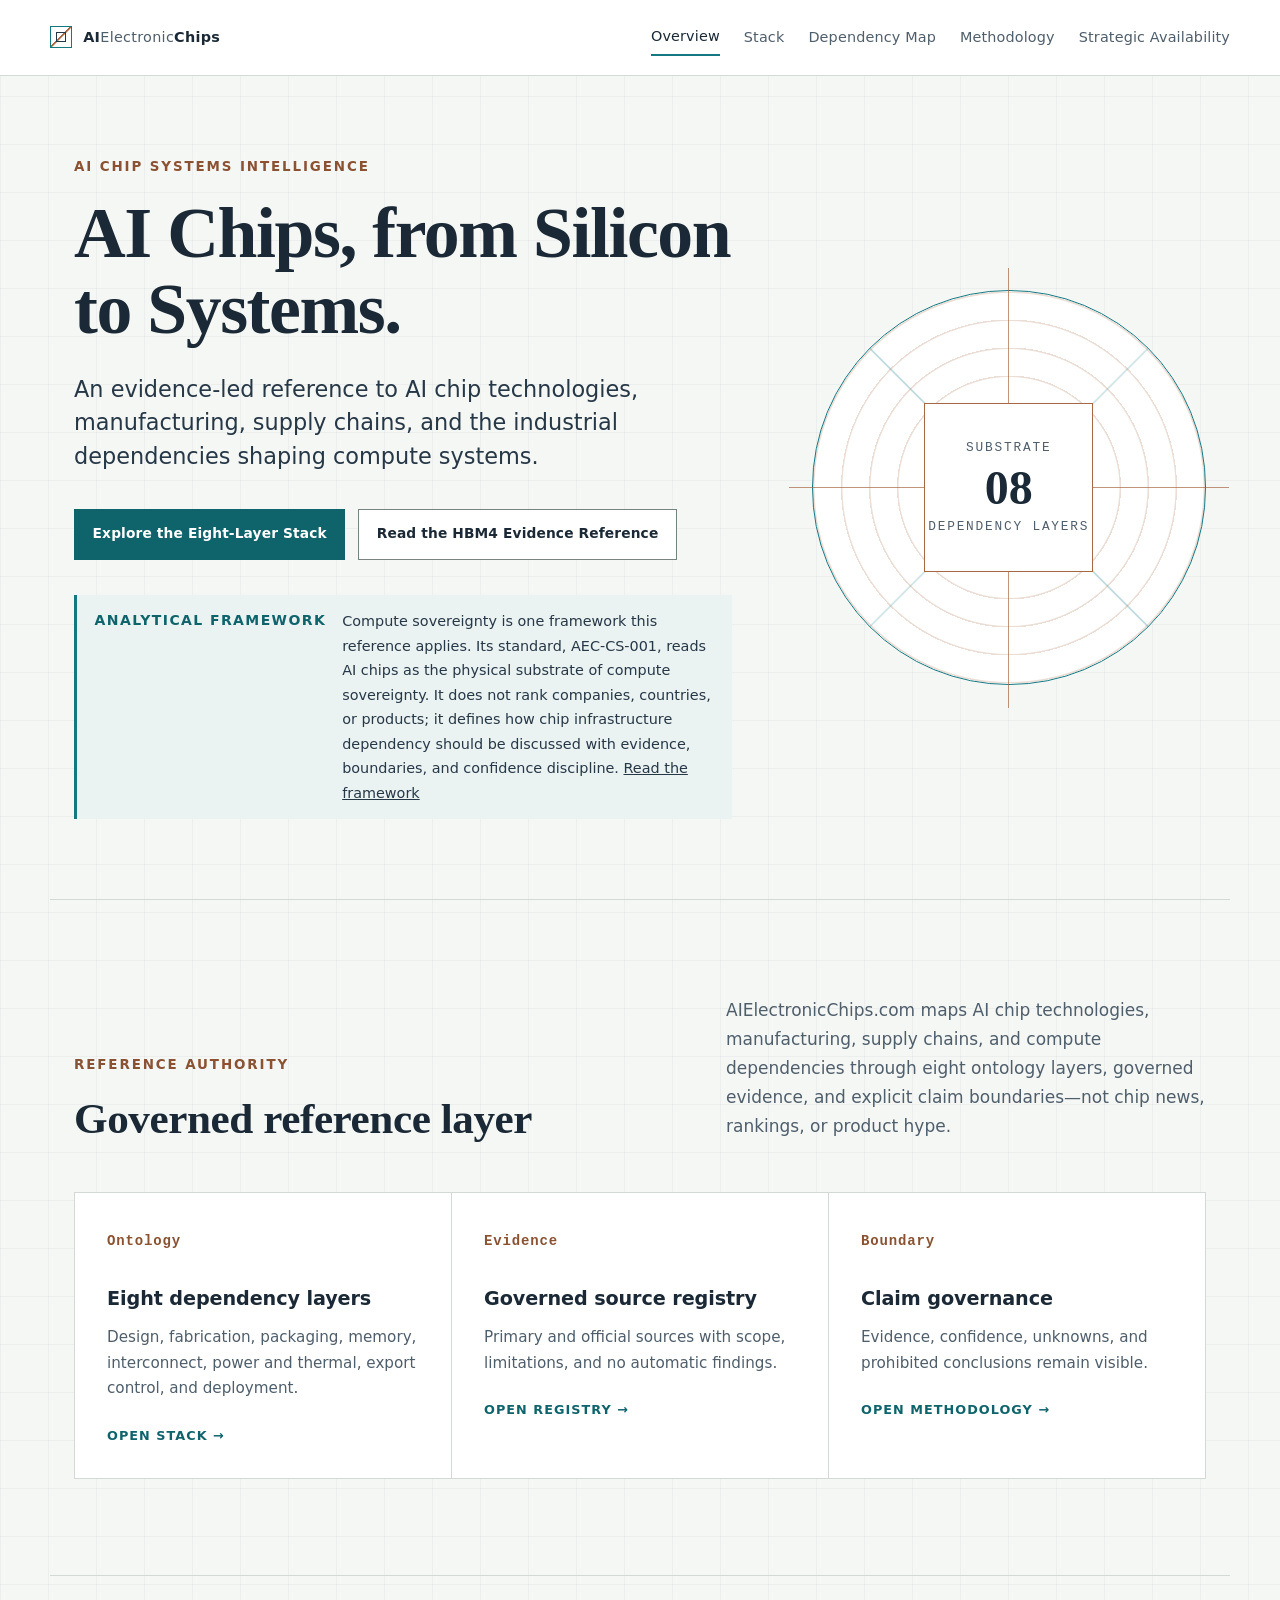
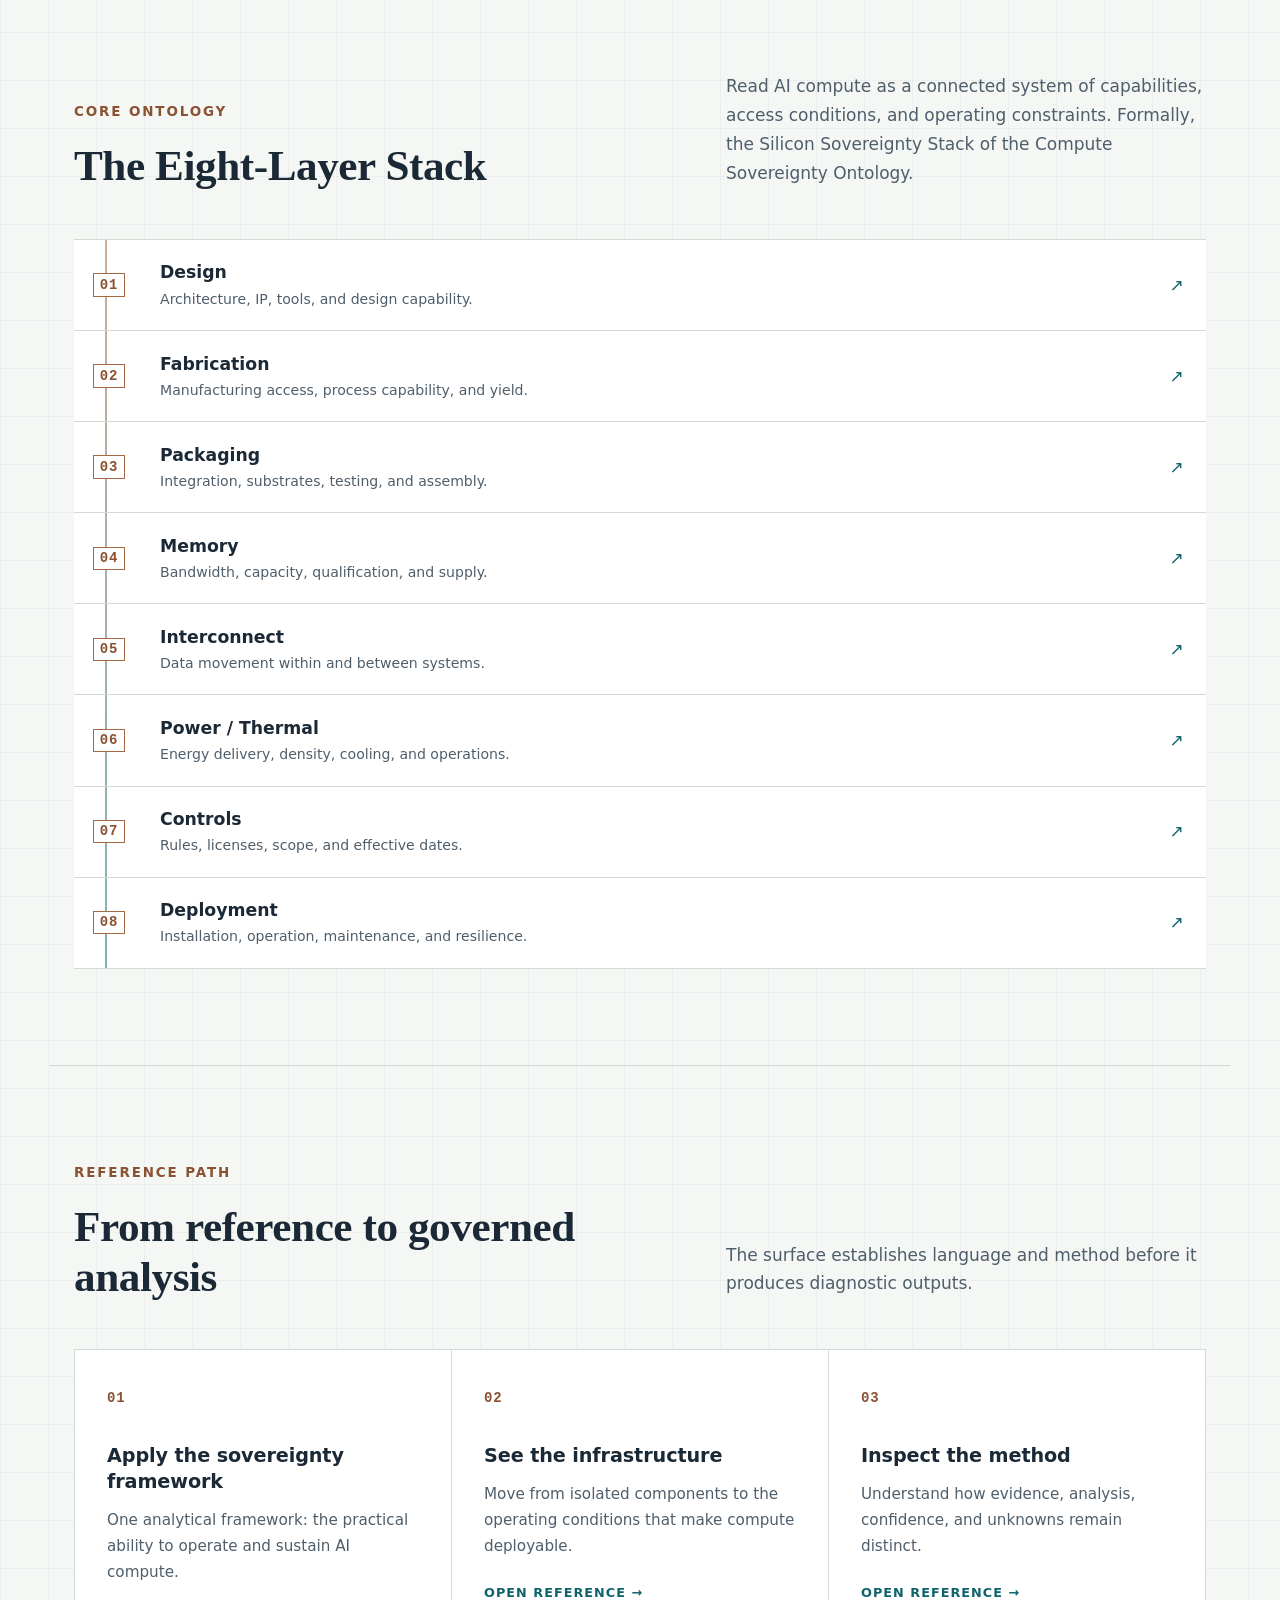
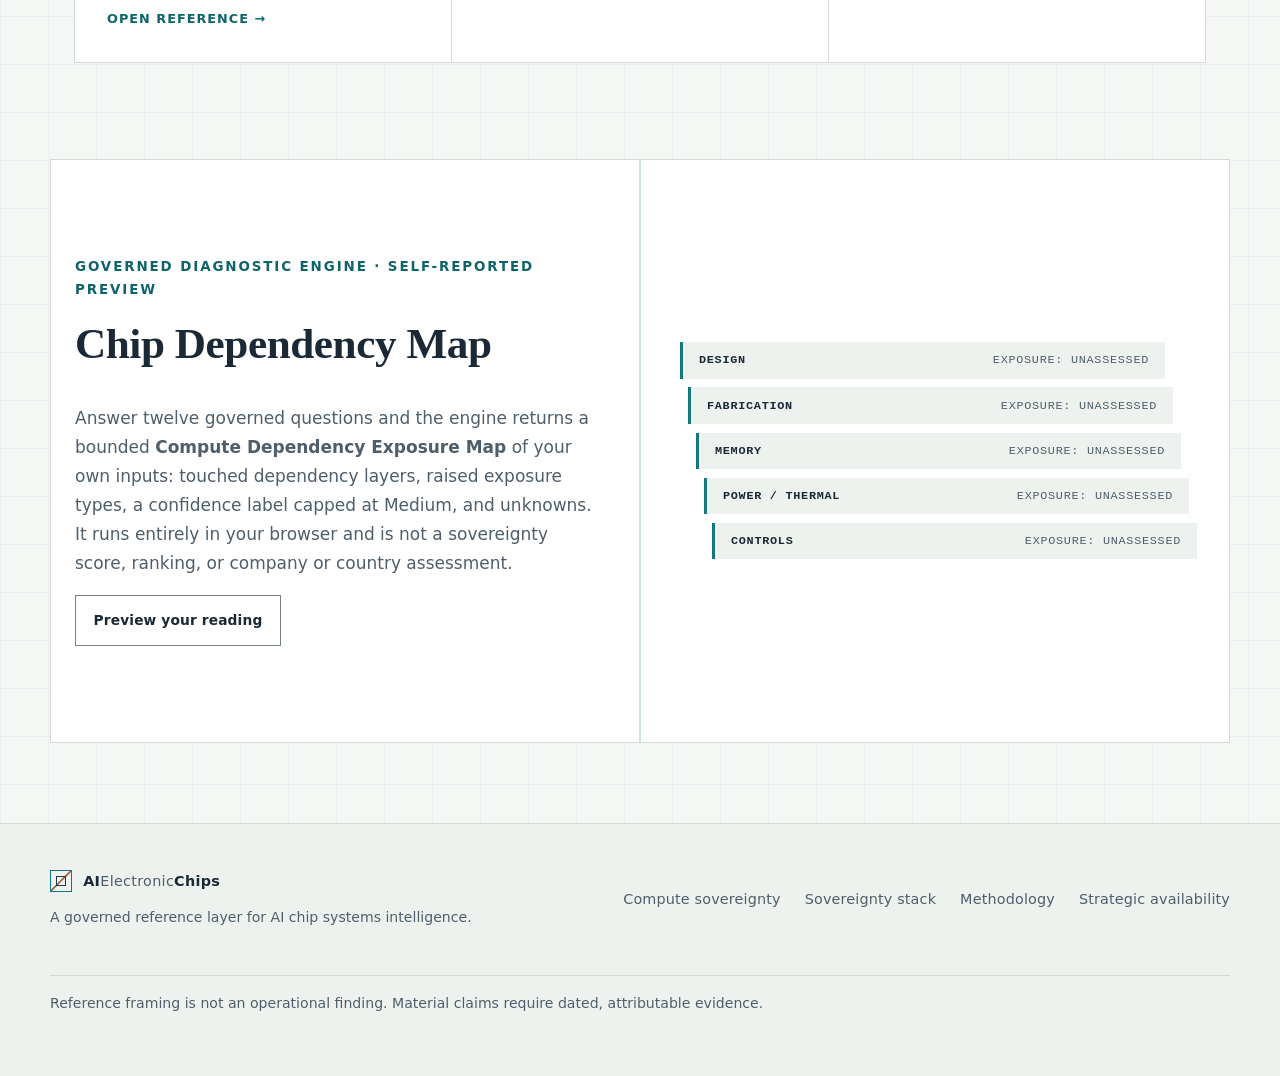
<file: index.html>
<!doctype html>
<html lang="en">
<head>
  <meta charset="utf-8">
  <meta name="viewport" content="width=device-width, initial-scale=1">
  <title>AI Chips, from Silicon to Systems | AIElectronicChips.com</title>
  <meta name="description" content="An evidence-led reference to AI chip technologies, manufacturing, supply chains, and the industrial dependencies shaping compute systems, organized as an eight-layer dependency stack with governed sources.">
  <meta name="robots" content="index, follow">
  <link rel="canonical" href="https://aielectronicchips.com/">
  <meta property="og:type" content="website">
  <meta property="og:site_name" content="AIElectronicChips.com">
  <meta property="og:title" content="AI Chips, from Silicon to Systems">
  <meta property="og:description" content="An evidence-led reference to AI chip technologies, manufacturing, supply chains, and the industrial dependencies shaping compute systems.">
  <meta property="og:url" content="https://aielectronicchips.com/">
  <meta property="og:image" content="https://aielectronicchips.com/assets/og/home.png">
  <meta property="og:image:width" content="1200">
  <meta property="og:image:height" content="630">
  <meta property="og:image:alt" content="AIElectronicChips.com — AI Chips, from Silicon to Systems">
  <meta name="twitter:card" content="summary_large_image">
  <link rel="stylesheet" href="/assets/css/main.css">
  <script type="application/ld+json">
{
  "@context": "https://schema.org",
  "@graph": [
    {
      "@type": "Organization",
      "@id": "https://aielectronicchips.com/#organization",
      "name": "AIElectronicChips.com",
      "url": "https://aielectronicchips.com/",
      "logo": "https://aielectronicchips.com/assets/og/home.png",
      "slogan": "AI Chips, from Silicon to Systems.",
      "description": "An evidence-led reference to AI chip technologies, manufacturing, supply chains, system integration, and compute dependencies, built on an eight-layer dependency ontology, a governed source registry, and explicit claim boundaries. Compute sovereignty is one of the analytical frameworks it applies.",
      "knowsAbout": [
        "AI chip technologies",
        "semiconductor manufacturing and foundry capacity",
        "advanced packaging",
        "high-bandwidth memory",
        "AI infrastructure interconnects",
        "data center power and cooling constraints",
        "semiconductor export controls",
        "AI compute deployment",
        "AI chip supply chain dependency",
        "compute sovereignty"
      ]
    },
    {
      "@type": "WebSite",
      "@id": "https://aielectronicchips.com/#website",
      "name": "AIElectronicChips.com — AI Chip Systems Intelligence",
      "url": "https://aielectronicchips.com/",
      "publisher": {
        "@id": "https://aielectronicchips.com/#organization"
      },
      "about": {
        "@id": "https://aielectronicchips.com/sovereignty-stack/#ontology"
      },
      "inLanguage": "en"
    },
    {
      "@type": "DefinedTermSet",
      "@id": "https://aielectronicchips.com/sovereignty-stack/#ontology",
      "name": "Compute Sovereignty Ontology",
      "alternateName": "Silicon Sovereignty Stack",
      "url": "https://aielectronicchips.com/sovereignty-stack/",
      "description": "The eight-layer ontology through which AIElectronicChips.com reads AI compute dependency: Design, Fabrication, Packaging, Memory, Interconnect, Power / Thermal, Export-Control, and Deployment. No layer is sovereign in isolation.",
      "creator": {
        "@id": "https://aielectronicchips.com/#organization"
      },
      "hasDefinedTerm": [
        {
          "@type": "DefinedTerm",
          "@id": "https://aielectronicchips.com/design-fabrication-packaging/#design",
          "name": "Design Layer",
          "termCode": "01",
          "url": "https://aielectronicchips.com/design-fabrication-packaging/"
        },
        {
          "@type": "DefinedTerm",
          "@id": "https://aielectronicchips.com/design-fabrication-packaging/#fabrication",
          "name": "Fabrication Layer",
          "termCode": "02",
          "url": "https://aielectronicchips.com/design-fabrication-packaging/"
        },
        {
          "@type": "DefinedTerm",
          "@id": "https://aielectronicchips.com/design-fabrication-packaging/#packaging",
          "name": "Packaging Layer",
          "termCode": "03",
          "url": "https://aielectronicchips.com/design-fabrication-packaging/"
        },
        {
          "@type": "DefinedTerm",
          "@id": "https://aielectronicchips.com/hbm-memory/#memory",
          "name": "Memory Layer",
          "termCode": "04",
          "url": "https://aielectronicchips.com/hbm-memory/"
        },
        {
          "@type": "DefinedTerm",
          "@id": "https://aielectronicchips.com/interconnects/#interconnect",
          "name": "Interconnect Layer",
          "termCode": "05",
          "url": "https://aielectronicchips.com/interconnects/"
        },
        {
          "@type": "DefinedTerm",
          "@id": "https://aielectronicchips.com/power-and-thermal-limits/#power-thermal",
          "name": "Power / Thermal Layer",
          "termCode": "06",
          "url": "https://aielectronicchips.com/power-and-thermal-limits/"
        },
        {
          "@type": "DefinedTerm",
          "@id": "https://aielectronicchips.com/export-control-layer/#export-control",
          "name": "Export-Control Layer",
          "termCode": "07",
          "url": "https://aielectronicchips.com/export-control-layer/"
        },
        {
          "@type": "DefinedTerm",
          "@id": "https://aielectronicchips.com/ai-chip-infrastructure/#deployment",
          "name": "Deployment Layer",
          "termCode": "08",
          "url": "https://aielectronicchips.com/ai-chip-infrastructure/"
        }
      ]
    },
    {
      "@type": "WebPage",
      "@id": "https://aielectronicchips.com/#webpage",
      "url": "https://aielectronicchips.com/",
      "name": "AI Chips, from Silicon to Systems",
      "description": "An evidence-led reference to AI chip technologies, manufacturing, supply chains, and the industrial dependencies shaping compute systems.",
      "isPartOf": {
        "@id": "https://aielectronicchips.com/#website"
      },
      "inLanguage": "en",
      "mainEntity": {
        "@id": "https://aielectronicchips.com/sovereignty-stack/#ontology"
      }
    }
  ]
}
  </script>
</head>
<body>
  <a class="skip-link" href="#main">Skip to main content</a>
  <header class="site-header">
    <a class="brand" href="/" aria-label="AIElectronicChips.com home"><span class="brand-mark" aria-hidden="true"></span><span>AI<span>Electronic</span>Chips</span></a>
    <nav class="primary-nav" aria-label="Primary navigation"><a href="/" aria-current="page">Overview</a><a href="/sovereignty-stack/">Stack</a><a href="/chip-dependency-map/">Dependency Map</a><a href="/methodology/">Methodology</a><a href="/strategic-availability/">Strategic Availability</a></nav>
  </header>
  <main id="main"><section class="home-hero"><div class="hero-copy"><p class="eyebrow">AI Chip Systems Intelligence</p><h1>AI Chips, from Silicon to Systems.</h1><p class="lead">An evidence-led reference to AI chip technologies, manufacturing, supply chains, and the industrial dependencies shaping compute systems.</p><div class="hero-actions"><a class="button primary" href="/sovereignty-stack/">Explore the Eight-Layer Stack</a><a class="button" href="/hbm-memory/">Read the HBM4 Evidence Reference</a></div><div class="framing-note"><strong>Analytical framework</strong><span>Compute sovereignty is one framework this reference applies. Its standard, <span class="nowrap">AEC-CS-001</span>, reads AI chips as the physical substrate of compute sovereignty. It does not rank companies, countries, or products; it defines how chip infrastructure dependency should be discussed with evidence, boundaries, and confidence discipline. <a href="/compute-sovereignty/">Read the framework</a></span></div></div><div class="wafer" aria-hidden="true"><div class="wafer-core"><span>SUBSTRATE</span><strong>08</strong><small>DEPENDENCY LAYERS</small></div></div>  </section>
  <section class="home-section" aria-labelledby="authority-title"><div class="section-heading"><div><div class="section-label">Reference authority</div><h2 id="authority-title">Governed reference layer</h2></div><p>AIElectronicChips.com maps AI chip technologies, manufacturing, supply chains, and compute dependencies through eight ontology layers, governed evidence, and explicit claim boundaries—not chip news, rankings, or product hype.</p></div><div class="feature-grid"><a class="feature-card" href="/sovereignty-stack/"><span class="layer-id">Ontology</span><h3>Eight dependency layers</h3><p>Design, fabrication, packaging, memory, interconnect, power and thermal, export control, and deployment.</p><span class="text-link">Open stack →</span></a><a class="feature-card" href="/sources/"><span class="layer-id">Evidence</span><h3>Governed source registry</h3><p>Primary and official sources with scope, limitations, and no automatic findings.</p><span class="text-link">Open registry →</span></a><a class="feature-card" href="/methodology/"><span class="layer-id">Boundary</span><h3>Claim governance</h3><p>Evidence, confidence, unknowns, and prohibited conclusions remain visible.</p><span class="text-link">Open methodology →</span></a></div></section>
  <section class="home-section stack-home" aria-labelledby="stack-title"><div class="section-heading"><div><div class="section-label">Core ontology</div><h2 id="stack-title">The Eight-Layer Stack</h2></div><p>Read AI compute as a connected system of capabilities, access conditions, and operating constraints. Formally, the Silicon Sovereignty Stack of the Compute Sovereignty Ontology.</p></div><ol class="stack"><li><a href="/design-fabrication-packaging/"><span class="layer-id">01</span><span><strong>Design</strong><small>Architecture, IP, tools, and design capability.</small></span><span class="arrow" aria-hidden="true">↗</span></a></li><li><a href="/design-fabrication-packaging/"><span class="layer-id">02</span><span><strong>Fabrication</strong><small>Manufacturing access, process capability, and yield.</small></span><span class="arrow" aria-hidden="true">↗</span></a></li><li><a href="/design-fabrication-packaging/"><span class="layer-id">03</span><span><strong>Packaging</strong><small>Integration, substrates, testing, and assembly.</small></span><span class="arrow" aria-hidden="true">↗</span></a></li><li><a href="/hbm-memory/"><span class="layer-id">04</span><span><strong>Memory</strong><small>Bandwidth, capacity, qualification, and supply.</small></span><span class="arrow" aria-hidden="true">↗</span></a></li><li><a href="/interconnects/"><span class="layer-id">05</span><span><strong>Interconnect</strong><small>Data movement within and between systems.</small></span><span class="arrow" aria-hidden="true">↗</span></a></li><li><a href="/power-and-thermal-limits/"><span class="layer-id">06</span><span><strong>Power / Thermal</strong><small>Energy delivery, density, cooling, and operations.</small></span><span class="arrow" aria-hidden="true">↗</span></a></li><li><a href="/export-control-layer/"><span class="layer-id">07</span><span><strong>Controls</strong><small>Rules, licenses, scope, and effective dates.</small></span><span class="arrow" aria-hidden="true">↗</span></a></li><li><a href="/ai-chip-infrastructure/"><span class="layer-id">08</span><span><strong>Deployment</strong><small>Installation, operation, maintenance, and resilience.</small></span><span class="arrow" aria-hidden="true">↗</span></a></li></ol></section>
  <section class="home-section"><div class="section-heading"><div><div class="section-label">Reference path</div><h2>From reference to governed analysis</h2></div><p>The surface establishes language and method before it produces diagnostic outputs.</p></div><div class="feature-grid"><a class="feature-card" href="/compute-sovereignty/"><span class="layer-id">01</span><h3>Apply the sovereignty framework</h3><p>One analytical framework: the practical ability to operate and sustain AI compute.</p><span class="text-link">Open reference →</span></a><a class="feature-card" href="/ai-chip-infrastructure/"><span class="layer-id">02</span><h3>See the infrastructure</h3><p>Move from isolated components to the operating conditions that make compute deployable.</p><span class="text-link">Open reference →</span></a><a class="feature-card" href="/methodology/"><span class="layer-id">03</span><h3>Inspect the method</h3><p>Understand how evidence, analysis, confidence, and unknowns remain distinct.</p><span class="text-link">Open reference →</span></a></div></section>
  <section class="home-section instrument-preview" aria-labelledby="map-title"><div><div class="section-label blue">Governed diagnostic engine · Self-reported preview</div><h2 id="map-title">Chip Dependency Map</h2><p>Answer twelve governed questions and the engine returns a bounded <strong>Compute Dependency Exposure Map</strong> of your own inputs: touched dependency layers, raised exposure types, a confidence label capped at Medium, and unknowns. It runs entirely in your browser and is not a sovereignty score, ranking, or company or country assessment.</p><a class="button" href="/chip-dependency-map/">Preview your reading</a></div><div class="preview-stack" aria-hidden="true"><span style="--i:0">DESIGN<b>EXPOSURE: UNASSESSED</b></span><span style="--i:1">FABRICATION<b>EXPOSURE: UNASSESSED</b></span><span style="--i:2">MEMORY<b>EXPOSURE: UNASSESSED</b></span><span style="--i:3">POWER / THERMAL<b>EXPOSURE: UNASSESSED</b></span><span style="--i:4">CONTROLS<b>EXPOSURE: UNASSESSED</b></span></div></section></main>
  <footer class="site-footer">
    <div><a class="brand footer-brand" href="/"><span class="brand-mark" aria-hidden="true"></span><span>AI<span>Electronic</span>Chips</span></a><p>A governed reference layer for AI chip systems intelligence.</p></div>
    <nav aria-label="Footer navigation"><a href="/compute-sovereignty/">Compute sovereignty</a><a href="/sovereignty-stack/">Sovereignty stack</a><a href="/methodology/">Methodology</a><a href="/strategic-availability/">Strategic availability</a></nav>
    <p class="footer-note">Reference framing is not an operational finding. Material claims require dated, attributable evidence.</p>
  </footer>
</body>
</html>
</file>
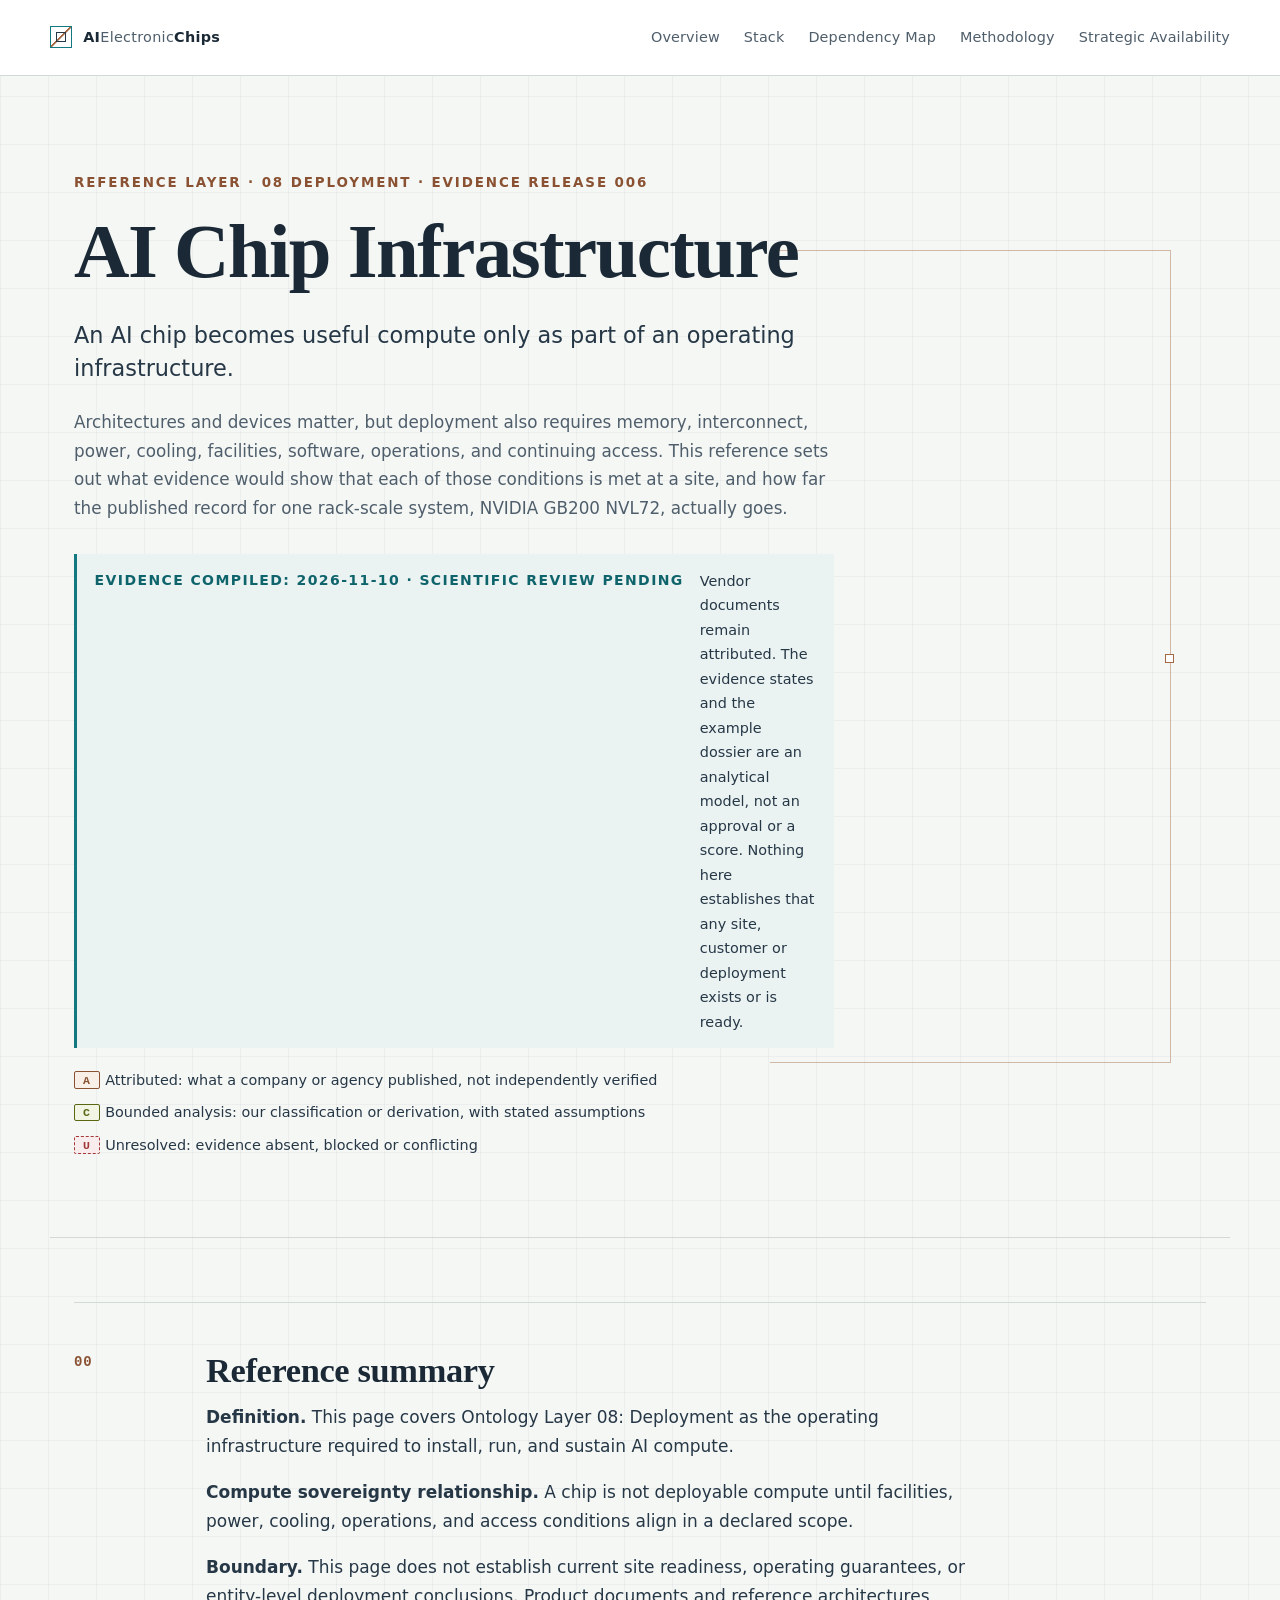
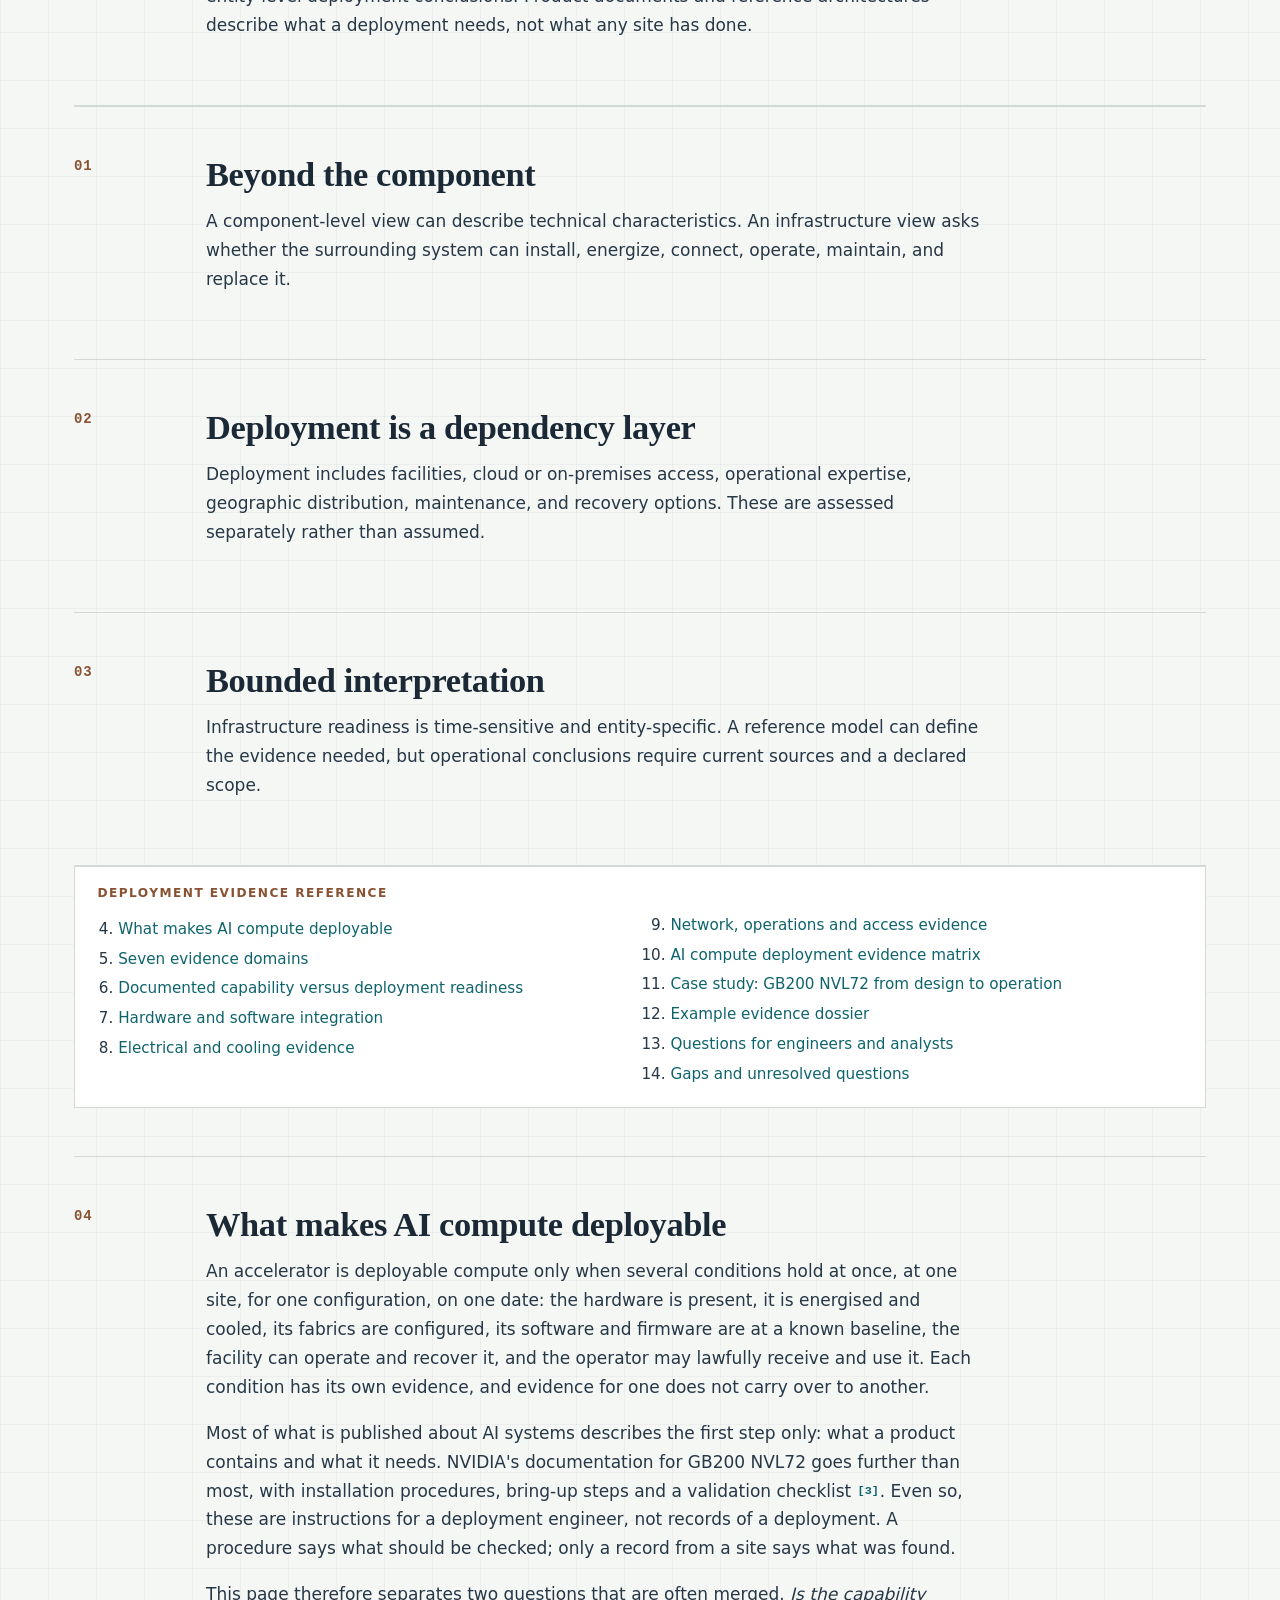
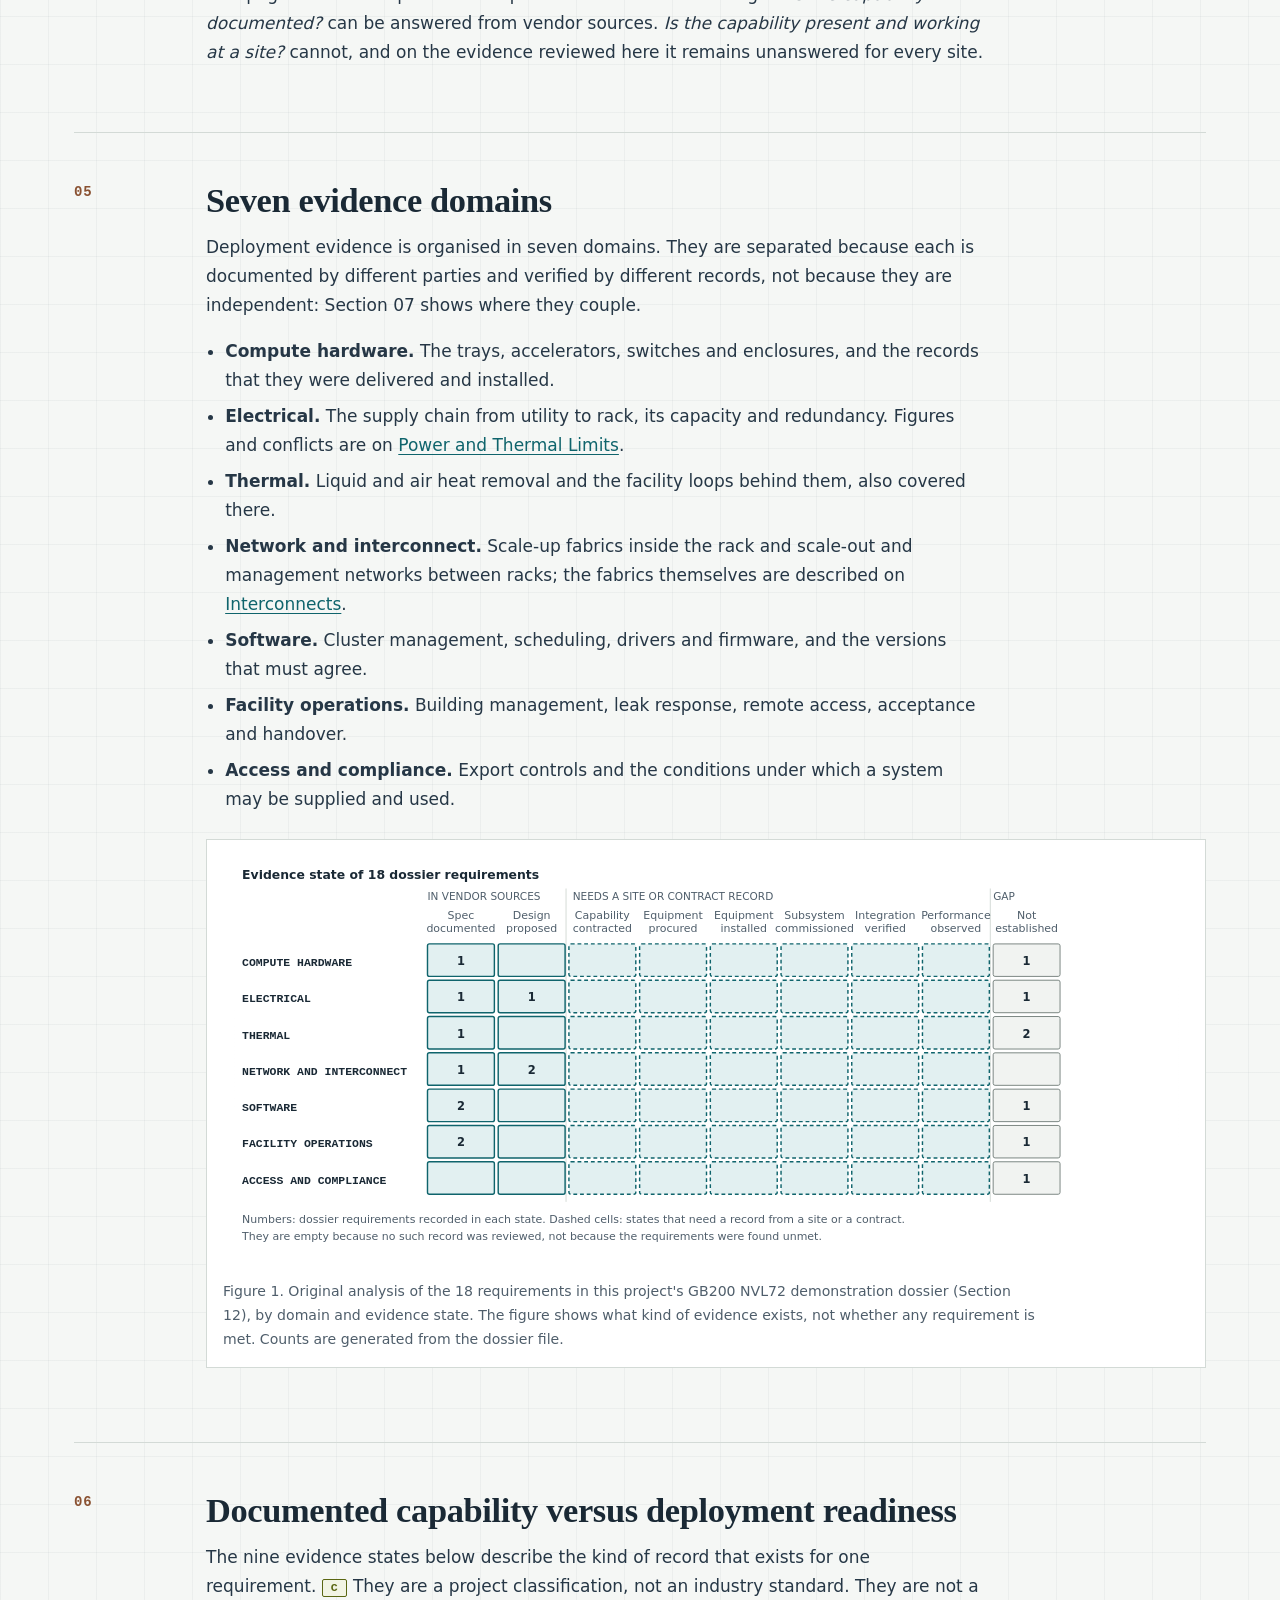
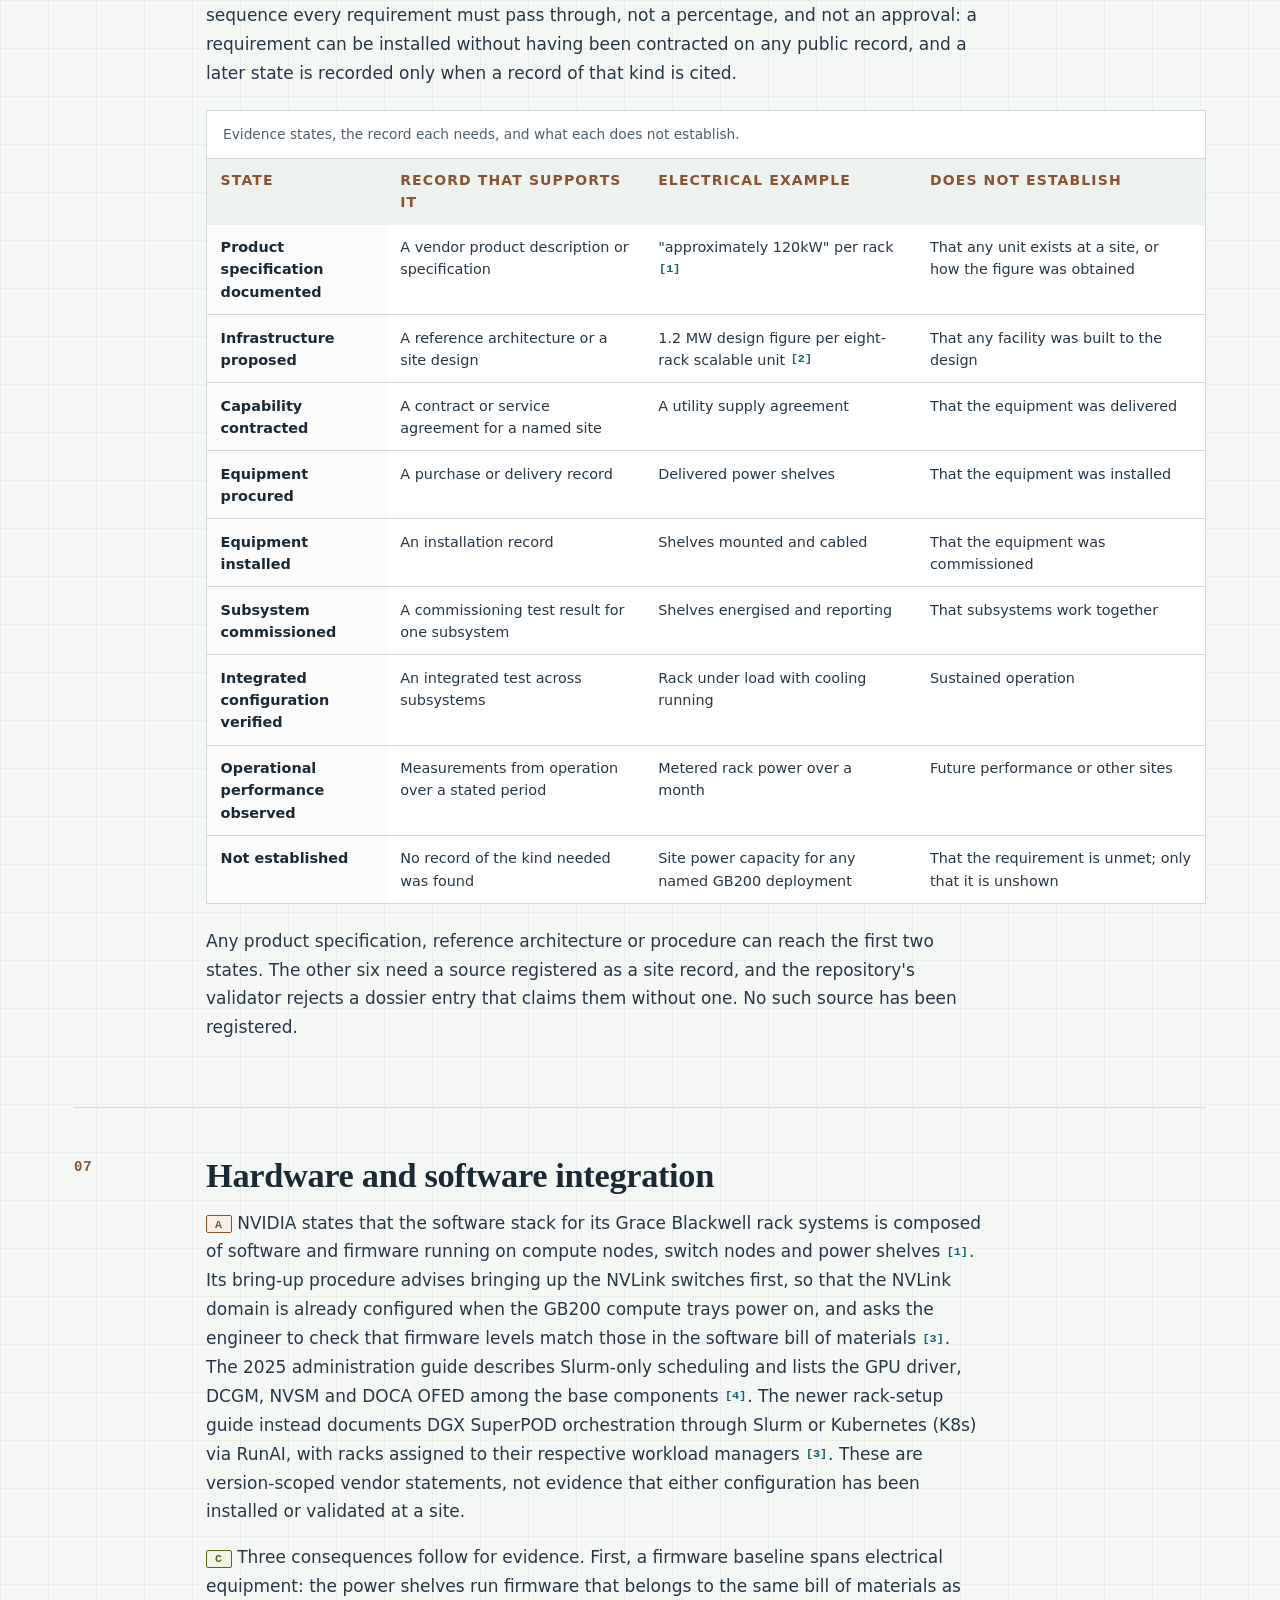
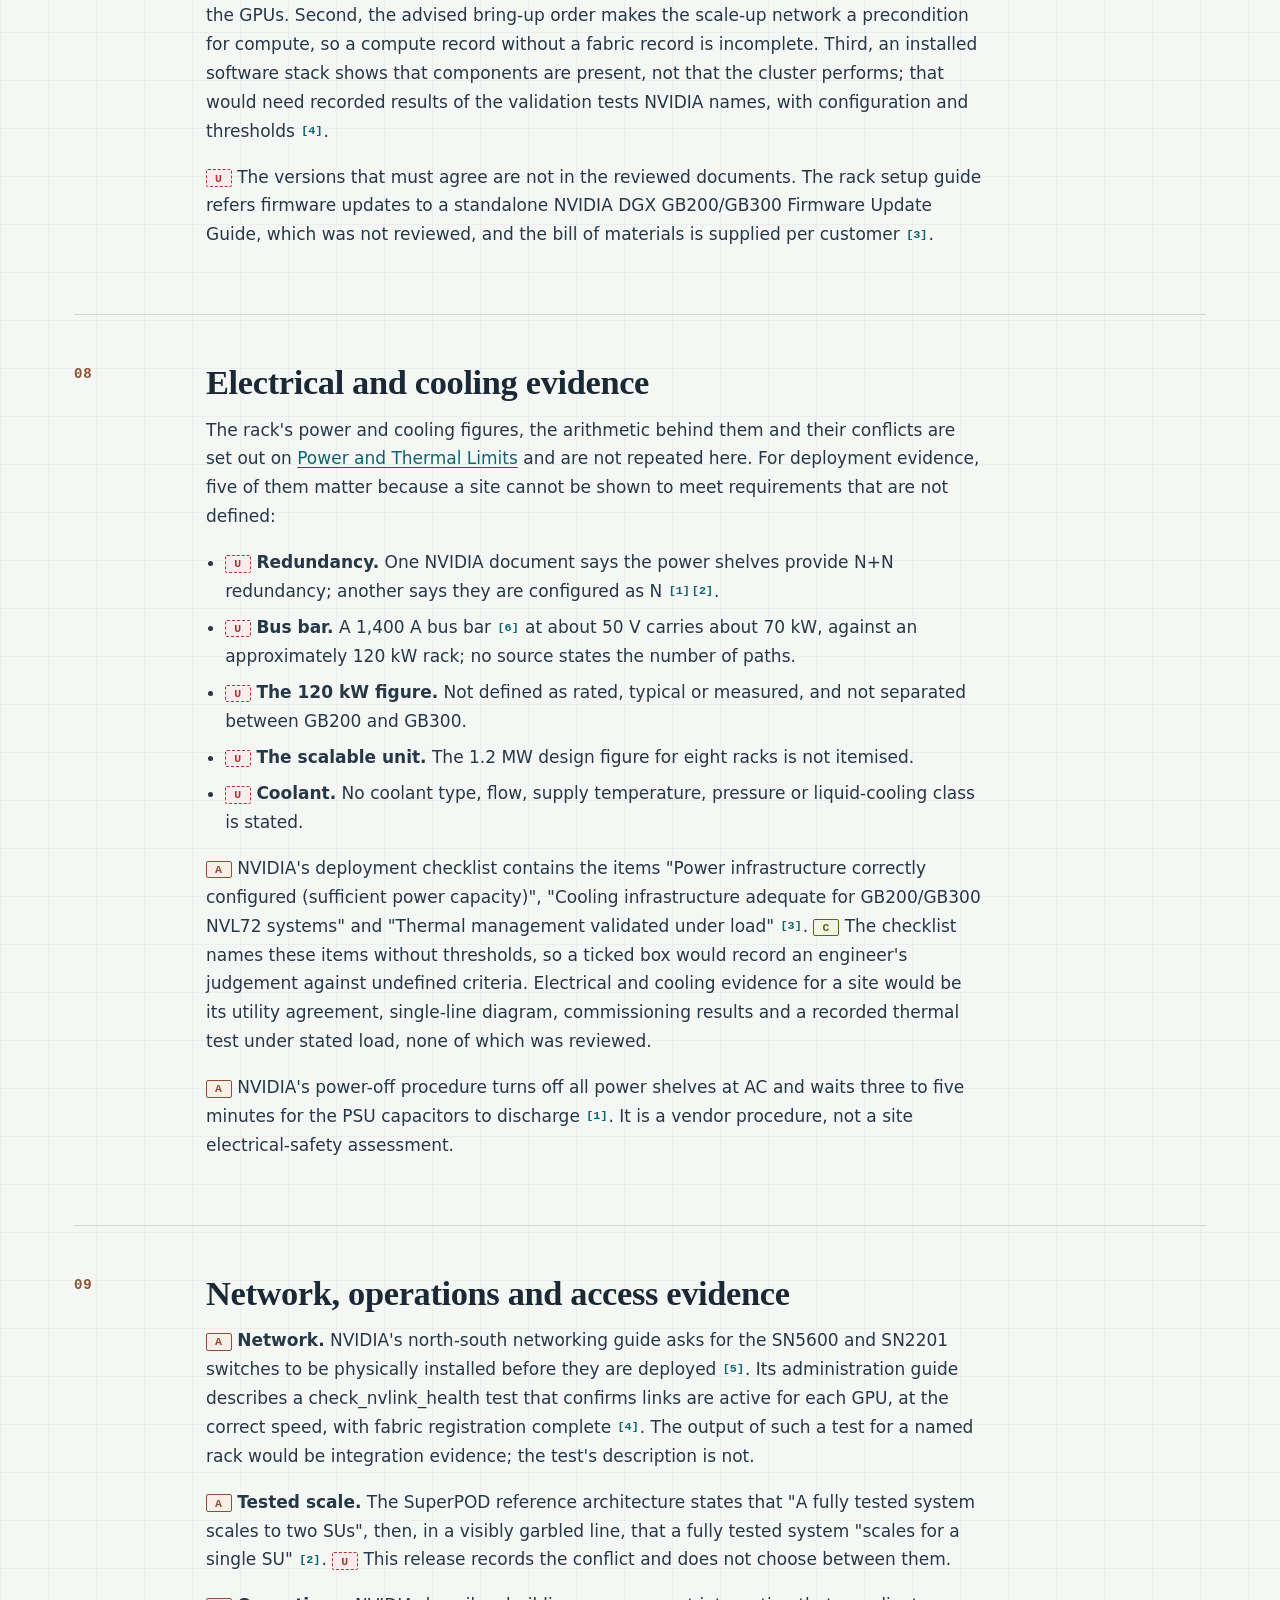
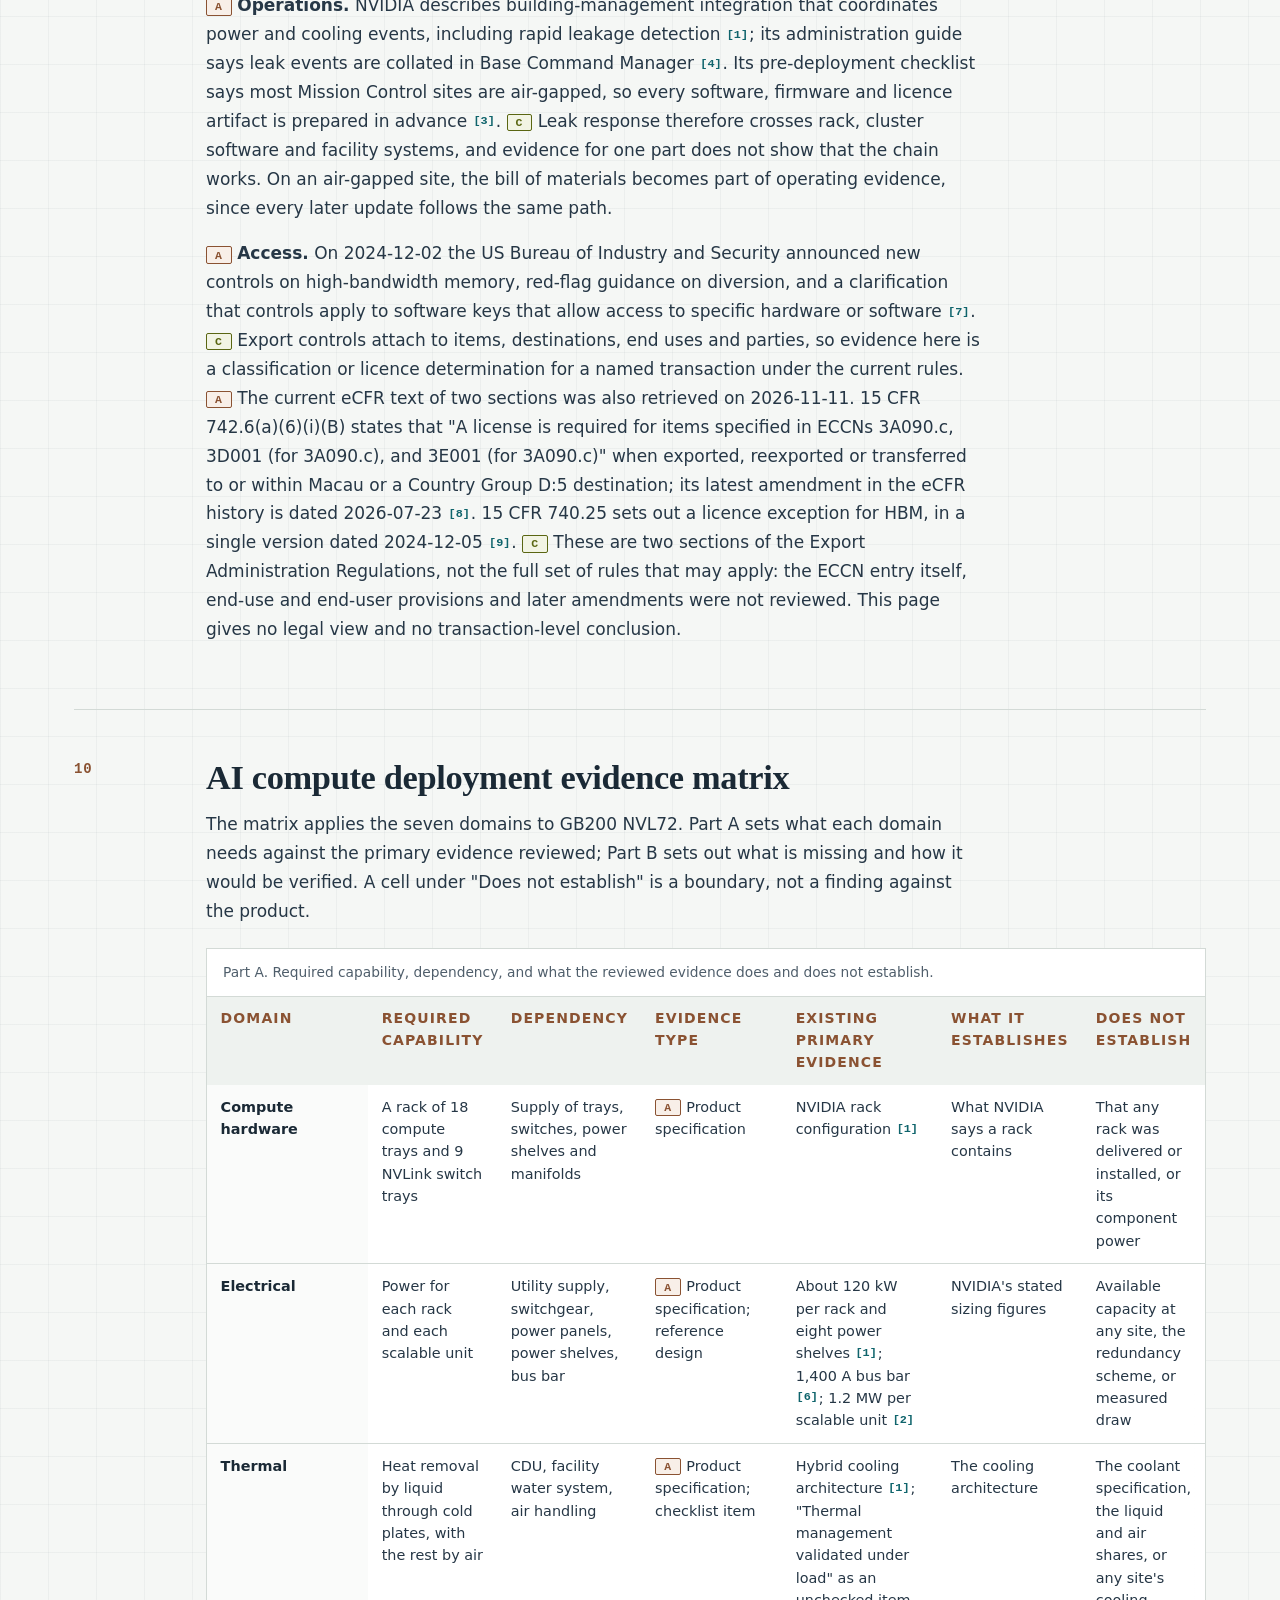
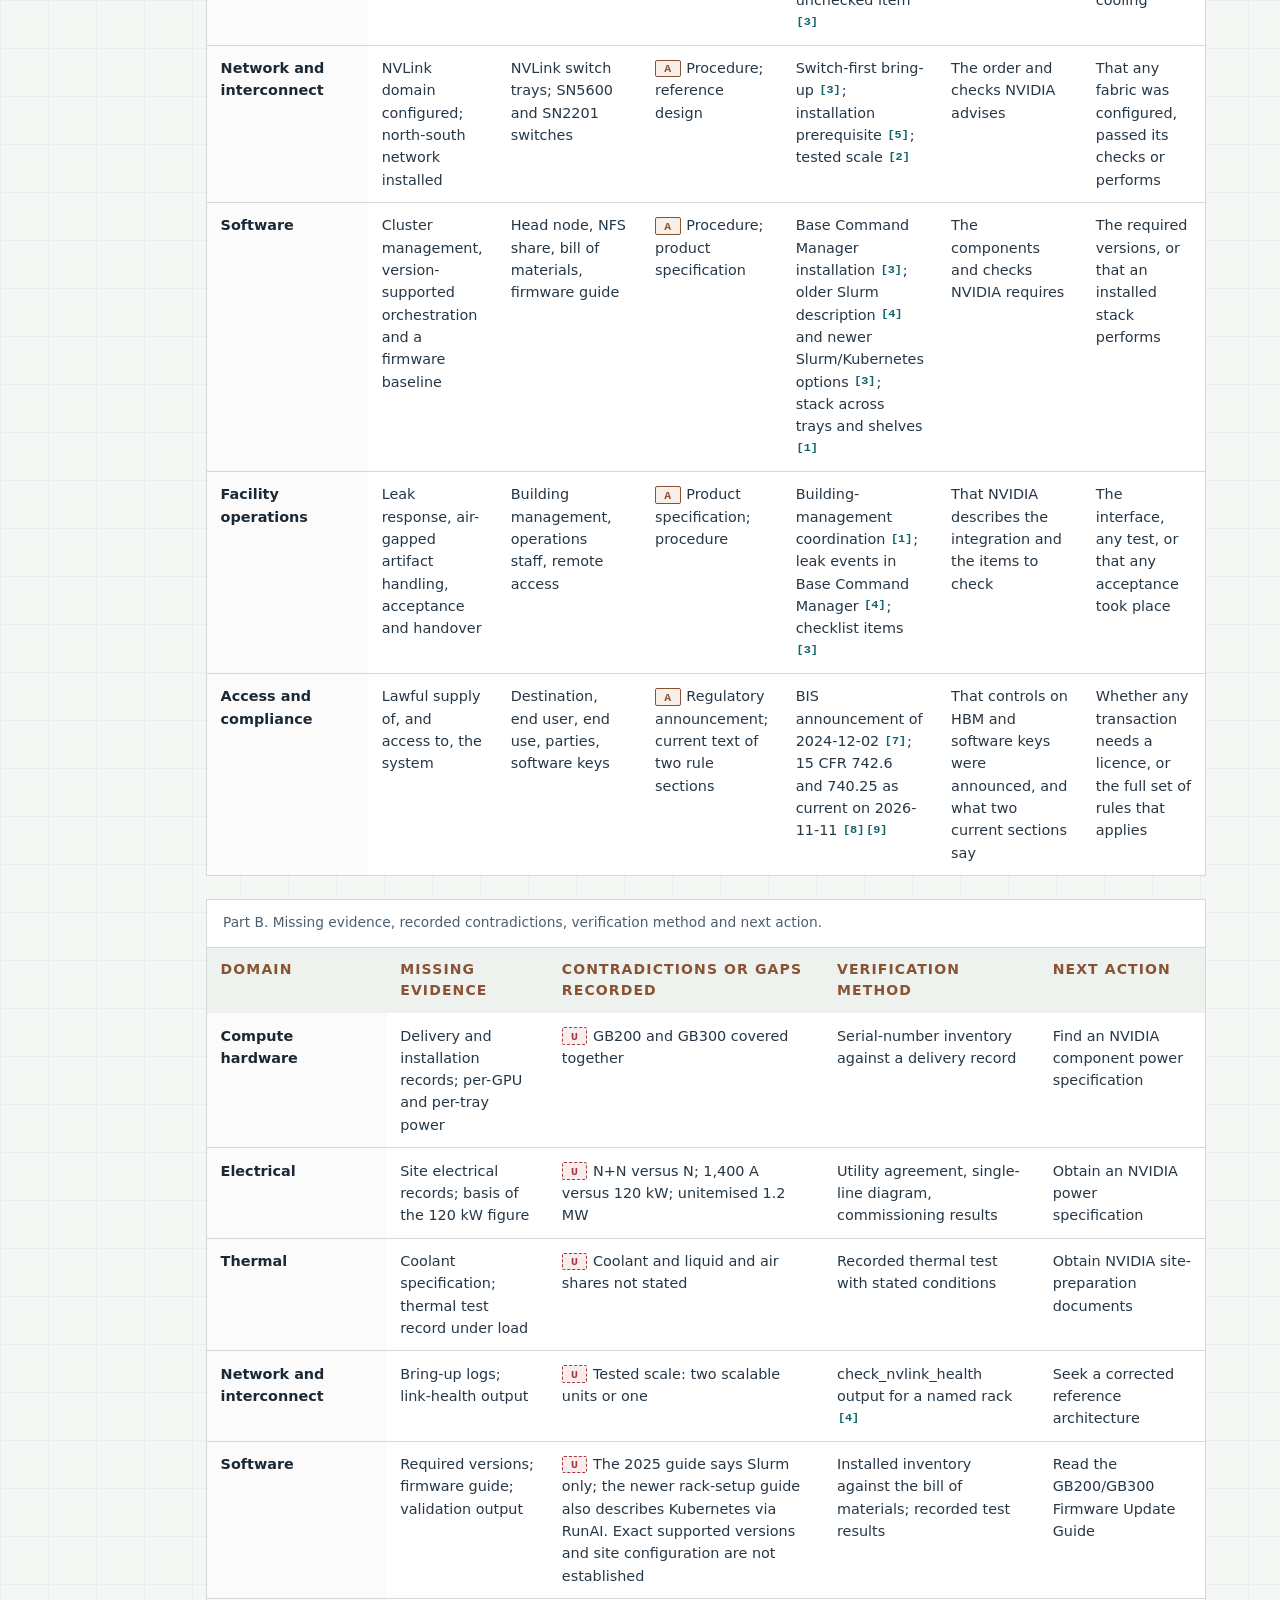
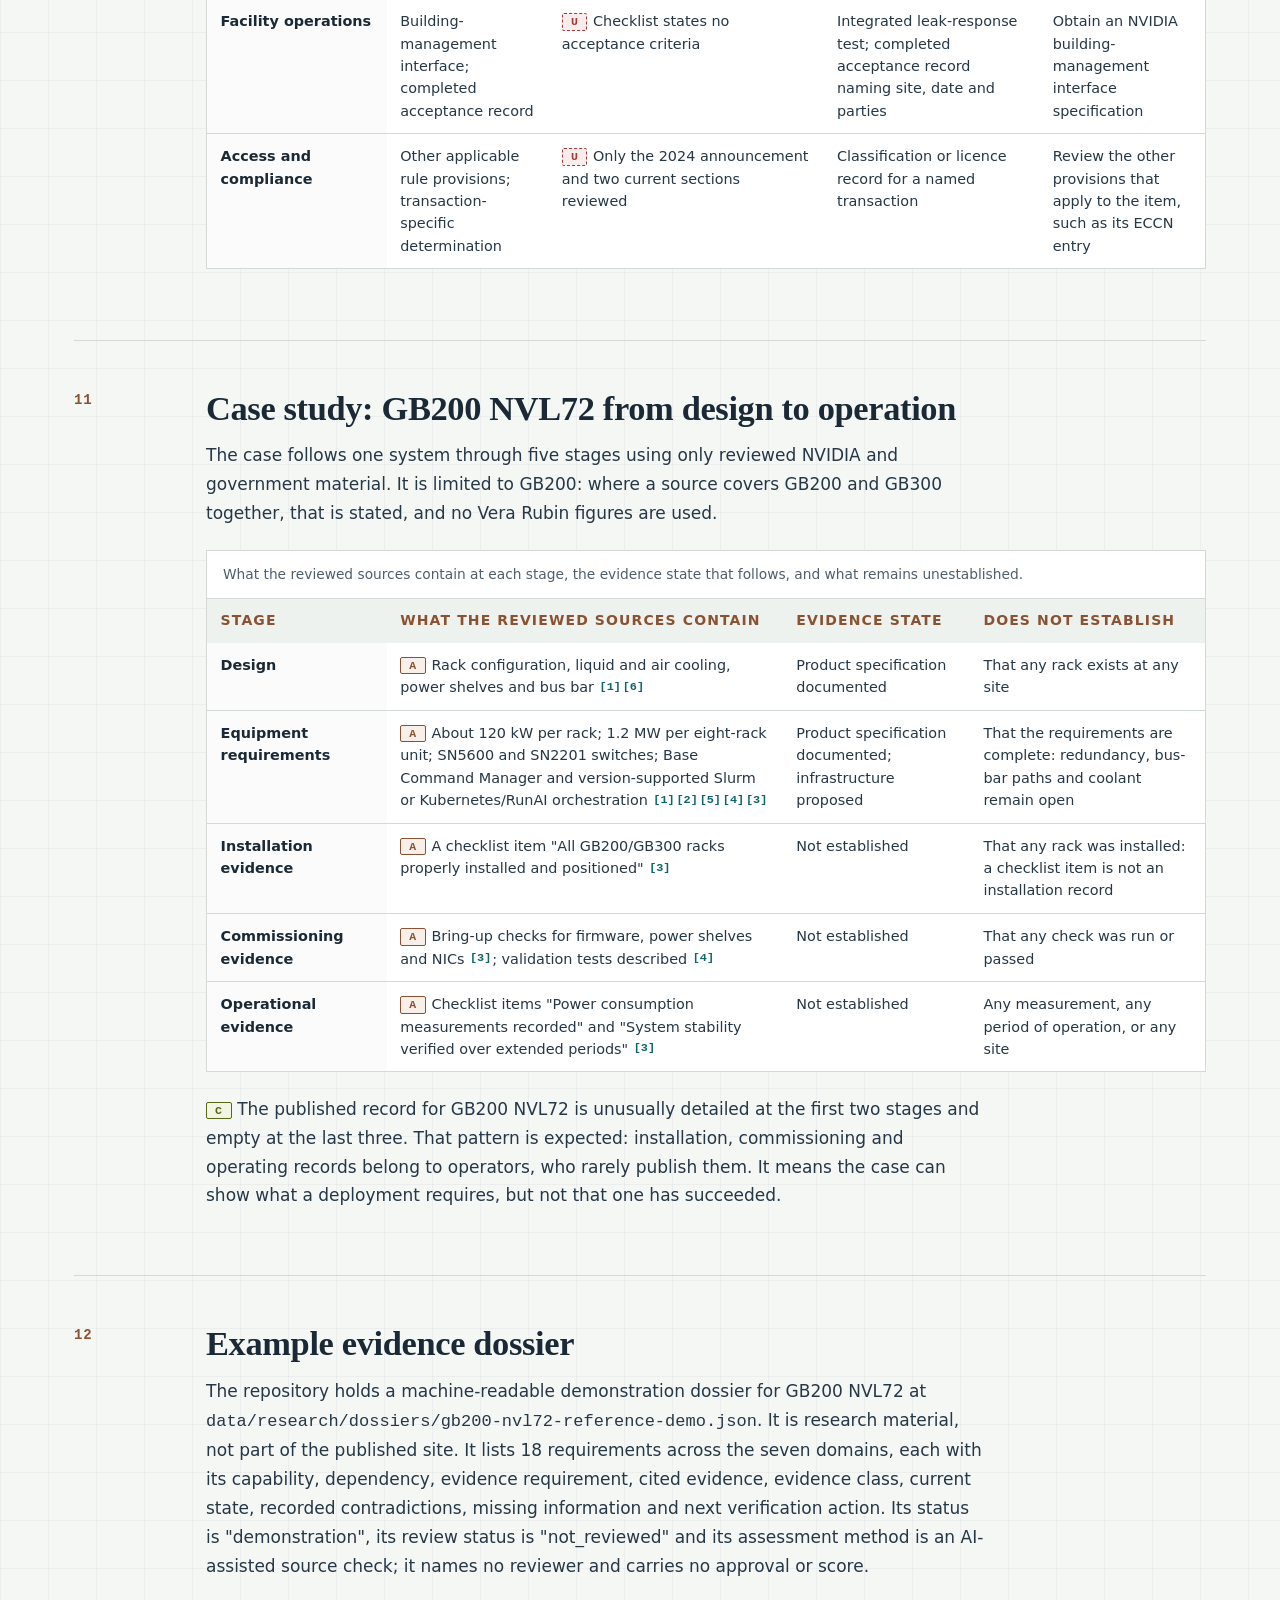
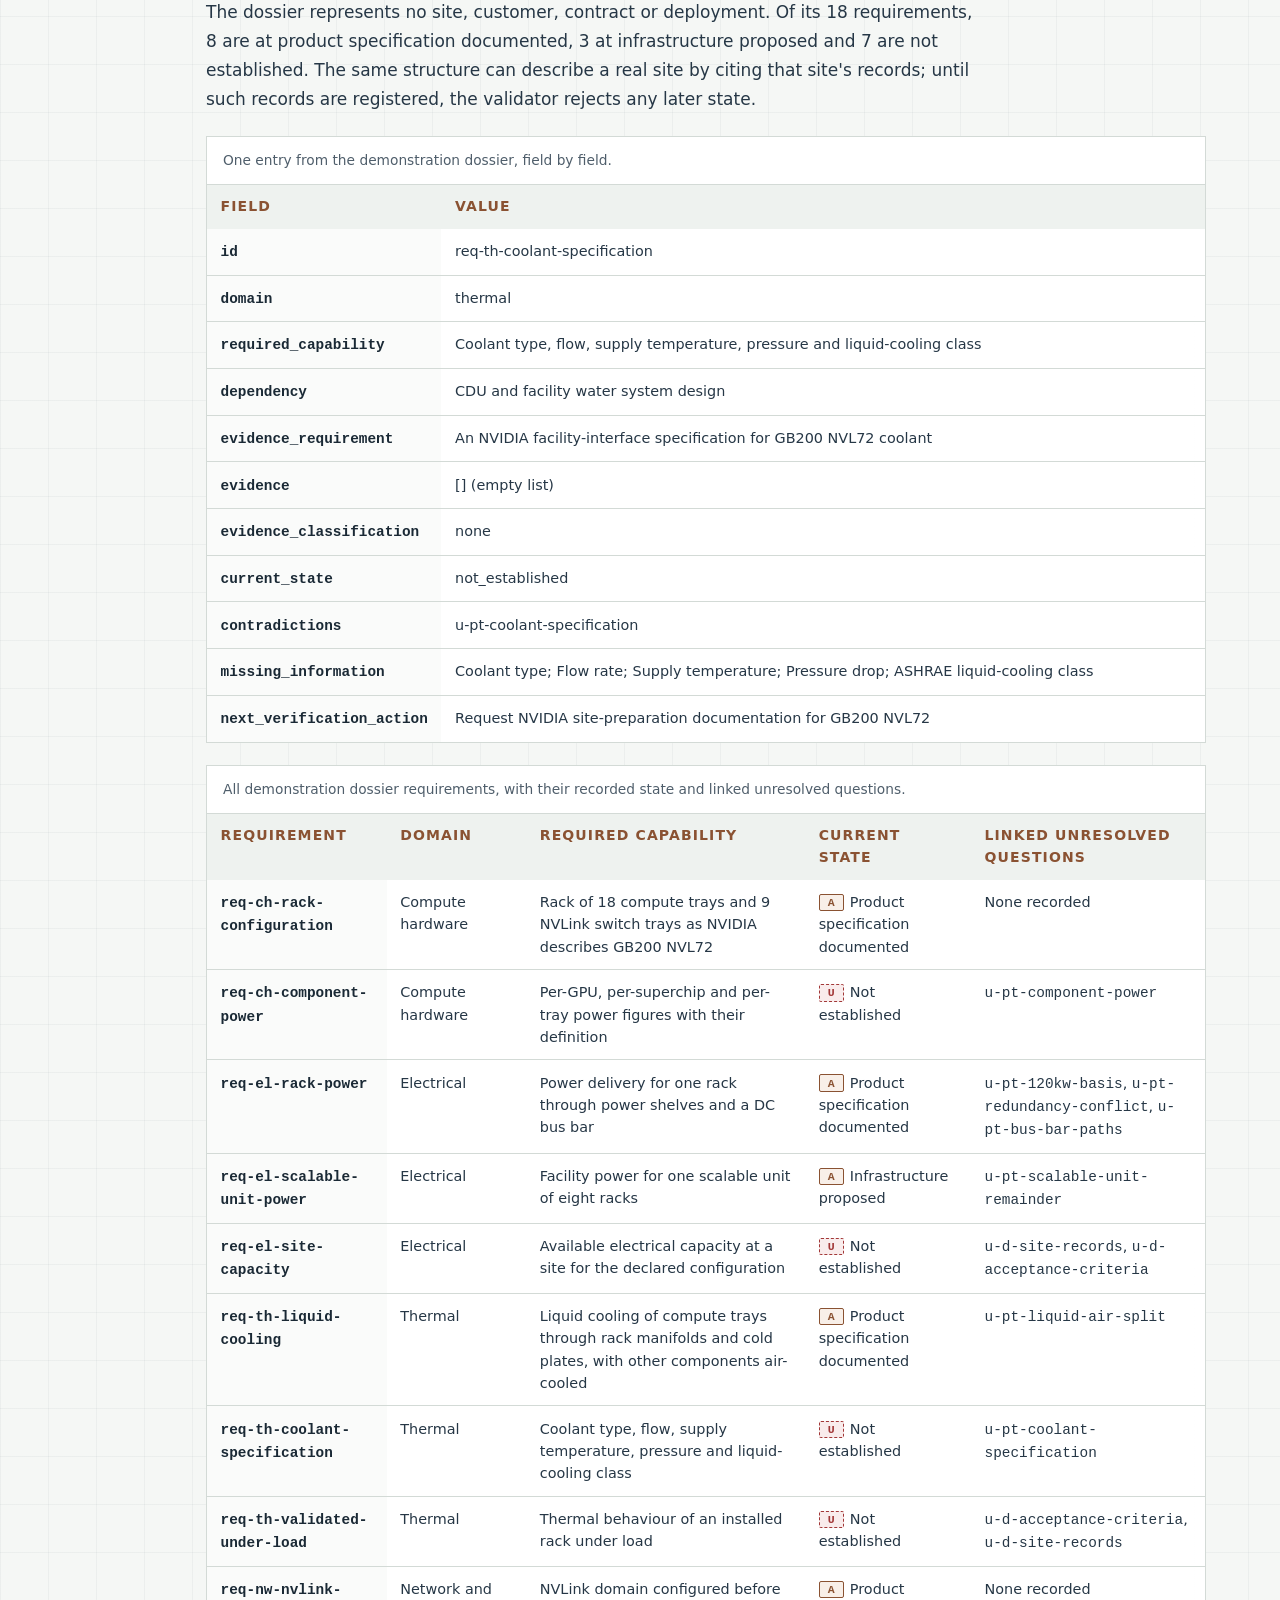
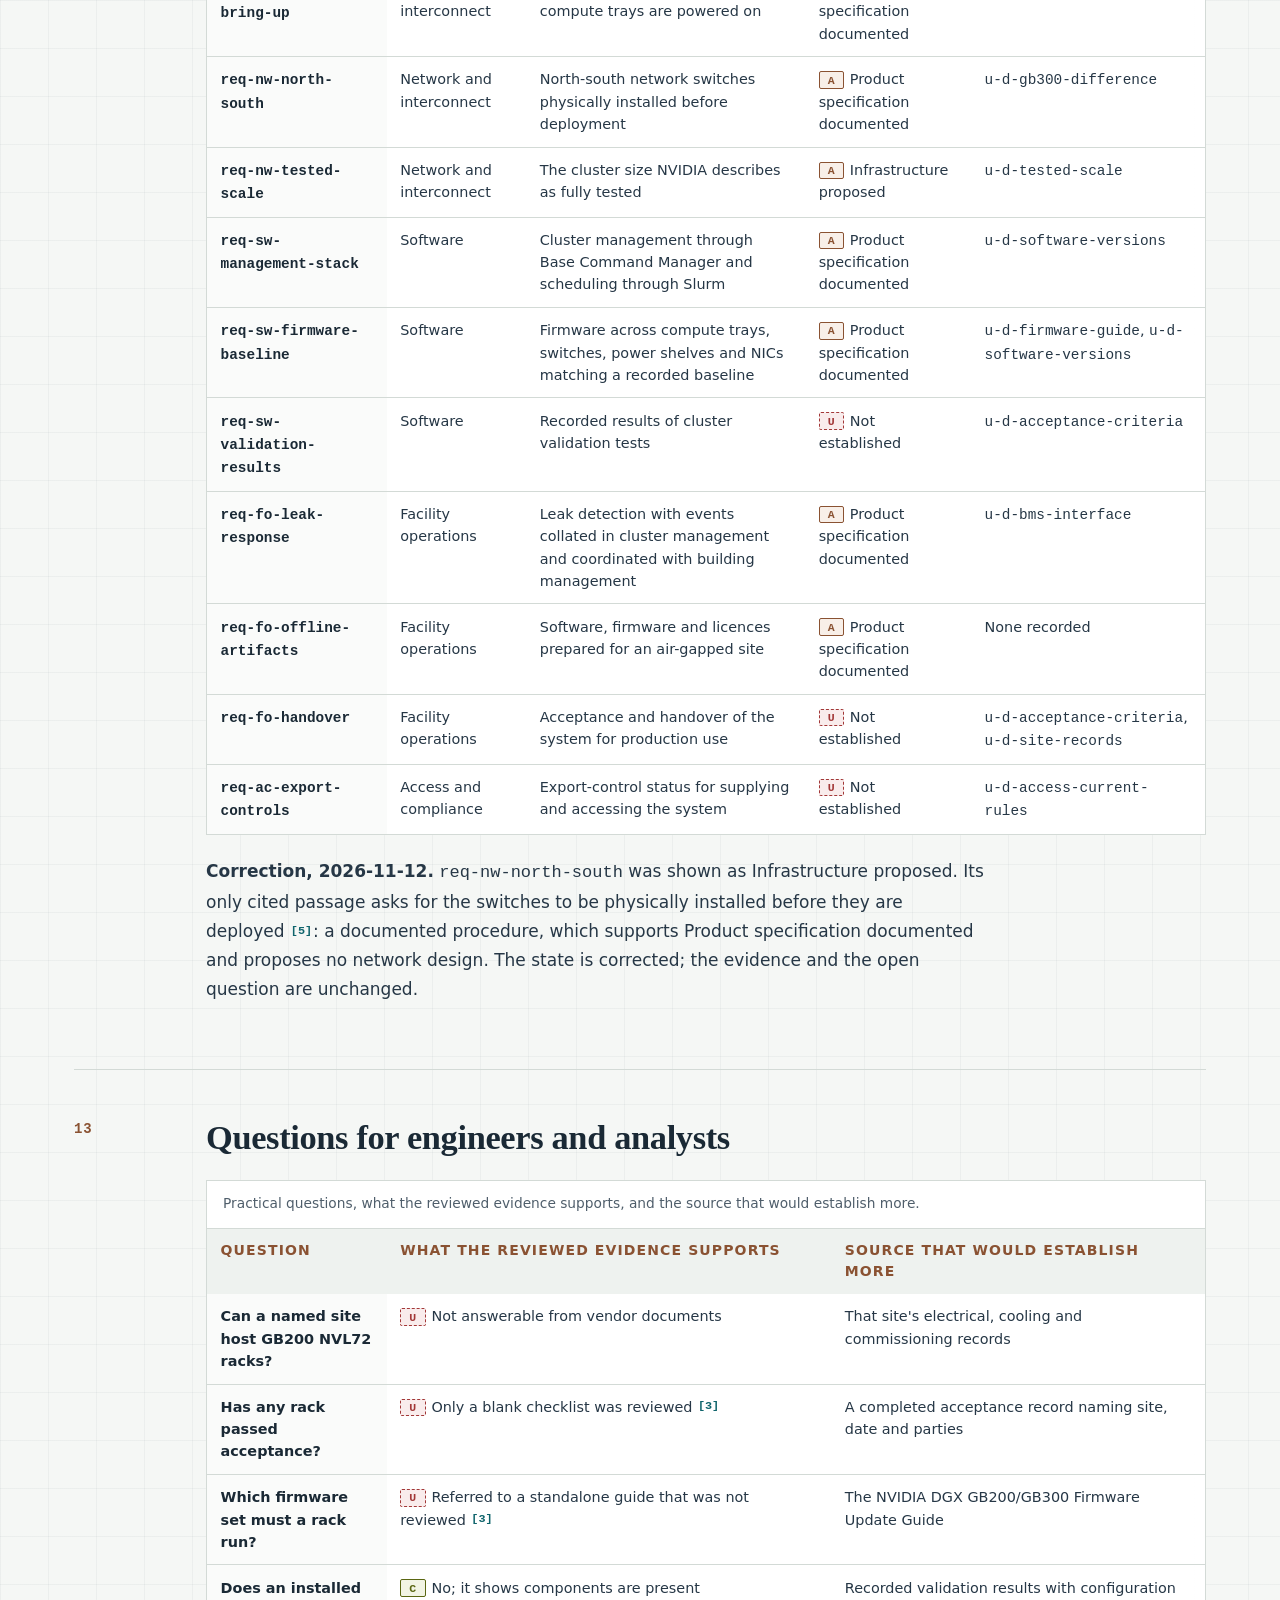
<file: ai-chip-infrastructure/index.html>
<!doctype html>
<html lang="en">
<head>
  <meta charset="utf-8">
  <meta name="viewport" content="width=device-width, initial-scale=1">
  <title>AI Chip Infrastructure | AIElectronicChips.com</title>
  <meta name="description" content="Why AI chips must be understood as infrastructure rather than isolated hardware.">
  <meta name="robots" content="index, follow">
  <link rel="canonical" href="https://aielectronicchips.com/ai-chip-infrastructure/">
  <meta property="og:type" content="website">
  <meta property="og:site_name" content="AIElectronicChips.com">
  <meta property="og:title" content="AI Chip Infrastructure">
  <meta property="og:description" content="Why AI chips must be understood as infrastructure rather than isolated hardware.">
  <meta property="og:url" content="https://aielectronicchips.com/ai-chip-infrastructure/">
  <meta property="og:image" content="https://aielectronicchips.com/assets/og/ai-chip-infrastructure.png">
  <meta property="og:image:width" content="1200">
  <meta property="og:image:height" content="630">
  <meta property="og:image:alt" content="AIElectronicChips.com — governed reference layer">
  <meta name="twitter:card" content="summary_large_image">
  <link rel="stylesheet" href="/assets/css/main.css">
  <link rel="stylesheet" href="/assets/css/evidence.css">
  <script type="application/ld+json">
{
  "@context": "https://schema.org",
  "@graph": [
    {
      "@type": "WebPage",
      "@id": "https://aielectronicchips.com/ai-chip-infrastructure/#webpage",
      "url": "https://aielectronicchips.com/ai-chip-infrastructure/",
      "name": "AI Chip Infrastructure",
      "description": "Ontology layer 08: whether compute can be installed, operated, maintained, and recovered — the deployment conditions that make AI compute real.",
      "isPartOf": {
        "@id": "https://aielectronicchips.com/#website"
      },
      "inLanguage": "en",
      "mainEntity": {
        "@id": "https://aielectronicchips.com/ai-chip-infrastructure/#deployment"
      },
      "citation": [
        { "@type": "CreativeWork", "name": "NVIDIA DGX GB Rack Scale Systems User Guide", "publisher": { "@type": "Organization", "name": "NVIDIA" }, "datePublished": "2026-09-17", "url": "https://docs.nvidia.com/dgx/dgxgb200-user-guide/dgxgb200-user-guide.pdf" },
        { "@type": "CreativeWork", "name": "NVIDIA DGX SuperPOD Reference Architecture Featuring NVIDIA DGX GB200", "publisher": { "@type": "Organization", "name": "NVIDIA" }, "datePublished": "2025-09-03", "url": "https://docs.nvidia.com/dgx-superpod/reference-architecture-scalable-infrastructure-gb200/latest/_downloads/238ab33ee345a7241fc2f15eedc2ff6c/RA11338001-DSPGB200-ReferenceArch.pdf" },
        { "@type": "CreativeWork", "name": "NVIDIA Mission Control Management Plane and Rack Setup with NVIDIA DGX GB200/GB300 NVL72 Systems Installation Guide", "version": "2.5.0", "publisher": { "@type": "Organization", "name": "NVIDIA" }, "dateModified": "2026-11-09", "url": "https://docs.nvidia.com/mission-control/docs/rack-bring-up-install/2.5.0/index.html" },
        { "@type": "CreativeWork", "name": "NVIDIA Mission Control Software with NVIDIA GB200 NVL72 Systems Administration Guide", "publisher": { "@type": "Organization", "name": "NVIDIA" }, "datePublished": "2025-06-11", "url": "https://docs.nvidia.com/pdf/nvidia-mission-control-software-with-nvidia-gb200-nvl72-systems-administration-guide.pdf" },
        { "@type": "CreativeWork", "name": "Commerce Strengthens Export Controls to Restrict China's Capability to Produce Advanced Semiconductors for Military Applications", "publisher": { "@type": "GovernmentOrganization", "name": "U.S. Department of Commerce, Bureau of Industry and Security" }, "datePublished": "2024-12-02", "url": "https://www.bis.gov/press-release/commerce-strengthens-export-controls-restrict-chinas-capability-produce-advanced-semiconductors-military" }
      ],
      "breadcrumb": {
        "@type": "BreadcrumbList",
        "itemListElement": [
          {
            "@type": "ListItem",
            "position": 1,
            "name": "AIElectronicChips.com",
            "item": "https://aielectronicchips.com/"
          },
          {
            "@type": "ListItem",
            "position": 2,
            "name": "AI Chip Infrastructure",
            "item": "https://aielectronicchips.com/ai-chip-infrastructure/"
          }
        ]
      }
    },
    {
      "@type": "DefinedTerm",
      "@id": "https://aielectronicchips.com/ai-chip-infrastructure/#deployment",
      "name": "Deployment Layer",
      "termCode": "08",
      "url": "https://aielectronicchips.com/ai-chip-infrastructure/",
      "description": "Can compute be installed, operated, and maintained? Covers data centers, cloud access, operations, maintenance, and geographic diversity.",
      "inDefinedTermSet": {
        "@id": "https://aielectronicchips.com/sovereignty-stack/#ontology"
      }
    }
  ]
}
  </script>
</head>
<body>
  <a class="skip-link" href="#main">Skip to main content</a>
  <header class="site-header">
    <a class="brand" href="/" aria-label="AIElectronicChips.com home"><span class="brand-mark" aria-hidden="true"></span><span>AI<span>Electronic</span>Chips</span></a>
    <nav class="primary-nav" aria-label="Primary navigation"><a href="/">Overview</a><a href="/sovereignty-stack/">Stack</a><a href="/chip-dependency-map/">Dependency Map</a><a href="/methodology/">Methodology</a><a href="/strategic-availability/">Strategic Availability</a></nav>
  </header>
  <main id="main">
    <header class="page-hero">
      <div class="trace" aria-hidden="true"></div>
      <p class="eyebrow">Reference layer · 08 Deployment · Evidence release 006</p>
      <h1>AI Chip Infrastructure</h1>
      <p class="lead">An AI chip becomes useful compute only as part of an operating infrastructure.</p>
      <p class="intro">Architectures and devices matter, but deployment also requires memory, interconnect, power, cooling, facilities, software, operations, and continuing access. This reference sets out what evidence would show that each of those conditions is met at a site, and how far the published record for one rack-scale system, NVIDIA GB200 NVL72, actually goes.</p>
      <div class="framing-note"><strong>Evidence compiled: 2026-11-10 · Scientific review pending</strong><span>Vendor documents remain attributed. The evidence states and the example dossier are an analytical model, not an approval or a score. Nothing here establishes that any site, customer or deployment exists or is ready.</span></div>
      <ul class="class-legend" aria-label="Evidence classes used on this page">
        <li><span class="tag tag-a">A</span>Attributed: what a company or agency published, not independently verified</li>
        <li><span class="tag tag-c">C</span>Bounded analysis: our classification or derivation, with stated assumptions</li>
        <li><span class="tag tag-u">U</span>Unresolved: evidence absent, blocked or conflicting</li>
      </ul>
    </header>
    <div class="content-shell">
      <section class="reference-sections" aria-label="Reference authority summary">
        <article class="reference-block" id="summary"><div class="block-index">00</div><div>
          <h2>Reference summary</h2>
          <p><strong>Definition.</strong> This page covers Ontology Layer 08: Deployment as the operating infrastructure required to install, run, and sustain AI compute.</p>
          <p><strong>Compute sovereignty relationship.</strong> A chip is not deployable compute until facilities, power, cooling, operations, and access conditions align in a declared scope.</p>
          <p><strong>Boundary.</strong> This page does not establish current site readiness, operating guarantees, or entity-level deployment conclusions. Product documents and reference architectures describe what a deployment needs, not what any site has done.</p>
        </div></article>
      </section>

      <section class="reference-sections" aria-label="AI Chip Infrastructure reference sections">
        <article class="reference-block"><div class="block-index">01</div><div><h2>Beyond the component</h2><p>A component-level view can describe technical characteristics. An infrastructure view asks whether the surrounding system can install, energize, connect, operate, maintain, and replace it.</p></div></article>
        <article class="reference-block"><div class="block-index">02</div><div><h2>Deployment is a dependency layer</h2><p>Deployment includes facilities, cloud or on-premises access, operational expertise, geographic distribution, maintenance, and recovery options. These are assessed separately rather than assumed.</p></div></article>
        <article class="reference-block"><div class="block-index">03</div><div><h2>Bounded interpretation</h2><p>Infrastructure readiness is time-sensitive and entity-specific. A reference model can define the evidence needed, but operational conclusions require current sources and a declared scope.</p></div></article>
      </section>

      <nav class="ref-toc" aria-labelledby="toc-title">
        <h2 id="toc-title">Deployment evidence reference</h2>
        <ol start="4">
          <li><a href="#deployable">What makes AI compute deployable</a></li>
          <li><a href="#domains">Seven evidence domains</a></li>
          <li><a href="#states">Documented capability versus deployment readiness</a></li>
          <li><a href="#integration">Hardware and software integration</a></li>
          <li><a href="#electrical-cooling">Electrical and cooling evidence</a></li>
          <li><a href="#network-operations">Network, operations and access evidence</a></li>
          <li><a href="#matrix">AI compute deployment evidence matrix</a></li>
          <li><a href="#case-gb200">Case study: GB200 NVL72 from design to operation</a></li>
          <li><a href="#dossier">Example evidence dossier</a></li>
          <li><a href="#questions">Questions for engineers and analysts</a></li>
          <li><a href="#unresolved">Gaps and unresolved questions</a></li>
        </ol>
      </nav>

      <section class="reference-sections" aria-label="Deployment evidence reference">
        <article class="reference-block" id="deployable"><div class="block-index">04</div><div>
          <h2>What makes AI compute deployable</h2>
          <p class="detail">An accelerator is deployable compute only when several conditions hold at once, at one site, for one configuration, on one date: the hardware is present, it is energised and cooled, its fabrics are configured, its software and firmware are at a known baseline, the facility can operate and recover it, and the operator may lawfully receive and use it. Each condition has its own evidence, and evidence for one does not carry over to another.</p>
          <p class="detail">Most of what is published about AI systems describes the first step only: what a product contains and what it needs. NVIDIA's documentation for GB200 NVL72 goes further than most, with installation procedures, bring-up steps and a validation checklist <a class="cite" href="#ref-3">[3]</a>. Even so, these are instructions for a deployment engineer, not records of a deployment. A procedure says what should be checked; only a record from a site says what was found.</p>
          <p class="detail">This page therefore separates two questions that are often merged. <em>Is the capability documented?</em> can be answered from vendor sources. <em>Is the capability present and working at a site?</em> cannot, and on the evidence reviewed here it remains unanswered for every site.</p>
        </div></article>

        <article class="reference-block" id="domains"><div class="block-index">05</div><div>
          <h2>Seven evidence domains</h2>
          <p class="detail">Deployment evidence is organised in seven domains. They are separated because each is documented by different parties and verified by different records, not because they are independent: Section 07 shows where they couple.</p>
          <ul class="detail">
            <li><strong>Compute hardware.</strong> The trays, accelerators, switches and enclosures, and the records that they were delivered and installed.</li>
            <li><strong>Electrical.</strong> The supply chain from utility to rack, its capacity and redundancy. Figures and conflicts are on <a href="/power-and-thermal-limits/">Power and Thermal Limits</a>.</li>
            <li><strong>Thermal.</strong> Liquid and air heat removal and the facility loops behind them, also covered there.</li>
            <li><strong>Network and interconnect.</strong> Scale-up fabrics inside the rack and scale-out and management networks between racks; the fabrics themselves are described on <a href="/interconnects/">Interconnects</a>.</li>
            <li><strong>Software.</strong> Cluster management, scheduling, drivers and firmware, and the versions that must agree.</li>
            <li><strong>Facility operations.</strong> Building management, leak response, remote access, acceptance and handover.</li>
            <li><strong>Access and compliance.</strong> Export controls and the conditions under which a system may be supplied and used.</li>
          </ul>
          <figure class="ref-figure">
            <div class="figure-frame" tabindex="0" role="region" aria-label="Figure 1 drawing; scrolls horizontally on narrow screens">
              <svg viewBox="0 0 900 430" role="img" aria-labelledby="domain-fig-title domain-fig-desc">
              <title id="domain-fig-title">Deployment evidence for GB200 NVL72 by domain and evidence state</title>
              <desc id="domain-fig-desc">A grid with seven rows, one per deployment domain: compute hardware, electrical, thermal, network and interconnect, software, facility operations, and access and compliance. Its nine columns are evidence states. The first two, specification documented and infrastructure proposed, are records the reviewed vendor documents can supply. The next six, from capability contracted to performance observed, need a record from a site or contract. The last is not established. Each cell gives how many of the 18 requirements in the demonstration dossier are recorded in that state. All six site-record columns are empty: no site record was reviewed. Eight requirements are at specification documented, three at infrastructure proposed and seven are not established.</desc>
              <text class="f-panel" x="20" y="24">Evidence state of 18 dossier requirements</text>
              <text class="f-axis" x="214" y="46">IN VENDOR SOURCES</text>
              <text class="f-axis" x="366" y="46">NEEDS A SITE OR CONTRACT RECORD</text>
              <text class="f-axis" x="806" y="46">GAP</text>
              <line class="f-grid" x1="359" y1="34" x2="359" y2="362"/>
              <line class="f-grid" x1="803" y1="34" x2="803" y2="362"/>
              <text class="f-note" x="249" y="66" text-anchor="middle">Spec</text>
              <text class="f-note" x="249" y="80" text-anchor="middle">documented</text>
              <text class="f-note" x="323" y="66" text-anchor="middle">Design</text>
              <text class="f-note" x="323" y="80" text-anchor="middle">proposed</text>
              <text class="f-note" x="397" y="66" text-anchor="middle">Capability</text>
              <text class="f-note" x="397" y="80" text-anchor="middle">contracted</text>
              <text class="f-note" x="471" y="66" text-anchor="middle">Equipment</text>
              <text class="f-note" x="471" y="80" text-anchor="middle">procured</text>
              <text class="f-note" x="545" y="66" text-anchor="middle">Equipment</text>
              <text class="f-note" x="545" y="80" text-anchor="middle">installed</text>
              <text class="f-note" x="619" y="66" text-anchor="middle">Subsystem</text>
              <text class="f-note" x="619" y="80" text-anchor="middle">commissioned</text>
              <text class="f-note" x="693" y="66" text-anchor="middle">Integration</text>
              <text class="f-note" x="693" y="80" text-anchor="middle">verified</text>
              <text class="f-note" x="767" y="66" text-anchor="middle">Performance</text>
              <text class="f-note" x="767" y="80" text-anchor="middle">observed</text>
              <text class="f-note" x="841" y="66" text-anchor="middle">Not</text>
              <text class="f-note" x="841" y="80" text-anchor="middle">established</text>
              <text class="f-lbl" x="20" y="115">COMPUTE HARDWARE</text>
              <rect class="f-base" x="214" y="92" width="70" height="34" rx="2"/>
              <text class="f-val" x="249" y="114" text-anchor="middle">1</text>
              <rect class="f-base" x="288" y="92" width="70" height="34" rx="2"/>
              <rect class="f-bar-calc" x="362" y="92" width="70" height="34" rx="2"/>
              <rect class="f-bar-calc" x="436" y="92" width="70" height="34" rx="2"/>
              <rect class="f-bar-calc" x="510" y="92" width="70" height="34" rx="2"/>
              <rect class="f-bar-calc" x="584" y="92" width="70" height="34" rx="2"/>
              <rect class="f-bar-calc" x="658" y="92" width="70" height="34" rx="2"/>
              <rect class="f-bar-calc" x="732" y="92" width="70" height="34" rx="2"/>
              <rect class="f-rdl" x="806" y="92" width="70" height="34" rx="2"/>
              <text class="f-val" x="841" y="114" text-anchor="middle">1</text>
              <text class="f-lbl" x="20" y="153">ELECTRICAL</text>
              <rect class="f-base" x="214" y="130" width="70" height="34" rx="2"/>
              <text class="f-val" x="249" y="152" text-anchor="middle">1</text>
              <rect class="f-base" x="288" y="130" width="70" height="34" rx="2"/>
              <text class="f-val" x="323" y="152" text-anchor="middle">1</text>
              <rect class="f-bar-calc" x="362" y="130" width="70" height="34" rx="2"/>
              <rect class="f-bar-calc" x="436" y="130" width="70" height="34" rx="2"/>
              <rect class="f-bar-calc" x="510" y="130" width="70" height="34" rx="2"/>
              <rect class="f-bar-calc" x="584" y="130" width="70" height="34" rx="2"/>
              <rect class="f-bar-calc" x="658" y="130" width="70" height="34" rx="2"/>
              <rect class="f-bar-calc" x="732" y="130" width="70" height="34" rx="2"/>
              <rect class="f-rdl" x="806" y="130" width="70" height="34" rx="2"/>
              <text class="f-val" x="841" y="152" text-anchor="middle">1</text>
              <text class="f-lbl" x="20" y="191">THERMAL</text>
              <rect class="f-base" x="214" y="168" width="70" height="34" rx="2"/>
              <text class="f-val" x="249" y="190" text-anchor="middle">1</text>
              <rect class="f-base" x="288" y="168" width="70" height="34" rx="2"/>
              <rect class="f-bar-calc" x="362" y="168" width="70" height="34" rx="2"/>
              <rect class="f-bar-calc" x="436" y="168" width="70" height="34" rx="2"/>
              <rect class="f-bar-calc" x="510" y="168" width="70" height="34" rx="2"/>
              <rect class="f-bar-calc" x="584" y="168" width="70" height="34" rx="2"/>
              <rect class="f-bar-calc" x="658" y="168" width="70" height="34" rx="2"/>
              <rect class="f-bar-calc" x="732" y="168" width="70" height="34" rx="2"/>
              <rect class="f-rdl" x="806" y="168" width="70" height="34" rx="2"/>
              <text class="f-val" x="841" y="190" text-anchor="middle">2</text>
              <text class="f-lbl" x="20" y="229">NETWORK AND INTERCONNECT</text>
              <rect class="f-base" x="214" y="206" width="70" height="34" rx="2"/>
              <text class="f-val" x="249" y="228" text-anchor="middle">1</text>
              <rect class="f-base" x="288" y="206" width="70" height="34" rx="2"/>
              <text class="f-val" x="323" y="228" text-anchor="middle">2</text>
              <rect class="f-bar-calc" x="362" y="206" width="70" height="34" rx="2"/>
              <rect class="f-bar-calc" x="436" y="206" width="70" height="34" rx="2"/>
              <rect class="f-bar-calc" x="510" y="206" width="70" height="34" rx="2"/>
              <rect class="f-bar-calc" x="584" y="206" width="70" height="34" rx="2"/>
              <rect class="f-bar-calc" x="658" y="206" width="70" height="34" rx="2"/>
              <rect class="f-bar-calc" x="732" y="206" width="70" height="34" rx="2"/>
              <rect class="f-rdl" x="806" y="206" width="70" height="34" rx="2"/>
              <text class="f-lbl" x="20" y="267">SOFTWARE</text>
              <rect class="f-base" x="214" y="244" width="70" height="34" rx="2"/>
              <text class="f-val" x="249" y="266" text-anchor="middle">2</text>
              <rect class="f-base" x="288" y="244" width="70" height="34" rx="2"/>
              <rect class="f-bar-calc" x="362" y="244" width="70" height="34" rx="2"/>
              <rect class="f-bar-calc" x="436" y="244" width="70" height="34" rx="2"/>
              <rect class="f-bar-calc" x="510" y="244" width="70" height="34" rx="2"/>
              <rect class="f-bar-calc" x="584" y="244" width="70" height="34" rx="2"/>
              <rect class="f-bar-calc" x="658" y="244" width="70" height="34" rx="2"/>
              <rect class="f-bar-calc" x="732" y="244" width="70" height="34" rx="2"/>
              <rect class="f-rdl" x="806" y="244" width="70" height="34" rx="2"/>
              <text class="f-val" x="841" y="266" text-anchor="middle">1</text>
              <text class="f-lbl" x="20" y="305">FACILITY OPERATIONS</text>
              <rect class="f-base" x="214" y="282" width="70" height="34" rx="2"/>
              <text class="f-val" x="249" y="304" text-anchor="middle">2</text>
              <rect class="f-base" x="288" y="282" width="70" height="34" rx="2"/>
              <rect class="f-bar-calc" x="362" y="282" width="70" height="34" rx="2"/>
              <rect class="f-bar-calc" x="436" y="282" width="70" height="34" rx="2"/>
              <rect class="f-bar-calc" x="510" y="282" width="70" height="34" rx="2"/>
              <rect class="f-bar-calc" x="584" y="282" width="70" height="34" rx="2"/>
              <rect class="f-bar-calc" x="658" y="282" width="70" height="34" rx="2"/>
              <rect class="f-bar-calc" x="732" y="282" width="70" height="34" rx="2"/>
              <rect class="f-rdl" x="806" y="282" width="70" height="34" rx="2"/>
              <text class="f-val" x="841" y="304" text-anchor="middle">1</text>
              <text class="f-lbl" x="20" y="343">ACCESS AND COMPLIANCE</text>
              <rect class="f-base" x="214" y="320" width="70" height="34" rx="2"/>
              <rect class="f-base" x="288" y="320" width="70" height="34" rx="2"/>
              <rect class="f-bar-calc" x="362" y="320" width="70" height="34" rx="2"/>
              <rect class="f-bar-calc" x="436" y="320" width="70" height="34" rx="2"/>
              <rect class="f-bar-calc" x="510" y="320" width="70" height="34" rx="2"/>
              <rect class="f-bar-calc" x="584" y="320" width="70" height="34" rx="2"/>
              <rect class="f-bar-calc" x="658" y="320" width="70" height="34" rx="2"/>
              <rect class="f-bar-calc" x="732" y="320" width="70" height="34" rx="2"/>
              <rect class="f-rdl" x="806" y="320" width="70" height="34" rx="2"/>
              <text class="f-val" x="841" y="342" text-anchor="middle">1</text>
              <text class="f-note" x="20" y="384">Numbers: dossier requirements recorded in each state. Dashed cells: states that need a record from a site or a contract.</text>
              <text class="f-note" x="20" y="402">They are empty because no such record was reviewed, not because the requirements were found unmet.</text>
              </svg>
            </div>
            <figcaption>Figure 1. Original analysis of the 18 requirements in this project's GB200 NVL72 demonstration dossier (Section 12), by domain and evidence state. The figure shows what kind of evidence exists, not whether any requirement is met. Counts are generated from the dossier file.</figcaption>
          </figure>
        </div></article>

        <article class="reference-block" id="states"><div class="block-index">06</div><div>
          <h2>Documented capability versus deployment readiness</h2>
          <p class="detail">The nine evidence states below describe the kind of record that exists for one requirement. <span class="tag tag-c">C</span>They are a project classification, not an industry standard. They are not a sequence every requirement must pass through, not a percentage, and not an approval: a requirement can be installed without having been contracted on any public record, and a later state is recorded only when a record of that kind is cited.</p>
          <div class="table-scroll" tabindex="0" role="region" aria-label="Evidence states (scrollable table)">
            <table class="data-table">
              <caption>Evidence states, the record each needs, and what each does not establish.</caption>
              <thead><tr><th scope="col">State</th><th scope="col">Record that supports it</th><th scope="col">Electrical example</th><th scope="col">Does not establish</th></tr></thead>
              <tbody>
                <tr><th scope="row">Product specification documented</th><td>A vendor product description or specification</td><td>"approximately 120kW" per rack <a class="cite" href="#ref-1">[1]</a></td><td>That any unit exists at a site, or how the figure was obtained</td></tr>
                <tr><th scope="row">Infrastructure proposed</th><td>A reference architecture or a site design</td><td>1.2 MW design figure per eight-rack scalable unit <a class="cite" href="#ref-2">[2]</a></td><td>That any facility was built to the design</td></tr>
                <tr><th scope="row">Capability contracted</th><td>A contract or service agreement for a named site</td><td>A utility supply agreement</td><td>That the equipment was delivered</td></tr>
                <tr><th scope="row">Equipment procured</th><td>A purchase or delivery record</td><td>Delivered power shelves</td><td>That the equipment was installed</td></tr>
                <tr><th scope="row">Equipment installed</th><td>An installation record</td><td>Shelves mounted and cabled</td><td>That the equipment was commissioned</td></tr>
                <tr><th scope="row">Subsystem commissioned</th><td>A commissioning test result for one subsystem</td><td>Shelves energised and reporting</td><td>That subsystems work together</td></tr>
                <tr><th scope="row">Integrated configuration verified</th><td>An integrated test across subsystems</td><td>Rack under load with cooling running</td><td>Sustained operation</td></tr>
                <tr><th scope="row">Operational performance observed</th><td>Measurements from operation over a stated period</td><td>Metered rack power over a month</td><td>Future performance or other sites</td></tr>
                <tr><th scope="row">Not established</th><td>No record of the kind needed was found</td><td>Site power capacity for any named GB200 deployment</td><td>That the requirement is unmet; only that it is unshown</td></tr>
              </tbody>
            </table>
          </div>
          <p class="detail">Any product specification, reference architecture or procedure can reach the first two states. The other six need a source registered as a site record, and the repository's validator rejects a dossier entry that claims them without one. No such source has been registered.</p>
        </div></article>

        <article class="reference-block" id="integration"><div class="block-index">07</div><div>
          <h2>Hardware and software integration</h2>
          <p class="detail"><span class="tag tag-a">A</span>NVIDIA states that the software stack for its Grace Blackwell rack systems is composed of software and firmware running on compute nodes, switch nodes and power shelves <a class="cite" href="#ref-1">[1]</a>. Its bring-up procedure advises bringing up the NVLink switches first, so that the NVLink domain is already configured when the GB200 compute trays power on, and asks the engineer to check that firmware levels match those in the software bill of materials <a class="cite" href="#ref-3">[3]</a>. The 2025 administration guide describes Slurm-only scheduling and lists the GPU driver, DCGM, NVSM and DOCA OFED among the base components <a class="cite" href="#ref-4">[4]</a>. The newer rack-setup guide instead documents DGX SuperPOD orchestration through Slurm or Kubernetes (K8s) via RunAI, with racks assigned to their respective workload managers <a class="cite" href="#ref-3">[3]</a>. These are version-scoped vendor statements, not evidence that either configuration has been installed or validated at a site.</p>
          <p class="detail"><span class="tag tag-c">C</span>Three consequences follow for evidence. First, a firmware baseline spans electrical equipment: the power shelves run firmware that belongs to the same bill of materials as the GPUs. Second, the advised bring-up order makes the scale-up network a precondition for compute, so a compute record without a fabric record is incomplete. Third, an installed software stack shows that components are present, not that the cluster performs; that would need recorded results of the validation tests NVIDIA names, with configuration and thresholds <a class="cite" href="#ref-4">[4]</a>.</p>
          <p class="detail"><span class="tag tag-u">U</span>The versions that must agree are not in the reviewed documents. The rack setup guide refers firmware updates to a standalone NVIDIA DGX GB200/GB300 Firmware Update Guide, which was not reviewed, and the bill of materials is supplied per customer <a class="cite" href="#ref-3">[3]</a>.</p>
        </div></article>

        <article class="reference-block" id="electrical-cooling"><div class="block-index">08</div><div>
          <h2>Electrical and cooling evidence</h2>
          <p class="detail">The rack's power and cooling figures, the arithmetic behind them and their conflicts are set out on <a href="/power-and-thermal-limits/">Power and Thermal Limits</a> and are not repeated here. For deployment evidence, five of them matter because a site cannot be shown to meet requirements that are not defined:</p>
          <ul class="detail">
            <li><span class="tag tag-u">U</span><strong>Redundancy.</strong> One NVIDIA document says the power shelves provide N+N redundancy; another says they are configured as N <a class="cite" href="#ref-1">[1]</a><a class="cite" href="#ref-2">[2]</a>.</li>
            <li><span class="tag tag-u">U</span><strong>Bus bar.</strong> A 1,400 A bus bar <a class="cite" href="#ref-6">[6]</a> at about 50 V carries about 70 kW, against an approximately 120 kW rack; no source states the number of paths.</li>
            <li><span class="tag tag-u">U</span><strong>The 120 kW figure.</strong> Not defined as rated, typical or measured, and not separated between GB200 and GB300.</li>
            <li><span class="tag tag-u">U</span><strong>The scalable unit.</strong> The 1.2 MW design figure for eight racks is not itemised.</li>
            <li><span class="tag tag-u">U</span><strong>Coolant.</strong> No coolant type, flow, supply temperature, pressure or liquid-cooling class is stated.</li>
          </ul>
          <p class="detail"><span class="tag tag-a">A</span>NVIDIA's deployment checklist contains the items "Power infrastructure correctly configured (sufficient power capacity)", "Cooling infrastructure adequate for GB200/GB300 NVL72 systems" and "Thermal management validated under load" <a class="cite" href="#ref-3">[3]</a>. <span class="tag tag-c">C</span>The checklist names these items without thresholds, so a ticked box would record an engineer's judgement against undefined criteria. Electrical and cooling evidence for a site would be its utility agreement, single-line diagram, commissioning results and a recorded thermal test under stated load, none of which was reviewed.</p>
          <p class="detail"><span class="tag tag-a">A</span>NVIDIA's power-off procedure turns off all power shelves at AC and waits three to five minutes for the PSU capacitors to discharge <a class="cite" href="#ref-1">[1]</a>. It is a vendor procedure, not a site electrical-safety assessment.</p>
        </div></article>

        <article class="reference-block" id="network-operations"><div class="block-index">09</div><div>
          <h2>Network, operations and access evidence</h2>
          <p class="detail"><span class="tag tag-a">A</span><strong>Network.</strong> NVIDIA's north-south networking guide asks for the SN5600 and SN2201 switches to be physically installed before they are deployed <a class="cite" href="#ref-5">[5]</a>. Its administration guide describes a check_nvlink_health test that confirms links are active for each GPU, at the correct speed, with fabric registration complete <a class="cite" href="#ref-4">[4]</a>. The output of such a test for a named rack would be integration evidence; the test's description is not.</p>
          <p class="detail"><span class="tag tag-a">A</span><strong>Tested scale.</strong> The SuperPOD reference architecture states that "A fully tested system scales to two SUs", then, in a visibly garbled line, that a fully tested system "scales for a single SU" <a class="cite" href="#ref-2">[2]</a>. <span class="tag tag-u">U</span>This release records the conflict and does not choose between them.</p>
          <p class="detail"><span class="tag tag-a">A</span><strong>Operations.</strong> NVIDIA describes building-management integration that coordinates power and cooling events, including rapid leakage detection <a class="cite" href="#ref-1">[1]</a>; its administration guide says leak events are collated in Base Command Manager <a class="cite" href="#ref-4">[4]</a>. Its pre-deployment checklist says most Mission Control sites are air-gapped, so every software, firmware and licence artifact is prepared in advance <a class="cite" href="#ref-3">[3]</a>. <span class="tag tag-c">C</span>Leak response therefore crosses rack, cluster software and facility systems, and evidence for one part does not show that the chain works. On an air-gapped site, the bill of materials becomes part of operating evidence, since every later update follows the same path.</p>
          <p class="detail"><span class="tag tag-a">A</span><strong>Access.</strong> On 2024-12-02 the US Bureau of Industry and Security announced new controls on high-bandwidth memory, red-flag guidance on diversion, and a clarification that controls apply to software keys that allow access to specific hardware or software <a class="cite" href="#ref-7">[7]</a>. <span class="tag tag-c">C</span>Export controls attach to items, destinations, end uses and parties, so evidence here is a classification or licence determination for a named transaction under the current rules. <span class="tag tag-a">A</span>The current eCFR text of two sections was also retrieved on 2026-11-11. 15 CFR 742.6(a)(6)(i)(B) states that "A license is required for items specified in ECCNs 3A090.c, 3D001 (for 3A090.c), and 3E001 (for 3A090.c)" when exported, reexported or transferred to or within Macau or a Country Group D:5 destination; its latest amendment in the eCFR history is dated 2026-07-23 <a class="cite" href="#ref-8">[8]</a>. 15 CFR 740.25 sets out a licence exception for HBM, in a single version dated 2024-12-05 <a class="cite" href="#ref-9">[9]</a>. <span class="tag tag-c">C</span>These are two sections of the Export Administration Regulations, not the full set of rules that may apply: the ECCN entry itself, end-use and end-user provisions and later amendments were not reviewed. This page gives no legal view and no transaction-level conclusion.</p>
        </div></article>

        <article class="reference-block" id="matrix"><div class="block-index">10</div><div>
          <h2>AI compute deployment evidence matrix</h2>
          <p class="detail">The matrix applies the seven domains to GB200 NVL72. Part A sets what each domain needs against the primary evidence reviewed; Part B sets out what is missing and how it would be verified. A cell under "Does not establish" is a boundary, not a finding against the product.</p>
          <div class="table-scroll" tabindex="0" role="region" aria-label="Deployment evidence matrix, part A (scrollable table)">
            <table class="data-table">
              <caption>Part A. Required capability, dependency, and what the reviewed evidence does and does not establish.</caption>
              <thead><tr><th scope="col">Domain</th><th scope="col">Required capability</th><th scope="col">Dependency</th><th scope="col">Evidence type</th><th scope="col">Existing primary evidence</th><th scope="col">What it establishes</th><th scope="col">Does not establish</th></tr></thead>
              <tbody>
                <tr><th scope="row">Compute hardware</th><td>A rack of 18 compute trays and 9 NVLink switch trays</td><td>Supply of trays, switches, power shelves and manifolds</td><td><span class="tag tag-a">A</span>Product specification</td><td>NVIDIA rack configuration <a class="cite" href="#ref-1">[1]</a></td><td>What NVIDIA says a rack contains</td><td>That any rack was delivered or installed, or its component power</td></tr>
                <tr><th scope="row">Electrical</th><td>Power for each rack and each scalable unit</td><td>Utility supply, switchgear, power panels, power shelves, bus bar</td><td><span class="tag tag-a">A</span>Product specification; reference design</td><td>About 120 kW per rack and eight power shelves <a class="cite" href="#ref-1">[1]</a>; 1,400 A bus bar <a class="cite" href="#ref-6">[6]</a>; 1.2 MW per scalable unit <a class="cite" href="#ref-2">[2]</a></td><td>NVIDIA's stated sizing figures</td><td>Available capacity at any site, the redundancy scheme, or measured draw</td></tr>
                <tr><th scope="row">Thermal</th><td>Heat removal by liquid through cold plates, with the rest by air</td><td>CDU, facility water system, air handling</td><td><span class="tag tag-a">A</span>Product specification; checklist item</td><td>Hybrid cooling architecture <a class="cite" href="#ref-1">[1]</a>; "Thermal management validated under load" as an unchecked item <a class="cite" href="#ref-3">[3]</a></td><td>The cooling architecture</td><td>The coolant specification, the liquid and air shares, or any site's cooling</td></tr>
                <tr><th scope="row">Network and interconnect</th><td>NVLink domain configured; north-south network installed</td><td>NVLink switch trays; SN5600 and SN2201 switches</td><td><span class="tag tag-a">A</span>Procedure; reference design</td><td>Switch-first bring-up <a class="cite" href="#ref-3">[3]</a>; installation prerequisite <a class="cite" href="#ref-5">[5]</a>; tested scale <a class="cite" href="#ref-2">[2]</a></td><td>The order and checks NVIDIA advises</td><td>That any fabric was configured, passed its checks or performs</td></tr>
                <tr><th scope="row">Software</th><td>Cluster management, version-supported orchestration and a firmware baseline</td><td>Head node, NFS share, bill of materials, firmware guide</td><td><span class="tag tag-a">A</span>Procedure; product specification</td><td>Base Command Manager installation <a class="cite" href="#ref-3">[3]</a>; older Slurm description <a class="cite" href="#ref-4">[4]</a> and newer Slurm/Kubernetes options <a class="cite" href="#ref-3">[3]</a>; stack across trays and shelves <a class="cite" href="#ref-1">[1]</a></td><td>The components and checks NVIDIA requires</td><td>The required versions, or that an installed stack performs</td></tr>
                <tr><th scope="row">Facility operations</th><td>Leak response, air-gapped artifact handling, acceptance and handover</td><td>Building management, operations staff, remote access</td><td><span class="tag tag-a">A</span>Product specification; procedure</td><td>Building-management coordination <a class="cite" href="#ref-1">[1]</a>; leak events in Base Command Manager <a class="cite" href="#ref-4">[4]</a>; checklist items <a class="cite" href="#ref-3">[3]</a></td><td>That NVIDIA describes the integration and the items to check</td><td>The interface, any test, or that any acceptance took place</td></tr>
                <tr><th scope="row">Access and compliance</th><td>Lawful supply of, and access to, the system</td><td>Destination, end user, end use, parties, software keys</td><td><span class="tag tag-a">A</span>Regulatory announcement; current text of two rule sections</td><td>BIS announcement of 2024-12-02 <a class="cite" href="#ref-7">[7]</a>; 15 CFR 742.6 and 740.25 as current on 2026-11-11 <a class="cite" href="#ref-8">[8]</a><a class="cite" href="#ref-9">[9]</a></td><td>That controls on HBM and software keys were announced, and what two current sections say</td><td>Whether any transaction needs a licence, or the full set of rules that applies</td></tr>
              </tbody>
            </table>
          </div>
          <div class="table-scroll" tabindex="0" role="region" aria-label="Deployment evidence matrix, part B (scrollable table)">
            <table class="data-table">
              <caption>Part B. Missing evidence, recorded contradictions, verification method and next action.</caption>
              <thead><tr><th scope="col">Domain</th><th scope="col">Missing evidence</th><th scope="col">Contradictions or gaps recorded</th><th scope="col">Verification method</th><th scope="col">Next action</th></tr></thead>
              <tbody>
                <tr><th scope="row">Compute hardware</th><td>Delivery and installation records; per-GPU and per-tray power</td><td><span class="tag tag-u">U</span>GB200 and GB300 covered together</td><td>Serial-number inventory against a delivery record</td><td>Find an NVIDIA component power specification</td></tr>
                <tr><th scope="row">Electrical</th><td>Site electrical records; basis of the 120 kW figure</td><td><span class="tag tag-u">U</span>N+N versus N; 1,400 A versus 120 kW; unitemised 1.2 MW</td><td>Utility agreement, single-line diagram, commissioning results</td><td>Obtain an NVIDIA power specification</td></tr>
                <tr><th scope="row">Thermal</th><td>Coolant specification; thermal test record under load</td><td><span class="tag tag-u">U</span>Coolant and liquid and air shares not stated</td><td>Recorded thermal test with stated conditions</td><td>Obtain NVIDIA site-preparation documents</td></tr>
                <tr><th scope="row">Network and interconnect</th><td>Bring-up logs; link-health output</td><td><span class="tag tag-u">U</span>Tested scale: two scalable units or one</td><td>check_nvlink_health output for a named rack <a class="cite" href="#ref-4">[4]</a></td><td>Seek a corrected reference architecture</td></tr>
                <tr><th scope="row">Software</th><td>Required versions; firmware guide; validation output</td><td><span class="tag tag-u">U</span>The 2025 guide says Slurm only; the newer rack-setup guide also describes Kubernetes via RunAI. Exact supported versions and site configuration are not established</td><td>Installed inventory against the bill of materials; recorded test results</td><td>Read the GB200/GB300 Firmware Update Guide</td></tr>
                <tr><th scope="row">Facility operations</th><td>Building-management interface; completed acceptance record</td><td><span class="tag tag-u">U</span>Checklist states no acceptance criteria</td><td>Integrated leak-response test; completed acceptance record naming site, date and parties</td><td>Obtain an NVIDIA building-management interface specification</td></tr>
                <tr><th scope="row">Access and compliance</th><td>Other applicable rule provisions; transaction-specific determination</td><td><span class="tag tag-u">U</span>Only the 2024 announcement and two current sections reviewed</td><td>Classification or licence record for a named transaction</td><td>Review the other provisions that apply to the item, such as its ECCN entry</td></tr>
              </tbody>
            </table>
          </div>
        </div></article>

        <article class="reference-block" id="case-gb200"><div class="block-index">11</div><div>
          <h2>Case study: GB200 NVL72 from design to operation</h2>
          <p class="detail">The case follows one system through five stages using only reviewed NVIDIA and government material. It is limited to GB200: where a source covers GB200 and GB300 together, that is stated, and no Vera Rubin figures are used.</p>
          <div class="table-scroll" tabindex="0" role="region" aria-label="GB200 NVL72 deployment stages (scrollable table)">
            <table class="data-table">
              <caption>What the reviewed sources contain at each stage, the evidence state that follows, and what remains unestablished.</caption>
              <thead><tr><th scope="col">Stage</th><th scope="col">What the reviewed sources contain</th><th scope="col">Evidence state</th><th scope="col">Does not establish</th></tr></thead>
              <tbody>
                <tr><th scope="row">Design</th><td><span class="tag tag-a">A</span>Rack configuration, liquid and air cooling, power shelves and bus bar <a class="cite" href="#ref-1">[1]</a><a class="cite" href="#ref-6">[6]</a></td><td>Product specification documented</td><td>That any rack exists at any site</td></tr>
                <tr><th scope="row">Equipment requirements</th><td><span class="tag tag-a">A</span>About 120 kW per rack; 1.2 MW per eight-rack unit; SN5600 and SN2201 switches; Base Command Manager and version-supported Slurm or Kubernetes/RunAI orchestration <a class="cite" href="#ref-1">[1]</a><a class="cite" href="#ref-2">[2]</a><a class="cite" href="#ref-5">[5]</a><a class="cite" href="#ref-4">[4]</a><a class="cite" href="#ref-3">[3]</a></td><td>Product specification documented; infrastructure proposed</td><td>That the requirements are complete: redundancy, bus-bar paths and coolant remain open</td></tr>
                <tr><th scope="row">Installation evidence</th><td><span class="tag tag-a">A</span>A checklist item "All GB200/GB300 racks properly installed and positioned" <a class="cite" href="#ref-3">[3]</a></td><td>Not established</td><td>That any rack was installed: a checklist item is not an installation record</td></tr>
                <tr><th scope="row">Commissioning evidence</th><td><span class="tag tag-a">A</span>Bring-up checks for firmware, power shelves and NICs <a class="cite" href="#ref-3">[3]</a>; validation tests described <a class="cite" href="#ref-4">[4]</a></td><td>Not established</td><td>That any check was run or passed</td></tr>
                <tr><th scope="row">Operational evidence</th><td><span class="tag tag-a">A</span>Checklist items "Power consumption measurements recorded" and "System stability verified over extended periods" <a class="cite" href="#ref-3">[3]</a></td><td>Not established</td><td>Any measurement, any period of operation, or any site</td></tr>
              </tbody>
            </table>
          </div>
          <p class="detail"><span class="tag tag-c">C</span>The published record for GB200 NVL72 is unusually detailed at the first two stages and empty at the last three. That pattern is expected: installation, commissioning and operating records belong to operators, who rarely publish them. It means the case can show what a deployment requires, but not that one has succeeded.</p>
        </div></article>

        <article class="reference-block" id="dossier"><div class="block-index">12</div><div>
          <h2>Example evidence dossier</h2>
          <p class="detail">The repository holds a machine-readable demonstration dossier for GB200 NVL72 at <code>data/research/dossiers/gb200-nvl72-reference-demo.json</code>. It is research material, not part of the published site. It lists 18 requirements across the seven domains, each with its capability, dependency, evidence requirement, cited evidence, evidence class, current state, recorded contradictions, missing information and next verification action. Its status is "demonstration", its review status is "not_reviewed" and its assessment method is an AI-assisted source check; it names no reviewer and carries no approval or score.</p>
          <p class="detail">The dossier represents no site, customer, contract or deployment. Of its 18 requirements, 8 are at product specification documented, 3 at infrastructure proposed and 7 are not established. The same structure can describe a real site by citing that site's records; until such records are registered, the validator rejects any later state.</p>
          <div class="table-scroll" tabindex="0" role="region" aria-label="Example dossier entry (scrollable table)">
            <table class="data-table">
              <caption>One entry from the demonstration dossier, field by field.</caption>
              <thead><tr><th scope="col">Field</th><th scope="col">Value</th></tr></thead>
              <tbody>
                <tr><th scope="row"><code>id</code></th><td>req-th-coolant-specification</td></tr>
                <tr><th scope="row"><code>domain</code></th><td>thermal</td></tr>
                <tr><th scope="row"><code>required_capability</code></th><td>Coolant type, flow, supply temperature, pressure and liquid-cooling class</td></tr>
                <tr><th scope="row"><code>dependency</code></th><td>CDU and facility water system design</td></tr>
                <tr><th scope="row"><code>evidence_requirement</code></th><td>An NVIDIA facility-interface specification for GB200 NVL72 coolant</td></tr>
                <tr><th scope="row"><code>evidence</code></th><td>[] (empty list)</td></tr>
                <tr><th scope="row"><code>evidence_classification</code></th><td>none</td></tr>
                <tr><th scope="row"><code>current_state</code></th><td>not_established</td></tr>
                <tr><th scope="row"><code>contradictions</code></th><td>u-pt-coolant-specification</td></tr>
                <tr><th scope="row"><code>missing_information</code></th><td>Coolant type; Flow rate; Supply temperature; Pressure drop; ASHRAE liquid-cooling class</td></tr>
                <tr><th scope="row"><code>next_verification_action</code></th><td>Request NVIDIA site-preparation documentation for GB200 NVL72</td></tr>
              </tbody>
            </table>
          </div>
          <div class="table-scroll" tabindex="0" role="region" aria-label="All demonstration dossier requirements (scrollable table)">
            <table class="data-table">
              <caption>All demonstration dossier requirements, with their recorded state and linked unresolved questions.</caption>
              <thead><tr><th scope="col">Requirement</th><th scope="col">Domain</th><th scope="col">Required capability</th><th scope="col">Current state</th><th scope="col">Linked unresolved questions</th></tr></thead>
              <tbody>
                <tr><th scope="row"><code>req-ch-rack-configuration</code></th><td>Compute hardware</td><td>Rack of 18 compute trays and 9 NVLink switch trays as NVIDIA describes GB200 NVL72</td><td><span class="tag tag-a">A</span>Product specification documented</td><td>None recorded</td></tr>
                <tr><th scope="row"><code>req-ch-component-power</code></th><td>Compute hardware</td><td>Per-GPU, per-superchip and per-tray power figures with their definition</td><td><span class="tag tag-u">U</span>Not established</td><td><code>u-pt-component-power</code></td></tr>
                <tr><th scope="row"><code>req-el-rack-power</code></th><td>Electrical</td><td>Power delivery for one rack through power shelves and a DC bus bar</td><td><span class="tag tag-a">A</span>Product specification documented</td><td><code>u-pt-120kw-basis</code>, <code>u-pt-redundancy-conflict</code>, <code>u-pt-bus-bar-paths</code></td></tr>
                <tr><th scope="row"><code>req-el-scalable-unit-power</code></th><td>Electrical</td><td>Facility power for one scalable unit of eight racks</td><td><span class="tag tag-a">A</span>Infrastructure proposed</td><td><code>u-pt-scalable-unit-remainder</code></td></tr>
                <tr><th scope="row"><code>req-el-site-capacity</code></th><td>Electrical</td><td>Available electrical capacity at a site for the declared configuration</td><td><span class="tag tag-u">U</span>Not established</td><td><code>u-d-site-records</code>, <code>u-d-acceptance-criteria</code></td></tr>
                <tr><th scope="row"><code>req-th-liquid-cooling</code></th><td>Thermal</td><td>Liquid cooling of compute trays through rack manifolds and cold plates, with other components air-cooled</td><td><span class="tag tag-a">A</span>Product specification documented</td><td><code>u-pt-liquid-air-split</code></td></tr>
                <tr><th scope="row"><code>req-th-coolant-specification</code></th><td>Thermal</td><td>Coolant type, flow, supply temperature, pressure and liquid-cooling class</td><td><span class="tag tag-u">U</span>Not established</td><td><code>u-pt-coolant-specification</code></td></tr>
                <tr><th scope="row"><code>req-th-validated-under-load</code></th><td>Thermal</td><td>Thermal behaviour of an installed rack under load</td><td><span class="tag tag-u">U</span>Not established</td><td><code>u-d-acceptance-criteria</code>, <code>u-d-site-records</code></td></tr>
                <tr><th scope="row"><code>req-nw-nvlink-bring-up</code></th><td>Network and interconnect</td><td>NVLink domain configured before compute trays are powered on</td><td><span class="tag tag-a">A</span>Product specification documented</td><td>None recorded</td></tr>
                <tr><th scope="row"><code>req-nw-north-south</code></th><td>Network and interconnect</td><td>North-south network switches physically installed before deployment</td><td><span class="tag tag-a">A</span>Product specification documented</td><td><code>u-d-gb300-difference</code></td></tr>
                <tr><th scope="row"><code>req-nw-tested-scale</code></th><td>Network and interconnect</td><td>The cluster size NVIDIA describes as fully tested</td><td><span class="tag tag-a">A</span>Infrastructure proposed</td><td><code>u-d-tested-scale</code></td></tr>
                <tr><th scope="row"><code>req-sw-management-stack</code></th><td>Software</td><td>Cluster management through Base Command Manager and scheduling through Slurm</td><td><span class="tag tag-a">A</span>Product specification documented</td><td><code>u-d-software-versions</code></td></tr>
                <tr><th scope="row"><code>req-sw-firmware-baseline</code></th><td>Software</td><td>Firmware across compute trays, switches, power shelves and NICs matching a recorded baseline</td><td><span class="tag tag-a">A</span>Product specification documented</td><td><code>u-d-firmware-guide</code>, <code>u-d-software-versions</code></td></tr>
                <tr><th scope="row"><code>req-sw-validation-results</code></th><td>Software</td><td>Recorded results of cluster validation tests</td><td><span class="tag tag-u">U</span>Not established</td><td><code>u-d-acceptance-criteria</code></td></tr>
                <tr><th scope="row"><code>req-fo-leak-response</code></th><td>Facility operations</td><td>Leak detection with events collated in cluster management and coordinated with building management</td><td><span class="tag tag-a">A</span>Product specification documented</td><td><code>u-d-bms-interface</code></td></tr>
                <tr><th scope="row"><code>req-fo-offline-artifacts</code></th><td>Facility operations</td><td>Software, firmware and licences prepared for an air-gapped site</td><td><span class="tag tag-a">A</span>Product specification documented</td><td>None recorded</td></tr>
                <tr><th scope="row"><code>req-fo-handover</code></th><td>Facility operations</td><td>Acceptance and handover of the system for production use</td><td><span class="tag tag-u">U</span>Not established</td><td><code>u-d-acceptance-criteria</code>, <code>u-d-site-records</code></td></tr>
                <tr><th scope="row"><code>req-ac-export-controls</code></th><td>Access and compliance</td><td>Export-control status for supplying and accessing the system</td><td><span class="tag tag-u">U</span>Not established</td><td><code>u-d-access-current-rules</code></td></tr>
              </tbody>
            </table>
          </div>
          <p class="detail" id="correction-req-nw-north-south"><strong>Correction, 2026-11-12.</strong> <code>req-nw-north-south</code> was shown as Infrastructure proposed. Its only cited passage asks for the switches to be physically installed before they are deployed <a class="cite" href="#ref-5">[5]</a>: a documented procedure, which supports Product specification documented and proposes no network design. The state is corrected; the evidence and the open question are unchanged.</p>
        </div></article>

        <article class="reference-block" id="questions"><div class="block-index">13</div><div>
          <h2>Questions for engineers and analysts</h2>
          <div class="table-scroll" tabindex="0" role="region" aria-label="Analyst questions and evidence status (scrollable table)">
            <table class="data-table">
              <caption>Practical questions, what the reviewed evidence supports, and the source that would establish more.</caption>
              <thead><tr><th scope="col">Question</th><th scope="col">What the reviewed evidence supports</th><th scope="col">Source that would establish more</th></tr></thead>
              <tbody>
                <tr><th scope="row">Can a named site host GB200 NVL72 racks?</th><td><span class="tag tag-u">U</span>Not answerable from vendor documents</td><td>That site's electrical, cooling and commissioning records</td></tr>
                <tr><th scope="row">Has any rack passed acceptance?</th><td><span class="tag tag-u">U</span>Only a blank checklist was reviewed <a class="cite" href="#ref-3">[3]</a></td><td>A completed acceptance record naming site, date and parties</td></tr>
                <tr><th scope="row">Which firmware set must a rack run?</th><td><span class="tag tag-u">U</span>Referred to a standalone guide that was not reviewed <a class="cite" href="#ref-3">[3]</a></td><td>The NVIDIA DGX GB200/GB300 Firmware Update Guide</td></tr>
                <tr><th scope="row">Does an installed software stack show cluster performance?</th><td><span class="tag tag-c">C</span>No; it shows components are present</td><td>Recorded validation results with configuration and thresholds</td></tr>
                <tr><th scope="row">How large a system has NVIDIA fully tested?</th><td><span class="tag tag-u">U</span>Two scalable units or one, depending on the line <a class="cite" href="#ref-2">[2]</a></td><td>A corrected reference architecture</td></tr>
                <tr><th scope="row">What must building management provide?</th><td><span class="tag tag-a">A</span>Coordination of power, cooling and leak events is described; the interface is not <a class="cite" href="#ref-1">[1]</a></td><td>An NVIDIA building-management interface specification</td></tr>
                <tr><th scope="row">Which export controls apply to a given supply?</th><td><span class="tag tag-a">A</span>The 2024 announcement and the current text of two sections <a class="cite" href="#ref-7">[7]</a><a class="cite" href="#ref-8">[8]</a><a class="cite" href="#ref-9">[9]</a></td><td>The other applicable provisions and a determination for the transaction</td></tr>
                <tr><th scope="row">Do GB200 and GB300 racks differ in deployment needs?</th><td><span class="tag tag-u">U</span>The reviewed guides cover both together</td><td>Separate specifications for each generation</td></tr>
              </tbody>
            </table>
          </div>
        </div></article>

        <article class="reference-block" id="unresolved"><div class="block-index">14</div><div>
          <h2>Gaps and unresolved questions</h2>
          <p class="detail">These are material questions the reviewed evidence cannot answer. They are recorded, not filled with general industry commentary.</p>
          <ol class="unresolved-list">
            <li><strong>Site records.</strong> No installation, commissioning or operating record for any named GB200 NVL72 site was reviewed.</li>
            <li><strong>Acceptance criteria.</strong> NVIDIA's checklist names "sufficient power capacity" and cooling "adequate" for the racks without thresholds. <a class="cite" href="#ref-3">[3]</a></li>
            <li><strong>Firmware guide.</strong> The standalone GB200/GB300 firmware update guide was not reviewed.</li>
            <li><strong>Power and cooling carried from Release 005.</strong> Redundancy, bus-bar paths, the basis of 120 kW, the scalable-unit figure and the coolant specification remain open; see <a href="/power-and-thermal-limits/#unresolved">Power and Thermal Limits</a>.</li>
            <li><strong>Tested scale.</strong> Two scalable units or one. <a class="cite" href="#ref-2">[2]</a></li>
            <li><strong>Software versions.</strong> The driver, DCGM, DOCA OFED, NVOS and Base Command Manager versions required together.</li>
            <li><strong>Current access rules.</strong> Beyond the 2024 announcement, only two current sections, 15 CFR 742.6 and 740.25, were reviewed. Other provisions that may apply, and future amendments, were not. <a class="cite" href="#ref-8">[8]</a><a class="cite" href="#ref-9">[9]</a></li>
            <li><strong>GB300 differences.</strong> Which deployment requirements differ between GB200 and GB300.</li>
            <li><strong>Building-management interface.</strong> Signals, protocol and the facility's responsibilities.</li>
          </ol>
        </div></article>
      </section>

      <section class="evidence-posture" id="references" aria-labelledby="evidence-title">
        <div class="section-label blue">Evidence posture · Registry-linked</div>
        <h2 id="evidence-title">References</h2>
        <p class="evidence-intro">Each reference maps to a stable ID in the <a href="/sources/">governed source registry</a>. Quoted passages belong to their publishers; the evidence-state model, Figure 1, the matrix, the dossier and the analysis are original work of this project.</p>
        <ol class="ref-list">
          <li id="ref-1">NVIDIA, "NVIDIA DGX GB Rack Scale Systems User Guide", 2026-09-17. <code>nvidia-dgx-gb-rack-user-guide-2026</code>. <a href="https://docs.nvidia.com/dgx/dgxgb200-user-guide/dgxgb200-user-guide.pdf">docs.nvidia.com</a></li>
          <li id="ref-2">NVIDIA, "NVIDIA DGX SuperPOD: Next Generation Scalable Infrastructure for AI Leadership — Reference Architecture Featuring NVIDIA DGX GB200", 2025-09-03. <code>nvidia-dgx-superpod-gb200-ra-2025</code>. <a href="https://docs.nvidia.com/dgx-superpod/reference-architecture-scalable-infrastructure-gb200/latest/_downloads/238ab33ee345a7241fc2f15eedc2ff6c/RA11338001-DSPGB200-ReferenceArch.pdf">docs.nvidia.com</a></li>
          <li id="ref-3">NVIDIA, "NVIDIA Mission Control Management Plane and Rack Setup with NVIDIA DGX GB200/GB300 NVL72 Systems Installation Guide", version 2.5.0, page last updated 2026-11-09. <code>nvidia-mission-control-rack-setup-guide-2026</code>. <a href="https://docs.nvidia.com/mission-control/docs/rack-bring-up-install/2.5.0/index.html">docs.nvidia.com</a></li>
          <li id="ref-4">NVIDIA, "NVIDIA Mission Control Software with NVIDIA GB200 NVL72 Systems Administration Guide", 2025-06-11. <code>nvidia-mission-control-gb200-admin-guide-2025</code>. <a href="https://docs.nvidia.com/pdf/nvidia-mission-control-software-with-nvidia-gb200-nvl72-systems-administration-guide.pdf">docs.nvidia.com</a></li>
          <li id="ref-5">NVIDIA, "NVIDIA Mission Control North-South Network GB200/GB300 NVL72 Deployment Guide", version 2.5.0, 2026-11-09. <code>nvidia-mission-control-north-south-network-guide-2026</code>. <a href="https://docs.nvidia.com/mission-control/docs/ext-north-south-network-gb200-deploy-guide/2.5.0/ext-north-south-network-gb200-intro.html">docs.nvidia.com</a></li>
          <li id="ref-6">NVIDIA, "NVIDIA Contributes NVIDIA GB200 NVL72 Designs to Open Compute Project", 2024-10-15. <code>nvidia-gb200-nvl72-ocp-contribution-2024</code>. <a href="https://developer.nvidia.com/blog/nvidia-contributes-nvidia-gb200-nvl72-designs-to-open-compute-project/">developer.nvidia.com</a></li>
          <li id="ref-7">U.S. Department of Commerce, Bureau of Industry and Security, "Commerce Strengthens Export Controls to Restrict China's Capability to Produce Advanced Semiconductors for Military Applications", 2024-12-02. <code>bis-advanced-semiconductor-controls-2024</code>. <a href="https://www.bis.gov/press-release/commerce-strengthens-export-controls-restrict-chinas-capability-produce-advanced-semiconductors-military">bis.gov</a></li>
          <li id="ref-8">U.S. Office of the Federal Register, eCFR, "15 CFR 742.6 Regional stability", current text retrieved 2026-11-11; latest amendment in its version history 2026-07-23. <code>ecfr-15-cfr-742-6-2026</code>. <a href="https://www.ecfr.gov/current/title-15/subtitle-B/chapter-VII/subchapter-C/part-742/section-742.6">ecfr.gov</a></li>
          <li id="ref-9">U.S. Office of the Federal Register, eCFR, "15 CFR 740.25 License Exception High Bandwidth Memory (HBM)", current text retrieved 2026-11-11; single version dated 2024-12-05. <code>ecfr-15-cfr-740-25-2024</code>. <a href="https://www.ecfr.gov/current/title-15/subtitle-B/chapter-VII/subchapter-C/part-740/section-740.25">ecfr.gov</a></li>
        </ol>
        <div class="posture-grid">
          <article><h3>Can support</h3><p>Attributed statements of what NVIDIA documents for GB200 NVL72 installation, bring-up, software and operations, and what BIS announced in 2024, each within its stated scope.</p></article>
          <article><h3>Cannot support</h3><p>That any site, customer or deployment exists, that any requirement is met at a site, available capacity, measured performance, or a legal determination.</p></article>
          <article><h3>Freshness</h3><p>Evidence compiled: 2026-11-10 · Scientific review pending. NVIDIA's online guides are revised over time; versions read are stated. The records listed below were registered earlier and were not re-reviewed for this release.</p></article>
        </div>
        <ul class="source-id-list" aria-label="Related registry records not re-reviewed in this release">
          <li>doe-us-data-center-energy-use-2024</li>
          <li>doe-powering-ai-data-centers-2024</li>
          <li>iea-energy-and-ai-2025</li>
          <li>oecd-semiconductor-policy-landscape-2024</li>
        </ul>
        <a class="evidence-link" href="/sources/">Inspect the governed source registry →</a>
      </section>

      <section class="related" aria-labelledby="related-title">
        <div class="section-label">Continue the reference path</div>
        <h2 id="related-title">Related reference surfaces</h2>
        <div class="related-grid">
          <a class="related-card" href="/power-and-thermal-limits/"><strong>Power and Thermal Limits</strong><span>The rack power and cooling figures, and their conflicts, that deployment evidence must resolve.</span><span class="text-link">Open reference →</span></a>
          <a class="related-card" href="/interconnects/"><strong>Interconnects</strong><span>The scale-up and scale-out fabrics whose configuration a deployment must evidence.</span><span class="text-link">Open reference →</span></a>
          <a class="related-card" href="/design-fabrication-packaging/"><strong>Design, Fabrication, and Packaging</strong><span>Where the accelerator packages in each compute tray come from.</span><span class="text-link">Open reference →</span></a>
          <a class="related-card" href="/hbm-memory/"><strong>HBM Memory</strong><span>The memory stacks inside each package, and the export controls that now cover them.</span><span class="text-link">Open reference →</span></a>
          <a class="related-card" href="/chip-dependency-map/"><strong>Chip Dependency Map</strong><span>Preview the governed diagnostic model for mapping layered compute dependency exposure.</span><span class="text-link">Open reference →</span></a>
          <a class="related-card" href="/research-workbench/#workflow-rack-deployment"><strong>AI rack deployment evidence request</strong><span>The records for each stage from specified to operationally observed, kept apart so no stage implies the next.</span><span class="text-link">Open the workbench →</span></a>
        </div>
      </section>
    </div>
  </main>
  <footer class="site-footer">
    <div><a class="brand footer-brand" href="/"><span class="brand-mark" aria-hidden="true"></span><span>AI<span>Electronic</span>Chips</span></a><p>A governed reference layer for AI chip systems intelligence.</p></div>
    <nav aria-label="Footer navigation"><a href="/compute-sovereignty/">Compute sovereignty</a><a href="/sovereignty-stack/">Sovereignty stack</a><a href="/methodology/">Methodology</a><a href="/strategic-availability/">Strategic availability</a></nav>
    <p class="footer-note">Reference framing is not an operational finding. Material claims require dated, attributable evidence.</p>
  </footer>
</body>
</html>
</file>
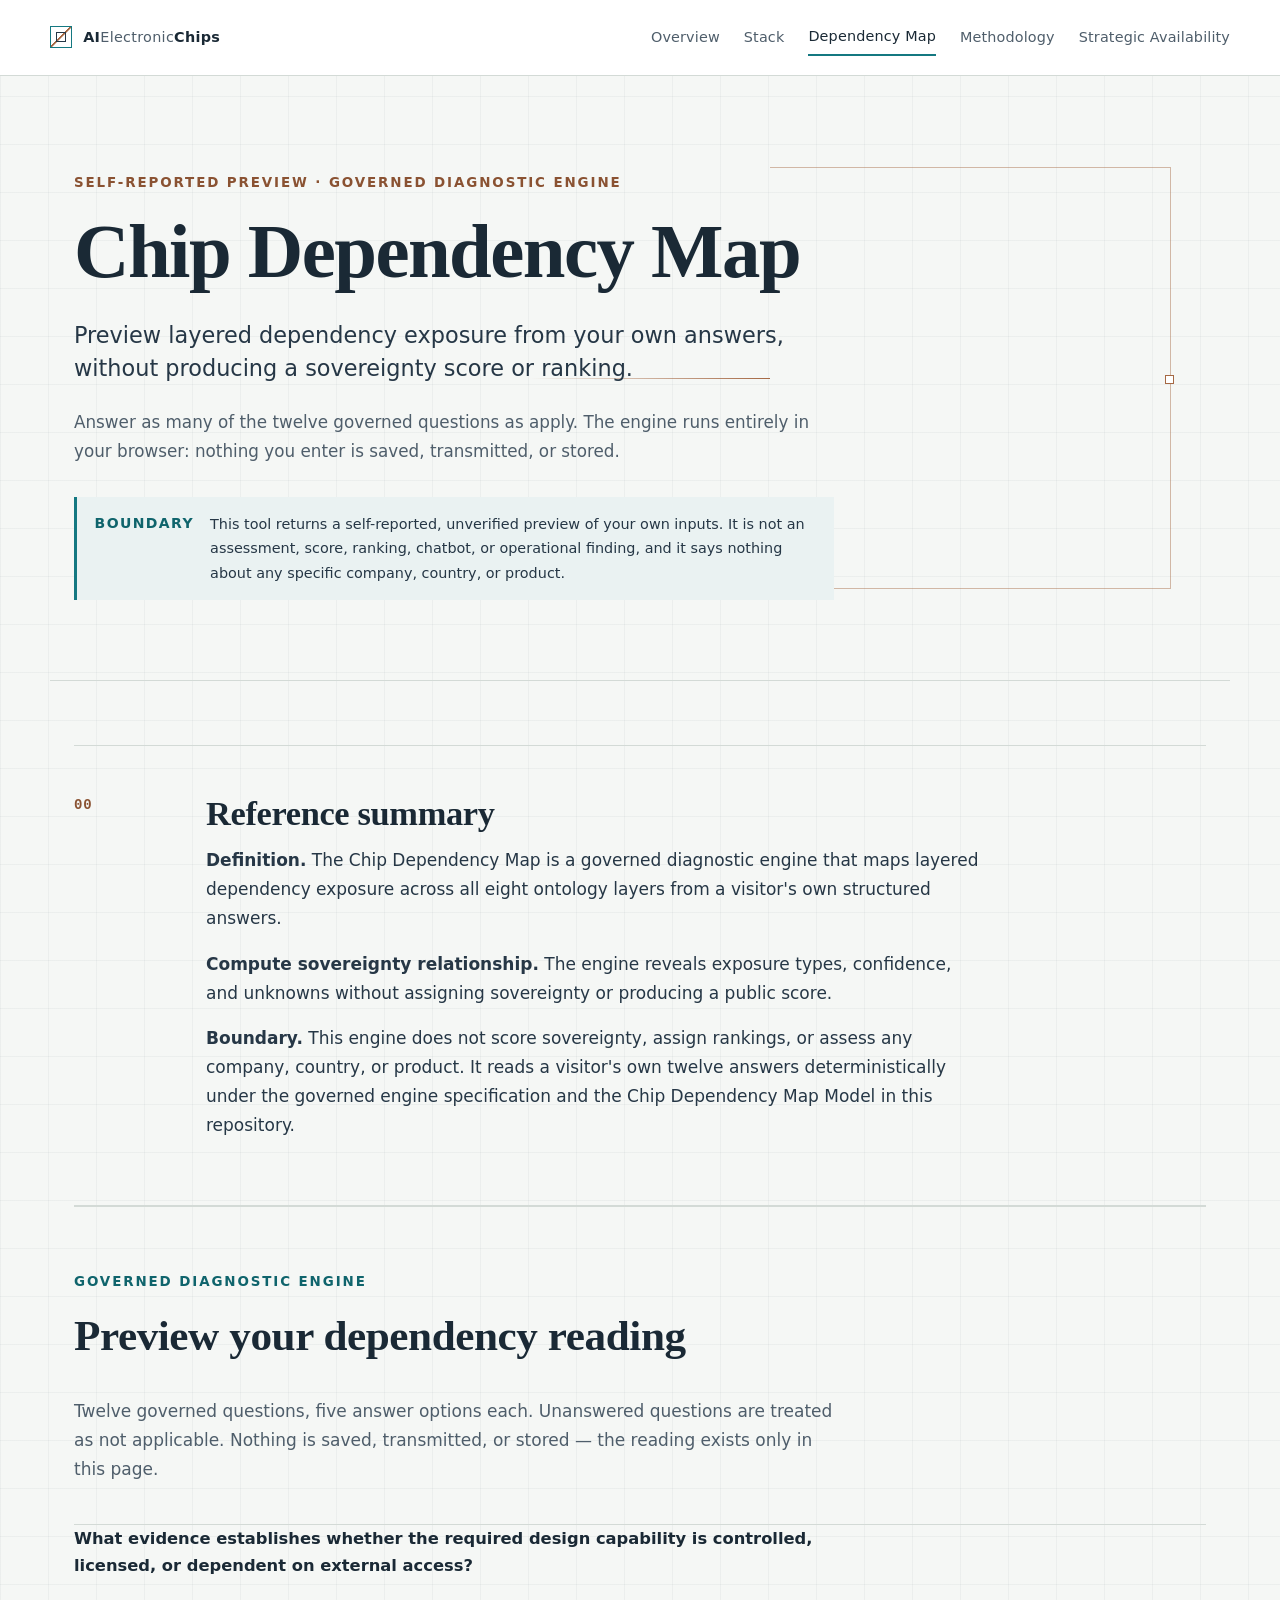
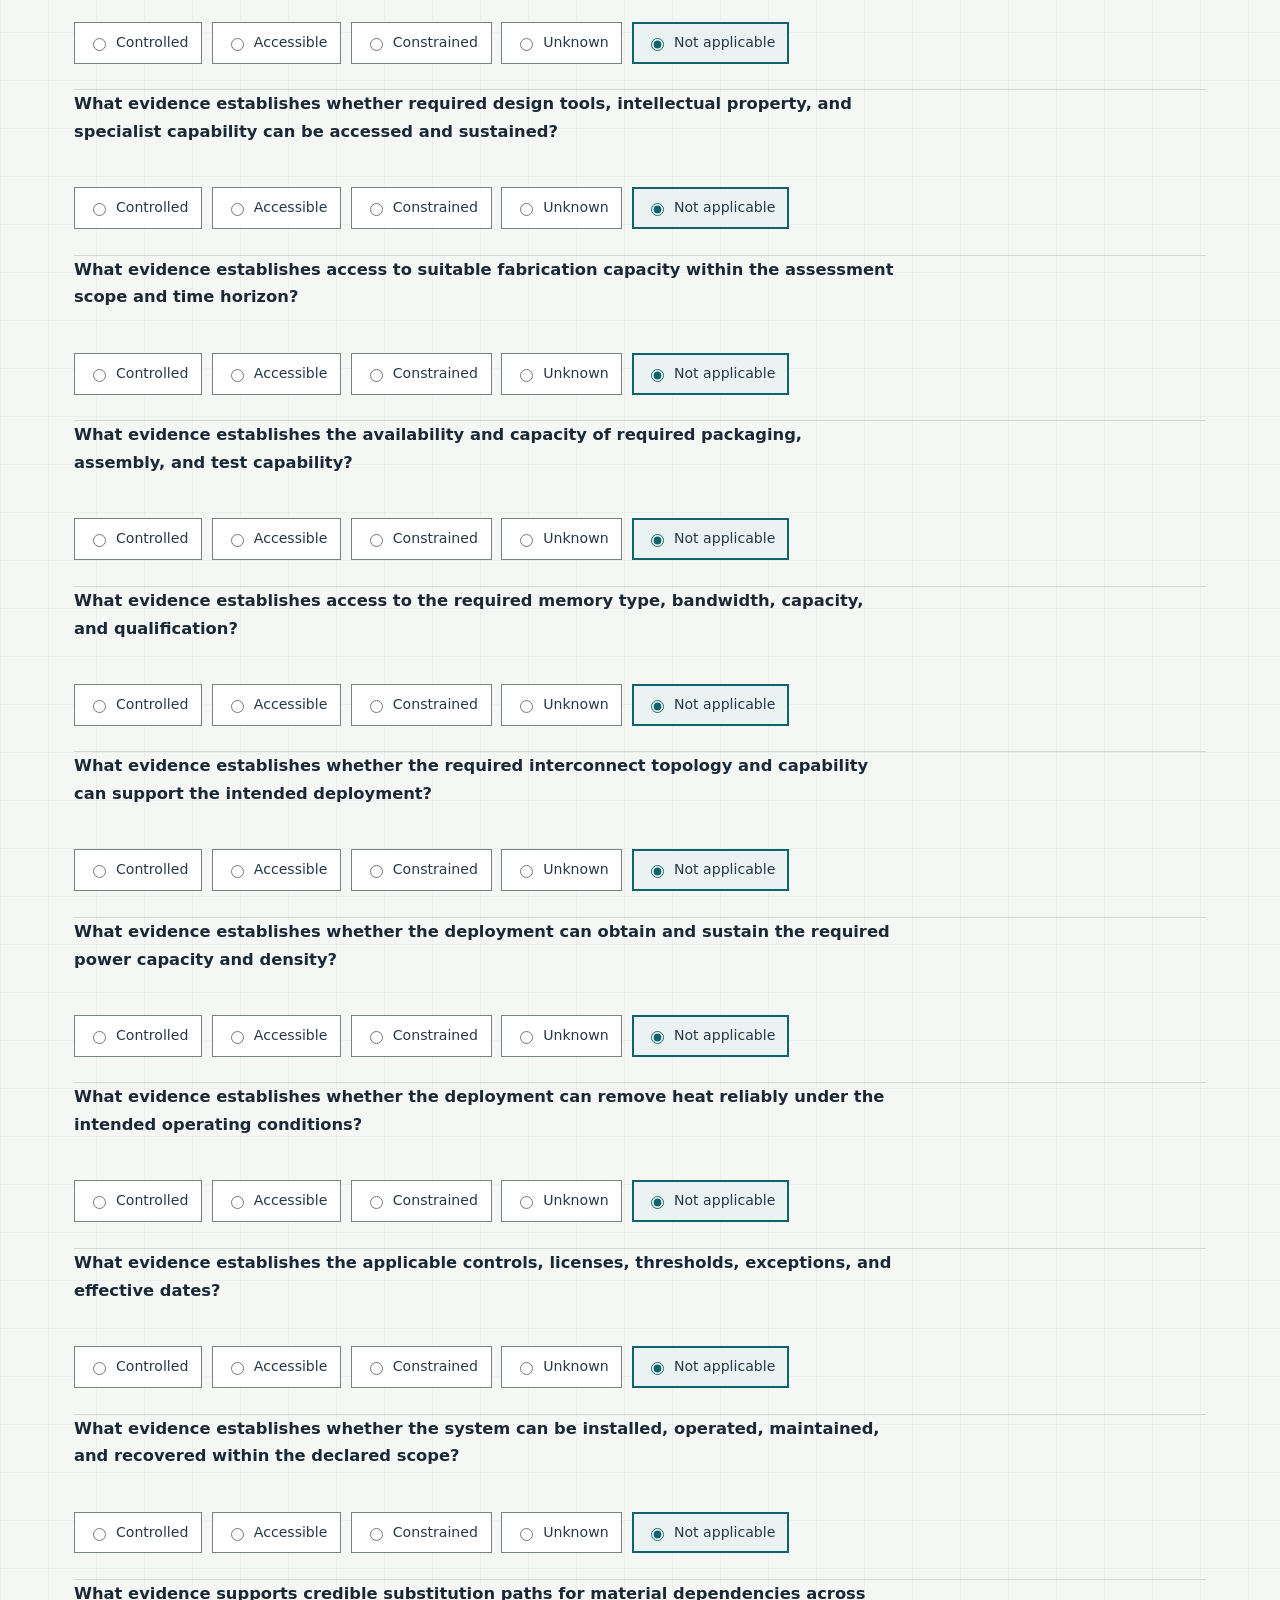
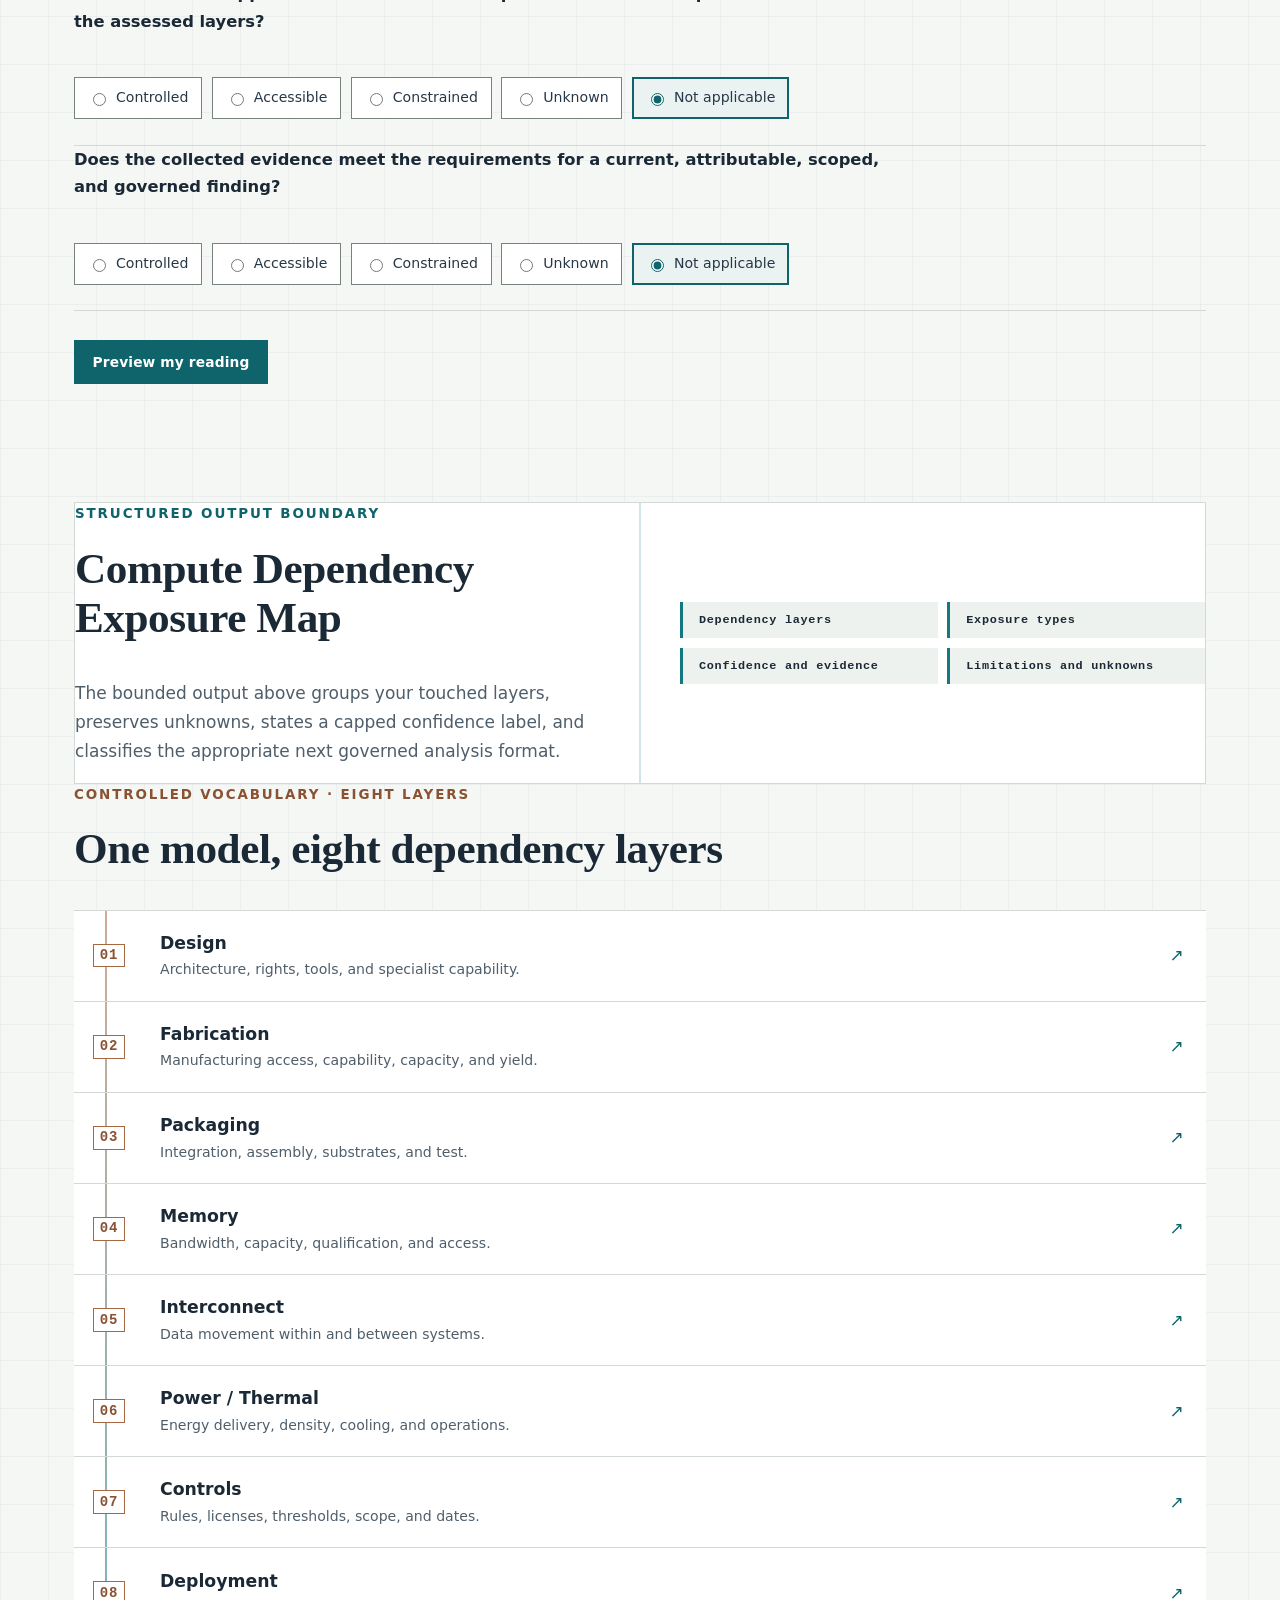
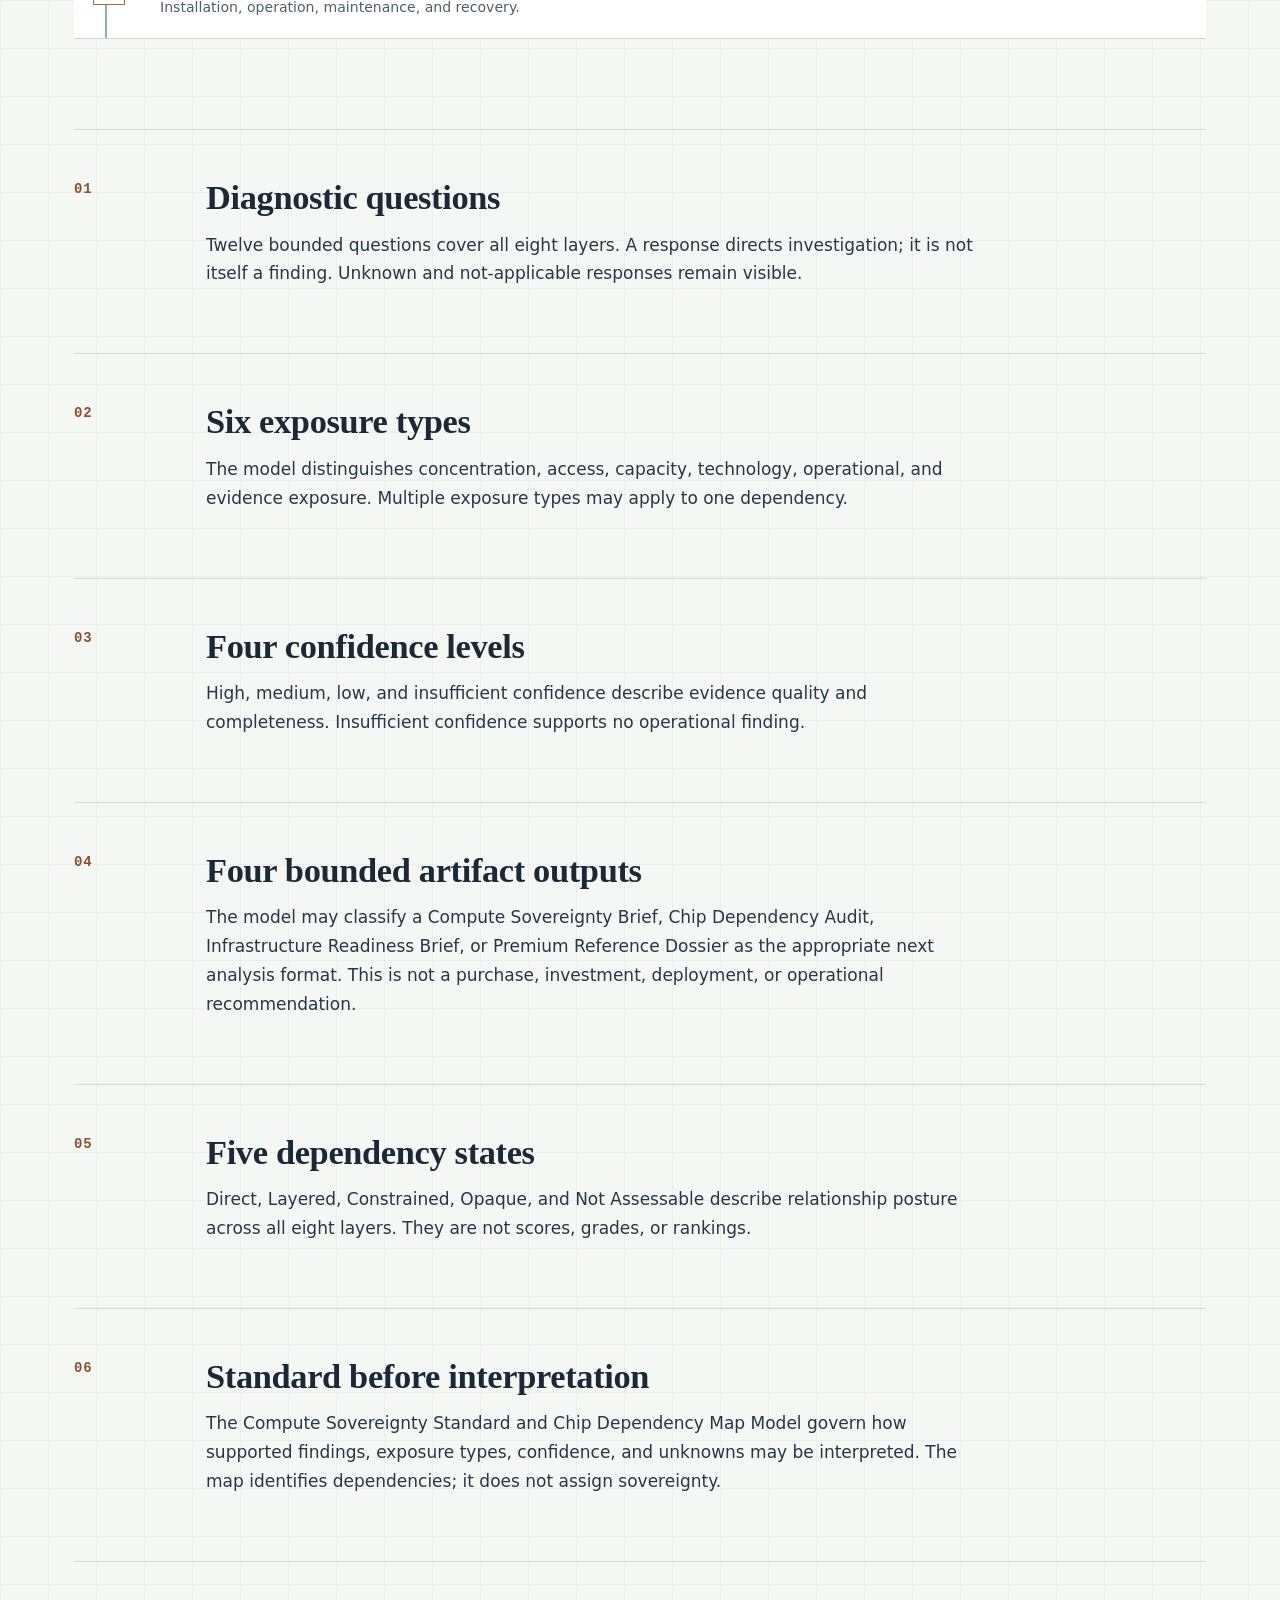
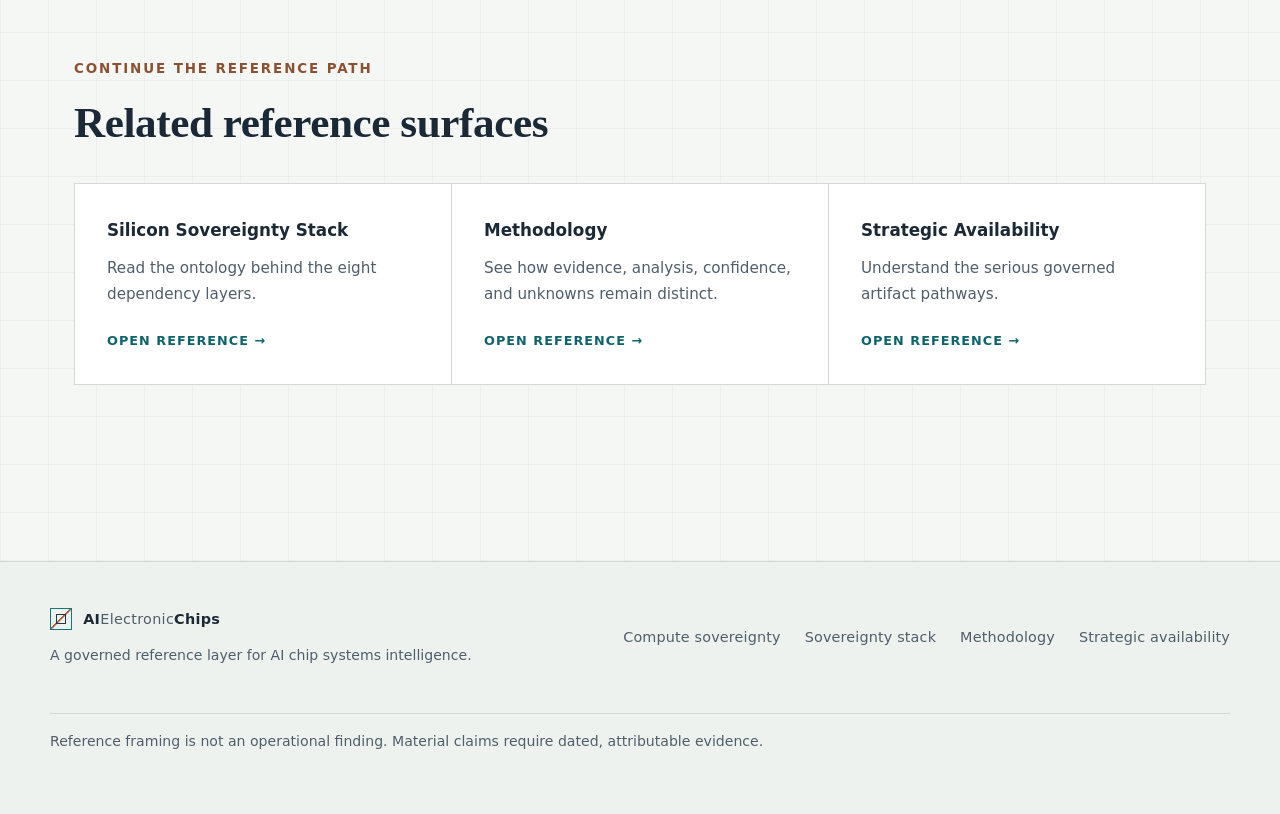
<file: chip-dependency-map/index.html>
<!doctype html>
<html lang="en">
<head>
  <meta charset="utf-8">
  <meta name="viewport" content="width=device-width, initial-scale=1">
  <title>Chip Dependency Map | AIElectronicChips.com</title>
  <meta name="description" content="Preview the governed foundation for mapping layered AI compute dependency exposure.">
  <meta name="robots" content="index, follow">
  <link rel="canonical" href="https://aielectronicchips.com/chip-dependency-map/">
  <meta property="og:type" content="website">
  <meta property="og:site_name" content="AIElectronicChips.com">
  <meta property="og:title" content="Chip Dependency Map">
  <meta property="og:description" content="Preview the governed foundation for mapping layered AI compute dependency exposure.">
  <meta property="og:url" content="https://aielectronicchips.com/chip-dependency-map/">
  <meta property="og:image" content="https://aielectronicchips.com/assets/og/chip-dependency-map.png">
  <meta property="og:image:width" content="1200">
  <meta property="og:image:height" content="630">
  <meta property="og:image:alt" content="AIElectronicChips.com — governed reference layer">
  <meta name="twitter:card" content="summary_large_image">
  <link rel="stylesheet" href="/assets/css/main.css">
  <script type="application/ld+json">
{
  "@context": "https://schema.org",
  "@graph": [
    {
      "@type": "WebPage",
      "@id": "https://aielectronicchips.com/chip-dependency-map/#webpage",
      "url": "https://aielectronicchips.com/chip-dependency-map/",
      "name": "Chip Dependency Map",
      "description": "A governed, deterministic, client-side diagnostic engine that previews layered dependency exposure from a visitor's own answers.",
      "isPartOf": {
        "@id": "https://aielectronicchips.com/#website"
      },
      "inLanguage": "en",
      "mainEntity": {
        "@id": "https://aielectronicchips.com/chip-dependency-map/#engine"
      },
      "breadcrumb": {
        "@type": "BreadcrumbList",
        "itemListElement": [
          {
            "@type": "ListItem",
            "position": 1,
            "name": "AIElectronicChips.com",
            "item": "https://aielectronicchips.com/"
          },
          {
            "@type": "ListItem",
            "position": 2,
            "name": "Chip Dependency Map",
            "item": "https://aielectronicchips.com/chip-dependency-map/"
          }
        ]
      }
    },
    {
      "@type": "WebApplication",
      "@id": "https://aielectronicchips.com/chip-dependency-map/#engine",
      "name": "Chip Dependency Map Engine",
      "url": "https://aielectronicchips.com/chip-dependency-map/",
      "applicationCategory": "ReferenceApplication",
      "operatingSystem": "Any",
      "browserRequirements": "Requires JavaScript. All reference content remains readable without it.",
      "isAccessibleForFree": true,
      "provider": {
        "@id": "https://aielectronicchips.com/#organization"
      },
      "description": "Reads a visitor's own answers to twelve governed diagnostic questions and returns touched ontology layers, raised exposure types, a bounded confidence label, and a candidate next governed artifact format. It runs entirely in the browser; nothing entered is transmitted or stored. It does not produce a sovereignty score, ranking, or entity assessment."
    }
  ]
}
  </script>
</head>
<body>
  <a class="skip-link" href="#main">Skip to main content</a>
  <header class="site-header">
    <a class="brand" href="/" aria-label="AIElectronicChips.com home"><span class="brand-mark" aria-hidden="true"></span><span>AI<span>Electronic</span>Chips</span></a>
    <nav class="primary-nav" aria-label="Primary navigation"><a href="/">Overview</a><a href="/sovereignty-stack/">Stack</a><a href="/chip-dependency-map/" aria-current="page">Dependency Map</a><a href="/methodology/">Methodology</a><a href="/strategic-availability/">Strategic Availability</a></nav>
  </header>
  <main id="main">
    <header class="page-hero">
      <div class="trace" aria-hidden="true"></div>
      <p class="eyebrow">Self-reported preview · Governed diagnostic engine</p>
      <h1>Chip Dependency Map</h1>
      <p class="lead">Preview layered dependency exposure from your own answers, without producing a sovereignty score or ranking.</p>
      <p class="intro">Answer as many of the twelve governed questions as apply. The engine runs entirely in your browser: nothing you enter is saved, transmitted, or stored.</p>
      <div class="framing-note"><strong>Boundary</strong><span>This tool returns a self-reported, unverified preview of your own inputs. It is not an assessment, score, ranking, chatbot, or operational finding, and it says nothing about any specific company, country, or product.</span></div>
    </header>
    <div class="content-shell">
      <section class="reference-sections" aria-label="Reference authority summary">
        <article class="reference-block"><div class="block-index">00</div><div><h2>Reference summary</h2><p><strong>Definition.</strong> The Chip Dependency Map is a governed diagnostic engine that maps layered dependency exposure across all eight ontology layers from a visitor's own structured answers.</p><p><strong>Compute sovereignty relationship.</strong> The engine reveals exposure types, confidence, and unknowns without assigning sovereignty or producing a public score.</p><p><strong>Boundary.</strong> This engine does not score sovereignty, assign rankings, or assess any company, country, or product. It reads a visitor's own twelve answers deterministically under the governed engine specification and the Chip Dependency Map Model in this repository.</p></div></article>
      </section>

      <section class="cdm-engine" aria-labelledby="engine-title">
        <div class="section-label blue">Governed diagnostic engine</div>
        <h2 id="engine-title">Preview your dependency reading</h2>
        <p>Twelve governed questions, five answer options each. Unanswered questions are treated as not applicable. Nothing is saved, transmitted, or stored — the reading exists only in this page.</p>
        <noscript>
          <p class="framing-note"><strong>JavaScript required</strong><span>The interactive engine needs JavaScript to run entirely in your browser. With JavaScript off, the governed model and engine specification remain readable directly in the repository — every reference page on this site remains fully readable without JavaScript.</span></p>
        </noscript>
        <div id="cdm-engine-root"></div>
      </section>

      <section class="instrument-preview" aria-labelledby="preview-title">
        <div>
          <div class="section-label blue">Structured output boundary</div>
          <h2 id="preview-title">Compute Dependency Exposure Map</h2>
          <p>The bounded output above groups your touched layers, preserves unknowns, states a capped confidence label, and classifies the appropriate next governed analysis format.</p>
        </div>
        <div class="signal-grid" aria-label="Governed output fields">
          <span>Dependency layers</span>
          <span>Exposure types</span>
          <span>Confidence and evidence</span>
          <span>Limitations and unknowns</span>
        </div>
      </section>

      <section class="stack-panel" aria-labelledby="layers-title">
        <div class="section-label">Controlled vocabulary · Eight layers</div>
        <h2 id="layers-title">One model, eight dependency layers</h2>
        <ol class="stack">
          <li><a href="/design-fabrication-packaging/"><span class="layer-id">01</span><span><strong>Design</strong><small>Architecture, rights, tools, and specialist capability.</small></span><span class="arrow" aria-hidden="true">↗</span></a></li>
          <li><a href="/design-fabrication-packaging/"><span class="layer-id">02</span><span><strong>Fabrication</strong><small>Manufacturing access, capability, capacity, and yield.</small></span><span class="arrow" aria-hidden="true">↗</span></a></li>
          <li><a href="/design-fabrication-packaging/"><span class="layer-id">03</span><span><strong>Packaging</strong><small>Integration, assembly, substrates, and test.</small></span><span class="arrow" aria-hidden="true">↗</span></a></li>
          <li><a href="/hbm-memory/"><span class="layer-id">04</span><span><strong>Memory</strong><small>Bandwidth, capacity, qualification, and access.</small></span><span class="arrow" aria-hidden="true">↗</span></a></li>
          <li><a href="/interconnects/"><span class="layer-id">05</span><span><strong>Interconnect</strong><small>Data movement within and between systems.</small></span><span class="arrow" aria-hidden="true">↗</span></a></li>
          <li><a href="/power-and-thermal-limits/"><span class="layer-id">06</span><span><strong>Power / Thermal</strong><small>Energy delivery, density, cooling, and operations.</small></span><span class="arrow" aria-hidden="true">↗</span></a></li>
          <li><a href="/export-control-layer/"><span class="layer-id">07</span><span><strong>Controls</strong><small>Rules, licenses, thresholds, scope, and dates.</small></span><span class="arrow" aria-hidden="true">↗</span></a></li>
          <li><a href="/ai-chip-infrastructure/"><span class="layer-id">08</span><span><strong>Deployment</strong><small>Installation, operation, maintenance, and recovery.</small></span><span class="arrow" aria-hidden="true">↗</span></a></li>
        </ol>
      </section>

      <section class="reference-sections" aria-label="Chip Dependency Map protocol summary">
        <article class="reference-block"><div class="block-index">01</div><div><h2>Diagnostic questions</h2><p>Twelve bounded questions cover all eight layers. A response directs investigation; it is not itself a finding. Unknown and not-applicable responses remain visible.</p></div></article>
        <article class="reference-block"><div class="block-index">02</div><div><h2>Six exposure types</h2><p>The model distinguishes concentration, access, capacity, technology, operational, and evidence exposure. Multiple exposure types may apply to one dependency.</p></div></article>
        <article class="reference-block"><div class="block-index">03</div><div><h2>Four confidence levels</h2><p>High, medium, low, and insufficient confidence describe evidence quality and completeness. Insufficient confidence supports no operational finding.</p></div></article>
        <article class="reference-block"><div class="block-index">04</div><div><h2>Four bounded artifact outputs</h2><p>The model may classify a Compute Sovereignty Brief, Chip Dependency Audit, Infrastructure Readiness Brief, or Premium Reference Dossier as the appropriate next analysis format. This is not a purchase, investment, deployment, or operational recommendation.</p></div></article>
        <article class="reference-block"><div class="block-index">05</div><div><h2>Five dependency states</h2><p>Direct, Layered, Constrained, Opaque, and Not Assessable describe relationship posture across all eight layers. They are not scores, grades, or rankings.</p></div></article>
        <article class="reference-block"><div class="block-index">06</div><div><h2>Standard before interpretation</h2><p>The Compute Sovereignty Standard and Chip Dependency Map Model govern how supported findings, exposure types, confidence, and unknowns may be interpreted. The map identifies dependencies; it does not assign sovereignty.</p></div></article>
      </section>

      <section class="related" aria-labelledby="related-title">
        <div class="section-label">Continue the reference path</div>
        <h2 id="related-title">Related reference surfaces</h2>
        <div class="related-grid">
          <a class="related-card" href="/sovereignty-stack/"><strong>Silicon Sovereignty Stack</strong><span>Read the ontology behind the eight dependency layers.</span><span class="text-link">Open reference →</span></a>
          <a class="related-card" href="/methodology/"><strong>Methodology</strong><span>See how evidence, analysis, confidence, and unknowns remain distinct.</span><span class="text-link">Open reference →</span></a>
          <a class="related-card" href="/strategic-availability/"><strong>Strategic Availability</strong><span>Understand the serious governed artifact pathways.</span><span class="text-link">Open reference →</span></a>
        </div>
      </section>
    </div>
  </main>
  <footer class="site-footer">
    <div><a class="brand footer-brand" href="/"><span class="brand-mark" aria-hidden="true"></span><span>AI<span>Electronic</span>Chips</span></a><p>A governed reference layer for AI chip systems intelligence.</p></div>
    <nav aria-label="Footer navigation"><a href="/compute-sovereignty/">Compute sovereignty</a><a href="/sovereignty-stack/">Sovereignty stack</a><a href="/methodology/">Methodology</a><a href="/strategic-availability/">Strategic availability</a></nav>
    <p class="footer-note">Reference framing is not an operational finding. Material claims require dated, attributable evidence.</p>
  </footer>
  <script src="/assets/js/chip-dependency-map.js" defer></script>
</body>
</html>
</file>
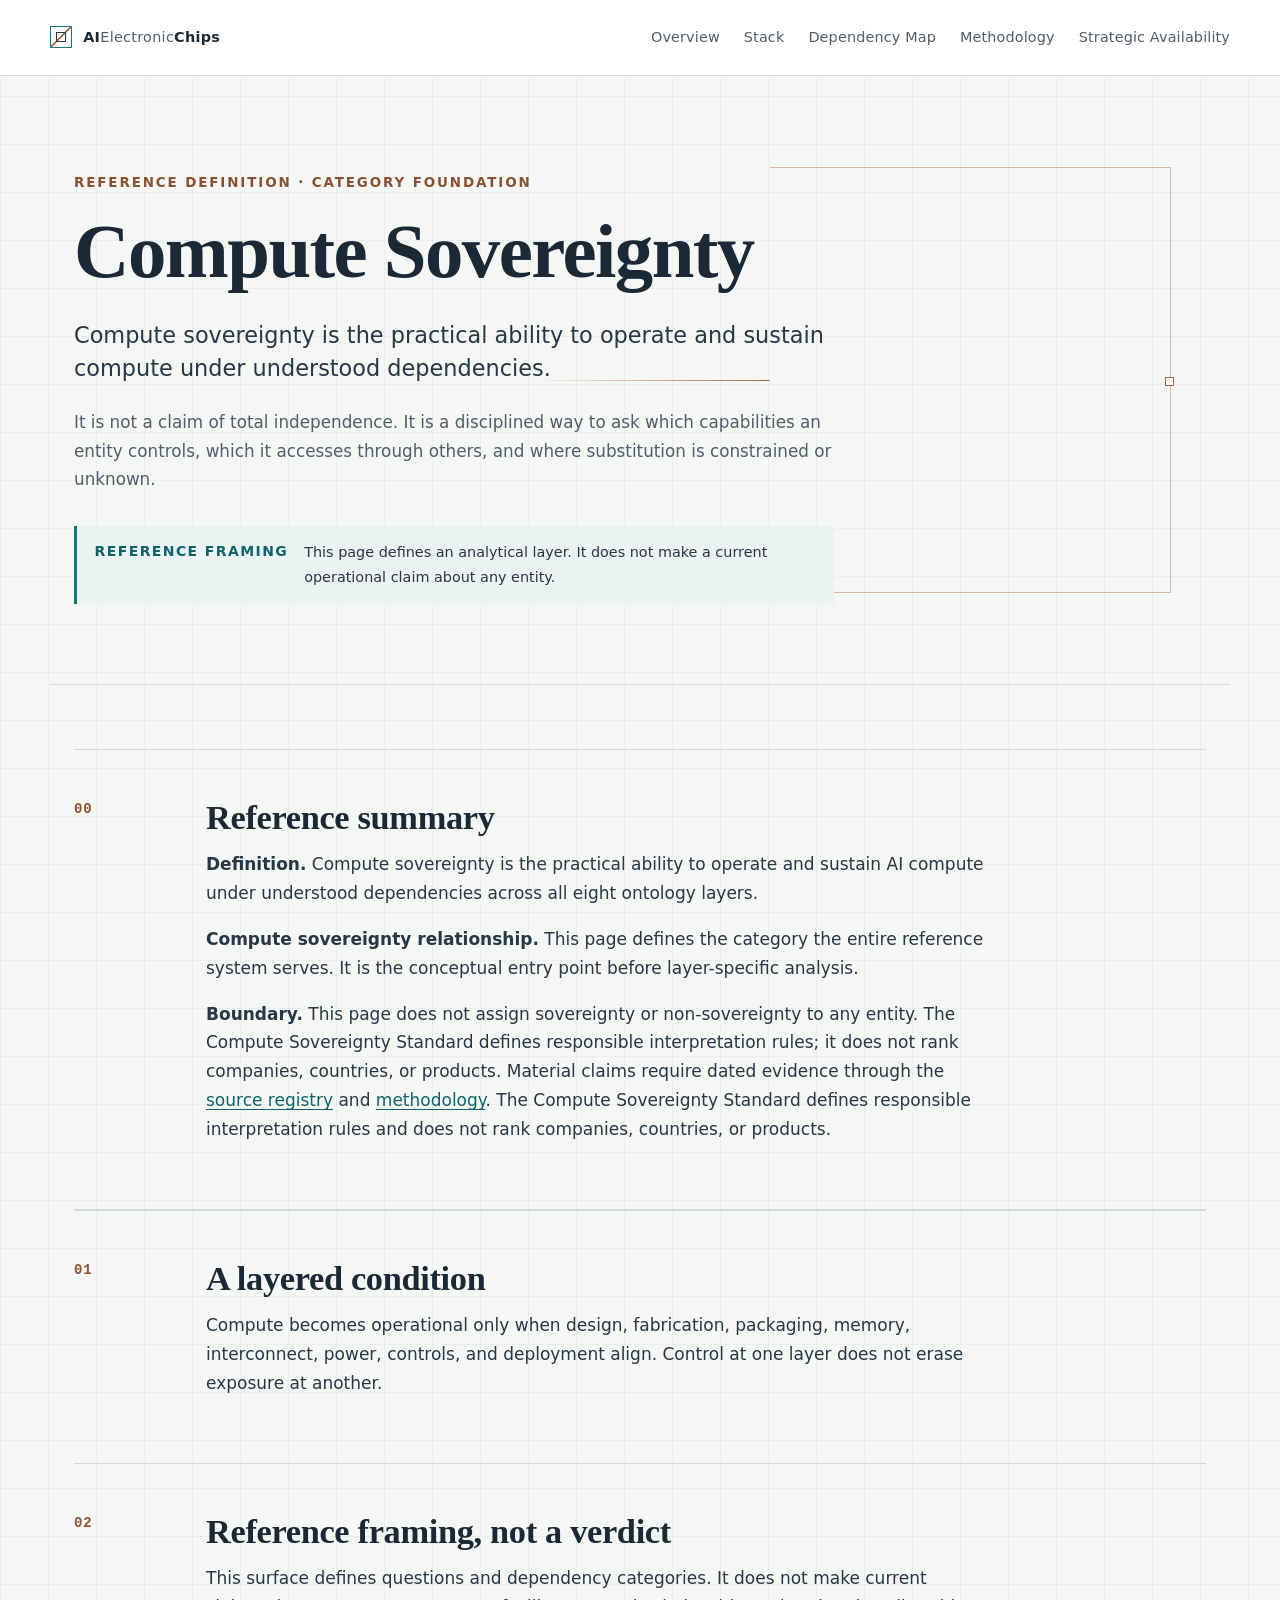
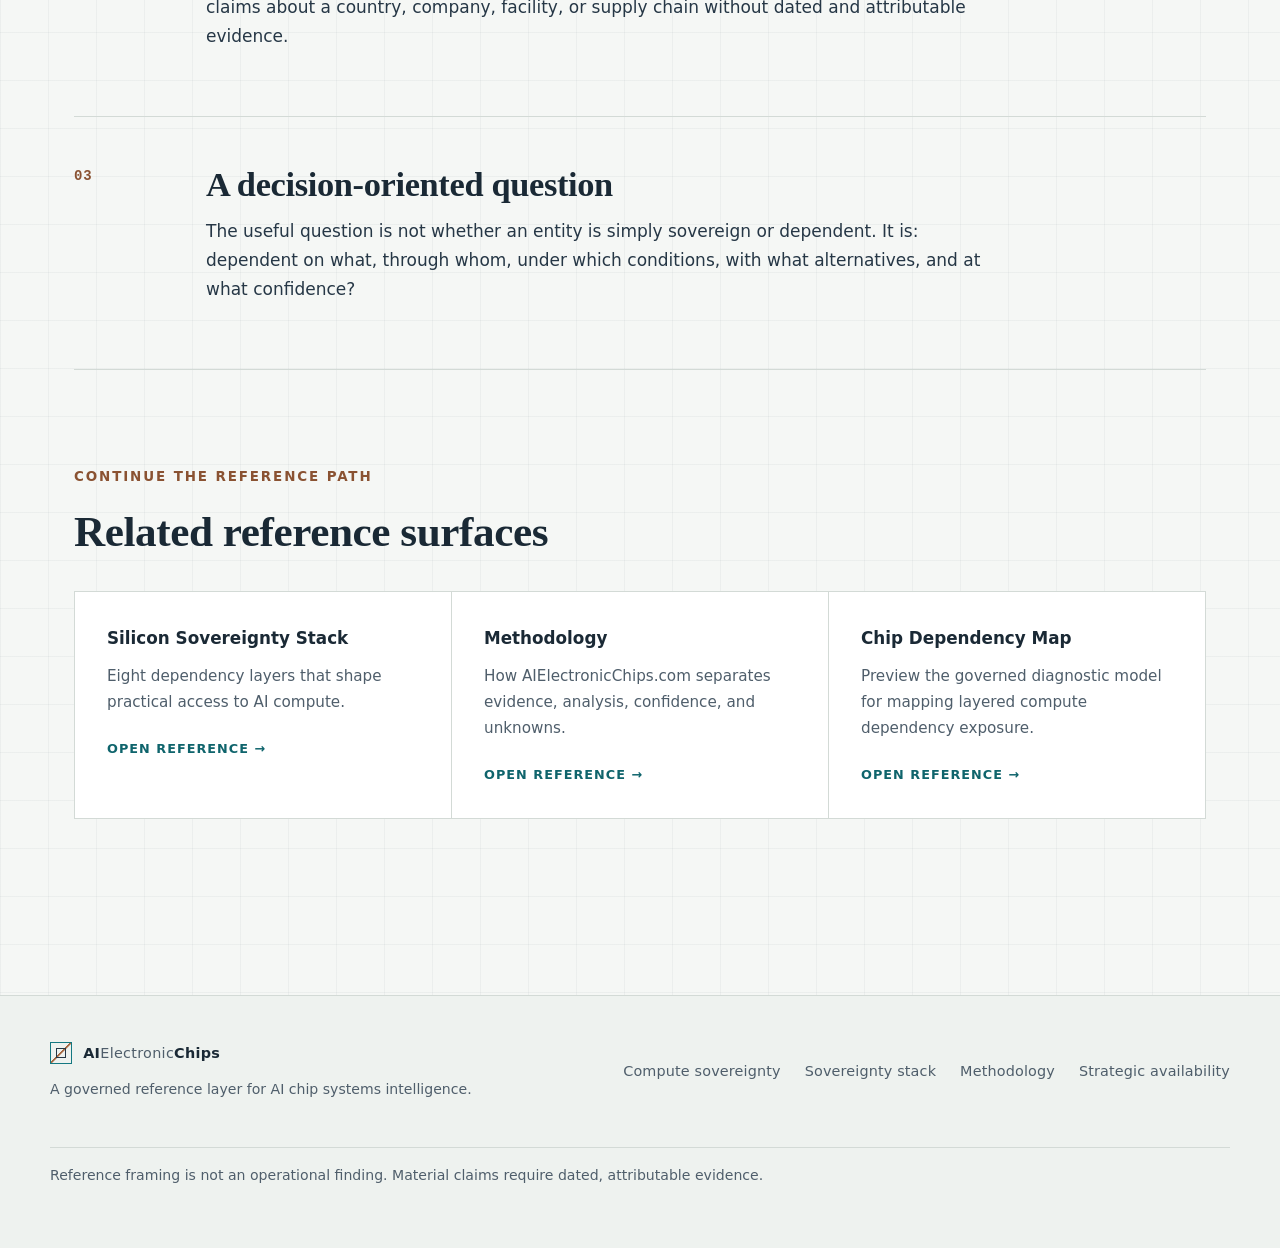
<file: compute-sovereignty/index.html>
<!doctype html>
<html lang="en">
<head>
  <meta charset="utf-8">
  <meta name="viewport" content="width=device-width, initial-scale=1">
  <title>Compute Sovereignty | AIElectronicChips.com</title>
  <meta name="description" content="A reference framework for the practical ability to operate AI compute under layered dependencies.">
  <meta name="robots" content="index, follow">
  <link rel="canonical" href="https://aielectronicchips.com/compute-sovereignty/">
  <meta property="og:type" content="website">
  <meta property="og:site_name" content="AIElectronicChips.com">
  <meta property="og:title" content="Compute Sovereignty">
  <meta property="og:description" content="A reference framework for the practical ability to operate AI compute under layered dependencies.">
  <meta property="og:url" content="https://aielectronicchips.com/compute-sovereignty/">
  <meta property="og:image" content="https://aielectronicchips.com/assets/og/compute-sovereignty.png">
  <meta property="og:image:width" content="1200">
  <meta property="og:image:height" content="630">
  <meta property="og:image:alt" content="AIElectronicChips.com — governed reference layer">
  <meta name="twitter:card" content="summary_large_image">
  <link rel="stylesheet" href="/assets/css/main.css">
  <script type="application/ld+json">
{
  "@context": "https://schema.org",
  "@graph": [
    {
      "@type": "WebPage",
      "@id": "https://aielectronicchips.com/compute-sovereignty/#webpage",
      "url": "https://aielectronicchips.com/compute-sovereignty/",
      "name": "Compute Sovereignty",
      "description": "The category definition: the practical ability to design, produce, access, power, deploy, and sustain AI compute, read through eight dependency layers.",
      "isPartOf": {
        "@id": "https://aielectronicchips.com/#website"
      },
      "inLanguage": "en",
      "mainEntity": {
        "@id": "https://aielectronicchips.com/compute-sovereignty/#term"
      },
      "breadcrumb": {
        "@type": "BreadcrumbList",
        "itemListElement": [
          {
            "@type": "ListItem",
            "position": 1,
            "name": "AIElectronicChips.com",
            "item": "https://aielectronicchips.com/"
          },
          {
            "@type": "ListItem",
            "position": 2,
            "name": "Compute Sovereignty",
            "item": "https://aielectronicchips.com/compute-sovereignty/"
          }
        ]
      }
    },
    {
      "@type": "DefinedTerm",
      "@id": "https://aielectronicchips.com/compute-sovereignty/#term",
      "name": "Compute Sovereignty",
      "url": "https://aielectronicchips.com/compute-sovereignty/",
      "description": "The practical ability to design, produce, access, power, deploy, and sustain the physical systems required for AI compute, assessed as layered dependency exposure rather than a single capability label.",
      "inDefinedTermSet": {
        "@id": "https://aielectronicchips.com/sovereignty-stack/#ontology"
      }
    }
  ]
}
  </script>
</head>
<body>
  <a class="skip-link" href="#main">Skip to main content</a>
  <header class="site-header">
    <a class="brand" href="/" aria-label="AIElectronicChips.com home"><span class="brand-mark" aria-hidden="true"></span><span>AI<span>Electronic</span>Chips</span></a>
    <nav class="primary-nav" aria-label="Primary navigation"><a href="/">Overview</a><a href="/sovereignty-stack/">Stack</a><a href="/chip-dependency-map/">Dependency Map</a><a href="/methodology/">Methodology</a><a href="/strategic-availability/">Strategic Availability</a></nav>
  </header>
  <main id="main"><header class="page-hero"><div class="trace" aria-hidden="true"></div><p class="eyebrow">Reference definition · Category foundation</p><h1>Compute Sovereignty</h1><p class="lead">Compute sovereignty is the practical ability to operate and sustain compute under understood dependencies.</p><p class="intro">It is not a claim of total independence. It is a disciplined way to ask which capabilities an entity controls, which it accesses through others, and where substitution is constrained or unknown.</p><div class="framing-note"><strong>Reference framing</strong><span>This page defines an analytical layer. It does not make a current operational claim about any entity.</span></div></header><div class="content-shell"><section class="reference-sections" aria-label="Reference authority summary"><article class="reference-block"><div class="block-index">00</div><div><h2>Reference summary</h2><p><strong>Definition.</strong> Compute sovereignty is the practical ability to operate and sustain AI compute under understood dependencies across all eight ontology layers.</p><p><strong>Compute sovereignty relationship.</strong> This page defines the category the entire reference system serves. It is the conceptual entry point before layer-specific analysis.</p><p><strong>Boundary.</strong> This page does not assign sovereignty or non-sovereignty to any entity. The Compute Sovereignty Standard defines responsible interpretation rules; it does not rank companies, countries, or products. Material claims require dated evidence through the <a href="/sources/">source registry</a> and <a href="/methodology/">methodology</a>. The Compute Sovereignty Standard defines responsible interpretation rules and does not rank companies, countries, or products.</p></div></article></section><section class="reference-sections" aria-label="Compute Sovereignty reference sections"><article class="reference-block"><div class="block-index">01</div><div><h2>A layered condition</h2><p>Compute becomes operational only when design, fabrication, packaging, memory, interconnect, power, controls, and deployment align. Control at one layer does not erase exposure at another.</p></div></article><article class="reference-block"><div class="block-index">02</div><div><h2>Reference framing, not a verdict</h2><p>This surface defines questions and dependency categories. It does not make current claims about a country, company, facility, or supply chain without dated and attributable evidence.</p></div></article><article class="reference-block"><div class="block-index">03</div><div><h2>A decision-oriented question</h2><p>The useful question is not whether an entity is simply sovereign or dependent. It is: dependent on what, through whom, under which conditions, with what alternatives, and at what confidence?</p></div></article></section><section class="related" aria-labelledby="related-title"><div class="section-label">Continue the reference path</div><h2 id="related-title">Related reference surfaces</h2><div class="related-grid"><a class="related-card" href="/sovereignty-stack/"><strong>Silicon Sovereignty Stack</strong><span>Eight dependency layers that shape practical access to AI compute.</span><span class="text-link">Open reference →</span></a><a class="related-card" href="/methodology/"><strong>Methodology</strong><span>How AIElectronicChips.com separates evidence, analysis, confidence, and unknowns.</span><span class="text-link">Open reference →</span></a><a class="related-card" href="/chip-dependency-map/"><strong>Chip Dependency Map</strong><span>Preview the governed diagnostic model for mapping layered compute dependency exposure.</span><span class="text-link">Open reference →</span></a></div></section></div></main>
  <footer class="site-footer">
    <div><a class="brand footer-brand" href="/"><span class="brand-mark" aria-hidden="true"></span><span>AI<span>Electronic</span>Chips</span></a><p>A governed reference layer for AI chip systems intelligence.</p></div>
    <nav aria-label="Footer navigation"><a href="/compute-sovereignty/">Compute sovereignty</a><a href="/sovereignty-stack/">Sovereignty stack</a><a href="/methodology/">Methodology</a><a href="/strategic-availability/">Strategic availability</a></nav>
    <p class="footer-note">Reference framing is not an operational finding. Material claims require dated, attributable evidence.</p>
  </footer>
</body>
</html>
</file>
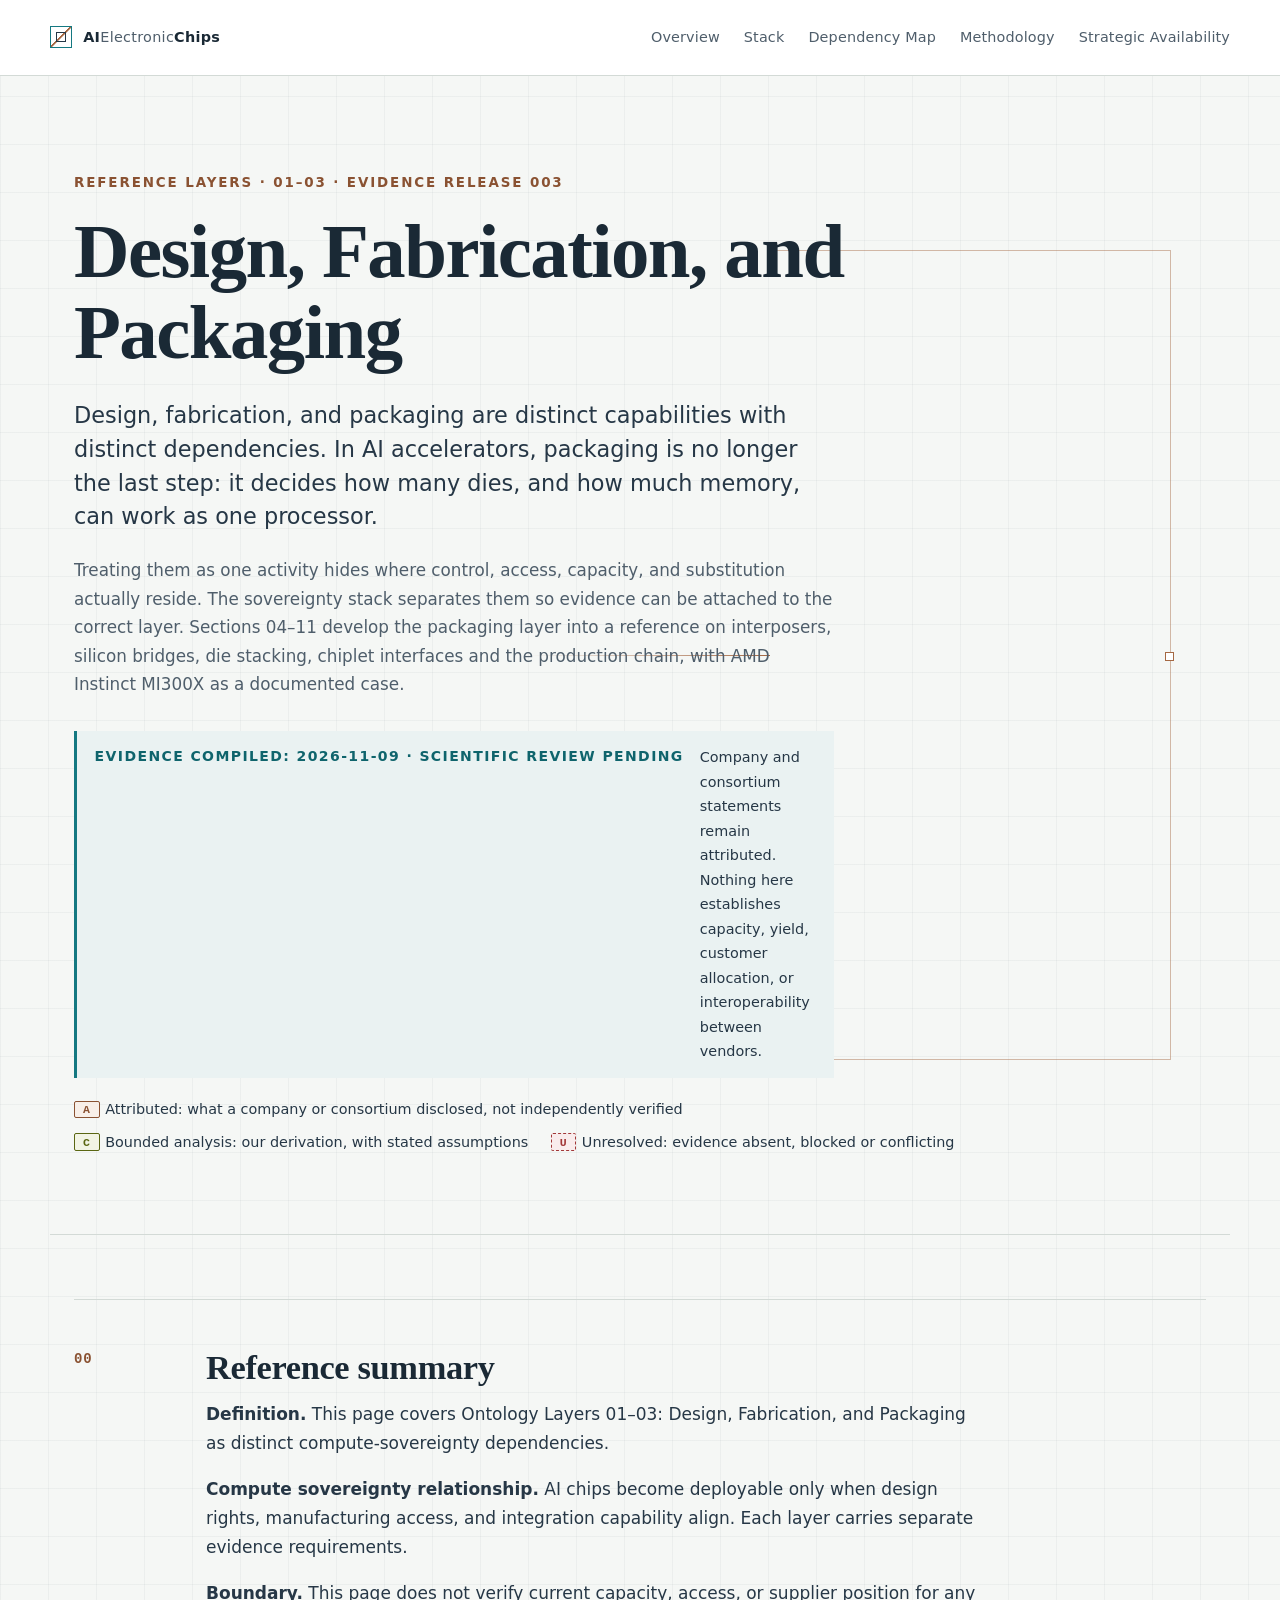
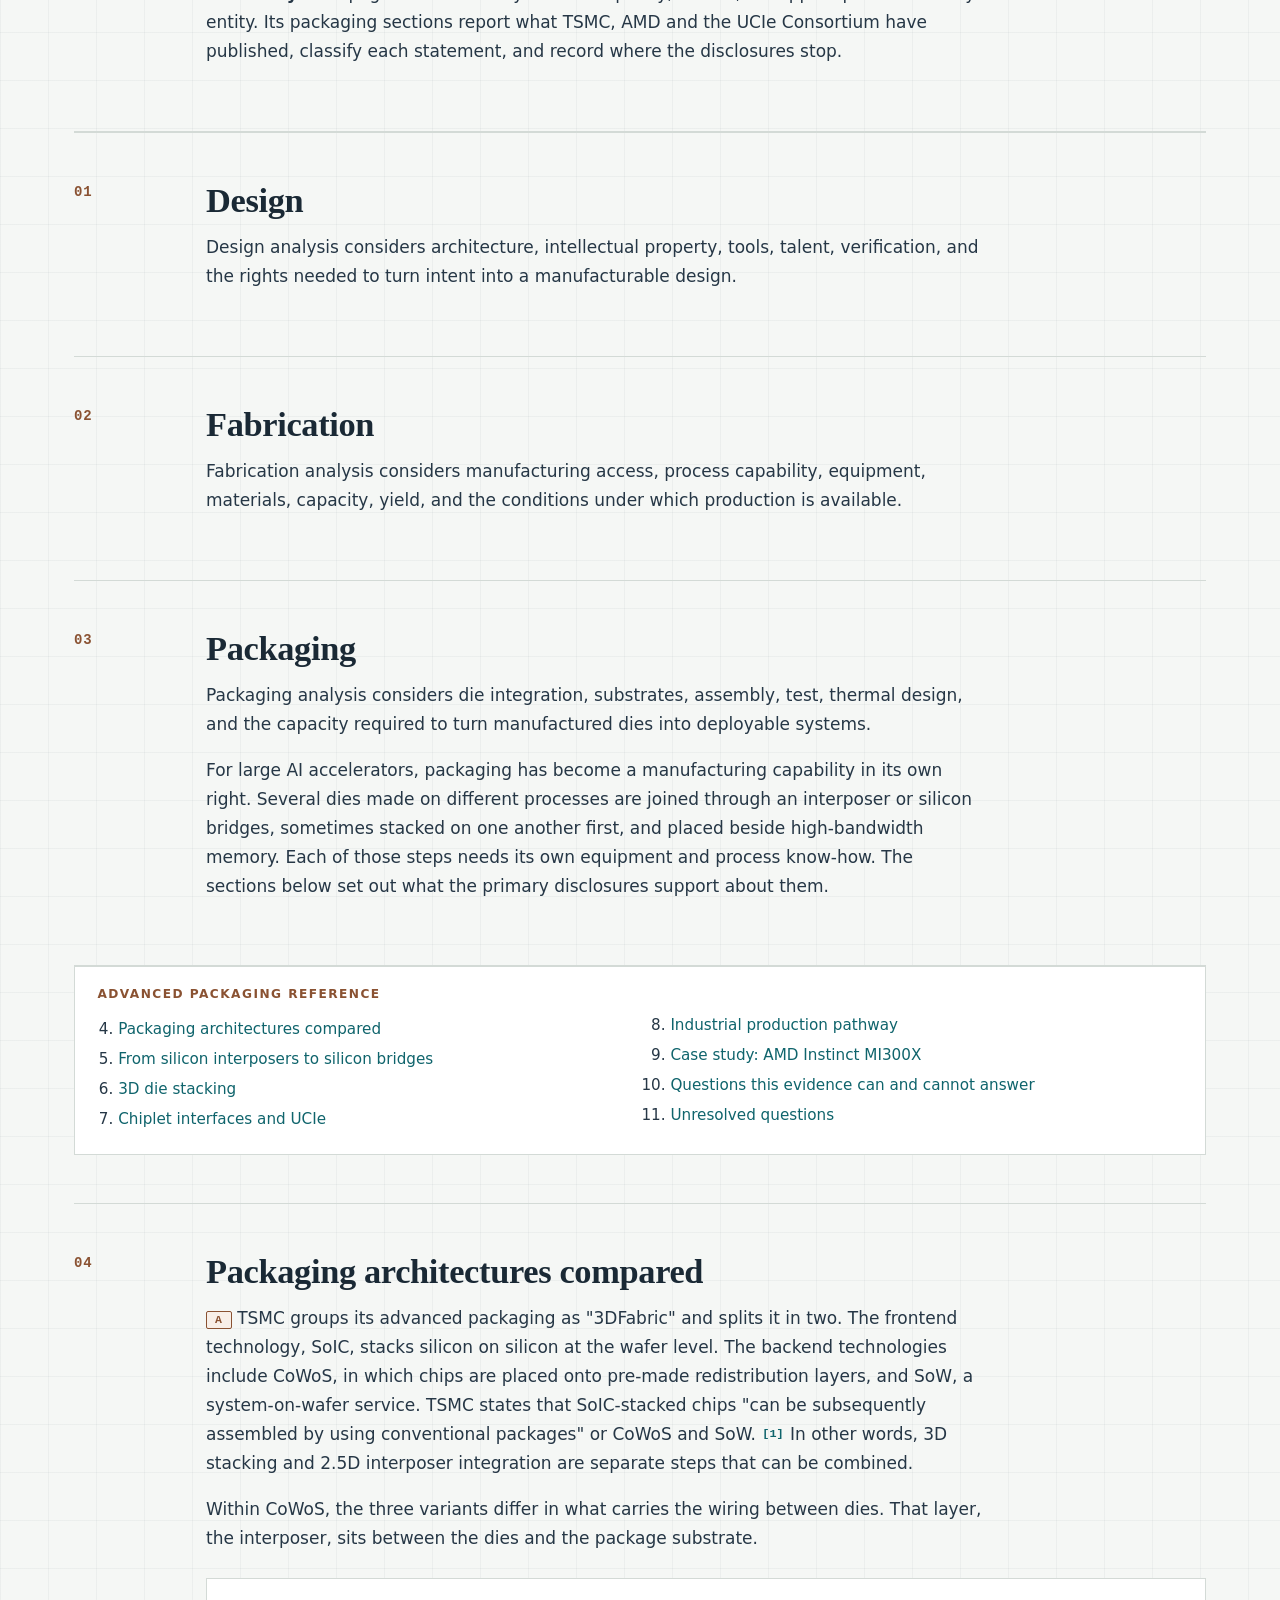
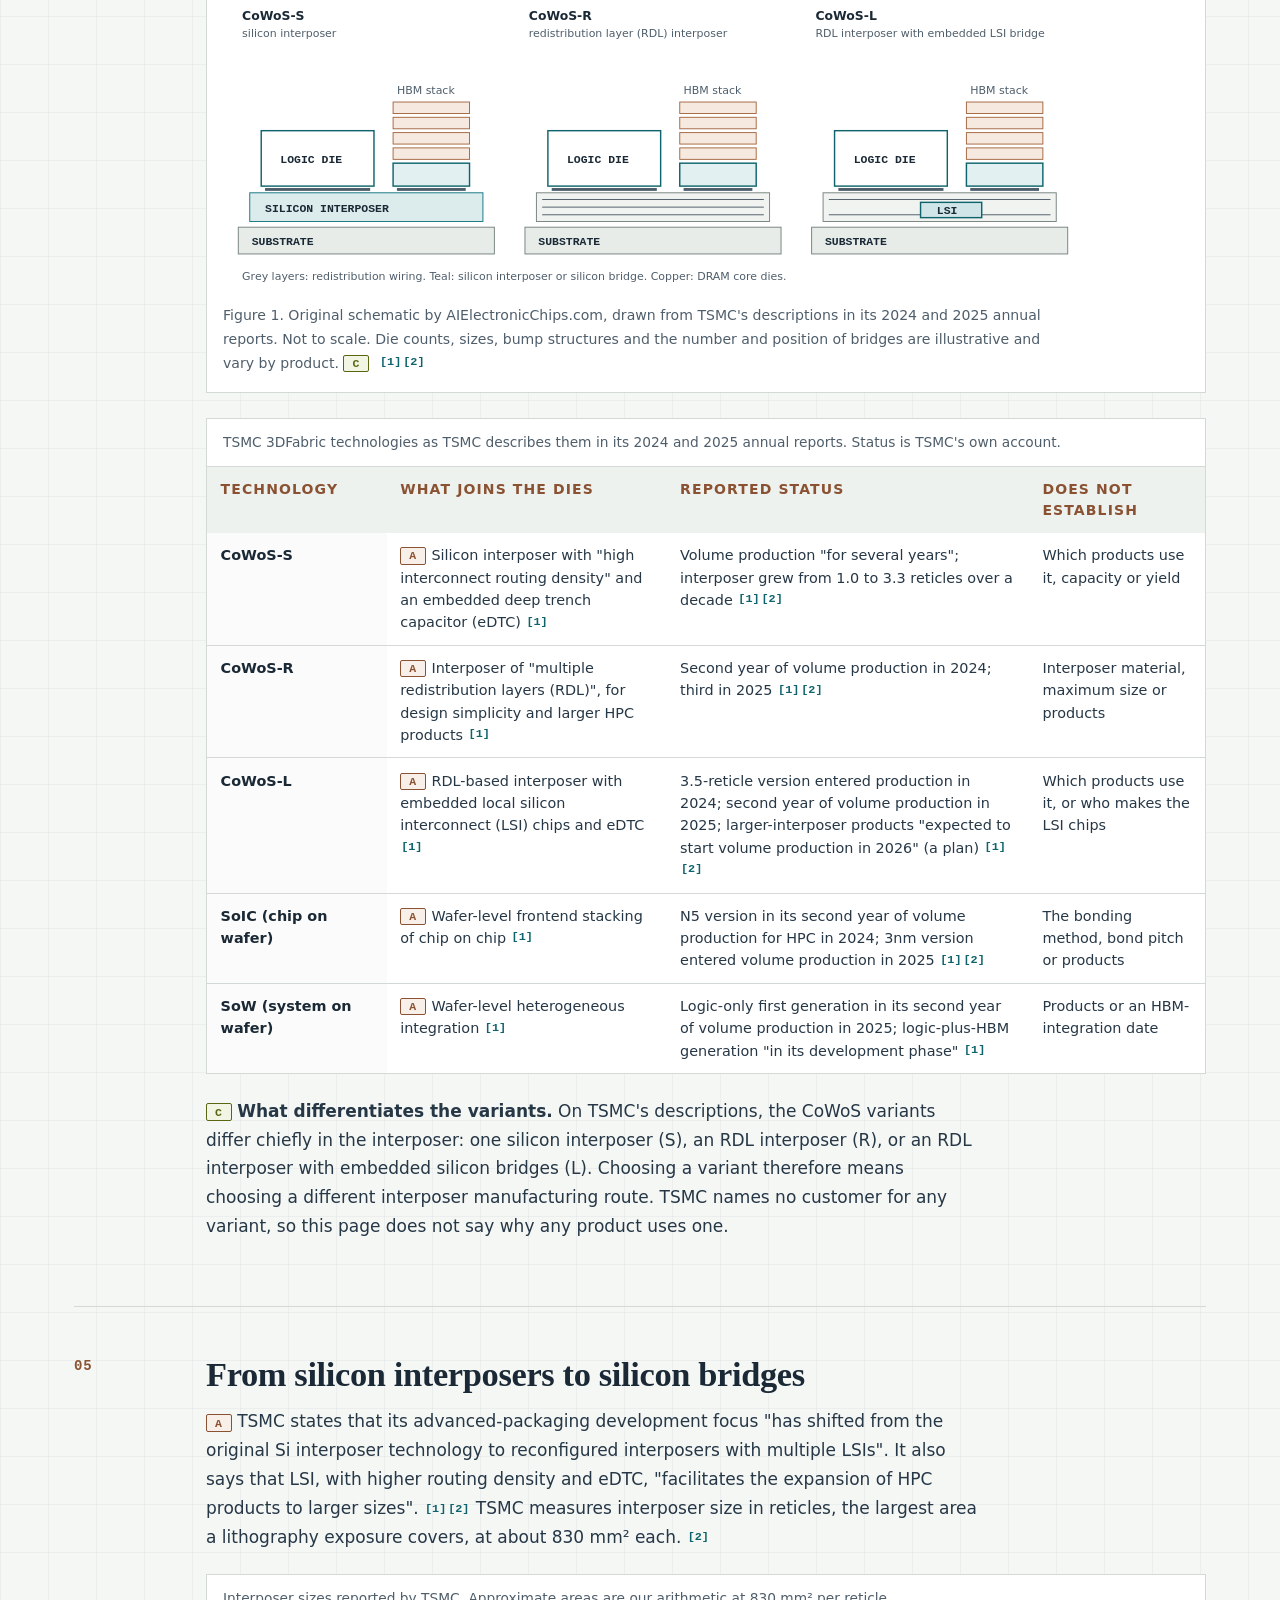
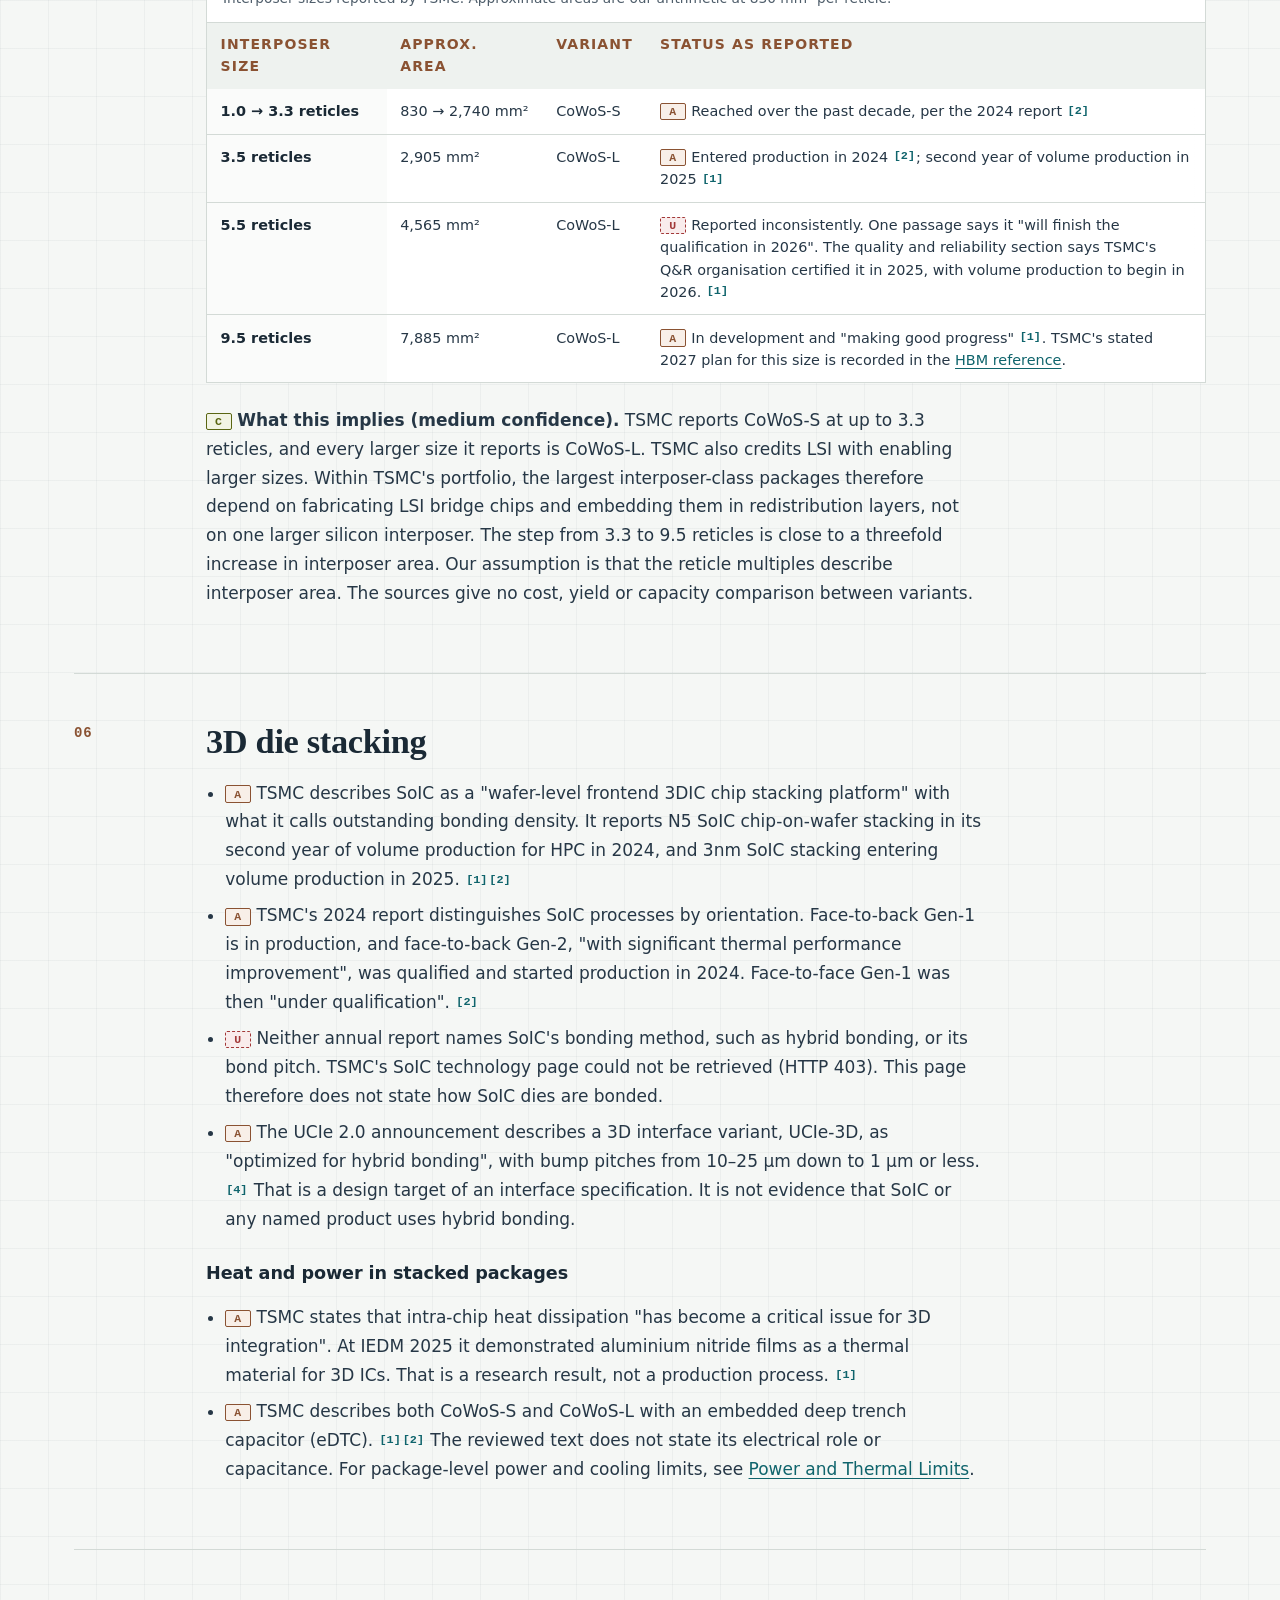
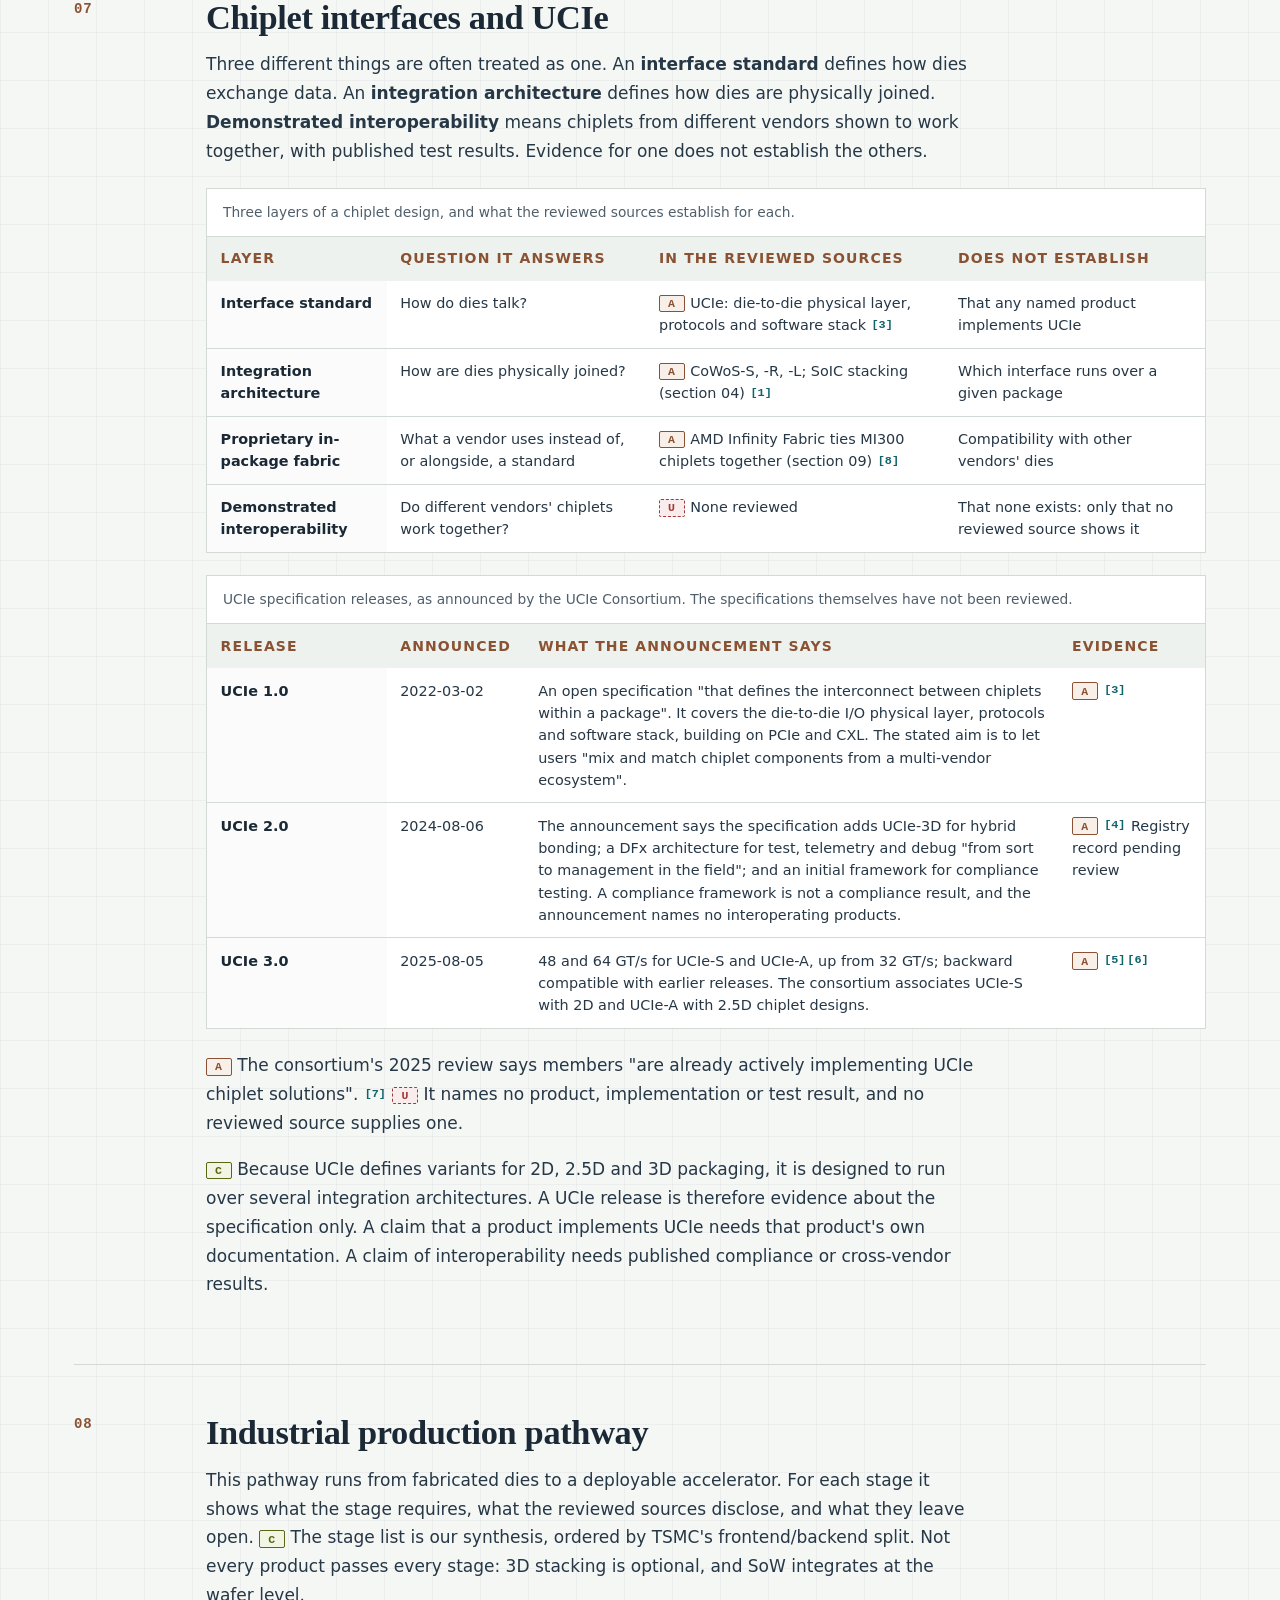
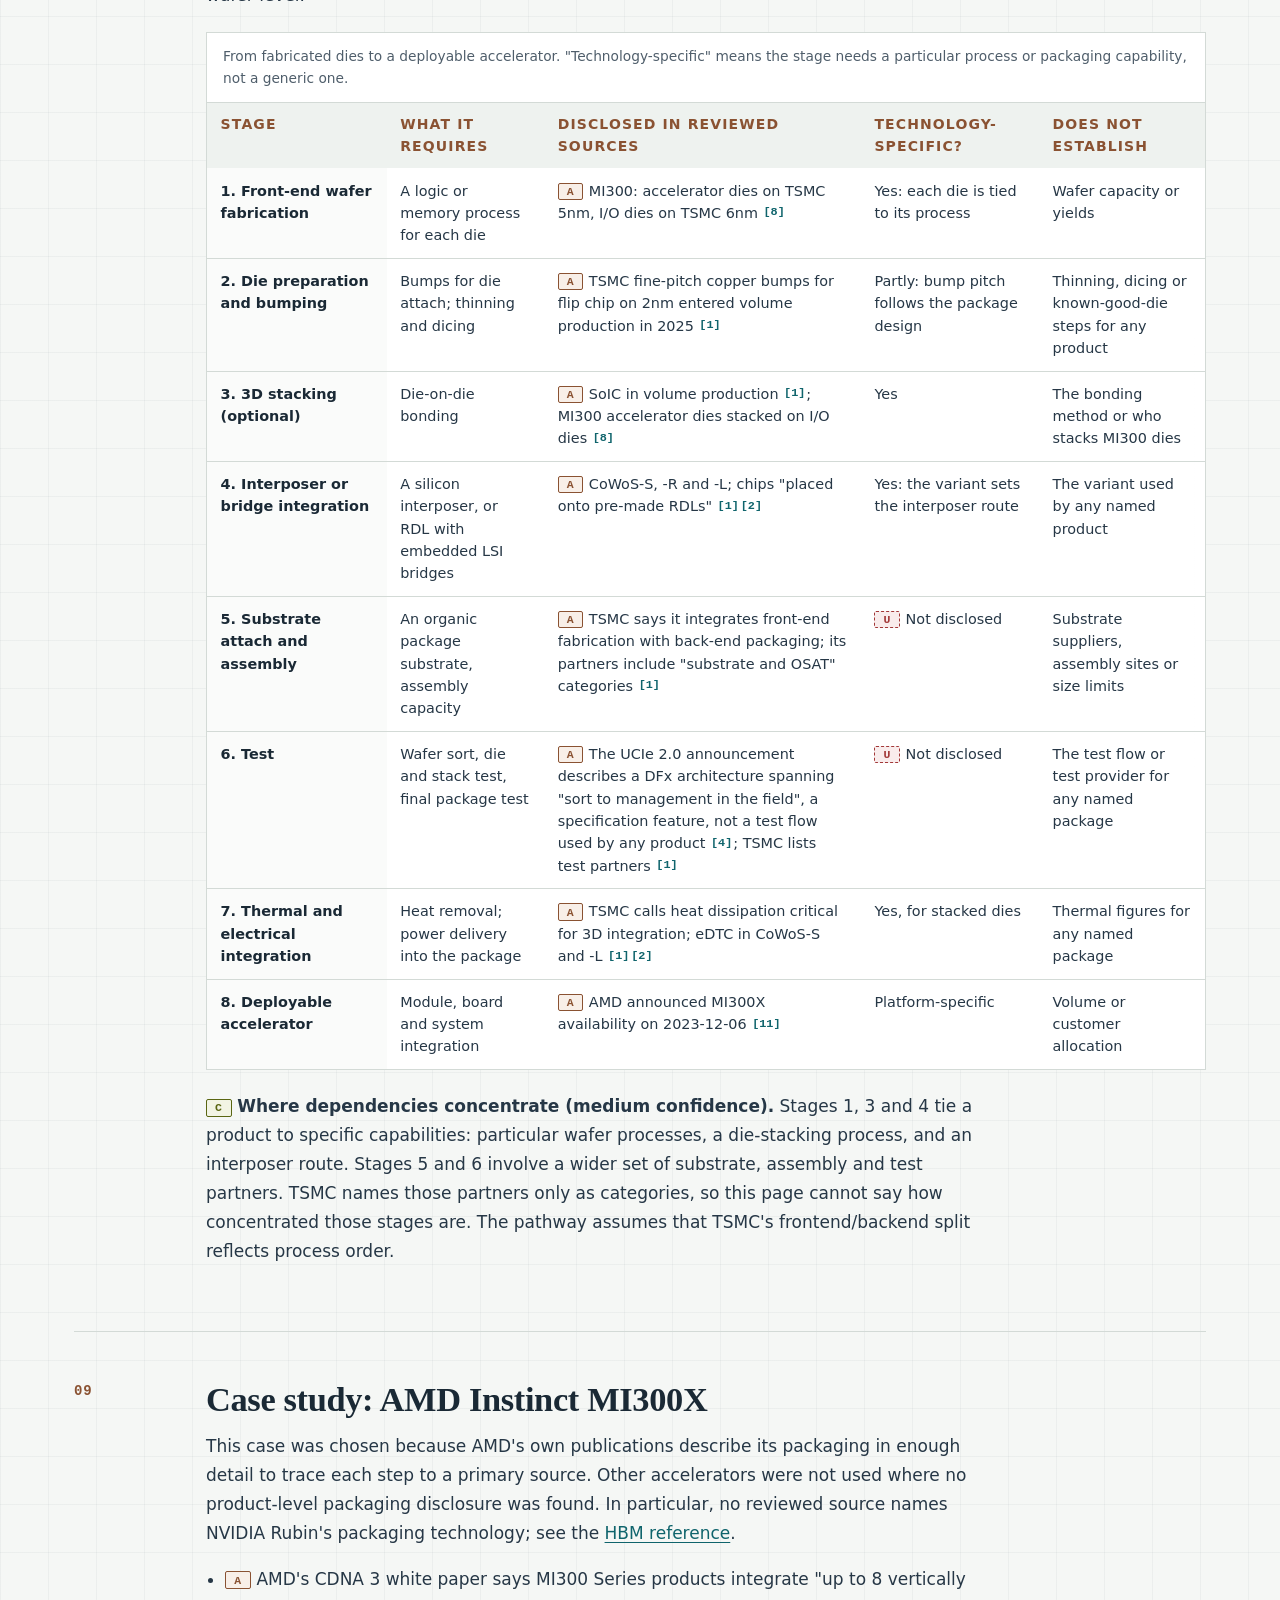
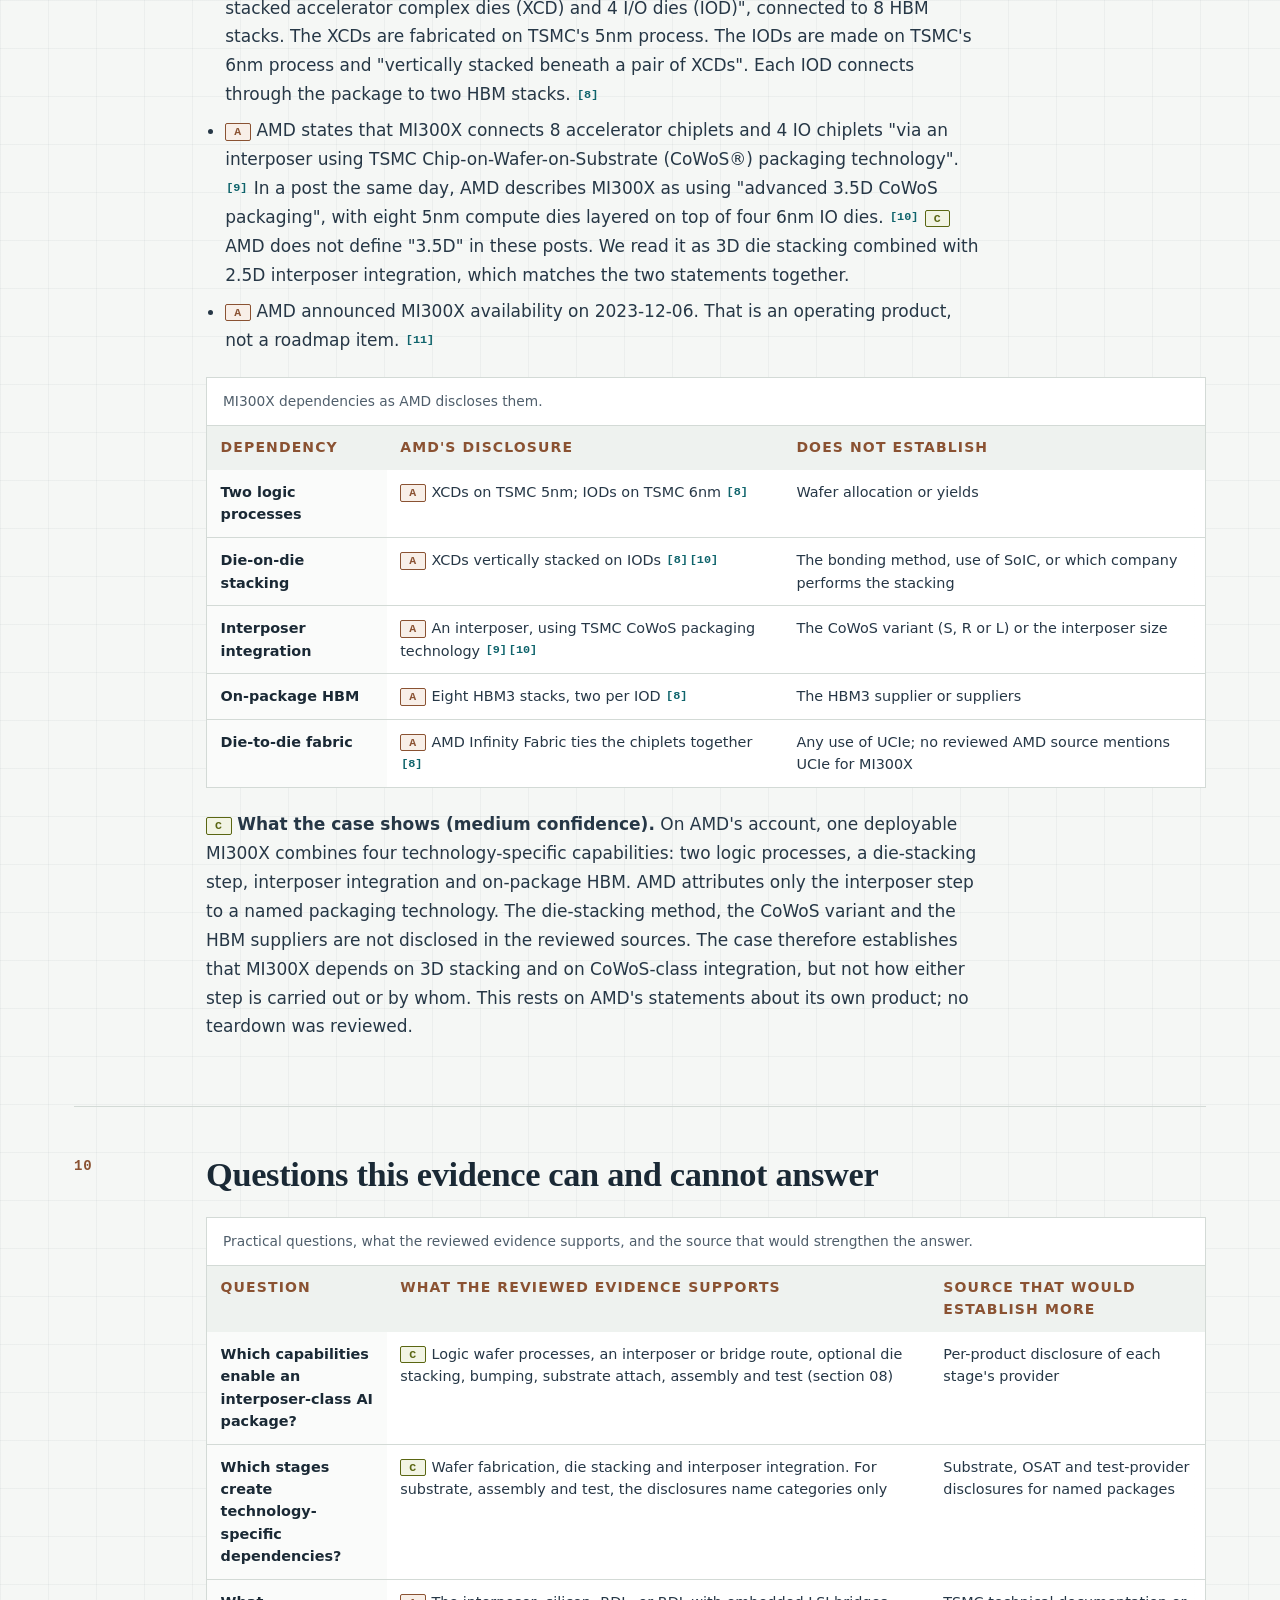
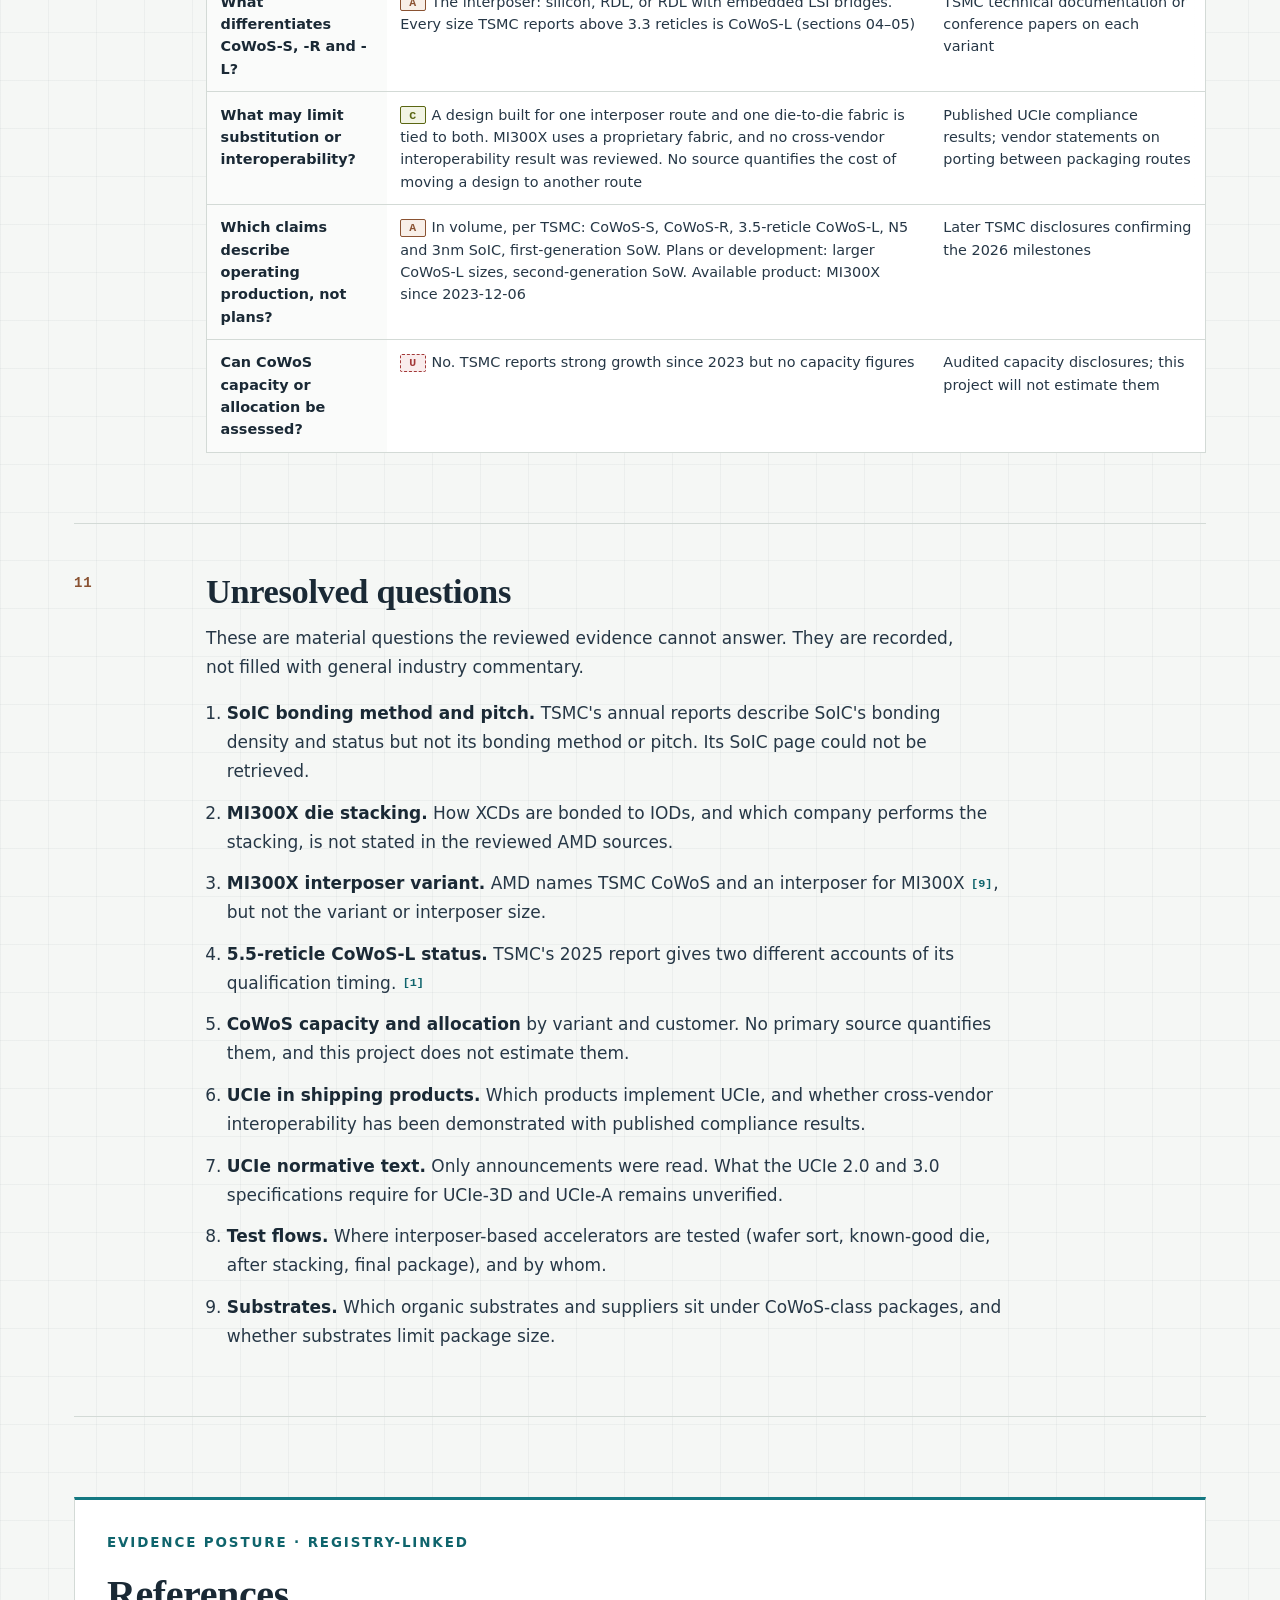
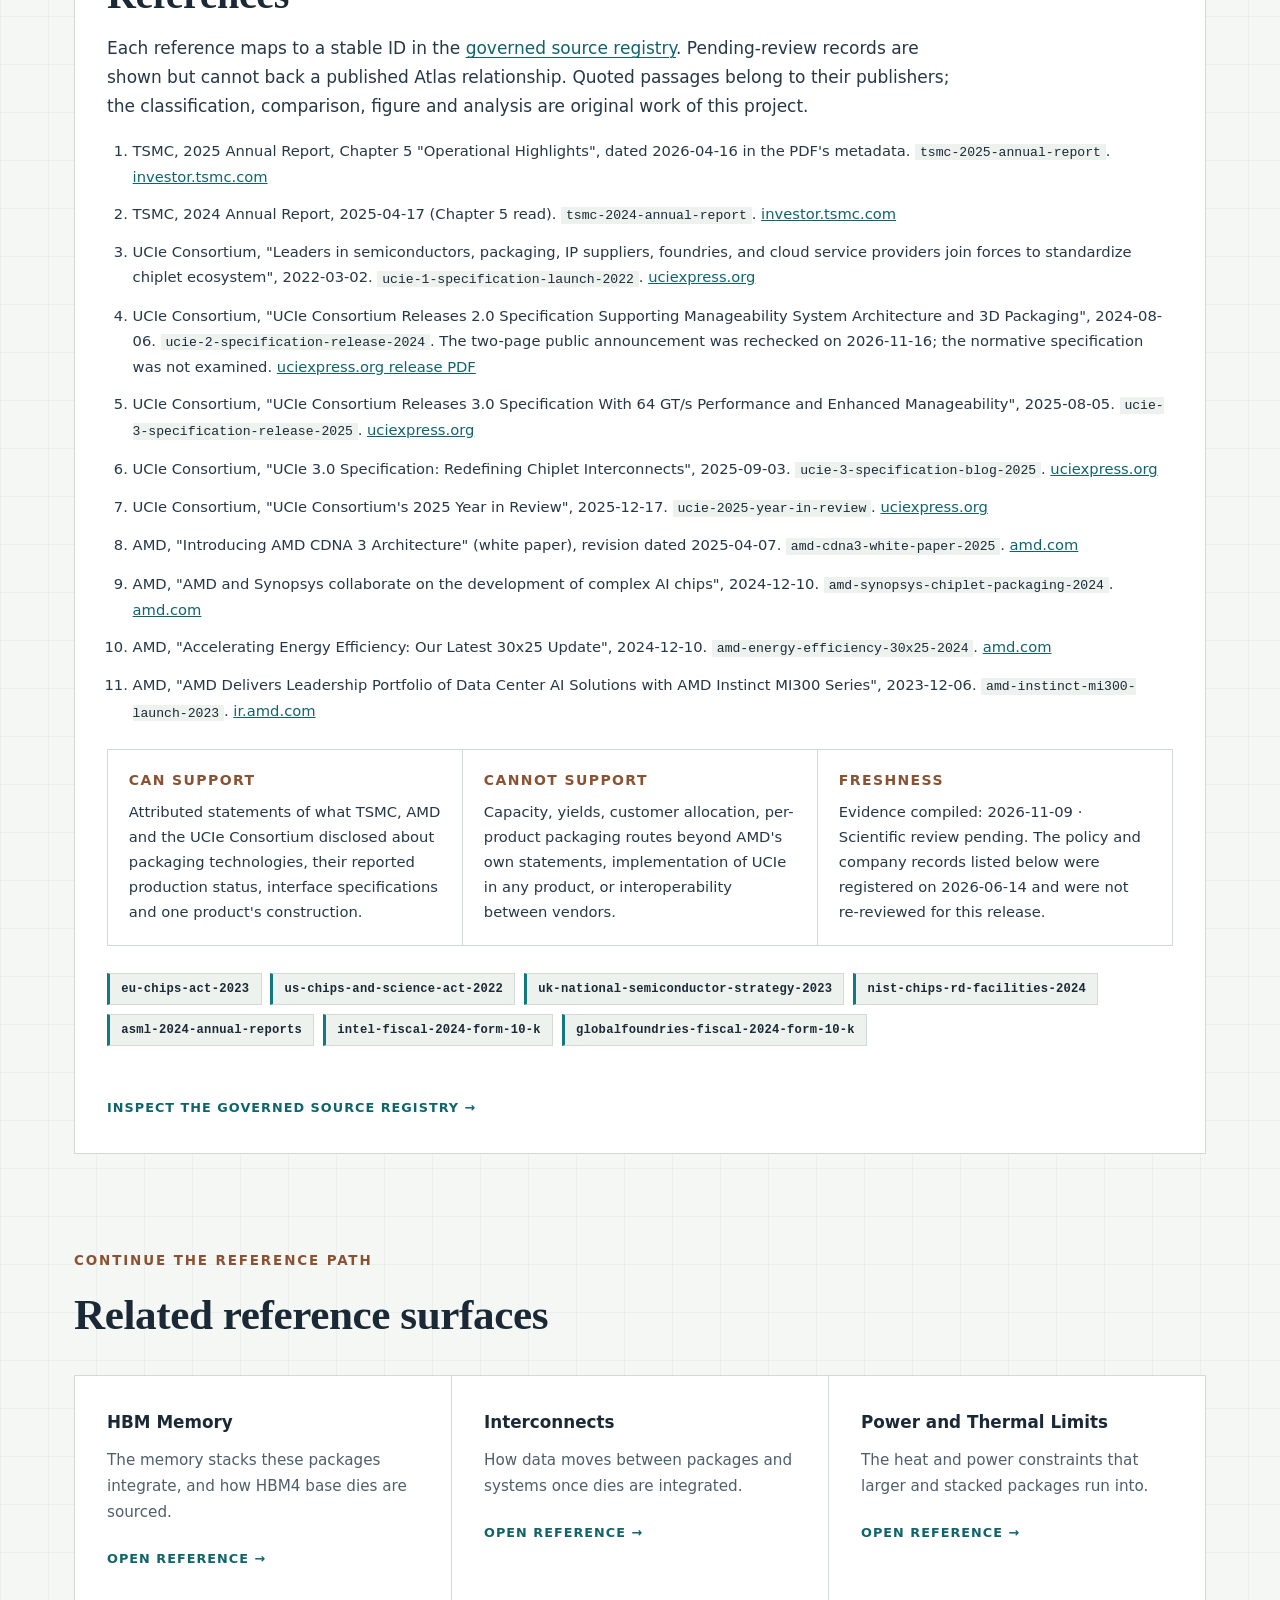
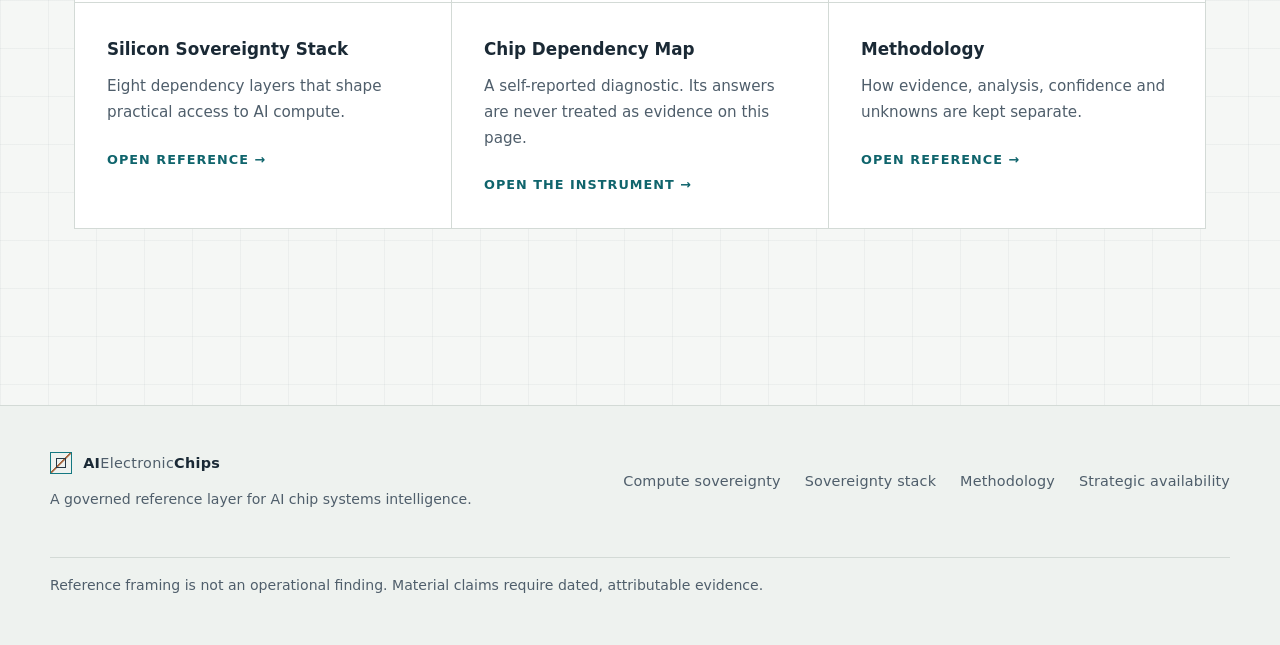
<file: design-fabrication-packaging/index.html>
<!doctype html>
<html lang="en">
<head>
  <meta charset="utf-8">
  <meta name="viewport" content="width=device-width, initial-scale=1">
  <title>Design, Fabrication, and Packaging: Advanced Packaging and Chiplet Integration | AIElectronicChips.com</title>
  <meta name="description" content="Evidence-classified reference to how fabricated dies become AI accelerators: CoWoS-S, -R and -L, SoIC stacking, the UCIe chiplet interface, an eight-stage production pathway and the AMD MI300X case.">
  <meta name="robots" content="index, follow">
  <link rel="canonical" href="https://aielectronicchips.com/design-fabrication-packaging/">
  <meta property="og:type" content="website">
  <meta property="og:site_name" content="AIElectronicChips.com">
  <meta property="og:title" content="Design, Fabrication, and Packaging: Advanced Packaging and Chiplet Integration">
  <meta property="og:description" content="Three distinct capabilities turn architectures into deployable AI systems. An evidence-classified reference to interposers, bridges, die stacking, chiplet interfaces and their production chain.">
  <meta property="og:url" content="https://aielectronicchips.com/design-fabrication-packaging/">
  <meta property="og:image" content="https://aielectronicchips.com/assets/og/design-fabrication-packaging.png">
  <meta property="og:image:width" content="1200">
  <meta property="og:image:height" content="630">
  <meta property="og:image:alt" content="AIElectronicChips.com — governed reference layer">
  <meta name="twitter:card" content="summary_large_image">
  <link rel="stylesheet" href="/assets/css/main.css">
  <link rel="stylesheet" href="/assets/css/evidence.css">
  <script type="application/ld+json">
{
  "@context": "https://schema.org",
  "@graph": [
    {
      "@type": "WebPage",
      "@id": "https://aielectronicchips.com/design-fabrication-packaging/#webpage",
      "url": "https://aielectronicchips.com/design-fabrication-packaging/",
      "name": "Design, Fabrication, and Packaging: Advanced Packaging and Chiplet Integration",
      "description": "Ontology layers 01–03: architecture and design rights, silicon manufacturing access, and integration of dies into deployable systems, with an evidence-classified reference to advanced packaging and chiplet integration.",
      "isPartOf": {
        "@id": "https://aielectronicchips.com/#website"
      },
      "inLanguage": "en",
      "mainEntity": [
        {
          "@id": "https://aielectronicchips.com/design-fabrication-packaging/#design"
        },
        {
          "@id": "https://aielectronicchips.com/design-fabrication-packaging/#fabrication"
        },
        {
          "@id": "https://aielectronicchips.com/design-fabrication-packaging/#packaging"
        }
      ],
      "citation": [
        { "@type": "CreativeWork", "name": "TSMC 2025 Annual Report, Chapter 5", "publisher": { "@type": "Organization", "name": "Taiwan Semiconductor Manufacturing Company Limited" }, "datePublished": "2026-04-16", "url": "https://investor.tsmc.com/static/annualReports/2025/english/pdf/2025_tsmc_ar_e_ch5.pdf" },
        { "@type": "CreativeWork", "name": "TSMC 2024 Annual Report", "publisher": { "@type": "Organization", "name": "Taiwan Semiconductor Manufacturing Company Limited" }, "datePublished": "2025-04-17", "url": "https://investor.tsmc.com/static/annualReports/2024/english/index.html" },
        { "@type": "CreativeWork", "name": "Leaders in semiconductors, packaging, IP suppliers, foundries, and cloud service providers join forces to standardize chiplet ecosystem", "publisher": { "@type": "Organization", "name": "UCIe Consortium" }, "datePublished": "2022-03-02", "url": "https://www.uciexpress.org/_files/ugd/0c1418_e7fa0820a56042d192bfa4e7d3493742.pdf" },
        { "@type": "CreativeWork", "name": "UCIe Consortium Releases 3.0 Specification With 64 GT/s Performance and Enhanced Manageability", "publisher": { "@type": "Organization", "name": "UCIe Consortium" }, "datePublished": "2025-08-05", "url": "https://www.uciexpress.org/_files/ugd/8dc731_ae67289d0ec646cdba5c1aee245538b3.pdf" },
        { "@type": "CreativeWork", "name": "Introducing AMD CDNA 3 Architecture", "publisher": { "@type": "Organization", "name": "Advanced Micro Devices, Inc." }, "datePublished": "2025-04-07", "url": "https://www.amd.com/content/dam/amd/en/documents/instinct-tech-docs/white-papers/amd-cdna-3-white-paper.pdf" },
        { "@type": "CreativeWork", "name": "AMD and Synopsys collaborate on the development of complex AI chips", "publisher": { "@type": "Organization", "name": "Advanced Micro Devices, Inc." }, "datePublished": "2024-12-10", "url": "https://www.amd.com/en/blogs/2024/amd-and-synopsys-collaborate-on-the-development-of.html" },
        { "@type": "CreativeWork", "name": "Accelerating Energy Efficiency: Our Latest 30x25 Update", "publisher": { "@type": "Organization", "name": "Advanced Micro Devices, Inc." }, "datePublished": "2024-12-10", "url": "https://www.amd.com/en/blogs/2024/accelerating-energy-efficiency-our-latest-30x25-u.html" }
      ],
      "breadcrumb": {
        "@type": "BreadcrumbList",
        "itemListElement": [
          {
            "@type": "ListItem",
            "position": 1,
            "name": "AIElectronicChips.com",
            "item": "https://aielectronicchips.com/"
          },
          {
            "@type": "ListItem",
            "position": 2,
            "name": "Design, Fabrication, and Packaging",
            "item": "https://aielectronicchips.com/design-fabrication-packaging/"
          }
        ]
      }
    },
    {
      "@type": "DefinedTerm",
      "@id": "https://aielectronicchips.com/design-fabrication-packaging/#design",
      "name": "Design Layer",
      "termCode": "01",
      "url": "https://aielectronicchips.com/design-fabrication-packaging/",
      "description": "Who controls the architecture and design rights required for AI compute? Covers IP ownership, design tools, architecture rights, and specialist design capability.",
      "inDefinedTermSet": {
        "@id": "https://aielectronicchips.com/sovereignty-stack/#ontology"
      }
    },
    {
      "@type": "DefinedTerm",
      "@id": "https://aielectronicchips.com/design-fabrication-packaging/#fabrication",
      "name": "Fabrication Layer",
      "termCode": "02",
      "url": "https://aielectronicchips.com/design-fabrication-packaging/",
      "description": "Who can manufacture the required silicon? Covers foundry access, process capability, manufacturing equipment, yield, and manufacturing geography.",
      "inDefinedTermSet": {
        "@id": "https://aielectronicchips.com/sovereignty-stack/#ontology"
      }
    },
    {
      "@type": "DefinedTerm",
      "@id": "https://aielectronicchips.com/design-fabrication-packaging/#packaging",
      "name": "Packaging Layer",
      "termCode": "03",
      "url": "https://aielectronicchips.com/design-fabrication-packaging/",
      "description": "Who can integrate dies into deployable systems? Covers advanced packaging capacity, substrates, assembly, test, and thermal integration.",
      "inDefinedTermSet": {
        "@id": "https://aielectronicchips.com/sovereignty-stack/#ontology"
      }
    }
  ]
}
  </script>
</head>
<body>
  <a class="skip-link" href="#main">Skip to main content</a>
  <header class="site-header">
    <a class="brand" href="/" aria-label="AIElectronicChips.com home"><span class="brand-mark" aria-hidden="true"></span><span>AI<span>Electronic</span>Chips</span></a>
    <nav class="primary-nav" aria-label="Primary navigation"><a href="/">Overview</a><a href="/sovereignty-stack/">Stack</a><a href="/chip-dependency-map/">Dependency Map</a><a href="/methodology/">Methodology</a><a href="/strategic-availability/">Strategic Availability</a></nav>
  </header>
  <main id="main">
    <header class="page-hero">
      <div class="trace" aria-hidden="true"></div>
      <p class="eyebrow">Reference layers · 01–03 · Evidence release 003</p>
      <h1>Design, Fabrication, and Packaging</h1>
      <p class="lead">Design, fabrication, and packaging are distinct capabilities with distinct dependencies. In AI accelerators, packaging is no longer the last step: it decides how many dies, and how much memory, can work as one processor.</p>
      <p class="intro">Treating them as one activity hides where control, access, capacity, and substitution actually reside. The sovereignty stack separates them so evidence can be attached to the correct layer. Sections 04–11 develop the packaging layer into a reference on interposers, silicon bridges, die stacking, chiplet interfaces and the production chain, with AMD Instinct MI300X as a documented case.</p>
      <div class="framing-note"><strong>Evidence compiled: 2026-11-09 · Scientific review pending</strong><span>Company and consortium statements remain attributed. Nothing here establishes capacity, yield, customer allocation, or interoperability between vendors.</span></div>
      <ul class="class-legend" aria-label="Evidence classes used on this page">
        <li><span class="tag tag-a">A</span>Attributed: what a company or consortium disclosed, not independently verified</li>
        <li><span class="tag tag-c">C</span>Bounded analysis: our derivation, with stated assumptions</li>
        <li><span class="tag tag-u">U</span>Unresolved: evidence absent, blocked or conflicting</li>
      </ul>
    </header>
    <div class="content-shell">
      <section class="reference-sections" aria-label="Reference authority summary">
        <article class="reference-block" id="summary"><div class="block-index">00</div><div>
          <h2>Reference summary</h2>
          <p><strong>Definition.</strong> This page covers Ontology Layers 01–03: Design, Fabrication, and Packaging as distinct compute-sovereignty dependencies.</p>
          <p><strong>Compute sovereignty relationship.</strong> AI chips become deployable only when design rights, manufacturing access, and integration capability align. Each layer carries separate evidence requirements.</p>
          <p><strong>Boundary.</strong> This page does not verify current capacity, access, or supplier position for any entity. Its packaging sections report what TSMC, AMD and the UCIe Consortium have published, classify each statement, and record where the disclosures stop.</p>
        </div></article>
      </section>

      <section class="reference-sections" aria-label="Design, Fabrication, and Packaging reference sections">
        <article class="reference-block" id="design"><div class="block-index">01</div><div>
          <h2>Design</h2>
          <p>Design analysis considers architecture, intellectual property, tools, talent, verification, and the rights needed to turn intent into a manufacturable design.</p>
        </div></article>
        <article class="reference-block" id="fabrication"><div class="block-index">02</div><div>
          <h2>Fabrication</h2>
          <p>Fabrication analysis considers manufacturing access, process capability, equipment, materials, capacity, yield, and the conditions under which production is available.</p>
        </div></article>
        <article class="reference-block" id="packaging"><div class="block-index">03</div><div>
          <h2>Packaging</h2>
          <p>Packaging analysis considers die integration, substrates, assembly, test, thermal design, and the capacity required to turn manufactured dies into deployable systems.</p>
          <p>For large AI accelerators, packaging has become a manufacturing capability in its own right. Several dies made on different processes are joined through an interposer or silicon bridges, sometimes stacked on one another first, and placed beside high-bandwidth memory. Each of those steps needs its own equipment and process know-how. The sections below set out what the primary disclosures support about them.</p>
        </div></article>
      </section>

      <nav class="ref-toc" aria-labelledby="toc-title">
        <h2 id="toc-title">Advanced packaging reference</h2>
        <ol start="4">
          <li><a href="#architectures">Packaging architectures compared</a></li>
          <li><a href="#interposer-scaling">From silicon interposers to silicon bridges</a></li>
          <li><a href="#die-stacking">3D die stacking</a></li>
          <li><a href="#chiplet-interfaces">Chiplet interfaces and UCIe</a></li>
          <li><a href="#production-chain">Industrial production pathway</a></li>
          <li><a href="#case-mi300x">Case study: AMD Instinct MI300X</a></li>
          <li><a href="#questions">Questions this evidence can and cannot answer</a></li>
          <li><a href="#unresolved">Unresolved questions</a></li>
        </ol>
      </nav>

      <section class="reference-sections" aria-label="Advanced packaging and chiplet integration reference">
        <article class="reference-block" id="architectures"><div class="block-index">04</div><div>
          <h2>Packaging architectures compared</h2>
          <p class="detail"><span class="tag tag-a">A</span>TSMC groups its advanced packaging as "3DFabric" and splits it in two. The frontend technology, SoIC, stacks silicon on silicon at the wafer level. The backend technologies include CoWoS, in which chips are placed onto pre-made redistribution layers, and SoW, a system-on-wafer service. TSMC states that SoIC-stacked chips "can be subsequently assembled by using conventional packages" or CoWoS and SoW. <a class="cite" href="#ref-1">[1]</a> In other words, 3D stacking and 2.5D interposer integration are separate steps that can be combined.</p>
          <p class="detail">Within CoWoS, the three variants differ in what carries the wiring between dies. That layer, the interposer, sits between the dies and the package substrate.</p>
          <figure class="ref-figure">
            <div class="figure-frame" tabindex="0" role="region" aria-label="Figure 1 drawing; scrolls horizontally on narrow screens">
            <svg viewBox="0 0 900 310" role="img" aria-labelledby="pkg-fig-title pkg-fig-desc">
              <title id="pkg-fig-title">Schematic comparison of CoWoS-S, CoWoS-R and CoWoS-L interposer construction</title>
              <desc id="pkg-fig-desc">Three side-by-side cross-sections. Each shows a logic die and an HBM stack sitting on an interposer, which sits on a package substrate. In CoWoS-S the interposer is a silicon layer. In CoWoS-R it is built from redistribution layers. In CoWoS-L it is built from redistribution layers with a small silicon bridge chip embedded under the gap between the two dies.</desc>
              <g>
                <text class="f-panel" x="20" y="26">CoWoS-S</text>
                <text class="f-note" x="20" y="44">silicon interposer</text>
                <rect class="f-xpu" x="40" y="142" width="118" height="58"/>
                <text class="f-lbl" x="60" y="176">LOGIC DIE</text>
                <rect class="f-dram" x="178" y="112" width="80" height="12"/>
                <rect class="f-dram" x="178" y="128" width="80" height="12"/>
                <rect class="f-dram" x="178" y="144" width="80" height="12"/>
                <rect class="f-dram" x="178" y="160" width="80" height="12"/>
                <rect class="f-base" x="178" y="176" width="80" height="24"/>
                <text class="f-note" x="182" y="104">HBM stack</text>
                <rect class="f-bump" x="44" y="202" width="110" height="3"/>
                <rect class="f-bump" x="182" y="202" width="72" height="3"/>
                <rect class="f-int" x="28" y="207" width="244" height="30"/>
                <text class="f-lbl" x="44" y="227">SILICON INTERPOSER</text>
                <rect class="f-sub" x="16" y="243" width="268" height="28"/>
                <text class="f-lbl" x="30" y="262">SUBSTRATE</text>
              </g>
              <g>
                <text class="f-panel" x="320" y="26">CoWoS-R</text>
                <text class="f-note" x="320" y="44">redistribution layer (RDL) interposer</text>
                <rect class="f-xpu" x="340" y="142" width="118" height="58"/>
                <text class="f-lbl" x="360" y="176">LOGIC DIE</text>
                <rect class="f-dram" x="478" y="112" width="80" height="12"/>
                <rect class="f-dram" x="478" y="128" width="80" height="12"/>
                <rect class="f-dram" x="478" y="144" width="80" height="12"/>
                <rect class="f-dram" x="478" y="160" width="80" height="12"/>
                <rect class="f-base" x="478" y="176" width="80" height="24"/>
                <text class="f-note" x="482" y="104">HBM stack</text>
                <rect class="f-bump" x="344" y="202" width="110" height="3"/>
                <rect class="f-bump" x="482" y="202" width="72" height="3"/>
                <rect class="f-rdl" x="328" y="207" width="244" height="30"/>
                <line class="f-rdl-line" x1="334" y1="214" x2="566" y2="214"/>
                <line class="f-rdl-line" x1="334" y1="222" x2="566" y2="222"/>
                <line class="f-rdl-line" x1="334" y1="230" x2="566" y2="230"/>
                <rect class="f-sub" x="316" y="243" width="268" height="28"/>
                <text class="f-lbl" x="330" y="262">SUBSTRATE</text>
              </g>
              <g>
                <text class="f-panel" x="620" y="26">CoWoS-L</text>
                <text class="f-note" x="620" y="44">RDL interposer with embedded LSI bridge</text>
                <rect class="f-xpu" x="640" y="142" width="118" height="58"/>
                <text class="f-lbl" x="660" y="176">LOGIC DIE</text>
                <rect class="f-dram" x="778" y="112" width="80" height="12"/>
                <rect class="f-dram" x="778" y="128" width="80" height="12"/>
                <rect class="f-dram" x="778" y="144" width="80" height="12"/>
                <rect class="f-dram" x="778" y="160" width="80" height="12"/>
                <rect class="f-base" x="778" y="176" width="80" height="24"/>
                <text class="f-note" x="782" y="104">HBM stack</text>
                <rect class="f-bump" x="644" y="202" width="110" height="3"/>
                <rect class="f-bump" x="782" y="202" width="72" height="3"/>
                <rect class="f-rdl" x="628" y="207" width="244" height="30"/>
                <line class="f-rdl-line" x1="634" y1="214" x2="866" y2="214"/>
                <line class="f-rdl-line" x1="634" y1="230" x2="866" y2="230"/>
                <rect class="f-lsi" x="730" y="217" width="64" height="16"/>
                <text class="f-lbl" x="747" y="229">LSI</text>
                <rect class="f-sub" x="616" y="243" width="268" height="28"/>
                <text class="f-lbl" x="630" y="262">SUBSTRATE</text>
              </g>
              <text class="f-note" x="20" y="298">Grey layers: redistribution wiring. Teal: silicon interposer or silicon bridge. Copper: DRAM core dies.</text>
            </svg>
            </div>
            <figcaption>Figure 1. Original schematic by AIElectronicChips.com, drawn from TSMC's descriptions in its 2024 and 2025 annual reports. Not to scale. Die counts, sizes, bump structures and the number and position of bridges are illustrative and vary by product. <span class="tag tag-c">C</span> <a class="cite" href="#ref-1">[1]</a><a class="cite" href="#ref-2">[2]</a></figcaption>
          </figure>
          <div class="table-scroll" tabindex="0" role="region" aria-label="TSMC advanced packaging technologies compared (scrollable table)">
            <table class="data-table">
              <caption>TSMC 3DFabric technologies as TSMC describes them in its 2024 and 2025 annual reports. Status is TSMC's own account.</caption>
              <thead><tr><th scope="col">Technology</th><th scope="col">What joins the dies</th><th scope="col">Reported status</th><th scope="col">Does not establish</th></tr></thead>
              <tbody>
                <tr><th scope="row">CoWoS-S</th><td><span class="tag tag-a">A</span>Silicon interposer with "high interconnect routing density" and an embedded deep trench capacitor (eDTC) <a class="cite" href="#ref-1">[1]</a></td><td>Volume production "for several years"; interposer grew from 1.0 to 3.3 reticles over a decade <a class="cite" href="#ref-1">[1]</a><a class="cite" href="#ref-2">[2]</a></td><td>Which products use it, capacity or yield</td></tr>
                <tr><th scope="row">CoWoS-R</th><td><span class="tag tag-a">A</span>Interposer of "multiple redistribution layers (RDL)", for design simplicity and larger HPC products <a class="cite" href="#ref-1">[1]</a></td><td>Second year of volume production in 2024; third in 2025 <a class="cite" href="#ref-1">[1]</a><a class="cite" href="#ref-2">[2]</a></td><td>Interposer material, maximum size or products</td></tr>
                <tr><th scope="row">CoWoS-L</th><td><span class="tag tag-a">A</span>RDL-based interposer with embedded local silicon interconnect (LSI) chips and eDTC <a class="cite" href="#ref-1">[1]</a></td><td>3.5-reticle version entered production in 2024; second year of volume production in 2025; larger-interposer products "expected to start volume production in 2026" (a plan) <a class="cite" href="#ref-1">[1]</a><a class="cite" href="#ref-2">[2]</a></td><td>Which products use it, or who makes the LSI chips</td></tr>
                <tr><th scope="row">SoIC (chip on wafer)</th><td><span class="tag tag-a">A</span>Wafer-level frontend stacking of chip on chip <a class="cite" href="#ref-1">[1]</a></td><td>N5 version in its second year of volume production for HPC in 2024; 3nm version entered volume production in 2025 <a class="cite" href="#ref-1">[1]</a><a class="cite" href="#ref-2">[2]</a></td><td>The bonding method, bond pitch or products</td></tr>
                <tr><th scope="row">SoW (system on wafer)</th><td><span class="tag tag-a">A</span>Wafer-level heterogeneous integration <a class="cite" href="#ref-1">[1]</a></td><td>Logic-only first generation in its second year of volume production in 2025; logic-plus-HBM generation "in its development phase" <a class="cite" href="#ref-1">[1]</a></td><td>Products or an HBM-integration date</td></tr>
              </tbody>
            </table>
          </div>
          <p class="detail"><span class="tag tag-c">C</span><strong>What differentiates the variants.</strong> On TSMC's descriptions, the CoWoS variants differ chiefly in the interposer: one silicon interposer (S), an RDL interposer (R), or an RDL interposer with embedded silicon bridges (L). Choosing a variant therefore means choosing a different interposer manufacturing route. TSMC names no customer for any variant, so this page does not say why any product uses one.</p>
        </div></article>

        <article class="reference-block" id="interposer-scaling"><div class="block-index">05</div><div>
          <h2>From silicon interposers to silicon bridges</h2>
          <p class="detail"><span class="tag tag-a">A</span>TSMC states that its advanced-packaging development focus "has shifted from the original Si interposer technology to reconfigured interposers with multiple LSIs". It also says that LSI, with higher routing density and eDTC, "facilitates the expansion of HPC products to larger sizes". <a class="cite" href="#ref-1">[1]</a><a class="cite" href="#ref-2">[2]</a> TSMC measures interposer size in reticles, the largest area a lithography exposure covers, at about 830 mm² each. <a class="cite" href="#ref-2">[2]</a></p>
          <div class="table-scroll" tabindex="0" role="region" aria-label="CoWoS interposer sizes and reported status (scrollable table)">
            <table class="data-table">
              <caption>Interposer sizes reported by TSMC. Approximate areas are our arithmetic at 830 mm² per reticle.</caption>
              <thead><tr><th scope="col">Interposer size</th><th scope="col">Approx. area</th><th scope="col">Variant</th><th scope="col">Status as reported</th></tr></thead>
              <tbody>
                <tr><th scope="row" class="num">1.0 → 3.3 reticles</th><td class="num">830 → 2,740 mm²</td><td>CoWoS-S</td><td><span class="tag tag-a">A</span>Reached over the past decade, per the 2024 report <a class="cite" href="#ref-2">[2]</a></td></tr>
                <tr><th scope="row" class="num">3.5 reticles</th><td class="num">2,905 mm²</td><td>CoWoS-L</td><td><span class="tag tag-a">A</span>Entered production in 2024 <a class="cite" href="#ref-2">[2]</a>; second year of volume production in 2025 <a class="cite" href="#ref-1">[1]</a></td></tr>
                <tr><th scope="row" class="num">5.5 reticles</th><td class="num">4,565 mm²</td><td>CoWoS-L</td><td><span class="tag tag-u">U</span>Reported inconsistently. One passage says it "will finish the qualification in 2026". The quality and reliability section says TSMC's Q&amp;R organisation certified it in 2025, with volume production to begin in 2026. <a class="cite" href="#ref-1">[1]</a></td></tr>
                <tr><th scope="row" class="num">9.5 reticles</th><td class="num">7,885 mm²</td><td>CoWoS-L</td><td><span class="tag tag-a">A</span>In development and "making good progress" <a class="cite" href="#ref-1">[1]</a>. TSMC's stated 2027 plan for this size is recorded in the <a href="/hbm-memory/#packaging">HBM reference</a>.</td></tr>
              </tbody>
            </table>
          </div>
          <p class="detail"><span class="tag tag-c">C</span><strong>What this implies (medium confidence).</strong> TSMC reports CoWoS-S at up to 3.3 reticles, and every larger size it reports is CoWoS-L. TSMC also credits LSI with enabling larger sizes. Within TSMC's portfolio, the largest interposer-class packages therefore depend on fabricating LSI bridge chips and embedding them in redistribution layers, not on one larger silicon interposer. The step from 3.3 to 9.5 reticles is close to a threefold increase in interposer area. Our assumption is that the reticle multiples describe interposer area. The sources give no cost, yield or capacity comparison between variants.</p>
        </div></article>

        <article class="reference-block" id="die-stacking"><div class="block-index">06</div><div>
          <h2>3D die stacking</h2>
          <ul class="detail">
            <li><span class="tag tag-a">A</span>TSMC describes SoIC as a "wafer-level frontend 3DIC chip stacking platform" with what it calls outstanding bonding density. It reports N5 SoIC chip-on-wafer stacking in its second year of volume production for HPC in 2024, and 3nm SoIC stacking entering volume production in 2025. <a class="cite" href="#ref-1">[1]</a><a class="cite" href="#ref-2">[2]</a></li>
            <li><span class="tag tag-a">A</span>TSMC's 2024 report distinguishes SoIC processes by orientation. Face-to-back Gen-1 is in production, and face-to-back Gen-2, "with significant thermal performance improvement", was qualified and started production in 2024. Face-to-face Gen-1 was then "under qualification". <a class="cite" href="#ref-2">[2]</a></li>
            <li><span class="tag tag-u">U</span>Neither annual report names SoIC's bonding method, such as hybrid bonding, or its bond pitch. TSMC's SoIC technology page could not be retrieved (HTTP 403). This page therefore does not state how SoIC dies are bonded.</li>
            <li><span class="tag tag-a">A</span>The UCIe 2.0 announcement describes a 3D interface variant, UCIe-3D, as "optimized for hybrid bonding", with bump pitches from 10–25 µm down to 1 µm or less. <a class="cite" href="#ref-4">[4]</a> That is a design target of an interface specification. It is not evidence that SoIC or any named product uses hybrid bonding.</li>
          </ul>
          <h3>Heat and power in stacked packages</h3>
          <ul class="detail">
            <li><span class="tag tag-a">A</span>TSMC states that intra-chip heat dissipation "has become a critical issue for 3D integration". At IEDM 2025 it demonstrated aluminium nitride films as a thermal material for 3D ICs. That is a research result, not a production process. <a class="cite" href="#ref-1">[1]</a></li>
            <li><span class="tag tag-a">A</span>TSMC describes both CoWoS-S and CoWoS-L with an embedded deep trench capacitor (eDTC). <a class="cite" href="#ref-1">[1]</a><a class="cite" href="#ref-2">[2]</a> The reviewed text does not state its electrical role or capacitance. For package-level power and cooling limits, see <a href="/power-and-thermal-limits/">Power and Thermal Limits</a>.</li>
          </ul>
        </div></article>

        <article class="reference-block" id="chiplet-interfaces"><div class="block-index">07</div><div>
          <h2>Chiplet interfaces and UCIe</h2>
          <p class="detail">Three different things are often treated as one. An <strong>interface standard</strong> defines how dies exchange data. An <strong>integration architecture</strong> defines how dies are physically joined. <strong>Demonstrated interoperability</strong> means chiplets from different vendors shown to work together, with published test results. Evidence for one does not establish the others.</p>
          <div class="table-scroll" tabindex="0" role="region" aria-label="Interface, integration and interoperability distinguished (scrollable table)">
            <table class="data-table">
              <caption>Three layers of a chiplet design, and what the reviewed sources establish for each.</caption>
              <thead><tr><th scope="col">Layer</th><th scope="col">Question it answers</th><th scope="col">In the reviewed sources</th><th scope="col">Does not establish</th></tr></thead>
              <tbody>
                <tr><th scope="row">Interface standard</th><td>How do dies talk?</td><td><span class="tag tag-a">A</span>UCIe: die-to-die physical layer, protocols and software stack <a class="cite" href="#ref-3">[3]</a></td><td>That any named product implements UCIe</td></tr>
                <tr><th scope="row">Integration architecture</th><td>How are dies physically joined?</td><td><span class="tag tag-a">A</span>CoWoS-S, -R, -L; SoIC stacking (section 04) <a class="cite" href="#ref-1">[1]</a></td><td>Which interface runs over a given package</td></tr>
                <tr><th scope="row">Proprietary in-package fabric</th><td>What a vendor uses instead of, or alongside, a standard</td><td><span class="tag tag-a">A</span>AMD Infinity Fabric ties MI300 chiplets together (section 09) <a class="cite" href="#ref-8">[8]</a></td><td>Compatibility with other vendors' dies</td></tr>
                <tr><th scope="row">Demonstrated interoperability</th><td>Do different vendors' chiplets work together?</td><td><span class="tag tag-u">U</span>None reviewed</td><td>That none exists: only that no reviewed source shows it</td></tr>
              </tbody>
            </table>
          </div>
          <div class="table-scroll" tabindex="0" role="region" aria-label="UCIe specification releases (scrollable table)">
            <table class="data-table">
              <caption>UCIe specification releases, as announced by the UCIe Consortium. The specifications themselves have not been reviewed.</caption>
              <thead><tr><th scope="col">Release</th><th scope="col">Announced</th><th scope="col">What the announcement says</th><th scope="col">Evidence</th></tr></thead>
              <tbody>
                <tr><th scope="row">UCIe 1.0</th><td class="num">2022-03-02</td><td>An open specification "that defines the interconnect between chiplets within a package". It covers the die-to-die I/O physical layer, protocols and software stack, building on PCIe and CXL. The stated aim is to let users "mix and match chiplet components from a multi-vendor ecosystem".</td><td><span class="tag tag-a">A</span><a class="cite" href="#ref-3">[3]</a></td></tr>
                <tr><th scope="row">UCIe 2.0</th><td class="num">2024-08-06</td><td>The announcement says the specification adds UCIe-3D for hybrid bonding; a DFx architecture for test, telemetry and debug "from sort to management in the field"; and an initial framework for compliance testing. A compliance framework is not a compliance result, and the announcement names no interoperating products.</td><td><span class="tag tag-a">A</span><a class="cite" href="#ref-4">[4]</a> Registry record pending review</td></tr>
                <tr><th scope="row">UCIe 3.0</th><td class="num">2025-08-05</td><td>48 and 64 GT/s for UCIe-S and UCIe-A, up from 32 GT/s; backward compatible with earlier releases. The consortium associates UCIe-S with 2D and UCIe-A with 2.5D chiplet designs.</td><td><span class="tag tag-a">A</span><a class="cite" href="#ref-5">[5]</a><a class="cite" href="#ref-6">[6]</a></td></tr>
              </tbody>
            </table>
          </div>
          <p class="detail"><span class="tag tag-a">A</span>The consortium's 2025 review says members "are already actively implementing UCIe chiplet solutions". <a class="cite" href="#ref-7">[7]</a> <span class="tag tag-u">U</span>It names no product, implementation or test result, and no reviewed source supplies one.</p>
          <p class="detail"><span class="tag tag-c">C</span>Because UCIe defines variants for 2D, 2.5D and 3D packaging, it is designed to run over several integration architectures. A UCIe release is therefore evidence about the specification only. A claim that a product implements UCIe needs that product's own documentation. A claim of interoperability needs published compliance or cross-vendor results.</p>
        </div></article>

        <article class="reference-block" id="production-chain"><div class="block-index">08</div><div>
          <h2>Industrial production pathway</h2>
          <p class="detail">This pathway runs from fabricated dies to a deployable accelerator. For each stage it shows what the stage requires, what the reviewed sources disclose, and what they leave open. <span class="tag tag-c">C</span>The stage list is our synthesis, ordered by TSMC's frontend/backend split. Not every product passes every stage: 3D stacking is optional, and SoW integrates at the wafer level.</p>
          <div class="table-scroll" tabindex="0" role="region" aria-label="Advanced packaging production pathway by stage (scrollable table)">
            <table class="data-table">
              <caption>From fabricated dies to a deployable accelerator. "Technology-specific" means the stage needs a particular process or packaging capability, not a generic one.</caption>
              <thead><tr><th scope="col">Stage</th><th scope="col">What it requires</th><th scope="col">Disclosed in reviewed sources</th><th scope="col">Technology-specific?</th><th scope="col">Does not establish</th></tr></thead>
              <tbody>
                <tr><th scope="row">1. Front-end wafer fabrication</th><td>A logic or memory process for each die</td><td><span class="tag tag-a">A</span>MI300: accelerator dies on TSMC 5nm, I/O dies on TSMC 6nm <a class="cite" href="#ref-8">[8]</a></td><td>Yes: each die is tied to its process</td><td>Wafer capacity or yields</td></tr>
                <tr><th scope="row">2. Die preparation and bumping</th><td>Bumps for die attach; thinning and dicing</td><td><span class="tag tag-a">A</span>TSMC fine-pitch copper bumps for flip chip on 2nm entered volume production in 2025 <a class="cite" href="#ref-1">[1]</a></td><td>Partly: bump pitch follows the package design</td><td>Thinning, dicing or known-good-die steps for any product</td></tr>
                <tr><th scope="row">3. 3D stacking (optional)</th><td>Die-on-die bonding</td><td><span class="tag tag-a">A</span>SoIC in volume production <a class="cite" href="#ref-1">[1]</a>; MI300 accelerator dies stacked on I/O dies <a class="cite" href="#ref-8">[8]</a></td><td>Yes</td><td>The bonding method or who stacks MI300 dies</td></tr>
                <tr><th scope="row">4. Interposer or bridge integration</th><td>A silicon interposer, or RDL with embedded LSI bridges</td><td><span class="tag tag-a">A</span>CoWoS-S, -R and -L; chips "placed onto pre-made RDLs" <a class="cite" href="#ref-1">[1]</a><a class="cite" href="#ref-2">[2]</a></td><td>Yes: the variant sets the interposer route</td><td>The variant used by any named product</td></tr>
                <tr><th scope="row">5. Substrate attach and assembly</th><td>An organic package substrate, assembly capacity</td><td><span class="tag tag-a">A</span>TSMC says it integrates front-end fabrication with back-end packaging; its partners include "substrate and OSAT" categories <a class="cite" href="#ref-1">[1]</a></td><td><span class="tag tag-u">U</span>Not disclosed</td><td>Substrate suppliers, assembly sites or size limits</td></tr>
                <tr><th scope="row">6. Test</th><td>Wafer sort, die and stack test, final package test</td><td><span class="tag tag-a">A</span>The UCIe 2.0 announcement describes a DFx architecture spanning "sort to management in the field", a specification feature, not a test flow used by any product <a class="cite" href="#ref-4">[4]</a>; TSMC lists test partners <a class="cite" href="#ref-1">[1]</a></td><td><span class="tag tag-u">U</span>Not disclosed</td><td>The test flow or test provider for any named package</td></tr>
                <tr><th scope="row">7. Thermal and electrical integration</th><td>Heat removal; power delivery into the package</td><td><span class="tag tag-a">A</span>TSMC calls heat dissipation critical for 3D integration; eDTC in CoWoS-S and -L <a class="cite" href="#ref-1">[1]</a><a class="cite" href="#ref-2">[2]</a></td><td>Yes, for stacked dies</td><td>Thermal figures for any named package</td></tr>
                <tr><th scope="row">8. Deployable accelerator</th><td>Module, board and system integration</td><td><span class="tag tag-a">A</span>AMD announced MI300X availability on 2023-12-06 <a class="cite" href="#ref-11">[11]</a></td><td>Platform-specific</td><td>Volume or customer allocation</td></tr>
              </tbody>
            </table>
          </div>
          <p class="detail"><span class="tag tag-c">C</span><strong>Where dependencies concentrate (medium confidence).</strong> Stages 1, 3 and 4 tie a product to specific capabilities: particular wafer processes, a die-stacking process, and an interposer route. Stages 5 and 6 involve a wider set of substrate, assembly and test partners. TSMC names those partners only as categories, so this page cannot say how concentrated those stages are. The pathway assumes that TSMC's frontend/backend split reflects process order.</p>
        </div></article>

        <article class="reference-block" id="case-mi300x"><div class="block-index">09</div><div>
          <h2>Case study: AMD Instinct MI300X</h2>
          <p class="detail">This case was chosen because AMD's own publications describe its packaging in enough detail to trace each step to a primary source. Other accelerators were not used where no product-level packaging disclosure was found. In particular, no reviewed source names NVIDIA Rubin's packaging technology; see the <a href="/hbm-memory/#pathways">HBM reference</a>.</p>
          <ul class="detail">
            <li><span class="tag tag-a">A</span>AMD's CDNA 3 white paper says MI300 Series products integrate "up to 8 vertically stacked accelerator complex dies (XCD) and 4 I/O dies (IOD)", connected to 8 HBM stacks. The XCDs are fabricated on TSMC's 5nm process. The IODs are made on TSMC's 6nm process and "vertically stacked beneath a pair of XCDs". Each IOD connects through the package to two HBM stacks. <a class="cite" href="#ref-8">[8]</a></li>
            <li><span class="tag tag-a">A</span>AMD states that MI300X connects 8 accelerator chiplets and 4 IO chiplets "via an interposer using TSMC Chip-on-Wafer-on-Substrate (CoWoS®) packaging technology". <a class="cite" href="#ref-9">[9]</a> In a post the same day, AMD describes MI300X as using "advanced 3.5D CoWoS packaging", with eight 5nm compute dies layered on top of four 6nm IO dies. <a class="cite" href="#ref-10">[10]</a> <span class="tag tag-c">C</span>AMD does not define "3.5D" in these posts. We read it as 3D die stacking combined with 2.5D interposer integration, which matches the two statements together.</li>
            <li><span class="tag tag-a">A</span>AMD announced MI300X availability on 2023-12-06. That is an operating product, not a roadmap item. <a class="cite" href="#ref-11">[11]</a></li>
          </ul>
          <div class="table-scroll" tabindex="0" role="region" aria-label="MI300X dependency structure (scrollable table)">
            <table class="data-table">
              <caption>MI300X dependencies as AMD discloses them.</caption>
              <thead><tr><th scope="col">Dependency</th><th scope="col">AMD's disclosure</th><th scope="col">Does not establish</th></tr></thead>
              <tbody>
                <tr><th scope="row">Two logic processes</th><td><span class="tag tag-a">A</span>XCDs on TSMC 5nm; IODs on TSMC 6nm <a class="cite" href="#ref-8">[8]</a></td><td>Wafer allocation or yields</td></tr>
                <tr><th scope="row">Die-on-die stacking</th><td><span class="tag tag-a">A</span>XCDs vertically stacked on IODs <a class="cite" href="#ref-8">[8]</a><a class="cite" href="#ref-10">[10]</a></td><td>The bonding method, use of SoIC, or which company performs the stacking</td></tr>
                <tr><th scope="row">Interposer integration</th><td><span class="tag tag-a">A</span>An interposer, using TSMC CoWoS packaging technology <a class="cite" href="#ref-9">[9]</a><a class="cite" href="#ref-10">[10]</a></td><td>The CoWoS variant (S, R or L) or the interposer size</td></tr>
                <tr><th scope="row">On-package HBM</th><td><span class="tag tag-a">A</span>Eight HBM3 stacks, two per IOD <a class="cite" href="#ref-8">[8]</a></td><td>The HBM3 supplier or suppliers</td></tr>
                <tr><th scope="row">Die-to-die fabric</th><td><span class="tag tag-a">A</span>AMD Infinity Fabric ties the chiplets together <a class="cite" href="#ref-8">[8]</a></td><td>Any use of UCIe; no reviewed AMD source mentions UCIe for MI300X</td></tr>
              </tbody>
            </table>
          </div>
          <p class="detail"><span class="tag tag-c">C</span><strong>What the case shows (medium confidence).</strong> On AMD's account, one deployable MI300X combines four technology-specific capabilities: two logic processes, a die-stacking step, interposer integration and on-package HBM. AMD attributes only the interposer step to a named packaging technology. The die-stacking method, the CoWoS variant and the HBM suppliers are not disclosed in the reviewed sources. The case therefore establishes that MI300X depends on 3D stacking and on CoWoS-class integration, but not how either step is carried out or by whom. This rests on AMD's statements about its own product; no teardown was reviewed.</p>
        </div></article>

        <article class="reference-block" id="questions"><div class="block-index">10</div><div>
          <h2>Questions this evidence can and cannot answer</h2>
          <div class="table-scroll" tabindex="0" role="region" aria-label="Analyst questions and evidence status (scrollable table)">
            <table class="data-table">
              <caption>Practical questions, what the reviewed evidence supports, and the source that would strengthen the answer.</caption>
              <thead><tr><th scope="col">Question</th><th scope="col">What the reviewed evidence supports</th><th scope="col">Source that would establish more</th></tr></thead>
              <tbody>
                <tr><th scope="row">Which capabilities enable an interposer-class AI package?</th><td><span class="tag tag-c">C</span>Logic wafer processes, an interposer or bridge route, optional die stacking, bumping, substrate attach, assembly and test (section 08)</td><td>Per-product disclosure of each stage's provider</td></tr>
                <tr><th scope="row">Which stages create technology-specific dependencies?</th><td><span class="tag tag-c">C</span>Wafer fabrication, die stacking and interposer integration. For substrate, assembly and test, the disclosures name categories only</td><td>Substrate, OSAT and test-provider disclosures for named packages</td></tr>
                <tr><th scope="row">What differentiates CoWoS-S, -R and -L?</th><td><span class="tag tag-a">A</span>The interposer: silicon, RDL, or RDL with embedded LSI bridges. Every size TSMC reports above 3.3 reticles is CoWoS-L (sections 04–05)</td><td>TSMC technical documentation or conference papers on each variant</td></tr>
                <tr><th scope="row">What may limit substitution or interoperability?</th><td><span class="tag tag-c">C</span>A design built for one interposer route and one die-to-die fabric is tied to both. MI300X uses a proprietary fabric, and no cross-vendor interoperability result was reviewed. No source quantifies the cost of moving a design to another route</td><td>Published UCIe compliance results; vendor statements on porting between packaging routes</td></tr>
                <tr><th scope="row">Which claims describe operating production, not plans?</th><td><span class="tag tag-a">A</span>In volume, per TSMC: CoWoS-S, CoWoS-R, 3.5-reticle CoWoS-L, N5 and 3nm SoIC, first-generation SoW. Plans or development: larger CoWoS-L sizes, second-generation SoW. Available product: MI300X since 2023-12-06</td><td>Later TSMC disclosures confirming the 2026 milestones</td></tr>
                <tr><th scope="row">Can CoWoS capacity or allocation be assessed?</th><td><span class="tag tag-u">U</span>No. TSMC reports strong growth since 2023 but no capacity figures</td><td>Audited capacity disclosures; this project will not estimate them</td></tr>
              </tbody>
            </table>
          </div>
        </div></article>

        <article class="reference-block" id="unresolved"><div class="block-index">11</div><div>
          <h2>Unresolved questions</h2>
          <p class="detail">These are material questions the reviewed evidence cannot answer. They are recorded, not filled with general industry commentary.</p>
          <ol class="unresolved-list">
            <li><strong>SoIC bonding method and pitch.</strong> TSMC's annual reports describe SoIC's bonding density and status but not its bonding method or pitch. Its SoIC page could not be retrieved.</li>
            <li><strong>MI300X die stacking.</strong> How XCDs are bonded to IODs, and which company performs the stacking, is not stated in the reviewed AMD sources.</li>
            <li><strong>MI300X interposer variant.</strong> AMD names TSMC CoWoS and an interposer for MI300X <a class="cite" href="#ref-9">[9]</a>, but not the variant or interposer size.</li>
            <li><strong>5.5-reticle CoWoS-L status.</strong> TSMC's 2025 report gives two different accounts of its qualification timing. <a class="cite" href="#ref-1">[1]</a></li>
            <li><strong>CoWoS capacity and allocation</strong> by variant and customer. No primary source quantifies them, and this project does not estimate them.</li>
            <li><strong>UCIe in shipping products.</strong> Which products implement UCIe, and whether cross-vendor interoperability has been demonstrated with published compliance results.</li>
            <li><strong>UCIe normative text.</strong> Only announcements were read. What the UCIe 2.0 and 3.0 specifications require for UCIe-3D and UCIe-A remains unverified.</li>
            <li><strong>Test flows.</strong> Where interposer-based accelerators are tested (wafer sort, known-good die, after stacking, final package), and by whom.</li>
            <li><strong>Substrates.</strong> Which organic substrates and suppliers sit under CoWoS-class packages, and whether substrates limit package size.</li>
          </ol>
        </div></article>
      </section>

      <section class="evidence-posture" id="references" aria-labelledby="evidence-title">
        <div class="section-label blue">Evidence posture · Registry-linked</div>
        <h2 id="evidence-title">References</h2>
        <p class="evidence-intro">Each reference maps to a stable ID in the <a href="/sources/">governed source registry</a>. Pending-review records are shown but cannot back a published Atlas relationship. Quoted passages belong to their publishers; the classification, comparison, figure and analysis are original work of this project.</p>
        <ol class="ref-list">
          <li id="ref-1">TSMC, 2025 Annual Report, Chapter 5 "Operational Highlights", dated 2026-04-16 in the PDF's metadata. <code>tsmc-2025-annual-report</code>. <a href="https://investor.tsmc.com/static/annualReports/2025/english/pdf/2025_tsmc_ar_e_ch5.pdf">investor.tsmc.com</a></li>
          <li id="ref-2">TSMC, 2024 Annual Report, 2025-04-17 (Chapter 5 read). <code>tsmc-2024-annual-report</code>. <a href="https://investor.tsmc.com/static/annualReports/2024/english/index.html">investor.tsmc.com</a></li>
          <li id="ref-3">UCIe Consortium, "Leaders in semiconductors, packaging, IP suppliers, foundries, and cloud service providers join forces to standardize chiplet ecosystem", 2022-03-02. <code>ucie-1-specification-launch-2022</code>. <a href="https://www.uciexpress.org/_files/ugd/0c1418_e7fa0820a56042d192bfa4e7d3493742.pdf">uciexpress.org</a></li>
          <li id="ref-4">UCIe Consortium, "UCIe Consortium Releases 2.0 Specification Supporting Manageability System Architecture and 3D Packaging", 2024-08-06. <code>ucie-2-specification-release-2024</code>. The two-page public announcement was rechecked on 2026-11-16; the normative specification was not examined. <a href="https://www.uciexpress.org/_files/ugd/0c1418_c9fb71cbbd4644e3b73b123216fa2e52.pdf">uciexpress.org release PDF</a></li>
          <li id="ref-5">UCIe Consortium, "UCIe Consortium Releases 3.0 Specification With 64 GT/s Performance and Enhanced Manageability", 2025-08-05. <code>ucie-3-specification-release-2025</code>. <a href="https://www.uciexpress.org/_files/ugd/8dc731_ae67289d0ec646cdba5c1aee245538b3.pdf">uciexpress.org</a></li>
          <li id="ref-6">UCIe Consortium, "UCIe 3.0 Specification: Redefining Chiplet Interconnects", 2025-09-03. <code>ucie-3-specification-blog-2025</code>. <a href="https://www.uciexpress.org/post/ucie-3-0-specification-redefining-chiplet-interconnects">uciexpress.org</a></li>
          <li id="ref-7">UCIe Consortium, "UCIe Consortium's 2025 Year in Review", 2025-12-17. <code>ucie-2025-year-in-review</code>. <a href="https://www.uciexpress.org/post/ucie-consortium-s-2025-year-in-review">uciexpress.org</a></li>
          <li id="ref-8">AMD, "Introducing AMD CDNA 3 Architecture" (white paper), revision dated 2025-04-07. <code>amd-cdna3-white-paper-2025</code>. <a href="https://www.amd.com/content/dam/amd/en/documents/instinct-tech-docs/white-papers/amd-cdna-3-white-paper.pdf">amd.com</a></li>
          <li id="ref-9">AMD, "AMD and Synopsys collaborate on the development of complex AI chips", 2024-12-10. <code>amd-synopsys-chiplet-packaging-2024</code>. <a href="https://www.amd.com/en/blogs/2024/amd-and-synopsys-collaborate-on-the-development-of.html">amd.com</a></li>
          <li id="ref-10">AMD, "Accelerating Energy Efficiency: Our Latest 30x25 Update", 2024-12-10. <code>amd-energy-efficiency-30x25-2024</code>. <a href="https://www.amd.com/en/blogs/2024/accelerating-energy-efficiency-our-latest-30x25-u.html">amd.com</a></li>
          <li id="ref-11">AMD, "AMD Delivers Leadership Portfolio of Data Center AI Solutions with AMD Instinct MI300 Series", 2023-12-06. <code>amd-instinct-mi300-launch-2023</code>. <a href="https://ir.amd.com/news-events/press-releases/detail/1173/amd-delivers-leadership-portfolio-of-data-center-ai-solutions-with-amd-instinct-mi300-series">ir.amd.com</a></li>
        </ol>
        <div class="posture-grid">
          <article><h3>Can support</h3><p>Attributed statements of what TSMC, AMD and the UCIe Consortium disclosed about packaging technologies, their reported production status, interface specifications and one product's construction.</p></article>
          <article><h3>Cannot support</h3><p>Capacity, yields, customer allocation, per-product packaging routes beyond AMD's own statements, implementation of UCIe in any product, or interoperability between vendors.</p></article>
          <article><h3>Freshness</h3><p>Evidence compiled: 2026-11-09 · Scientific review pending. The policy and company records listed below were registered on 2026-06-14 and were not re-reviewed for this release.</p></article>
        </div>
        <ul class="source-id-list" aria-label="Related registry records not re-reviewed in this release">
          <li>eu-chips-act-2023</li>
          <li>us-chips-and-science-act-2022</li>
          <li>uk-national-semiconductor-strategy-2023</li>
          <li>nist-chips-rd-facilities-2024</li>
          <li>asml-2024-annual-reports</li>
          <li>intel-fiscal-2024-form-10-k</li>
          <li>globalfoundries-fiscal-2024-form-10-k</li>
        </ul>
        <a class="evidence-link" href="/sources/">Inspect the governed source registry →</a>
      </section>

      <section class="related" aria-labelledby="related-title">
        <div class="section-label">Continue the reference path</div>
        <h2 id="related-title">Related reference surfaces</h2>
        <div class="related-grid">
          <a class="related-card" href="/hbm-memory/"><strong>HBM Memory</strong><span>The memory stacks these packages integrate, and how HBM4 base dies are sourced.</span><span class="text-link">Open reference →</span></a>
          <a class="related-card" href="/interconnects/"><strong>Interconnects</strong><span>How data moves between packages and systems once dies are integrated.</span><span class="text-link">Open reference →</span></a>
          <a class="related-card" href="/power-and-thermal-limits/"><strong>Power and Thermal Limits</strong><span>The heat and power constraints that larger and stacked packages run into.</span><span class="text-link">Open reference →</span></a>
          <a class="related-card" href="/sovereignty-stack/"><strong>Silicon Sovereignty Stack</strong><span>Eight dependency layers that shape practical access to AI compute.</span><span class="text-link">Open reference →</span></a>
          <a class="related-card" href="/chip-dependency-map/"><strong>Chip Dependency Map</strong><span>A self-reported diagnostic. Its answers are never treated as evidence on this page.</span><span class="text-link">Open the instrument →</span></a>
          <a class="related-card" href="/methodology/"><strong>Methodology</strong><span>How evidence, analysis, confidence and unknowns are kept separate.</span><span class="text-link">Open reference →</span></a>
        </div>
      </section>
    </div>
  </main>
  <footer class="site-footer">
    <div><a class="brand footer-brand" href="/"><span class="brand-mark" aria-hidden="true"></span><span>AI<span>Electronic</span>Chips</span></a><p>A governed reference layer for AI chip systems intelligence.</p></div>
    <nav aria-label="Footer navigation"><a href="/compute-sovereignty/">Compute sovereignty</a><a href="/sovereignty-stack/">Sovereignty stack</a><a href="/methodology/">Methodology</a><a href="/strategic-availability/">Strategic availability</a></nav>
    <p class="footer-note">Reference framing is not an operational finding. Material claims require dated, attributable evidence.</p>
  </footer>
</body>
</html>
</file>
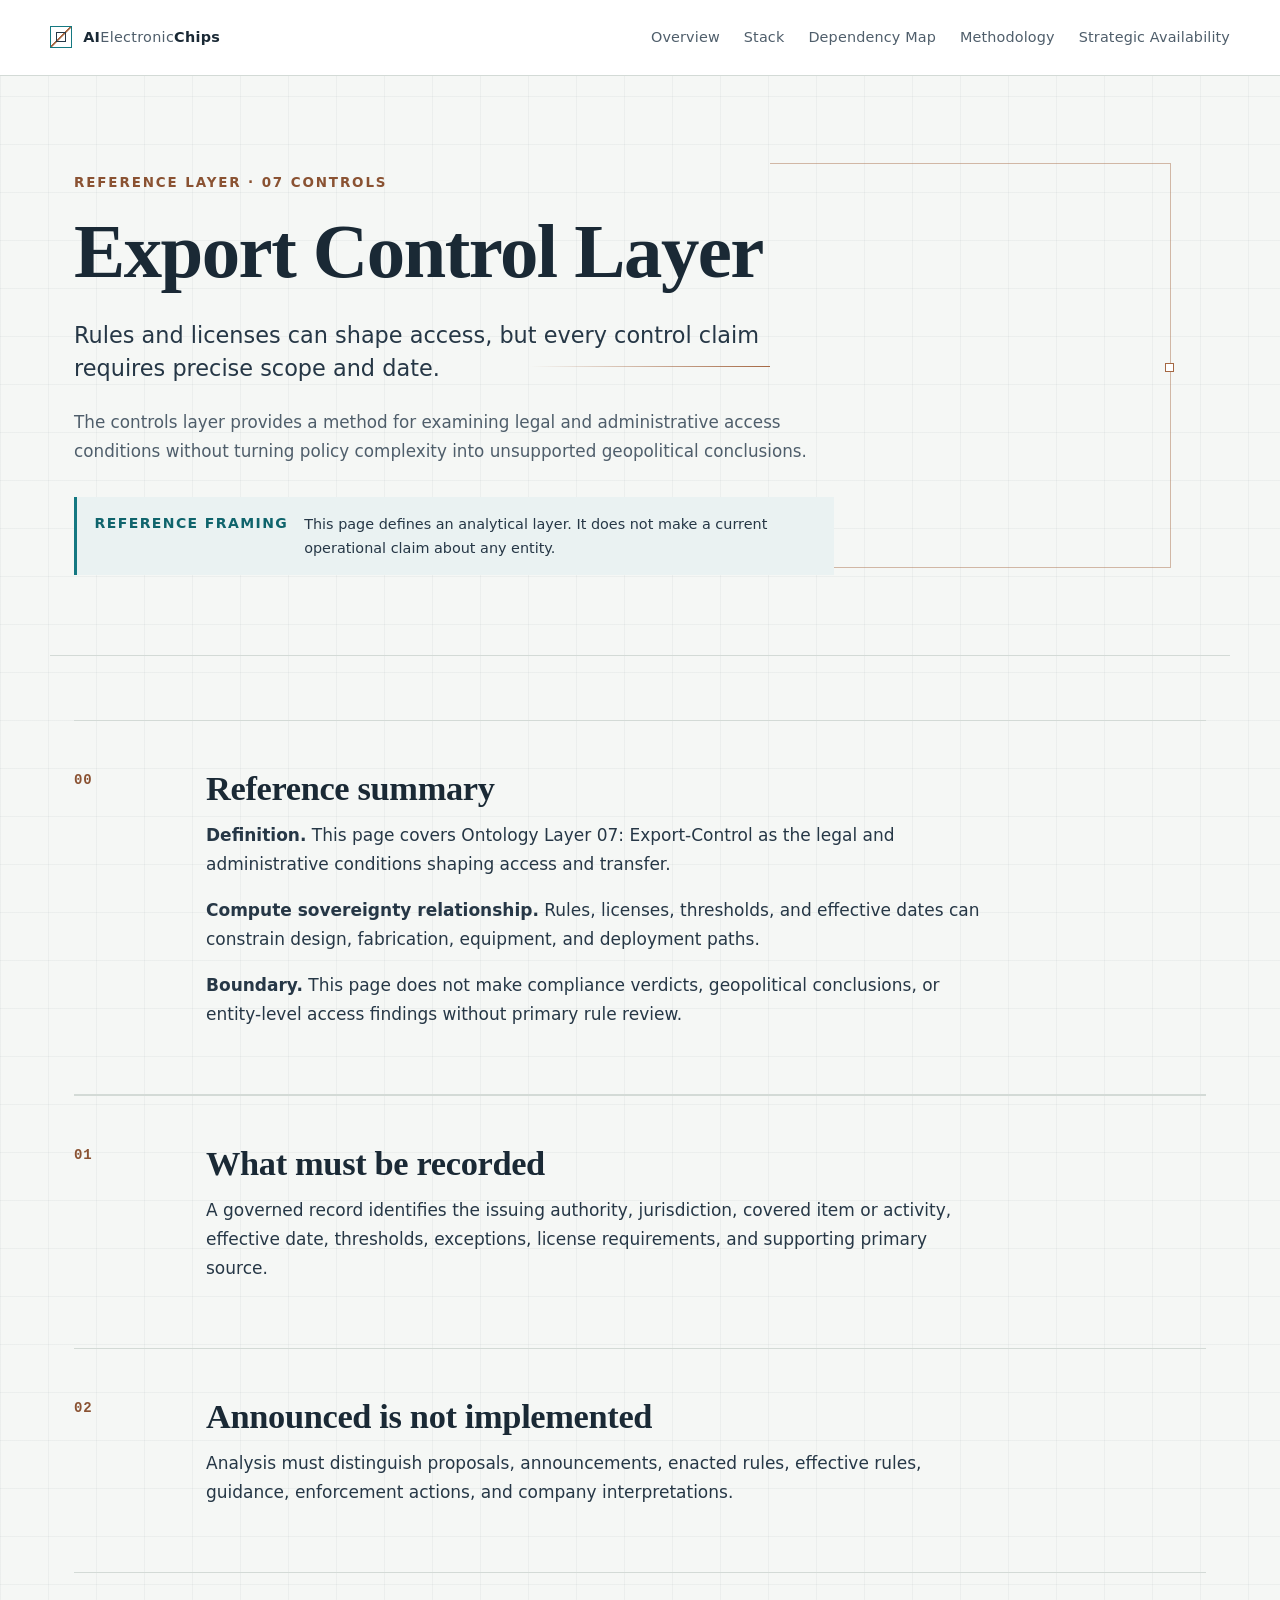
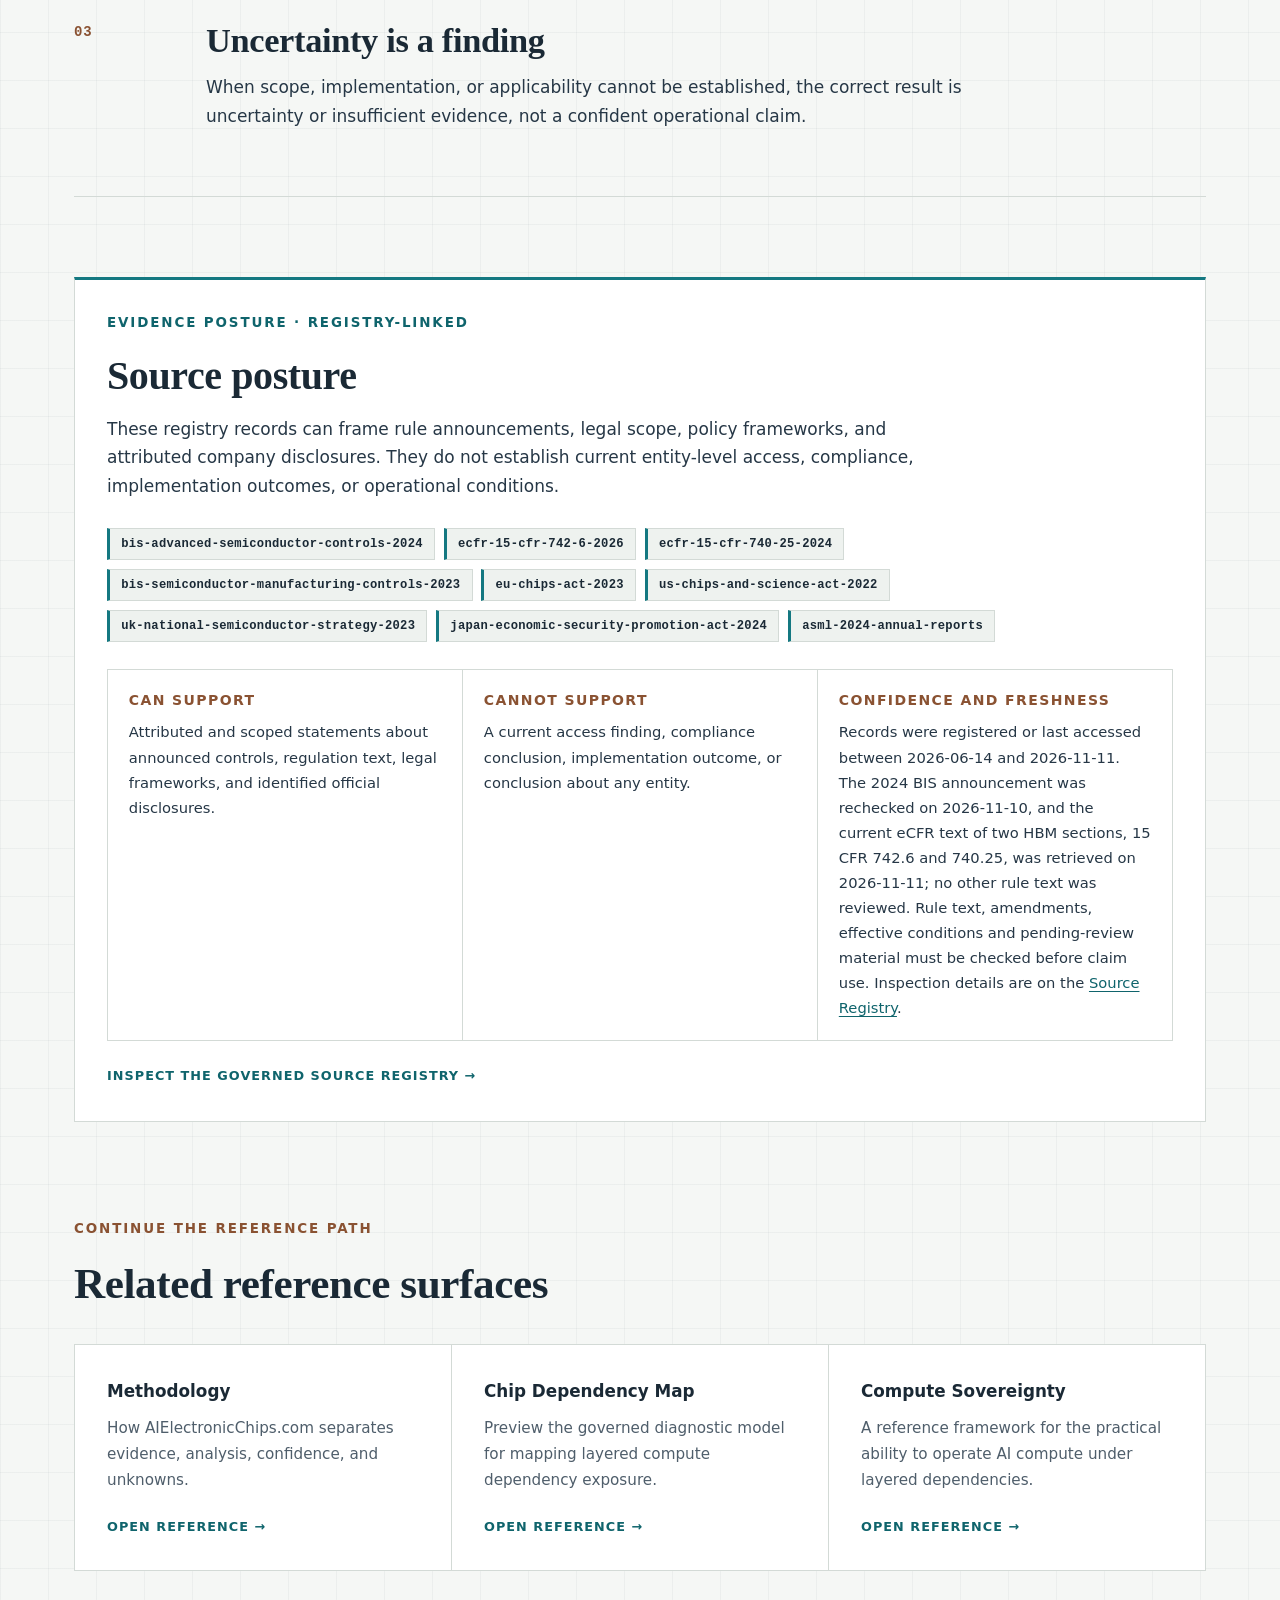
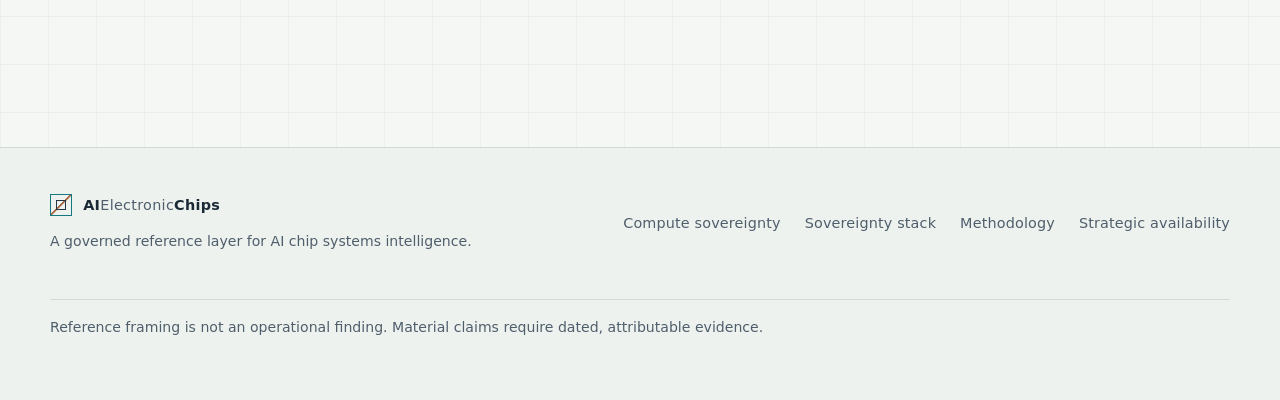
<file: export-control-layer/index.html>
<!doctype html>
<html lang="en">
<head>
  <meta charset="utf-8">
  <meta name="viewport" content="width=device-width, initial-scale=1">
  <title>Export Control Layer | AIElectronicChips.com</title>
  <meta name="description" content="A careful framework for examining rules, licenses, scope, and access constraints.">
  <meta name="robots" content="index, follow">
  <link rel="canonical" href="https://aielectronicchips.com/export-control-layer/">
  <meta property="og:type" content="website">
  <meta property="og:site_name" content="AIElectronicChips.com">
  <meta property="og:title" content="Export Control Layer">
  <meta property="og:description" content="A careful framework for examining rules, licenses, scope, and access constraints.">
  <meta property="og:url" content="https://aielectronicchips.com/export-control-layer/">
  <meta property="og:image" content="https://aielectronicchips.com/assets/og/export-control-layer.png">
  <meta property="og:image:width" content="1200">
  <meta property="og:image:height" content="630">
  <meta property="og:image:alt" content="AIElectronicChips.com — governed reference layer">
  <meta name="twitter:card" content="summary_large_image">
  <link rel="stylesheet" href="/assets/css/main.css">
  <link rel="stylesheet" href="/assets/css/evidence.css">
  <script type="application/ld+json">
{
  "@context": "https://schema.org",
  "@graph": [
    {
      "@type": "WebPage",
      "@id": "https://aielectronicchips.com/export-control-layer/#webpage",
      "url": "https://aielectronicchips.com/export-control-layer/",
      "name": "Export-Control Layer",
      "description": "Ontology layer 07: the rules that shape access and transfer — export controls, licenses, thresholds, scope, and effective dates.",
      "isPartOf": {
        "@id": "https://aielectronicchips.com/#website"
      },
      "inLanguage": "en",
      "mainEntity": {
        "@id": "https://aielectronicchips.com/export-control-layer/#export-control"
      },
      "breadcrumb": {
        "@type": "BreadcrumbList",
        "itemListElement": [
          {
            "@type": "ListItem",
            "position": 1,
            "name": "AIElectronicChips.com",
            "item": "https://aielectronicchips.com/"
          },
          {
            "@type": "ListItem",
            "position": 2,
            "name": "Export-Control Layer",
            "item": "https://aielectronicchips.com/export-control-layer/"
          }
        ]
      }
    },
    {
      "@type": "DefinedTerm",
      "@id": "https://aielectronicchips.com/export-control-layer/#export-control",
      "name": "Export-Control Layer",
      "termCode": "07",
      "url": "https://aielectronicchips.com/export-control-layer/",
      "description": "What rules shape access and transfer? Covers export controls, licenses, sanctions, procurement rules, and effective dates.",
      "inDefinedTermSet": {
        "@id": "https://aielectronicchips.com/sovereignty-stack/#ontology"
      }
    }
  ]
}
  </script>
</head>
<body>
  <a class="skip-link" href="#main">Skip to main content</a>
  <header class="site-header">
    <a class="brand" href="/" aria-label="AIElectronicChips.com home"><span class="brand-mark" aria-hidden="true"></span><span>AI<span>Electronic</span>Chips</span></a>
    <nav class="primary-nav" aria-label="Primary navigation"><a href="/">Overview</a><a href="/sovereignty-stack/">Stack</a><a href="/chip-dependency-map/">Dependency Map</a><a href="/methodology/">Methodology</a><a href="/strategic-availability/">Strategic Availability</a></nav>
  </header>
  <main id="main"><header class="page-hero"><div class="trace" aria-hidden="true"></div><p class="eyebrow">Reference layer · 07 Controls</p><h1>Export Control Layer</h1><p class="lead">Rules and licenses can shape access, but every control claim requires precise scope and date.</p><p class="intro">The controls layer provides a method for examining legal and administrative access conditions without turning policy complexity into unsupported geopolitical conclusions.</p><div class="framing-note"><strong>Reference framing</strong><span>This page defines an analytical layer. It does not make a current operational claim about any entity.</span></div></header><div class="content-shell"><section class="reference-sections" aria-label="Reference authority summary"><article class="reference-block"><div class="block-index">00</div><div><h2>Reference summary</h2><p><strong>Definition.</strong> This page covers Ontology Layer 07: Export-Control as the legal and administrative conditions shaping access and transfer.</p><p><strong>Compute sovereignty relationship.</strong> Rules, licenses, thresholds, and effective dates can constrain design, fabrication, equipment, and deployment paths.</p><p><strong>Boundary.</strong> This page does not make compliance verdicts, geopolitical conclusions, or entity-level access findings without primary rule review.</p></div></article></section><section class="reference-sections" aria-label="Export Control Layer reference sections"><article class="reference-block"><div class="block-index">01</div><div><h2>What must be recorded</h2><p>A governed record identifies the issuing authority, jurisdiction, covered item or activity, effective date, thresholds, exceptions, license requirements, and supporting primary source.</p></div></article><article class="reference-block"><div class="block-index">02</div><div><h2>Announced is not implemented</h2><p>Analysis must distinguish proposals, announcements, enacted rules, effective rules, guidance, enforcement actions, and company interpretations.</p></div></article><article class="reference-block"><div class="block-index">03</div><div><h2>Uncertainty is a finding</h2><p>When scope, implementation, or applicability cannot be established, the correct result is uncertainty or insufficient evidence, not a confident operational claim.</p></div></article></section><section class="evidence-posture" aria-labelledby="evidence-title"><div class="section-label blue">Evidence posture · Registry-linked</div><h2 id="evidence-title">Source posture</h2><p class="evidence-intro">These registry records can frame rule announcements, legal scope, policy frameworks, and attributed company disclosures. They do not establish current entity-level access, compliance, implementation outcomes, or operational conditions.</p><ul class="source-id-list" aria-label="Related source registry IDs"><li>bis-advanced-semiconductor-controls-2024</li><li>ecfr-15-cfr-742-6-2026</li><li>ecfr-15-cfr-740-25-2024</li><li>bis-semiconductor-manufacturing-controls-2023</li><li>eu-chips-act-2023</li><li>us-chips-and-science-act-2022</li><li>uk-national-semiconductor-strategy-2023</li><li>japan-economic-security-promotion-act-2024</li><li>asml-2024-annual-reports</li></ul><div class="posture-grid"><article><h3>Can support</h3><p>Attributed and scoped statements about announced controls, regulation text, legal frameworks, and identified official disclosures.</p></article><article><h3>Cannot support</h3><p>A current access finding, compliance conclusion, implementation outcome, or conclusion about any entity.</p></article><article><h3>Confidence and freshness</h3><p>Records were registered or last accessed between 2026-06-14 and 2026-11-11. The 2024 BIS announcement was rechecked on 2026-11-10, and the current eCFR text of two HBM sections, 15 CFR 742.6 and 740.25, was retrieved on 2026-11-11; no other rule text was reviewed. Rule text, amendments, effective conditions and pending-review material must be checked before claim use. Inspection details are on the <a href="/sources/#ec-hbm-export-control-currency">Source Registry</a>.</p></article></div><a class="evidence-link" href="/sources/">Inspect the governed source registry →</a></section><section class="related" aria-labelledby="related-title"><div class="section-label">Continue the reference path</div><h2 id="related-title">Related reference surfaces</h2><div class="related-grid"><a class="related-card" href="/methodology/"><strong>Methodology</strong><span>How AIElectronicChips.com separates evidence, analysis, confidence, and unknowns.</span><span class="text-link">Open reference →</span></a><a class="related-card" href="/chip-dependency-map/"><strong>Chip Dependency Map</strong><span>Preview the governed diagnostic model for mapping layered compute dependency exposure.</span><span class="text-link">Open reference →</span></a><a class="related-card" href="/compute-sovereignty/"><strong>Compute Sovereignty</strong><span>A reference framework for the practical ability to operate AI compute under layered dependencies.</span><span class="text-link">Open reference →</span></a></div></section></div></main>
  <footer class="site-footer">
    <div><a class="brand footer-brand" href="/"><span class="brand-mark" aria-hidden="true"></span><span>AI<span>Electronic</span>Chips</span></a><p>A governed reference layer for AI chip systems intelligence.</p></div>
    <nav aria-label="Footer navigation"><a href="/compute-sovereignty/">Compute sovereignty</a><a href="/sovereignty-stack/">Sovereignty stack</a><a href="/methodology/">Methodology</a><a href="/strategic-availability/">Strategic availability</a></nav>
    <p class="footer-note">Reference framing is not an operational finding. Material claims require dated, attributable evidence.</p>
  </footer>
</body>
</html>
</file>
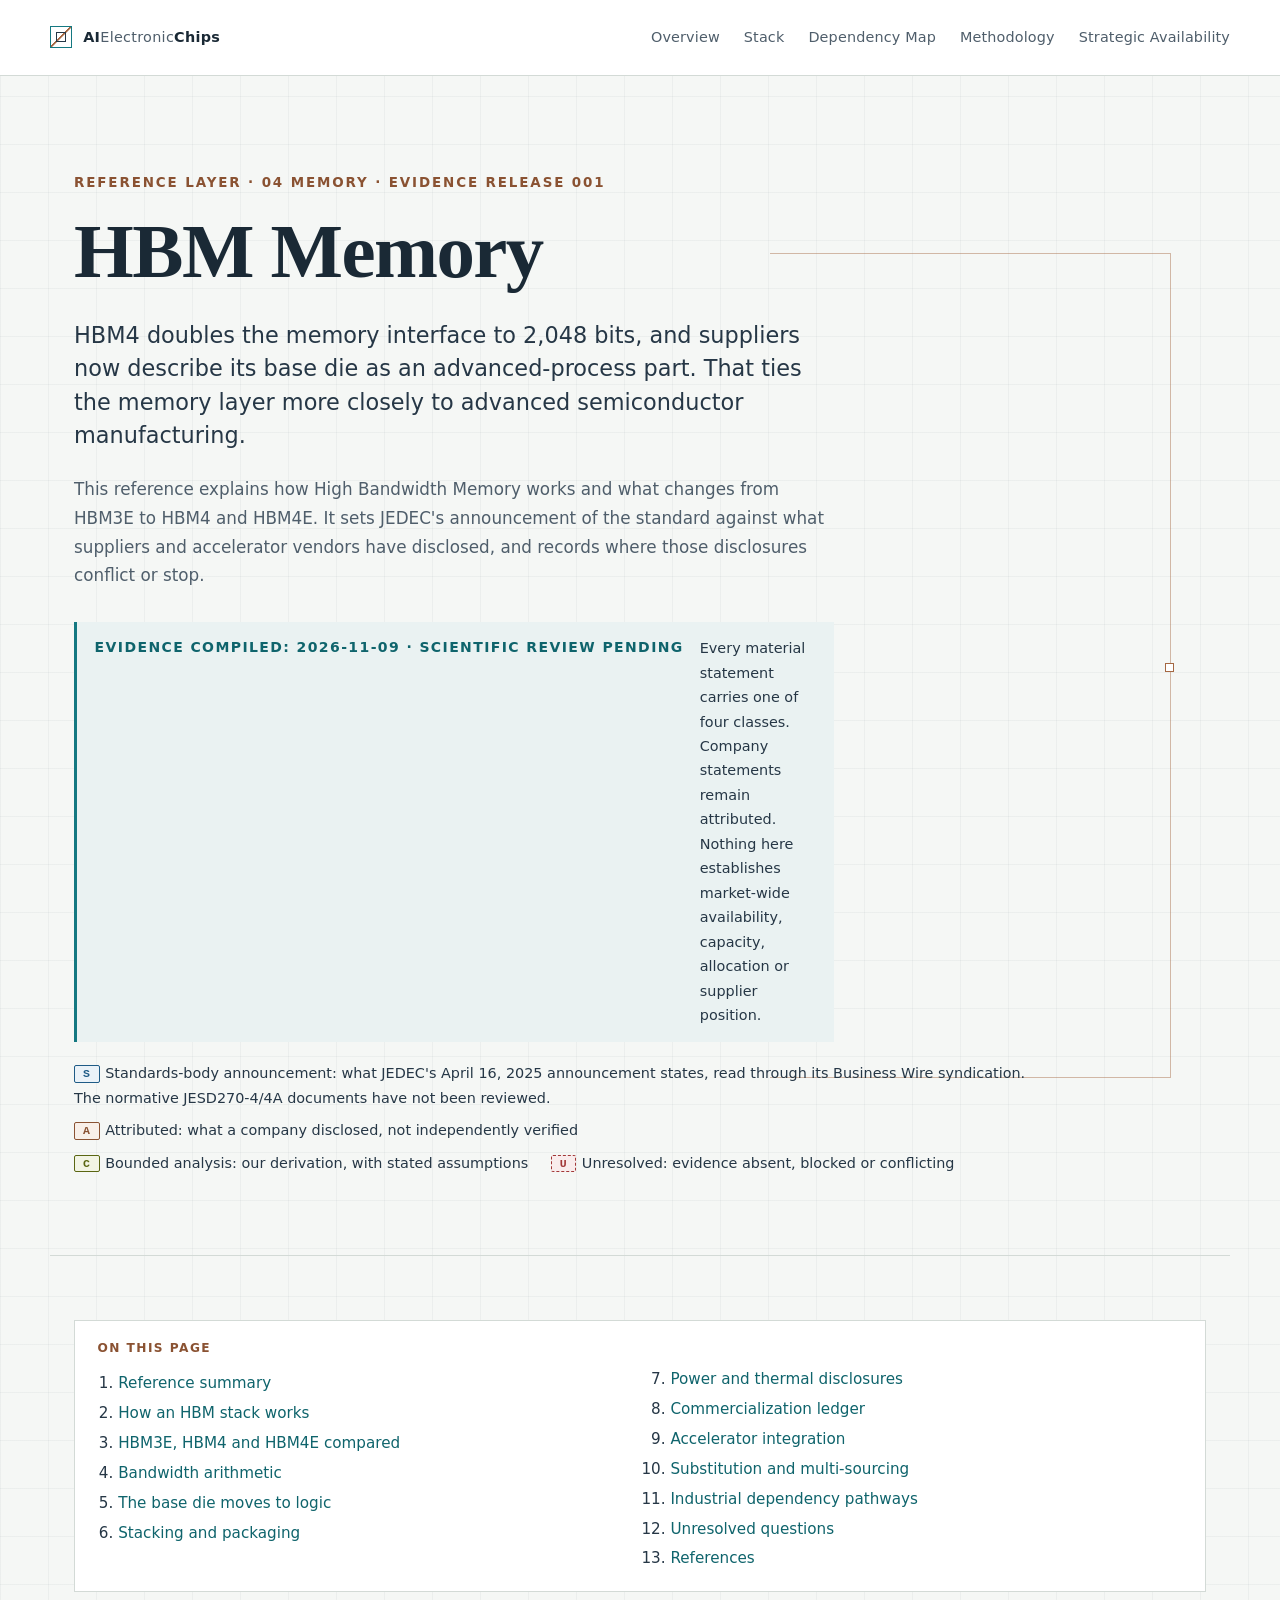
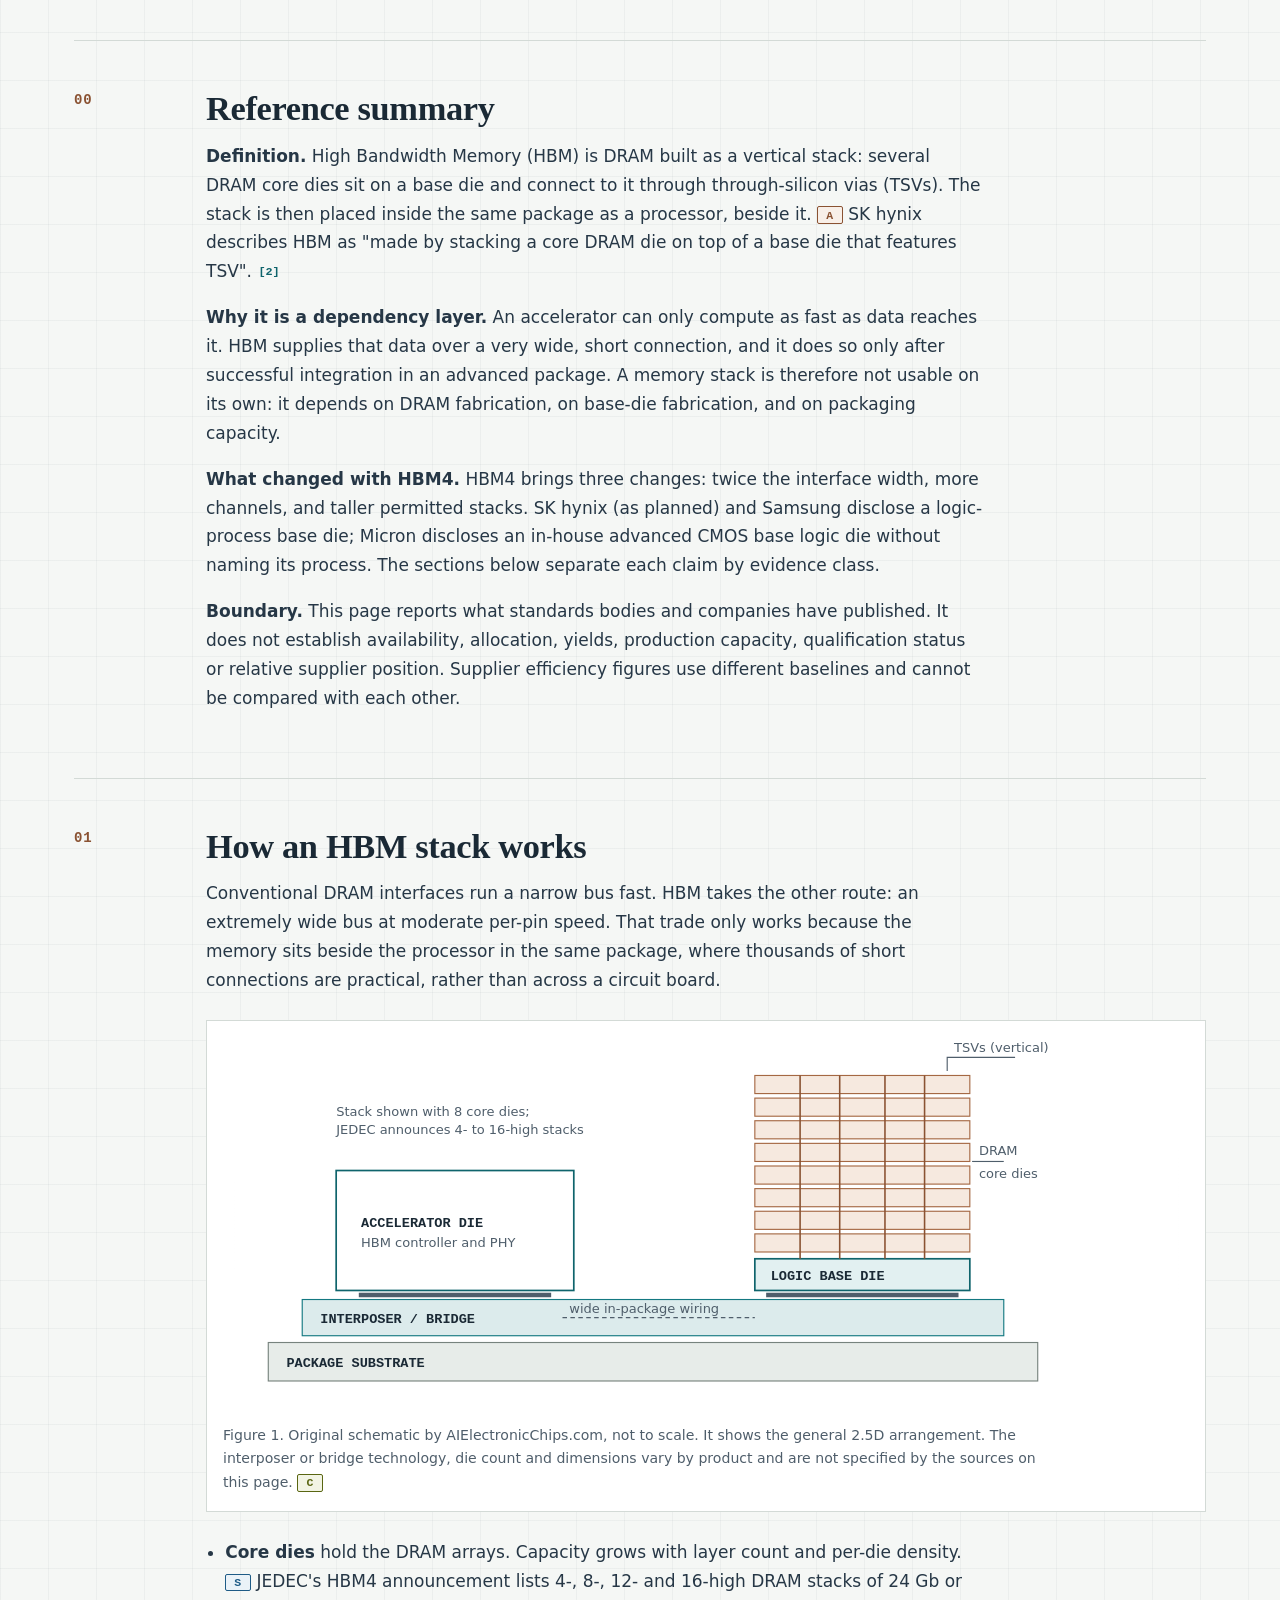
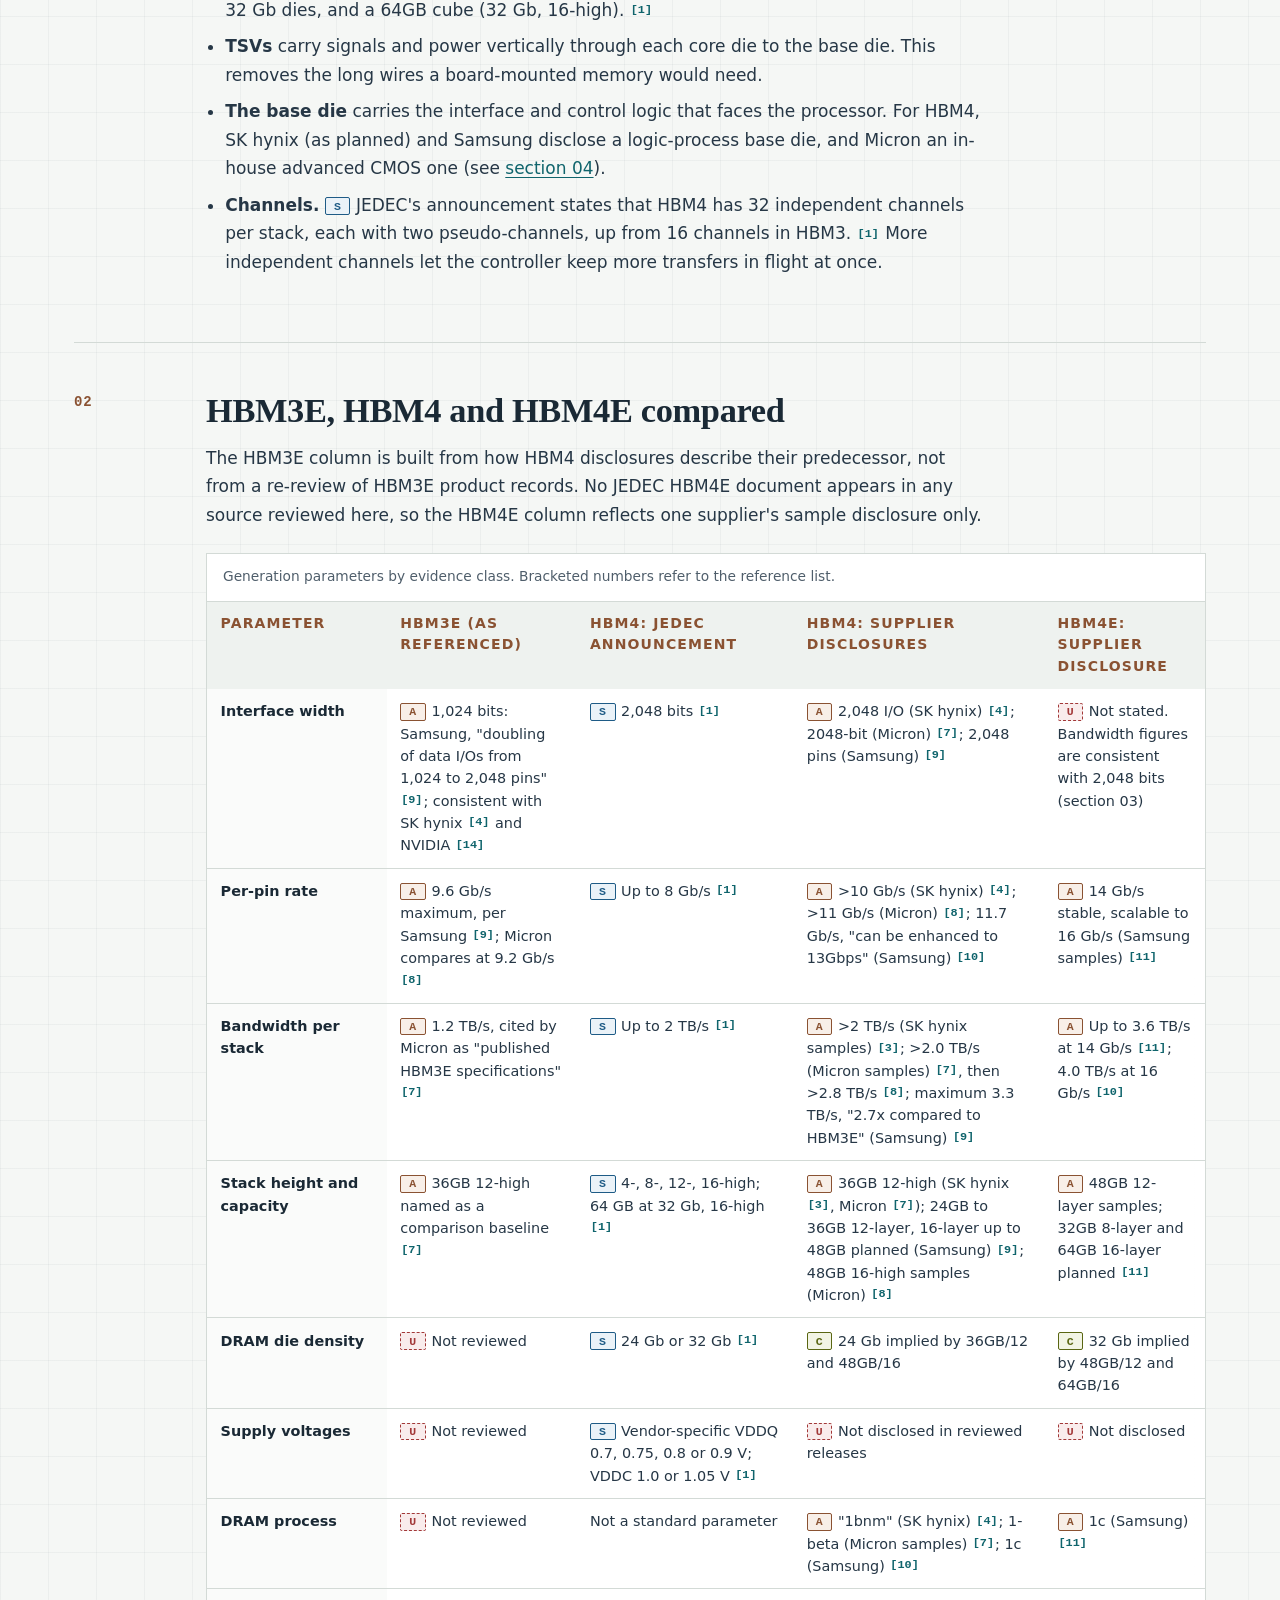
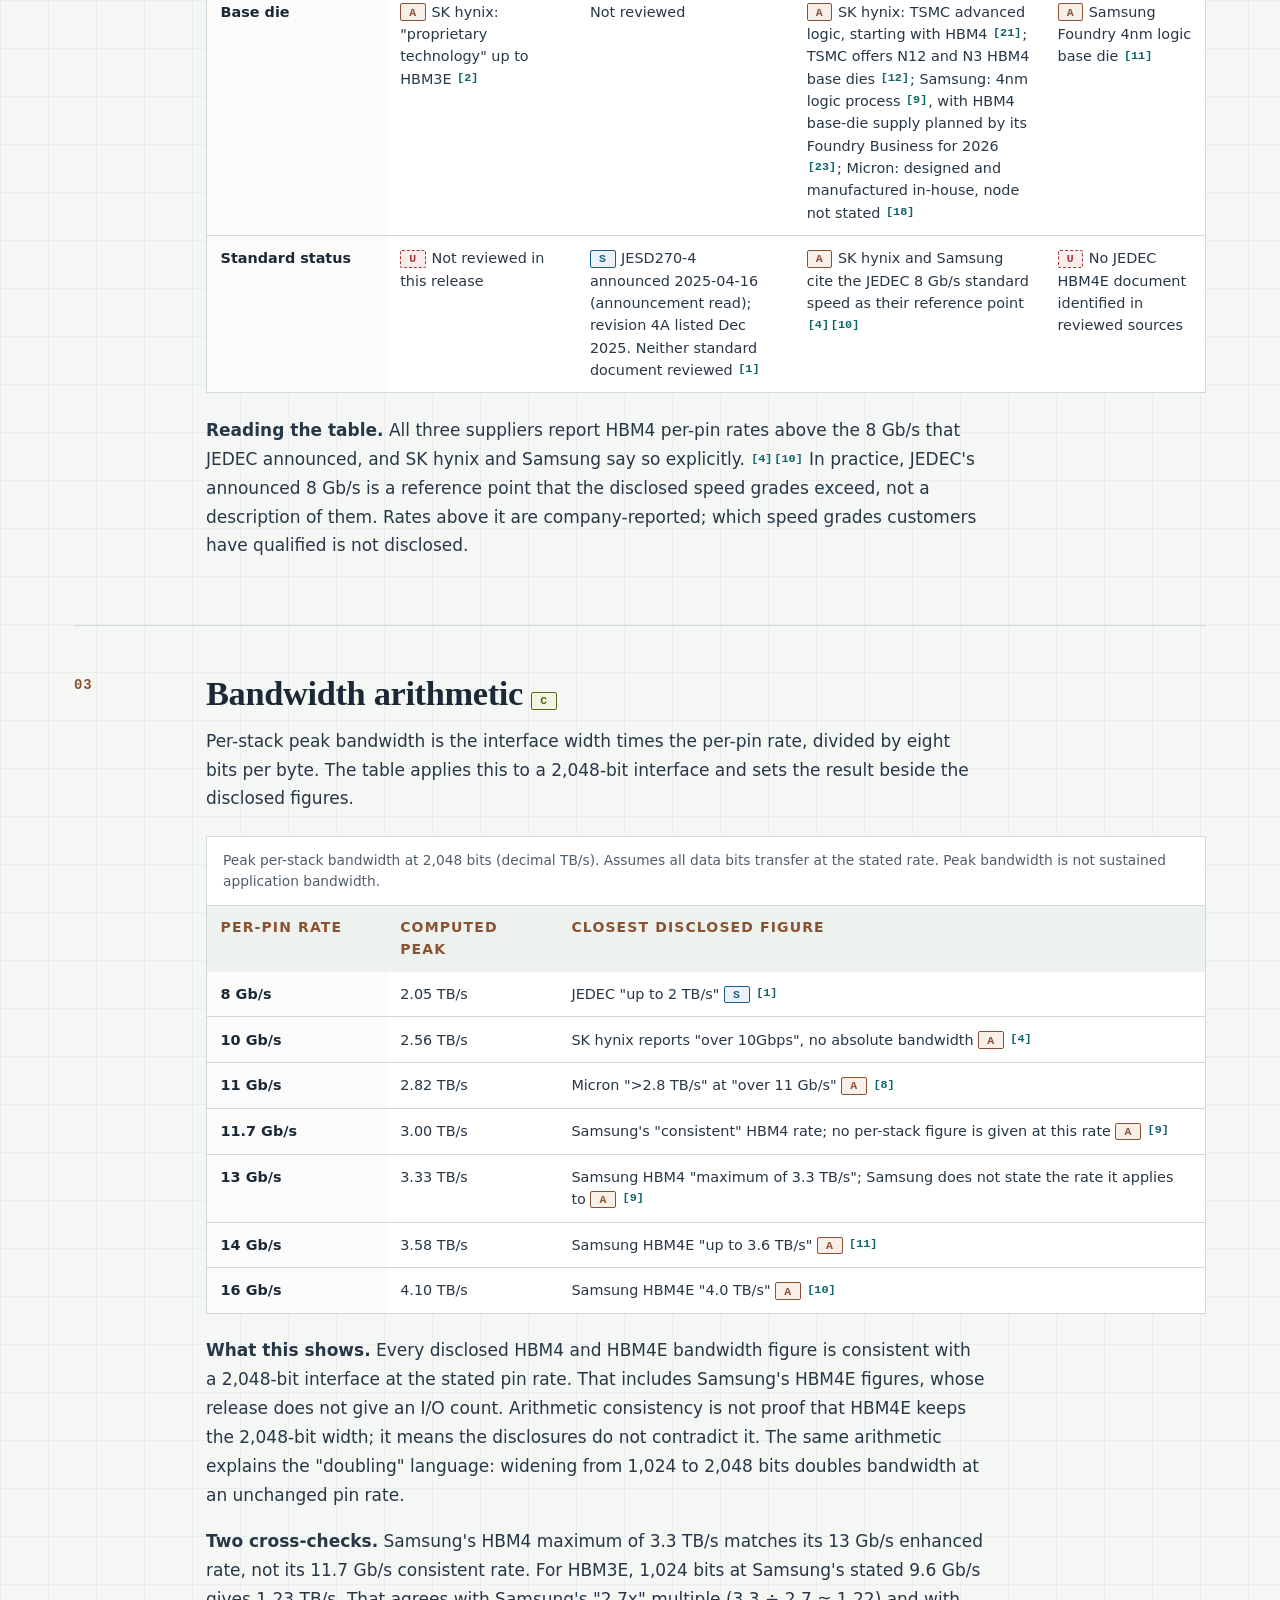
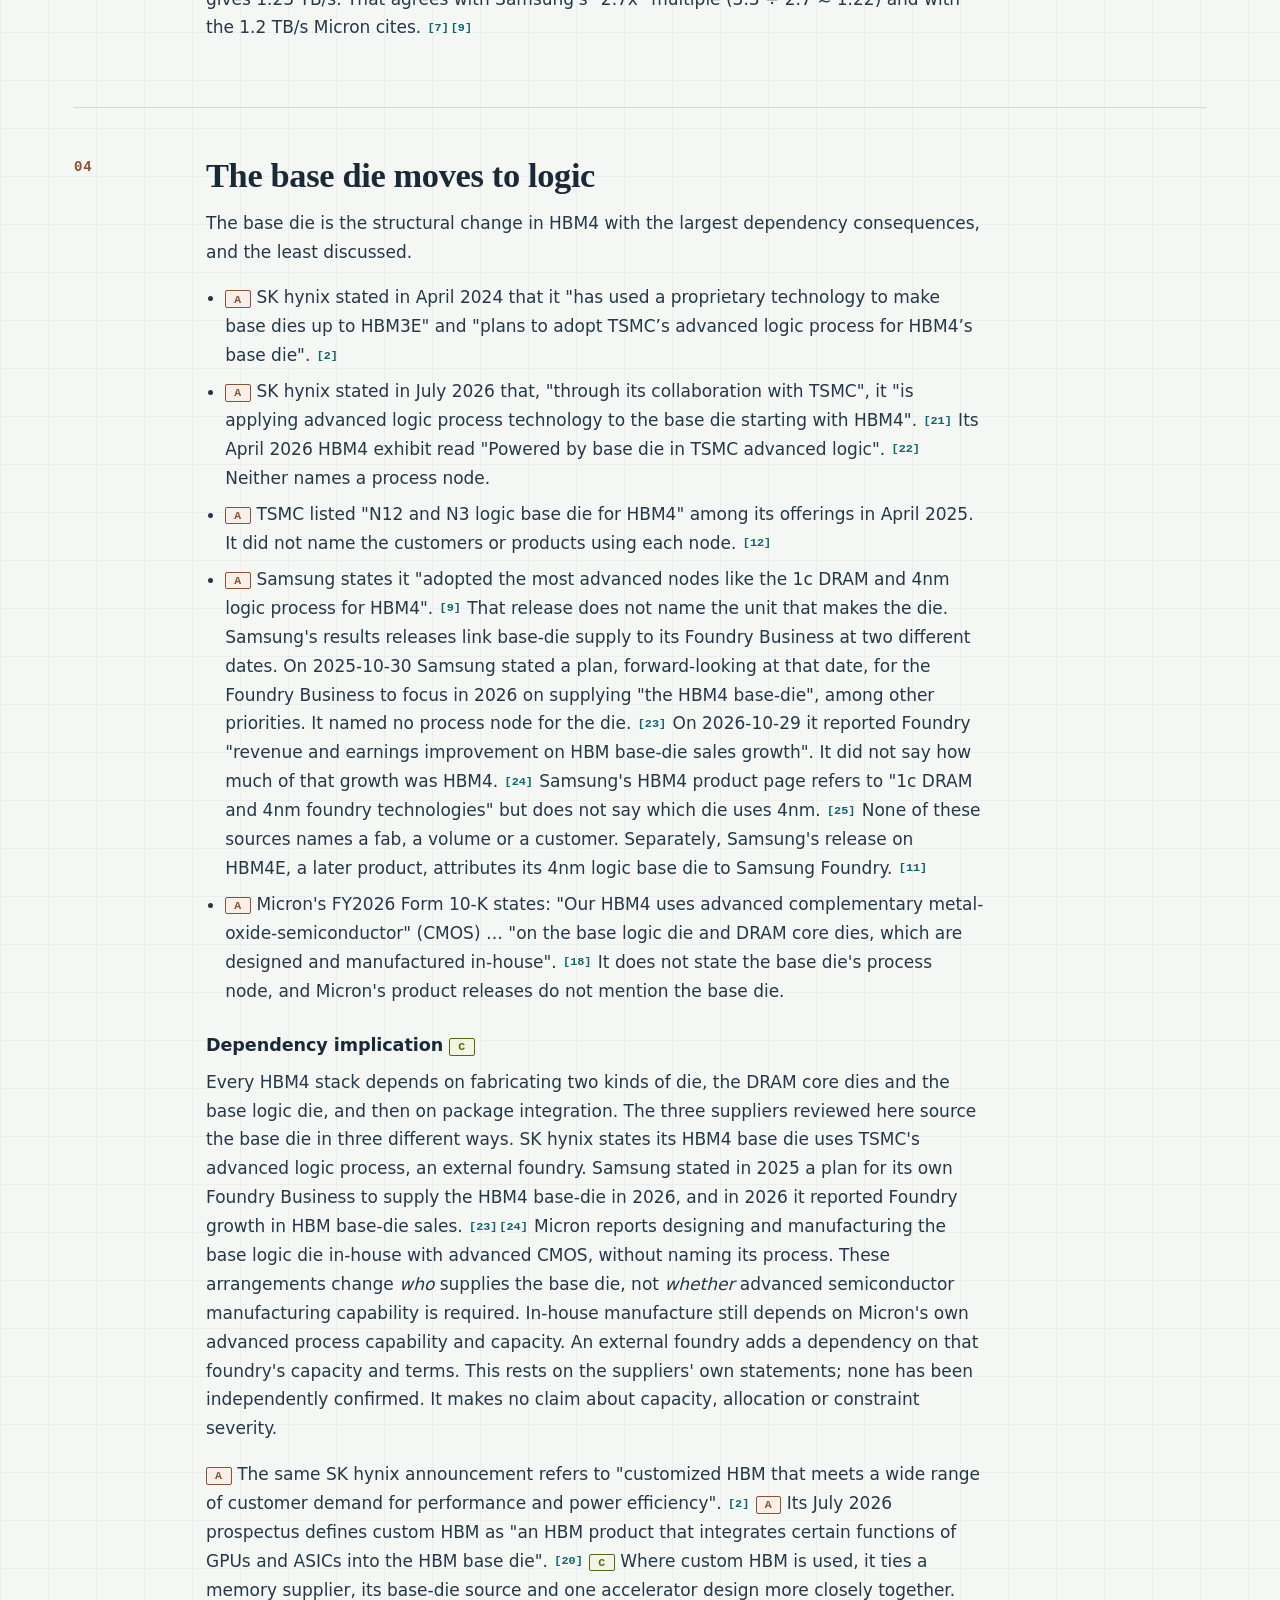
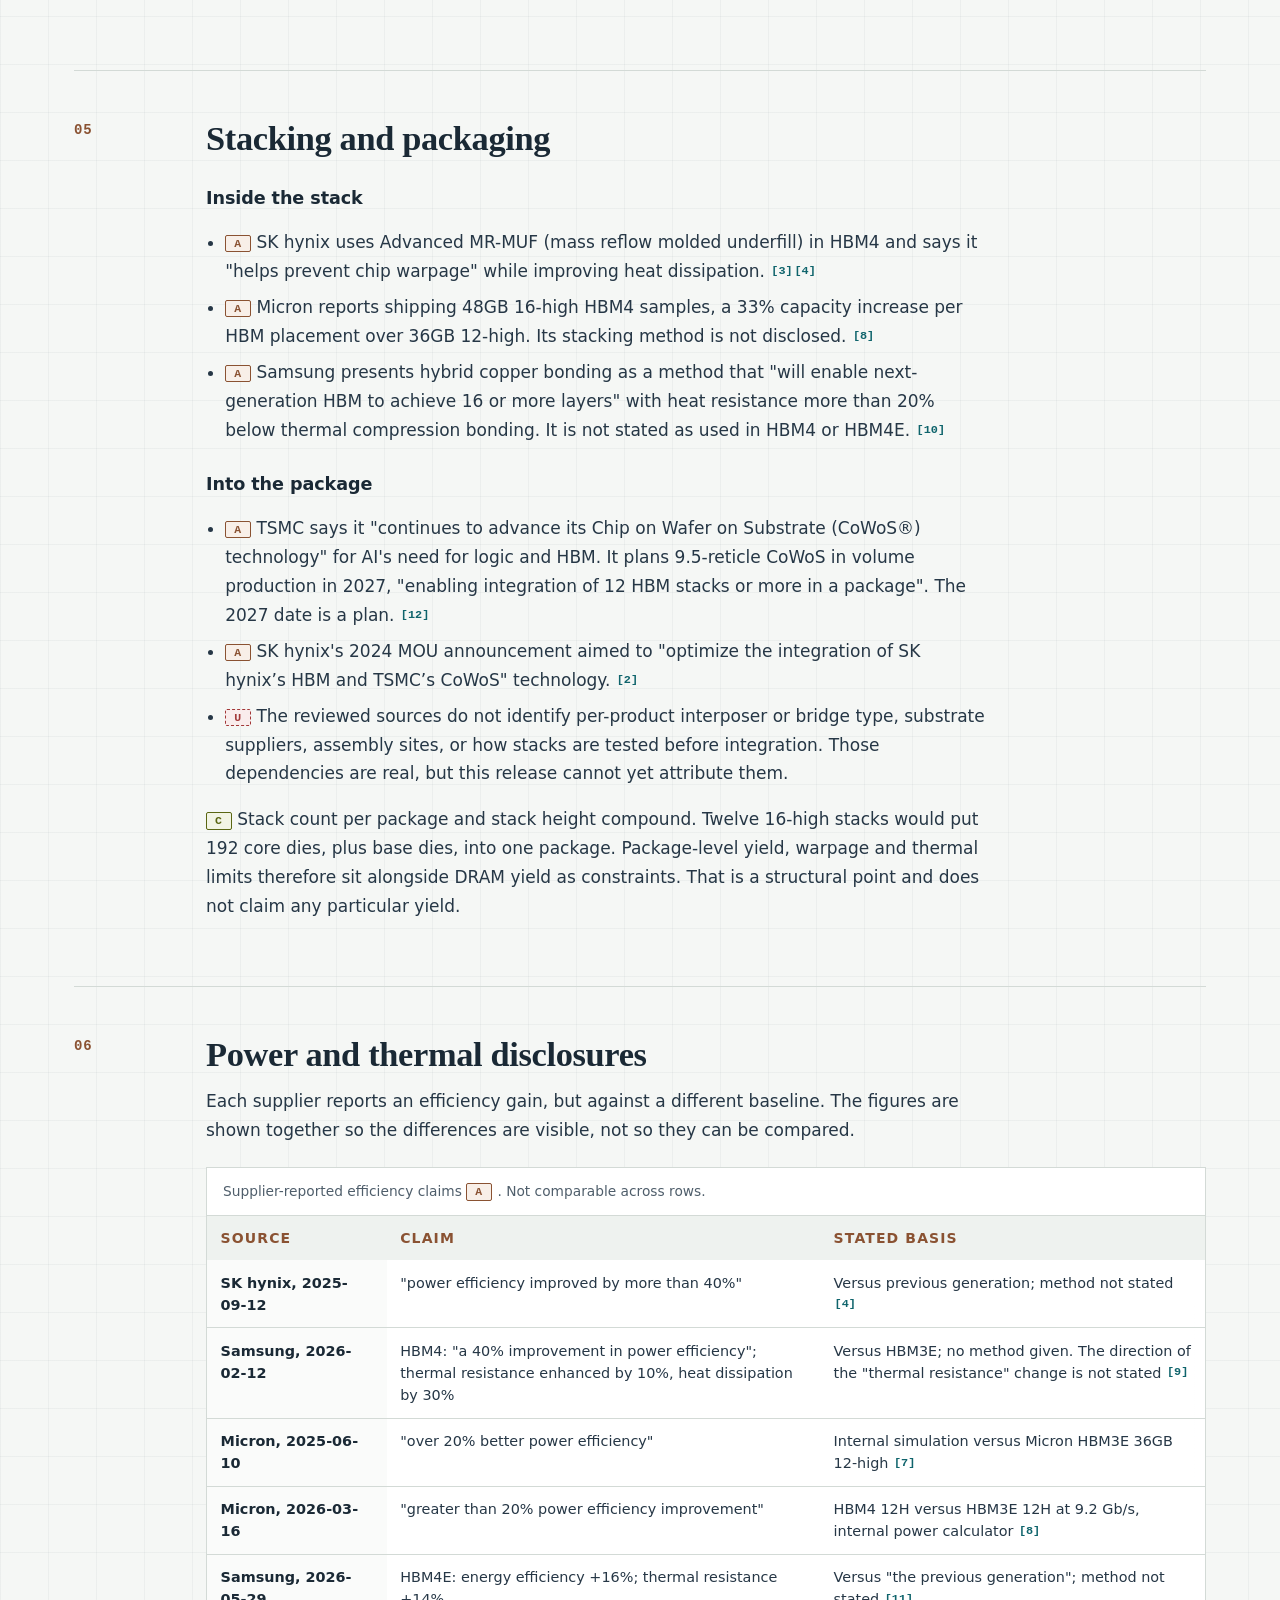
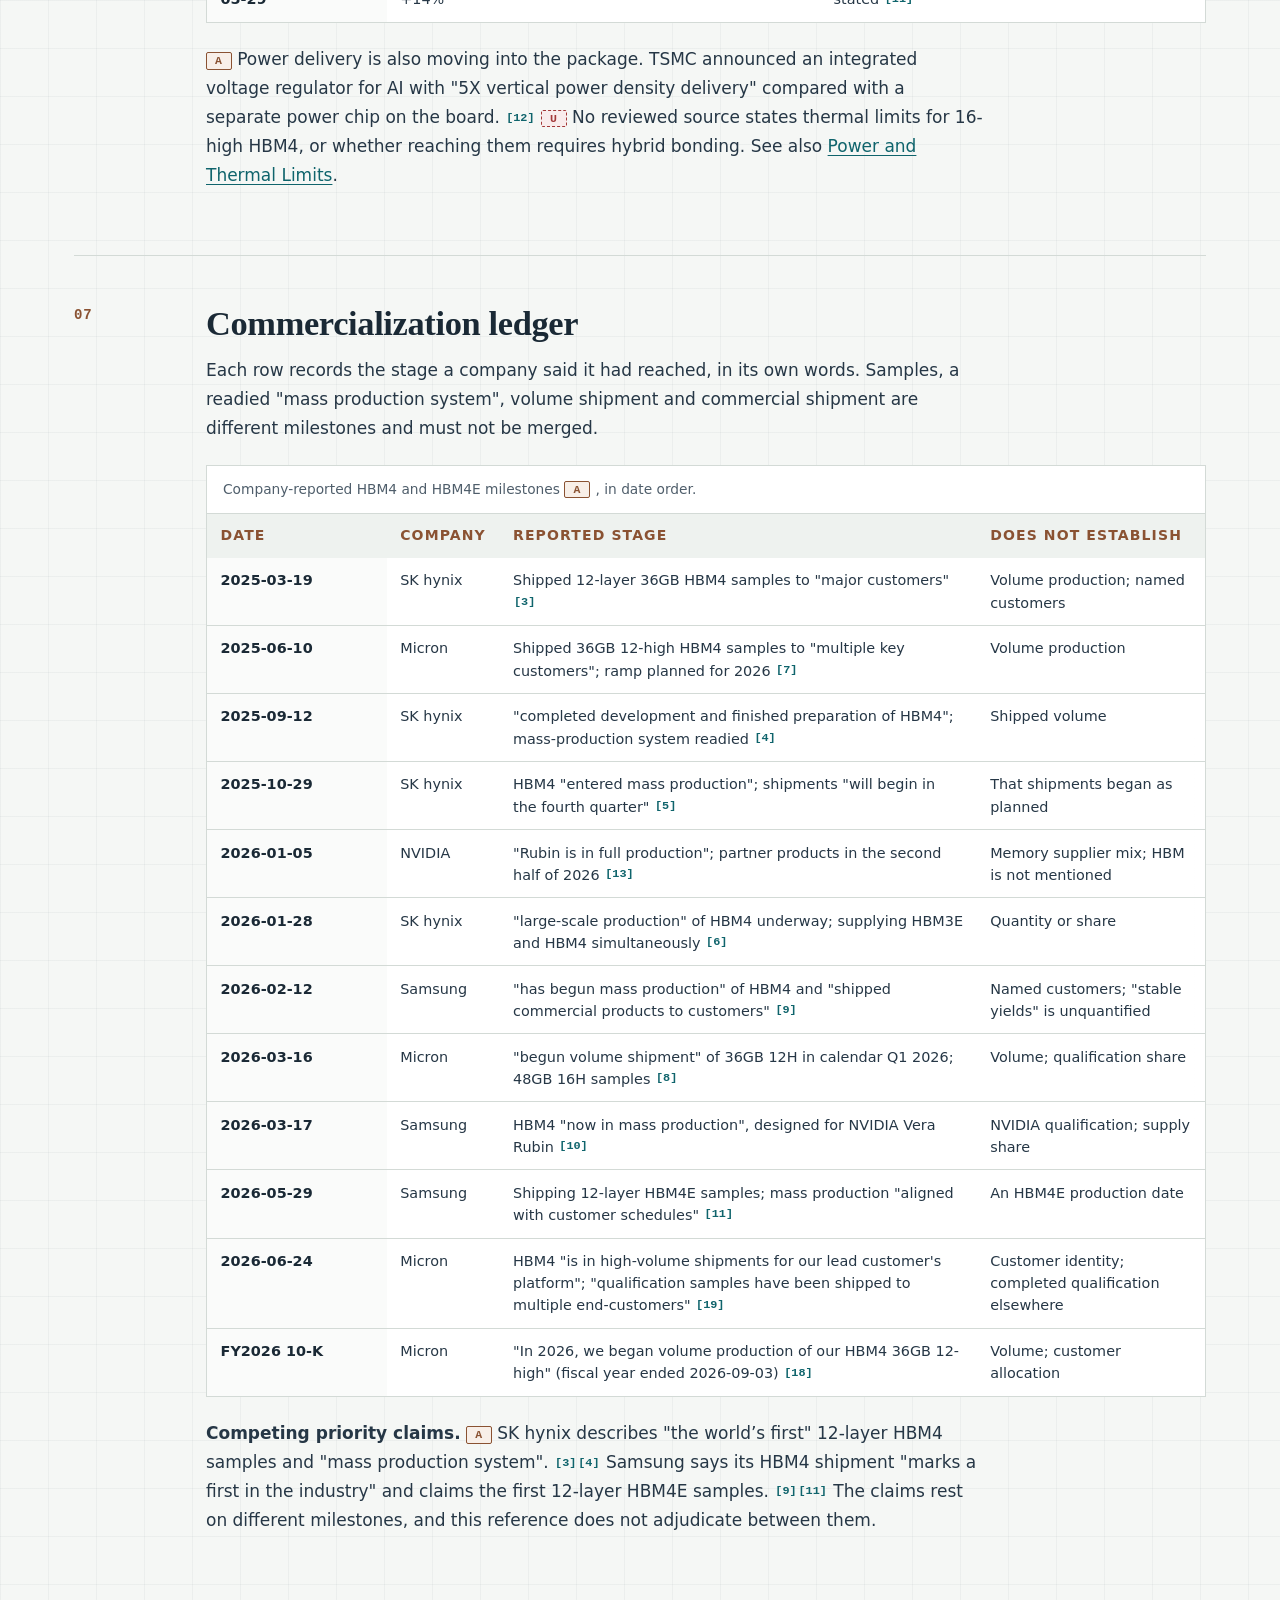
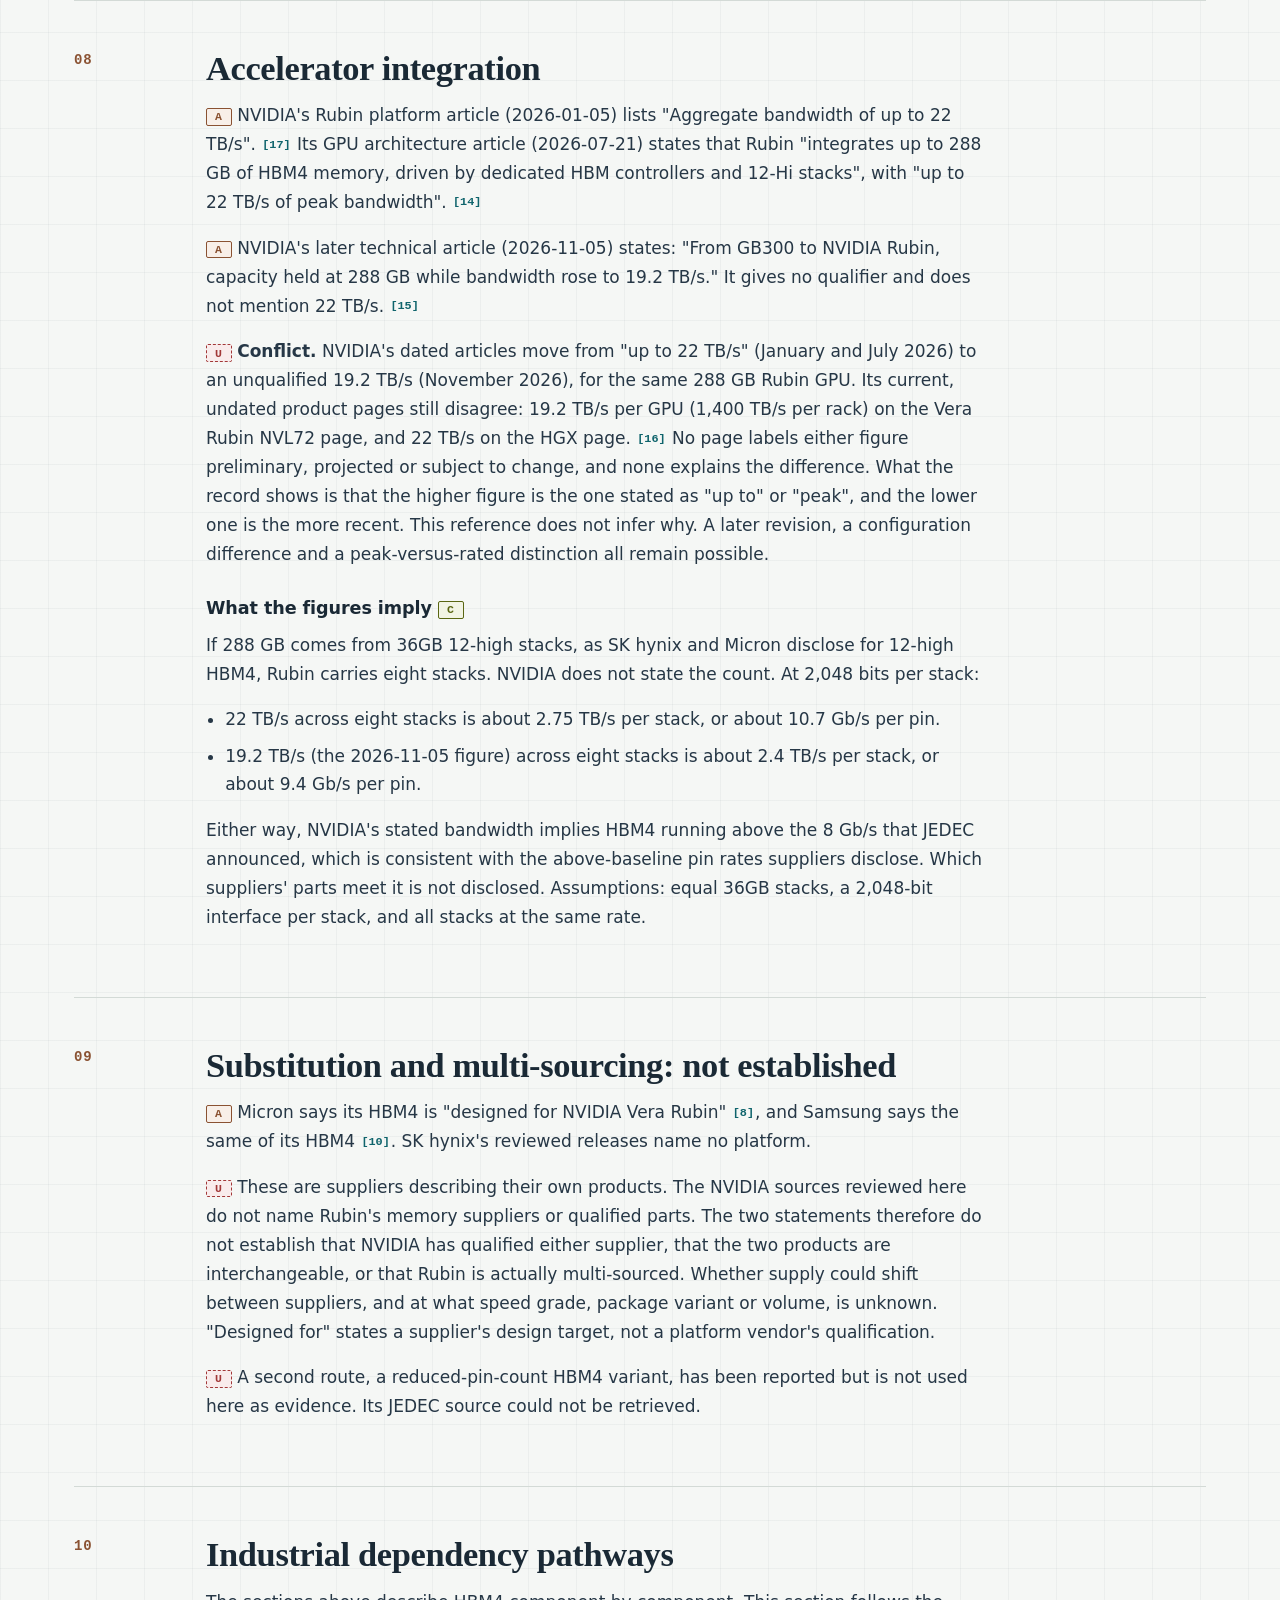
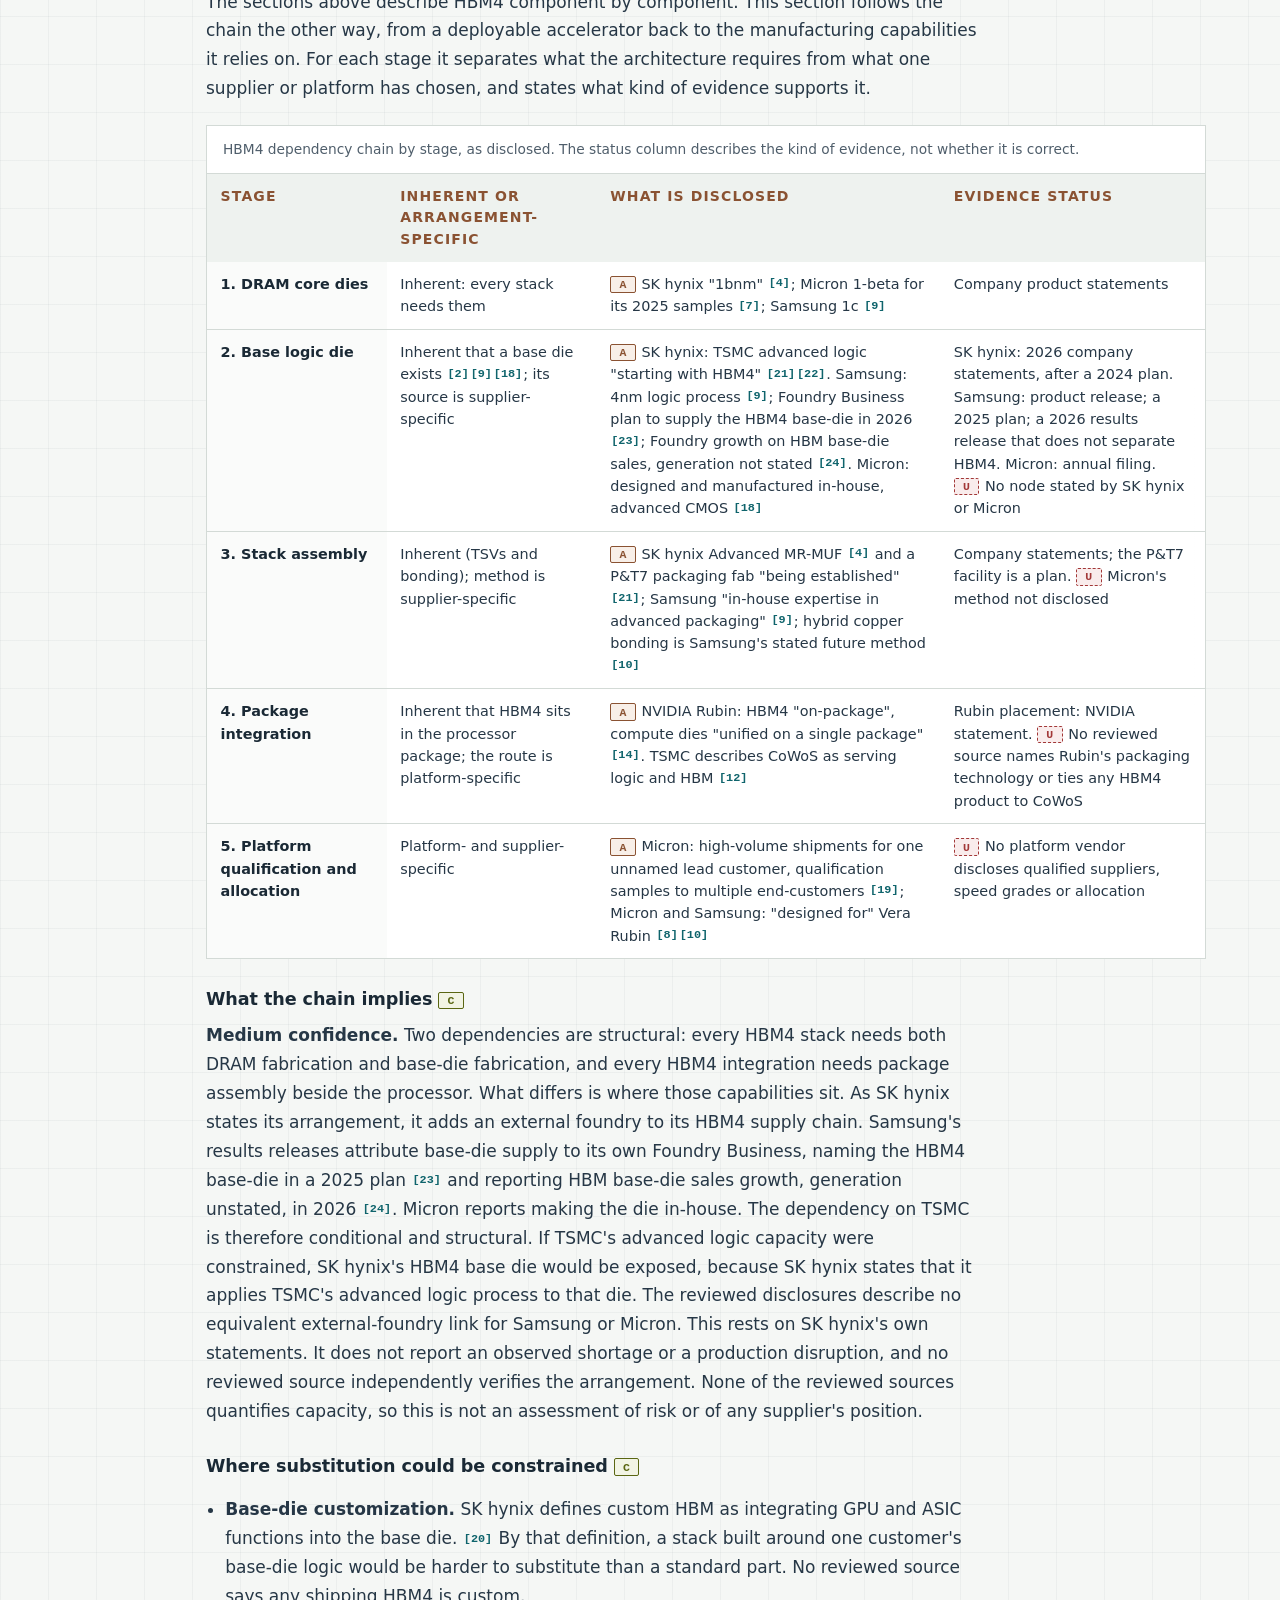
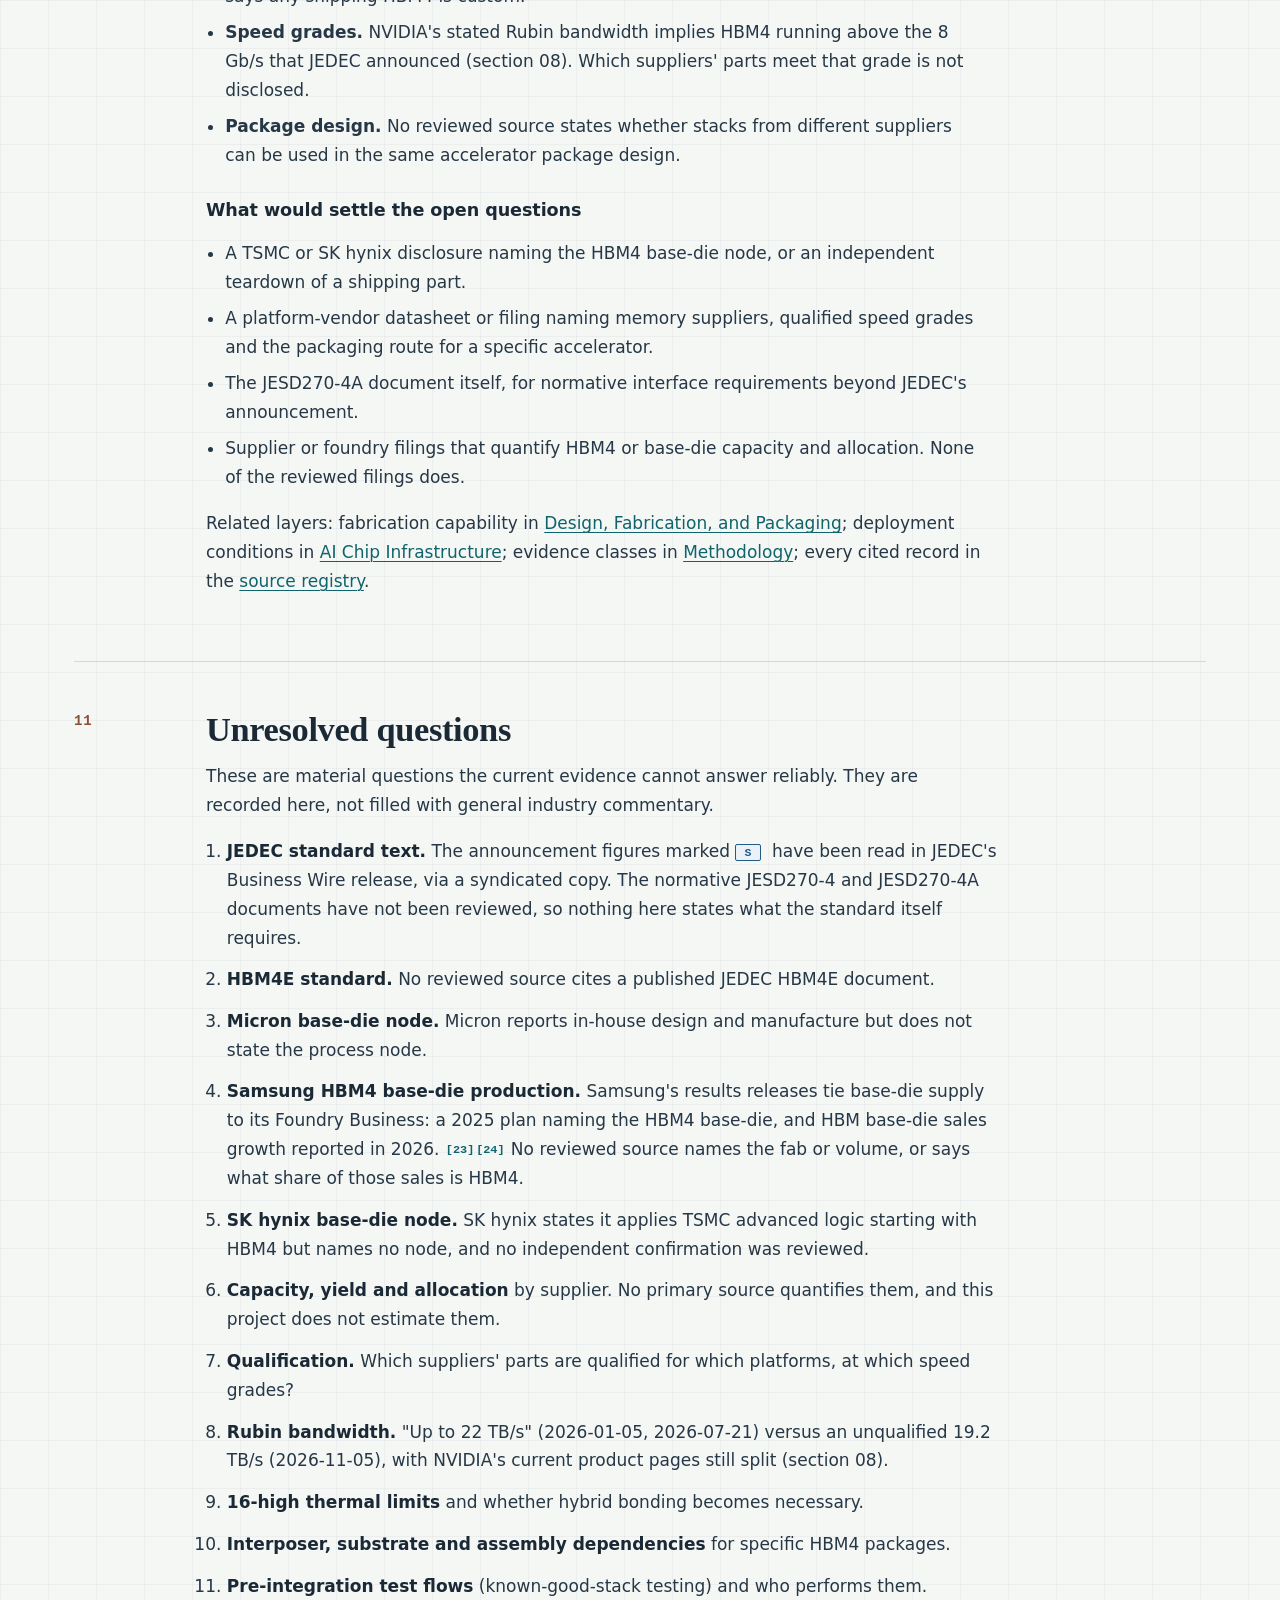
<file: hbm-memory/index.html>
<!doctype html>
<html lang="en">
<head>
  <meta charset="utf-8">
  <meta name="viewport" content="width=device-width, initial-scale=1">
  <title>HBM Memory: HBM3E, HBM4 and HBM4E Evidence Reference | AIElectronicChips.com</title>
  <meta name="description" content="Evidence-classified reference to HBM4: the 2,048-bit interface, stack configurations, how suppliers source the base logic die, packaging integration, and supplier-reported status with conflicts and unknowns.">
  <meta name="robots" content="index, follow">
  <link rel="canonical" href="https://aielectronicchips.com/hbm-memory/">
  <meta property="og:type" content="website">
  <meta property="og:site_name" content="AIElectronicChips.com">
  <meta property="og:title" content="HBM Memory: HBM3E, HBM4 and HBM4E Evidence Reference">
  <meta property="og:description" content="How HBM4 changes the memory layer: a 2,048-bit interface, base-die sourcing and new packaging dependencies, with every statement classed as standard, attributed, analysis or unresolved.">
  <meta property="og:url" content="https://aielectronicchips.com/hbm-memory/">
  <meta property="og:image" content="https://aielectronicchips.com/assets/og/hbm-memory.png">
  <meta property="og:image:width" content="1200">
  <meta property="og:image:height" content="630">
  <meta property="og:image:alt" content="AIElectronicChips.com — governed reference layer">
  <meta name="twitter:card" content="summary_large_image">
  <link rel="stylesheet" href="/assets/css/main.css">
  <link rel="stylesheet" href="/assets/css/evidence.css">
  <script type="application/ld+json">
{
  "@context": "https://schema.org",
  "@graph": [
    {
      "@type": "WebPage",
      "@id": "https://aielectronicchips.com/hbm-memory/#webpage",
      "url": "https://aielectronicchips.com/hbm-memory/",
      "name": "HBM Memory: HBM3E, HBM4 and HBM4E Evidence Reference",
      "description": "Ontology layer 04: memory. An evidence-classified reference to HBM4 architecture, base-die and packaging dependencies, and supplier-reported commercialization status.",
      "isPartOf": {
        "@id": "https://aielectronicchips.com/#website"
      },
      "inLanguage": "en",
      "dateModified": "2026-11-09",
      "mainEntity": {
        "@id": "https://aielectronicchips.com/hbm-memory/#memory"
      },
      "about": [
        { "@id": "https://aielectronicchips.com/hbm-memory/#term-hbm4" },
        { "@id": "https://aielectronicchips.com/hbm-memory/#term-base-die" }
      ],
      "citation": [
        { "@type": "CreativeWork", "name": "JEDEC and Industry Leaders Collaborate to Release JESD270-4 HBM4 Standard", "publisher": { "@type": "Organization", "name": "JEDEC Solid State Technology Association" }, "datePublished": "2025-04-16", "url": "https://www.jedec.org/news/pressreleases/jedec%C2%AE-and-industry-leaders-collaborate-release-jesd270-4-hbm4-standard-advancing" },
        { "@type": "CreativeWork", "name": "SK hynix Partners with TSMC to Strengthen HBM Technological Leadership", "publisher": { "@type": "Organization", "name": "SK hynix Inc." }, "datePublished": "2024-04-19", "url": "https://news.skhynix.com/en/sk-hynix-partners-with-tsmc-to-strengthen-hbm-technological-leadership/" },
        { "@type": "CreativeWork", "name": "From HBM to eSSD: How SK hynix is charting the future of full-stack memory", "publisher": { "@type": "Organization", "name": "SK hynix Inc." }, "datePublished": "2026-07-08", "url": "https://news.skhynix.com/en/hbm-to-essd/" },
        { "@type": "CreativeWork", "name": "SK hynix Completes World's First HBM4 Development and Readies Mass Production", "publisher": { "@type": "Organization", "name": "SK hynix Inc." }, "datePublished": "2025-09-12", "url": "https://news.skhynix.com/en/sk-hynix-completes-worlds-first-hbm4-development-and-readies-mass-production/" },
        { "@type": "CreativeWork", "name": "Micron in High-Volume Production of HBM4 Designed for NVIDIA Vera Rubin, PCIe Gen6 SSD and SOCAMM2", "publisher": { "@type": "Organization", "name": "Micron Technology, Inc." }, "datePublished": "2026-03-16", "url": "https://investors.micron.com/news/press-release/2026/Micron-in-High-Volume-Production-of-HBM4-Designed-for-NVIDIA-Vera-Rubin-PCIe-Gen6-SSD-and-SOCAMM2-03-16-2026/default.aspx" },
        { "@type": "CreativeWork", "name": "Samsung Ships Industry-First Commercial HBM4 With Ultimate Performance for AI Computing", "publisher": { "@type": "Organization", "name": "Samsung Electronics" }, "datePublished": "2026-02-12", "url": "https://news.samsungsemiconductor.com/global/samsung-ships-industry-first-commercial-hbm4-with-ultimate-performance-for-ai-computing/" },
        { "@type": "CreativeWork", "name": "Samsung Electronics Begins Shipment of Industry-First HBM4E Samples", "publisher": { "@type": "Organization", "name": "Samsung Electronics" }, "datePublished": "2026-05-29", "url": "https://news.samsung.com/global/samsung-electronics-begins-shipment-of-industry-first-hbm4e-samples" },
        { "@type": "CreativeWork", "name": "Samsung Electronics Announces Third Quarter 2025 Results", "publisher": { "@type": "Organization", "name": "Samsung Electronics" }, "datePublished": "2025-10-30", "url": "https://news.samsung.com/global/samsung-electronics-announces-third-quarter-2025-results" },
        { "@type": "CreativeWork", "name": "Samsung Electronics Announces Third Quarter 2026 Results", "publisher": { "@type": "Organization", "name": "Samsung Electronics" }, "datePublished": "2026-10-29", "url": "https://news.samsung.com/global/samsung-electronics-announces-third-quarter-2026-results" },
        { "@type": "CreativeWork", "name": "TSMC Unveils Next-Generation A14 Process at North America Technology Symposium", "publisher": { "@type": "Organization", "name": "Taiwan Semiconductor Manufacturing Company Limited" }, "datePublished": "2025-04-23", "url": "https://pr.tsmc.com/english/news/3228" },
        { "@type": "CreativeWork", "name": "Inside NVIDIA Rubin GPU Architecture: Powering the Era of Agentic AI", "publisher": { "@type": "Organization", "name": "NVIDIA Corporation" }, "datePublished": "2026-07-21", "url": "https://developer.nvidia.com/blog/inside-nvidia-rubin-gpu-architecture-powering-the-era-of-agentic-ai/" },
        { "@type": "CreativeWork", "name": "Five Ways NVIDIA Co-Design Maximizes the Value of Every Byte in the AI Factory", "publisher": { "@type": "Organization", "name": "NVIDIA Corporation" }, "datePublished": "2026-11-05", "url": "https://developer.nvidia.com/blog/five-ways-nvidia-co-design-maximizes-the-value-of-every-byte-in-the-ai-factory" }
      ],
      "breadcrumb": {
        "@type": "BreadcrumbList",
        "itemListElement": [
          {
            "@type": "ListItem",
            "position": 1,
            "name": "AIElectronicChips.com",
            "item": "https://aielectronicchips.com/"
          },
          {
            "@type": "ListItem",
            "position": 2,
            "name": "Memory",
            "item": "https://aielectronicchips.com/hbm-memory/"
          }
        ]
      }
    },
    {
      "@type": "DefinedTerm",
      "@id": "https://aielectronicchips.com/hbm-memory/#memory",
      "name": "Memory Layer",
      "termCode": "04",
      "url": "https://aielectronicchips.com/hbm-memory/",
      "description": "Who can provide memory at the required bandwidth and scale? Covers HBM access, bandwidth, capacity, qualification, and supplier concentration.",
      "inDefinedTermSet": {
        "@id": "https://aielectronicchips.com/sovereignty-stack/#ontology"
      }
    },
    {
      "@type": "DefinedTermSet",
      "@id": "https://aielectronicchips.com/hbm-memory/#terms",
      "name": "HBM reference terms (AIElectronicChips.com)",
      "description": "Working definitions used by this reference. They are explanatory and do not reproduce or replace JEDEC standard text.",
      "hasDefinedTerm": [
        { "@id": "https://aielectronicchips.com/hbm-memory/#term-hbm4" },
        { "@id": "https://aielectronicchips.com/hbm-memory/#term-base-die" }
      ]
    },
    {
      "@type": "DefinedTerm",
      "@id": "https://aielectronicchips.com/hbm-memory/#term-hbm4",
      "name": "HBM4",
      "description": "The High Bandwidth Memory generation JEDEC announced as JESD270-4 in April 2025: DRAM core dies stacked on a base die and connected through TSVs. Suppliers disclose a 2,048-bit interface.",
      "inDefinedTermSet": { "@id": "https://aielectronicchips.com/hbm-memory/#terms" }
    },
    {
      "@type": "DefinedTerm",
      "@id": "https://aielectronicchips.com/hbm-memory/#term-base-die",
      "name": "HBM logic base die",
      "description": "The bottom die of an HBM stack that carries the interface to the processor. SK hynix (as planned) and Samsung disclose a logic-process HBM4 base die; Micron discloses an in-house advanced CMOS base logic die.",
      "inDefinedTermSet": { "@id": "https://aielectronicchips.com/hbm-memory/#terms" }
    }
  ]
}
  </script>
</head>
<body>
  <a class="skip-link" href="#main">Skip to main content</a>
  <header class="site-header">
    <a class="brand" href="/" aria-label="AIElectronicChips.com home"><span class="brand-mark" aria-hidden="true"></span><span>AI<span>Electronic</span>Chips</span></a>
    <nav class="primary-nav" aria-label="Primary navigation"><a href="/">Overview</a><a href="/sovereignty-stack/">Stack</a><a href="/chip-dependency-map/">Dependency Map</a><a href="/methodology/">Methodology</a><a href="/strategic-availability/">Strategic Availability</a></nav>
  </header>
  <main id="main">
    <header class="page-hero">
      <div class="trace" aria-hidden="true"></div>
      <p class="eyebrow">Reference layer · 04 Memory · Evidence release 001</p>
      <h1>HBM Memory</h1>
      <p class="lead">HBM4 doubles the memory interface to 2,048 bits, and suppliers now describe its base die as an advanced-process part. That ties the memory layer more closely to advanced semiconductor manufacturing.</p>
      <p class="intro">This reference explains how High Bandwidth Memory works and what changes from HBM3E to HBM4 and HBM4E. It sets JEDEC's announcement of the standard against what suppliers and accelerator vendors have disclosed, and records where those disclosures conflict or stop.</p>
      <div class="framing-note"><strong>Evidence compiled: 2026-11-09 · Scientific review pending</strong><span>Every material statement carries one of four classes. Company statements remain attributed. Nothing here establishes market-wide availability, capacity, allocation or supplier position.</span></div>
      <ul class="class-legend" aria-label="Evidence classes used on this page">
        <li><span class="tag tag-s">S</span>Standards-body announcement: what JEDEC's April 16, 2025 announcement states, read through its Business Wire syndication. The normative JESD270-4/4A documents have not been reviewed.</li>
        <li><span class="tag tag-a">A</span>Attributed: what a company disclosed, not independently verified</li>
        <li><span class="tag tag-c">C</span>Bounded analysis: our derivation, with stated assumptions</li>
        <li><span class="tag tag-u">U</span>Unresolved: evidence absent, blocked or conflicting</li>
      </ul>
    </header>
    <div class="content-shell">
      <nav class="ref-toc" aria-labelledby="toc-title">
        <h2 id="toc-title">On this page</h2>
        <ol>
          <li><a href="#summary">Reference summary</a></li>
          <li><a href="#mechanism">How an HBM stack works</a></li>
          <li><a href="#generations">HBM3E, HBM4 and HBM4E compared</a></li>
          <li><a href="#bandwidth">Bandwidth arithmetic</a></li>
          <li><a href="#base-die">The base die moves to logic</a></li>
          <li><a href="#packaging">Stacking and packaging</a></li>
          <li><a href="#thermal">Power and thermal disclosures</a></li>
          <li><a href="#status">Commercialization ledger</a></li>
          <li><a href="#accelerators">Accelerator integration</a></li>
          <li><a href="#substitution">Substitution and multi-sourcing</a></li>
          <li><a href="#pathways">Industrial dependency pathways</a></li>
          <li><a href="#unresolved">Unresolved questions</a></li>
          <li><a href="#references">References</a></li>
        </ol>
      </nav>

      <section class="reference-sections" aria-label="HBM reference">
        <article class="reference-block" id="summary"><div class="block-index">00</div><div>
          <h2>Reference summary</h2>
          <p><strong>Definition.</strong> High Bandwidth Memory (HBM) is DRAM built as a vertical stack: several DRAM core dies sit on a base die and connect to it through through-silicon vias (TSVs). The stack is then placed inside the same package as a processor, beside it. <span class="tag tag-a">A</span>SK hynix describes HBM as "made by stacking a core DRAM die on top of a base die that features TSV". <a class="cite" href="#ref-2">[2]</a></p>
          <p><strong>Why it is a dependency layer.</strong> An accelerator can only compute as fast as data reaches it. HBM supplies that data over a very wide, short connection, and it does so only after successful integration in an advanced package. A memory stack is therefore not usable on its own: it depends on DRAM fabrication, on base-die fabrication, and on packaging capacity.</p>
          <p><strong>What changed with HBM4.</strong> HBM4 brings three changes: twice the interface width, more channels, and taller permitted stacks. SK hynix (as planned) and Samsung disclose a logic-process base die; Micron discloses an in-house advanced CMOS base logic die without naming its process. The sections below separate each claim by evidence class.</p>
          <p><strong>Boundary.</strong> This page reports what standards bodies and companies have published. It does not establish availability, allocation, yields, production capacity, qualification status or relative supplier position. Supplier efficiency figures use different baselines and cannot be compared with each other.</p>
        </div></article>

        <article class="reference-block" id="mechanism"><div class="block-index">01</div><div>
          <h2>How an HBM stack works</h2>
          <p class="detail">Conventional DRAM interfaces run a narrow bus fast. HBM takes the other route: an extremely wide bus at moderate per-pin speed. That trade only works because the memory sits beside the processor in the same package, where thousands of short connections are practical, rather than across a circuit board.</p>
          <figure class="hbm-figure">
            <div class="figure-frame" tabindex="0" role="region" aria-label="Figure 1 drawing; scrolls horizontally on narrow screens">
            <svg viewBox="0 0 760 330" role="img" aria-labelledby="fig1-title fig1-desc">
              <title id="fig1-title">Schematic cross-section of an HBM stack beside an accelerator in a 2.5D package</title>
              <desc id="fig1-desc">From bottom to top: package substrate, an interposer or bridge layer, then an accelerator die on the left and an HBM stack on the right. The HBM stack is a logic base die with several DRAM core dies above it, linked by vertical through-silicon vias. Short horizontal wiring in the interposer connects the base die to the accelerator.</desc>
              <rect class="f-sub" x="40" y="270" width="680" height="34"/>
              <text class="f-lbl" x="56" y="292">PACKAGE SUBSTRATE</text>
              <rect class="f-int" x="70" y="232" width="620" height="32"/>
              <text class="f-lbl" x="86" y="253">INTERPOSER / BRIDGE</text>
              <path class="f-lead" d="M300 248 H470" stroke-dasharray="4 3"/>
              <text class="f-note" x="306" y="244">wide in-package wiring</text>
              <rect class="f-xpu" x="100" y="118" width="210" height="106"/>
              <text class="f-lbl" x="122" y="168">ACCELERATOR DIE</text>
              <text class="f-note" x="122" y="186">HBM controller and PHY</text>
              <rect class="f-base" x="470" y="196" width="190" height="28"/>
              <text class="f-lbl" x="484" y="215">LOGIC BASE DIE</text>
              <g>
                <rect class="f-dram" x="470" y="174" width="190" height="16"/>
                <rect class="f-dram" x="470" y="154" width="190" height="16"/>
                <rect class="f-dram" x="470" y="134" width="190" height="16"/>
                <rect class="f-dram" x="470" y="114" width="190" height="16"/>
                <rect class="f-dram" x="470" y="94" width="190" height="16"/>
                <rect class="f-dram" x="470" y="74" width="190" height="16"/>
                <rect class="f-dram" x="470" y="54" width="190" height="16"/>
                <rect class="f-dram" x="470" y="34" width="190" height="16"/>
              </g>
              <line class="f-tsv" x1="510" y1="34" x2="510" y2="196"/>
              <line class="f-tsv" x1="545" y1="34" x2="545" y2="196"/>
              <line class="f-tsv" x1="585" y1="34" x2="585" y2="196"/>
              <line class="f-tsv" x1="620" y1="34" x2="620" y2="196"/>
              <rect class="f-bump" x="120" y="226" width="170" height="4"/>
              <rect class="f-bump" x="480" y="226" width="170" height="4"/>
              <path class="f-lead" d="M662 110 H690"/>
              <text class="f-note" x="668" y="104">DRAM</text>
              <text class="f-note" x="668" y="125">core dies</text>
              <path class="f-lead" d="M640 30 V18 H700"/>
              <text class="f-note" x="646" y="13">TSVs (vertical)</text>
              <text class="f-note" x="100" y="70">Stack shown with 8 core dies;</text>
              <text class="f-note" x="100" y="86">JEDEC announces 4- to 16-high stacks</text>
            </svg>
            </div>
            <figcaption>Figure 1. Original schematic by AIElectronicChips.com, not to scale. It shows the general 2.5D arrangement. The interposer or bridge technology, die count and dimensions vary by product and are not specified by the sources on this page. <span class="tag tag-c">C</span></figcaption>
          </figure>
          <ul class="detail">
            <li><strong>Core dies</strong> hold the DRAM arrays. Capacity grows with layer count and per-die density. <span class="tag tag-s">S</span>JEDEC's HBM4 announcement lists 4-, 8-, 12- and 16-high DRAM stacks of 24 Gb or 32 Gb dies, and a 64GB cube (32 Gb, 16-high). <a class="cite" href="#ref-1">[1]</a></li>
            <li><strong>TSVs</strong> carry signals and power vertically through each core die to the base die. This removes the long wires a board-mounted memory would need.</li>
            <li><strong>The base die</strong> carries the interface and control logic that faces the processor. For HBM4, SK hynix (as planned) and Samsung disclose a logic-process base die, and Micron an in-house advanced CMOS one (see <a href="#base-die">section 04</a>).</li>
            <li><strong>Channels.</strong> <span class="tag tag-s">S</span>JEDEC's announcement states that HBM4 has 32 independent channels per stack, each with two pseudo-channels, up from 16 channels in HBM3. <a class="cite" href="#ref-1">[1]</a> More independent channels let the controller keep more transfers in flight at once.</li>
          </ul>
        </div></article>

        <article class="reference-block" id="generations"><div class="block-index">02</div><div>
          <h2>HBM3E, HBM4 and HBM4E compared</h2>
          <p class="detail">The HBM3E column is built from how HBM4 disclosures describe their predecessor, not from a re-review of HBM3E product records. No JEDEC HBM4E document appears in any source reviewed here, so the HBM4E column reflects one supplier's sample disclosure only.</p>
          <div class="table-scroll" tabindex="0" role="region" aria-label="Generation parameters by evidence class (scrollable table)">
            <table class="data-table">
              <caption>Generation parameters by evidence class. Bracketed numbers refer to the reference list.</caption>
              <thead><tr><th scope="col">Parameter</th><th scope="col">HBM3E (as referenced)</th><th scope="col">HBM4: JEDEC announcement</th><th scope="col">HBM4: supplier disclosures</th><th scope="col">HBM4E: supplier disclosure</th></tr></thead>
              <tbody>
                <tr><th scope="row">Interface width</th><td><span class="tag tag-a">A</span><span class="num">1,024</span> bits: Samsung, "doubling of data I/Os from 1,024 to 2,048 pins" <a class="cite" href="#ref-9">[9]</a>; consistent with SK hynix <a class="cite" href="#ref-4">[4]</a> and NVIDIA <a class="cite" href="#ref-14">[14]</a></td><td><span class="tag tag-s">S</span><span class="num">2,048</span> bits <a class="cite" href="#ref-1">[1]</a></td><td><span class="tag tag-a">A</span>2,048 I/O (SK hynix) <a class="cite" href="#ref-4">[4]</a>; 2048-bit (Micron) <a class="cite" href="#ref-7">[7]</a>; 2,048 pins (Samsung) <a class="cite" href="#ref-9">[9]</a></td><td><span class="tag tag-u">U</span>Not stated. Bandwidth figures are consistent with 2,048 bits (section 03)</td></tr>
                <tr><th scope="row">Per-pin rate</th><td><span class="tag tag-a">A</span><span class="num">9.6 Gb/s</span> maximum, per Samsung <a class="cite" href="#ref-9">[9]</a>; Micron compares at 9.2 Gb/s <a class="cite" href="#ref-8">[8]</a></td><td><span class="tag tag-s">S</span>Up to <span class="num">8 Gb/s</span> <a class="cite" href="#ref-1">[1]</a></td><td><span class="tag tag-a">A</span>&gt;10 Gb/s (SK hynix) <a class="cite" href="#ref-4">[4]</a>; &gt;11 Gb/s (Micron) <a class="cite" href="#ref-8">[8]</a>; 11.7 Gb/s, "can be enhanced to 13Gbps" (Samsung) <a class="cite" href="#ref-10">[10]</a></td><td><span class="tag tag-a">A</span>14 Gb/s stable, scalable to 16 Gb/s (Samsung samples) <a class="cite" href="#ref-11">[11]</a></td></tr>
                <tr><th scope="row">Bandwidth per stack</th><td><span class="tag tag-a">A</span><span class="num">1.2 TB/s</span>, cited by Micron as "published HBM3E specifications" <a class="cite" href="#ref-7">[7]</a></td><td><span class="tag tag-s">S</span>Up to <span class="num">2 TB/s</span> <a class="cite" href="#ref-1">[1]</a></td><td><span class="tag tag-a">A</span>&gt;2 TB/s (SK hynix samples) <a class="cite" href="#ref-3">[3]</a>; &gt;2.0 TB/s (Micron samples) <a class="cite" href="#ref-7">[7]</a>, then &gt;2.8 TB/s <a class="cite" href="#ref-8">[8]</a>; maximum 3.3 TB/s, "2.7x compared to HBM3E" (Samsung) <a class="cite" href="#ref-9">[9]</a></td><td><span class="tag tag-a">A</span>Up to 3.6 TB/s at 14 Gb/s <a class="cite" href="#ref-11">[11]</a>; 4.0 TB/s at 16 Gb/s <a class="cite" href="#ref-10">[10]</a></td></tr>
                <tr><th scope="row">Stack height and capacity</th><td><span class="tag tag-a">A</span>36GB 12-high named as a comparison baseline <a class="cite" href="#ref-7">[7]</a></td><td><span class="tag tag-s">S</span>4-, 8-, 12-, 16-high; 64 GB at 32 Gb, 16-high <a class="cite" href="#ref-1">[1]</a></td><td><span class="tag tag-a">A</span>36GB 12-high (SK hynix <a class="cite" href="#ref-3">[3]</a>, Micron <a class="cite" href="#ref-7">[7]</a>); 24GB to 36GB 12-layer, 16-layer up to 48GB planned (Samsung) <a class="cite" href="#ref-9">[9]</a>; 48GB 16-high samples (Micron) <a class="cite" href="#ref-8">[8]</a></td><td><span class="tag tag-a">A</span>48GB 12-layer samples; 32GB 8-layer and 64GB 16-layer planned <a class="cite" href="#ref-11">[11]</a></td></tr>
                <tr><th scope="row">DRAM die density</th><td><span class="tag tag-u">U</span>Not reviewed</td><td><span class="tag tag-s">S</span>24 Gb or 32 Gb <a class="cite" href="#ref-1">[1]</a></td><td><span class="tag tag-c">C</span>24 Gb implied by 36GB/12 and 48GB/16</td><td><span class="tag tag-c">C</span>32 Gb implied by 48GB/12 and 64GB/16</td></tr>
                <tr><th scope="row">Supply voltages</th><td><span class="tag tag-u">U</span>Not reviewed</td><td><span class="tag tag-s">S</span>Vendor-specific VDDQ 0.7, 0.75, 0.8 or 0.9 V; VDDC 1.0 or 1.05 V <a class="cite" href="#ref-1">[1]</a></td><td><span class="tag tag-u">U</span>Not disclosed in reviewed releases</td><td><span class="tag tag-u">U</span>Not disclosed</td></tr>
                <tr><th scope="row">DRAM process</th><td><span class="tag tag-u">U</span>Not reviewed</td><td>Not a standard parameter</td><td><span class="tag tag-a">A</span>"1bnm" (SK hynix) <a class="cite" href="#ref-4">[4]</a>; 1-beta (Micron samples) <a class="cite" href="#ref-7">[7]</a>; 1c (Samsung) <a class="cite" href="#ref-10">[10]</a></td><td><span class="tag tag-a">A</span>1c (Samsung) <a class="cite" href="#ref-11">[11]</a></td></tr>
                <tr><th scope="row">Base die</th><td><span class="tag tag-a">A</span>SK hynix: "proprietary technology" up to HBM3E <a class="cite" href="#ref-2">[2]</a></td><td>Not reviewed</td><td><span class="tag tag-a">A</span>SK hynix: TSMC advanced logic, starting with HBM4 <a class="cite" href="#ref-21">[21]</a>; TSMC offers N12 and N3 HBM4 base dies <a class="cite" href="#ref-12">[12]</a>; Samsung: 4nm logic process <a class="cite" href="#ref-9">[9]</a>, with HBM4 base-die supply planned by its Foundry Business for 2026 <a class="cite" href="#ref-23">[23]</a>; Micron: designed and manufactured in-house, node not stated <a class="cite" href="#ref-18">[18]</a></td><td><span class="tag tag-a">A</span>Samsung Foundry 4nm logic base die <a class="cite" href="#ref-11">[11]</a></td></tr>
                <tr><th scope="row">Standard status</th><td><span class="tag tag-u">U</span>Not reviewed in this release</td><td><span class="tag tag-s">S</span>JESD270-4 announced 2025-04-16 (announcement read); revision 4A listed Dec 2025. Neither standard document reviewed <a class="cite" href="#ref-1">[1]</a></td><td><span class="tag tag-a">A</span>SK hynix and Samsung cite the JEDEC 8 Gb/s standard speed as their reference point <a class="cite" href="#ref-4">[4]</a><a class="cite" href="#ref-10">[10]</a></td><td><span class="tag tag-u">U</span>No JEDEC HBM4E document identified in reviewed sources</td></tr>
              </tbody>
            </table>
          </div>
          <p class="detail"><strong>Reading the table.</strong> All three suppliers report HBM4 per-pin rates above the 8 Gb/s that JEDEC announced, and SK hynix and Samsung say so explicitly. <a class="cite" href="#ref-4">[4]</a><a class="cite" href="#ref-10">[10]</a> In practice, JEDEC's announced 8 Gb/s is a reference point that the disclosed speed grades exceed, not a description of them. Rates above it are company-reported; which speed grades customers have qualified is not disclosed.</p>
        </div></article>

        <article class="reference-block" id="bandwidth"><div class="block-index">03</div><div>
          <h2>Bandwidth arithmetic <span class="tag tag-c">C</span></h2>
          <p class="detail">Per-stack peak bandwidth is the interface width times the per-pin rate, divided by eight bits per byte. The table applies this to a 2,048-bit interface and sets the result beside the disclosed figures.</p>
          <div class="table-scroll" tabindex="0" role="region" aria-label="Peak per-stack bandwidth at 2,048 bits (decimal TB/s) (scrollable table)">
            <table class="data-table">
              <caption>Peak per-stack bandwidth at 2,048 bits (decimal TB/s). Assumes all data bits transfer at the stated rate. Peak bandwidth is not sustained application bandwidth.</caption>
              <thead><tr><th scope="col">Per-pin rate</th><th scope="col">Computed peak</th><th scope="col">Closest disclosed figure</th></tr></thead>
              <tbody>
                <tr><th scope="row" class="num">8 Gb/s</th><td class="num">2.05 TB/s</td><td>JEDEC "up to 2 TB/s" <span class="tag tag-s">S</span><a class="cite" href="#ref-1">[1]</a></td></tr>
                <tr><th scope="row" class="num">10 Gb/s</th><td class="num">2.56 TB/s</td><td>SK hynix reports "over 10Gbps", no absolute bandwidth <span class="tag tag-a">A</span><a class="cite" href="#ref-4">[4]</a></td></tr>
                <tr><th scope="row" class="num">11 Gb/s</th><td class="num">2.82 TB/s</td><td>Micron "&gt;2.8 TB/s" at "over 11 Gb/s" <span class="tag tag-a">A</span><a class="cite" href="#ref-8">[8]</a></td></tr>
                <tr><th scope="row" class="num">11.7 Gb/s</th><td class="num">3.00 TB/s</td><td>Samsung's "consistent" HBM4 rate; no per-stack figure is given at this rate <span class="tag tag-a">A</span><a class="cite" href="#ref-9">[9]</a></td></tr>
                <tr><th scope="row" class="num">13 Gb/s</th><td class="num">3.33 TB/s</td><td>Samsung HBM4 "maximum of 3.3 TB/s"; Samsung does not state the rate it applies to <span class="tag tag-a">A</span><a class="cite" href="#ref-9">[9]</a></td></tr>
                <tr><th scope="row" class="num">14 Gb/s</th><td class="num">3.58 TB/s</td><td>Samsung HBM4E "up to 3.6 TB/s" <span class="tag tag-a">A</span><a class="cite" href="#ref-11">[11]</a></td></tr>
                <tr><th scope="row" class="num">16 Gb/s</th><td class="num">4.10 TB/s</td><td>Samsung HBM4E "4.0 TB/s" <span class="tag tag-a">A</span><a class="cite" href="#ref-10">[10]</a></td></tr>
              </tbody>
            </table>
          </div>
          <p class="detail"><strong>What this shows.</strong> Every disclosed HBM4 and HBM4E bandwidth figure is consistent with a 2,048-bit interface at the stated pin rate. That includes Samsung's HBM4E figures, whose release does not give an I/O count. Arithmetic consistency is not proof that HBM4E keeps the 2,048-bit width; it means the disclosures do not contradict it. The same arithmetic explains the "doubling" language: widening from 1,024 to 2,048 bits doubles bandwidth at an unchanged pin rate.</p>
          <p class="detail"><strong>Two cross-checks.</strong> Samsung's HBM4 maximum of 3.3 TB/s matches its 13 Gb/s enhanced rate, not its 11.7 Gb/s consistent rate. For HBM3E, 1,024 bits at Samsung's stated 9.6 Gb/s gives 1.23 TB/s. That agrees with Samsung's "2.7x" multiple (3.3 ÷ 2.7 ≈ 1.22) and with the 1.2 TB/s Micron cites. <a class="cite" href="#ref-7">[7]</a><a class="cite" href="#ref-9">[9]</a></p>
        </div></article>

        <article class="reference-block" id="base-die"><div class="block-index">04</div><div>
          <h2>The base die moves to logic</h2>
          <p class="detail">The base die is the structural change in HBM4 with the largest dependency consequences, and the least discussed.</p>
          <ul class="detail">
            <li><span class="tag tag-a">A</span>SK hynix stated in April 2024 that it "has used a proprietary technology to make base dies up to HBM3E" and "plans to adopt TSMC’s advanced logic process for HBM4’s base die". <a class="cite" href="#ref-2">[2]</a></li>
            <li><span class="tag tag-a">A</span>SK hynix stated in July 2026 that, "through its collaboration with TSMC", it "is applying advanced logic process technology to the base die starting with HBM4". <a class="cite" href="#ref-21">[21]</a> Its April 2026 HBM4 exhibit read "Powered by base die in TSMC advanced logic". <a class="cite" href="#ref-22">[22]</a> Neither names a process node.</li>
            <li><span class="tag tag-a">A</span>TSMC listed "N12 and N3 logic base die for HBM4" among its offerings in April 2025. It did not name the customers or products using each node. <a class="cite" href="#ref-12">[12]</a></li>
            <li><span class="tag tag-a">A</span>Samsung states it "adopted the most advanced nodes like the 1c DRAM and 4nm logic process for HBM4". <a class="cite" href="#ref-9">[9]</a> That release does not name the unit that makes the die. Samsung's results releases link base-die supply to its Foundry Business at two different dates. On 2025-10-30 Samsung stated a plan, forward-looking at that date, for the Foundry Business to focus in 2026 on supplying "the HBM4 base-die", among other priorities. It named no process node for the die. <a class="cite" href="#ref-23">[23]</a> On 2026-10-29 it reported Foundry "revenue and earnings improvement on HBM base-die sales growth". It did not say how much of that growth was HBM4. <a class="cite" href="#ref-24">[24]</a> Samsung's HBM4 product page refers to "1c DRAM and 4nm foundry technologies" but does not say which die uses 4nm. <a class="cite" href="#ref-25">[25]</a> None of these sources names a fab, a volume or a customer. Separately, Samsung's release on HBM4E, a later product, attributes its 4nm logic base die to Samsung Foundry. <a class="cite" href="#ref-11">[11]</a></li>
            <li><span class="tag tag-a">A</span>Micron's FY2026 Form 10-K states: "Our HBM4 uses advanced complementary metal-oxide-semiconductor" (CMOS) … "on the base logic die and DRAM core dies, which are designed and manufactured in-house". <a class="cite" href="#ref-18">[18]</a> It does not state the base die's process node, and Micron's product releases do not mention the base die.</li>
          </ul>
          <h3>Dependency implication <span class="tag tag-c">C</span></h3>
          <p class="detail">Every HBM4 stack depends on fabricating two kinds of die, the DRAM core dies and the base logic die, and then on package integration. The three suppliers reviewed here source the base die in three different ways. SK hynix states its HBM4 base die uses TSMC's advanced logic process, an external foundry. Samsung stated in 2025 a plan for its own Foundry Business to supply the HBM4 base-die in 2026, and in 2026 it reported Foundry growth in HBM base-die sales. <a class="cite" href="#ref-23">[23]</a><a class="cite" href="#ref-24">[24]</a> Micron reports designing and manufacturing the base logic die in-house with advanced CMOS, without naming its process. These arrangements change <em>who</em> supplies the base die, not <em>whether</em> advanced semiconductor manufacturing capability is required. In-house manufacture still depends on Micron's own advanced process capability and capacity. An external foundry adds a dependency on that foundry's capacity and terms. This rests on the suppliers' own statements; none has been independently confirmed. It makes no claim about capacity, allocation or constraint severity.</p>
          <p class="detail"><span class="tag tag-a">A</span>The same SK hynix announcement refers to "customized HBM that meets a wide range of customer demand for performance and power efficiency". <a class="cite" href="#ref-2">[2]</a> <span class="tag tag-a">A</span>Its July 2026 prospectus defines custom HBM as "an HBM product that integrates certain functions of GPUs and ASICs into the HBM base die". <a class="cite" href="#ref-20">[20]</a> <span class="tag tag-c">C</span>Where custom HBM is used, it ties a memory supplier, its base-die source and one accelerator design more closely together.</p>
        </div></article>

        <article class="reference-block" id="packaging"><div class="block-index">05</div><div>
          <h2>Stacking and packaging</h2>
          <h3>Inside the stack</h3>
          <ul class="detail">
            <li><span class="tag tag-a">A</span>SK hynix uses Advanced MR-MUF (mass reflow molded underfill) in HBM4 and says it "helps prevent chip warpage" while improving heat dissipation. <a class="cite" href="#ref-3">[3]</a><a class="cite" href="#ref-4">[4]</a></li>
            <li><span class="tag tag-a">A</span>Micron reports shipping 48GB 16-high HBM4 samples, a 33% capacity increase per HBM placement over 36GB 12-high. Its stacking method is not disclosed. <a class="cite" href="#ref-8">[8]</a></li>
            <li><span class="tag tag-a">A</span>Samsung presents hybrid copper bonding as a method that "will enable next-generation HBM to achieve 16 or more layers" with heat resistance more than 20% below thermal compression bonding. It is not stated as used in HBM4 or HBM4E. <a class="cite" href="#ref-10">[10]</a></li>
          </ul>
          <h3>Into the package</h3>
          <ul class="detail">
            <li><span class="tag tag-a">A</span>TSMC says it "continues to advance its Chip on Wafer on Substrate (CoWoS®) technology" for AI's need for logic and HBM. It plans 9.5-reticle CoWoS in volume production in 2027, "enabling integration of 12 HBM stacks or more in a package". The 2027 date is a plan. <a class="cite" href="#ref-12">[12]</a></li>
            <li><span class="tag tag-a">A</span>SK hynix's 2024 MOU announcement aimed to "optimize the integration of SK hynix’s HBM and TSMC’s CoWoS" technology. <a class="cite" href="#ref-2">[2]</a></li>
            <li><span class="tag tag-u">U</span>The reviewed sources do not identify per-product interposer or bridge type, substrate suppliers, assembly sites, or how stacks are tested before integration. Those dependencies are real, but this release cannot yet attribute them.</li>
          </ul>
          <p class="detail"><span class="tag tag-c">C</span>Stack count per package and stack height compound. Twelve 16-high stacks would put 192 core dies, plus base dies, into one package. Package-level yield, warpage and thermal limits therefore sit alongside DRAM yield as constraints. That is a structural point and does not claim any particular yield.</p>
        </div></article>

        <article class="reference-block" id="thermal"><div class="block-index">06</div><div>
          <h2>Power and thermal disclosures</h2>
          <p class="detail">Each supplier reports an efficiency gain, but against a different baseline. The figures are shown together so the differences are visible, not so they can be compared.</p>
          <div class="table-scroll" tabindex="0" role="region" aria-label="Supplier-reported efficiency claims (scrollable table)">
            <table class="data-table">
              <caption>Supplier-reported efficiency claims <span class="tag tag-a">A</span>. Not comparable across rows.</caption>
              <thead><tr><th scope="col">Source</th><th scope="col">Claim</th><th scope="col">Stated basis</th></tr></thead>
              <tbody>
                <tr><th scope="row">SK hynix, 2025-09-12</th><td>"power efficiency improved by more than 40%"</td><td>Versus previous generation; method not stated <a class="cite" href="#ref-4">[4]</a></td></tr>
                <tr><th scope="row">Samsung, 2026-02-12</th><td>HBM4: "a 40% improvement in power efficiency"; thermal resistance enhanced by 10%, heat dissipation by 30%</td><td>Versus HBM3E; no method given. The direction of the "thermal resistance" change is not stated <a class="cite" href="#ref-9">[9]</a></td></tr>
                <tr><th scope="row">Micron, 2025-06-10</th><td>"over 20% better power efficiency"</td><td>Internal simulation versus Micron HBM3E 36GB 12-high <a class="cite" href="#ref-7">[7]</a></td></tr>
                <tr><th scope="row">Micron, 2026-03-16</th><td>"greater than 20% power efficiency improvement"</td><td>HBM4 12H versus HBM3E 12H at 9.2 Gb/s, internal power calculator <a class="cite" href="#ref-8">[8]</a></td></tr>
                <tr><th scope="row">Samsung, 2026-05-29</th><td>HBM4E: energy efficiency +16%; thermal resistance +14%</td><td>Versus "the previous generation"; method not stated <a class="cite" href="#ref-11">[11]</a></td></tr>
              </tbody>
            </table>
          </div>
          <p class="detail"><span class="tag tag-a">A</span>Power delivery is also moving into the package. TSMC announced an integrated voltage regulator for AI with "5X vertical power density delivery" compared with a separate power chip on the board. <a class="cite" href="#ref-12">[12]</a> <span class="tag tag-u">U</span>No reviewed source states thermal limits for 16-high HBM4, or whether reaching them requires hybrid bonding. See also <a href="/power-and-thermal-limits/">Power and Thermal Limits</a>.</p>
        </div></article>

        <article class="reference-block" id="status"><div class="block-index">07</div><div>
          <h2>Commercialization ledger</h2>
          <p class="detail">Each row records the stage a company said it had reached, in its own words. Samples, a readied "mass production system", volume shipment and commercial shipment are different milestones and must not be merged.</p>
          <div class="table-scroll" tabindex="0" role="region" aria-label="Company-reported HBM4 and HBM4E milestones, in date order (scrollable table)">
            <table class="data-table">
              <caption>Company-reported HBM4 and HBM4E milestones <span class="tag tag-a">A</span>, in date order.</caption>
              <thead><tr><th scope="col">Date</th><th scope="col">Company</th><th scope="col">Reported stage</th><th scope="col">Does not establish</th></tr></thead>
              <tbody>
                <tr><th scope="row" class="num">2025-03-19</th><td>SK hynix</td><td>Shipped 12-layer 36GB HBM4 samples to "major customers" <a class="cite" href="#ref-3">[3]</a></td><td>Volume production; named customers</td></tr>
                <tr><th scope="row" class="num">2025-06-10</th><td>Micron</td><td>Shipped 36GB 12-high HBM4 samples to "multiple key customers"; ramp planned for 2026 <a class="cite" href="#ref-7">[7]</a></td><td>Volume production</td></tr>
                <tr><th scope="row" class="num">2025-09-12</th><td>SK hynix</td><td>"completed development and finished preparation of HBM4"; mass-production system readied <a class="cite" href="#ref-4">[4]</a></td><td>Shipped volume</td></tr>
                <tr><th scope="row" class="num">2025-10-29</th><td>SK hynix</td><td>HBM4 "entered mass production"; shipments "will begin in the fourth quarter" <a class="cite" href="#ref-5">[5]</a></td><td>That shipments began as planned</td></tr>
                <tr><th scope="row" class="num">2026-01-05</th><td>NVIDIA</td><td>"Rubin is in full production"; partner products in the second half of 2026 <a class="cite" href="#ref-13">[13]</a></td><td>Memory supplier mix; HBM is not mentioned</td></tr>
                <tr><th scope="row" class="num">2026-01-28</th><td>SK hynix</td><td>"large-scale production" of HBM4 underway; supplying HBM3E and HBM4 simultaneously <a class="cite" href="#ref-6">[6]</a></td><td>Quantity or share</td></tr>
                <tr><th scope="row" class="num">2026-02-12</th><td>Samsung</td><td>"has begun mass production" of HBM4 and "shipped commercial products to customers" <a class="cite" href="#ref-9">[9]</a></td><td>Named customers; "stable yields" is unquantified</td></tr>
                <tr><th scope="row" class="num">2026-03-16</th><td>Micron</td><td>"begun volume shipment" of 36GB 12H in calendar Q1 2026; 48GB 16H samples <a class="cite" href="#ref-8">[8]</a></td><td>Volume; qualification share</td></tr>
                <tr><th scope="row" class="num">2026-03-17</th><td>Samsung</td><td>HBM4 "now in mass production", designed for NVIDIA Vera Rubin <a class="cite" href="#ref-10">[10]</a></td><td>NVIDIA qualification; supply share</td></tr>
                <tr><th scope="row" class="num">2026-05-29</th><td>Samsung</td><td>Shipping 12-layer HBM4E samples; mass production "aligned with customer schedules" <a class="cite" href="#ref-11">[11]</a></td><td>An HBM4E production date</td></tr>
                <tr><th scope="row" class="num">2026-06-24</th><td>Micron</td><td>HBM4 "is in high-volume shipments for our lead customer's platform"; "qualification samples have been shipped to multiple end-customers" <a class="cite" href="#ref-19">[19]</a></td><td>Customer identity; completed qualification elsewhere</td></tr>
                <tr><th scope="row" class="num">FY2026 10-K</th><td>Micron</td><td>"In 2026, we began volume production of our HBM4 36GB 12-high" (fiscal year ended 2026-09-03) <a class="cite" href="#ref-18">[18]</a></td><td>Volume; customer allocation</td></tr>
              </tbody>
            </table>
          </div>
          <p class="detail"><strong>Competing priority claims.</strong> <span class="tag tag-a">A</span>SK hynix describes "the world’s first" 12-layer HBM4 samples and "mass production system". <a class="cite" href="#ref-3">[3]</a><a class="cite" href="#ref-4">[4]</a> Samsung says its HBM4 shipment "marks a first in the industry" and claims the first 12-layer HBM4E samples. <a class="cite" href="#ref-9">[9]</a><a class="cite" href="#ref-11">[11]</a> The claims rest on different milestones, and this reference does not adjudicate between them.</p>
        </div></article>

        <article class="reference-block" id="accelerators"><div class="block-index">08</div><div>
          <h2>Accelerator integration</h2>
          <p class="detail"><span class="tag tag-a">A</span>NVIDIA's Rubin platform article (2026-01-05) lists "Aggregate bandwidth of up to 22 TB/s". <a class="cite" href="#ref-17">[17]</a> Its GPU architecture article (2026-07-21) states that Rubin "integrates up to 288 GB of HBM4 memory, driven by dedicated HBM controllers and 12-Hi stacks", with "up to 22 TB/s of peak bandwidth". <a class="cite" href="#ref-14">[14]</a></p>
          <p class="detail"><span class="tag tag-a">A</span>NVIDIA's later technical article (2026-11-05) states: "From GB300 to NVIDIA Rubin, capacity held at 288 GB while bandwidth rose to 19.2 TB/s." It gives no qualifier and does not mention 22 TB/s. <a class="cite" href="#ref-15">[15]</a></p>
          <p class="detail"><span class="tag tag-u">U</span><strong>Conflict.</strong> NVIDIA's dated articles move from "up to 22 TB/s" (January and July 2026) to an unqualified 19.2 TB/s (November 2026), for the same 288 GB Rubin GPU. Its current, undated product pages still disagree: 19.2 TB/s per GPU (1,400 TB/s per rack) on the Vera Rubin NVL72 page, and 22 TB/s on the HGX page. <a class="cite" href="#ref-16">[16]</a> No page labels either figure preliminary, projected or subject to change, and none explains the difference. What the record shows is that the higher figure is the one stated as "up to" or "peak", and the lower one is the more recent. This reference does not infer why. A later revision, a configuration difference and a peak-versus-rated distinction all remain possible.</p>
          <h3>What the figures imply <span class="tag tag-c">C</span></h3>
          <p class="detail">If 288 GB comes from 36GB 12-high stacks, as SK hynix and Micron disclose for 12-high HBM4, Rubin carries eight stacks. NVIDIA does not state the count. At 2,048 bits per stack:</p>
          <ul class="detail">
            <li>22 TB/s across eight stacks is about 2.75 TB/s per stack, or about <span class="num">10.7 Gb/s</span> per pin.</li>
            <li>19.2 TB/s (the 2026-11-05 figure) across eight stacks is about 2.4 TB/s per stack, or about <span class="num">9.4 Gb/s</span> per pin.</li>
          </ul>
          <p class="detail">Either way, NVIDIA's stated bandwidth implies HBM4 running above the 8 Gb/s that JEDEC announced, which is consistent with the above-baseline pin rates suppliers disclose. Which suppliers' parts meet it is not disclosed. Assumptions: equal 36GB stacks, a 2,048-bit interface per stack, and all stacks at the same rate.</p>
        </div></article>

        <article class="reference-block" id="substitution"><div class="block-index">09</div><div>
          <h2>Substitution and multi-sourcing: not established</h2>
          <p class="detail"><span class="tag tag-a">A</span>Micron says its HBM4 is "designed for NVIDIA Vera Rubin" <a class="cite" href="#ref-8">[8]</a>, and Samsung says the same of its HBM4 <a class="cite" href="#ref-10">[10]</a>. SK hynix's reviewed releases name no platform.</p>
          <p class="detail"><span class="tag tag-u">U</span>These are suppliers describing their own products. The NVIDIA sources reviewed here do not name Rubin's memory suppliers or qualified parts. The two statements therefore do not establish that NVIDIA has qualified either supplier, that the two products are interchangeable, or that Rubin is actually multi-sourced. Whether supply could shift between suppliers, and at what speed grade, package variant or volume, is unknown. "Designed for" states a supplier's design target, not a platform vendor's qualification.</p>
          <p class="detail"><span class="tag tag-u">U</span>A second route, a reduced-pin-count HBM4 variant, has been reported but is not used here as evidence. Its JEDEC source could not be retrieved.</p>
        </div></article>

        <article class="reference-block" id="pathways"><div class="block-index">10</div><div>
          <h2>Industrial dependency pathways</h2>
          <p class="detail">The sections above describe HBM4 component by component. This section follows the chain the other way, from a deployable accelerator back to the manufacturing capabilities it relies on. For each stage it separates what the architecture requires from what one supplier or platform has chosen, and states what kind of evidence supports it.</p>
          <div class="table-scroll" tabindex="0" role="region" aria-label="HBM4 dependency chain by stage (scrollable table)">
            <table class="data-table">
              <caption>HBM4 dependency chain by stage, as disclosed. The status column describes the kind of evidence, not whether it is correct.</caption>
              <thead><tr><th scope="col">Stage</th><th scope="col">Inherent or arrangement-specific</th><th scope="col">What is disclosed</th><th scope="col">Evidence status</th></tr></thead>
              <tbody>
                <tr><th scope="row">1. DRAM core dies</th><td>Inherent: every stack needs them</td><td><span class="tag tag-a">A</span>SK hynix "1bnm" <a class="cite" href="#ref-4">[4]</a>; Micron 1-beta for its 2025 samples <a class="cite" href="#ref-7">[7]</a>; Samsung 1c <a class="cite" href="#ref-9">[9]</a></td><td>Company product statements</td></tr>
                <tr><th scope="row">2. Base logic die</th><td>Inherent that a base die exists <a class="cite" href="#ref-2">[2]</a><a class="cite" href="#ref-9">[9]</a><a class="cite" href="#ref-18">[18]</a>; its source is supplier-specific</td><td><span class="tag tag-a">A</span>SK hynix: TSMC advanced logic "starting with HBM4" <a class="cite" href="#ref-21">[21]</a><a class="cite" href="#ref-22">[22]</a>. Samsung: 4nm logic process <a class="cite" href="#ref-9">[9]</a>; Foundry Business plan to supply the HBM4 base-die in 2026 <a class="cite" href="#ref-23">[23]</a>; Foundry growth on HBM base-die sales, generation not stated <a class="cite" href="#ref-24">[24]</a>. Micron: designed and manufactured in-house, advanced CMOS <a class="cite" href="#ref-18">[18]</a></td><td>SK hynix: 2026 company statements, after a 2024 plan. Samsung: product release; a 2025 plan; a 2026 results release that does not separate HBM4. Micron: annual filing. <span class="tag tag-u">U</span>No node stated by SK hynix or Micron</td></tr>
                <tr><th scope="row">3. Stack assembly</th><td>Inherent (TSVs and bonding); method is supplier-specific</td><td><span class="tag tag-a">A</span>SK hynix Advanced MR-MUF <a class="cite" href="#ref-4">[4]</a> and a P&amp;T7 packaging fab "being established" <a class="cite" href="#ref-21">[21]</a>; Samsung "in-house expertise in advanced packaging" <a class="cite" href="#ref-9">[9]</a>; hybrid copper bonding is Samsung's stated future method <a class="cite" href="#ref-10">[10]</a></td><td>Company statements; the P&amp;T7 facility is a plan. <span class="tag tag-u">U</span>Micron's method not disclosed</td></tr>
                <tr><th scope="row">4. Package integration</th><td>Inherent that HBM4 sits in the processor package; the route is platform-specific</td><td><span class="tag tag-a">A</span>NVIDIA Rubin: HBM4 "on-package", compute dies "unified on a single package" <a class="cite" href="#ref-14">[14]</a>. TSMC describes CoWoS as serving logic and HBM <a class="cite" href="#ref-12">[12]</a></td><td>Rubin placement: NVIDIA statement. <span class="tag tag-u">U</span>No reviewed source names Rubin's packaging technology or ties any HBM4 product to CoWoS</td></tr>
                <tr><th scope="row">5. Platform qualification and allocation</th><td>Platform- and supplier-specific</td><td><span class="tag tag-a">A</span>Micron: high-volume shipments for one unnamed lead customer, qualification samples to multiple end-customers <a class="cite" href="#ref-19">[19]</a>; Micron and Samsung: "designed for" Vera Rubin <a class="cite" href="#ref-8">[8]</a><a class="cite" href="#ref-10">[10]</a></td><td><span class="tag tag-u">U</span>No platform vendor discloses qualified suppliers, speed grades or allocation</td></tr>
              </tbody>
            </table>
          </div>
          <h3>What the chain implies <span class="tag tag-c">C</span></h3>
          <p class="detail"><strong>Medium confidence.</strong> Two dependencies are structural: every HBM4 stack needs both DRAM fabrication and base-die fabrication, and every HBM4 integration needs package assembly beside the processor. What differs is where those capabilities sit. As SK hynix states its arrangement, it adds an external foundry to its HBM4 supply chain. Samsung's results releases attribute base-die supply to its own Foundry Business, naming the HBM4 base-die in a 2025 plan <a class="cite" href="#ref-23">[23]</a> and reporting HBM base-die sales growth, generation unstated, in 2026 <a class="cite" href="#ref-24">[24]</a>. Micron reports making the die in-house. The dependency on TSMC is therefore conditional and structural. If TSMC's advanced logic capacity were constrained, SK hynix's HBM4 base die would be exposed, because SK hynix states that it applies TSMC's advanced logic process to that die. The reviewed disclosures describe no equivalent external-foundry link for Samsung or Micron. This rests on SK hynix's own statements. It does not report an observed shortage or a production disruption, and no reviewed source independently verifies the arrangement. None of the reviewed sources quantifies capacity, so this is not an assessment of risk or of any supplier's position.</p>
          <h3>Where substitution could be constrained <span class="tag tag-c">C</span></h3>
          <ul class="detail">
            <li><strong>Base-die customization.</strong> SK hynix defines custom HBM as integrating GPU and ASIC functions into the base die. <a class="cite" href="#ref-20">[20]</a> By that definition, a stack built around one customer's base-die logic would be harder to substitute than a standard part. No reviewed source says any shipping HBM4 is custom.</li>
            <li><strong>Speed grades.</strong> NVIDIA's stated Rubin bandwidth implies HBM4 running above the 8 Gb/s that JEDEC announced (section 08). Which suppliers' parts meet that grade is not disclosed.</li>
            <li><strong>Package design.</strong> No reviewed source states whether stacks from different suppliers can be used in the same accelerator package design.</li>
          </ul>
          <h3>What would settle the open questions</h3>
          <ul class="detail">
            <li>A TSMC or SK hynix disclosure naming the HBM4 base-die node, or an independent teardown of a shipping part.</li>
            <li>A platform-vendor datasheet or filing naming memory suppliers, qualified speed grades and the packaging route for a specific accelerator.</li>
            <li>The JESD270-4A document itself, for normative interface requirements beyond JEDEC's announcement.</li>
            <li>Supplier or foundry filings that quantify HBM4 or base-die capacity and allocation. None of the reviewed filings does.</li>
          </ul>
          <p class="detail">Related layers: fabrication capability in <a href="/design-fabrication-packaging/">Design, Fabrication, and Packaging</a>; deployment conditions in <a href="/ai-chip-infrastructure/">AI Chip Infrastructure</a>; evidence classes in <a href="/methodology/">Methodology</a>; every cited record in the <a href="/sources/">source registry</a>.</p>
        </div></article>

        <article class="reference-block" id="unresolved"><div class="block-index">11</div><div>
          <h2>Unresolved questions</h2>
          <p class="detail">These are material questions the current evidence cannot answer reliably. They are recorded here, not filled with general industry commentary.</p>
          <ol class="unresolved-list">
            <li><strong>JEDEC standard text.</strong> The announcement figures marked <span class="tag tag-s">S</span> have been read in JEDEC's Business Wire release, via a syndicated copy. The normative JESD270-4 and JESD270-4A documents have not been reviewed, so nothing here states what the standard itself requires.</li>
            <li><strong>HBM4E standard.</strong> No reviewed source cites a published JEDEC HBM4E document.</li>
            <li><strong>Micron base-die node.</strong> Micron reports in-house design and manufacture but does not state the process node.</li>
            <li><strong>Samsung HBM4 base-die production.</strong> Samsung's results releases tie base-die supply to its Foundry Business: a 2025 plan naming the HBM4 base-die, and HBM base-die sales growth reported in 2026. <a class="cite" href="#ref-23">[23]</a><a class="cite" href="#ref-24">[24]</a> No reviewed source names the fab or volume, or says what share of those sales is HBM4.</li>
            <li><strong>SK hynix base-die node.</strong> SK hynix states it applies TSMC advanced logic starting with HBM4 but names no node, and no independent confirmation was reviewed.</li>
            <li><strong>Capacity, yield and allocation</strong> by supplier. No primary source quantifies them, and this project does not estimate them.</li>
            <li><strong>Qualification.</strong> Which suppliers' parts are qualified for which platforms, at which speed grades?</li>
            <li><strong>Rubin bandwidth.</strong> "Up to 22 TB/s" (2026-01-05, 2026-07-21) versus an unqualified 19.2 TB/s (2026-11-05), with NVIDIA's current product pages still split (section 08).</li>
            <li><strong>16-high thermal limits</strong> and whether hybrid bonding becomes necessary.</li>
            <li><strong>Interposer, substrate and assembly dependencies</strong> for specific HBM4 packages.</li>
            <li><strong>Pre-integration test flows</strong> (known-good-stack testing) and who performs them.</li>
            <li><strong>Reduced-pin-count HBM4 variants</strong>, including their status and scope.</li>
          </ol>
        </div></article>
      </section>

      <section class="evidence-posture" id="references" aria-labelledby="evidence-title">
        <div class="section-label blue">Evidence posture · Registry-linked</div>
        <h2 id="evidence-title">References</h2>
        <p class="evidence-intro">Each reference maps to a stable ID in the <a href="/sources/">governed source registry</a>. Pending-review records are shown but cannot back a published Atlas relationship. Quoted figures belong to their publishers; the classification, arithmetic, figure and analysis are original work of this project.</p>
        <ol class="ref-list">
          <li id="ref-1">JEDEC, "JEDEC and Industry Leaders Collaborate to Release JESD270-4 HBM4 Standard", 2025-04-16. <code>jedec-jesd270-4-hbm4-standard-2025</code>. Announcement only, not the standard document. Read via a MarketsFinancialContent syndication of the Business Wire release, whose host disclaims responsibility for accuracy; jedec.org and businesswire.com refused automated retrieval. <a href="https://www.jedec.org/news/pressreleases/jedec%C2%AE-and-industry-leaders-collaborate-release-jesd270-4-hbm4-standard-advancing">jedec.org</a> · <a href="https://www.businesswire.com/news/home/20250416843598/en/">businesswire.com</a> · <a href="https://markets.financialcontent.com/wedbush/article/bizwire-2025-4-16-jedec-and-industry-leaders-collaborate-to-release-jesd270-4-hbm4-standard-advancing-bandwidth-efficiency-and-capacity-for-ai-and-hpc">syndicated copy read</a></li>
          <li id="ref-2">SK hynix, "SK hynix Partners with TSMC to Strengthen HBM Technological Leadership", 2024-04-19. <code>skhynix-tsmc-hbm4-mou-2024</code>. <a href="https://news.skhynix.com/en/sk-hynix-partners-with-tsmc-to-strengthen-hbm-technological-leadership/">news.skhynix.com</a></li>
          <li id="ref-3">SK hynix, "SK hynix Ships World’s First 12-Layer HBM4 Samples to Customers", 2025-03-19. <code>skhynix-hbm4-12h-samples-2025</code>. <a href="https://news.skhynix.com/en/sk-hynix-ships-world-first-12-layer-hbm4-samples-to-customers/">news.skhynix.com</a></li>
          <li id="ref-4">SK hynix, "SK hynix Completes World’s First HBM4 Development and Readies Mass Production", 2025-09-12. <code>skhynix-hbm4-development-mass-production-2025</code>. <a href="https://news.skhynix.com/en/sk-hynix-completes-worlds-first-hbm4-development-and-readies-mass-production/">news.skhynix.com</a></li>
          <li id="ref-5">SK hynix, "SK hynix Announces 3Q25 Financial Results", 2025-10-29. <code>skhynix-3q25-results-2025</code>. <a href="https://news.skhynix.com/en/sk-hynix-announces-3q25-financial-results/">news.skhynix.com</a></li>
          <li id="ref-6">SK hynix, "SK hynix Announces FY25 Financial Results", 2026-01-28. <code>skhynix-fy25-results-2026</code>. <a href="https://news.skhynix.com/en/sk-hynix-announces-fy25-financial-results/">news.skhynix.com</a></li>
          <li id="ref-7">Micron, "Micron Ships HBM4 to Key Customers to Power Next-Gen AI Platforms", 2025-06-10. <code>micron-hbm4-samples-2025</code>. <a href="https://investors.micron.com/news-releases/news-release-details/micron-ships-hbm4-key-customers-power-next-gen-ai-platforms">investors.micron.com</a></li>
          <li id="ref-8">Micron, "Micron in High-Volume Production of HBM4 Designed for NVIDIA Vera Rubin, PCIe Gen6 SSD and SOCAMM2", 2026-03-16. <code>micron-hbm4-volume-production-2026</code>. <a href="https://investors.micron.com/news/press-release/2026/Micron-in-High-Volume-Production-of-HBM4-Designed-for-NVIDIA-Vera-Rubin-PCIe-Gen6-SSD-and-SOCAMM2-03-16-2026/default.aspx">investors.micron.com</a></li>
          <li id="ref-9">Samsung, "Samsung Ships Industry-First Commercial HBM4 With Ultimate Performance for AI Computing", 2026-02-12. <code>samsung-hbm4-commercial-shipment-2026</code>. <a href="https://news.samsungsemiconductor.com/global/samsung-ships-industry-first-commercial-hbm4-with-ultimate-performance-for-ai-computing/">news.samsungsemiconductor.com</a></li>
          <li id="ref-10">Samsung, "Samsung Unveils HBM4E, Showcasing Comprehensive AI Solutions, NVIDIA Partnership and Vision at NVIDIA GTC 2026", 2026-03-17. <code>samsung-hbm4-gtc-2026</code>. <a href="https://news.samsung.com/global/samsung-unveils-hbm4e-showcasing-comprehensive-ai-solutions-nvidia-partnership-and-vision-at-nvidia-gtc-2026">news.samsung.com</a></li>
          <li id="ref-11">Samsung, "Samsung Electronics Begins Shipment of Industry-First HBM4E Samples", 2026-05-29. <code>samsung-hbm4e-samples-2026</code>. <a href="https://news.samsung.com/global/samsung-electronics-begins-shipment-of-industry-first-hbm4e-samples">news.samsung.com</a></li>
          <li id="ref-12">TSMC, "TSMC Unveils Next-Generation A14 Process at North America Technology Symposium", 2025-04-23. <code>tsmc-2025-na-technology-symposium</code>. <a href="https://pr.tsmc.com/english/news/3228">pr.tsmc.com</a></li>
          <li id="ref-13">NVIDIA, "NVIDIA Kicks Off the Next Generation of AI With Rubin — Six New Chips, One Incredible AI Supercomputer", 2026-01-05. <code>nvidia-rubin-ces-2026</code>. <a href="https://investor.nvidia.com/news/press-release-details/2026/NVIDIA-Kicks-Off-the-Next-Generation-of-AI-With-Rubin--Six-New-Chips-One-Incredible-AI-Supercomputer/default.aspx">investor.nvidia.com</a></li>
          <li id="ref-14">NVIDIA, "Inside NVIDIA Rubin GPU Architecture: Powering the Era of Agentic AI", 2026-07-21. <code>nvidia-rubin-gpu-architecture-2026</code>. <a href="https://developer.nvidia.com/blog/inside-nvidia-rubin-gpu-architecture-powering-the-era-of-agentic-ai/">developer.nvidia.com</a></li>
          <li id="ref-15">NVIDIA, "Five Ways NVIDIA Co-Design Maximizes the Value of Every Byte in the AI Factory", 2026-11-05. <code>nvidia-co-design-memory-2026</code>. <a href="https://developer.nvidia.com/blog/five-ways-nvidia-co-design-maximizes-the-value-of-every-byte-in-the-ai-factory">developer.nvidia.com</a></li>
          <li id="ref-16">NVIDIA product pages "NVIDIA HGX Platform" and "NVIDIA Vera Rubin NVL72", both undated in their visible text, accessed 2026-11-09 and rechecked 2026-11-11. Registered after this release as <code>nvidia-hgx-platform-product-page-2026</code> and <code>nvidia-vera-rubin-nvl72-product-page-2026</code>, with dates taken from page metadata (2026-09-30 and 2026-10-21); cited here only to document the conflict. <a href="https://www.nvidia.com/en-us/data-center/hgx/">HGX</a> · <a href="https://www.nvidia.com/en-us/data-center/vera-rubin-nvl72/">NVL72</a></li>
          <li id="ref-17">NVIDIA, "Inside the NVIDIA Vera Rubin Platform: Six New Chips, One AI Supercomputer", 2026-01-05. <code>nvidia-rubin-platform-architecture-2026</code>. <a href="https://developer.nvidia.com/blog/inside-the-nvidia-rubin-platform-six-new-chips-one-ai-supercomputer/">developer.nvidia.com</a></li>
          <li id="ref-18">Micron, Form 10-K for the fiscal year ended September 3, 2026 (Item 1, Business). <code>micron-fy2026-form-10-k</code>. Partially read; filing date not read. <a href="https://www.sec.gov/Archives/edgar/data/0000723125/000072312526000023/mu-20260903.htm">sec.gov</a></li>
          <li id="ref-19">Micron, Q3 fiscal 2026 results press release (Form 8-K, Exhibit 99.1), 2026-06-24. <code>micron-q3-fy2026-results-2026</code>. <a href="https://www.sec.gov/Archives/edgar/data/0000723125/000072312526000013/a2026q3ex991-pressrelease.htm">sec.gov</a></li>
          <li id="ref-20">SK hynix, prospectus (Form 424B4), 2026-07-09. <code>skhynix-424b4-prospectus-2026</code>. Partially read. <a href="https://www.sec.gov/Archives/edgar/data/0002120882/000119312526299963/d32785d424b4.htm">sec.gov</a></li>
          <li id="ref-21">SK hynix, "From HBM to eSSD: How SK hynix is charting the future of full-stack memory", 2026-07-08. <code>skhynix-full-stack-memory-2026</code>. <a href="https://news.skhynix.com/en/hbm-to-essd/">news.skhynix.com</a></li>
          <li id="ref-22">SK hynix, "Overcoming Technological Limits Requires the Integration of Memory and Logic: SK hynix Presents Vision at TSMC Symposium", 2026-04-23. <code>skhynix-tsmc-symposium-2026</code>. <a href="https://news.skhynix.com/en/tsmc-technology-symposium-2026/">news.skhynix.com</a></li>
          <li id="ref-23">Samsung, "Samsung Electronics Announces Third Quarter 2025 Results", 2025-10-30. <code>samsung-q3-2025-results-2025</code>. Forward-looking statements. <a href="https://news.samsung.com/global/samsung-electronics-announces-third-quarter-2025-results">news.samsung.com</a></li>
          <li id="ref-24">Samsung, "Samsung Electronics Announces Third Quarter 2026 Results", 2026-10-29. <code>samsung-q3-2026-results-2026</code>. <a href="https://news.samsung.com/global/samsung-electronics-announces-third-quarter-2026-results">news.samsung.com</a></li>
          <li id="ref-25">Samsung Semiconductor, "HBM4" product page, dated 2026-04-16 in page metadata; content may change. <code>samsung-hbm4-product-page-2026</code>. <a href="https://semiconductor.samsung.com/dram/hbm/hbm4/">semiconductor.samsung.com</a></li>
        </ol>
        <div class="posture-grid">
          <article><h3>Can support</h3><p>Attributed statements of what JEDEC, suppliers and NVIDIA disclosed about HBM4 architecture, speeds, stack configurations, base dies, packaging plans and reported stages.</p></article>
          <article><h3>Cannot support</h3><p>Market-wide availability, allocation, production capacity, yields, qualification share, supplier position or future supply.</p></article>
          <article><h3>Freshness</h3><p>Evidence compiled: 2026-11-09 · Scientific review pending. Earlier registry records on HBM3E, MI300X and export controls remain related but were not re-reviewed for this release.</p></article>
        </div>
        <ul class="source-id-list" aria-label="Related registry records not re-reviewed in this release">
          <li>samsung-hbm3e-12h-technical-disclosure-2024</li>
          <li>micron-hbm3e-technical-disclosure-2024</li>
          <li>amd-instinct-mi300x-accelerator-2023</li>
          <li>bis-advanced-semiconductor-controls-2024</li>
        </ul>
        <a class="evidence-link" href="/sources/">Inspect the governed source registry →</a>
      </section>

      <section class="related" aria-labelledby="related-title">
        <div class="section-label">Continue the reference path</div>
        <h2 id="related-title">Related reference surfaces</h2>
        <div class="related-grid">
          <a class="related-card" href="/design-fabrication-packaging/"><strong>Design, Fabrication, and Packaging</strong><span>Where the HBM4 base die and CoWoS integration meet foundry and packaging capability.</span><span class="text-link">Open reference →</span></a>
          <a class="related-card" href="/interconnects/"><strong>Interconnects</strong><span>How data moves beyond the package once memory bandwidth is delivered on-package.</span><span class="text-link">Open reference →</span></a>
          <a class="related-card" href="/power-and-thermal-limits/"><strong>Power and Thermal Limits</strong><span>The physical constraints taller stacks and denser packages run into.</span><span class="text-link">Open reference →</span></a>
          <a class="related-card" href="/export-control-layer/"><strong>Export Control Layer</strong><span>Rules that can govern HBM as a controlled item, with dated scope.</span><span class="text-link">Open reference →</span></a>
          <a class="related-card" href="/chip-dependency-map/"><strong>Chip Dependency Map</strong><span>A self-reported diagnostic. Its answers are never treated as evidence on this page.</span><span class="text-link">Open the instrument →</span></a>
          <a class="related-card" href="/research-workbench/#workflow-hbm4-integration"><strong>HBM4 integration evidence request</strong><span>The documents needed to move from an HBM4 specification to a bounded statement about integration in a named accelerator.</span><span class="text-link">Open the workbench →</span></a>
          <a class="related-card" href="/methodology/"><strong>Methodology</strong><span>How evidence, analysis, confidence and unknowns are kept separate.</span><span class="text-link">Open reference →</span></a>
        </div>
      </section>
    </div>
  </main>
  <footer class="site-footer">
    <div><a class="brand footer-brand" href="/"><span class="brand-mark" aria-hidden="true"></span><span>AI<span>Electronic</span>Chips</span></a><p>A governed reference layer for AI chip systems intelligence.</p></div>
    <nav aria-label="Footer navigation"><a href="/compute-sovereignty/">Compute sovereignty</a><a href="/sovereignty-stack/">Sovereignty stack</a><a href="/methodology/">Methodology</a><a href="/strategic-availability/">Strategic availability</a></nav>
    <p class="footer-note">Reference framing is not an operational finding. Material claims require dated, attributable evidence.</p>
  </footer>
</body>
</html>
</file>
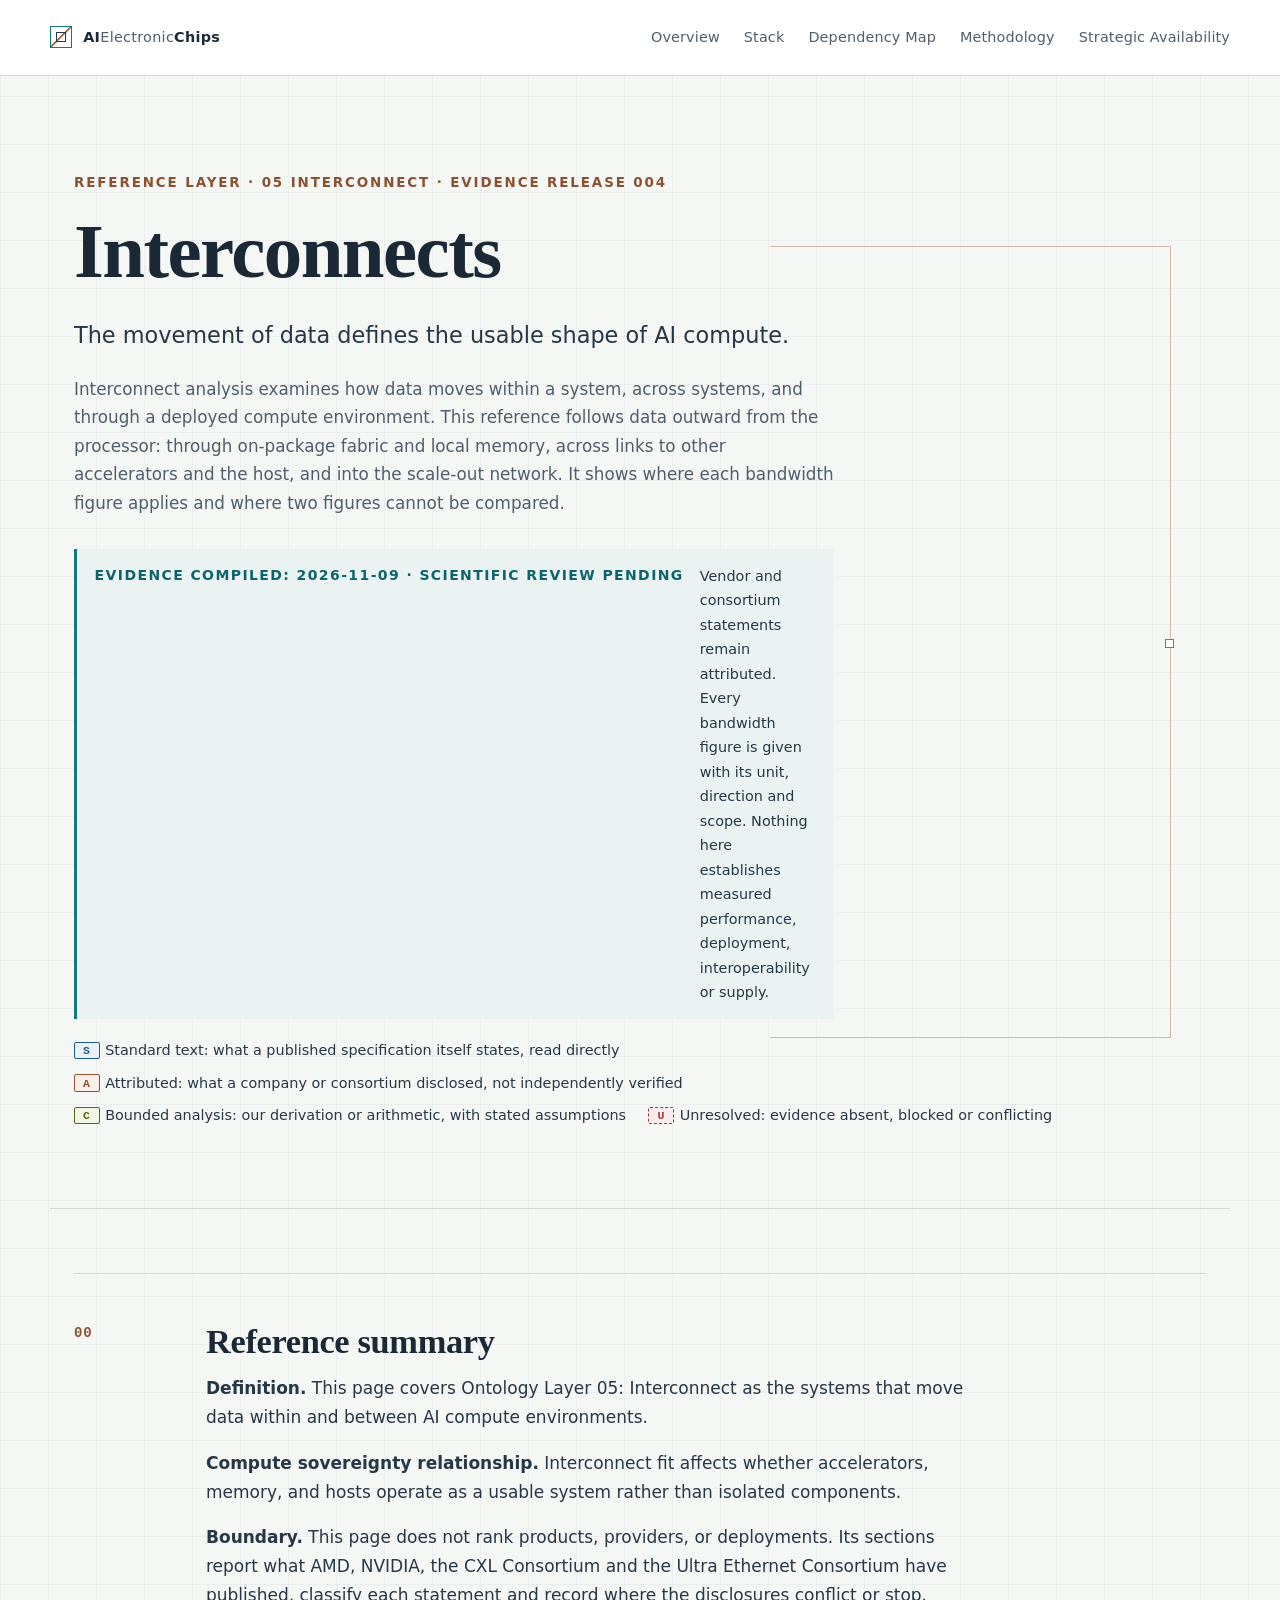
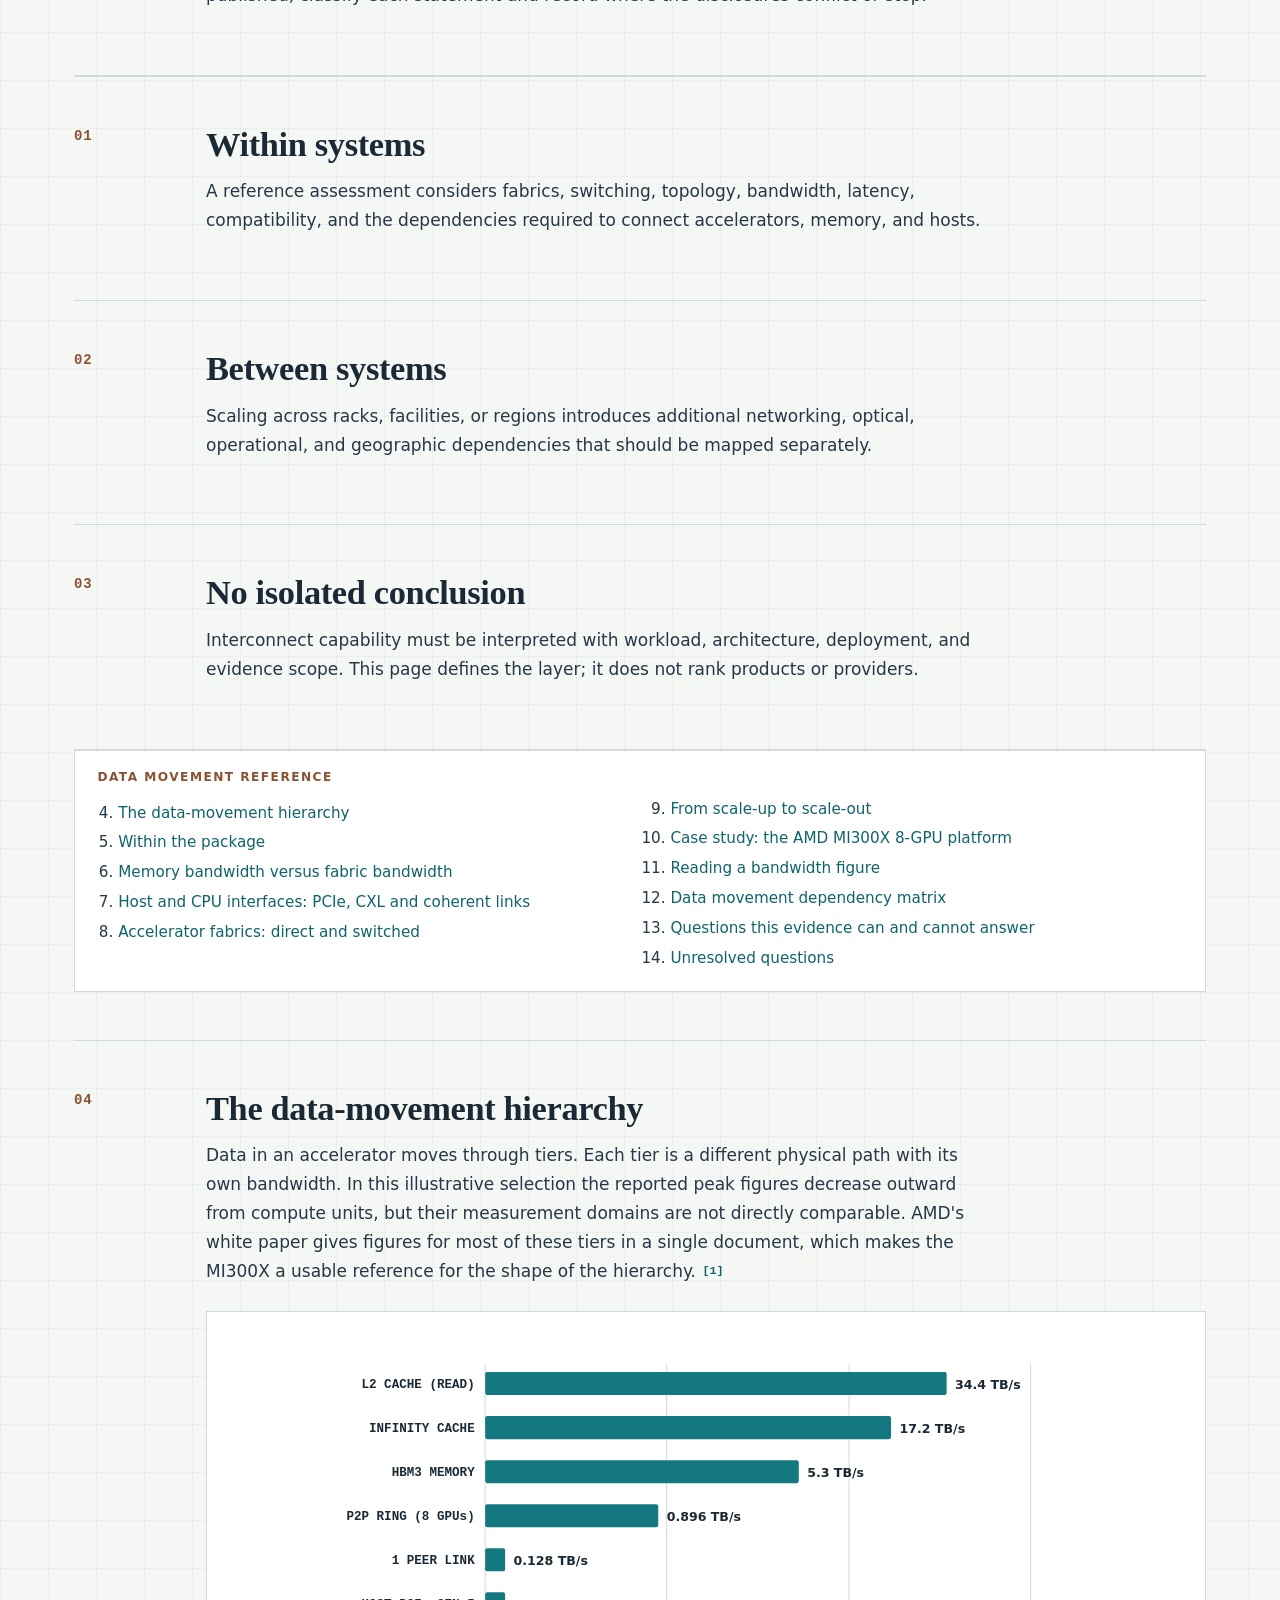
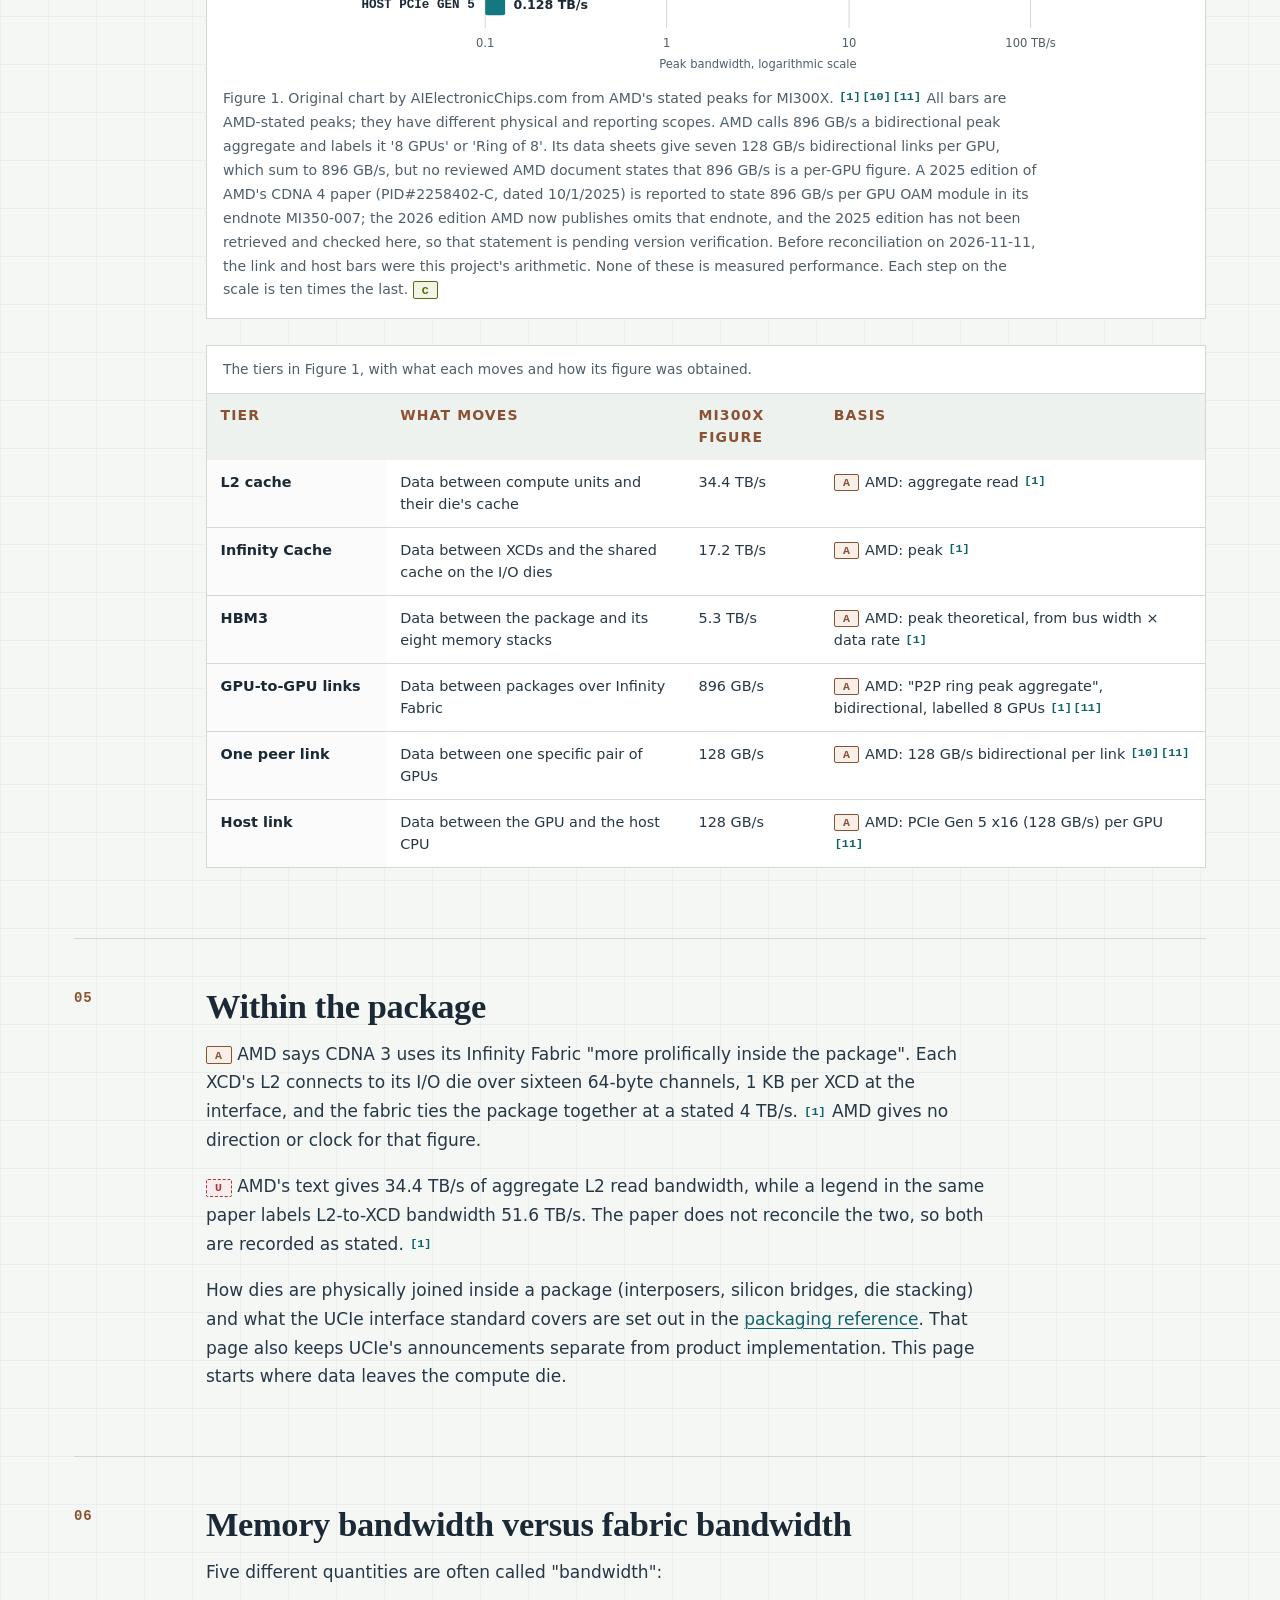
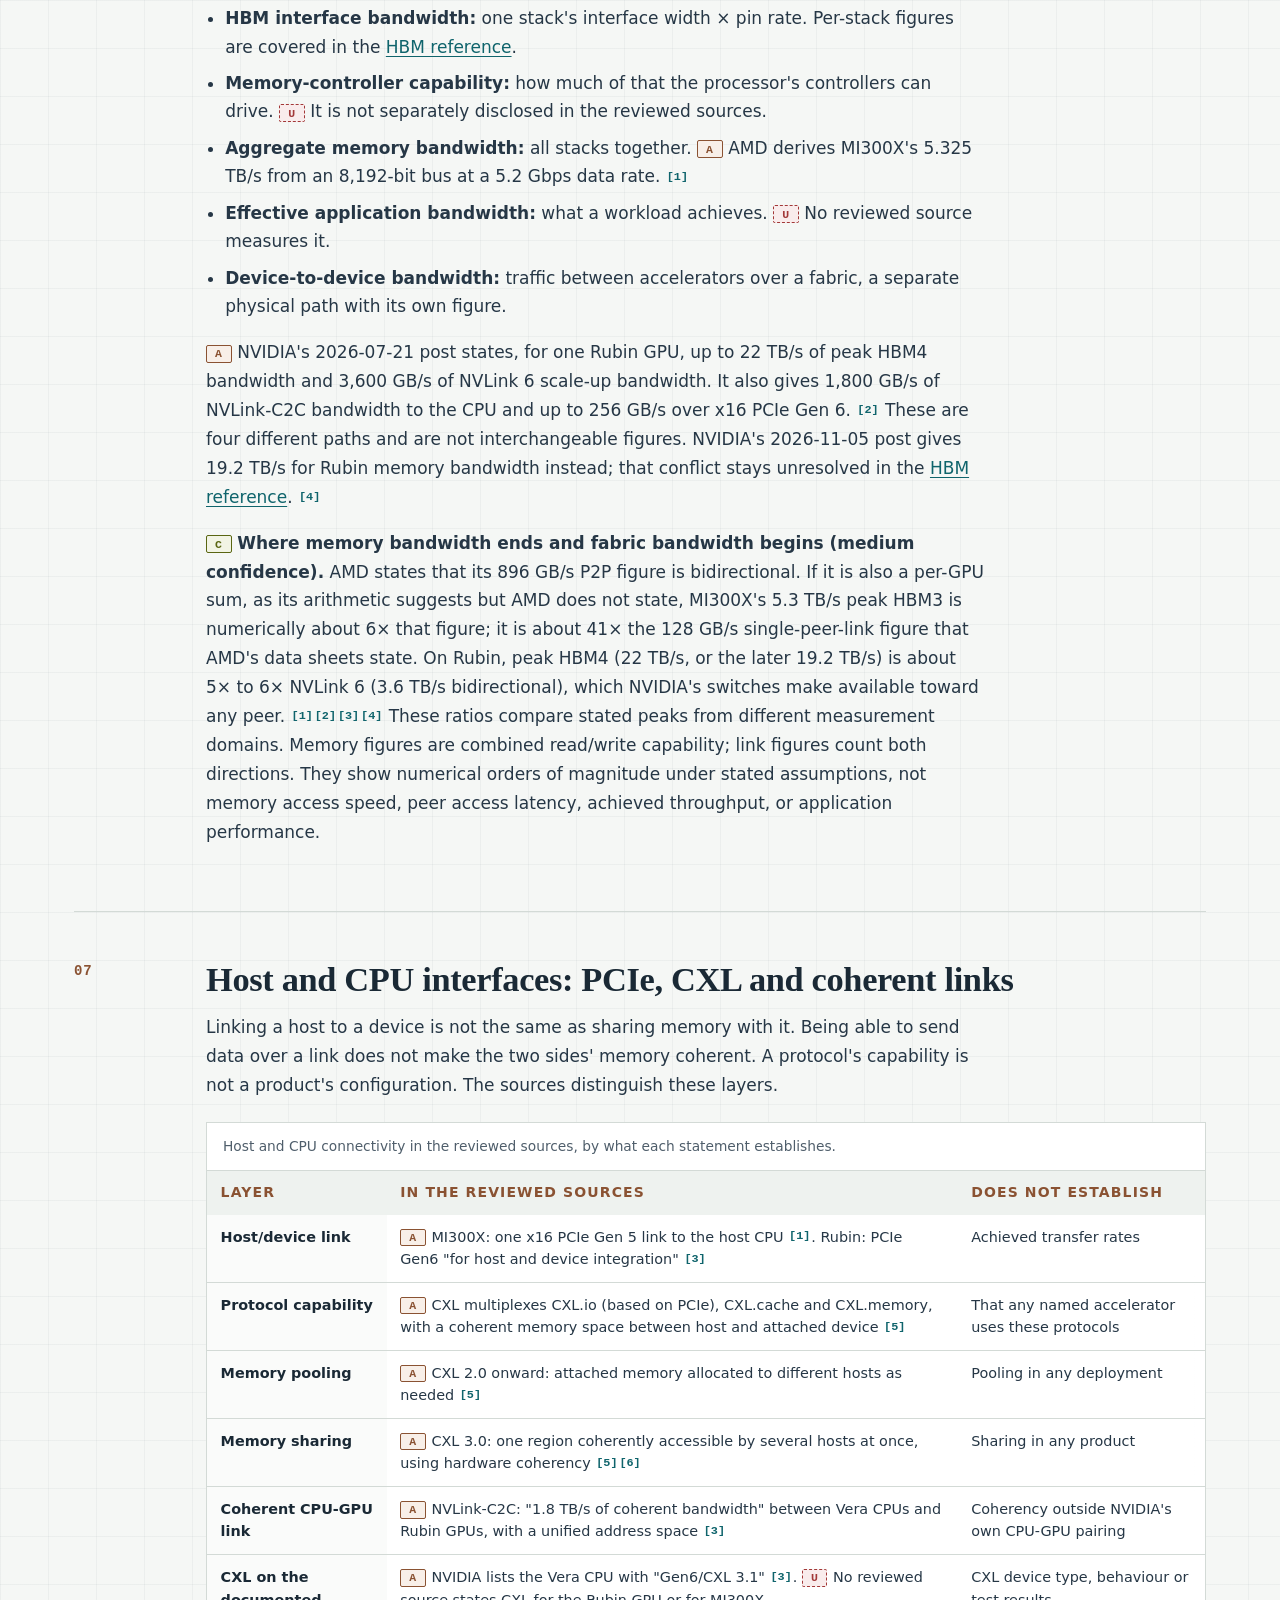
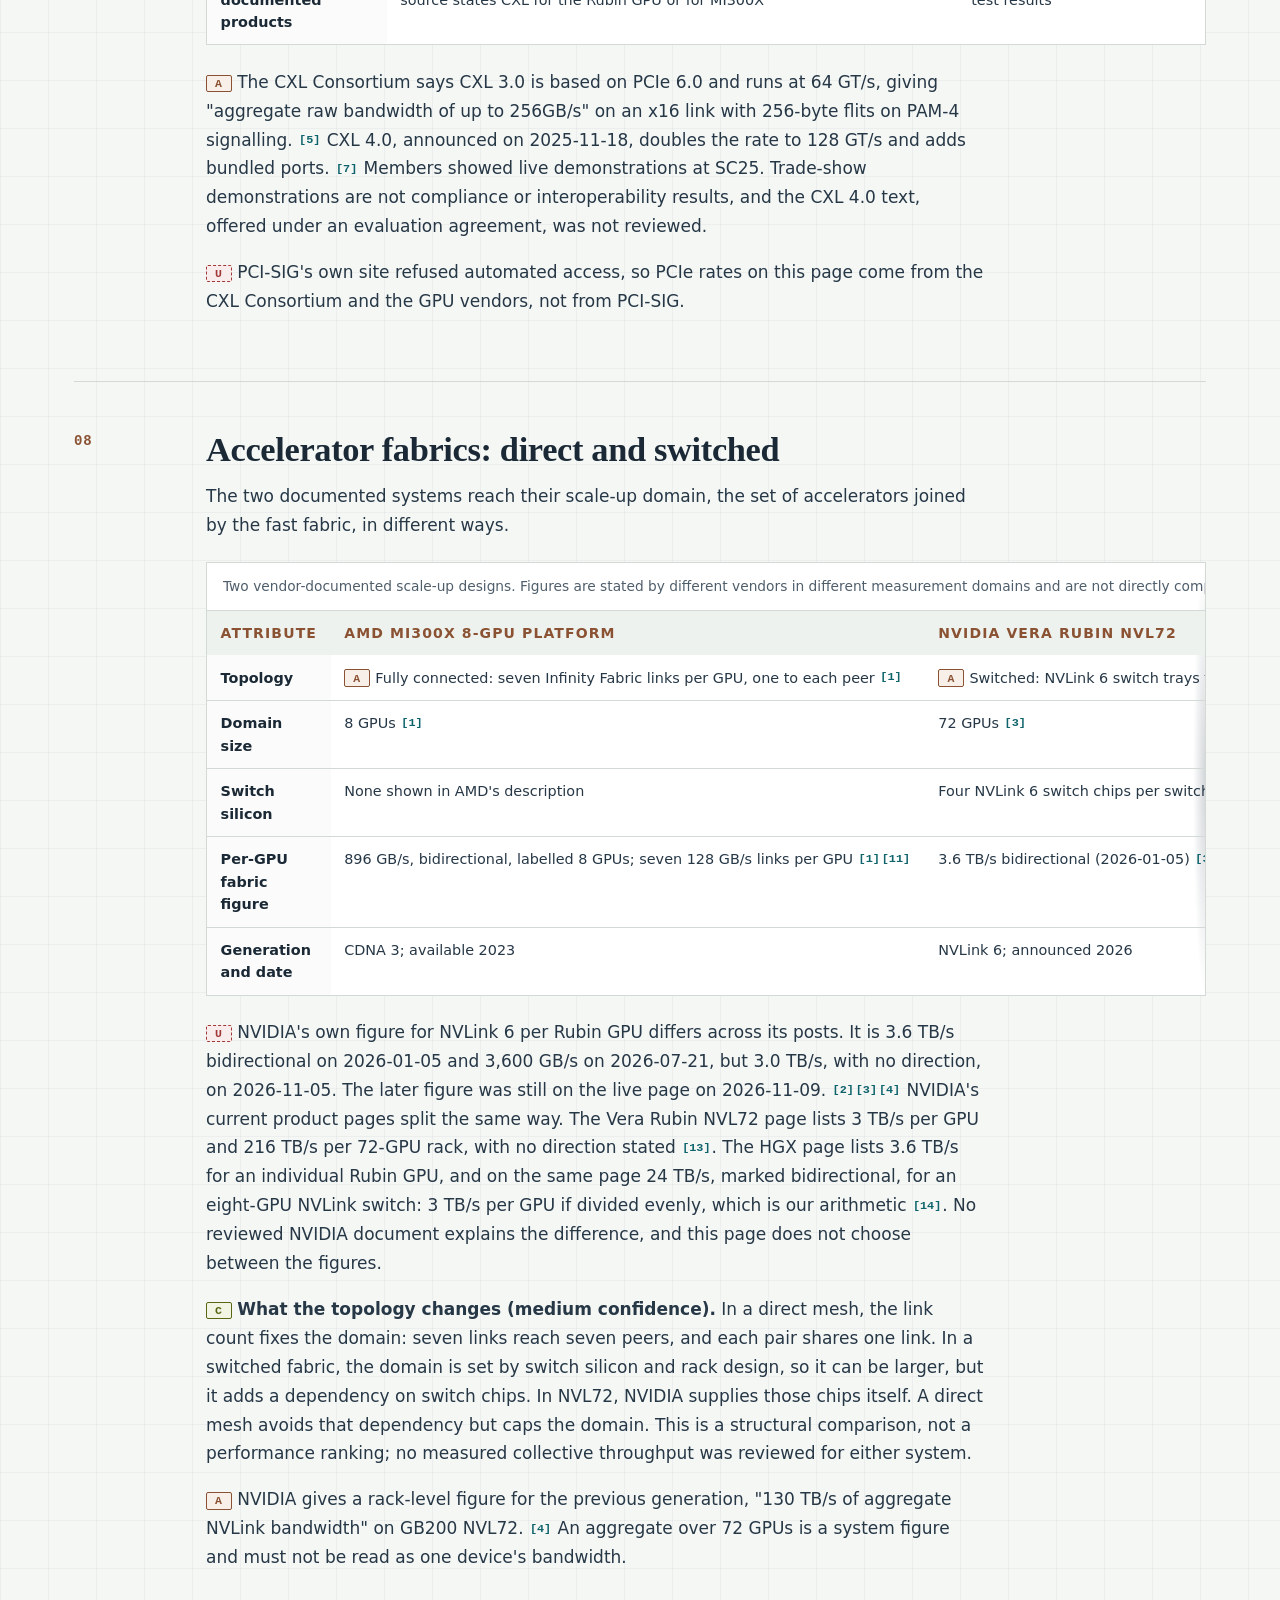
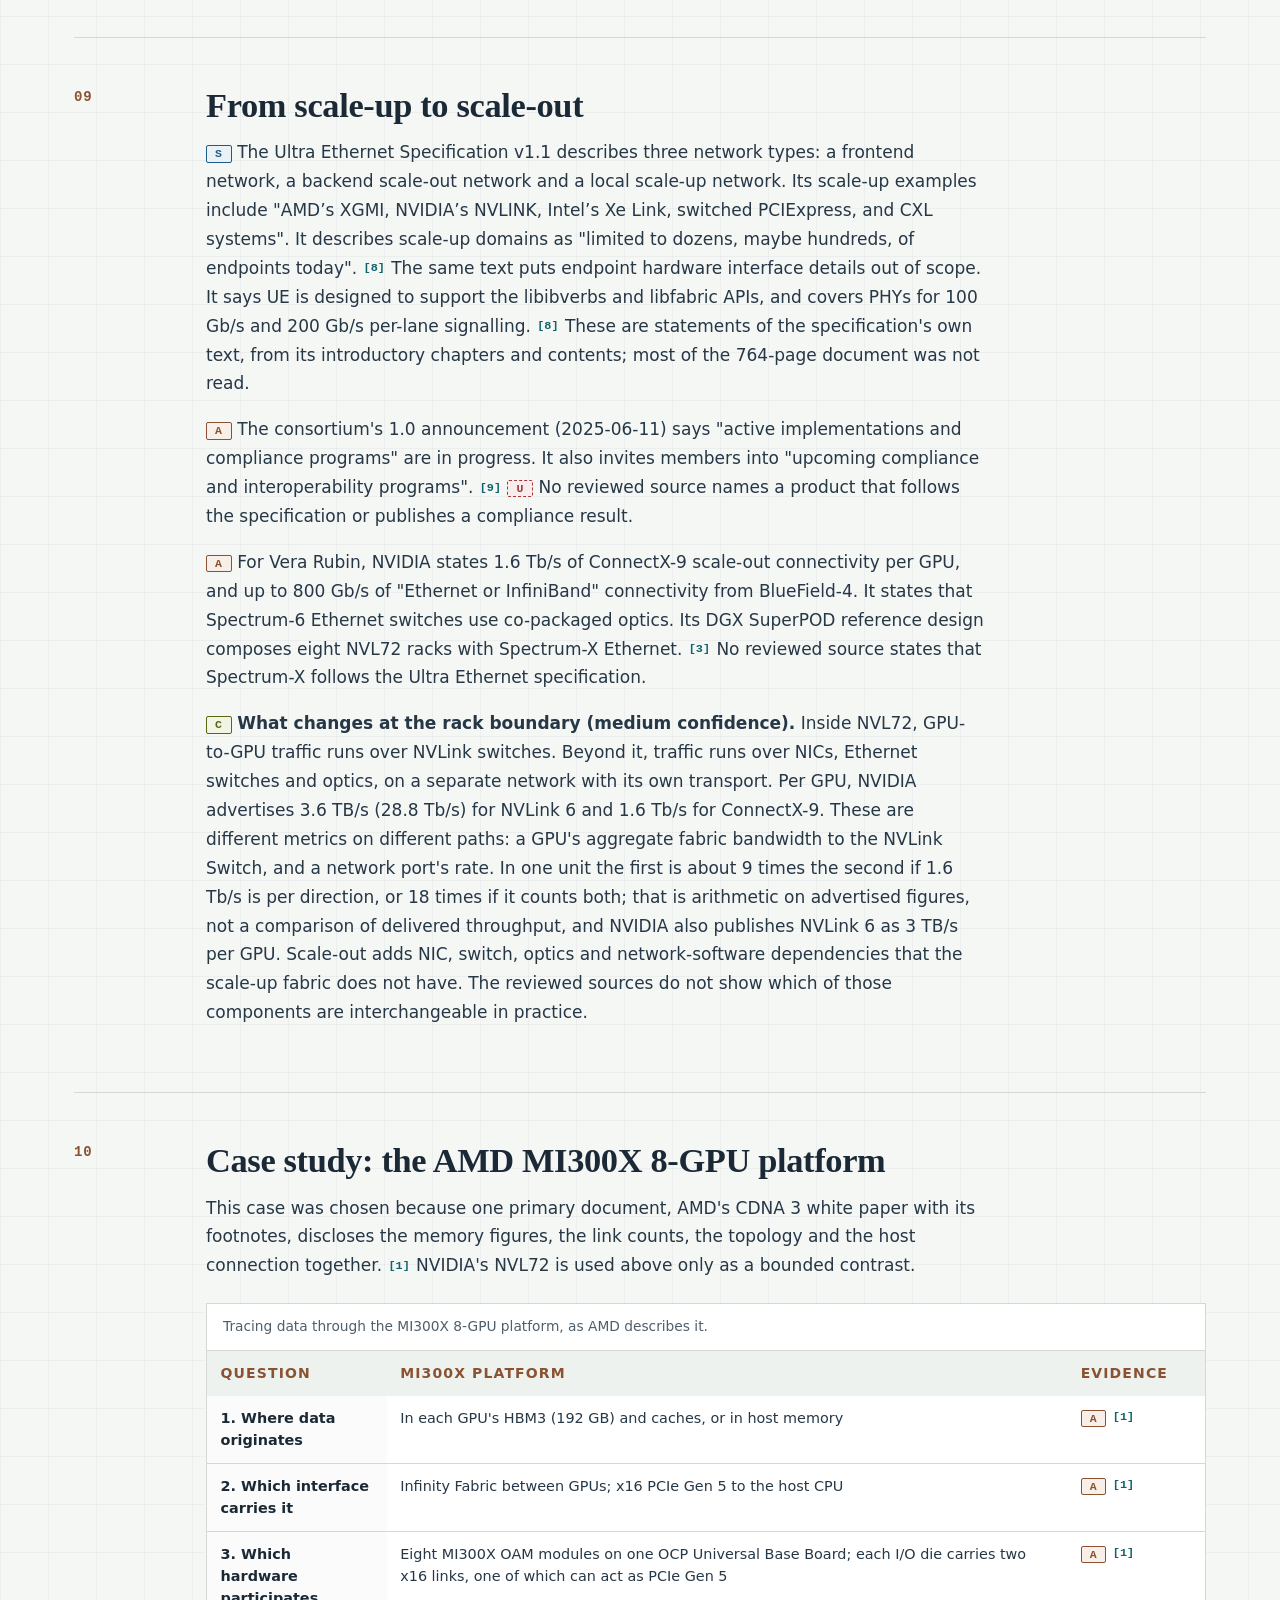
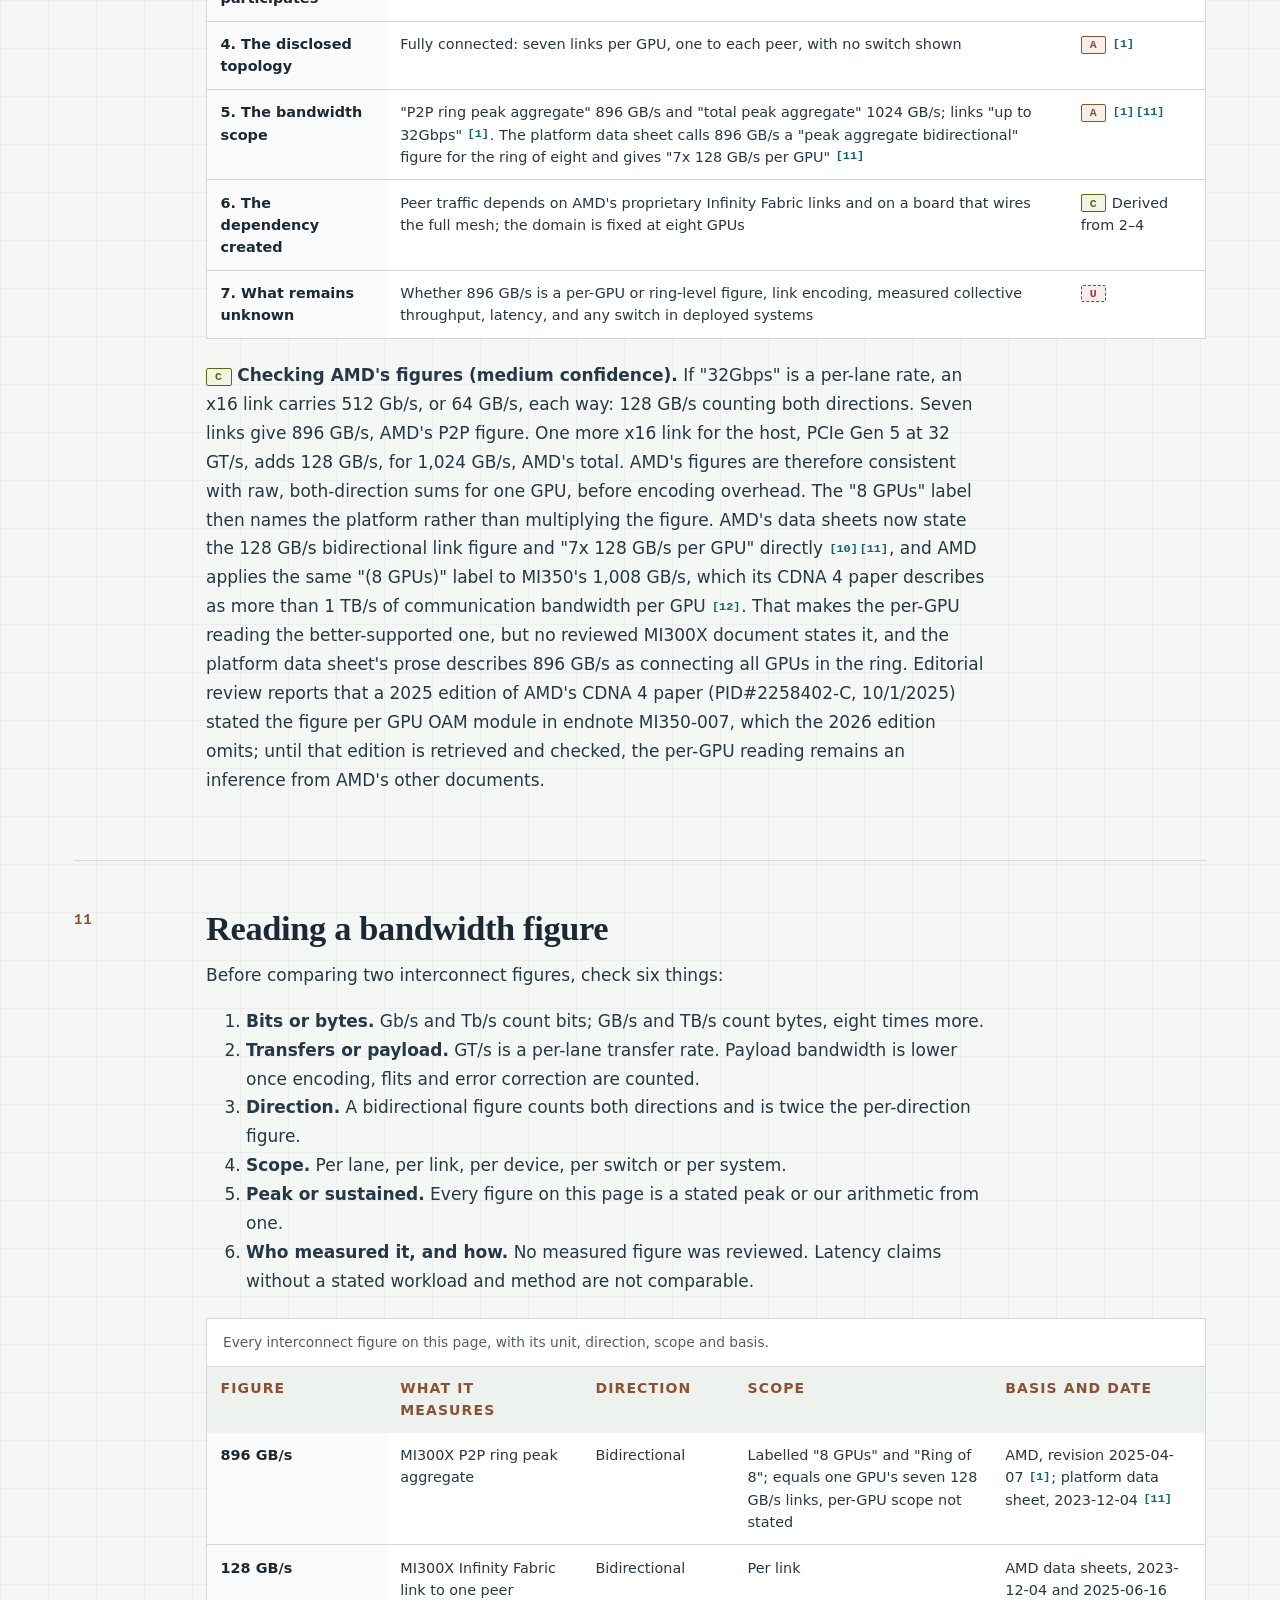
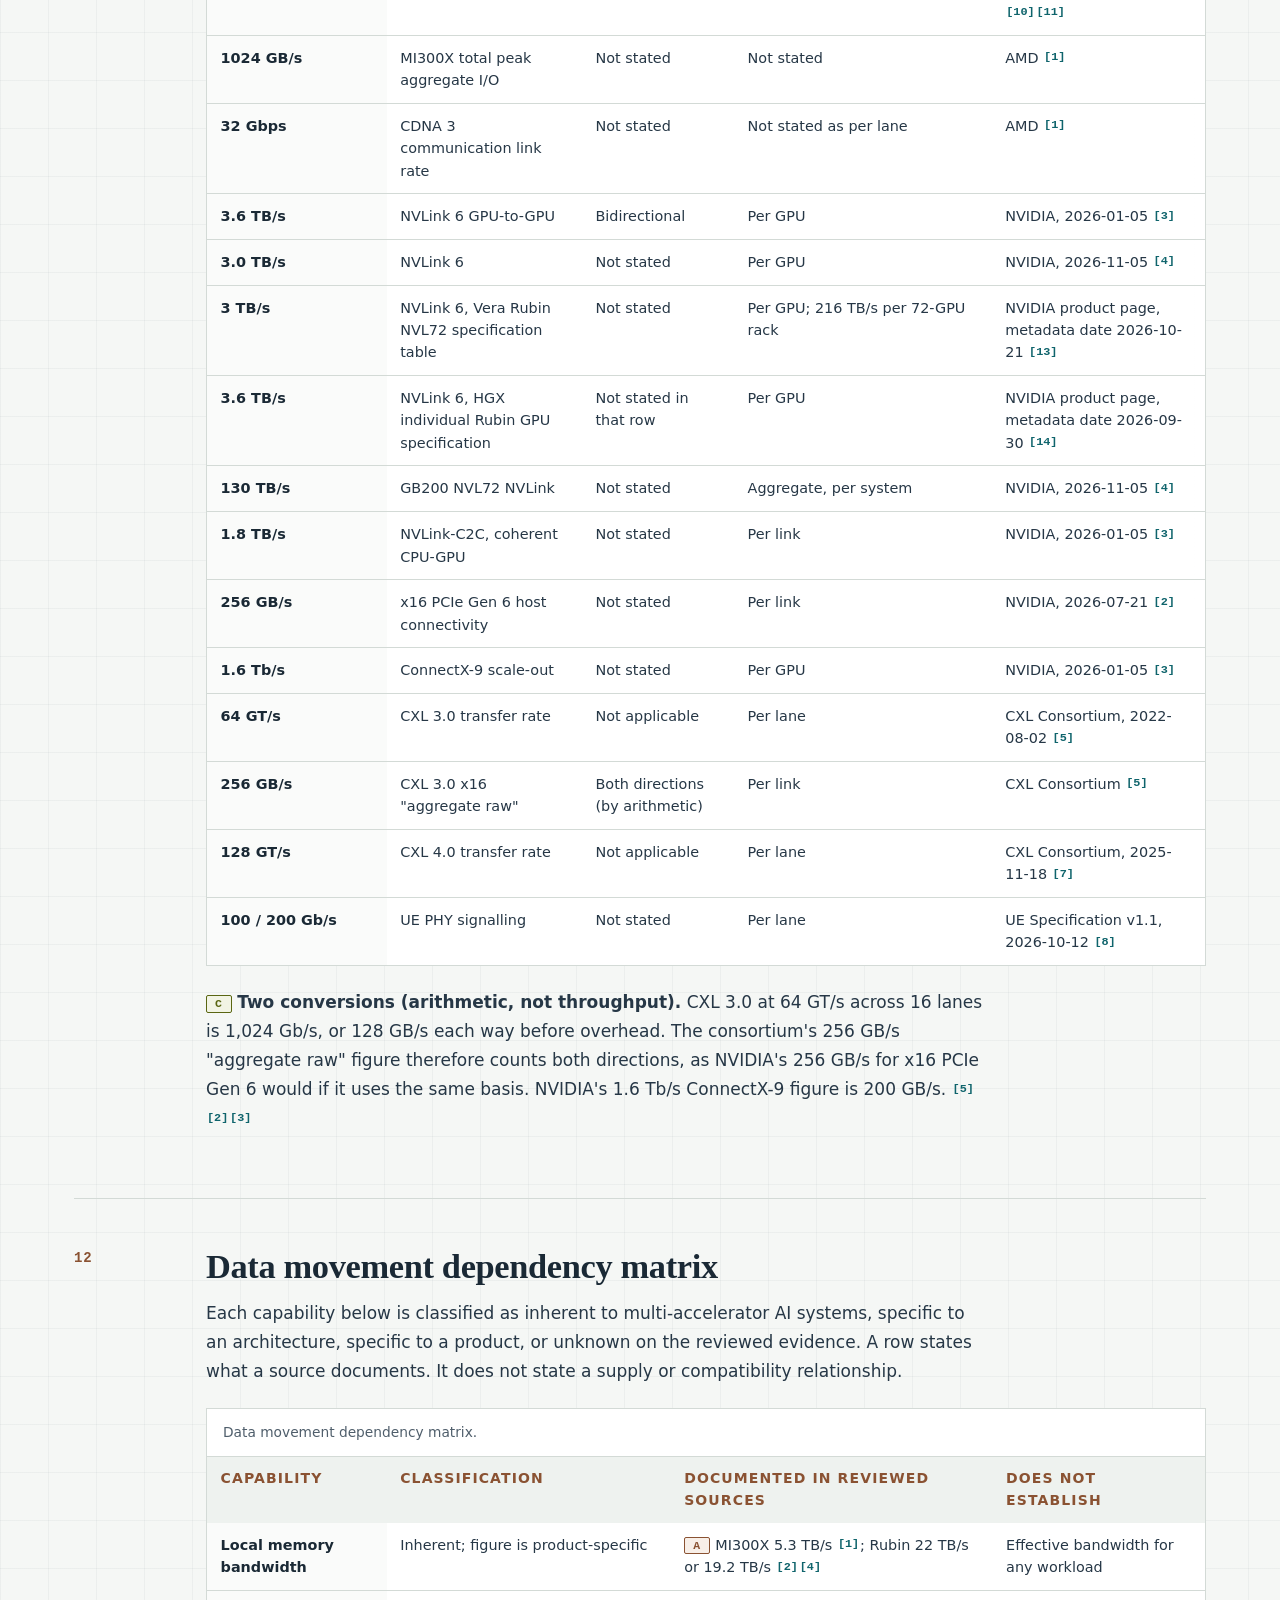
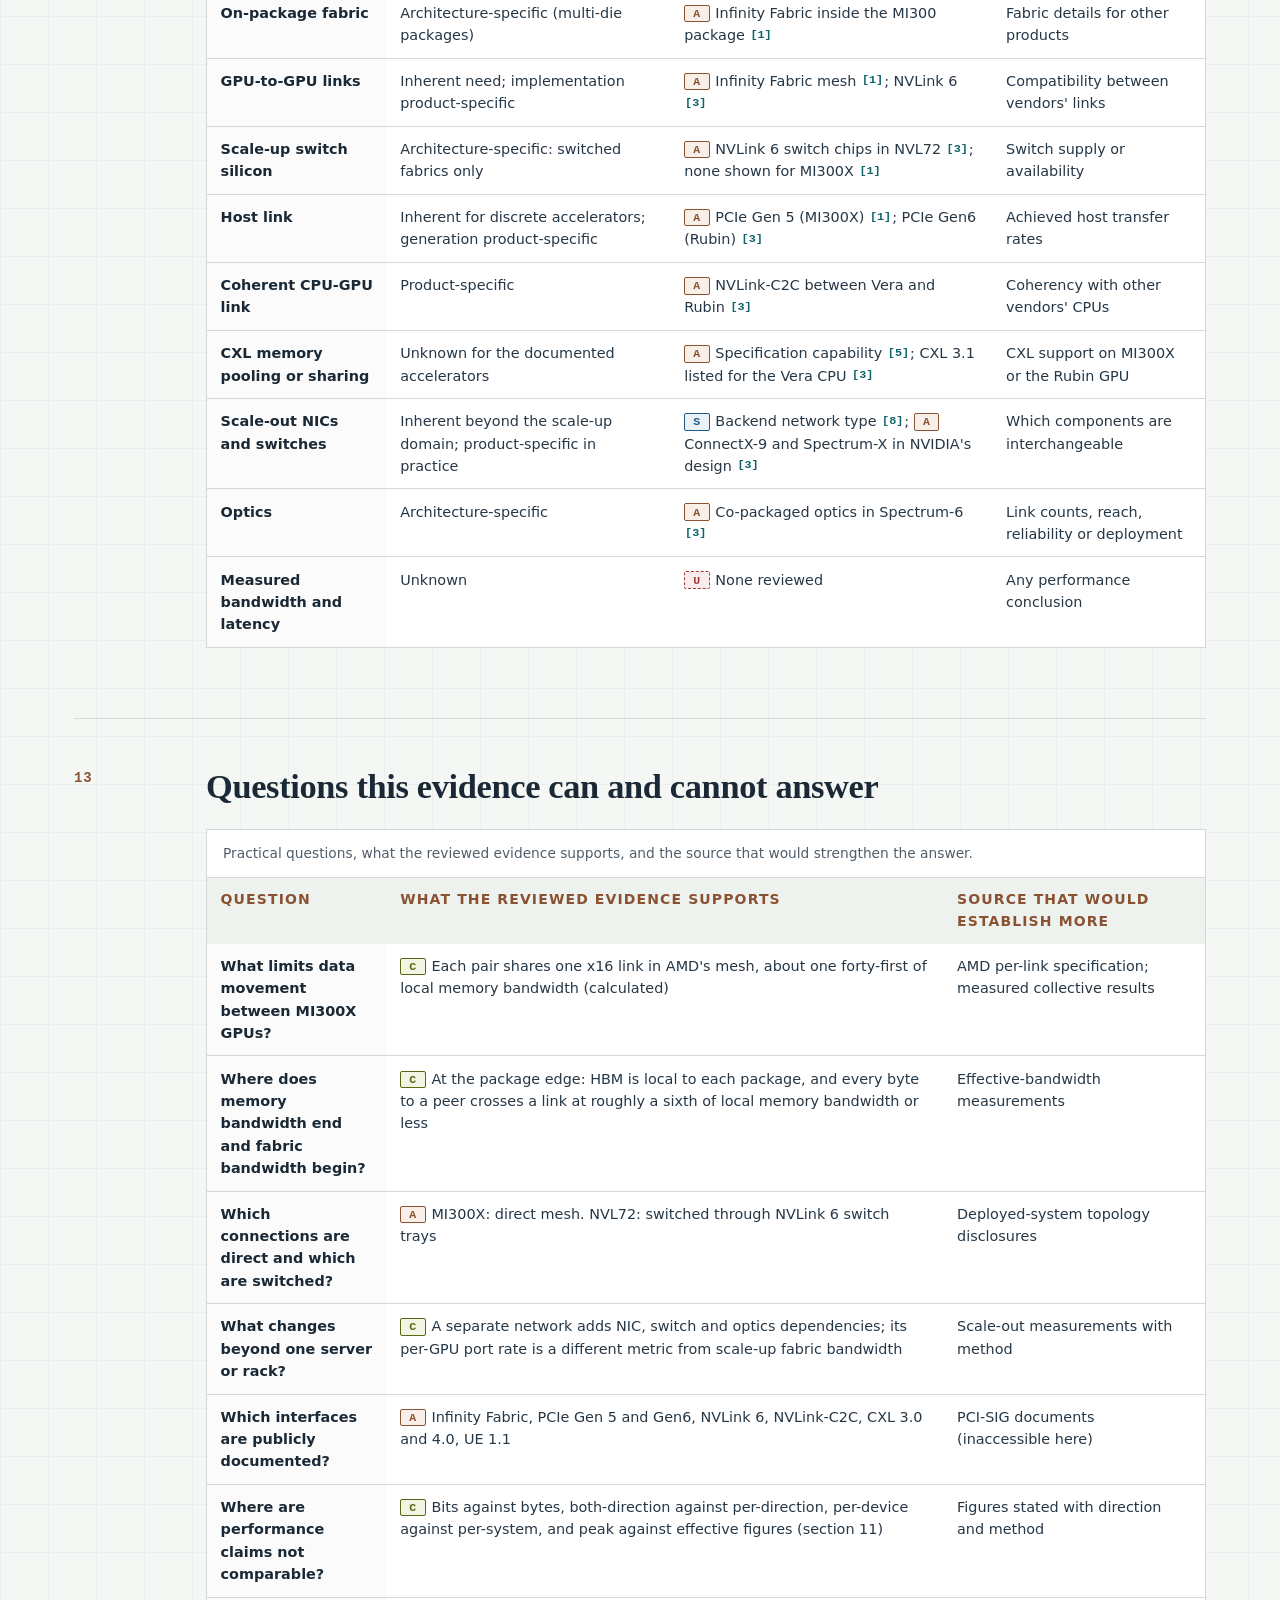
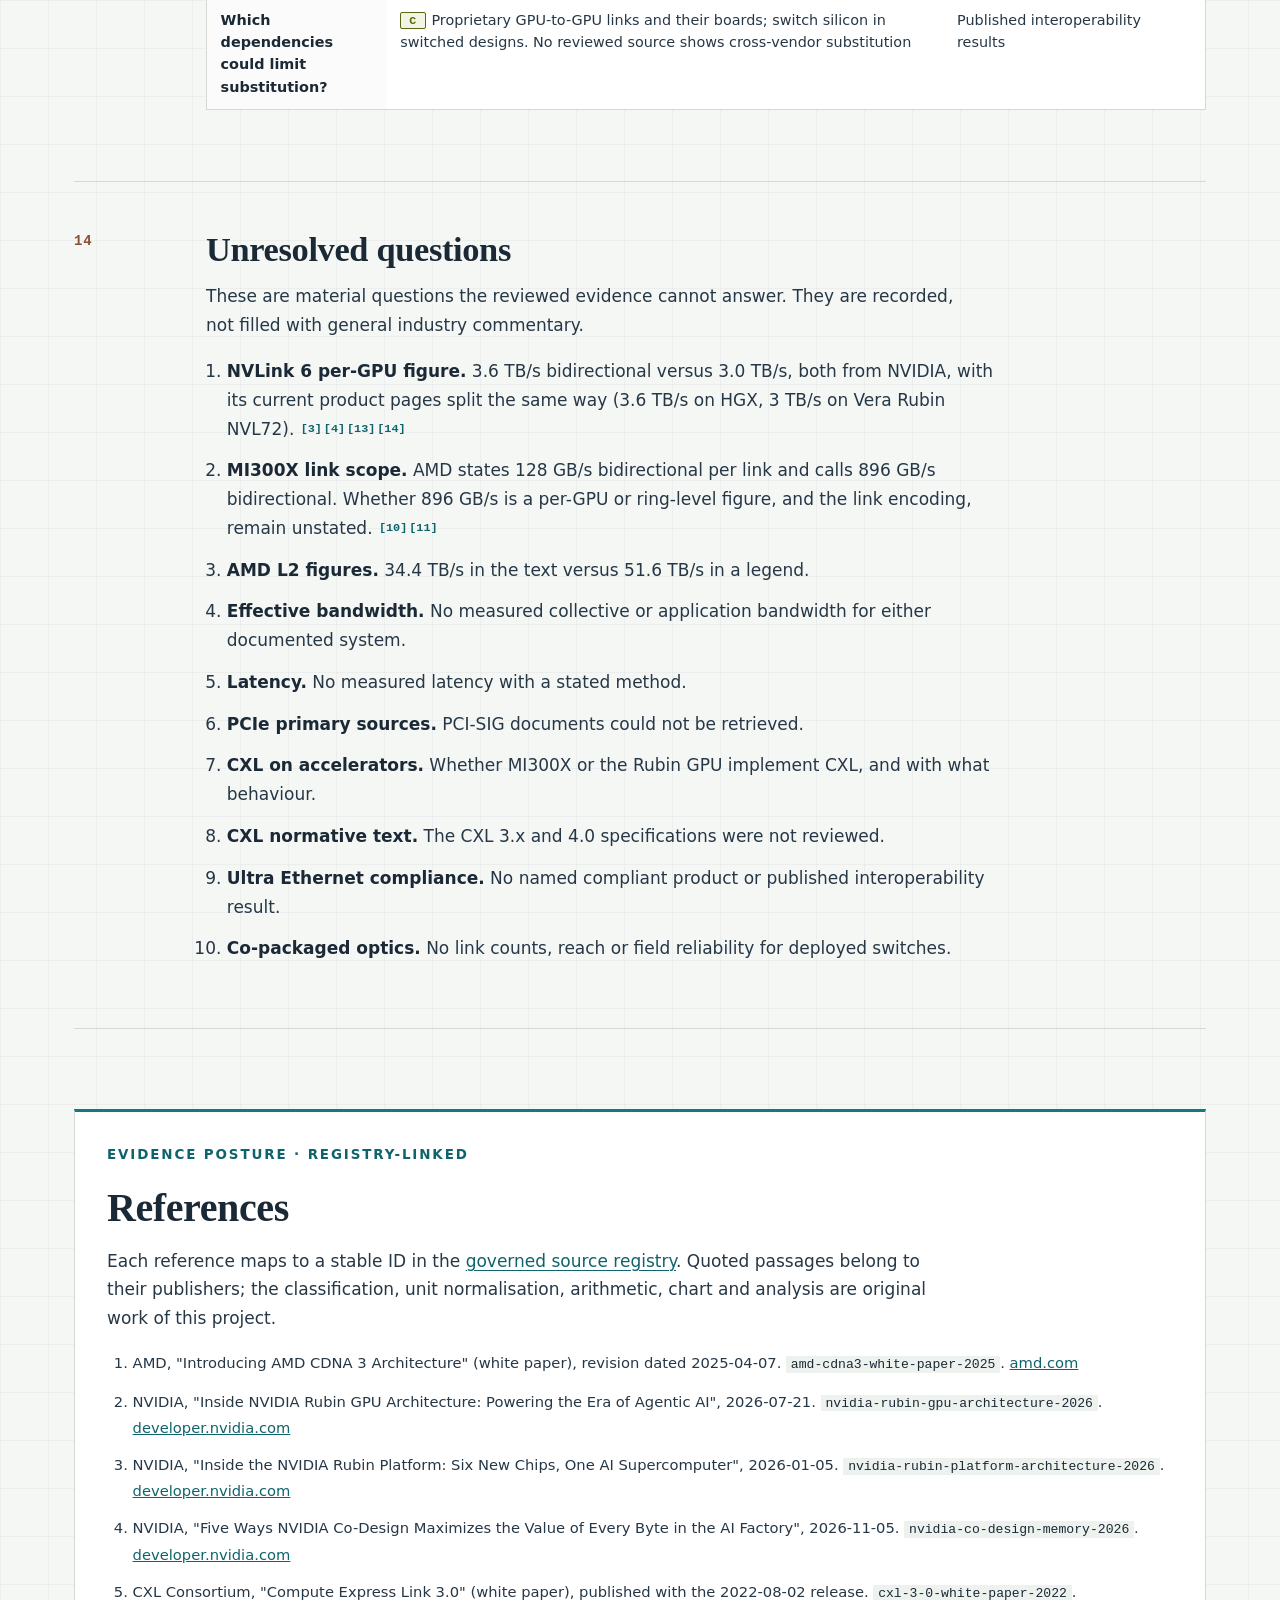
<file: interconnects/index.html>
<!doctype html>
<html lang="en">
<head>
  <meta charset="utf-8">
  <meta name="viewport" content="width=device-width, initial-scale=1">
  <title>Interconnects: Data Movement in AI Systems, from Package to Scale-Out | AIElectronicChips.com</title>
  <meta name="description" content="Evidence-classified reference to how data moves in AI systems: memory versus fabric bandwidth, PCIe and CXL host interfaces, direct and switched accelerator fabrics, scale-out networking and how to read bandwidth figures.">
  <meta name="robots" content="index, follow">
  <link rel="canonical" href="https://aielectronicchips.com/interconnects/">
  <meta property="og:type" content="website">
  <meta property="og:site_name" content="AIElectronicChips.com">
  <meta property="og:title" content="Interconnects: Data Movement in AI Systems, from Package to Scale-Out">
  <meta property="og:description" content="The movement of data defines the usable shape of AI compute. An evidence-classified reference to memory, host, accelerator-fabric and scale-out bandwidth, with every figure's unit, direction and scope.">
  <meta property="og:url" content="https://aielectronicchips.com/interconnects/">
  <meta property="og:image" content="https://aielectronicchips.com/assets/og/interconnects.png">
  <meta property="og:image:width" content="1200">
  <meta property="og:image:height" content="630">
  <meta property="og:image:alt" content="AIElectronicChips.com — governed reference layer">
  <meta name="twitter:card" content="summary_large_image">
  <link rel="stylesheet" href="/assets/css/main.css">
  <link rel="stylesheet" href="/assets/css/evidence.css">
  <script type="application/ld+json">
{
  "@context": "https://schema.org",
  "@graph": [
    {
      "@type": "WebPage",
      "@id": "https://aielectronicchips.com/interconnects/#webpage",
      "url": "https://aielectronicchips.com/interconnects/",
      "name": "Interconnect",
      "description": "Ontology layer 05: how data moves within and between AI compute systems, from on-package fabrics and memory to accelerator fabrics, host interfaces and scale-out networks.",
      "isPartOf": {
        "@id": "https://aielectronicchips.com/#website"
      },
      "inLanguage": "en",
      "mainEntity": {
        "@id": "https://aielectronicchips.com/interconnects/#interconnect"
      },
      "citation": [
        { "@type": "CreativeWork", "name": "Introducing AMD CDNA 3 Architecture", "publisher": { "@type": "Organization", "name": "Advanced Micro Devices, Inc." }, "datePublished": "2025-04-07", "url": "https://www.amd.com/content/dam/amd/en/documents/instinct-tech-docs/white-papers/amd-cdna-3-white-paper.pdf" },
        { "@type": "CreativeWork", "name": "Inside the NVIDIA Rubin Platform: Six New Chips, One AI Supercomputer", "publisher": { "@type": "Organization", "name": "NVIDIA" }, "datePublished": "2026-01-05", "url": "https://developer.nvidia.com/blog/inside-the-nvidia-rubin-platform-six-new-chips-one-ai-supercomputer/" },
        { "@type": "CreativeWork", "name": "Compute Express Link 3.0", "publisher": { "@type": "Organization", "name": "CXL Consortium" }, "datePublished": "2022-08-02", "url": "https://computeexpresslink.org/wp-content/uploads/2023/12/CXL_3.0_white-paper_FINAL.pdf" },
        { "@type": "CreativeWork", "name": "Ultra Ethernet Specification v1.1", "publisher": { "@type": "Organization", "name": "Ultra Ethernet Consortium" }, "datePublished": "2026-10-12", "url": "https://ultraethernet.org/wp-content/uploads/sites/20/2026/10/UE-Specification-1.1.pdf" }
      ],
      "breadcrumb": {
        "@type": "BreadcrumbList",
        "itemListElement": [
          {
            "@type": "ListItem",
            "position": 1,
            "name": "AIElectronicChips.com",
            "item": "https://aielectronicchips.com/"
          },
          {
            "@type": "ListItem",
            "position": 2,
            "name": "Interconnect",
            "item": "https://aielectronicchips.com/interconnects/"
          }
        ]
      }
    },
    {
      "@type": "DefinedTerm",
      "@id": "https://aielectronicchips.com/interconnects/#interconnect",
      "name": "Interconnect Layer",
      "termCode": "05",
      "url": "https://aielectronicchips.com/interconnects/",
      "description": "How does data move within and between compute systems? Covers network fabrics, optical links, switching capacity, and topology fit.",
      "inDefinedTermSet": {
        "@id": "https://aielectronicchips.com/sovereignty-stack/#ontology"
      }
    }
  ]
}
  </script>
</head>
<body>
  <a class="skip-link" href="#main">Skip to main content</a>
  <header class="site-header">
    <a class="brand" href="/" aria-label="AIElectronicChips.com home"><span class="brand-mark" aria-hidden="true"></span><span>AI<span>Electronic</span>Chips</span></a>
    <nav class="primary-nav" aria-label="Primary navigation"><a href="/">Overview</a><a href="/sovereignty-stack/">Stack</a><a href="/chip-dependency-map/">Dependency Map</a><a href="/methodology/">Methodology</a><a href="/strategic-availability/">Strategic Availability</a></nav>
  </header>
  <main id="main">
    <header class="page-hero">
      <div class="trace" aria-hidden="true"></div>
      <p class="eyebrow">Reference layer · 05 Interconnect · Evidence release 004</p>
      <h1>Interconnects</h1>
      <p class="lead">The movement of data defines the usable shape of AI compute.</p>
      <p class="intro">Interconnect analysis examines how data moves within a system, across systems, and through a deployed compute environment. This reference follows data outward from the processor: through on-package fabric and local memory, across links to other accelerators and the host, and into the scale-out network. It shows where each bandwidth figure applies and where two figures cannot be compared.</p>
      <div class="framing-note"><strong>Evidence compiled: 2026-11-09 · Scientific review pending</strong><span>Vendor and consortium statements remain attributed. Every bandwidth figure is given with its unit, direction and scope. Nothing here establishes measured performance, deployment, interoperability or supply.</span></div>
      <ul class="class-legend" aria-label="Evidence classes used on this page">
        <li><span class="tag tag-s">S</span>Standard text: what a published specification itself states, read directly</li>
        <li><span class="tag tag-a">A</span>Attributed: what a company or consortium disclosed, not independently verified</li>
        <li><span class="tag tag-c">C</span>Bounded analysis: our derivation or arithmetic, with stated assumptions</li>
        <li><span class="tag tag-u">U</span>Unresolved: evidence absent, blocked or conflicting</li>
      </ul>
    </header>
    <div class="content-shell">
      <section class="reference-sections" aria-label="Reference authority summary">
        <article class="reference-block" id="summary"><div class="block-index">00</div><div>
          <h2>Reference summary</h2>
          <p><strong>Definition.</strong> This page covers Ontology Layer 05: Interconnect as the systems that move data within and between AI compute environments.</p>
          <p><strong>Compute sovereignty relationship.</strong> Interconnect fit affects whether accelerators, memory, and hosts operate as a usable system rather than isolated components.</p>
          <p><strong>Boundary.</strong> This page does not rank products, providers, or deployments. Its sections report what AMD, NVIDIA, the CXL Consortium and the Ultra Ethernet Consortium have published, classify each statement and record where the disclosures conflict or stop.</p>
        </div></article>
      </section>

      <section class="reference-sections" aria-label="Interconnects reference sections">
        <article class="reference-block"><div class="block-index">01</div><div>
          <h2>Within systems</h2>
          <p>A reference assessment considers fabrics, switching, topology, bandwidth, latency, compatibility, and the dependencies required to connect accelerators, memory, and hosts.</p>
        </div></article>
        <article class="reference-block"><div class="block-index">02</div><div>
          <h2>Between systems</h2>
          <p>Scaling across racks, facilities, or regions introduces additional networking, optical, operational, and geographic dependencies that should be mapped separately.</p>
        </div></article>
        <article class="reference-block"><div class="block-index">03</div><div>
          <h2>No isolated conclusion</h2>
          <p>Interconnect capability must be interpreted with workload, architecture, deployment, and evidence scope. This page defines the layer; it does not rank products or providers.</p>
        </div></article>
      </section>

      <nav class="ref-toc" aria-labelledby="toc-title">
        <h2 id="toc-title">Data movement reference</h2>
        <ol start="4">
          <li><a href="#hierarchy">The data-movement hierarchy</a></li>
          <li><a href="#on-package">Within the package</a></li>
          <li><a href="#memory-vs-fabric">Memory bandwidth versus fabric bandwidth</a></li>
          <li><a href="#host">Host and CPU interfaces: PCIe, CXL and coherent links</a></li>
          <li><a href="#fabrics">Accelerator fabrics: direct and switched</a></li>
          <li><a href="#scale-out">From scale-up to scale-out</a></li>
          <li><a href="#case-mi300x">Case study: the AMD MI300X 8-GPU platform</a></li>
          <li><a href="#measurement">Reading a bandwidth figure</a></li>
          <li><a href="#matrix">Data movement dependency matrix</a></li>
          <li><a href="#questions">Questions this evidence can and cannot answer</a></li>
          <li><a href="#unresolved">Unresolved questions</a></li>
        </ol>
      </nav>

      <section class="reference-sections" aria-label="Interconnect and data movement reference">
        <article class="reference-block" id="hierarchy"><div class="block-index">04</div><div>
          <h2>The data-movement hierarchy</h2>
          <p class="detail">Data in an accelerator moves through tiers. Each tier is a different physical path with its own bandwidth. In this illustrative selection the reported peak figures decrease outward from compute units, but their measurement domains are not directly comparable. AMD's white paper gives figures for most of these tiers in a single document, which makes the MI300X a usable reference for the shape of the hierarchy. <a class="cite" href="#ref-1">[1]</a></p>
          <figure class="ref-figure">
            <div class="figure-frame" tabindex="0" role="region" aria-label="Figure 1 chart; scrolls horizontally on narrow screens">
            <svg viewBox="0 0 820 330" role="img" aria-labelledby="bw-fig-title bw-fig-desc">
              <title id="bw-fig-title">Illustrative MI300X bandwidth tiers: AMD-stated peak figures with differing scopes, logarithmic scale</title>
              <desc id="bw-fig-desc">Horizontal bars on a logarithmic scale from 0.1 to 100 terabytes per second. L2 cache aggregate read: 34.4 TB/s. Infinity Cache peak: 17.2 TB/s. HBM3 peak memory: 5.3 TB/s. AMD P2P ring peak aggregate, bidirectional: 0.896 TB/s, labelled 8 GPUs; it equals the sum of one GPU's seven 128 GB/s links, but AMD does not state that it is a per-GPU figure. One Infinity Fabric link to one peer GPU: 0.128 TB/s bidirectional. One x16 PCIe Gen 5 host link: 0.128 TB/s. All six are AMD-stated peaks.</desc>
              <line class="f-grid" x1="250" y1="34" x2="250" y2="286"/>
              <line class="f-grid" x1="423" y1="34" x2="423" y2="286"/>
              <line class="f-grid" x1="597" y1="34" x2="597" y2="286"/>
              <line class="f-grid" x1="770" y1="34" x2="770" y2="286"/>
              <text class="f-axis" x="250" y="304" text-anchor="middle">0.1</text>
              <text class="f-axis" x="423" y="304" text-anchor="middle">1</text>
              <text class="f-axis" x="597" y="304" text-anchor="middle">10</text>
              <text class="f-axis" x="770" y="304" text-anchor="middle">100 TB/s</text>
              <text class="f-axis" x="510" y="324" text-anchor="middle">Peak bandwidth, logarithmic scale</text>
              <g>
                <title>L2 cache aggregate read bandwidth: 34.4 TB/s (AMD-stated peak)</title>
                <text class="f-lbl" x="240" y="57" text-anchor="end">L2 CACHE (READ)</text>
                <rect class="f-bar" x="250" y="42" width="440" height="22" rx="2"/>
                <text class="f-val" x="698" y="58">34.4 TB/s</text>
              </g>
              <g>
                <title>Infinity Cache peak bandwidth: 17.2 TB/s (AMD-stated peak)</title>
                <text class="f-lbl" x="240" y="99" text-anchor="end">INFINITY CACHE</text>
                <rect class="f-bar" x="250" y="84" width="387" height="22" rx="2"/>
                <text class="f-val" x="645" y="100">17.2 TB/s</text>
              </g>
              <g>
                <title>HBM3 peak memory bandwidth: 5.3 TB/s (AMD-stated peak)</title>
                <text class="f-lbl" x="240" y="141" text-anchor="end">HBM3 MEMORY</text>
                <rect class="f-bar" x="250" y="126" width="299" height="22" rx="2"/>
                <text class="f-val" x="557" y="142">5.3 TB/s</text>
              </g>
              <g>
                <title>AMD P2P ring peak aggregate: 896 GB/s, bidirectional, labelled 8 GPUs (AMD-stated peak; per-GPU or ring-level scope not stated)</title>
                <text class="f-lbl" x="240" y="183" text-anchor="end">P2P RING (8 GPUs)</text>
                <rect class="f-bar" x="250" y="168" width="165" height="22" rx="2"/>
                <text class="f-val" x="423" y="184">0.896 TB/s</text>
              </g>
              <g>
                <title>One Infinity Fabric link to one peer GPU: 128 GB/s bidirectional (AMD-stated peak)</title>
                <text class="f-lbl" x="240" y="225" text-anchor="end">1 PEER LINK</text>
                <rect class="f-bar" x="250" y="210" width="19" height="22" rx="2"/>
                <text class="f-val" x="277" y="226">0.128 TB/s</text>
              </g>
              <g>
                <title>One x16 PCIe Gen 5 link to the host: 128 GB/s (AMD-stated peak)</title>
                <text class="f-lbl" x="240" y="267" text-anchor="end">HOST PCIe GEN 5</text>
                <rect class="f-bar" x="250" y="252" width="19" height="22" rx="2"/>
                <text class="f-val" x="277" y="268">0.128 TB/s</text>
              </g>
            </svg>
            </div>
            <figcaption>Figure 1. Original chart by AIElectronicChips.com from AMD's stated peaks for MI300X. <a class="cite" href="#ref-1">[1]</a><a class="cite" href="#ref-10">[10]</a><a class="cite" href="#ref-11">[11]</a> All bars are AMD-stated peaks; they have different physical and reporting scopes. AMD calls 896 GB/s a bidirectional peak aggregate and labels it '8 GPUs' or 'Ring of 8'. Its data sheets give seven 128 GB/s bidirectional links per GPU, which sum to 896 GB/s, but no reviewed AMD document states that 896 GB/s is a per-GPU figure. A 2025 edition of AMD's CDNA 4 paper (PID#2258402-C, dated 10/1/2025) is reported to state 896 GB/s per GPU OAM module in its endnote MI350-007; the 2026 edition AMD now publishes omits that endnote, and the 2025 edition has not been retrieved and checked here, so that statement is pending version verification. Before reconciliation on 2026-11-11, the link and host bars were this project's arithmetic. None of these is measured performance. Each step on the scale is ten times the last. <span class="tag tag-c">C</span></figcaption>
          </figure>
          <div class="table-scroll" tabindex="0" role="region" aria-label="Data movement tiers (scrollable table)">
            <table class="data-table">
              <caption>The tiers in Figure 1, with what each moves and how its figure was obtained.</caption>
              <thead><tr><th scope="col">Tier</th><th scope="col">What moves</th><th scope="col">MI300X figure</th><th scope="col">Basis</th></tr></thead>
              <tbody>
                <tr><th scope="row">L2 cache</th><td>Data between compute units and their die's cache</td><td class="num">34.4 TB/s</td><td><span class="tag tag-a">A</span>AMD: aggregate read <a class="cite" href="#ref-1">[1]</a></td></tr>
                <tr><th scope="row">Infinity Cache</th><td>Data between XCDs and the shared cache on the I/O dies</td><td class="num">17.2 TB/s</td><td><span class="tag tag-a">A</span>AMD: peak <a class="cite" href="#ref-1">[1]</a></td></tr>
                <tr><th scope="row">HBM3</th><td>Data between the package and its eight memory stacks</td><td class="num">5.3 TB/s</td><td><span class="tag tag-a">A</span>AMD: peak theoretical, from bus width × data rate <a class="cite" href="#ref-1">[1]</a></td></tr>
                <tr><th scope="row">GPU-to-GPU links</th><td>Data between packages over Infinity Fabric</td><td class="num">896 GB/s</td><td><span class="tag tag-a">A</span>AMD: "P2P ring peak aggregate", bidirectional, labelled 8 GPUs <a class="cite" href="#ref-1">[1]</a><a class="cite" href="#ref-11">[11]</a></td></tr>
                <tr><th scope="row">One peer link</th><td>Data between one specific pair of GPUs</td><td class="num">128 GB/s</td><td><span class="tag tag-a">A</span>AMD: 128 GB/s bidirectional per link <a class="cite" href="#ref-10">[10]</a><a class="cite" href="#ref-11">[11]</a></td></tr>
                <tr><th scope="row">Host link</th><td>Data between the GPU and the host CPU</td><td class="num">128 GB/s</td><td><span class="tag tag-a">A</span>AMD: PCIe Gen 5 x16 (128 GB/s) per GPU <a class="cite" href="#ref-11">[11]</a></td></tr>
              </tbody>
            </table>
          </div>
        </div></article>

        <article class="reference-block" id="on-package"><div class="block-index">05</div><div>
          <h2>Within the package</h2>
          <p class="detail"><span class="tag tag-a">A</span>AMD says CDNA 3 uses its Infinity Fabric "more prolifically inside the package". Each XCD's L2 connects to its I/O die over sixteen 64-byte channels, 1 KB per XCD at the interface, and the fabric ties the package together at a stated 4 TB/s. <a class="cite" href="#ref-1">[1]</a> AMD gives no direction or clock for that figure.</p>
          <p class="detail"><span class="tag tag-u">U</span>AMD's text gives 34.4 TB/s of aggregate L2 read bandwidth, while a legend in the same paper labels L2-to-XCD bandwidth 51.6 TB/s. The paper does not reconcile the two, so both are recorded as stated. <a class="cite" href="#ref-1">[1]</a></p>
          <p class="detail">How dies are physically joined inside a package (interposers, silicon bridges, die stacking) and what the UCIe interface standard covers are set out in the <a href="/design-fabrication-packaging/#chiplet-interfaces">packaging reference</a>. That page also keeps UCIe's announcements separate from product implementation. This page starts where data leaves the compute die.</p>
        </div></article>

        <article class="reference-block" id="memory-vs-fabric"><div class="block-index">06</div><div>
          <h2>Memory bandwidth versus fabric bandwidth</h2>
          <p class="detail">Five different quantities are often called "bandwidth":</p>
          <ul class="detail">
            <li><strong>HBM interface bandwidth:</strong> one stack's interface width × pin rate. Per-stack figures are covered in the <a href="/hbm-memory/#bandwidth">HBM reference</a>.</li>
            <li><strong>Memory-controller capability:</strong> how much of that the processor's controllers can drive. <span class="tag tag-u">U</span>It is not separately disclosed in the reviewed sources.</li>
            <li><strong>Aggregate memory bandwidth:</strong> all stacks together. <span class="tag tag-a">A</span>AMD derives MI300X's 5.325 TB/s from an 8,192-bit bus at a 5.2 Gbps data rate. <a class="cite" href="#ref-1">[1]</a></li>
            <li><strong>Effective application bandwidth:</strong> what a workload achieves. <span class="tag tag-u">U</span>No reviewed source measures it.</li>
            <li><strong>Device-to-device bandwidth:</strong> traffic between accelerators over a fabric, a separate physical path with its own figure.</li>
          </ul>
          <p class="detail"><span class="tag tag-a">A</span>NVIDIA's 2026-07-21 post states, for one Rubin GPU, up to 22 TB/s of peak HBM4 bandwidth and 3,600 GB/s of NVLink 6 scale-up bandwidth. It also gives 1,800 GB/s of NVLink-C2C bandwidth to the CPU and up to 256 GB/s over x16 PCIe Gen 6. <a class="cite" href="#ref-2">[2]</a> These are four different paths and are not interchangeable figures. NVIDIA's 2026-11-05 post gives 19.2 TB/s for Rubin memory bandwidth instead; that conflict stays unresolved in the <a href="/hbm-memory/#accelerators">HBM reference</a>. <a class="cite" href="#ref-4">[4]</a></p>
          <p class="detail"><span class="tag tag-c">C</span><strong>Where memory bandwidth ends and fabric bandwidth begins (medium confidence).</strong> AMD states that its 896 GB/s P2P figure is bidirectional. If it is also a per-GPU sum, as its arithmetic suggests but AMD does not state, MI300X's 5.3 TB/s peak HBM3 is numerically about 6× that figure; it is about 41× the 128 GB/s single-peer-link figure that AMD's data sheets state. On Rubin, peak HBM4 (22 TB/s, or the later 19.2 TB/s) is about 5× to 6× NVLink 6 (3.6 TB/s bidirectional), which NVIDIA's switches make available toward any peer. <a class="cite" href="#ref-1">[1]</a><a class="cite" href="#ref-2">[2]</a><a class="cite" href="#ref-3">[3]</a><a class="cite" href="#ref-4">[4]</a> These ratios compare stated peaks from different measurement domains. Memory figures are combined read/write capability; link figures count both directions. They show numerical orders of magnitude under stated assumptions, not memory access speed, peer access latency, achieved throughput, or application performance.</p>
        </div></article>

        <article class="reference-block" id="host"><div class="block-index">07</div><div>
          <h2>Host and CPU interfaces: PCIe, CXL and coherent links</h2>
          <p class="detail">Linking a host to a device is not the same as sharing memory with it. Being able to send data over a link does not make the two sides' memory coherent. A protocol's capability is not a product's configuration. The sources distinguish these layers.</p>
          <div class="table-scroll" tabindex="0" role="region" aria-label="Host interface capabilities distinguished (scrollable table)">
            <table class="data-table">
              <caption>Host and CPU connectivity in the reviewed sources, by what each statement establishes.</caption>
              <thead><tr><th scope="col">Layer</th><th scope="col">In the reviewed sources</th><th scope="col">Does not establish</th></tr></thead>
              <tbody>
                <tr><th scope="row">Host/device link</th><td><span class="tag tag-a">A</span>MI300X: one x16 PCIe Gen 5 link to the host CPU <a class="cite" href="#ref-1">[1]</a>. Rubin: PCIe Gen6 "for host and device integration" <a class="cite" href="#ref-3">[3]</a></td><td>Achieved transfer rates</td></tr>
                <tr><th scope="row">Protocol capability</th><td><span class="tag tag-a">A</span>CXL multiplexes CXL.io (based on PCIe), CXL.cache and CXL.memory, with a coherent memory space between host and attached device <a class="cite" href="#ref-5">[5]</a></td><td>That any named accelerator uses these protocols</td></tr>
                <tr><th scope="row">Memory pooling</th><td><span class="tag tag-a">A</span>CXL 2.0 onward: attached memory allocated to different hosts as needed <a class="cite" href="#ref-5">[5]</a></td><td>Pooling in any deployment</td></tr>
                <tr><th scope="row">Memory sharing</th><td><span class="tag tag-a">A</span>CXL 3.0: one region coherently accessible by several hosts at once, using hardware coherency <a class="cite" href="#ref-5">[5]</a><a class="cite" href="#ref-6">[6]</a></td><td>Sharing in any product</td></tr>
                <tr><th scope="row">Coherent CPU-GPU link</th><td><span class="tag tag-a">A</span>NVLink-C2C: "1.8 TB/s of coherent bandwidth" between Vera CPUs and Rubin GPUs, with a unified address space <a class="cite" href="#ref-3">[3]</a></td><td>Coherency outside NVIDIA's own CPU-GPU pairing</td></tr>
                <tr><th scope="row">CXL on the documented products</th><td><span class="tag tag-a">A</span>NVIDIA lists the Vera CPU with "Gen6/CXL 3.1" <a class="cite" href="#ref-3">[3]</a>. <span class="tag tag-u">U</span>No reviewed source states CXL for the Rubin GPU or for MI300X</td><td>CXL device type, behaviour or test results</td></tr>
              </tbody>
            </table>
          </div>
          <p class="detail"><span class="tag tag-a">A</span>The CXL Consortium says CXL 3.0 is based on PCIe 6.0 and runs at 64 GT/s, giving "aggregate raw bandwidth of up to 256GB/s" on an x16 link with 256-byte flits on PAM-4 signalling. <a class="cite" href="#ref-5">[5]</a> CXL 4.0, announced on 2025-11-18, doubles the rate to 128 GT/s and adds bundled ports. <a class="cite" href="#ref-7">[7]</a> Members showed live demonstrations at SC25. Trade-show demonstrations are not compliance or interoperability results, and the CXL 4.0 text, offered under an evaluation agreement, was not reviewed.</p>
          <p class="detail"><span class="tag tag-u">U</span>PCI-SIG's own site refused automated access, so PCIe rates on this page come from the CXL Consortium and the GPU vendors, not from PCI-SIG.</p>
        </div></article>

        <article class="reference-block" id="fabrics"><div class="block-index">08</div><div>
          <h2>Accelerator fabrics: direct and switched</h2>
          <p class="detail">The two documented systems reach their scale-up domain, the set of accelerators joined by the fast fabric, in different ways.</p>
          <div class="table-scroll" tabindex="0" role="region" aria-label="Direct and switched accelerator fabrics compared (scrollable table)">
            <table class="data-table">
              <caption>Two vendor-documented scale-up designs. Figures are stated by different vendors in different measurement domains and are not directly comparable.</caption>
              <thead><tr><th scope="col">Attribute</th><th scope="col">AMD MI300X 8-GPU platform</th><th scope="col">NVIDIA Vera Rubin NVL72</th></tr></thead>
              <tbody>
                <tr><th scope="row">Topology</th><td><span class="tag tag-a">A</span>Fully connected: seven Infinity Fabric links per GPU, one to each peer <a class="cite" href="#ref-1">[1]</a></td><td><span class="tag tag-a">A</span>Switched: NVLink 6 switch trays forming "a single all-to-all topology across the rack" <a class="cite" href="#ref-3">[3]</a></td></tr>
                <tr><th scope="row">Domain size</th><td>8 GPUs <a class="cite" href="#ref-1">[1]</a></td><td>72 GPUs <a class="cite" href="#ref-3">[3]</a></td></tr>
                <tr><th scope="row">Switch silicon</th><td>None shown in AMD's description</td><td>Four NVLink 6 switch chips per switch tray <a class="cite" href="#ref-3">[3]</a></td></tr>
                <tr><th scope="row">Per-GPU fabric figure</th><td class="num">896 GB/s, bidirectional, labelled 8 GPUs; seven 128 GB/s links per GPU <a class="cite" href="#ref-1">[1]</a><a class="cite" href="#ref-11">[11]</a></td><td class="num">3.6 TB/s bidirectional (2026-01-05) <a class="cite" href="#ref-3">[3]</a>; 3.0 TB/s (2026-11-05) <a class="cite" href="#ref-4">[4]</a>; current product pages: 3 TB/s (Vera Rubin NVL72) <a class="cite" href="#ref-13">[13]</a> and 3.6 TB/s (HGX) <a class="cite" href="#ref-14">[14]</a></td></tr>
                <tr><th scope="row">Generation and date</th><td>CDNA 3; available 2023</td><td>NVLink 6; announced 2026</td></tr>
              </tbody>
            </table>
          </div>
          <p class="detail"><span class="tag tag-u">U</span>NVIDIA's own figure for NVLink 6 per Rubin GPU differs across its posts. It is 3.6 TB/s bidirectional on 2026-01-05 and 3,600 GB/s on 2026-07-21, but 3.0 TB/s, with no direction, on 2026-11-05. The later figure was still on the live page on 2026-11-09. <a class="cite" href="#ref-2">[2]</a><a class="cite" href="#ref-3">[3]</a><a class="cite" href="#ref-4">[4]</a> NVIDIA's current product pages split the same way. The Vera Rubin NVL72 page lists 3 TB/s per GPU and 216 TB/s per 72-GPU rack, with no direction stated <a class="cite" href="#ref-13">[13]</a>. The HGX page lists 3.6 TB/s for an individual Rubin GPU, and on the same page 24 TB/s, marked bidirectional, for an eight-GPU NVLink switch: 3 TB/s per GPU if divided evenly, which is our arithmetic <a class="cite" href="#ref-14">[14]</a>. No reviewed NVIDIA document explains the difference, and this page does not choose between the figures.</p>
          <p class="detail"><span class="tag tag-c">C</span><strong>What the topology changes (medium confidence).</strong> In a direct mesh, the link count fixes the domain: seven links reach seven peers, and each pair shares one link. In a switched fabric, the domain is set by switch silicon and rack design, so it can be larger, but it adds a dependency on switch chips. In NVL72, NVIDIA supplies those chips itself. A direct mesh avoids that dependency but caps the domain. This is a structural comparison, not a performance ranking; no measured collective throughput was reviewed for either system.</p>
          <p class="detail"><span class="tag tag-a">A</span>NVIDIA gives a rack-level figure for the previous generation, "130 TB/s of aggregate NVLink bandwidth" on GB200 NVL72. <a class="cite" href="#ref-4">[4]</a> An aggregate over 72 GPUs is a system figure and must not be read as one device's bandwidth.</p>
        </div></article>

        <article class="reference-block" id="scale-out"><div class="block-index">09</div><div>
          <h2>From scale-up to scale-out</h2>
          <p class="detail"><span class="tag tag-s">S</span>The Ultra Ethernet Specification v1.1 describes three network types: a frontend network, a backend scale-out network and a local scale-up network. Its scale-up examples include "AMD’s XGMI, NVIDIA’s NVLINK, Intel’s Xe Link, switched PCIExpress, and CXL systems". It describes scale-up domains as "limited to dozens, maybe hundreds, of endpoints today". <a class="cite" href="#ref-8">[8]</a> The same text puts endpoint hardware interface details out of scope. It says UE is designed to support the libibverbs and libfabric APIs, and covers PHYs for 100 Gb/s and 200 Gb/s per-lane signalling. <a class="cite" href="#ref-8">[8]</a> These are statements of the specification's own text, from its introductory chapters and contents; most of the 764-page document was not read.</p>
          <p class="detail"><span class="tag tag-a">A</span>The consortium's 1.0 announcement (2025-06-11) says "active implementations and compliance programs" are in progress. It also invites members into "upcoming compliance and interoperability programs". <a class="cite" href="#ref-9">[9]</a> <span class="tag tag-u">U</span>No reviewed source names a product that follows the specification or publishes a compliance result.</p>
          <p class="detail"><span class="tag tag-a">A</span>For Vera Rubin, NVIDIA states 1.6 Tb/s of ConnectX-9 scale-out connectivity per GPU, and up to 800 Gb/s of "Ethernet or InfiniBand" connectivity from BlueField-4. It states that Spectrum-6 Ethernet switches use co-packaged optics. Its DGX SuperPOD reference design composes eight NVL72 racks with Spectrum-X Ethernet. <a class="cite" href="#ref-3">[3]</a> No reviewed source states that Spectrum-X follows the Ultra Ethernet specification.</p>
          <p class="detail"><span class="tag tag-c">C</span><strong>What changes at the rack boundary (medium confidence).</strong> Inside NVL72, GPU-to-GPU traffic runs over NVLink switches. Beyond it, traffic runs over NICs, Ethernet switches and optics, on a separate network with its own transport. Per GPU, NVIDIA advertises 3.6 TB/s (28.8 Tb/s) for NVLink 6 and 1.6 Tb/s for ConnectX-9. These are different metrics on different paths: a GPU's aggregate fabric bandwidth to the NVLink Switch, and a network port's rate. In one unit the first is about 9 times the second if 1.6 Tb/s is per direction, or 18 times if it counts both; that is arithmetic on advertised figures, not a comparison of delivered throughput, and NVIDIA also publishes NVLink 6 as 3 TB/s per GPU. Scale-out adds NIC, switch, optics and network-software dependencies that the scale-up fabric does not have. The reviewed sources do not show which of those components are interchangeable in practice.</p>
        </div></article>

        <article class="reference-block" id="case-mi300x"><div class="block-index">10</div><div>
          <h2>Case study: the AMD MI300X 8-GPU platform</h2>
          <p class="detail">This case was chosen because one primary document, AMD's CDNA 3 white paper with its footnotes, discloses the memory figures, the link counts, the topology and the host connection together. <a class="cite" href="#ref-1">[1]</a> NVIDIA's NVL72 is used above only as a bounded contrast.</p>
          <div class="table-scroll" tabindex="0" role="region" aria-label="MI300X platform data path (scrollable table)">
            <table class="data-table">
              <caption>Tracing data through the MI300X 8-GPU platform, as AMD describes it.</caption>
              <thead><tr><th scope="col">Question</th><th scope="col">MI300X platform</th><th scope="col">Evidence</th></tr></thead>
              <tbody>
                <tr><th scope="row">1. Where data originates</th><td>In each GPU's HBM3 (192 GB) and caches, or in host memory</td><td><span class="tag tag-a">A</span><a class="cite" href="#ref-1">[1]</a></td></tr>
                <tr><th scope="row">2. Which interface carries it</th><td>Infinity Fabric between GPUs; x16 PCIe Gen 5 to the host CPU</td><td><span class="tag tag-a">A</span><a class="cite" href="#ref-1">[1]</a></td></tr>
                <tr><th scope="row">3. Which hardware participates</th><td>Eight MI300X OAM modules on one OCP Universal Base Board; each I/O die carries two x16 links, one of which can act as PCIe Gen 5</td><td><span class="tag tag-a">A</span><a class="cite" href="#ref-1">[1]</a></td></tr>
                <tr><th scope="row">4. The disclosed topology</th><td>Fully connected: seven links per GPU, one to each peer, with no switch shown</td><td><span class="tag tag-a">A</span><a class="cite" href="#ref-1">[1]</a></td></tr>
                <tr><th scope="row">5. The bandwidth scope</th><td>"P2P ring peak aggregate" 896 GB/s and "total peak aggregate" 1024 GB/s; links "up to 32Gbps" <a class="cite" href="#ref-1">[1]</a>. The platform data sheet calls 896 GB/s a "peak aggregate bidirectional" figure for the ring of eight and gives "7x 128 GB/s per GPU" <a class="cite" href="#ref-11">[11]</a></td><td><span class="tag tag-a">A</span><a class="cite" href="#ref-1">[1]</a><a class="cite" href="#ref-11">[11]</a></td></tr>
                <tr><th scope="row">6. The dependency created</th><td>Peer traffic depends on AMD's proprietary Infinity Fabric links and on a board that wires the full mesh; the domain is fixed at eight GPUs</td><td><span class="tag tag-c">C</span>Derived from 2–4</td></tr>
                <tr><th scope="row">7. What remains unknown</th><td>Whether 896 GB/s is a per-GPU or ring-level figure, link encoding, measured collective throughput, latency, and any switch in deployed systems</td><td><span class="tag tag-u">U</span></td></tr>
              </tbody>
            </table>
          </div>
          <p class="detail"><span class="tag tag-c">C</span><strong>Checking AMD's figures (medium confidence).</strong> If "32Gbps" is a per-lane rate, an x16 link carries 512 Gb/s, or 64 GB/s, each way: 128 GB/s counting both directions. Seven links give 896 GB/s, AMD's P2P figure. One more x16 link for the host, PCIe Gen 5 at 32 GT/s, adds 128 GB/s, for 1,024 GB/s, AMD's total. AMD's figures are therefore consistent with raw, both-direction sums for one GPU, before encoding overhead. The "8 GPUs" label then names the platform rather than multiplying the figure. AMD's data sheets now state the 128 GB/s bidirectional link figure and "7x 128 GB/s per GPU" directly <a class="cite" href="#ref-10">[10]</a><a class="cite" href="#ref-11">[11]</a>, and AMD applies the same "(8 GPUs)" label to MI350's 1,008 GB/s, which its CDNA 4 paper describes as more than 1 TB/s of communication bandwidth per GPU <a class="cite" href="#ref-12">[12]</a>. That makes the per-GPU reading the better-supported one, but no reviewed MI300X document states it, and the platform data sheet's prose describes 896 GB/s as connecting all GPUs in the ring. Editorial review reports that a 2025 edition of AMD's CDNA 4 paper (PID#2258402-C, 10/1/2025) stated the figure per GPU OAM module in endnote MI350-007, which the 2026 edition omits; until that edition is retrieved and checked, the per-GPU reading remains an inference from AMD's other documents.</p>
        </div></article>

        <article class="reference-block" id="measurement"><div class="block-index">11</div><div>
          <h2>Reading a bandwidth figure</h2>
          <p class="detail">Before comparing two interconnect figures, check six things:</p>
          <ol class="detail">
            <li><strong>Bits or bytes.</strong> Gb/s and Tb/s count bits; GB/s and TB/s count bytes, eight times more.</li>
            <li><strong>Transfers or payload.</strong> GT/s is a per-lane transfer rate. Payload bandwidth is lower once encoding, flits and error correction are counted.</li>
            <li><strong>Direction.</strong> A bidirectional figure counts both directions and is twice the per-direction figure.</li>
            <li><strong>Scope.</strong> Per lane, per link, per device, per switch or per system.</li>
            <li><strong>Peak or sustained.</strong> Every figure on this page is a stated peak or our arithmetic from one.</li>
            <li><strong>Who measured it, and how.</strong> No measured figure was reviewed. Latency claims without a stated workload and method are not comparable.</li>
          </ol>
          <div class="table-scroll" tabindex="0" role="region" aria-label="Interconnect figures and their measurement scope (scrollable table)">
            <table class="data-table">
              <caption>Every interconnect figure on this page, with its unit, direction, scope and basis.</caption>
              <thead><tr><th scope="col">Figure</th><th scope="col">What it measures</th><th scope="col">Direction</th><th scope="col">Scope</th><th scope="col">Basis and date</th></tr></thead>
              <tbody>
                <tr><th scope="row" class="num">896 GB/s</th><td>MI300X P2P ring peak aggregate</td><td>Bidirectional</td><td>Labelled "8 GPUs" and "Ring of 8"; equals one GPU's seven 128 GB/s links, per-GPU scope not stated</td><td>AMD, revision 2025-04-07 <a class="cite" href="#ref-1">[1]</a>; platform data sheet, 2023-12-04 <a class="cite" href="#ref-11">[11]</a></td></tr>
                <tr><th scope="row" class="num">128 GB/s</th><td>MI300X Infinity Fabric link to one peer</td><td>Bidirectional</td><td>Per link</td><td>AMD data sheets, 2023-12-04 and 2025-06-16 <a class="cite" href="#ref-10">[10]</a><a class="cite" href="#ref-11">[11]</a></td></tr>
                <tr><th scope="row" class="num">1024 GB/s</th><td>MI300X total peak aggregate I/O</td><td>Not stated</td><td>Not stated</td><td>AMD <a class="cite" href="#ref-1">[1]</a></td></tr>
                <tr><th scope="row" class="num">32 Gbps</th><td>CDNA 3 communication link rate</td><td>Not stated</td><td>Not stated as per lane</td><td>AMD <a class="cite" href="#ref-1">[1]</a></td></tr>
                <tr><th scope="row" class="num">3.6 TB/s</th><td>NVLink 6 GPU-to-GPU</td><td>Bidirectional</td><td>Per GPU</td><td>NVIDIA, 2026-01-05 <a class="cite" href="#ref-3">[3]</a></td></tr>
                <tr><th scope="row" class="num">3.0 TB/s</th><td>NVLink 6</td><td>Not stated</td><td>Per GPU</td><td>NVIDIA, 2026-11-05 <a class="cite" href="#ref-4">[4]</a></td></tr>
                <tr><th scope="row" class="num">3 TB/s</th><td>NVLink 6, Vera Rubin NVL72 specification table</td><td>Not stated</td><td>Per GPU; 216 TB/s per 72-GPU rack</td><td>NVIDIA product page, metadata date 2026-10-21 <a class="cite" href="#ref-13">[13]</a></td></tr>
                <tr><th scope="row" class="num">3.6 TB/s</th><td>NVLink 6, HGX individual Rubin GPU specification</td><td>Not stated in that row</td><td>Per GPU</td><td>NVIDIA product page, metadata date 2026-09-30 <a class="cite" href="#ref-14">[14]</a></td></tr>
                <tr><th scope="row" class="num">130 TB/s</th><td>GB200 NVL72 NVLink</td><td>Not stated</td><td>Aggregate, per system</td><td>NVIDIA, 2026-11-05 <a class="cite" href="#ref-4">[4]</a></td></tr>
                <tr><th scope="row" class="num">1.8 TB/s</th><td>NVLink-C2C, coherent CPU-GPU</td><td>Not stated</td><td>Per link</td><td>NVIDIA, 2026-01-05 <a class="cite" href="#ref-3">[3]</a></td></tr>
                <tr><th scope="row" class="num">256 GB/s</th><td>x16 PCIe Gen 6 host connectivity</td><td>Not stated</td><td>Per link</td><td>NVIDIA, 2026-07-21 <a class="cite" href="#ref-2">[2]</a></td></tr>
                <tr><th scope="row" class="num">1.6 Tb/s</th><td>ConnectX-9 scale-out</td><td>Not stated</td><td>Per GPU</td><td>NVIDIA, 2026-01-05 <a class="cite" href="#ref-3">[3]</a></td></tr>
                <tr><th scope="row" class="num">64 GT/s</th><td>CXL 3.0 transfer rate</td><td>Not applicable</td><td>Per lane</td><td>CXL Consortium, 2022-08-02 <a class="cite" href="#ref-5">[5]</a></td></tr>
                <tr><th scope="row" class="num">256 GB/s</th><td>CXL 3.0 x16 "aggregate raw"</td><td>Both directions (by arithmetic)</td><td>Per link</td><td>CXL Consortium <a class="cite" href="#ref-5">[5]</a></td></tr>
                <tr><th scope="row" class="num">128 GT/s</th><td>CXL 4.0 transfer rate</td><td>Not applicable</td><td>Per lane</td><td>CXL Consortium, 2025-11-18 <a class="cite" href="#ref-7">[7]</a></td></tr>
                <tr><th scope="row" class="num">100 / 200 Gb/s</th><td>UE PHY signalling</td><td>Not stated</td><td>Per lane</td><td>UE Specification v1.1, 2026-10-12 <a class="cite" href="#ref-8">[8]</a></td></tr>
              </tbody>
            </table>
          </div>
          <p class="detail"><span class="tag tag-c">C</span><strong>Two conversions (arithmetic, not throughput).</strong> CXL 3.0 at 64 GT/s across 16 lanes is 1,024 Gb/s, or 128 GB/s each way before overhead. The consortium's 256 GB/s "aggregate raw" figure therefore counts both directions, as NVIDIA's 256 GB/s for x16 PCIe Gen 6 would if it uses the same basis. NVIDIA's 1.6 Tb/s ConnectX-9 figure is 200 GB/s. <a class="cite" href="#ref-5">[5]</a><a class="cite" href="#ref-2">[2]</a><a class="cite" href="#ref-3">[3]</a></p>
        </div></article>

        <article class="reference-block" id="matrix"><div class="block-index">12</div><div>
          <h2>Data movement dependency matrix</h2>
          <p class="detail">Each capability below is classified as inherent to multi-accelerator AI systems, specific to an architecture, specific to a product, or unknown on the reviewed evidence. A row states what a source documents. It does not state a supply or compatibility relationship.</p>
          <div class="table-scroll" tabindex="0" role="region" aria-label="Data movement dependency matrix (scrollable table)">
            <table class="data-table">
              <caption>Data movement dependency matrix.</caption>
              <thead><tr><th scope="col">Capability</th><th scope="col">Classification</th><th scope="col">Documented in reviewed sources</th><th scope="col">Does not establish</th></tr></thead>
              <tbody>
                <tr><th scope="row">Local memory bandwidth</th><td>Inherent; figure is product-specific</td><td><span class="tag tag-a">A</span>MI300X 5.3 TB/s <a class="cite" href="#ref-1">[1]</a>; Rubin 22 TB/s or 19.2 TB/s <a class="cite" href="#ref-2">[2]</a><a class="cite" href="#ref-4">[4]</a></td><td>Effective bandwidth for any workload</td></tr>
                <tr><th scope="row">On-package fabric</th><td>Architecture-specific (multi-die packages)</td><td><span class="tag tag-a">A</span>Infinity Fabric inside the MI300 package <a class="cite" href="#ref-1">[1]</a></td><td>Fabric details for other products</td></tr>
                <tr><th scope="row">GPU-to-GPU links</th><td>Inherent need; implementation product-specific</td><td><span class="tag tag-a">A</span>Infinity Fabric mesh <a class="cite" href="#ref-1">[1]</a>; NVLink 6 <a class="cite" href="#ref-3">[3]</a></td><td>Compatibility between vendors' links</td></tr>
                <tr><th scope="row">Scale-up switch silicon</th><td>Architecture-specific: switched fabrics only</td><td><span class="tag tag-a">A</span>NVLink 6 switch chips in NVL72 <a class="cite" href="#ref-3">[3]</a>; none shown for MI300X <a class="cite" href="#ref-1">[1]</a></td><td>Switch supply or availability</td></tr>
                <tr><th scope="row">Host link</th><td>Inherent for discrete accelerators; generation product-specific</td><td><span class="tag tag-a">A</span>PCIe Gen 5 (MI300X) <a class="cite" href="#ref-1">[1]</a>; PCIe Gen6 (Rubin) <a class="cite" href="#ref-3">[3]</a></td><td>Achieved host transfer rates</td></tr>
                <tr><th scope="row">Coherent CPU-GPU link</th><td>Product-specific</td><td><span class="tag tag-a">A</span>NVLink-C2C between Vera and Rubin <a class="cite" href="#ref-3">[3]</a></td><td>Coherency with other vendors' CPUs</td></tr>
                <tr><th scope="row">CXL memory pooling or sharing</th><td>Unknown for the documented accelerators</td><td><span class="tag tag-a">A</span>Specification capability <a class="cite" href="#ref-5">[5]</a>; CXL 3.1 listed for the Vera CPU <a class="cite" href="#ref-3">[3]</a></td><td>CXL support on MI300X or the Rubin GPU</td></tr>
                <tr><th scope="row">Scale-out NICs and switches</th><td>Inherent beyond the scale-up domain; product-specific in practice</td><td><span class="tag tag-s">S</span>Backend network type <a class="cite" href="#ref-8">[8]</a>; <span class="tag tag-a">A</span>ConnectX-9 and Spectrum-X in NVIDIA's design <a class="cite" href="#ref-3">[3]</a></td><td>Which components are interchangeable</td></tr>
                <tr><th scope="row">Optics</th><td>Architecture-specific</td><td><span class="tag tag-a">A</span>Co-packaged optics in Spectrum-6 <a class="cite" href="#ref-3">[3]</a></td><td>Link counts, reach, reliability or deployment</td></tr>
                <tr><th scope="row">Measured bandwidth and latency</th><td>Unknown</td><td><span class="tag tag-u">U</span>None reviewed</td><td>Any performance conclusion</td></tr>
              </tbody>
            </table>
          </div>
        </div></article>

        <article class="reference-block" id="questions"><div class="block-index">13</div><div>
          <h2>Questions this evidence can and cannot answer</h2>
          <div class="table-scroll" tabindex="0" role="region" aria-label="Analyst questions and evidence status (scrollable table)">
            <table class="data-table">
              <caption>Practical questions, what the reviewed evidence supports, and the source that would strengthen the answer.</caption>
              <thead><tr><th scope="col">Question</th><th scope="col">What the reviewed evidence supports</th><th scope="col">Source that would establish more</th></tr></thead>
              <tbody>
                <tr><th scope="row">What limits data movement between MI300X GPUs?</th><td><span class="tag tag-c">C</span>Each pair shares one x16 link in AMD's mesh, about one forty-first of local memory bandwidth (calculated)</td><td>AMD per-link specification; measured collective results</td></tr>
                <tr><th scope="row">Where does memory bandwidth end and fabric bandwidth begin?</th><td><span class="tag tag-c">C</span>At the package edge: HBM is local to each package, and every byte to a peer crosses a link at roughly a sixth of local memory bandwidth or less</td><td>Effective-bandwidth measurements</td></tr>
                <tr><th scope="row">Which connections are direct and which are switched?</th><td><span class="tag tag-a">A</span>MI300X: direct mesh. NVL72: switched through NVLink 6 switch trays</td><td>Deployed-system topology disclosures</td></tr>
                <tr><th scope="row">What changes beyond one server or rack?</th><td><span class="tag tag-c">C</span>A separate network adds NIC, switch and optics dependencies; its per-GPU port rate is a different metric from scale-up fabric bandwidth</td><td>Scale-out measurements with method</td></tr>
                <tr><th scope="row">Which interfaces are publicly documented?</th><td><span class="tag tag-a">A</span>Infinity Fabric, PCIe Gen 5 and Gen6, NVLink 6, NVLink-C2C, CXL 3.0 and 4.0, UE 1.1</td><td>PCI-SIG documents (inaccessible here)</td></tr>
                <tr><th scope="row">Where are performance claims not comparable?</th><td><span class="tag tag-c">C</span>Bits against bytes, both-direction against per-direction, per-device against per-system, and peak against effective figures (section 11)</td><td>Figures stated with direction and method</td></tr>
                <tr><th scope="row">Which dependencies could limit substitution?</th><td><span class="tag tag-c">C</span>Proprietary GPU-to-GPU links and their boards; switch silicon in switched designs. No reviewed source shows cross-vendor substitution</td><td>Published interoperability results</td></tr>
              </tbody>
            </table>
          </div>
        </div></article>

        <article class="reference-block" id="unresolved"><div class="block-index">14</div><div>
          <h2>Unresolved questions</h2>
          <p class="detail">These are material questions the reviewed evidence cannot answer. They are recorded, not filled with general industry commentary.</p>
          <ol class="unresolved-list">
            <li><strong>NVLink 6 per-GPU figure.</strong> 3.6 TB/s bidirectional versus 3.0 TB/s, both from NVIDIA, with its current product pages split the same way (3.6 TB/s on HGX, 3 TB/s on Vera Rubin NVL72). <a class="cite" href="#ref-3">[3]</a><a class="cite" href="#ref-4">[4]</a><a class="cite" href="#ref-13">[13]</a><a class="cite" href="#ref-14">[14]</a></li>
            <li><strong>MI300X link scope.</strong> AMD states 128 GB/s bidirectional per link and calls 896 GB/s bidirectional. Whether 896 GB/s is a per-GPU or ring-level figure, and the link encoding, remain unstated. <a class="cite" href="#ref-10">[10]</a><a class="cite" href="#ref-11">[11]</a></li>
            <li><strong>AMD L2 figures.</strong> 34.4 TB/s in the text versus 51.6 TB/s in a legend.</li>
            <li><strong>Effective bandwidth.</strong> No measured collective or application bandwidth for either documented system.</li>
            <li><strong>Latency.</strong> No measured latency with a stated method.</li>
            <li><strong>PCIe primary sources.</strong> PCI-SIG documents could not be retrieved.</li>
            <li><strong>CXL on accelerators.</strong> Whether MI300X or the Rubin GPU implement CXL, and with what behaviour.</li>
            <li><strong>CXL normative text.</strong> The CXL 3.x and 4.0 specifications were not reviewed.</li>
            <li><strong>Ultra Ethernet compliance.</strong> No named compliant product or published interoperability result.</li>
            <li><strong>Co-packaged optics.</strong> No link counts, reach or field reliability for deployed switches.</li>
          </ol>
        </div></article>
      </section>

      <section class="evidence-posture" id="references" aria-labelledby="evidence-title">
        <div class="section-label blue">Evidence posture · Registry-linked</div>
        <h2 id="evidence-title">References</h2>
        <p class="evidence-intro">Each reference maps to a stable ID in the <a href="/sources/">governed source registry</a>. Quoted passages belong to their publishers; the classification, unit normalisation, arithmetic, chart and analysis are original work of this project.</p>
        <ol class="ref-list">
          <li id="ref-1">AMD, "Introducing AMD CDNA 3 Architecture" (white paper), revision dated 2025-04-07. <code>amd-cdna3-white-paper-2025</code>. <a href="https://www.amd.com/content/dam/amd/en/documents/instinct-tech-docs/white-papers/amd-cdna-3-white-paper.pdf">amd.com</a></li>
          <li id="ref-2">NVIDIA, "Inside NVIDIA Rubin GPU Architecture: Powering the Era of Agentic AI", 2026-07-21. <code>nvidia-rubin-gpu-architecture-2026</code>. <a href="https://developer.nvidia.com/blog/inside-nvidia-rubin-gpu-architecture-powering-the-era-of-agentic-ai/">developer.nvidia.com</a></li>
          <li id="ref-3">NVIDIA, "Inside the NVIDIA Rubin Platform: Six New Chips, One AI Supercomputer", 2026-01-05. <code>nvidia-rubin-platform-architecture-2026</code>. <a href="https://developer.nvidia.com/blog/inside-the-nvidia-rubin-platform-six-new-chips-one-ai-supercomputer/">developer.nvidia.com</a></li>
          <li id="ref-4">NVIDIA, "Five Ways NVIDIA Co-Design Maximizes the Value of Every Byte in the AI Factory", 2026-11-05. <code>nvidia-co-design-memory-2026</code>. <a href="https://developer.nvidia.com/blog/five-ways-nvidia-co-design-maximizes-the-value-of-every-byte-in-the-ai-factory">developer.nvidia.com</a></li>
          <li id="ref-5">CXL Consortium, "Compute Express Link 3.0" (white paper), published with the 2022-08-02 release. <code>cxl-3-0-white-paper-2022</code>. <a href="https://computeexpresslink.org/wp-content/uploads/2023/12/CXL_3.0_white-paper_FINAL.pdf">computeexpresslink.org</a></li>
          <li id="ref-6">CXL Consortium, "CXL Consortium releases Compute Express Link 3.0 specification to expand fabric capabilities and management", 2022-08-02. <code>cxl-3-0-specification-release-2022</code>. <a href="https://computeexpresslink.org/wp-content/uploads/2024/01/CXL_3.0-Specification-Release_FINAL-1.pdf">computeexpresslink.org</a></li>
          <li id="ref-7">CXL Consortium, "CXL Consortium Releases the Compute Express Link 4.0 Specification Increasing Speed and Bandwidth", 2025-11-18. <code>cxl-4-0-specification-release-2025</code>. <a href="https://computeexpresslink.org/wp-content/uploads/2025/11/CXL_4.0-Specification-Release_FINAL_Website-Copy.pdf">computeexpresslink.org</a></li>
          <li id="ref-8">Ultra Ethernet Consortium, "Ultra Ethernet Specification v1.1", 2026-10-12 (introductory sections and contents read). <code>uec-specification-1-1-2026</code>. <a href="https://ultraethernet.org/wp-content/uploads/sites/20/2026/10/UE-Specification-1.1.pdf">ultraethernet.org</a></li>
          <li id="ref-9">Ultra Ethernet Consortium, "Ultra Ethernet Consortium (UEC) Launches Specification 1.0 Transforming Ethernet for AI and HPC at Scale", 2025-06-11. <code>uec-specification-1-0-launch-2025</code>. <a href="https://ultraethernet.org/ultra-ethernet-consortium-uec-launches-specification-1-0-transforming-ethernet-for-ai-and-hpc-at-scale/">ultraethernet.org</a></li>
          <li id="ref-10">AMD, "AMD Instinct MI300X Accelerator" (data sheet), PDF dated 2025-06-16. <code>amd-instinct-mi300x-data-sheet-2025</code>. <a href="https://www.amd.com/content/dam/amd/en/documents/instinct-tech-docs/data-sheets/amd-instinct-mi300x-data-sheet.pdf">amd.com</a></li>
          <li id="ref-11">AMD, "AMD Instinct MI300X Platform" (data sheet), PDF dated 2023-12-04. <code>amd-instinct-mi300x-platform-data-sheet-2023</code>. <a href="https://www.amd.com/content/dam/amd/en/documents/instinct-tech-docs/data-sheets/amd-instinct-mi300x-platform-data-sheet.pdf">amd.com</a></li>
          <li id="ref-12">AMD, "Introducing AMD CDNA 4 Architecture" (white paper), PDF created 2025-09-30, edition revised 2026-09-28. <code>amd-cdna4-white-paper-2025</code>. <a href="https://www.amd.com/content/dam/amd/en/documents/instinct-tech-docs/white-papers/amd-cdna-4-architecture-whitepaper.pdf">amd.com</a></li>
          <li id="ref-13">NVIDIA, "NVIDIA Vera Rubin NVL72" (product page), page metadata 2026-10-21. <code>nvidia-vera-rubin-nvl72-product-page-2026</code>. <a href="https://www.nvidia.com/en-us/data-center/vera-rubin-nvl72/">nvidia.com</a></li>
          <li id="ref-14">NVIDIA, "NVIDIA HGX Platform" (product page), page metadata 2026-09-30. <code>nvidia-hgx-platform-product-page-2026</code>. <a href="https://www.nvidia.com/en-us/data-center/hgx/">nvidia.com</a></li>
        </ol>
        <div class="posture-grid">
          <article><h3>Can support</h3><p>Attributed statements of what AMD, NVIDIA and the CXL and Ultra Ethernet consortia disclosed about links, topologies, host interfaces and networks, with each figure's stated scope; and what the UE specification's text states.</p></article>
          <article><h3>Cannot support</h3><p>Measured bandwidth or latency, cross-vendor comparison of figures from different measurement domains, product compliance, interoperability, deployment or supply.</p></article>
          <article><h3>Freshness</h3><p>Evidence compiled: 2026-11-09 · Scientific review pending. The records listed below were registered earlier and were not re-reviewed for this release.</p></article>
        </div>
        <ul class="source-id-list" aria-label="Related registry records not re-reviewed in this release">
          <li>ucie-2-specification-release-2024</li>
          <li>nvidia-fiscal-2025-form-10-k</li>
          <li>amd-instinct-mi300x-accelerator-2023</li>
        </ul>
        <a class="evidence-link" href="/sources/">Inspect the governed source registry →</a>
      </section>

      <section class="related" aria-labelledby="related-title">
        <div class="section-label">Continue the reference path</div>
        <h2 id="related-title">Related reference surfaces</h2>
        <div class="related-grid">
          <a class="related-card" href="/hbm-memory/"><strong>HBM Memory</strong><span>The local memory bandwidth that every fabric figure on this page should be read against.</span><span class="text-link">Open reference →</span></a>
          <a class="related-card" href="/design-fabrication-packaging/"><strong>Design, Fabrication, and Packaging</strong><span>How dies are joined inside the package, and what UCIe covers.</span><span class="text-link">Open reference →</span></a>
          <a class="related-card" href="/ai-chip-infrastructure/"><strong>AI Chip Infrastructure</strong><span>Why AI chips must be understood as infrastructure rather than isolated hardware.</span><span class="text-link">Open reference →</span></a>
          <a class="related-card" href="/power-and-thermal-limits/"><strong>Power and Thermal Limits</strong><span>The physical constraints that denser fabrics and racks run into.</span><span class="text-link">Open reference →</span></a>
          <a class="related-card" href="/methodology/"><strong>Methodology</strong><span>How evidence, analysis, confidence and unknowns are kept separate.</span><span class="text-link">Open reference →</span></a>
          <a class="related-card" href="/research-workbench/#workflow-bandwidth-comparison"><strong>Bandwidth comparison evidence request</strong><span>The scope, direction and measurement records needed before two published bandwidth figures can be compared.</span><span class="text-link">Open the workbench →</span></a>
        </div>
      </section>
    </div>
  </main>
  <footer class="site-footer">
    <div><a class="brand footer-brand" href="/"><span class="brand-mark" aria-hidden="true"></span><span>AI<span>Electronic</span>Chips</span></a><p>A governed reference layer for AI chip systems intelligence.</p></div>
    <nav aria-label="Footer navigation"><a href="/compute-sovereignty/">Compute sovereignty</a><a href="/sovereignty-stack/">Sovereignty stack</a><a href="/methodology/">Methodology</a><a href="/strategic-availability/">Strategic availability</a></nav>
    <p class="footer-note">Reference framing is not an operational finding. Material claims require dated, attributable evidence.</p>
  </footer>
</body>
</html>
</file>
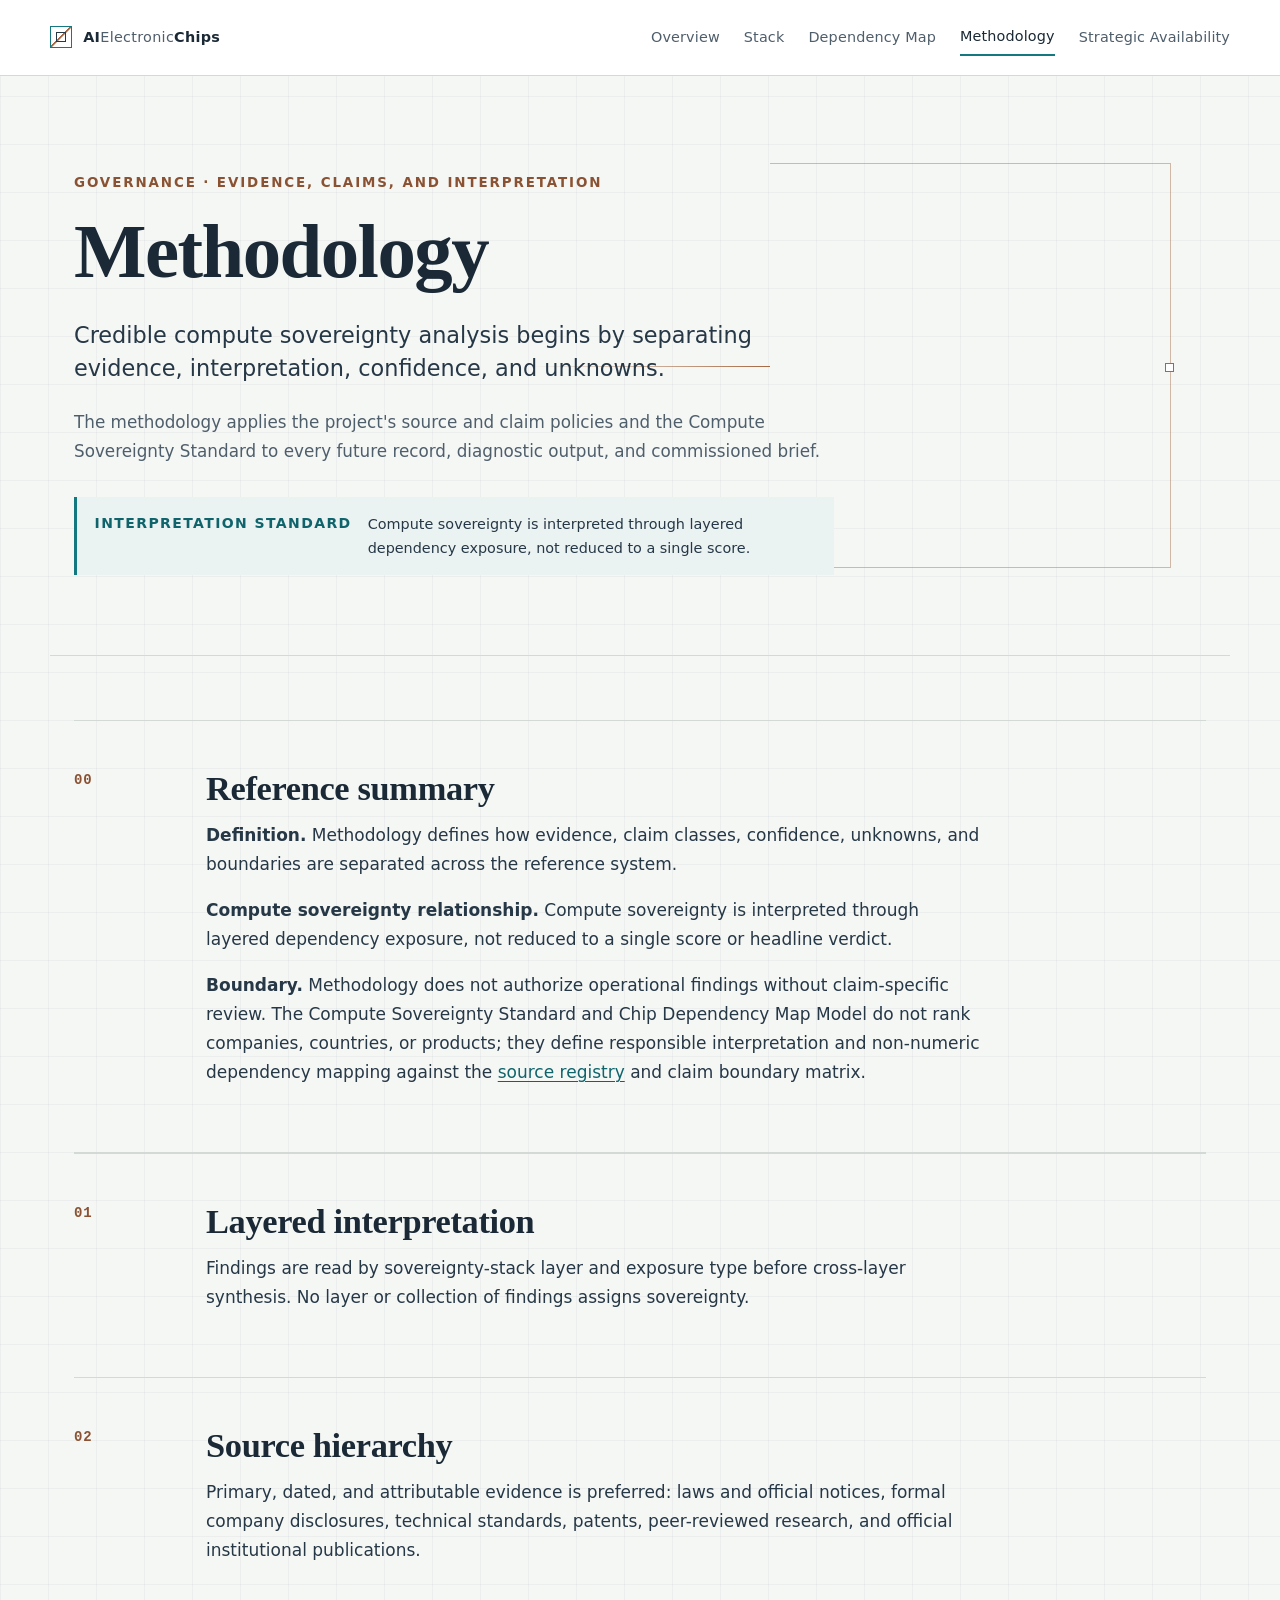
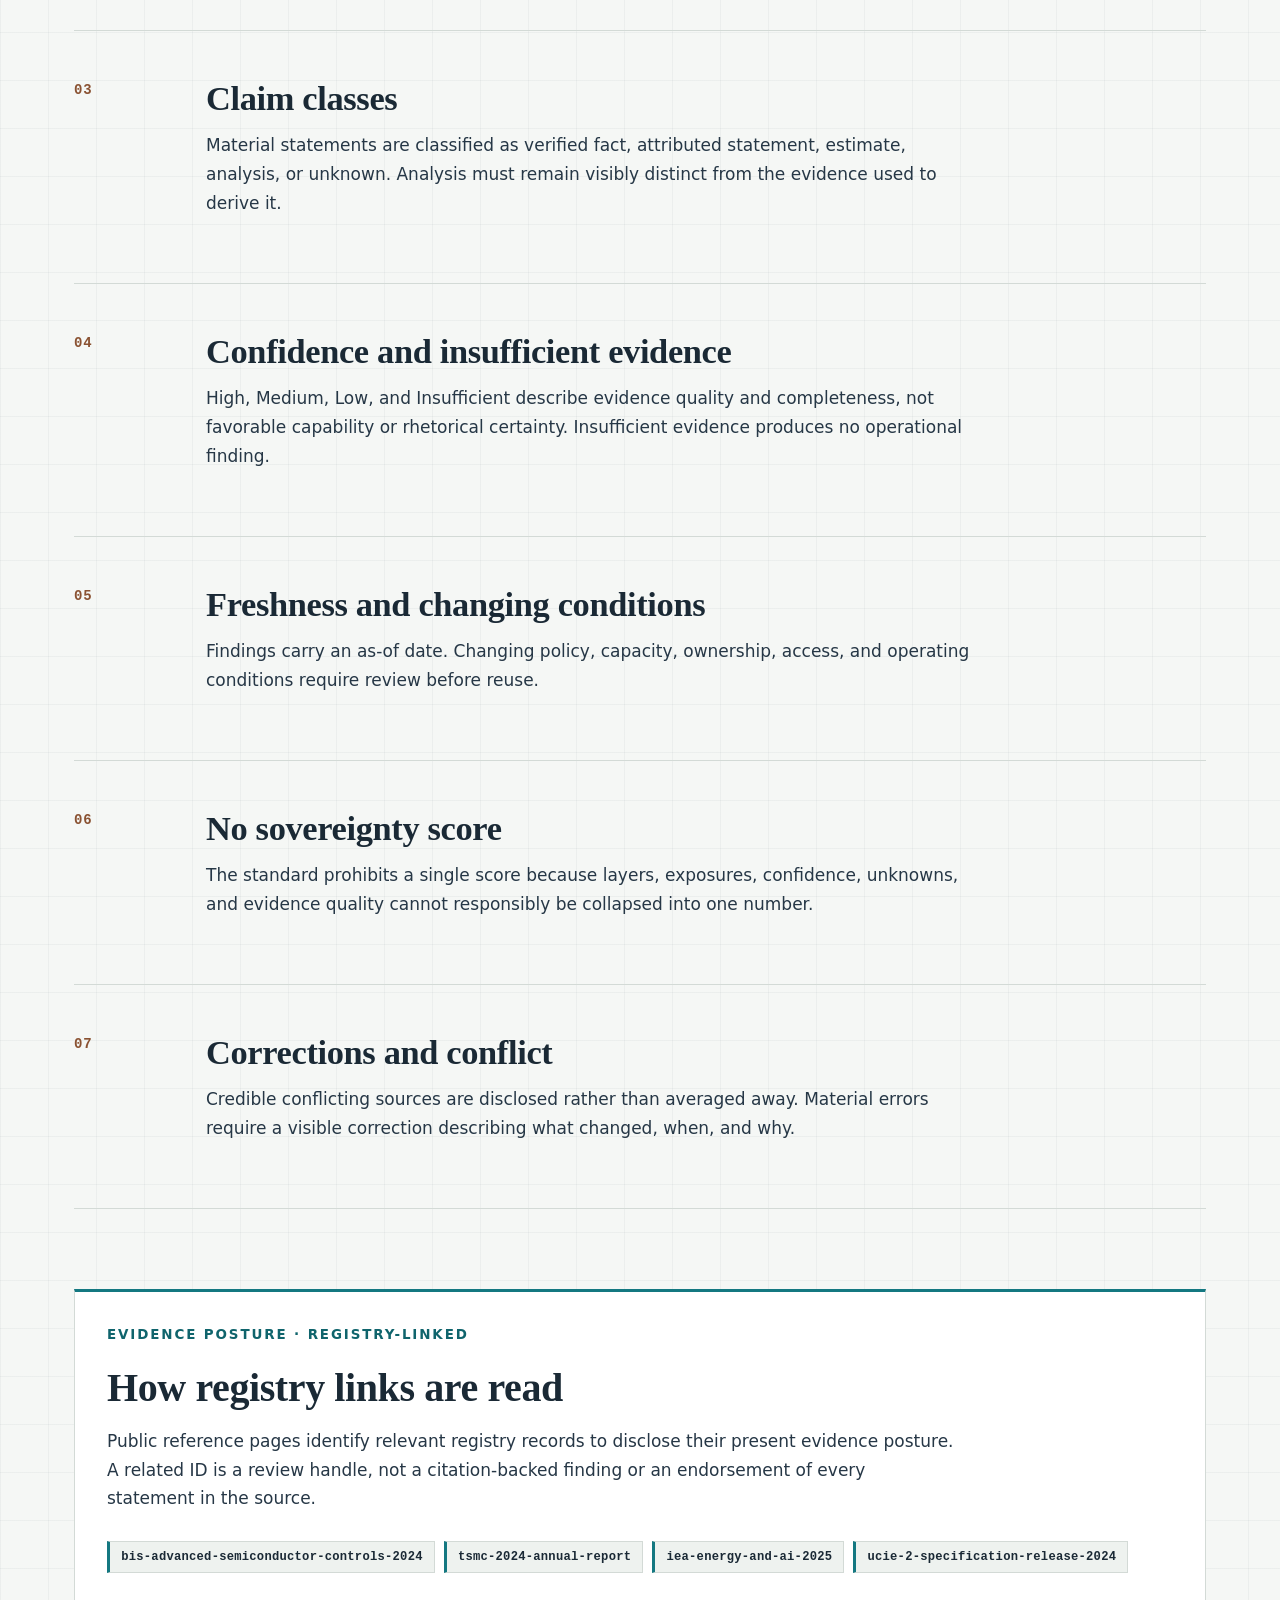
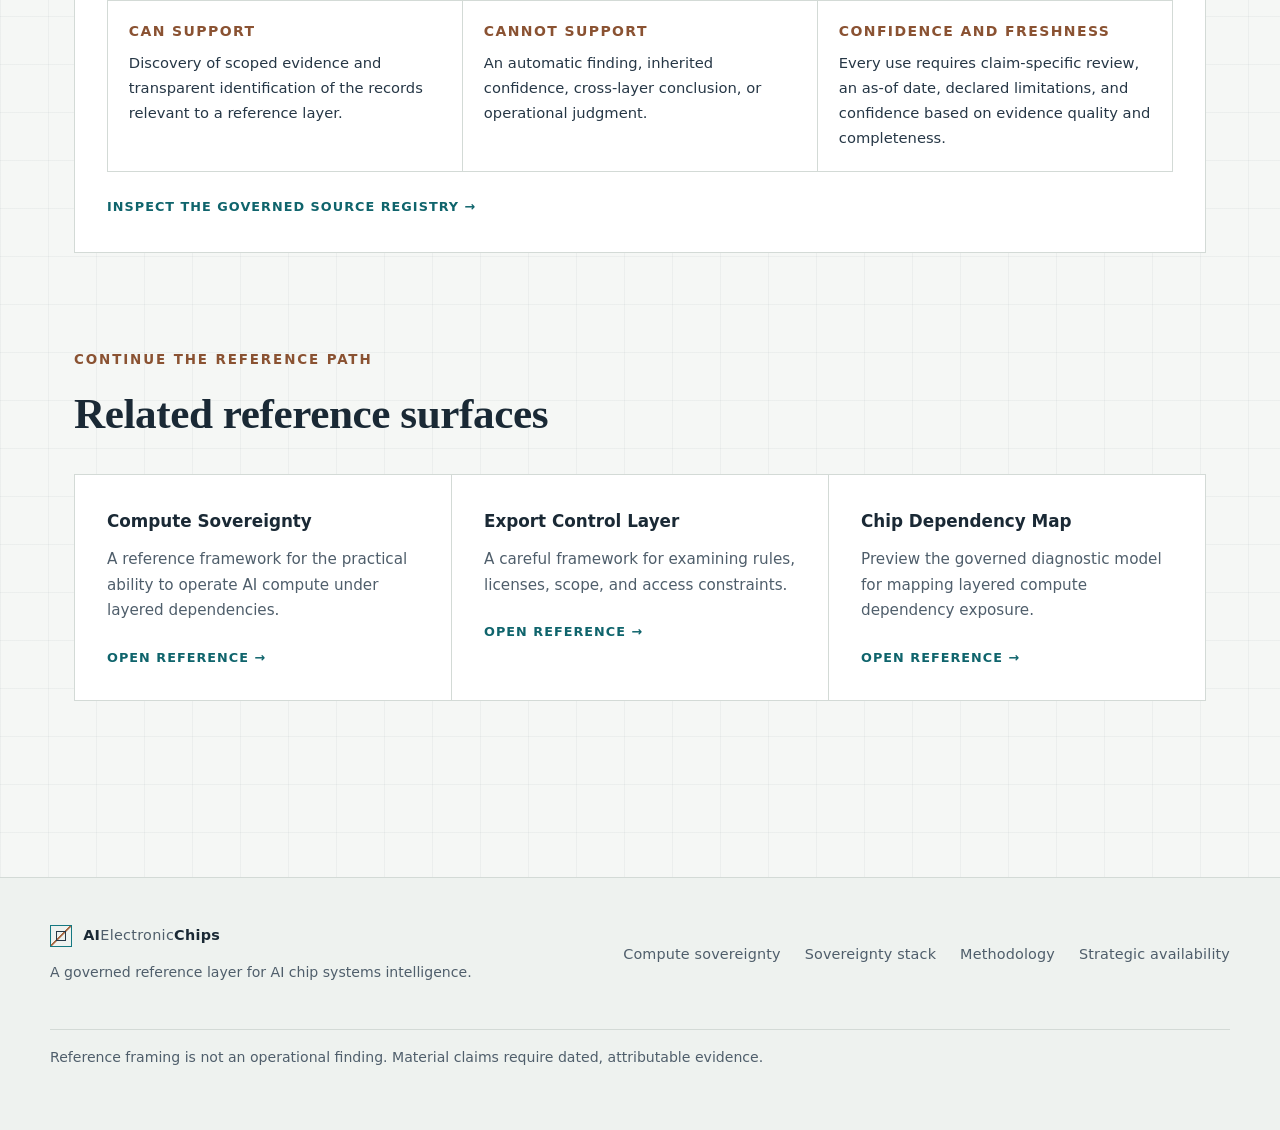
<file: methodology/index.html>
<!doctype html>
<html lang="en">
<head>
  <meta charset="utf-8">
  <meta name="viewport" content="width=device-width, initial-scale=1">
  <title>Methodology | AIElectronicChips.com</title>
  <meta name="description" content="How AIElectronicChips.com separates evidence, analysis, confidence, and unknowns.">
  <meta name="robots" content="index, follow">
  <link rel="canonical" href="https://aielectronicchips.com/methodology/">
  <meta property="og:type" content="website">
  <meta property="og:site_name" content="AIElectronicChips.com">
  <meta property="og:title" content="Methodology">
  <meta property="og:description" content="How AIElectronicChips.com separates evidence, analysis, confidence, and unknowns.">
  <meta property="og:url" content="https://aielectronicchips.com/methodology/">
  <meta property="og:image" content="https://aielectronicchips.com/assets/og/methodology.png">
  <meta property="og:image:width" content="1200">
  <meta property="og:image:height" content="630">
  <meta property="og:image:alt" content="AIElectronicChips.com — governed reference layer">
  <meta name="twitter:card" content="summary_large_image">
  <link rel="stylesheet" href="/assets/css/main.css">
  <link rel="stylesheet" href="/assets/css/evidence.css">
  <script type="application/ld+json">
{
  "@context": "https://schema.org",
  "@graph": [
    {
      "@type": "WebPage",
      "@id": "https://aielectronicchips.com/methodology/#webpage",
      "url": "https://aielectronicchips.com/methodology/",
      "name": "Methodology",
      "description": "How evidence, analysis, confidence, and unknowns remain distinct under the Compute Sovereignty Standard.",
      "isPartOf": {
        "@id": "https://aielectronicchips.com/#website"
      },
      "inLanguage": "en",
      "mainEntity": {
        "@id": "https://aielectronicchips.com/methodology/#standard"
      },
      "breadcrumb": {
        "@type": "BreadcrumbList",
        "itemListElement": [
          {
            "@type": "ListItem",
            "position": 1,
            "name": "AIElectronicChips.com",
            "item": "https://aielectronicchips.com/"
          },
          {
            "@type": "ListItem",
            "position": 2,
            "name": "Methodology",
            "item": "https://aielectronicchips.com/methodology/"
          }
        ]
      }
    },
    {
      "@type": "CreativeWork",
      "@id": "https://aielectronicchips.com/methodology/#standard",
      "name": "Compute Sovereignty Standard",
      "version": "1.0.0",
      "url": "https://aielectronicchips.com/methodology/",
      "creator": {
        "@id": "https://aielectronicchips.com/#organization"
      },
      "description": "The responsible interpretation standard for the eight-layer Compute Sovereignty Ontology: four non-numeric evidence posture levels, scope and as-of discipline, and explicit unknowns. It does not assign sovereignty to any entity."
    }
  ]
}
  </script>
</head>
<body>
  <a class="skip-link" href="#main">Skip to main content</a>
  <header class="site-header">
    <a class="brand" href="/" aria-label="AIElectronicChips.com home"><span class="brand-mark" aria-hidden="true"></span><span>AI<span>Electronic</span>Chips</span></a>
    <nav class="primary-nav" aria-label="Primary navigation"><a href="/">Overview</a><a href="/sovereignty-stack/">Stack</a><a href="/chip-dependency-map/">Dependency Map</a><a href="/methodology/" aria-current="page">Methodology</a><a href="/strategic-availability/">Strategic Availability</a></nav>
  </header>
  <main id="main"><header class="page-hero"><div class="trace" aria-hidden="true"></div><p class="eyebrow">Governance · Evidence, claims, and interpretation</p><h1>Methodology</h1><p class="lead">Credible compute sovereignty analysis begins by separating evidence, interpretation, confidence, and unknowns.</p><p class="intro">The methodology applies the project's source and claim policies and the Compute Sovereignty Standard to every future record, diagnostic output, and commissioned brief.</p><div class="framing-note"><strong>Interpretation standard</strong><span>Compute sovereignty is interpreted through layered dependency exposure, not reduced to a single score.</span></div></header><div class="content-shell"><section class="reference-sections" aria-label="Reference authority summary"><article class="reference-block"><div class="block-index">00</div><div><h2>Reference summary</h2><p><strong>Definition.</strong> Methodology defines how evidence, claim classes, confidence, unknowns, and boundaries are separated across the reference system.</p><p><strong>Compute sovereignty relationship.</strong> Compute sovereignty is interpreted through layered dependency exposure, not reduced to a single score or headline verdict.</p><p><strong>Boundary.</strong> Methodology does not authorize operational findings without claim-specific review. The Compute Sovereignty Standard and Chip Dependency Map Model do not rank companies, countries, or products; they define responsible interpretation and non-numeric dependency mapping against the <a href="/sources/">source registry</a> and claim boundary matrix.</p></div></article></section><section class="reference-sections" aria-label="Methodology reference sections"><article class="reference-block"><div class="block-index">01</div><div><h2>Layered interpretation</h2><p>Findings are read by sovereignty-stack layer and exposure type before cross-layer synthesis. No layer or collection of findings assigns sovereignty.</p></div></article><article class="reference-block"><div class="block-index">02</div><div><h2>Source hierarchy</h2><p>Primary, dated, and attributable evidence is preferred: laws and official notices, formal company disclosures, technical standards, patents, peer-reviewed research, and official institutional publications.</p></div></article><article class="reference-block"><div class="block-index">03</div><div><h2>Claim classes</h2><p>Material statements are classified as verified fact, attributed statement, estimate, analysis, or unknown. Analysis must remain visibly distinct from the evidence used to derive it.</p></div></article><article class="reference-block"><div class="block-index">04</div><div><h2>Confidence and insufficient evidence</h2><p>High, Medium, Low, and Insufficient describe evidence quality and completeness, not favorable capability or rhetorical certainty. Insufficient evidence produces no operational finding.</p></div></article><article class="reference-block"><div class="block-index">05</div><div><h2>Freshness and changing conditions</h2><p>Findings carry an as-of date. Changing policy, capacity, ownership, access, and operating conditions require review before reuse.</p></div></article><article class="reference-block"><div class="block-index">06</div><div><h2>No sovereignty score</h2><p>The standard prohibits a single score because layers, exposures, confidence, unknowns, and evidence quality cannot responsibly be collapsed into one number.</p></div></article><article class="reference-block"><div class="block-index">07</div><div><h2>Corrections and conflict</h2><p>Credible conflicting sources are disclosed rather than averaged away. Material errors require a visible correction describing what changed, when, and why.</p></div></article></section><section class="evidence-posture" aria-labelledby="evidence-title"><div class="section-label blue">Evidence posture · Registry-linked</div><h2 id="evidence-title">How registry links are read</h2><p class="evidence-intro">Public reference pages identify relevant registry records to disclose their present evidence posture. A related ID is a review handle, not a citation-backed finding or an endorsement of every statement in the source.</p><ul class="source-id-list" aria-label="Illustrative source registry IDs"><li>bis-advanced-semiconductor-controls-2024</li><li>tsmc-2024-annual-report</li><li>iea-energy-and-ai-2025</li><li>ucie-2-specification-release-2024</li></ul><div class="posture-grid"><article><h3>Can support</h3><p>Discovery of scoped evidence and transparent identification of the records relevant to a reference layer.</p></article><article><h3>Cannot support</h3><p>An automatic finding, inherited confidence, cross-layer conclusion, or operational judgment.</p></article><article><h3>Confidence and freshness</h3><p>Every use requires claim-specific review, an as-of date, declared limitations, and confidence based on evidence quality and completeness.</p></article></div><a class="evidence-link" href="/sources/">Inspect the governed source registry →</a></section><section class="related" aria-labelledby="related-title"><div class="section-label">Continue the reference path</div><h2 id="related-title">Related reference surfaces</h2><div class="related-grid"><a class="related-card" href="/compute-sovereignty/"><strong>Compute Sovereignty</strong><span>A reference framework for the practical ability to operate AI compute under layered dependencies.</span><span class="text-link">Open reference →</span></a><a class="related-card" href="/export-control-layer/"><strong>Export Control Layer</strong><span>A careful framework for examining rules, licenses, scope, and access constraints.</span><span class="text-link">Open reference →</span></a><a class="related-card" href="/chip-dependency-map/"><strong>Chip Dependency Map</strong><span>Preview the governed diagnostic model for mapping layered compute dependency exposure.</span><span class="text-link">Open reference →</span></a></div></section></div></main>
  <footer class="site-footer">
    <div><a class="brand footer-brand" href="/"><span class="brand-mark" aria-hidden="true"></span><span>AI<span>Electronic</span>Chips</span></a><p>A governed reference layer for AI chip systems intelligence.</p></div>
    <nav aria-label="Footer navigation"><a href="/compute-sovereignty/">Compute sovereignty</a><a href="/sovereignty-stack/">Sovereignty stack</a><a href="/methodology/">Methodology</a><a href="/strategic-availability/">Strategic availability</a></nav>
    <p class="footer-note">Reference framing is not an operational finding. Material claims require dated, attributable evidence.</p>
  </footer>
</body>
</html>
</file>
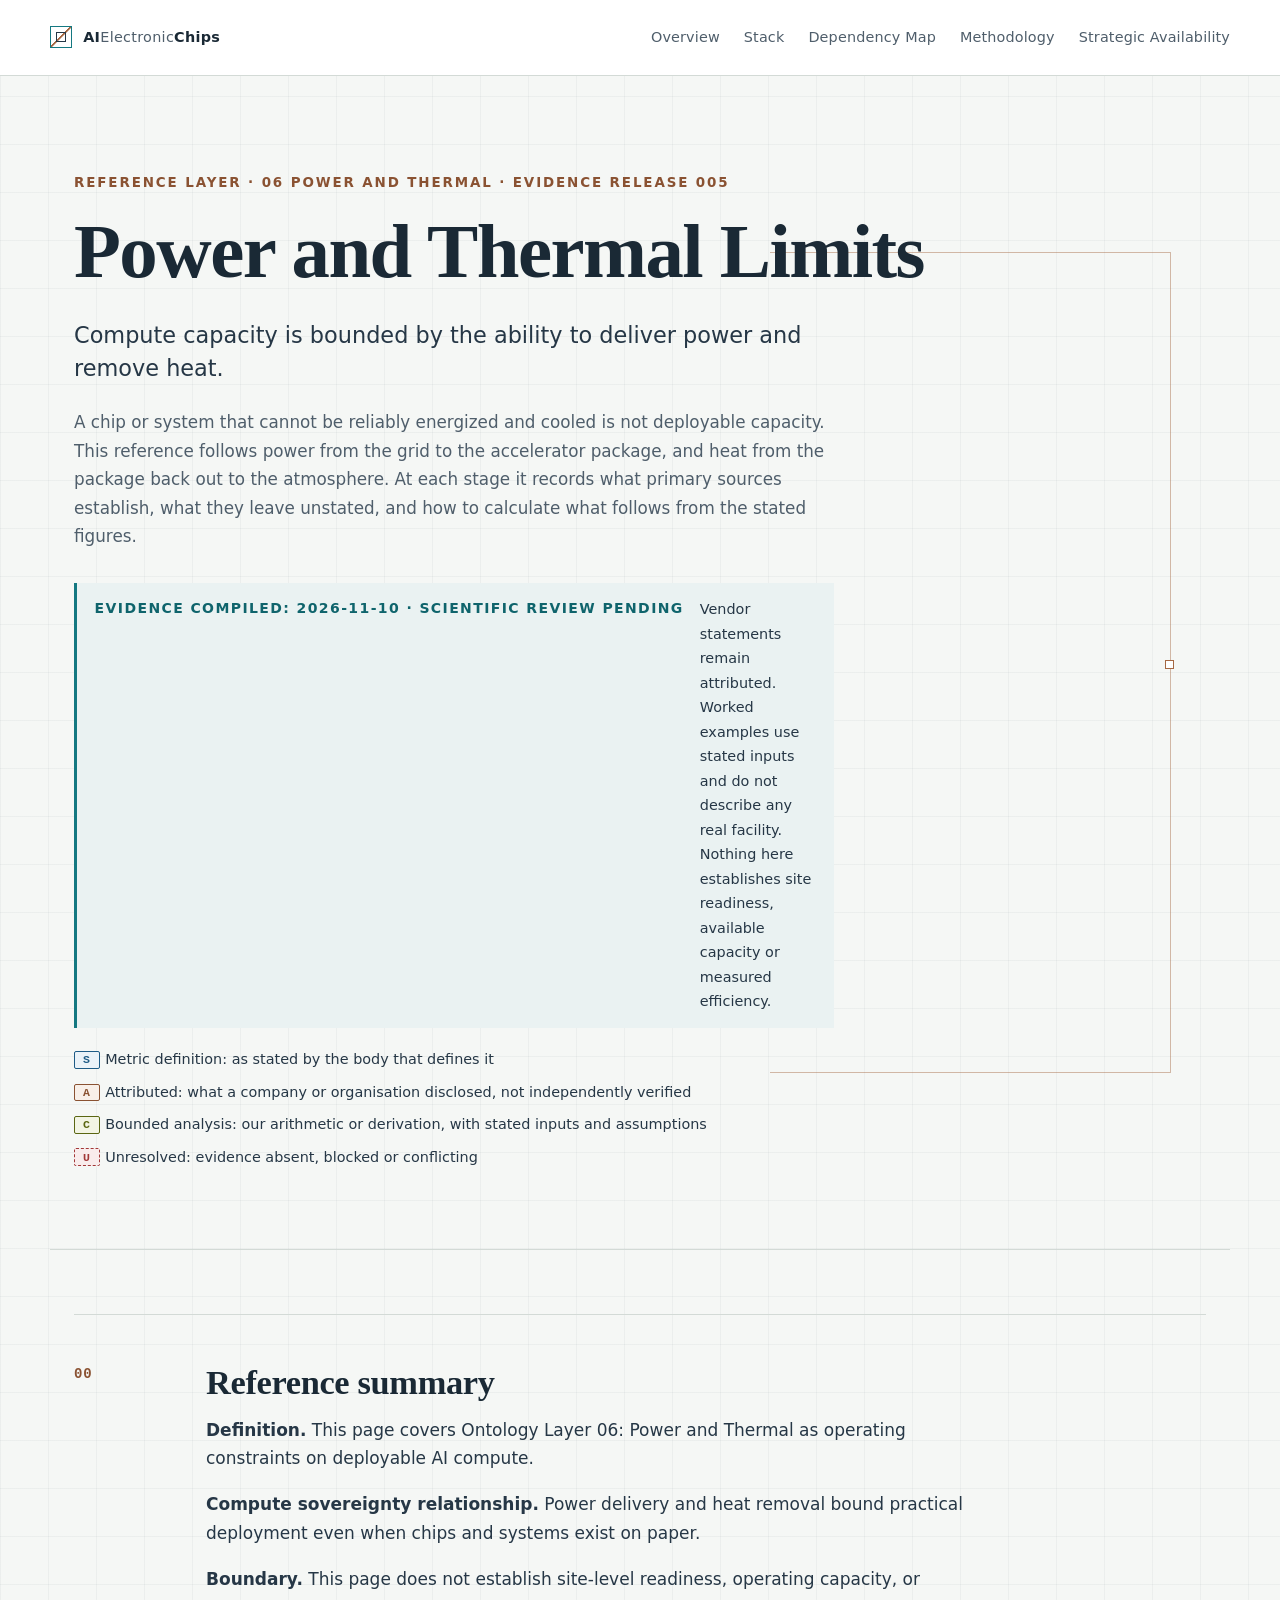
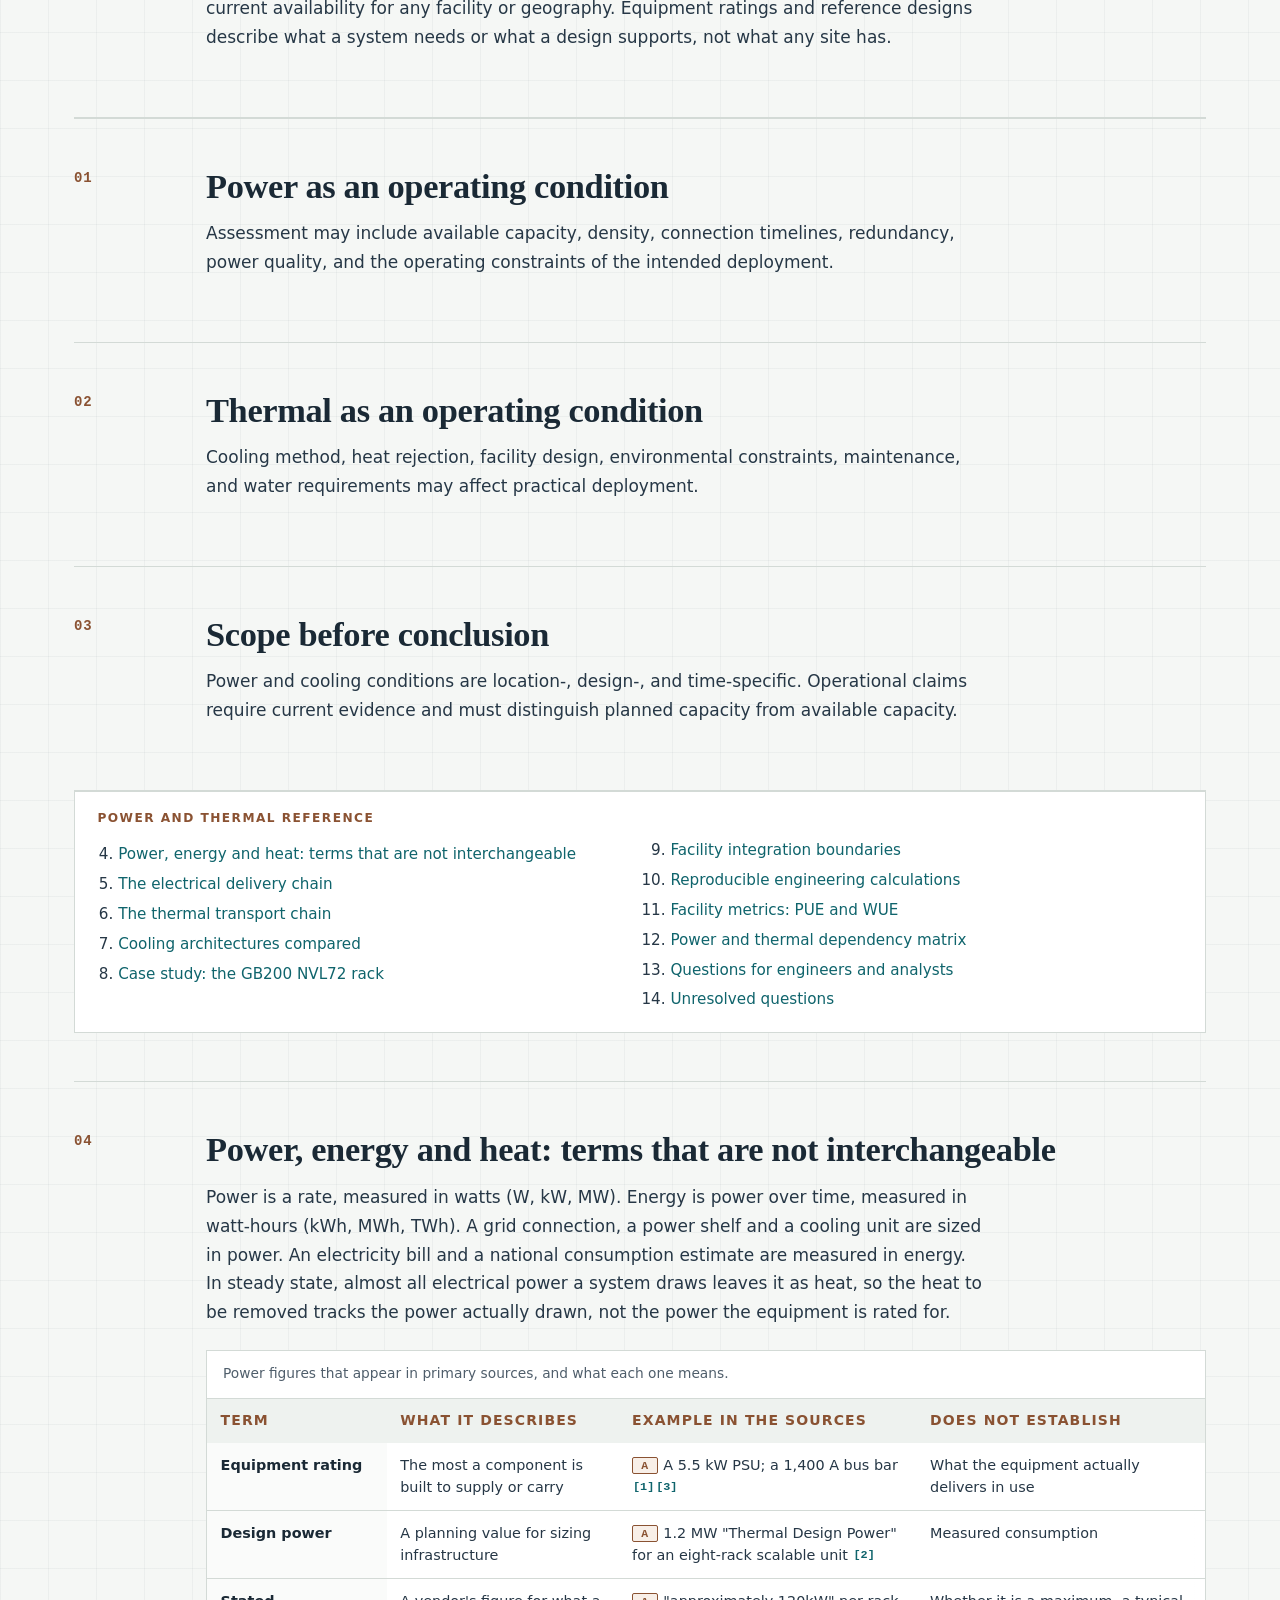
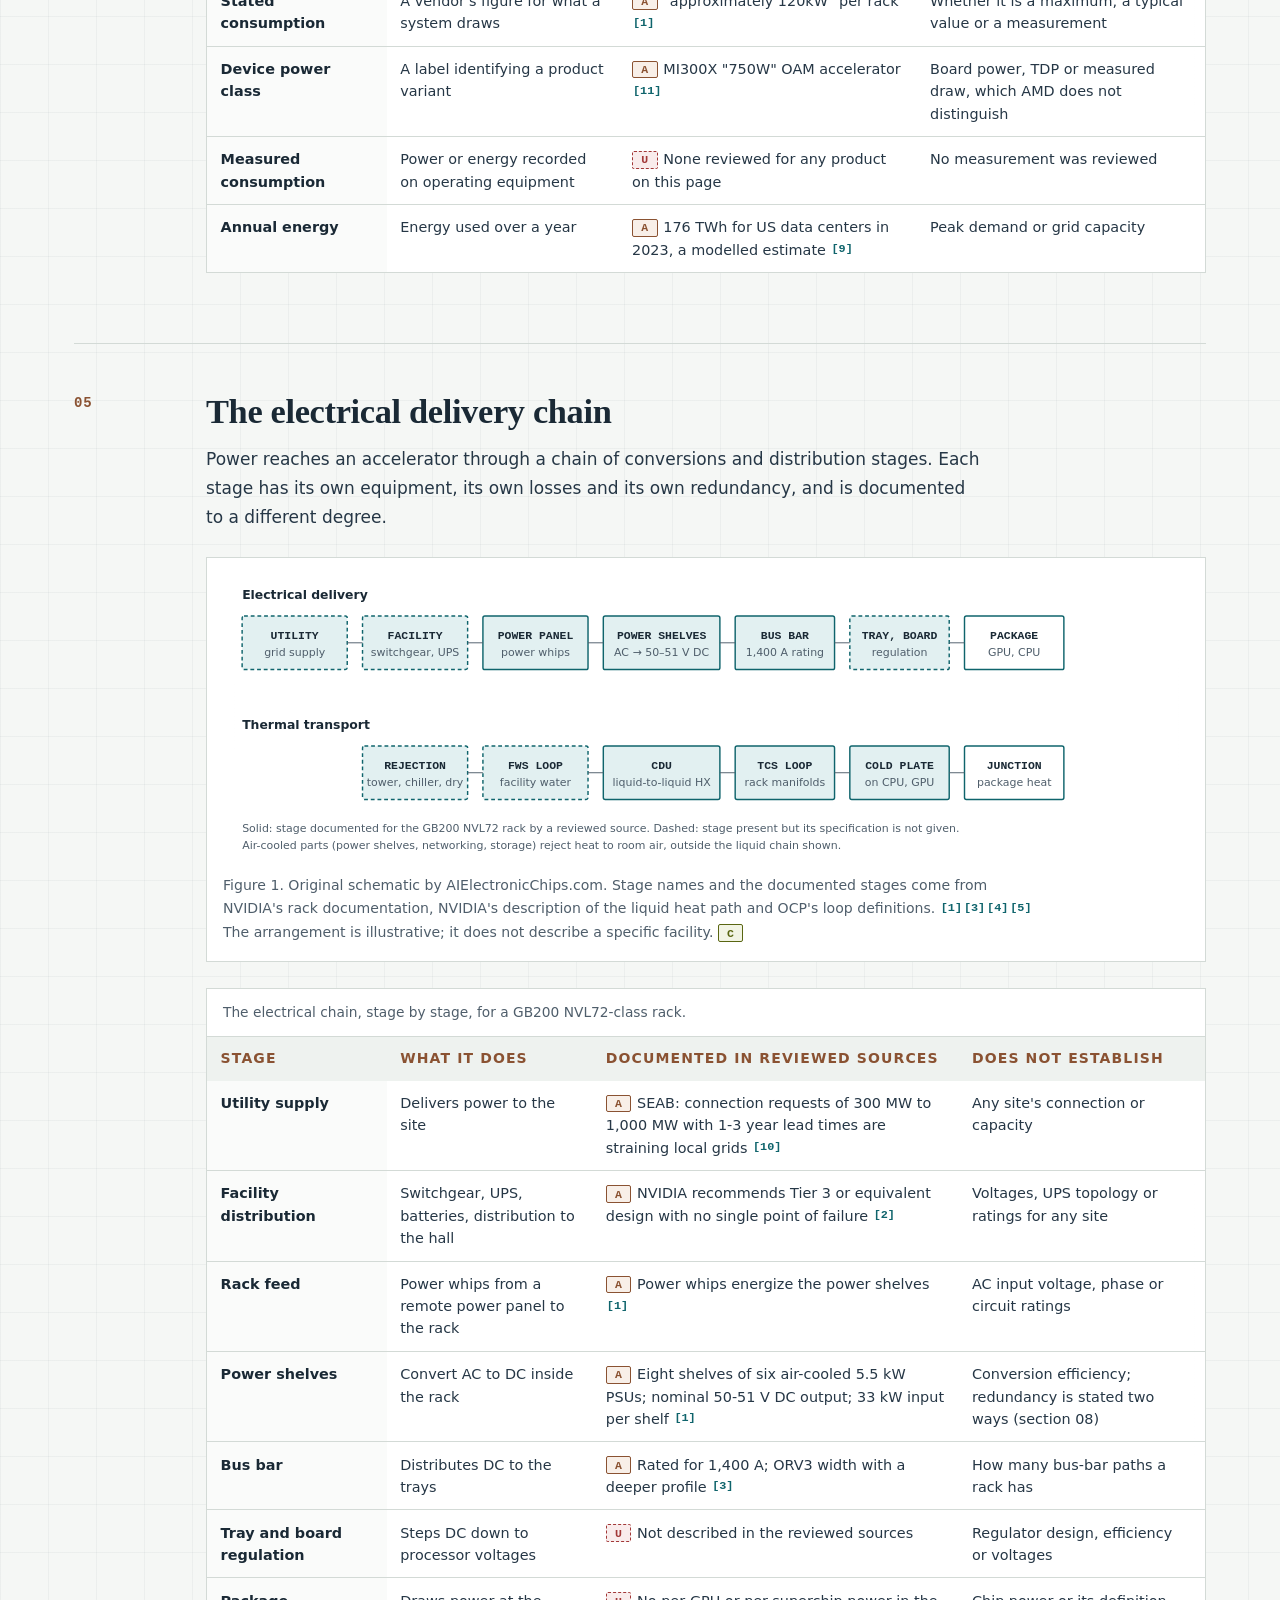
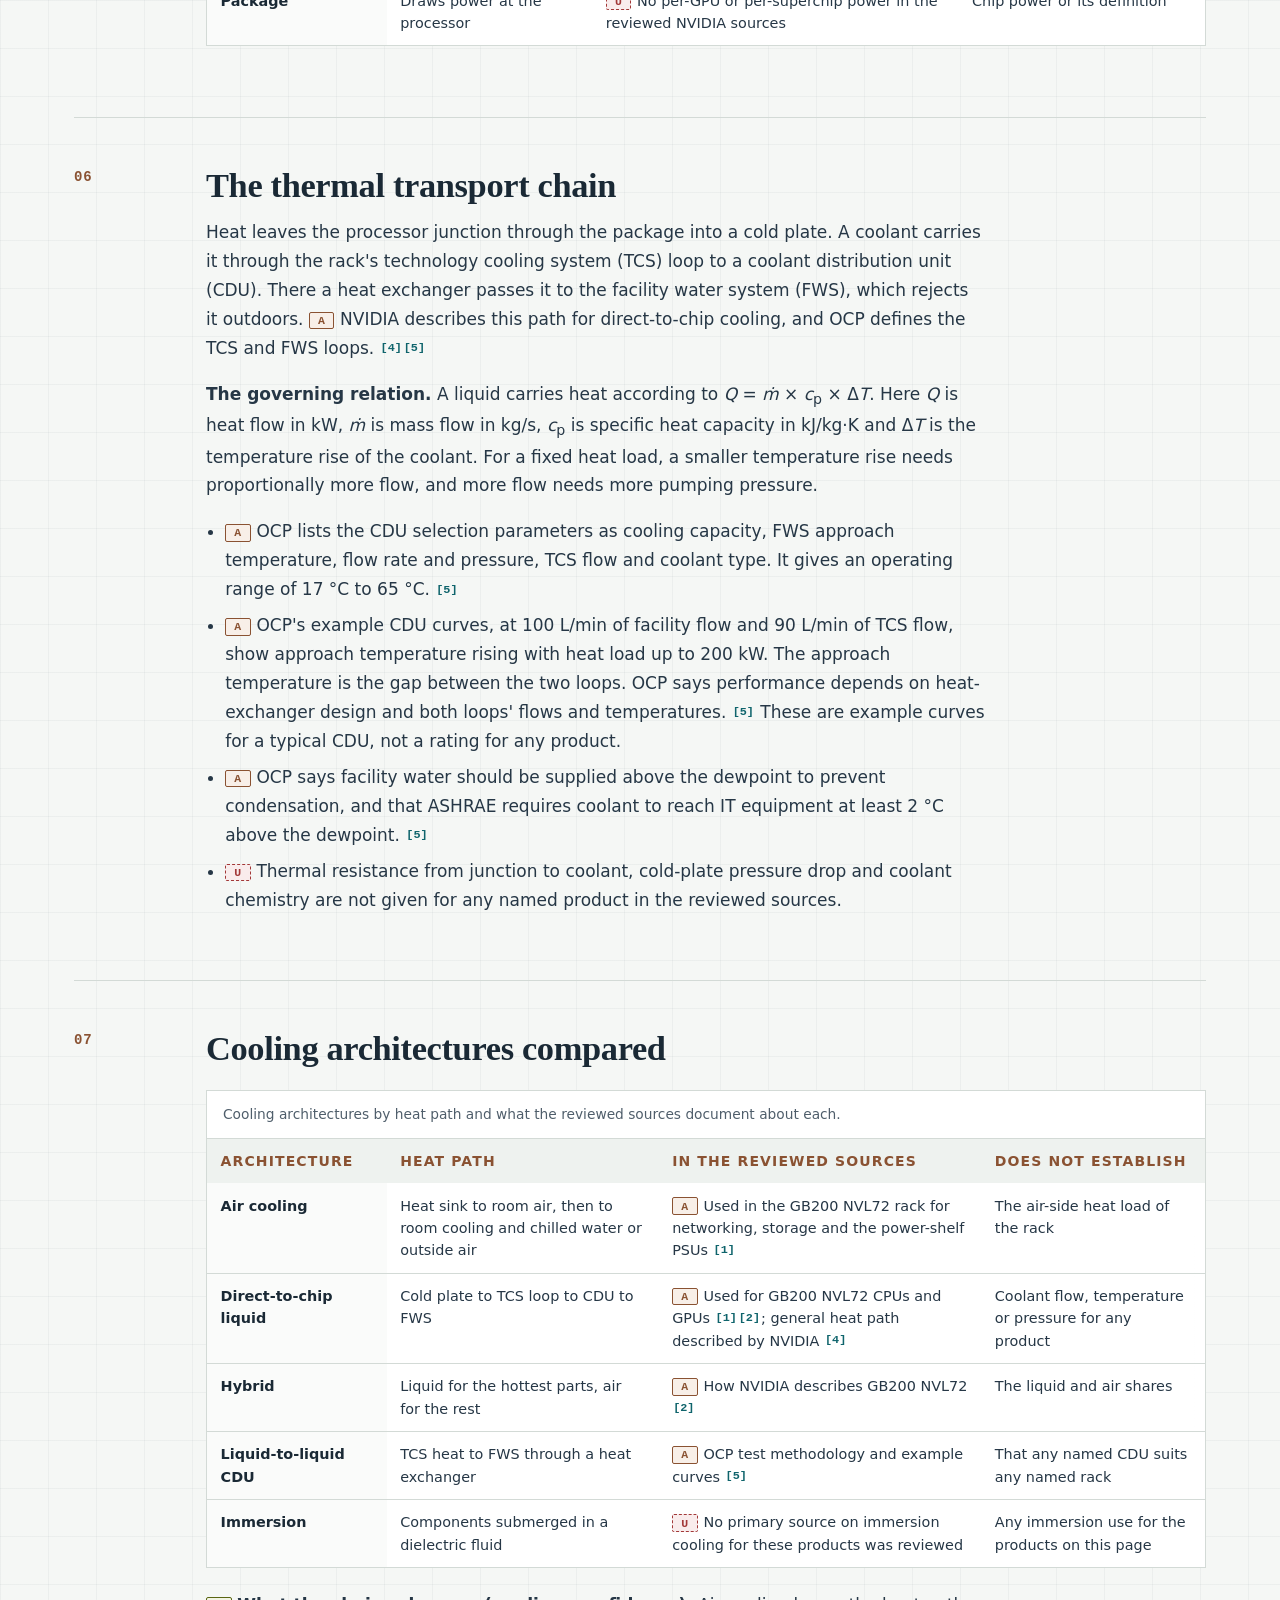
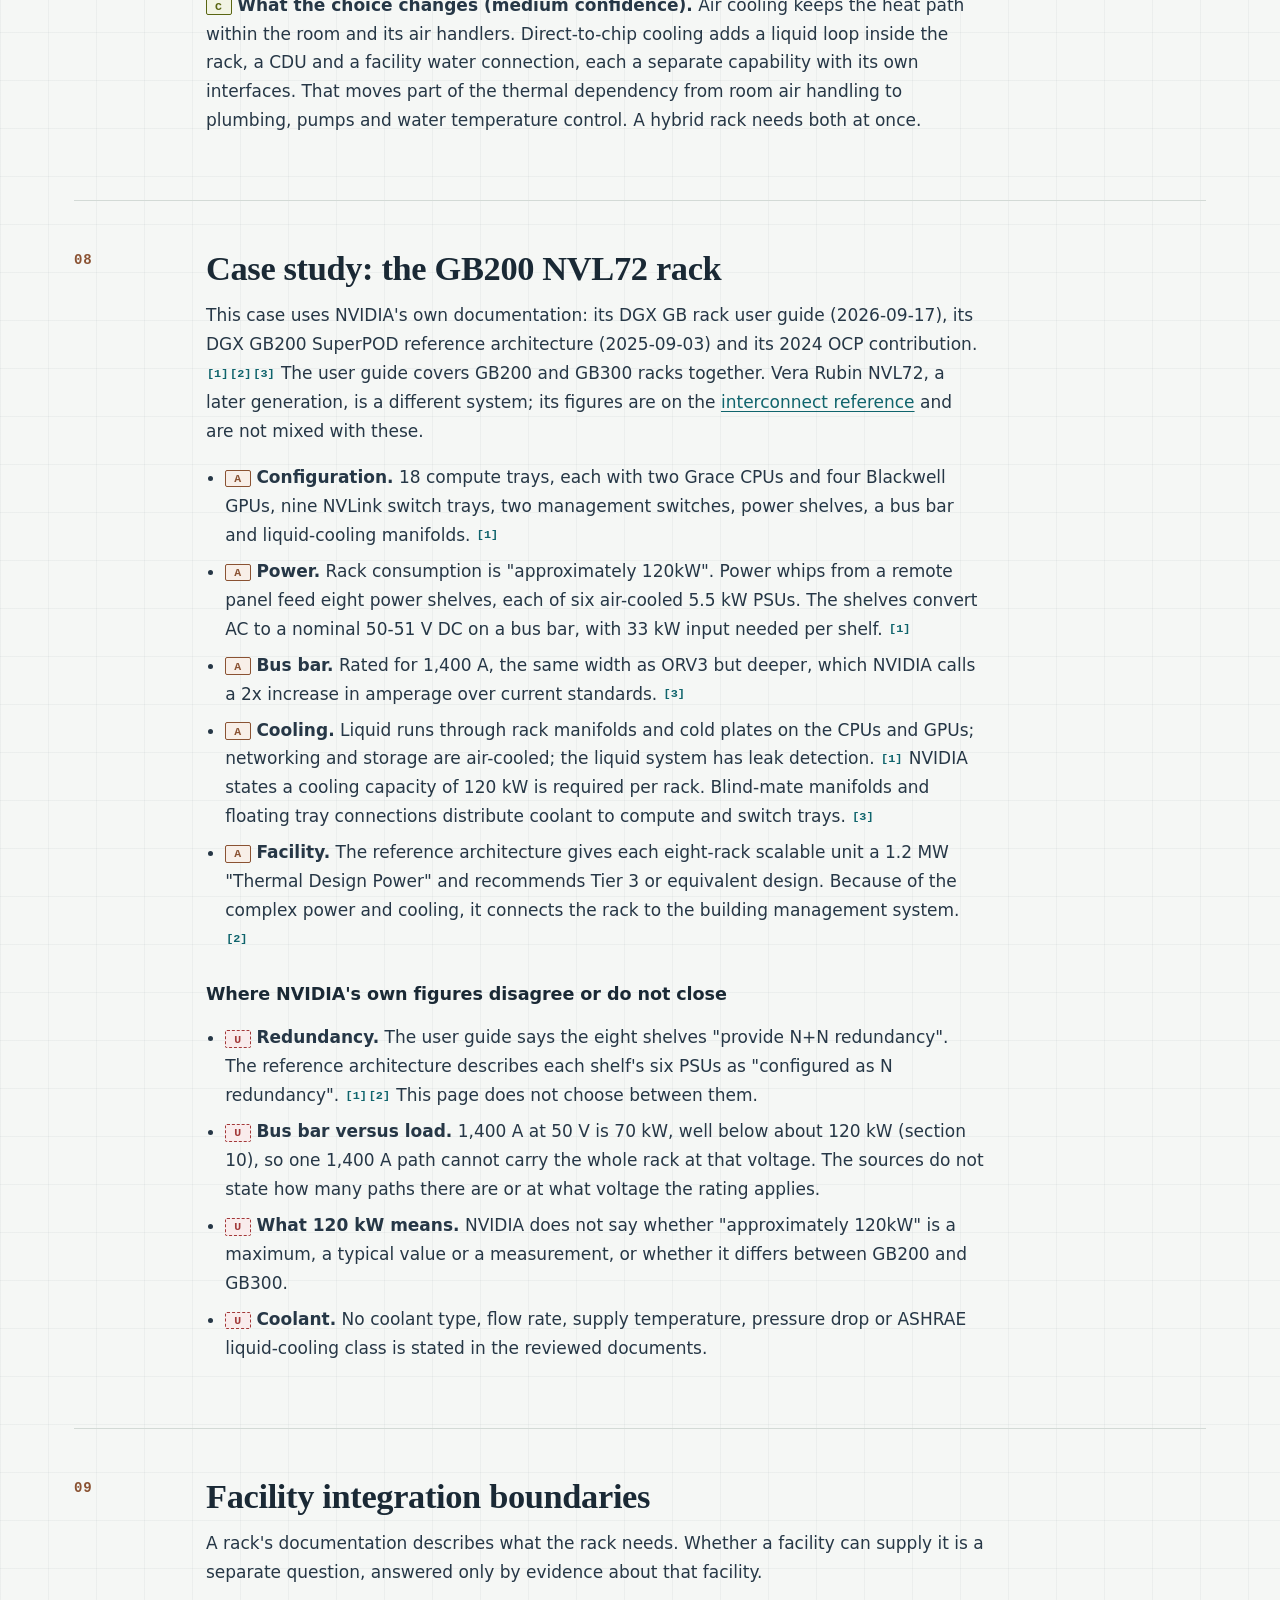
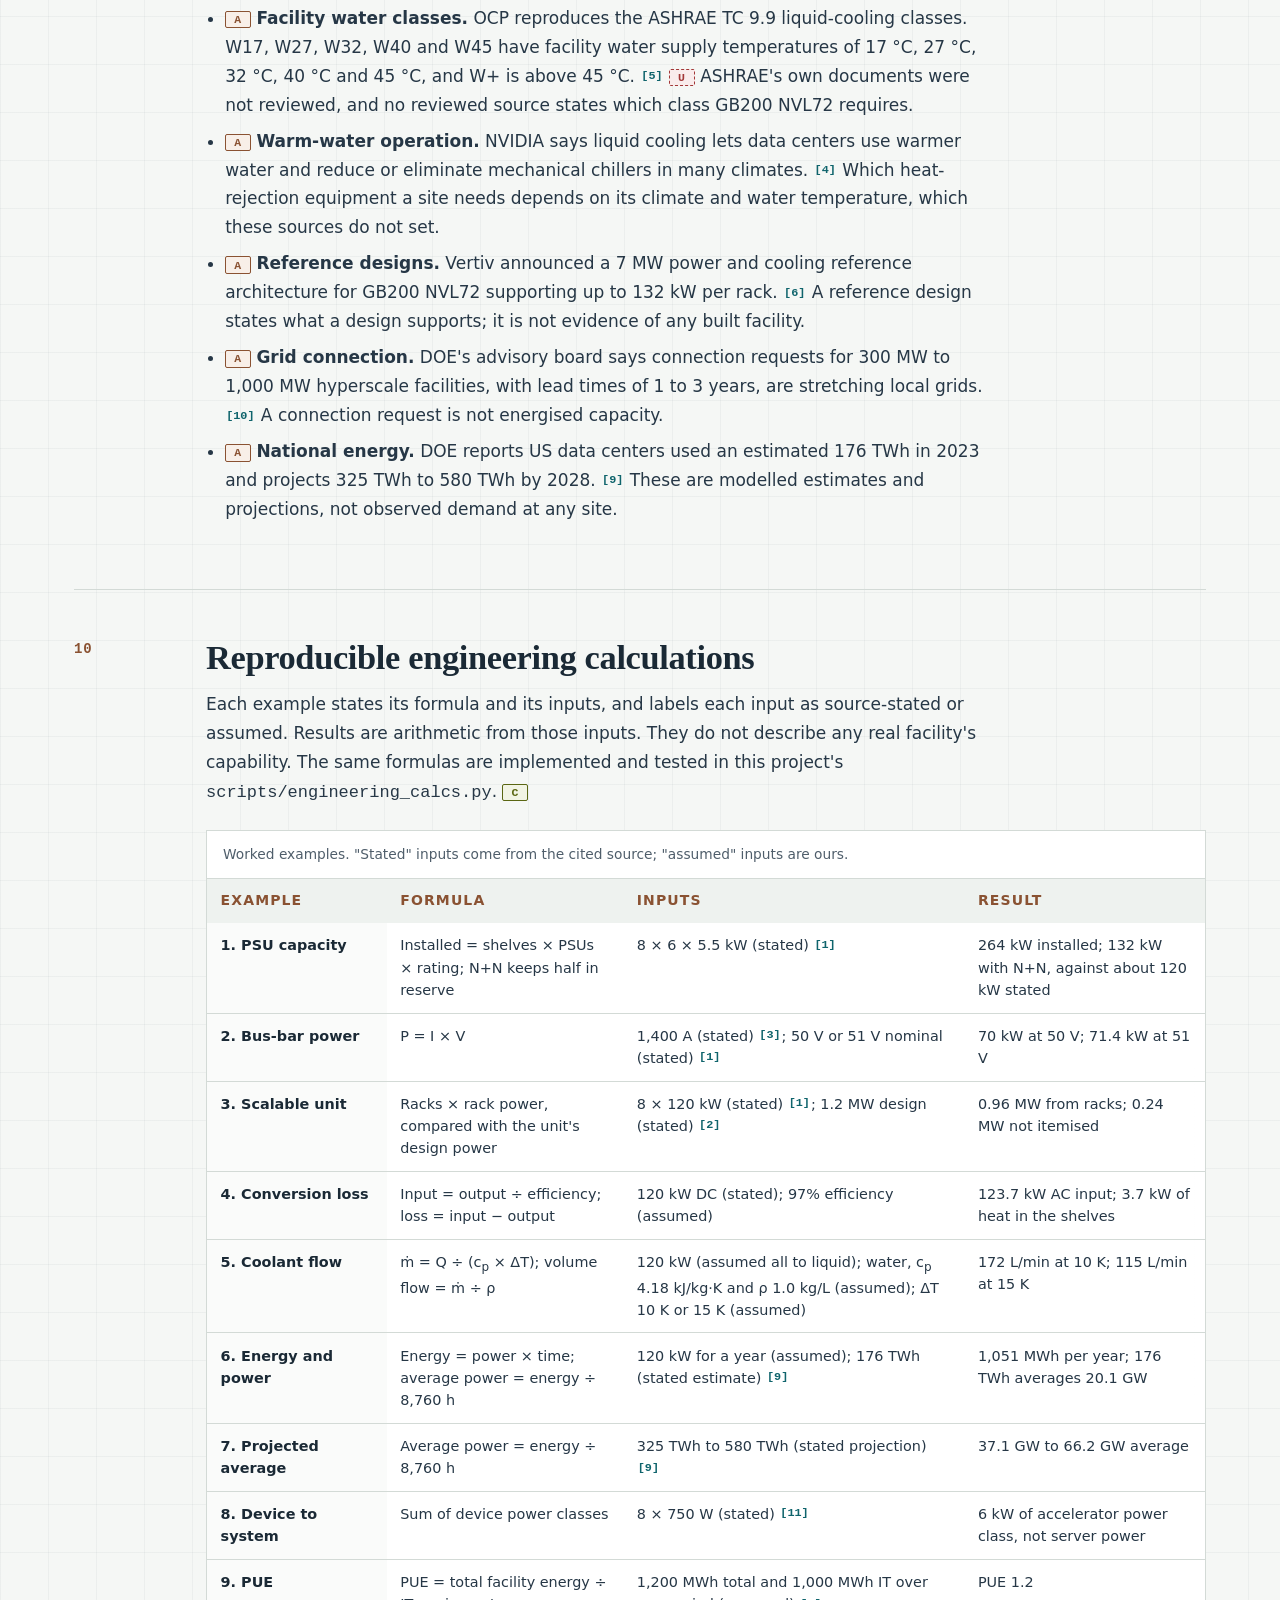
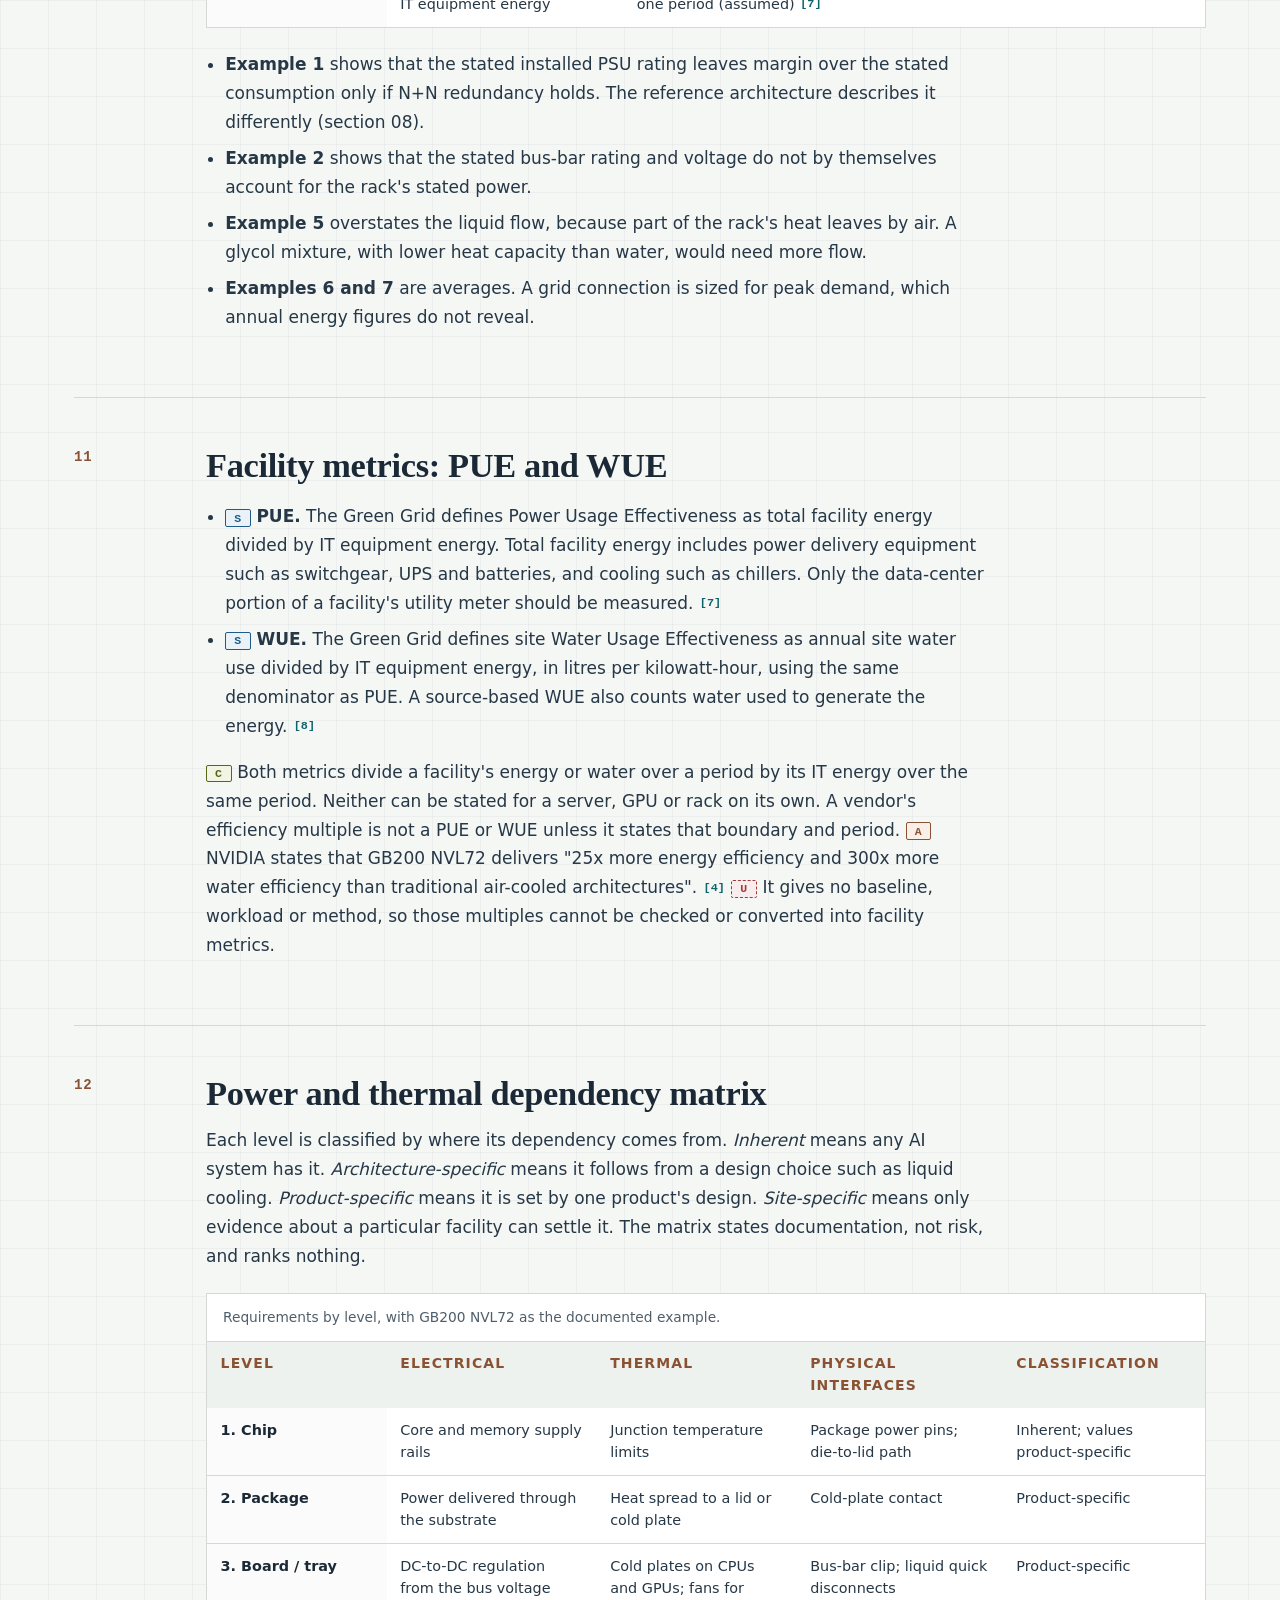
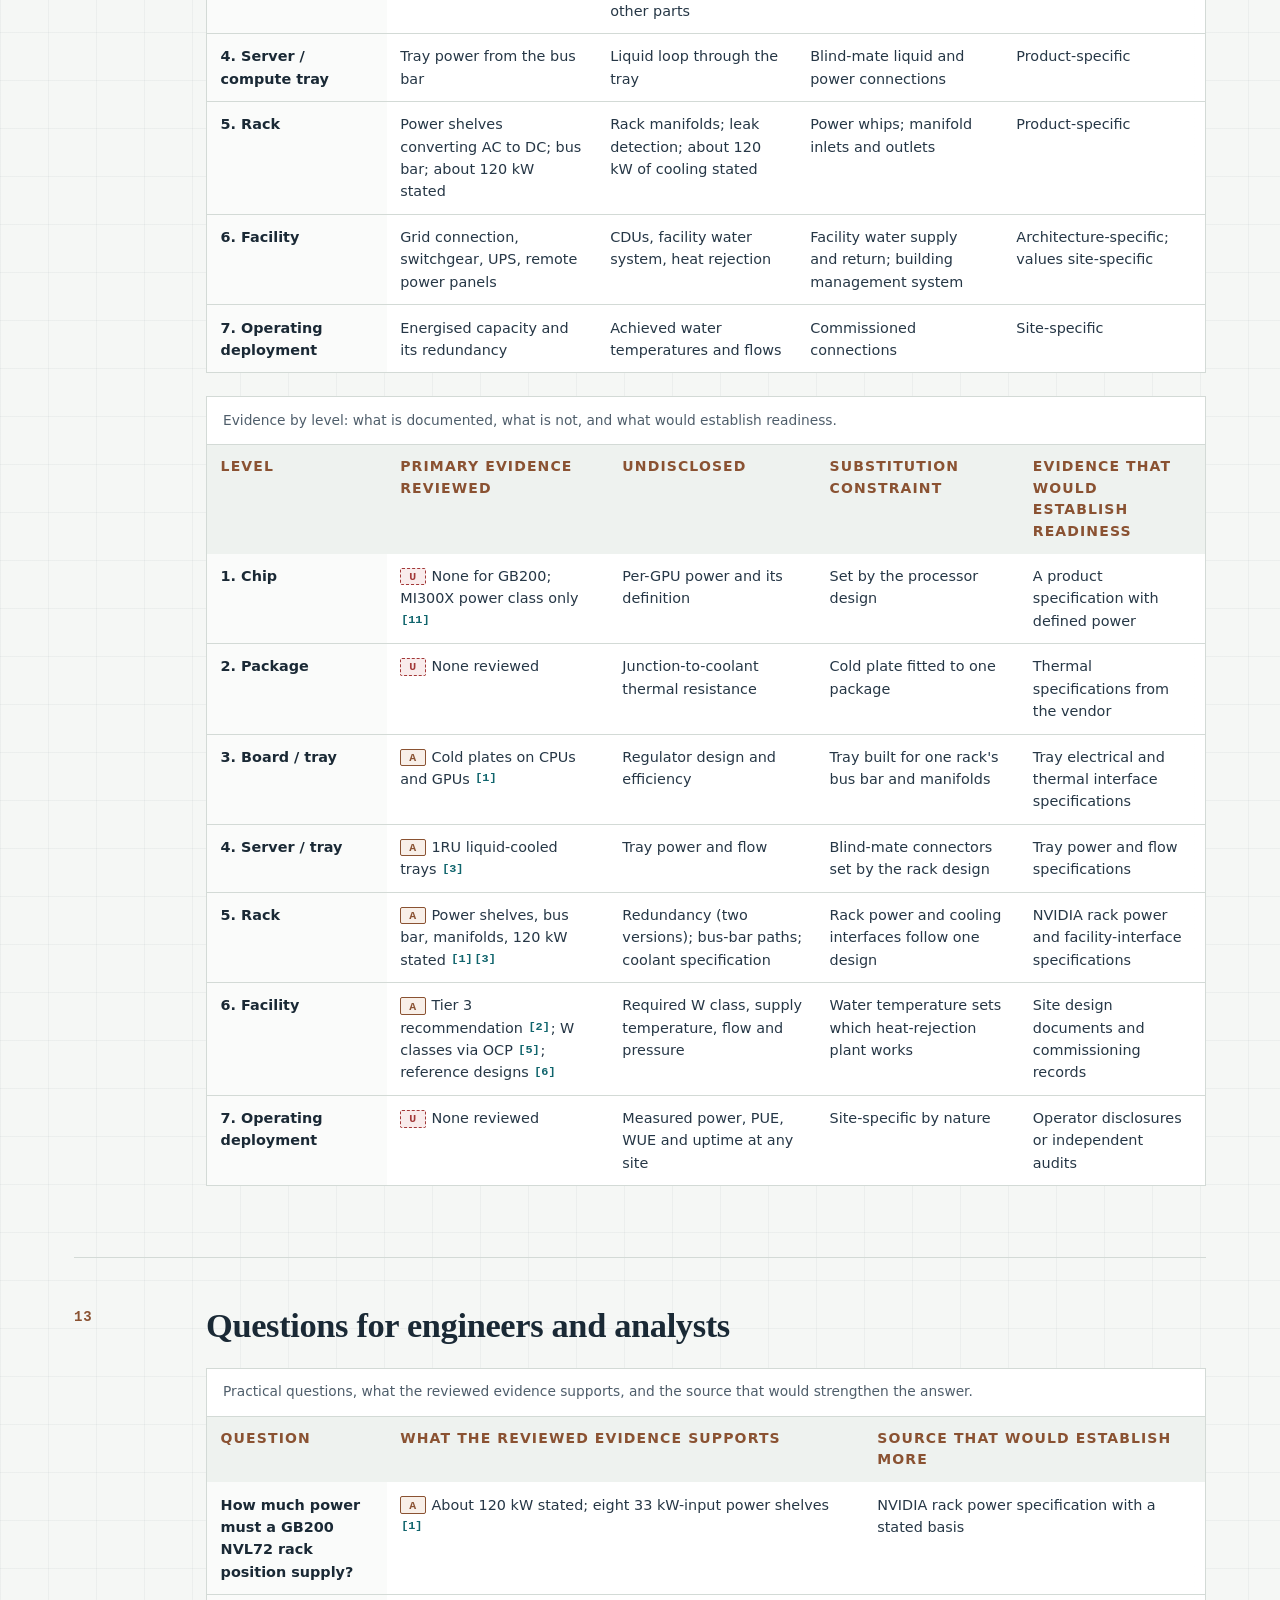
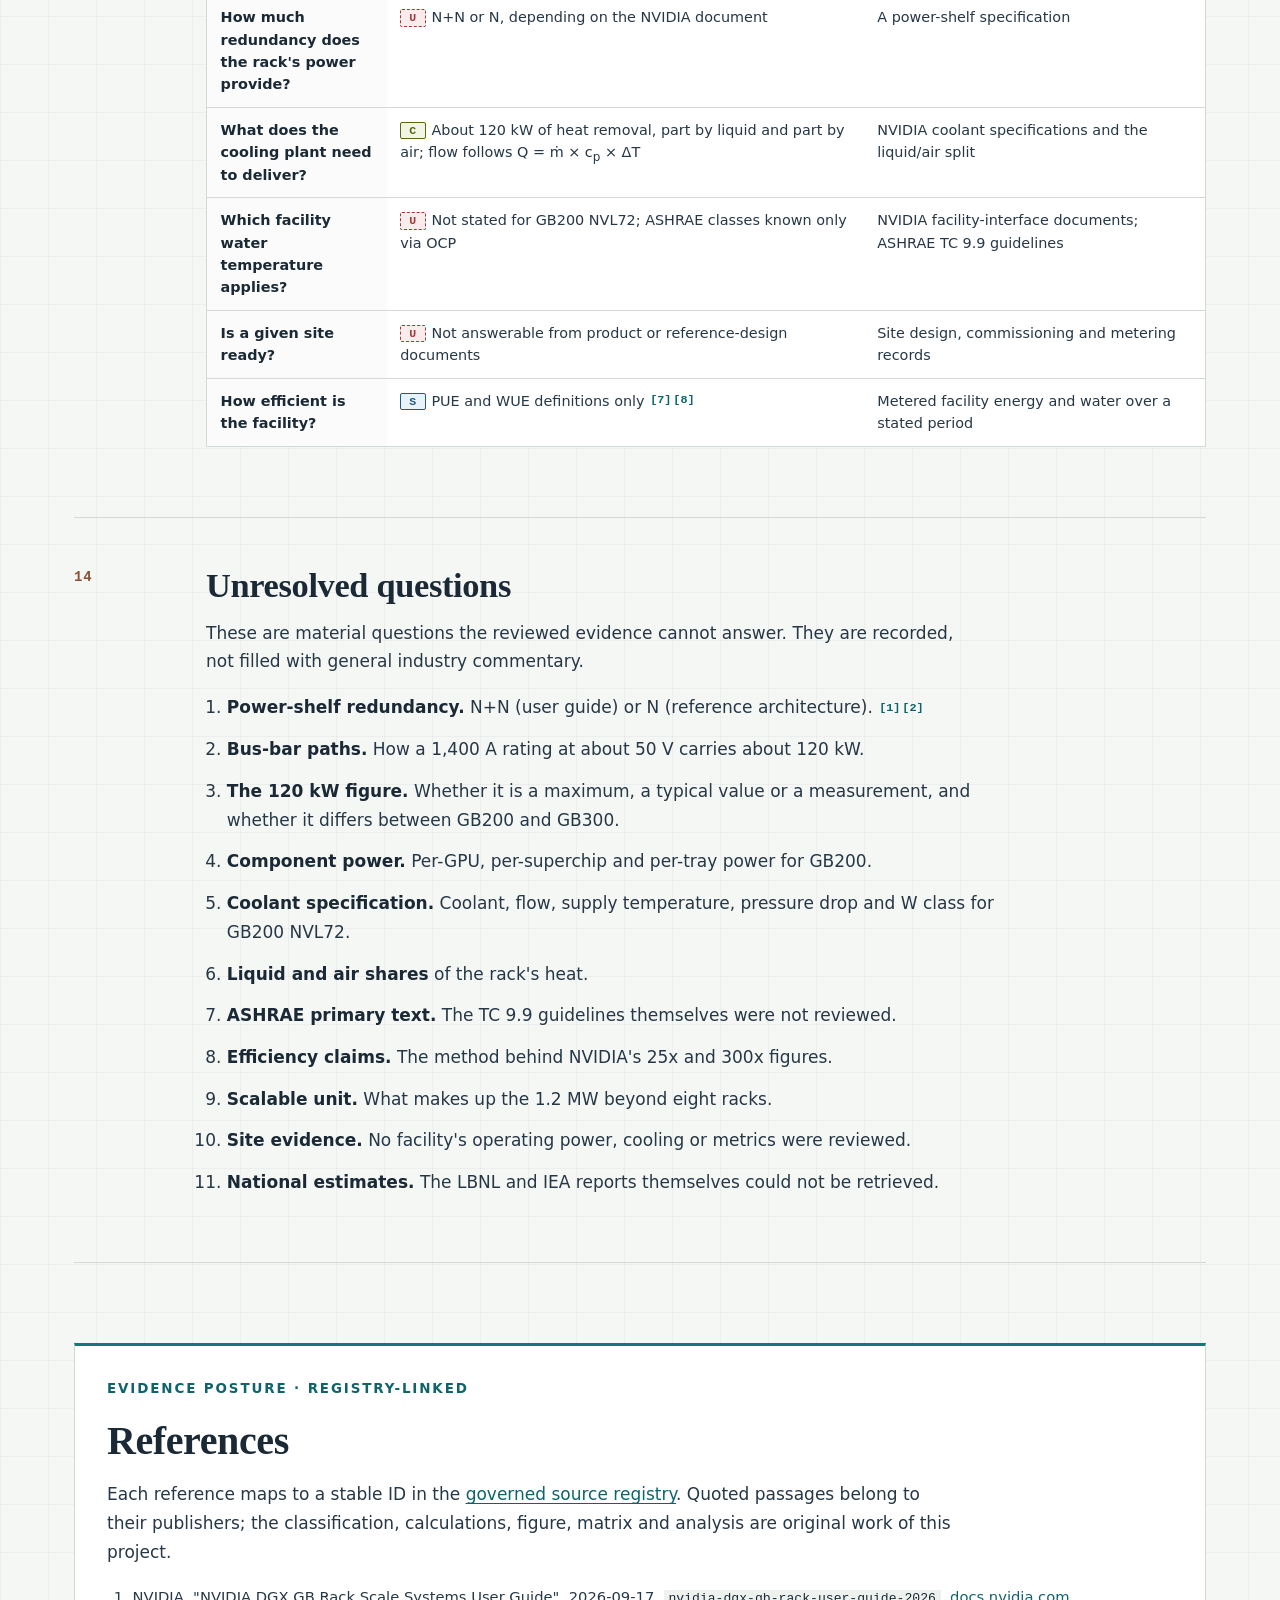
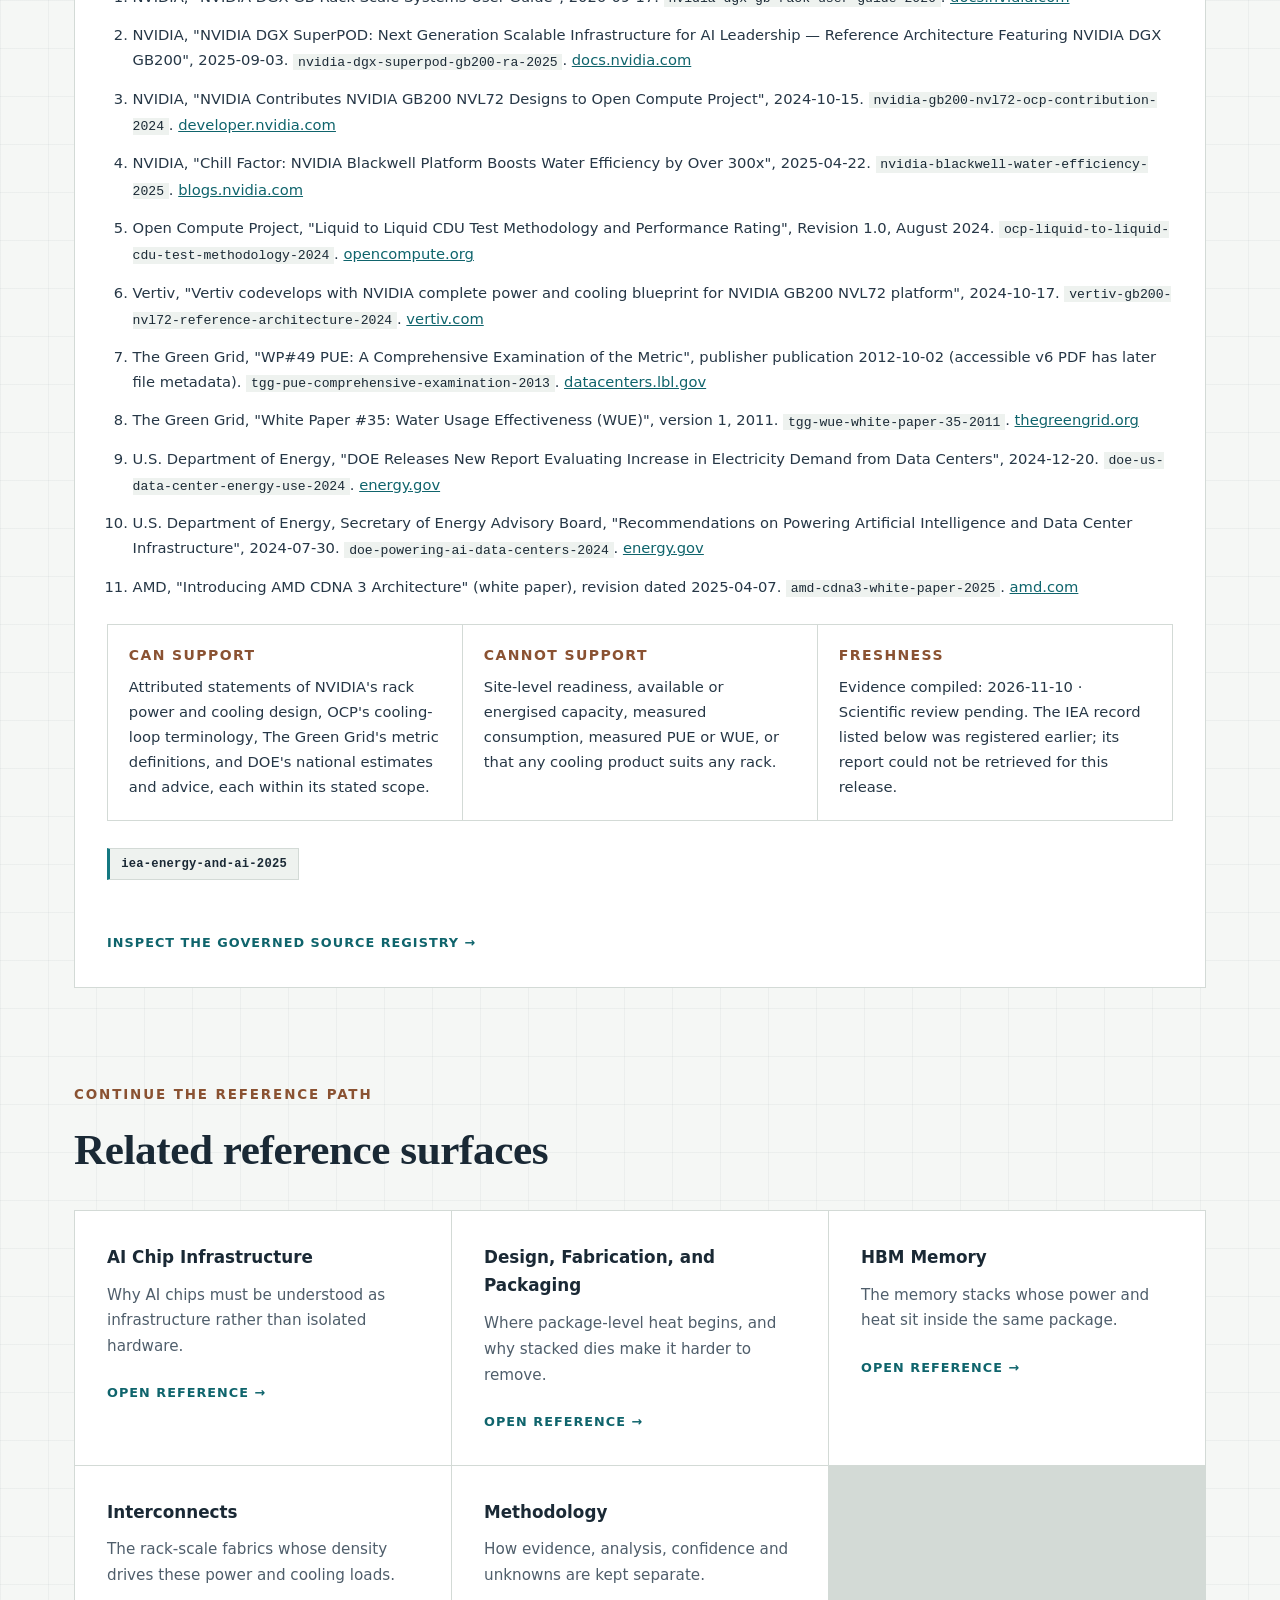
<file: power-and-thermal-limits/index.html>
<!doctype html>
<html lang="en">
<head>
  <meta charset="utf-8">
  <meta name="viewport" content="width=device-width, initial-scale=1">
  <title>Power and Thermal Limits: Power Delivery and Cooling for AI Systems | AIElectronicChips.com</title>
  <meta name="description" content="Evidence-classified reference to the electrical and thermal infrastructure AI systems need, from rack power shelves and DC bus bars to liquid-cooling loops, CDUs and facility water, with reproducible calculations and a GB200 NVL72 case.">
  <meta name="robots" content="index, follow">
  <link rel="canonical" href="https://aielectronicchips.com/power-and-thermal-limits/">
  <meta property="og:type" content="website">
  <meta property="og:site_name" content="AIElectronicChips.com">
  <meta property="og:title" content="Power and Thermal Limits: Power Delivery and Cooling for AI Systems">
  <meta property="og:description" content="What must be electrically and thermally available for an AI system to run, what primary sources establish, and what remains unverified, with reproducible engineering calculations.">
  <meta property="og:url" content="https://aielectronicchips.com/power-and-thermal-limits/">
  <meta property="og:image" content="https://aielectronicchips.com/assets/og/power-and-thermal-limits.png">
  <meta property="og:image:width" content="1200">
  <meta property="og:image:height" content="630">
  <meta property="og:image:alt" content="AIElectronicChips.com — governed reference layer">
  <meta name="twitter:card" content="summary_large_image">
  <link rel="stylesheet" href="/assets/css/main.css">
  <link rel="stylesheet" href="/assets/css/evidence.css">
  <script type="application/ld+json">
{
  "@context": "https://schema.org",
  "@graph": [
    {
      "@type": "WebPage",
      "@id": "https://aielectronicchips.com/power-and-thermal-limits/#webpage",
      "url": "https://aielectronicchips.com/power-and-thermal-limits/",
      "name": "Power and Thermal Limits",
      "description": "Ontology layer 06: whether infrastructure can energize and cool AI compute deployment, from grid access and rack power distribution to liquid cooling and heat rejection.",
      "isPartOf": {
        "@id": "https://aielectronicchips.com/#website"
      },
      "inLanguage": "en",
      "mainEntity": {
        "@id": "https://aielectronicchips.com/power-and-thermal-limits/#power-thermal"
      },
      "citation": [
        { "@type": "CreativeWork", "name": "NVIDIA DGX GB Rack Scale Systems User Guide", "publisher": { "@type": "Organization", "name": "NVIDIA" }, "datePublished": "2026-09-17", "url": "https://docs.nvidia.com/dgx/dgxgb200-user-guide/dgxgb200-user-guide.pdf" },
        { "@type": "CreativeWork", "name": "NVIDIA DGX SuperPOD Reference Architecture Featuring NVIDIA DGX GB200", "publisher": { "@type": "Organization", "name": "NVIDIA" }, "datePublished": "2025-09-03", "url": "https://docs.nvidia.com/dgx-superpod/reference-architecture-scalable-infrastructure-gb200/latest/_downloads/238ab33ee345a7241fc2f15eedc2ff6c/RA11338001-DSPGB200-ReferenceArch.pdf" },
        { "@type": "CreativeWork", "name": "Liquid to Liquid CDU Test Methodology and Performance Rating", "publisher": { "@type": "Organization", "name": "Open Compute Project" }, "datePublished": "2024-08", "url": "https://www.opencompute.org/documents/ocp-wp-l-lcdu-test-methodology-performance-rating-r1-pdf/" },
        { "@type": "CreativeWork", "name": "PUE: A Comprehensive Examination of the Metric", "publisher": { "@type": "Organization", "name": "The Green Grid" }, "url": "https://datacenters.lbl.gov/sites/default/files/WP49-PUE%20A%20Comprehensive%20Examination%20of%20the%20Metric_v6.pdf" }
      ],
      "breadcrumb": {
        "@type": "BreadcrumbList",
        "itemListElement": [
          {
            "@type": "ListItem",
            "position": 1,
            "name": "AIElectronicChips.com",
            "item": "https://aielectronicchips.com/"
          },
          {
            "@type": "ListItem",
            "position": 2,
            "name": "Power and Thermal Limits",
            "item": "https://aielectronicchips.com/power-and-thermal-limits/"
          }
        ]
      }
    },
    {
      "@type": "DefinedTerm",
      "@id": "https://aielectronicchips.com/power-and-thermal-limits/#power-thermal",
      "name": "Power / Thermal Layer",
      "termCode": "06",
      "url": "https://aielectronicchips.com/power-and-thermal-limits/",
      "description": "Can the infrastructure energize and cool deployment? Covers grid access, power density, cooling, heat rejection, and water constraints.",
      "inDefinedTermSet": {
        "@id": "https://aielectronicchips.com/sovereignty-stack/#ontology"
      }
    }
  ]
}
  </script>
</head>
<body>
  <a class="skip-link" href="#main">Skip to main content</a>
  <header class="site-header">
    <a class="brand" href="/" aria-label="AIElectronicChips.com home"><span class="brand-mark" aria-hidden="true"></span><span>AI<span>Electronic</span>Chips</span></a>
    <nav class="primary-nav" aria-label="Primary navigation"><a href="/">Overview</a><a href="/sovereignty-stack/">Stack</a><a href="/chip-dependency-map/">Dependency Map</a><a href="/methodology/">Methodology</a><a href="/strategic-availability/">Strategic Availability</a></nav>
  </header>
  <main id="main">
    <header class="page-hero">
      <div class="trace" aria-hidden="true"></div>
      <p class="eyebrow">Reference layer · 06 Power and Thermal · Evidence release 005</p>
      <h1>Power and Thermal Limits</h1>
      <p class="lead">Compute capacity is bounded by the ability to deliver power and remove heat.</p>
      <p class="intro">A chip or system that cannot be reliably energized and cooled is not deployable capacity. This reference follows power from the grid to the accelerator package, and heat from the package back out to the atmosphere. At each stage it records what primary sources establish, what they leave unstated, and how to calculate what follows from the stated figures.</p>
      <div class="framing-note"><strong>Evidence compiled: 2026-11-10 · Scientific review pending</strong><span>Vendor statements remain attributed. Worked examples use stated inputs and do not describe any real facility. Nothing here establishes site readiness, available capacity or measured efficiency.</span></div>
      <ul class="class-legend" aria-label="Evidence classes used on this page">
        <li><span class="tag tag-s">S</span>Metric definition: as stated by the body that defines it</li>
        <li><span class="tag tag-a">A</span>Attributed: what a company or organisation disclosed, not independently verified</li>
        <li><span class="tag tag-c">C</span>Bounded analysis: our arithmetic or derivation, with stated inputs and assumptions</li>
        <li><span class="tag tag-u">U</span>Unresolved: evidence absent, blocked or conflicting</li>
      </ul>
    </header>
    <div class="content-shell">
      <section class="reference-sections" aria-label="Reference authority summary">
        <article class="reference-block" id="summary"><div class="block-index">00</div><div>
          <h2>Reference summary</h2>
          <p><strong>Definition.</strong> This page covers Ontology Layer 06: Power and Thermal as operating constraints on deployable AI compute.</p>
          <p><strong>Compute sovereignty relationship.</strong> Power delivery and heat removal bound practical deployment even when chips and systems exist on paper.</p>
          <p><strong>Boundary.</strong> This page does not establish site-level readiness, operating capacity, or current availability for any facility or geography. Equipment ratings and reference designs describe what a system needs or what a design supports, not what any site has.</p>
        </div></article>
      </section>

      <section class="reference-sections" aria-label="Power and thermal reference sections">
        <article class="reference-block"><div class="block-index">01</div><div>
          <h2>Power as an operating condition</h2>
          <p>Assessment may include available capacity, density, connection timelines, redundancy, power quality, and the operating constraints of the intended deployment.</p>
        </div></article>
        <article class="reference-block"><div class="block-index">02</div><div>
          <h2>Thermal as an operating condition</h2>
          <p>Cooling method, heat rejection, facility design, environmental constraints, maintenance, and water requirements may affect practical deployment.</p>
        </div></article>
        <article class="reference-block"><div class="block-index">03</div><div>
          <h2>Scope before conclusion</h2>
          <p>Power and cooling conditions are location-, design-, and time-specific. Operational claims require current evidence and must distinguish planned capacity from available capacity.</p>
        </div></article>
      </section>

      <nav class="ref-toc" aria-labelledby="toc-title">
        <h2 id="toc-title">Power and thermal reference</h2>
        <ol start="4">
          <li><a href="#terms">Power, energy and heat: terms that are not interchangeable</a></li>
          <li><a href="#electrical-chain">The electrical delivery chain</a></li>
          <li><a href="#thermal-chain">The thermal transport chain</a></li>
          <li><a href="#cooling-architectures">Cooling architectures compared</a></li>
          <li><a href="#case-gb200">Case study: the GB200 NVL72 rack</a></li>
          <li><a href="#facility">Facility integration boundaries</a></li>
          <li><a href="#calculations">Reproducible engineering calculations</a></li>
          <li><a href="#metrics">Facility metrics: PUE and WUE</a></li>
          <li><a href="#matrix">Power and thermal dependency matrix</a></li>
          <li><a href="#questions">Questions for engineers and analysts</a></li>
          <li><a href="#unresolved">Unresolved questions</a></li>
        </ol>
      </nav>

      <section class="reference-sections" aria-label="Power delivery and thermal infrastructure reference">
        <article class="reference-block" id="terms"><div class="block-index">04</div><div>
          <h2>Power, energy and heat: terms that are not interchangeable</h2>
          <p class="detail">Power is a rate, measured in watts (W, kW, MW). Energy is power over time, measured in watt-hours (kWh, MWh, TWh). A grid connection, a power shelf and a cooling unit are sized in power. An electricity bill and a national consumption estimate are measured in energy. In steady state, almost all electrical power a system draws leaves it as heat, so the heat to be removed tracks the power actually drawn, not the power the equipment is rated for.</p>
          <div class="table-scroll" tabindex="0" role="region" aria-label="Power terms distinguished (scrollable table)">
            <table class="data-table">
              <caption>Power figures that appear in primary sources, and what each one means.</caption>
              <thead><tr><th scope="col">Term</th><th scope="col">What it describes</th><th scope="col">Example in the sources</th><th scope="col">Does not establish</th></tr></thead>
              <tbody>
                <tr><th scope="row">Equipment rating</th><td>The most a component is built to supply or carry</td><td><span class="tag tag-a">A</span>A 5.5 kW PSU; a 1,400 A bus bar <a class="cite" href="#ref-1">[1]</a><a class="cite" href="#ref-3">[3]</a></td><td>What the equipment actually delivers in use</td></tr>
                <tr><th scope="row">Design power</th><td>A planning value for sizing infrastructure</td><td><span class="tag tag-a">A</span>1.2 MW "Thermal Design Power" for an eight-rack scalable unit <a class="cite" href="#ref-2">[2]</a></td><td>Measured consumption</td></tr>
                <tr><th scope="row">Stated consumption</th><td>A vendor's figure for what a system draws</td><td><span class="tag tag-a">A</span>"approximately 120kW" per rack <a class="cite" href="#ref-1">[1]</a></td><td>Whether it is a maximum, a typical value or a measurement</td></tr>
                <tr><th scope="row">Device power class</th><td>A label identifying a product variant</td><td><span class="tag tag-a">A</span>MI300X "750W" OAM accelerator <a class="cite" href="#ref-11">[11]</a></td><td>Board power, TDP or measured draw, which AMD does not distinguish</td></tr>
                <tr><th scope="row">Measured consumption</th><td>Power or energy recorded on operating equipment</td><td><span class="tag tag-u">U</span>None reviewed for any product on this page</td><td>No measurement was reviewed</td></tr>
                <tr><th scope="row">Annual energy</th><td>Energy used over a year</td><td><span class="tag tag-a">A</span>176 TWh for US data centers in 2023, a modelled estimate <a class="cite" href="#ref-9">[9]</a></td><td>Peak demand or grid capacity</td></tr>
              </tbody>
            </table>
          </div>
        </div></article>

        <article class="reference-block" id="electrical-chain"><div class="block-index">05</div><div>
          <h2>The electrical delivery chain</h2>
          <p class="detail">Power reaches an accelerator through a chain of conversions and distribution stages. Each stage has its own equipment, its own losses and its own redundancy, and is documented to a different degree.</p>
          <figure class="ref-figure">
            <div class="figure-frame" tabindex="0" role="region" aria-label="Figure 1 drawing; scrolls horizontally on narrow screens">
            <svg viewBox="0 0 900 300" role="img" aria-labelledby="chain-fig-title chain-fig-desc">
              <title id="chain-fig-title">The electrical and thermal chains of a liquid-cooled AI rack</title>
              <desc id="chain-fig-desc">Two rows of stages. Electrical row, left to right: utility supply, facility switchgear and UPS, remote power panel, rack power shelves converting AC to 50 to 51 volt DC, DC bus bar, compute trays and boards, accelerator package. Thermal row, right to left: accelerator junction and package, cold plate, technology cooling system loop through rack manifolds, coolant distribution unit with a liquid-to-liquid heat exchanger, facility water system, heat rejection. Solid boxes are stages a reviewed source documents for the GB200 NVL72 rack; dashed boxes are stages whose specifications the sources do not give.</desc>
              <text class="f-panel" x="20" y="26">Electrical delivery</text>
              <g>
                <rect class="f-bar-calc" x="20" y="44" width="110" height="56" rx="2"/><text class="f-lbl" x="75" y="68" text-anchor="middle">UTILITY</text><text class="f-note" x="75" y="86" text-anchor="middle">grid supply</text>
                <rect class="f-bar-calc" x="146" y="44" width="110" height="56" rx="2"/><text class="f-lbl" x="201" y="68" text-anchor="middle">FACILITY</text><text class="f-note" x="201" y="86" text-anchor="middle">switchgear, UPS</text>
                <rect class="f-base" x="272" y="44" width="110" height="56" rx="2"/><text class="f-lbl" x="327" y="68" text-anchor="middle">POWER PANEL</text><text class="f-note" x="327" y="86" text-anchor="middle">power whips</text>
                <rect class="f-base" x="398" y="44" width="122" height="56" rx="2"/><text class="f-lbl" x="459" y="68" text-anchor="middle">POWER SHELVES</text><text class="f-note" x="459" y="86" text-anchor="middle">AC → 50–51 V DC</text>
                <rect class="f-base" x="536" y="44" width="104" height="56" rx="2"/><text class="f-lbl" x="588" y="68" text-anchor="middle">BUS BAR</text><text class="f-note" x="588" y="86" text-anchor="middle">1,400 A rating</text>
                <rect class="f-bar-calc" x="656" y="44" width="104" height="56" rx="2"/><text class="f-lbl" x="708" y="68" text-anchor="middle">TRAY, BOARD</text><text class="f-note" x="708" y="86" text-anchor="middle">regulation</text>
                <rect class="f-xpu" x="776" y="44" width="104" height="56" rx="2"/><text class="f-lbl" x="828" y="68" text-anchor="middle">PACKAGE</text><text class="f-note" x="828" y="86" text-anchor="middle">GPU, CPU</text>
                <path class="f-lead" d="M130 72 H146 M256 72 H272 M382 72 H398 M520 72 H536 M640 72 H656 M760 72 H776"/>
              </g>
              <text class="f-panel" x="20" y="162">Thermal transport</text>
              <g>
                <rect class="f-xpu" x="776" y="180" width="104" height="56" rx="2"/><text class="f-lbl" x="828" y="204" text-anchor="middle">JUNCTION</text><text class="f-note" x="828" y="222" text-anchor="middle">package heat</text>
                <rect class="f-base" x="656" y="180" width="104" height="56" rx="2"/><text class="f-lbl" x="708" y="204" text-anchor="middle">COLD PLATE</text><text class="f-note" x="708" y="222" text-anchor="middle">on CPU, GPU</text>
                <rect class="f-base" x="536" y="180" width="104" height="56" rx="2"/><text class="f-lbl" x="588" y="204" text-anchor="middle">TCS LOOP</text><text class="f-note" x="588" y="222" text-anchor="middle">rack manifolds</text>
                <rect class="f-base" x="398" y="180" width="122" height="56" rx="2"/><text class="f-lbl" x="459" y="204" text-anchor="middle">CDU</text><text class="f-note" x="459" y="222" text-anchor="middle">liquid-to-liquid HX</text>
                <rect class="f-bar-calc" x="272" y="180" width="110" height="56" rx="2"/><text class="f-lbl" x="327" y="204" text-anchor="middle">FWS LOOP</text><text class="f-note" x="327" y="222" text-anchor="middle">facility water</text>
                <rect class="f-bar-calc" x="146" y="180" width="110" height="56" rx="2"/><text class="f-lbl" x="201" y="204" text-anchor="middle">REJECTION</text><text class="f-note" x="201" y="222" text-anchor="middle">tower, chiller, dry</text>
                <path class="f-lead" d="M776 208 H760 M656 208 H640 M536 208 H520 M398 208 H382 M272 208 H256"/>
              </g>
              <text class="f-note" x="20" y="270">Solid: stage documented for the GB200 NVL72 rack by a reviewed source. Dashed: stage present but its specification is not given.</text>
              <text class="f-note" x="20" y="288">Air-cooled parts (power shelves, networking, storage) reject heat to room air, outside the liquid chain shown.</text>
            </svg>
            </div>
            <figcaption>Figure 1. Original schematic by AIElectronicChips.com. Stage names and the documented stages come from NVIDIA's rack documentation, NVIDIA's description of the liquid heat path and OCP's loop definitions. <a class="cite" href="#ref-1">[1]</a><a class="cite" href="#ref-3">[3]</a><a class="cite" href="#ref-4">[4]</a><a class="cite" href="#ref-5">[5]</a> The arrangement is illustrative; it does not describe a specific facility. <span class="tag tag-c">C</span></figcaption>
          </figure>
          <div class="table-scroll" tabindex="0" role="region" aria-label="Electrical delivery chain by stage (scrollable table)">
            <table class="data-table">
              <caption>The electrical chain, stage by stage, for a GB200 NVL72-class rack.</caption>
              <thead><tr><th scope="col">Stage</th><th scope="col">What it does</th><th scope="col">Documented in reviewed sources</th><th scope="col">Does not establish</th></tr></thead>
              <tbody>
                <tr><th scope="row">Utility supply</th><td>Delivers power to the site</td><td><span class="tag tag-a">A</span>SEAB: connection requests of 300 MW to 1,000 MW with 1-3 year lead times are straining local grids <a class="cite" href="#ref-10">[10]</a></td><td>Any site's connection or capacity</td></tr>
                <tr><th scope="row">Facility distribution</th><td>Switchgear, UPS, batteries, distribution to the hall</td><td><span class="tag tag-a">A</span>NVIDIA recommends Tier 3 or equivalent design with no single point of failure <a class="cite" href="#ref-2">[2]</a></td><td>Voltages, UPS topology or ratings for any site</td></tr>
                <tr><th scope="row">Rack feed</th><td>Power whips from a remote power panel to the rack</td><td><span class="tag tag-a">A</span>Power whips energize the power shelves <a class="cite" href="#ref-1">[1]</a></td><td>AC input voltage, phase or circuit ratings</td></tr>
                <tr><th scope="row">Power shelves</th><td>Convert AC to DC inside the rack</td><td><span class="tag tag-a">A</span>Eight shelves of six air-cooled 5.5 kW PSUs; nominal 50-51 V DC output; 33 kW input per shelf <a class="cite" href="#ref-1">[1]</a></td><td>Conversion efficiency; redundancy is stated two ways (section 08)</td></tr>
                <tr><th scope="row">Bus bar</th><td>Distributes DC to the trays</td><td><span class="tag tag-a">A</span>Rated for 1,400 A; ORV3 width with a deeper profile <a class="cite" href="#ref-3">[3]</a></td><td>How many bus-bar paths a rack has</td></tr>
                <tr><th scope="row">Tray and board regulation</th><td>Steps DC down to processor voltages</td><td><span class="tag tag-u">U</span>Not described in the reviewed sources</td><td>Regulator design, efficiency or voltages</td></tr>
                <tr><th scope="row">Package</th><td>Draws power at the processor</td><td><span class="tag tag-u">U</span>No per-GPU or per-superchip power in the reviewed NVIDIA sources</td><td>Chip power or its definition</td></tr>
              </tbody>
            </table>
          </div>
        </div></article>

        <article class="reference-block" id="thermal-chain"><div class="block-index">06</div><div>
          <h2>The thermal transport chain</h2>
          <p class="detail">Heat leaves the processor junction through the package into a cold plate. A coolant carries it through the rack's technology cooling system (TCS) loop to a coolant distribution unit (CDU). There a heat exchanger passes it to the facility water system (FWS), which rejects it outdoors. <span class="tag tag-a">A</span>NVIDIA describes this path for direct-to-chip cooling, and OCP defines the TCS and FWS loops. <a class="cite" href="#ref-4">[4]</a><a class="cite" href="#ref-5">[5]</a></p>
          <p class="detail"><strong>The governing relation.</strong> A liquid carries heat according to <em>Q</em> = <em>ṁ</em> × <em>c</em><sub>p</sub> × Δ<em>T</em>. Here <em>Q</em> is heat flow in kW, <em>ṁ</em> is mass flow in kg/s, <em>c</em><sub>p</sub> is specific heat capacity in kJ/kg·K and Δ<em>T</em> is the temperature rise of the coolant. For a fixed heat load, a smaller temperature rise needs proportionally more flow, and more flow needs more pumping pressure.</p>
          <ul class="detail">
            <li><span class="tag tag-a">A</span>OCP lists the CDU selection parameters as cooling capacity, FWS approach temperature, flow rate and pressure, TCS flow and coolant type. It gives an operating range of 17 °C to 65 °C. <a class="cite" href="#ref-5">[5]</a></li>
            <li><span class="tag tag-a">A</span>OCP's example CDU curves, at 100 L/min of facility flow and 90 L/min of TCS flow, show approach temperature rising with heat load up to 200 kW. The approach temperature is the gap between the two loops. OCP says performance depends on heat-exchanger design and both loops' flows and temperatures. <a class="cite" href="#ref-5">[5]</a> These are example curves for a typical CDU, not a rating for any product.</li>
            <li><span class="tag tag-a">A</span>OCP says facility water should be supplied above the dewpoint to prevent condensation, and that ASHRAE requires coolant to reach IT equipment at least 2 °C above the dewpoint. <a class="cite" href="#ref-5">[5]</a></li>
            <li><span class="tag tag-u">U</span>Thermal resistance from junction to coolant, cold-plate pressure drop and coolant chemistry are not given for any named product in the reviewed sources.</li>
          </ul>
        </div></article>

        <article class="reference-block" id="cooling-architectures"><div class="block-index">07</div><div>
          <h2>Cooling architectures compared</h2>
          <div class="table-scroll" tabindex="0" role="region" aria-label="Cooling architectures compared (scrollable table)">
            <table class="data-table">
              <caption>Cooling architectures by heat path and what the reviewed sources document about each.</caption>
              <thead><tr><th scope="col">Architecture</th><th scope="col">Heat path</th><th scope="col">In the reviewed sources</th><th scope="col">Does not establish</th></tr></thead>
              <tbody>
                <tr><th scope="row">Air cooling</th><td>Heat sink to room air, then to room cooling and chilled water or outside air</td><td><span class="tag tag-a">A</span>Used in the GB200 NVL72 rack for networking, storage and the power-shelf PSUs <a class="cite" href="#ref-1">[1]</a></td><td>The air-side heat load of the rack</td></tr>
                <tr><th scope="row">Direct-to-chip liquid</th><td>Cold plate to TCS loop to CDU to FWS</td><td><span class="tag tag-a">A</span>Used for GB200 NVL72 CPUs and GPUs <a class="cite" href="#ref-1">[1]</a><a class="cite" href="#ref-2">[2]</a>; general heat path described by NVIDIA <a class="cite" href="#ref-4">[4]</a></td><td>Coolant flow, temperature or pressure for any product</td></tr>
                <tr><th scope="row">Hybrid</th><td>Liquid for the hottest parts, air for the rest</td><td><span class="tag tag-a">A</span>How NVIDIA describes GB200 NVL72 <a class="cite" href="#ref-2">[2]</a></td><td>The liquid and air shares</td></tr>
                <tr><th scope="row">Liquid-to-liquid CDU</th><td>TCS heat to FWS through a heat exchanger</td><td><span class="tag tag-a">A</span>OCP test methodology and example curves <a class="cite" href="#ref-5">[5]</a></td><td>That any named CDU suits any named rack</td></tr>
                <tr><th scope="row">Immersion</th><td>Components submerged in a dielectric fluid</td><td><span class="tag tag-u">U</span>No primary source on immersion cooling for these products was reviewed</td><td>Any immersion use for the products on this page</td></tr>
              </tbody>
            </table>
          </div>
          <p class="detail"><span class="tag tag-c">C</span><strong>What the choice changes (medium confidence).</strong> Air cooling keeps the heat path within the room and its air handlers. Direct-to-chip cooling adds a liquid loop inside the rack, a CDU and a facility water connection, each a separate capability with its own interfaces. That moves part of the thermal dependency from room air handling to plumbing, pumps and water temperature control. A hybrid rack needs both at once.</p>
        </div></article>

        <article class="reference-block" id="case-gb200"><div class="block-index">08</div><div>
          <h2>Case study: the GB200 NVL72 rack</h2>
          <p class="detail">This case uses NVIDIA's own documentation: its DGX GB rack user guide (2026-09-17), its DGX GB200 SuperPOD reference architecture (2025-09-03) and its 2024 OCP contribution. <a class="cite" href="#ref-1">[1]</a><a class="cite" href="#ref-2">[2]</a><a class="cite" href="#ref-3">[3]</a> The user guide covers GB200 and GB300 racks together. Vera Rubin NVL72, a later generation, is a different system; its figures are on the <a href="/interconnects/#fabrics">interconnect reference</a> and are not mixed with these.</p>
          <ul class="detail">
            <li><span class="tag tag-a">A</span><strong>Configuration.</strong> 18 compute trays, each with two Grace CPUs and four Blackwell GPUs, nine NVLink switch trays, two management switches, power shelves, a bus bar and liquid-cooling manifolds. <a class="cite" href="#ref-1">[1]</a></li>
            <li><span class="tag tag-a">A</span><strong>Power.</strong> Rack consumption is "approximately 120kW". Power whips from a remote panel feed eight power shelves, each of six air-cooled 5.5 kW PSUs. The shelves convert AC to a nominal 50-51 V DC on a bus bar, with 33 kW input needed per shelf. <a class="cite" href="#ref-1">[1]</a></li>
            <li><span class="tag tag-a">A</span><strong>Bus bar.</strong> Rated for 1,400 A, the same width as ORV3 but deeper, which NVIDIA calls a 2x increase in amperage over current standards. <a class="cite" href="#ref-3">[3]</a></li>
            <li><span class="tag tag-a">A</span><strong>Cooling.</strong> Liquid runs through rack manifolds and cold plates on the CPUs and GPUs; networking and storage are air-cooled; the liquid system has leak detection. <a class="cite" href="#ref-1">[1]</a> NVIDIA states a cooling capacity of 120 kW is required per rack. Blind-mate manifolds and floating tray connections distribute coolant to compute and switch trays. <a class="cite" href="#ref-3">[3]</a></li>
            <li><span class="tag tag-a">A</span><strong>Facility.</strong> The reference architecture gives each eight-rack scalable unit a 1.2 MW "Thermal Design Power" and recommends Tier 3 or equivalent design. Because of the complex power and cooling, it connects the rack to the building management system. <a class="cite" href="#ref-2">[2]</a></li>
          </ul>
          <h3>Where NVIDIA's own figures disagree or do not close</h3>
          <ul class="detail">
            <li><span class="tag tag-u">U</span><strong>Redundancy.</strong> The user guide says the eight shelves "provide N+N redundancy". The reference architecture describes each shelf's six PSUs as "configured as N redundancy". <a class="cite" href="#ref-1">[1]</a><a class="cite" href="#ref-2">[2]</a> This page does not choose between them.</li>
            <li><span class="tag tag-u">U</span><strong>Bus bar versus load.</strong> 1,400 A at 50 V is 70 kW, well below about 120 kW (section 10), so one 1,400 A path cannot carry the whole rack at that voltage. The sources do not state how many paths there are or at what voltage the rating applies.</li>
            <li><span class="tag tag-u">U</span><strong>What 120 kW means.</strong> NVIDIA does not say whether "approximately 120kW" is a maximum, a typical value or a measurement, or whether it differs between GB200 and GB300.</li>
            <li><span class="tag tag-u">U</span><strong>Coolant.</strong> No coolant type, flow rate, supply temperature, pressure drop or ASHRAE liquid-cooling class is stated in the reviewed documents.</li>
          </ul>
        </div></article>

        <article class="reference-block" id="facility"><div class="block-index">09</div><div>
          <h2>Facility integration boundaries</h2>
          <p class="detail">A rack's documentation describes what the rack needs. Whether a facility can supply it is a separate question, answered only by evidence about that facility.</p>
          <ul class="detail">
            <li><span class="tag tag-a">A</span><strong>Facility water classes.</strong> OCP reproduces the ASHRAE TC 9.9 liquid-cooling classes. W17, W27, W32, W40 and W45 have facility water supply temperatures of 17 °C, 27 °C, 32 °C, 40 °C and 45 °C, and W+ is above 45 °C. <a class="cite" href="#ref-5">[5]</a> <span class="tag tag-u">U</span>ASHRAE's own documents were not reviewed, and no reviewed source states which class GB200 NVL72 requires.</li>
            <li><span class="tag tag-a">A</span><strong>Warm-water operation.</strong> NVIDIA says liquid cooling lets data centers use warmer water and reduce or eliminate mechanical chillers in many climates. <a class="cite" href="#ref-4">[4]</a> Which heat-rejection equipment a site needs depends on its climate and water temperature, which these sources do not set.</li>
            <li><span class="tag tag-a">A</span><strong>Reference designs.</strong> Vertiv announced a 7 MW power and cooling reference architecture for GB200 NVL72 supporting up to 132 kW per rack. <a class="cite" href="#ref-6">[6]</a> A reference design states what a design supports; it is not evidence of any built facility.</li>
            <li><span class="tag tag-a">A</span><strong>Grid connection.</strong> DOE's advisory board says connection requests for 300 MW to 1,000 MW hyperscale facilities, with lead times of 1 to 3 years, are stretching local grids. <a class="cite" href="#ref-10">[10]</a> A connection request is not energised capacity.</li>
            <li><span class="tag tag-a">A</span><strong>National energy.</strong> DOE reports US data centers used an estimated 176 TWh in 2023 and projects 325 TWh to 580 TWh by 2028. <a class="cite" href="#ref-9">[9]</a> These are modelled estimates and projections, not observed demand at any site.</li>
          </ul>
        </div></article>

        <article class="reference-block" id="calculations"><div class="block-index">10</div><div>
          <h2>Reproducible engineering calculations</h2>
          <p class="detail">Each example states its formula and its inputs, and labels each input as source-stated or assumed. Results are arithmetic from those inputs. They do not describe any real facility's capability. The same formulas are implemented and tested in this project's <code>scripts/engineering_calcs.py</code>. <span class="tag tag-c">C</span></p>
          <div class="table-scroll" tabindex="0" role="region" aria-label="Worked engineering examples (scrollable table)">
            <table class="data-table">
              <caption>Worked examples. "Stated" inputs come from the cited source; "assumed" inputs are ours.</caption>
              <thead><tr><th scope="col">Example</th><th scope="col">Formula</th><th scope="col">Inputs</th><th scope="col">Result</th></tr></thead>
              <tbody>
                <tr><th scope="row">1. PSU capacity</th><td>Installed = shelves × PSUs × rating; N+N keeps half in reserve</td><td>8 × 6 × 5.5 kW (stated) <a class="cite" href="#ref-1">[1]</a></td><td><span data-calc="psu_installed_kw">264 kW</span> installed; <span data-calc="psu_n_plus_n_kw">132 kW</span> with N+N, against about 120 kW stated</td></tr>
                <tr><th scope="row">2. Bus-bar power</th><td>P = I × V</td><td>1,400 A (stated) <a class="cite" href="#ref-3">[3]</a>; 50 V or 51 V nominal (stated) <a class="cite" href="#ref-1">[1]</a></td><td><span data-calc="busbar_kw_at_50v">70 kW</span> at 50 V; <span data-calc="busbar_kw_at_51v">71.4 kW</span> at 51 V</td></tr>
                <tr><th scope="row">3. Scalable unit</th><td>Racks × rack power, compared with the unit's design power</td><td>8 × 120 kW (stated) <a class="cite" href="#ref-1">[1]</a>; 1.2 MW design (stated) <a class="cite" href="#ref-2">[2]</a></td><td><span data-calc="su_rack_sum_mw">0.96 MW</span> from racks; 0.24 MW not itemised</td></tr>
                <tr><th scope="row">4. Conversion loss</th><td>Input = output ÷ efficiency; loss = input − output</td><td>120 kW DC (stated); 97% efficiency (assumed)</td><td><span data-calc="rack_input_kw_at_97pct">123.7 kW</span> AC input; <span data-calc="rack_loss_kw_at_97pct">3.7 kW</span> of heat in the shelves</td></tr>
                <tr><th scope="row">5. Coolant flow</th><td>ṁ = Q ÷ (c<sub>p</sub> × ΔT); volume flow = ṁ ÷ ρ</td><td>120 kW (assumed all to liquid); water, c<sub>p</sub> 4.18 kJ/kg·K and ρ 1.0 kg/L (assumed); ΔT 10 K or 15 K (assumed)</td><td><span data-calc="flow_lpm_dt10">172 L/min</span> at 10 K; <span data-calc="flow_lpm_dt15">115 L/min</span> at 15 K</td></tr>
                <tr><th scope="row">6. Energy and power</th><td>Energy = power × time; average power = energy ÷ 8,760 h</td><td>120 kW for a year (assumed); 176 TWh (stated estimate) <a class="cite" href="#ref-9">[9]</a></td><td><span data-calc="rack_energy_mwh_per_year">1,051 MWh</span> per year; 176 TWh averages <span data-calc="us_2023_average_gw">20.1 GW</span></td></tr>
                <tr><th scope="row">7. Projected average</th><td>Average power = energy ÷ 8,760 h</td><td>325 TWh to 580 TWh (stated projection) <a class="cite" href="#ref-9">[9]</a></td><td><span data-calc="us_2028_low_average_gw">37.1 GW</span> to <span data-calc="us_2028_high_average_gw">66.2 GW</span> average</td></tr>
                <tr><th scope="row">8. Device to system</th><td>Sum of device power classes</td><td>8 × 750 W (stated) <a class="cite" href="#ref-11">[11]</a></td><td><span data-calc="accelerator_board_kw_8x750w">6 kW</span> of accelerator power class, not server power</td></tr>
                <tr><th scope="row">9. PUE</th><td>PUE = total facility energy ÷ IT equipment energy</td><td>1,200 MWh total and 1,000 MWh IT over one period (assumed) <a class="cite" href="#ref-7">[7]</a></td><td>PUE <span data-calc="pue_example">1.2</span></td></tr>
              </tbody>
            </table>
          </div>
          <ul class="detail">
            <li><strong>Example 1</strong> shows that the stated installed PSU rating leaves margin over the stated consumption only if N+N redundancy holds. The reference architecture describes it differently (section 08).</li>
            <li><strong>Example 2</strong> shows that the stated bus-bar rating and voltage do not by themselves account for the rack's stated power.</li>
            <li><strong>Example 5</strong> overstates the liquid flow, because part of the rack's heat leaves by air. A glycol mixture, with lower heat capacity than water, would need more flow.</li>
            <li><strong>Examples 6 and 7</strong> are averages. A grid connection is sized for peak demand, which annual energy figures do not reveal.</li>
          </ul>
        </div></article>

        <article class="reference-block" id="metrics"><div class="block-index">11</div><div>
          <h2>Facility metrics: PUE and WUE</h2>
          <ul class="detail">
            <li><span class="tag tag-s">S</span><strong>PUE.</strong> The Green Grid defines Power Usage Effectiveness as total facility energy divided by IT equipment energy. Total facility energy includes power delivery equipment such as switchgear, UPS and batteries, and cooling such as chillers. Only the data-center portion of a facility's utility meter should be measured. <a class="cite" href="#ref-7">[7]</a></li>
            <li><span class="tag tag-s">S</span><strong>WUE.</strong> The Green Grid defines site Water Usage Effectiveness as annual site water use divided by IT equipment energy, in litres per kilowatt-hour, using the same denominator as PUE. A source-based WUE also counts water used to generate the energy. <a class="cite" href="#ref-8">[8]</a></li>
          </ul>
          <p class="detail"><span class="tag tag-c">C</span>Both metrics divide a facility's energy or water over a period by its IT energy over the same period. Neither can be stated for a server, GPU or rack on its own. A vendor's efficiency multiple is not a PUE or WUE unless it states that boundary and period. <span class="tag tag-a">A</span>NVIDIA states that GB200 NVL72 delivers "25x more energy efficiency and 300x more water efficiency than traditional air-cooled architectures". <a class="cite" href="#ref-4">[4]</a> <span class="tag tag-u">U</span>It gives no baseline, workload or method, so those multiples cannot be checked or converted into facility metrics.</p>
        </div></article>

        <article class="reference-block" id="matrix"><div class="block-index">12</div><div>
          <h2>Power and thermal dependency matrix</h2>
          <p class="detail">Each level is classified by where its dependency comes from. <em>Inherent</em> means any AI system has it. <em>Architecture-specific</em> means it follows from a design choice such as liquid cooling. <em>Product-specific</em> means it is set by one product's design. <em>Site-specific</em> means only evidence about a particular facility can settle it. The matrix states documentation, not risk, and ranks nothing.</p>
          <div class="table-scroll" tabindex="0" role="region" aria-label="Power and thermal requirements by level (scrollable table)">
            <table class="data-table">
              <caption>Requirements by level, with GB200 NVL72 as the documented example.</caption>
              <thead><tr><th scope="col">Level</th><th scope="col">Electrical</th><th scope="col">Thermal</th><th scope="col">Physical interfaces</th><th scope="col">Classification</th></tr></thead>
              <tbody>
                <tr><th scope="row">1. Chip</th><td>Core and memory supply rails</td><td>Junction temperature limits</td><td>Package power pins; die-to-lid path</td><td>Inherent; values product-specific</td></tr>
                <tr><th scope="row">2. Package</th><td>Power delivered through the substrate</td><td>Heat spread to a lid or cold plate</td><td>Cold-plate contact</td><td>Product-specific</td></tr>
                <tr><th scope="row">3. Board / tray</th><td>DC-to-DC regulation from the bus voltage</td><td>Cold plates on CPUs and GPUs; fans for other parts</td><td>Bus-bar clip; liquid quick disconnects</td><td>Product-specific</td></tr>
                <tr><th scope="row">4. Server / compute tray</th><td>Tray power from the bus bar</td><td>Liquid loop through the tray</td><td>Blind-mate liquid and power connections</td><td>Product-specific</td></tr>
                <tr><th scope="row">5. Rack</th><td>Power shelves converting AC to DC; bus bar; about 120 kW stated</td><td>Rack manifolds; leak detection; about 120 kW of cooling stated</td><td>Power whips; manifold inlets and outlets</td><td>Product-specific</td></tr>
                <tr><th scope="row">6. Facility</th><td>Grid connection, switchgear, UPS, remote power panels</td><td>CDUs, facility water system, heat rejection</td><td>Facility water supply and return; building management system</td><td>Architecture-specific; values site-specific</td></tr>
                <tr><th scope="row">7. Operating deployment</th><td>Energised capacity and its redundancy</td><td>Achieved water temperatures and flows</td><td>Commissioned connections</td><td>Site-specific</td></tr>
              </tbody>
            </table>
          </div>
          <div class="table-scroll" tabindex="0" role="region" aria-label="Power and thermal evidence by level (scrollable table)">
            <table class="data-table">
              <caption>Evidence by level: what is documented, what is not, and what would establish readiness.</caption>
              <thead><tr><th scope="col">Level</th><th scope="col">Primary evidence reviewed</th><th scope="col">Undisclosed</th><th scope="col">Substitution constraint</th><th scope="col">Evidence that would establish readiness</th></tr></thead>
              <tbody>
                <tr><th scope="row">1. Chip</th><td><span class="tag tag-u">U</span>None for GB200; MI300X power class only <a class="cite" href="#ref-11">[11]</a></td><td>Per-GPU power and its definition</td><td>Set by the processor design</td><td>A product specification with defined power</td></tr>
                <tr><th scope="row">2. Package</th><td><span class="tag tag-u">U</span>None reviewed</td><td>Junction-to-coolant thermal resistance</td><td>Cold plate fitted to one package</td><td>Thermal specifications from the vendor</td></tr>
                <tr><th scope="row">3. Board / tray</th><td><span class="tag tag-a">A</span>Cold plates on CPUs and GPUs <a class="cite" href="#ref-1">[1]</a></td><td>Regulator design and efficiency</td><td>Tray built for one rack's bus bar and manifolds</td><td>Tray electrical and thermal interface specifications</td></tr>
                <tr><th scope="row">4. Server / tray</th><td><span class="tag tag-a">A</span>1RU liquid-cooled trays <a class="cite" href="#ref-3">[3]</a></td><td>Tray power and flow</td><td>Blind-mate connectors set by the rack design</td><td>Tray power and flow specifications</td></tr>
                <tr><th scope="row">5. Rack</th><td><span class="tag tag-a">A</span>Power shelves, bus bar, manifolds, 120 kW stated <a class="cite" href="#ref-1">[1]</a><a class="cite" href="#ref-3">[3]</a></td><td>Redundancy (two versions); bus-bar paths; coolant specification</td><td>Rack power and cooling interfaces follow one design</td><td>NVIDIA rack power and facility-interface specifications</td></tr>
                <tr><th scope="row">6. Facility</th><td><span class="tag tag-a">A</span>Tier 3 recommendation <a class="cite" href="#ref-2">[2]</a>; W classes via OCP <a class="cite" href="#ref-5">[5]</a>; reference designs <a class="cite" href="#ref-6">[6]</a></td><td>Required W class, supply temperature, flow and pressure</td><td>Water temperature sets which heat-rejection plant works</td><td>Site design documents and commissioning records</td></tr>
                <tr><th scope="row">7. Operating deployment</th><td><span class="tag tag-u">U</span>None reviewed</td><td>Measured power, PUE, WUE and uptime at any site</td><td>Site-specific by nature</td><td>Operator disclosures or independent audits</td></tr>
              </tbody>
            </table>
          </div>
        </div></article>

        <article class="reference-block" id="questions"><div class="block-index">13</div><div>
          <h2>Questions for engineers and analysts</h2>
          <div class="table-scroll" tabindex="0" role="region" aria-label="Analyst questions and evidence status (scrollable table)">
            <table class="data-table">
              <caption>Practical questions, what the reviewed evidence supports, and the source that would strengthen the answer.</caption>
              <thead><tr><th scope="col">Question</th><th scope="col">What the reviewed evidence supports</th><th scope="col">Source that would establish more</th></tr></thead>
              <tbody>
                <tr><th scope="row">How much power must a GB200 NVL72 rack position supply?</th><td><span class="tag tag-a">A</span>About 120 kW stated; eight 33 kW-input power shelves <a class="cite" href="#ref-1">[1]</a></td><td>NVIDIA rack power specification with a stated basis</td></tr>
                <tr><th scope="row">How much redundancy does the rack's power provide?</th><td><span class="tag tag-u">U</span>N+N or N, depending on the NVIDIA document</td><td>A power-shelf specification</td></tr>
                <tr><th scope="row">What does the cooling plant need to deliver?</th><td><span class="tag tag-c">C</span>About 120 kW of heat removal, part by liquid and part by air; flow follows Q = ṁ × c<sub>p</sub> × ΔT</td><td>NVIDIA coolant specifications and the liquid/air split</td></tr>
                <tr><th scope="row">Which facility water temperature applies?</th><td><span class="tag tag-u">U</span>Not stated for GB200 NVL72; ASHRAE classes known only via OCP</td><td>NVIDIA facility-interface documents; ASHRAE TC 9.9 guidelines</td></tr>
                <tr><th scope="row">Is a given site ready?</th><td><span class="tag tag-u">U</span>Not answerable from product or reference-design documents</td><td>Site design, commissioning and metering records</td></tr>
                <tr><th scope="row">How efficient is the facility?</th><td><span class="tag tag-s">S</span>PUE and WUE definitions only <a class="cite" href="#ref-7">[7]</a><a class="cite" href="#ref-8">[8]</a></td><td>Metered facility energy and water over a stated period</td></tr>
              </tbody>
            </table>
          </div>
        </div></article>

        <article class="reference-block" id="unresolved"><div class="block-index">14</div><div>
          <h2>Unresolved questions</h2>
          <p class="detail">These are material questions the reviewed evidence cannot answer. They are recorded, not filled with general industry commentary.</p>
          <ol class="unresolved-list">
            <li><strong>Power-shelf redundancy.</strong> N+N (user guide) or N (reference architecture). <a class="cite" href="#ref-1">[1]</a><a class="cite" href="#ref-2">[2]</a></li>
            <li><strong>Bus-bar paths.</strong> How a 1,400 A rating at about 50 V carries about 120 kW.</li>
            <li><strong>The 120 kW figure.</strong> Whether it is a maximum, a typical value or a measurement, and whether it differs between GB200 and GB300.</li>
            <li><strong>Component power.</strong> Per-GPU, per-superchip and per-tray power for GB200.</li>
            <li><strong>Coolant specification.</strong> Coolant, flow, supply temperature, pressure drop and W class for GB200 NVL72.</li>
            <li><strong>Liquid and air shares</strong> of the rack's heat.</li>
            <li><strong>ASHRAE primary text.</strong> The TC 9.9 guidelines themselves were not reviewed.</li>
            <li><strong>Efficiency claims.</strong> The method behind NVIDIA's 25x and 300x figures.</li>
            <li><strong>Scalable unit.</strong> What makes up the 1.2 MW beyond eight racks.</li>
            <li><strong>Site evidence.</strong> No facility's operating power, cooling or metrics were reviewed.</li>
            <li><strong>National estimates.</strong> The LBNL and IEA reports themselves could not be retrieved.</li>
          </ol>
        </div></article>
      </section>

      <section class="evidence-posture" id="references" aria-labelledby="evidence-title">
        <div class="section-label blue">Evidence posture · Registry-linked</div>
        <h2 id="evidence-title">References</h2>
        <p class="evidence-intro">Each reference maps to a stable ID in the <a href="/sources/">governed source registry</a>. Quoted passages belong to their publishers; the classification, calculations, figure, matrix and analysis are original work of this project.</p>
        <ol class="ref-list">
          <li id="ref-1">NVIDIA, "NVIDIA DGX GB Rack Scale Systems User Guide", 2026-09-17. <code>nvidia-dgx-gb-rack-user-guide-2026</code>. <a href="https://docs.nvidia.com/dgx/dgxgb200-user-guide/dgxgb200-user-guide.pdf">docs.nvidia.com</a></li>
          <li id="ref-2">NVIDIA, "NVIDIA DGX SuperPOD: Next Generation Scalable Infrastructure for AI Leadership — Reference Architecture Featuring NVIDIA DGX GB200", 2025-09-03. <code>nvidia-dgx-superpod-gb200-ra-2025</code>. <a href="https://docs.nvidia.com/dgx-superpod/reference-architecture-scalable-infrastructure-gb200/latest/_downloads/238ab33ee345a7241fc2f15eedc2ff6c/RA11338001-DSPGB200-ReferenceArch.pdf">docs.nvidia.com</a></li>
          <li id="ref-3">NVIDIA, "NVIDIA Contributes NVIDIA GB200 NVL72 Designs to Open Compute Project", 2024-10-15. <code>nvidia-gb200-nvl72-ocp-contribution-2024</code>. <a href="https://developer.nvidia.com/blog/nvidia-contributes-nvidia-gb200-nvl72-designs-to-open-compute-project/">developer.nvidia.com</a></li>
          <li id="ref-4">NVIDIA, "Chill Factor: NVIDIA Blackwell Platform Boosts Water Efficiency by Over 300x", 2025-04-22. <code>nvidia-blackwell-water-efficiency-2025</code>. <a href="https://blogs.nvidia.com/blog/blackwell-platform-water-efficiency-liquid-cooling-data-centers-ai-factories/">blogs.nvidia.com</a></li>
          <li id="ref-5">Open Compute Project, "Liquid to Liquid CDU Test Methodology and Performance Rating", Revision 1.0, August 2024. <code>ocp-liquid-to-liquid-cdu-test-methodology-2024</code>. <a href="https://www.opencompute.org/documents/ocp-wp-l-lcdu-test-methodology-performance-rating-r1-pdf/">opencompute.org</a></li>
          <li id="ref-6">Vertiv, "Vertiv codevelops with NVIDIA complete power and cooling blueprint for NVIDIA GB200 NVL72 platform", 2024-10-17. <code>vertiv-gb200-nvl72-reference-architecture-2024</code>. <a href="https://www.vertiv.com/en-emea/about/news-and-events/news-releases/vertiv-codevelops-with-nvidia-complete-power-and-cooling-blueprint-for--nvidia-gb200-nvl72-platform/">vertiv.com</a></li>
          <li id="ref-7">The Green Grid, "WP#49 PUE: A Comprehensive Examination of the Metric", publisher publication 2012-10-02 (accessible v6 PDF has later file metadata). <code>tgg-pue-comprehensive-examination-2013</code>. <a href="https://datacenters.lbl.gov/sites/default/files/WP49-PUE%20A%20Comprehensive%20Examination%20of%20the%20Metric_v6.pdf">datacenters.lbl.gov</a></li>
          <li id="ref-8">The Green Grid, "White Paper #35: Water Usage Effectiveness (WUE)", version 1, 2011. <code>tgg-wue-white-paper-35-2011</code>. <a href="https://www.thegreengrid.org/system/files/store/WUE_v1.pdf">thegreengrid.org</a></li>
          <li id="ref-9">U.S. Department of Energy, "DOE Releases New Report Evaluating Increase in Electricity Demand from Data Centers", 2024-12-20. <code>doe-us-data-center-energy-use-2024</code>. <a href="https://www.energy.gov/articles/doe-releases-new-report-evaluating-increase-electricity-demand-data-centers">energy.gov</a></li>
          <li id="ref-10">U.S. Department of Energy, Secretary of Energy Advisory Board, "Recommendations on Powering Artificial Intelligence and Data Center Infrastructure", 2024-07-30. <code>doe-powering-ai-data-centers-2024</code>. <a href="https://www.energy.gov/sites/default/files/2024-08/Powering%20AI%20and%20Data%20Center%20Infrastructure%20Recommendations%20July%202024.pdf">energy.gov</a></li>
          <li id="ref-11">AMD, "Introducing AMD CDNA 3 Architecture" (white paper), revision dated 2025-04-07. <code>amd-cdna3-white-paper-2025</code>. <a href="https://www.amd.com/content/dam/amd/en/documents/instinct-tech-docs/white-papers/amd-cdna-3-white-paper.pdf">amd.com</a></li>
        </ol>
        <div class="posture-grid">
          <article><h3>Can support</h3><p>Attributed statements of NVIDIA's rack power and cooling design, OCP's cooling-loop terminology, The Green Grid's metric definitions, and DOE's national estimates and advice, each within its stated scope.</p></article>
          <article><h3>Cannot support</h3><p>Site-level readiness, available or energised capacity, measured consumption, measured PUE or WUE, or that any cooling product suits any rack.</p></article>
          <article><h3>Freshness</h3><p>Evidence compiled: 2026-11-10 · Scientific review pending. The IEA record listed below was registered earlier; its report could not be retrieved for this release.</p></article>
        </div>
        <ul class="source-id-list" aria-label="Related registry records not re-reviewed in this release">
          <li>iea-energy-and-ai-2025</li>
        </ul>
        <a class="evidence-link" href="/sources/">Inspect the governed source registry →</a>
      </section>

      <section class="related" aria-labelledby="related-title">
        <div class="section-label">Continue the reference path</div>
        <h2 id="related-title">Related reference surfaces</h2>
        <div class="related-grid">
          <a class="related-card" href="/ai-chip-infrastructure/"><strong>AI Chip Infrastructure</strong><span>Why AI chips must be understood as infrastructure rather than isolated hardware.</span><span class="text-link">Open reference →</span></a>
          <a class="related-card" href="/design-fabrication-packaging/"><strong>Design, Fabrication, and Packaging</strong><span>Where package-level heat begins, and why stacked dies make it harder to remove.</span><span class="text-link">Open reference →</span></a>
          <a class="related-card" href="/hbm-memory/"><strong>HBM Memory</strong><span>The memory stacks whose power and heat sit inside the same package.</span><span class="text-link">Open reference →</span></a>
          <a class="related-card" href="/interconnects/"><strong>Interconnects</strong><span>The rack-scale fabrics whose density drives these power and cooling loads.</span><span class="text-link">Open reference →</span></a>
          <a class="related-card" href="/methodology/"><strong>Methodology</strong><span>How evidence, analysis, confidence and unknowns are kept separate.</span><span class="text-link">Open reference →</span></a>
        </div>
      </section>
    </div>
  </main>
  <footer class="site-footer">
    <div><a class="brand footer-brand" href="/"><span class="brand-mark" aria-hidden="true"></span><span>AI<span>Electronic</span>Chips</span></a><p>A governed reference layer for AI chip systems intelligence.</p></div>
    <nav aria-label="Footer navigation"><a href="/compute-sovereignty/">Compute sovereignty</a><a href="/sovereignty-stack/">Sovereignty stack</a><a href="/methodology/">Methodology</a><a href="/strategic-availability/">Strategic availability</a></nav>
    <p class="footer-note">Reference framing is not an operational finding. Material claims require dated, attributable evidence.</p>
  </footer>
</body>
</html>
</file>
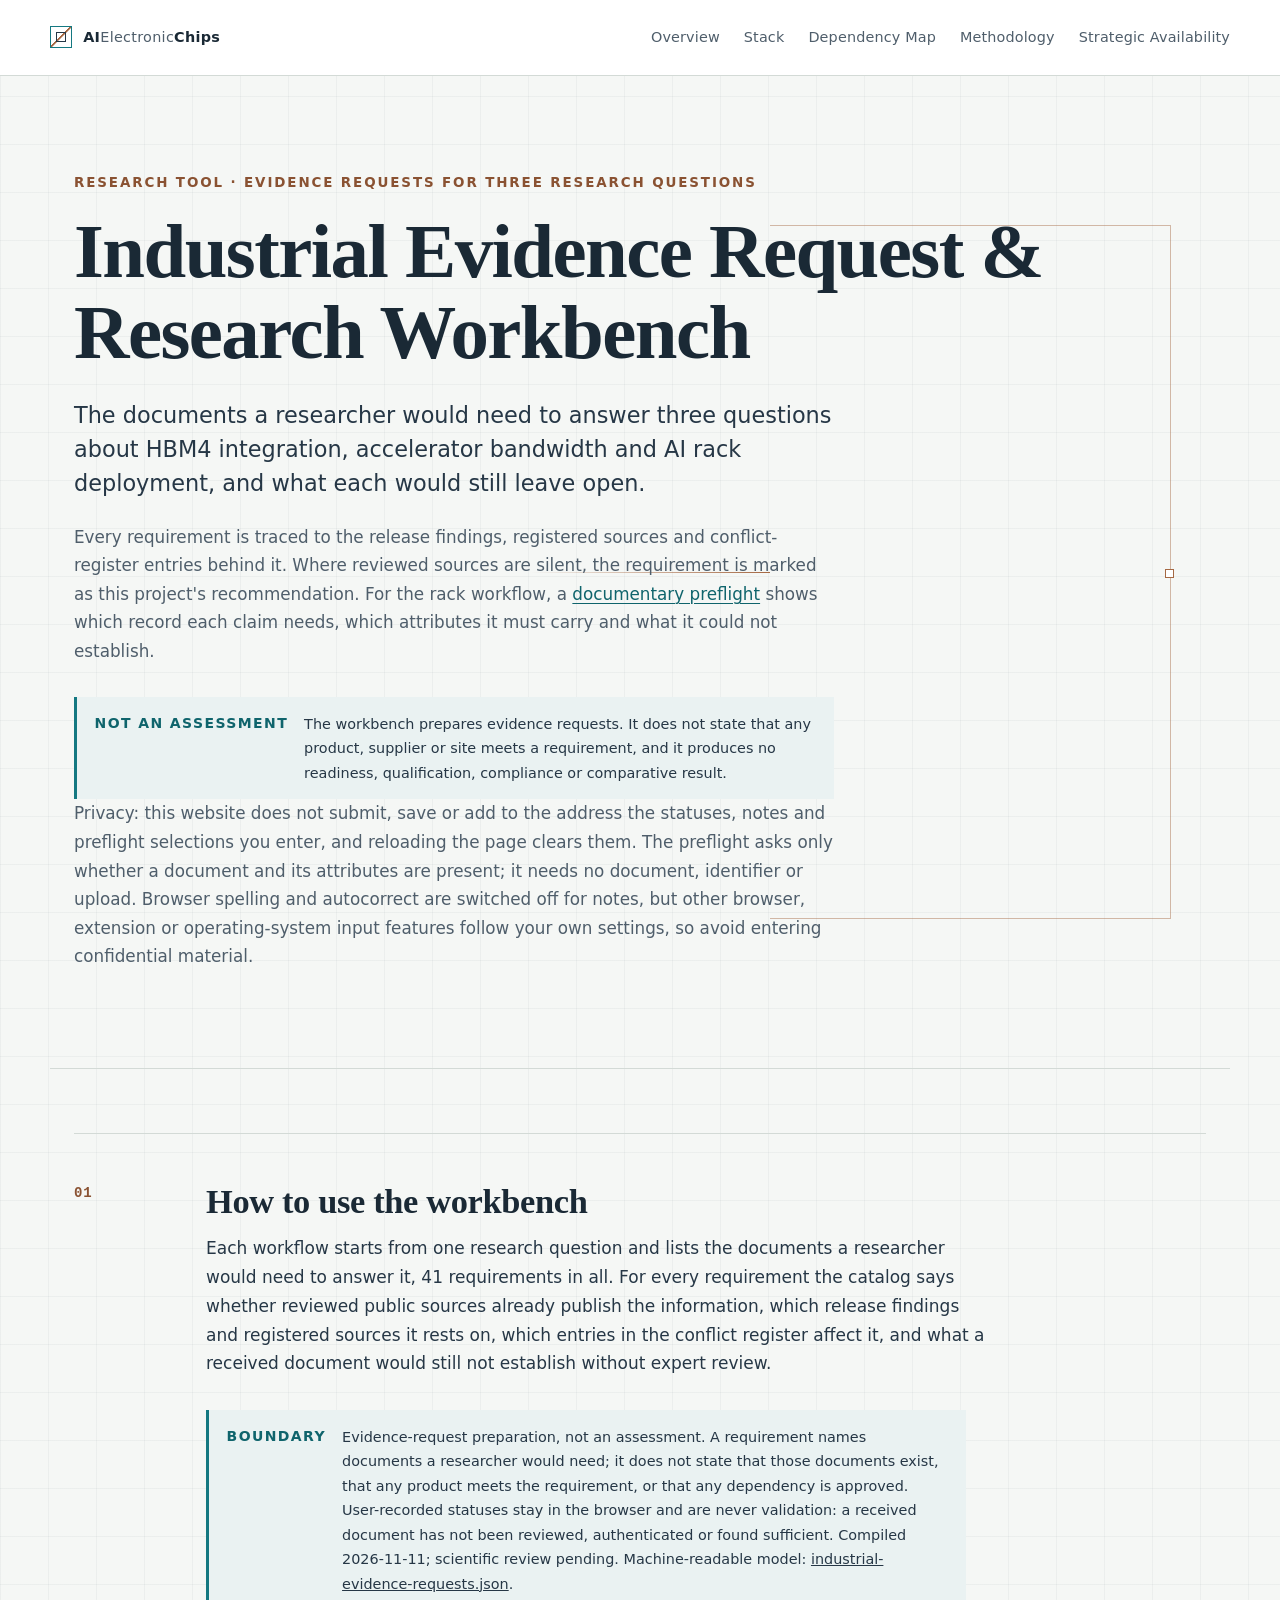
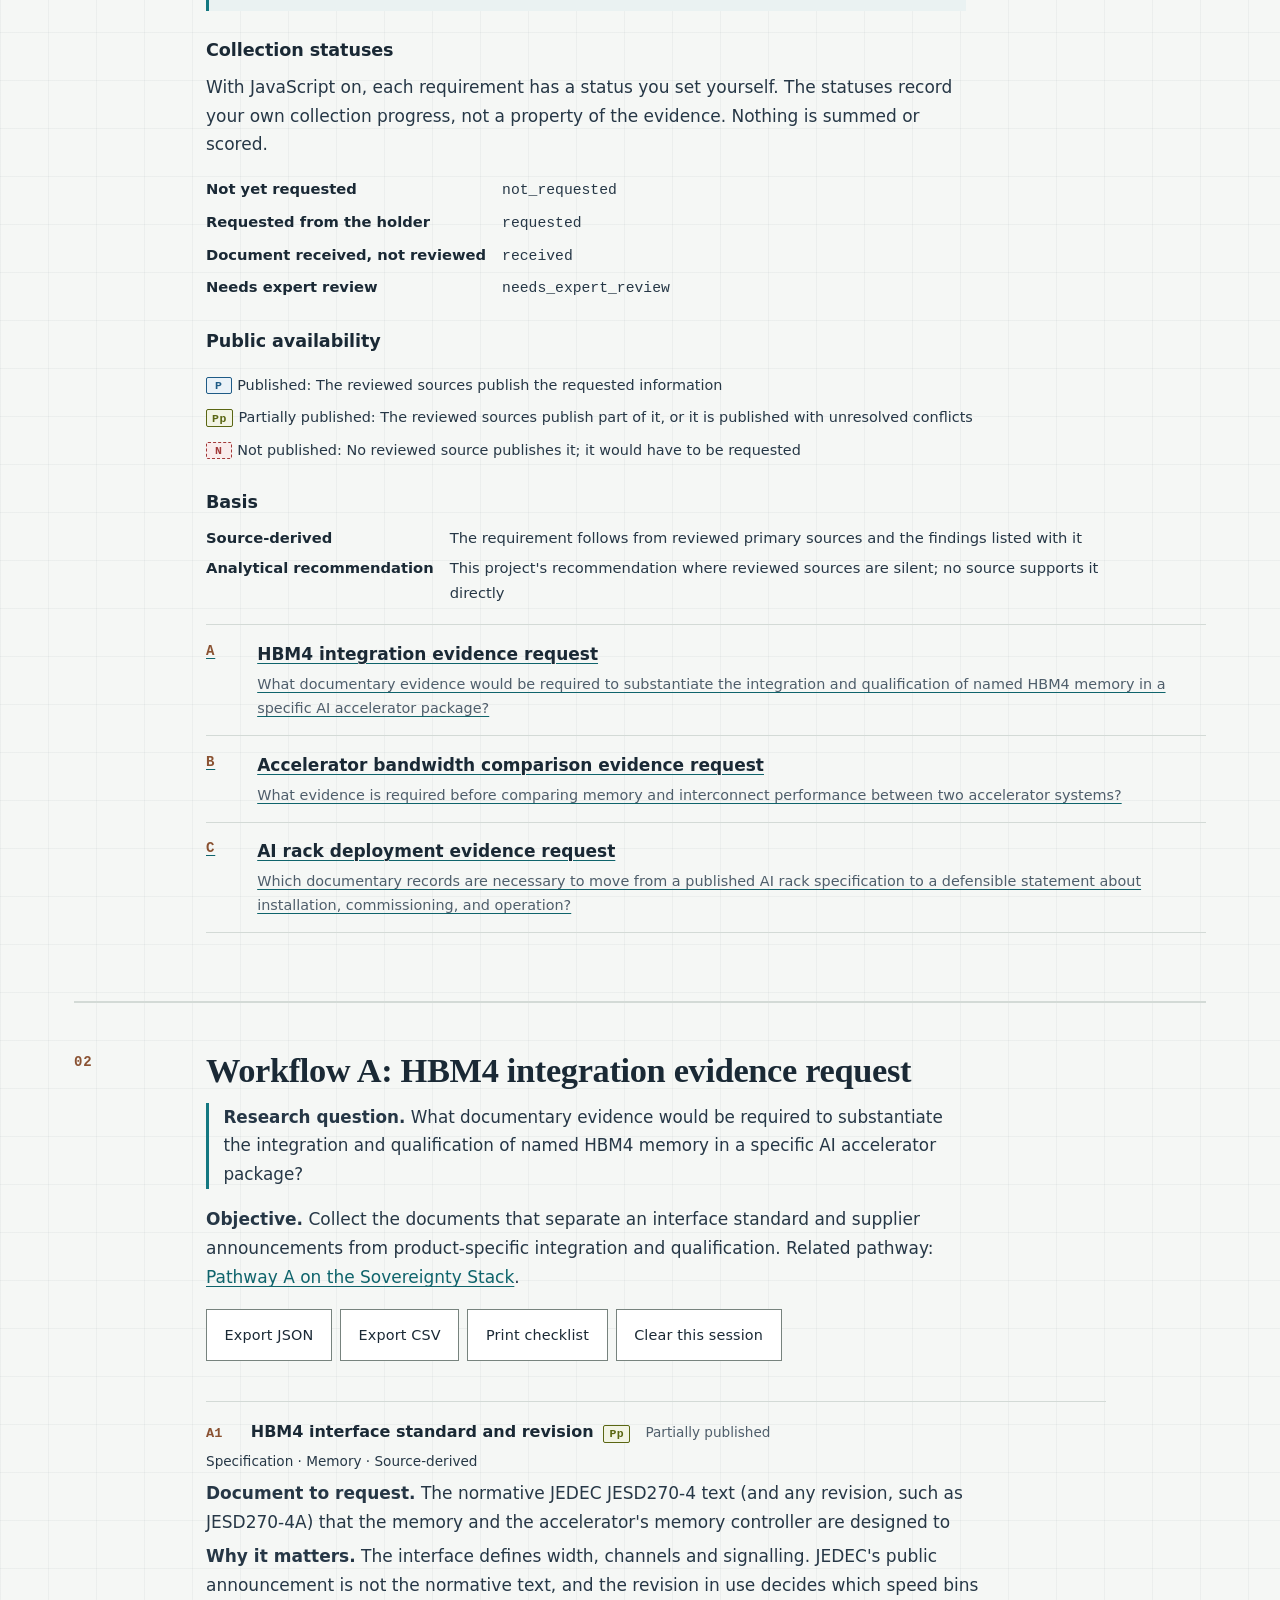
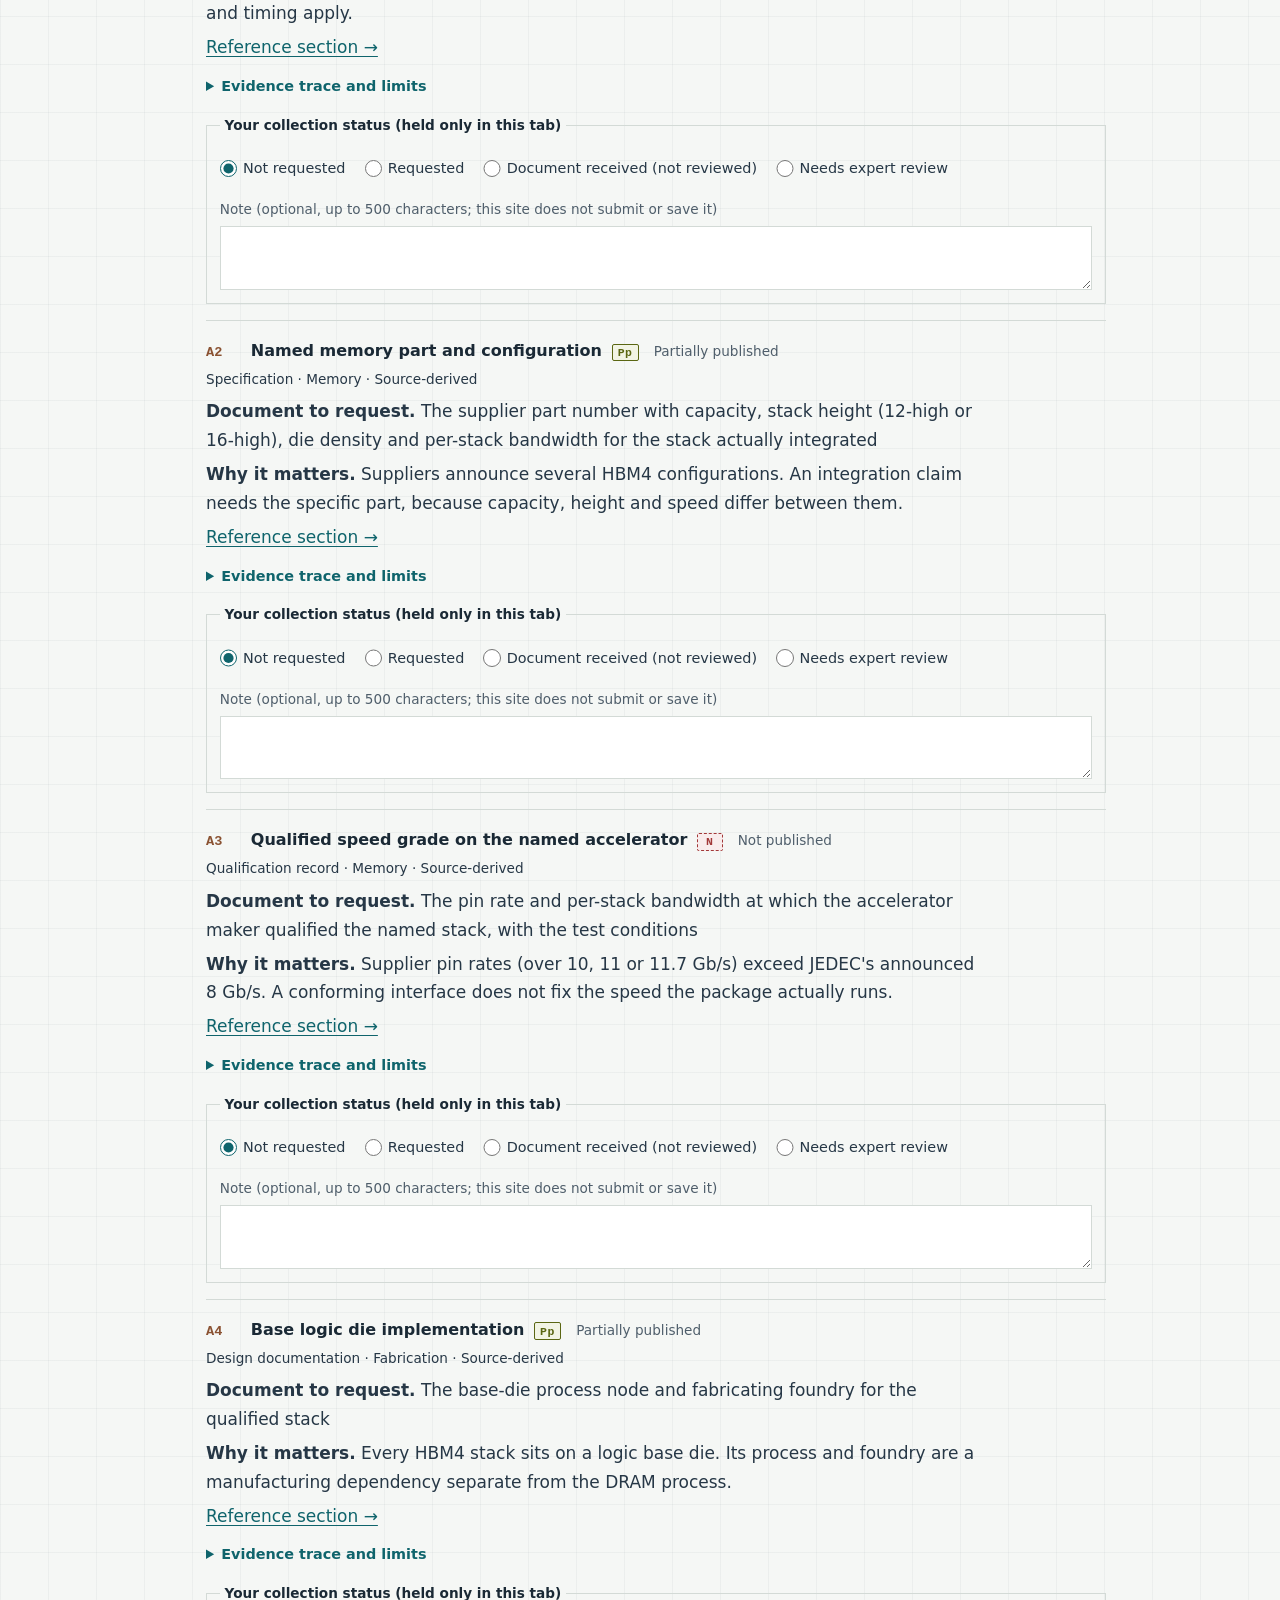
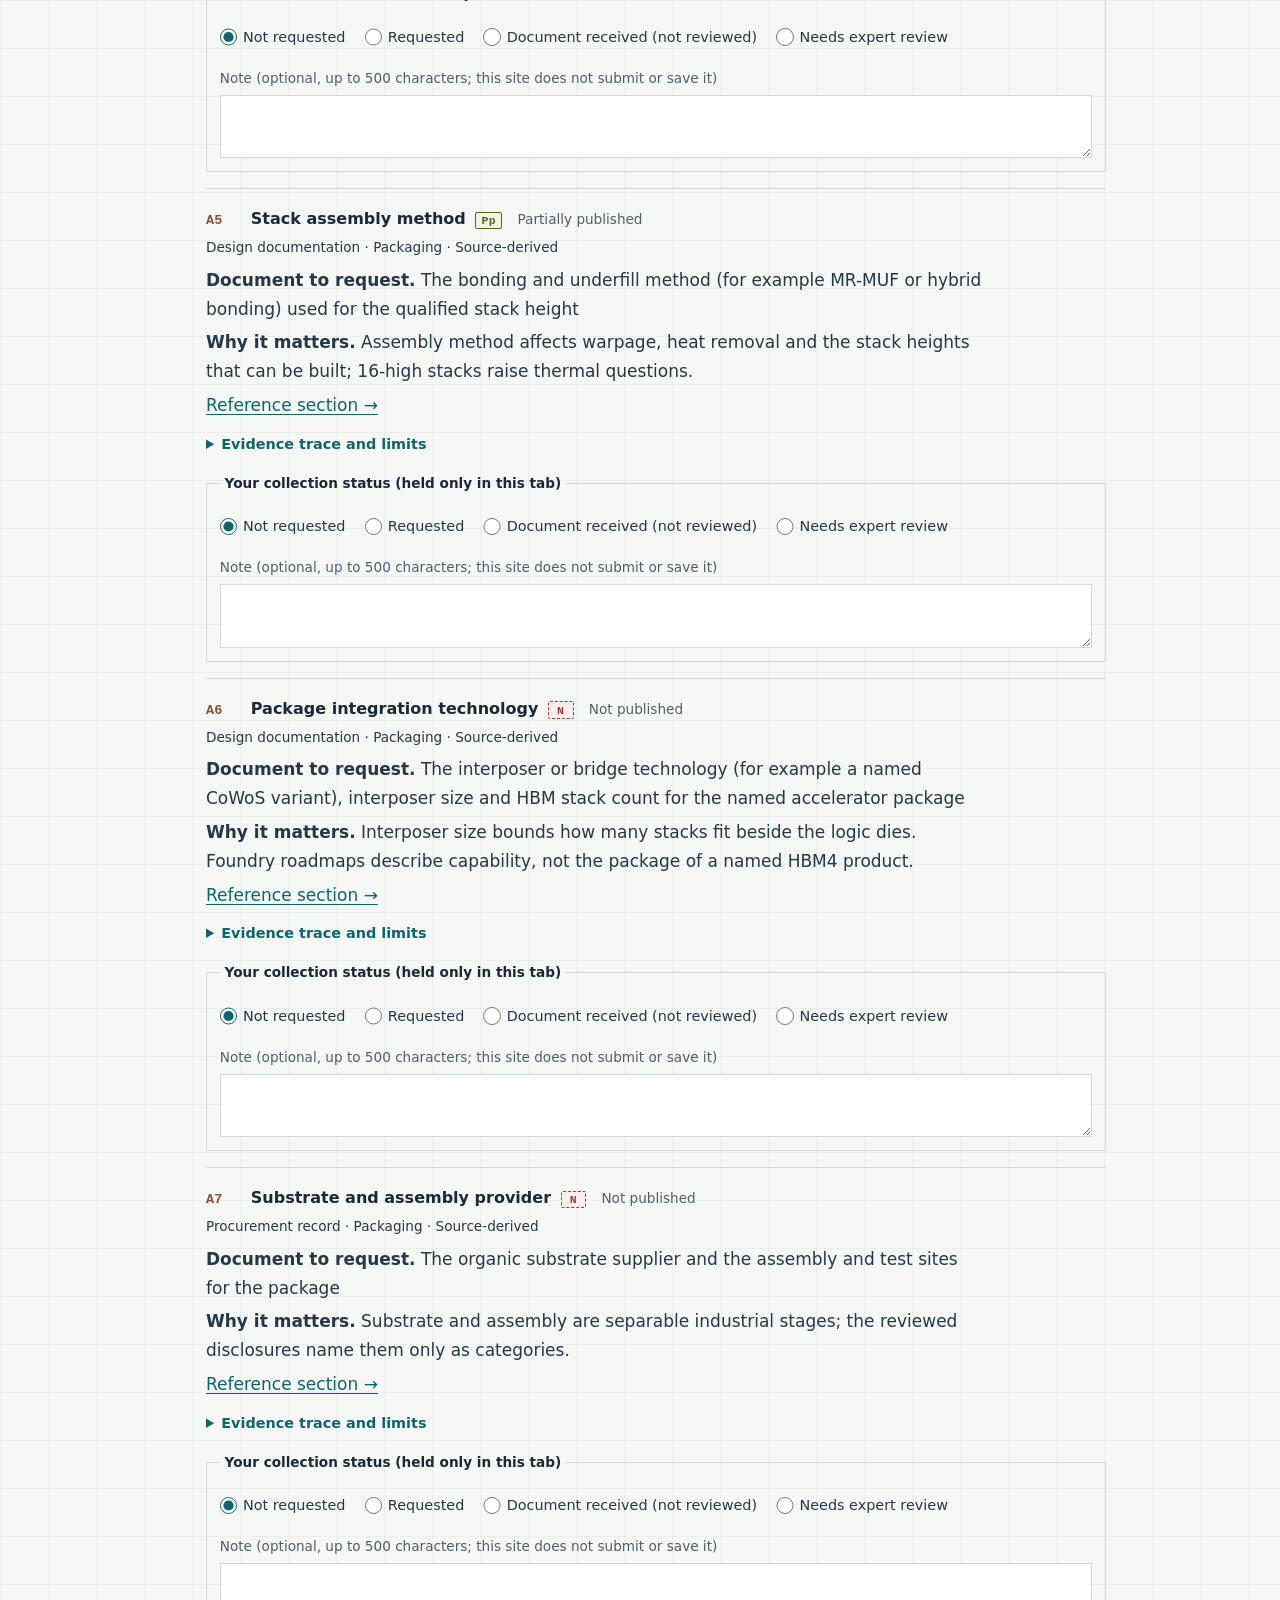
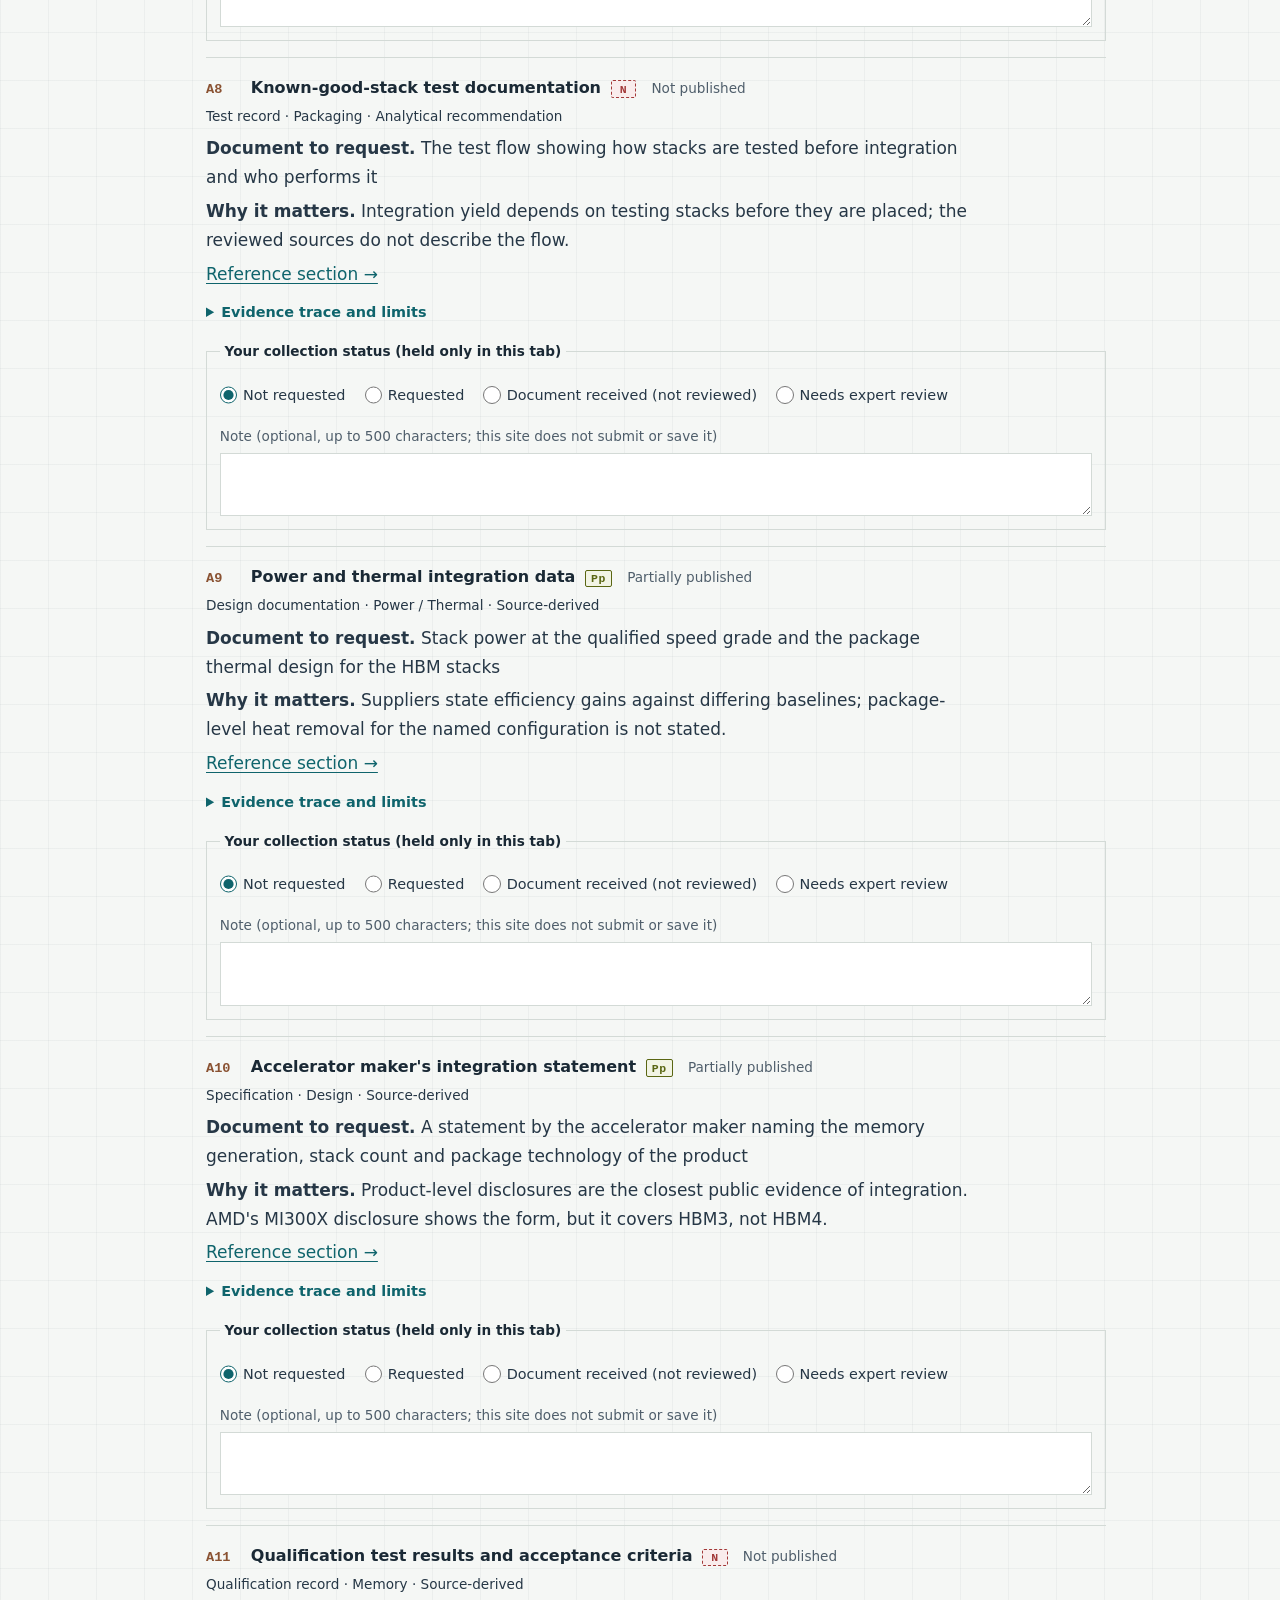
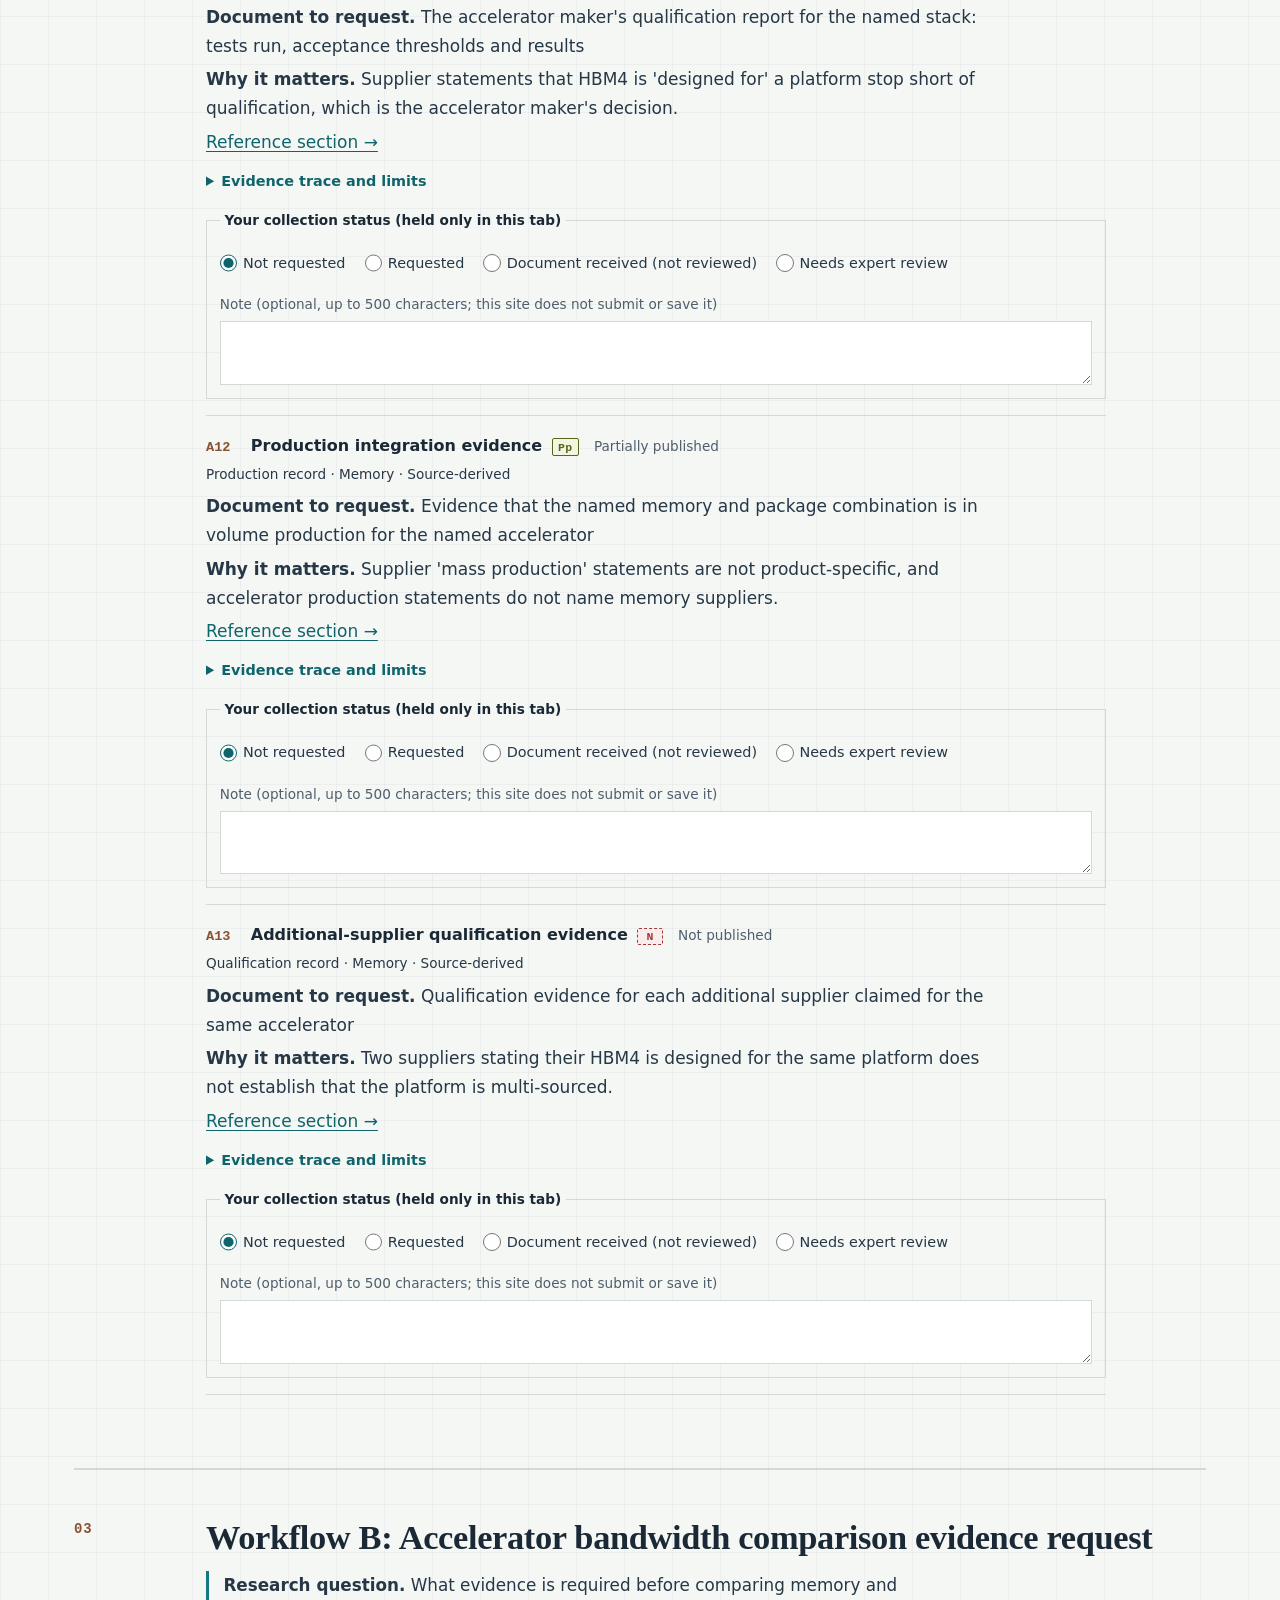
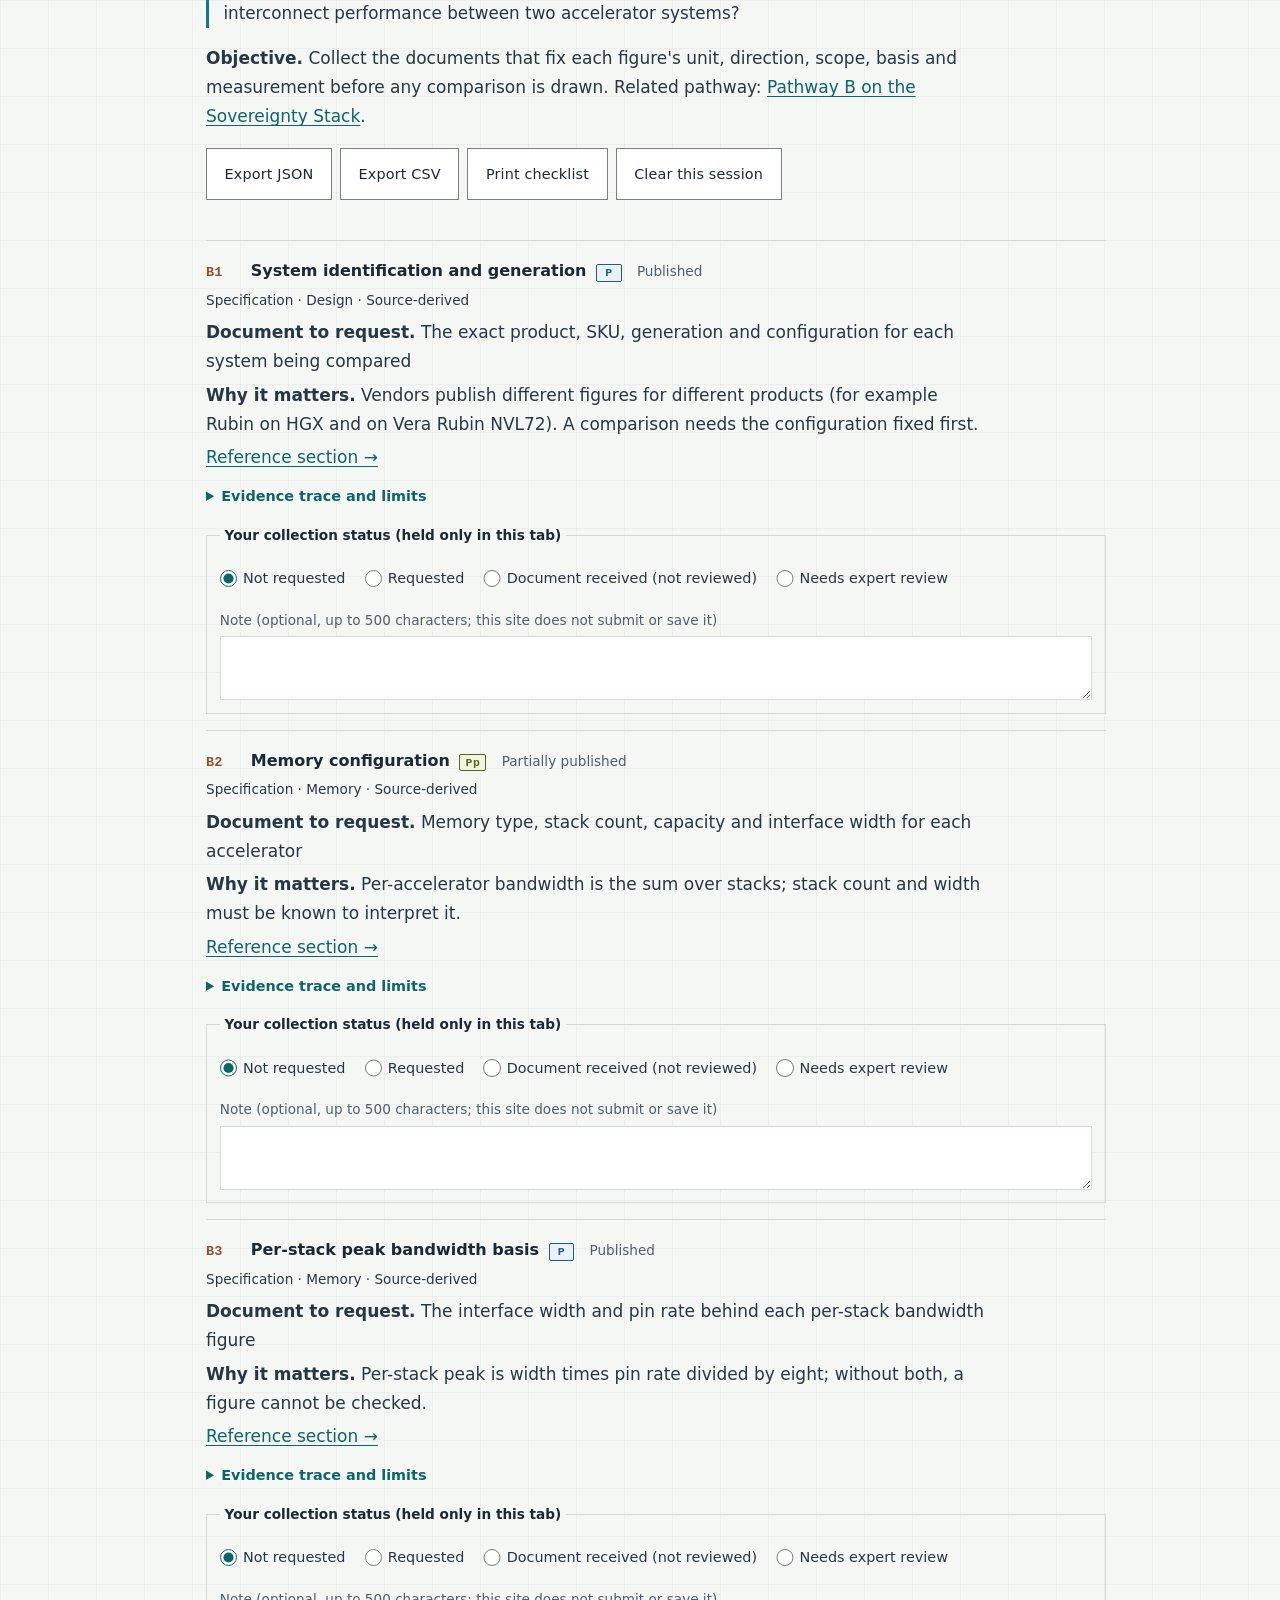
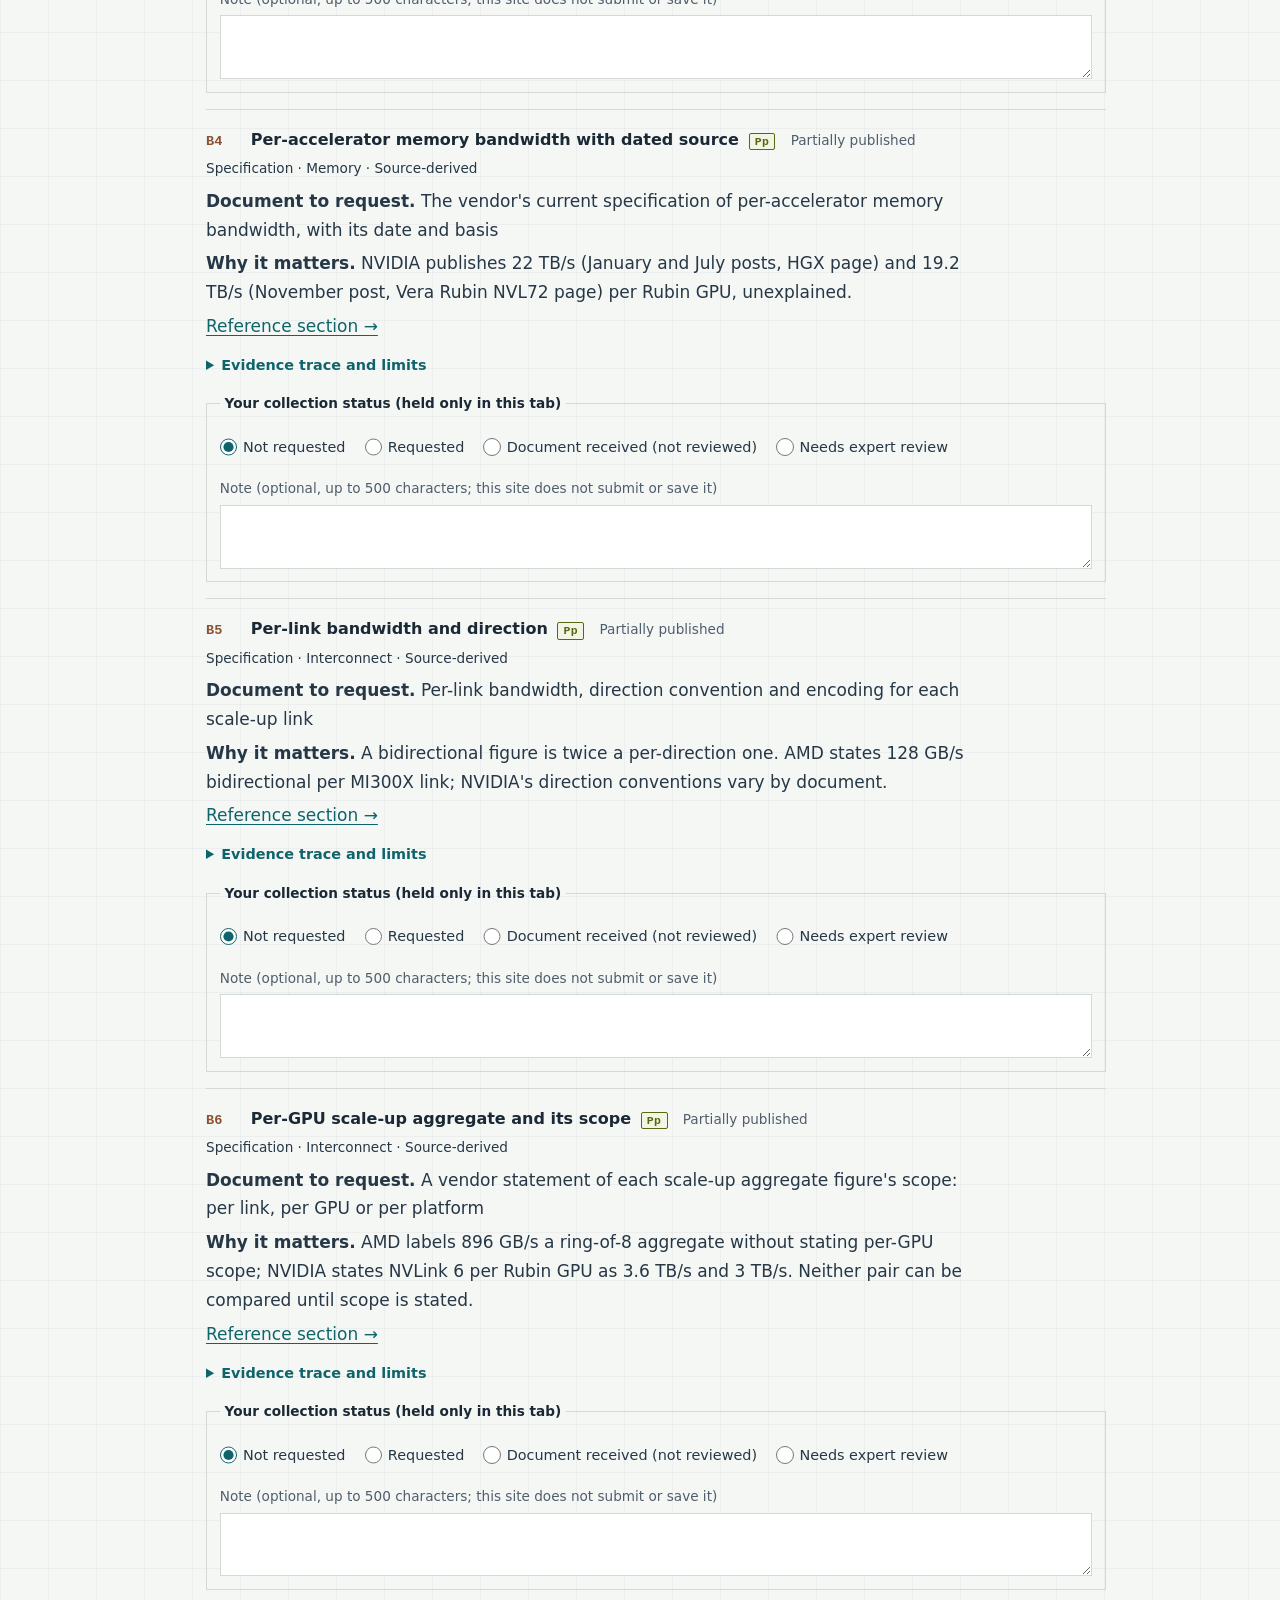
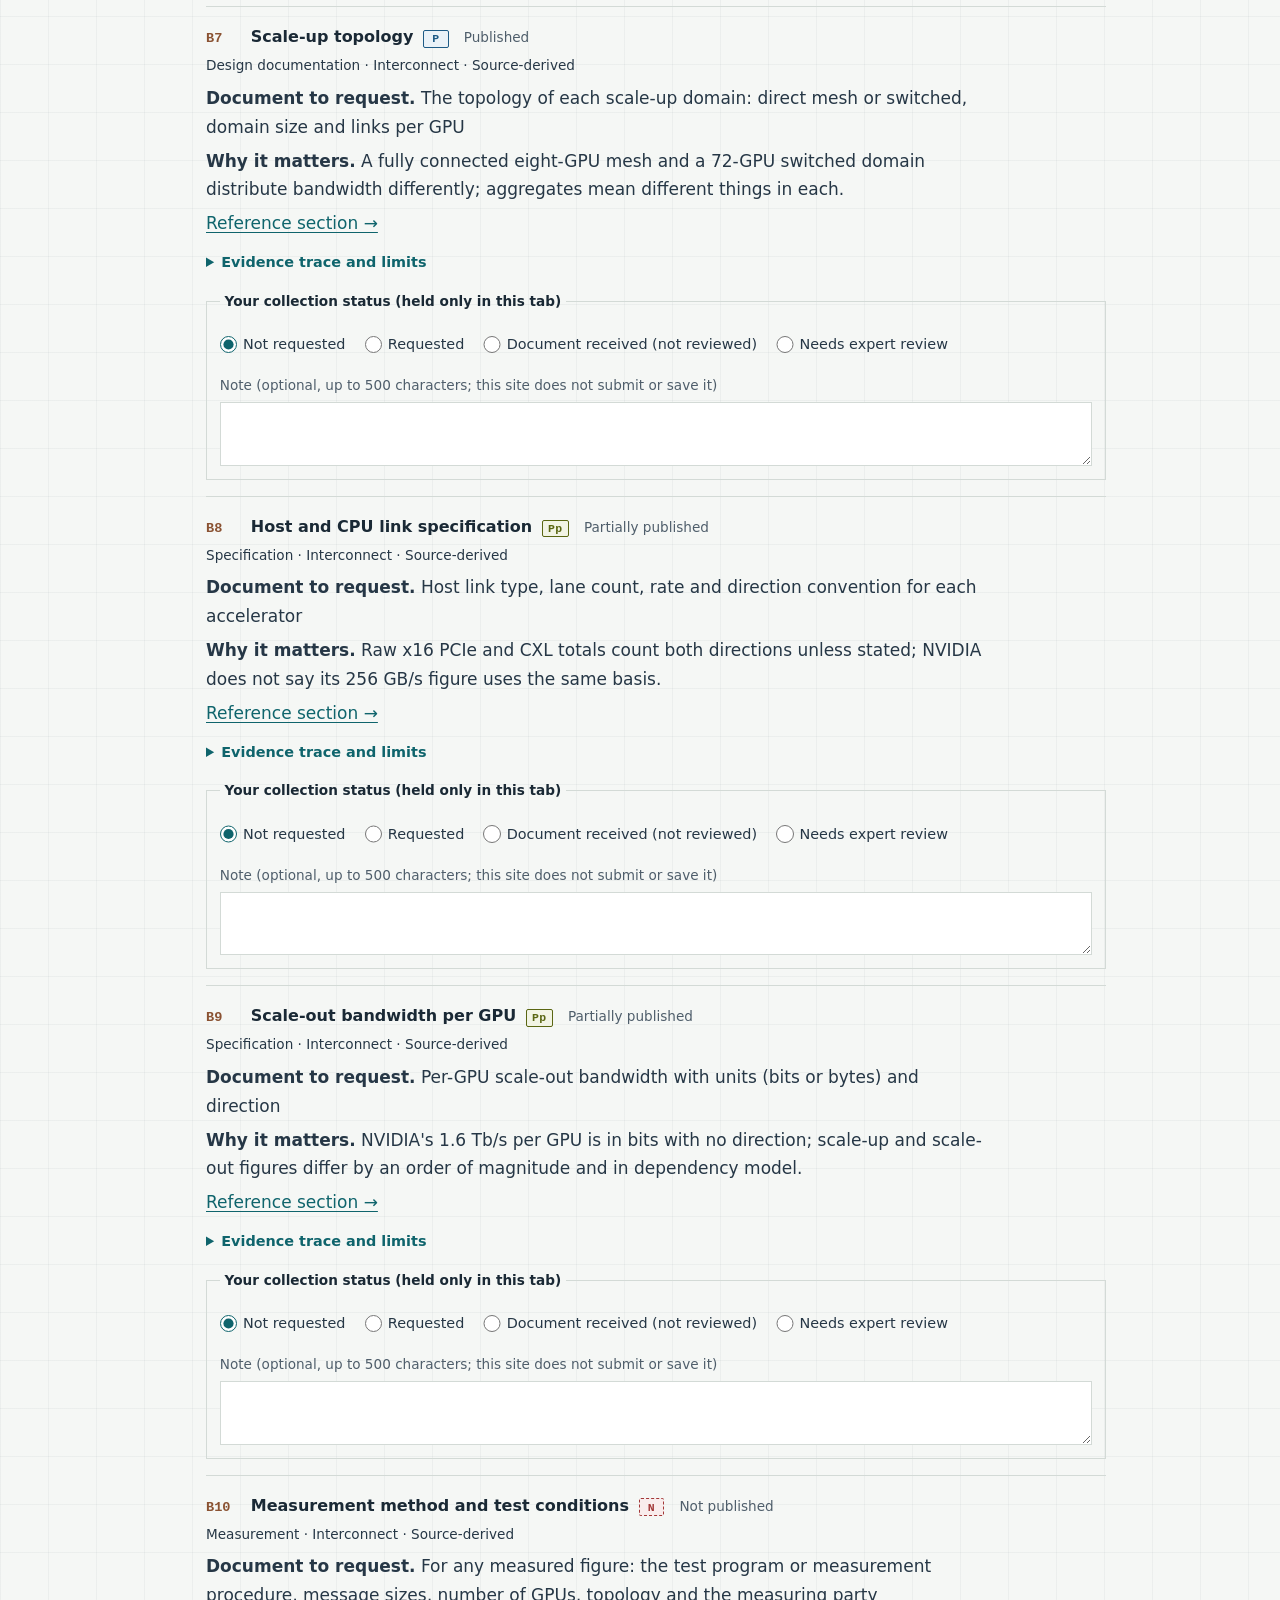
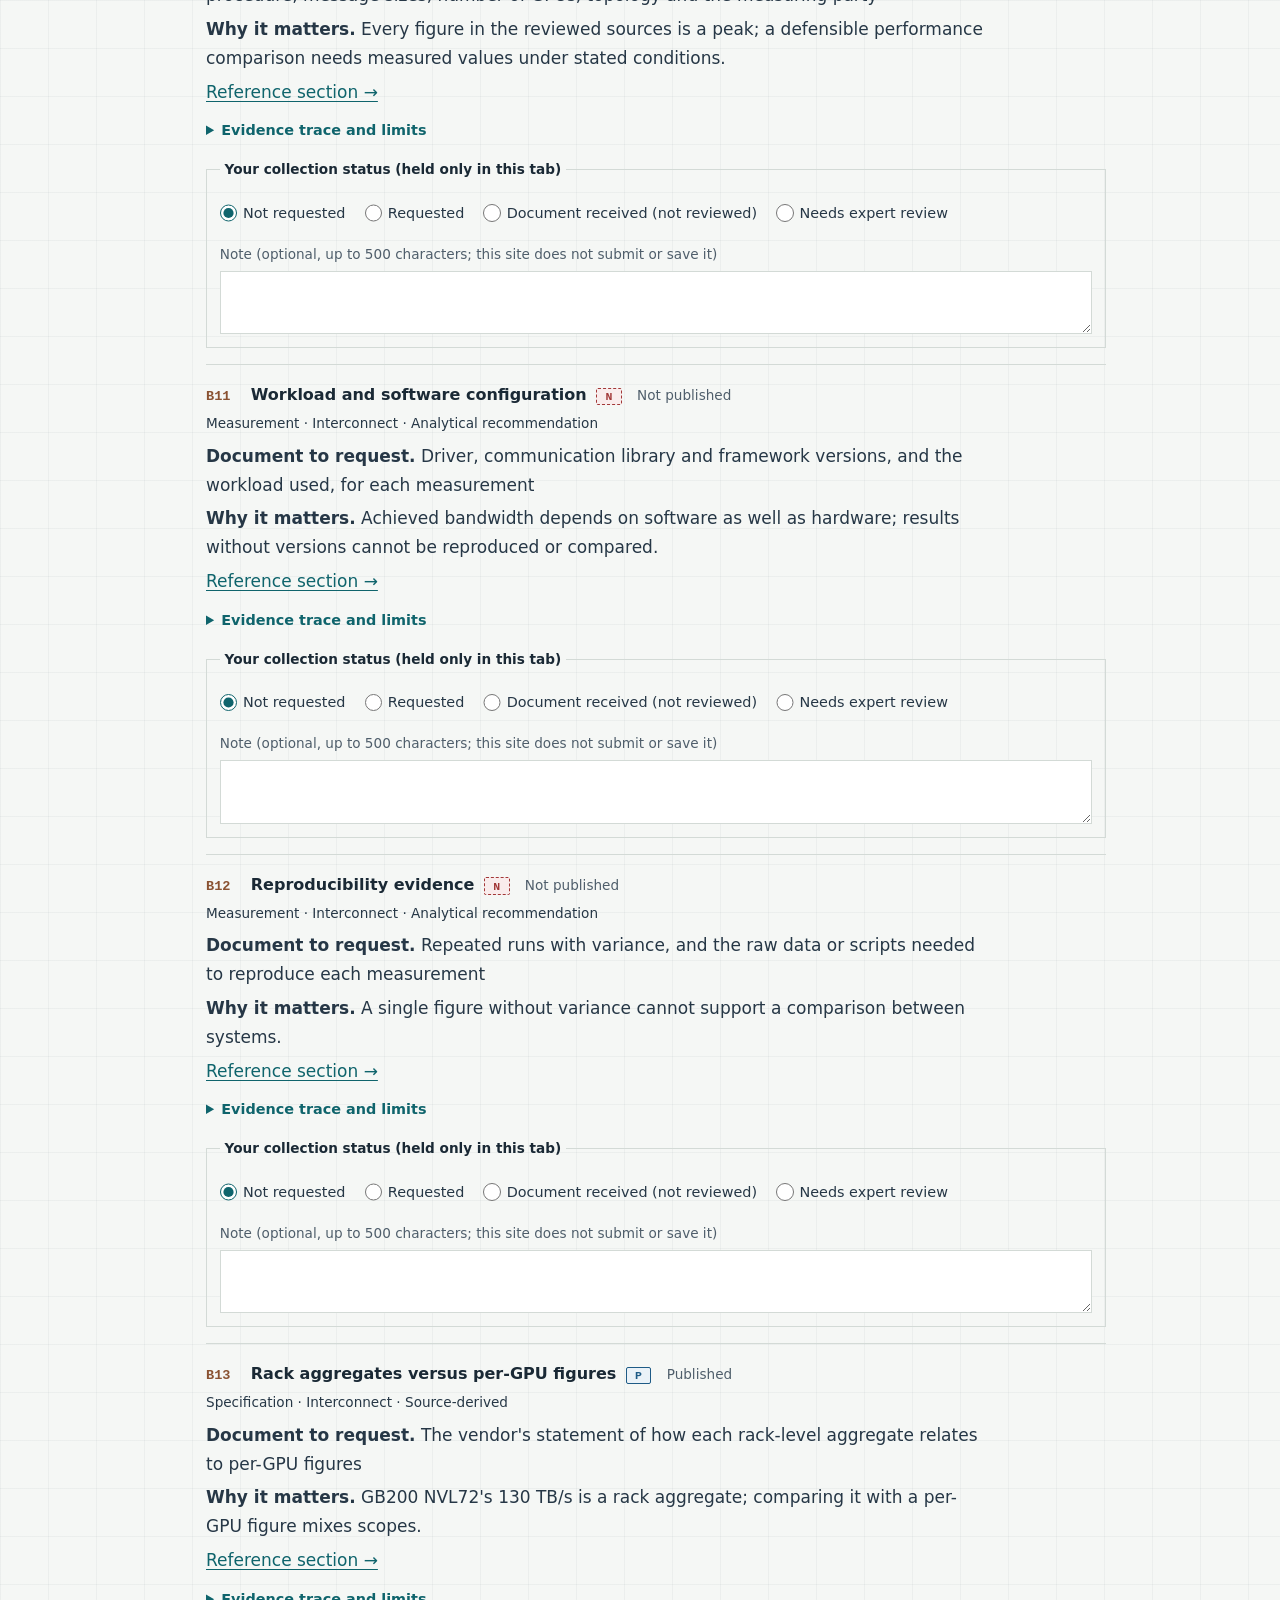
<file: research-workbench/index.html>
<!doctype html>
<html lang="en">
<head>
  <meta charset="utf-8">
  <meta name="viewport" content="width=device-width, initial-scale=1">
  <title>Research Workbench | AIElectronicChips.com</title>
  <meta name="description" content="Industrial evidence request workbench: the documents needed to research HBM4 integration, accelerator bandwidth comparisons and AI rack deployment, traced to sources and open conflicts.">
  <meta name="robots" content="index, follow">
  <link rel="canonical" href="https://aielectronicchips.com/research-workbench/">
  <meta property="og:type" content="website">
  <meta property="og:site_name" content="AIElectronicChips.com">
  <meta property="og:title" content="Industrial Evidence Request &amp; Research Workbench">
  <meta property="og:description" content="Industrial evidence request workbench: the documents needed to research HBM4 integration, accelerator bandwidth comparisons and AI rack deployment, traced to sources and open conflicts.">
  <meta property="og:url" content="https://aielectronicchips.com/research-workbench/">
  <meta property="og:image" content="https://aielectronicchips.com/assets/og/research-workbench.png">
  <meta property="og:image:width" content="1200">
  <meta property="og:image:height" content="630">
  <meta property="og:image:alt" content="AIElectronicChips.com — governed reference layer">
  <meta name="twitter:card" content="summary_large_image">
  <link rel="stylesheet" href="/assets/css/main.css">
  <link rel="stylesheet" href="/assets/css/evidence.css">
  <script type="application/ld+json">
{
  "@context": "https://schema.org",
  "@graph": [
    {
      "@type": "WebPage",
      "@id": "https://aielectronicchips.com/research-workbench/#webpage",
      "url": "https://aielectronicchips.com/research-workbench/",
      "name": "Industrial Evidence Request & Research Workbench",
      "description": "Evidence-request checklists for three research questions on HBM4 integration, accelerator bandwidth comparison and AI rack deployment. A research tool, not an assessment.",
      "isPartOf": {"@id": "https://aielectronicchips.com/#website"},
      "inLanguage": "en",
      "mainEntity": {"@id": "https://aielectronicchips.com/research-workbench/#workflows"},
      "breadcrumb": {
        "@type": "BreadcrumbList",
        "itemListElement": [
          {"@type": "ListItem", "position": 1, "name": "AIElectronicChips.com", "item": "https://aielectronicchips.com/"},
          {"@type": "ListItem", "position": 2, "name": "Research Workbench", "item": "https://aielectronicchips.com/research-workbench/"}
        ]
      }
    },
    {
      "@type": "ItemList",
      "@id": "https://aielectronicchips.com/research-workbench/#workflows",
      "name": "Evidence request workflows",
      "numberOfItems": 3,
      "itemListElement": [
        {"@type": "ListItem", "position": 1, "name": "HBM4 integration evidence request", "url": "https://aielectronicchips.com/research-workbench/#workflow-hbm4-integration"},
        {"@type": "ListItem", "position": 2, "name": "Accelerator bandwidth comparison evidence request", "url": "https://aielectronicchips.com/research-workbench/#workflow-bandwidth-comparison"},
        {"@type": "ListItem", "position": 3, "name": "AI rack deployment evidence request", "url": "https://aielectronicchips.com/research-workbench/#workflow-rack-deployment"}
      ]
    },
    {
      "@type": "Dataset",
      "@id": "https://aielectronicchips.com/research-workbench/#dataset",
      "name": "Industrial evidence requests",
      "description": "Machine-readable evidence requirements for the three workflows, each traced to release findings, registered sources and the conflict register. Scientific review pending.",
      "creator": {"@id": "https://aielectronicchips.com/#organization"},
      "dateModified": "2026-11-11",
      "distribution": {"@type": "DataDownload", "encodingFormat": "application/json", "contentUrl": "https://aielectronicchips.com/data/industrial-evidence-requests.json"}
    }
  ]
}
  </script>
  <script src="/assets/js/research-workbench.js" defer></script>
</head>
<body>
  <a class="skip-link" href="#main">Skip to main content</a>
  <header class="site-header">
    <a class="brand" href="/" aria-label="AIElectronicChips.com home"><span class="brand-mark" aria-hidden="true"></span><span>AI<span>Electronic</span>Chips</span></a>
    <nav class="primary-nav" aria-label="Primary navigation"><a href="/">Overview</a><a href="/sovereignty-stack/">Stack</a><a href="/chip-dependency-map/">Dependency Map</a><a href="/methodology/">Methodology</a><a href="/strategic-availability/">Strategic Availability</a></nav>
  </header>
  <main id="main">
    <header class="page-hero">
      <div class="trace" aria-hidden="true"></div>
      <p class="eyebrow">Research tool · Evidence requests for three research questions</p>
      <h1>Industrial Evidence Request &amp; Research Workbench</h1>
      <p class="lead">The documents a researcher would need to answer three questions about HBM4 integration, accelerator bandwidth and AI rack deployment, and what each would still leave open.</p>
      <p class="intro">Every requirement is traced to the release findings, registered sources and conflict-register entries behind it. Where reviewed sources are silent, the requirement is marked as this project's recommendation. For the rack workflow, a <a href="#workflow-rack-deployment-preflight">documentary preflight</a> shows which record each claim needs, which attributes it must carry and what it could not establish.</p>
      <div class="framing-note"><strong>Not an assessment</strong><span>The workbench prepares evidence requests. It does not state that any product, supplier or site meets a requirement, and it produces no readiness, qualification, compliance or comparative result.</span></div>
      <noscript><div class="framing-note wb-noscript"><strong>Without JavaScript</strong><span>The full catalog below, including the Workflow C documentary preflight, is readable and printable. Collection statuses, notes, preflight selections and JSON or CSV export need JavaScript; the machine-readable model is available as <a href="/data/industrial-evidence-requests.json">industrial-evidence-requests.json</a>.</span></div></noscript>
      <p class="intro wb-privacy">Privacy: this website does not submit, save or add to the address the statuses, notes and preflight selections you enter, and reloading the page clears them. The preflight asks only whether a document and its attributes are present; it needs no document, identifier or upload. Browser spelling and autocorrect are switched off for notes, but other browser, extension or operating-system input features follow your own settings, so avoid entering confidential material.</p>
    </header>
    <div class="content-shell">
<!-- research-workbench:start -->
<section class="reference-sections" id="workbench-guide" aria-labelledby="guide-title">
<article class="reference-block"><div class="block-index">01</div><div>
<h2 id="guide-title">How to use the workbench</h2>
<p class="detail">Each workflow starts from one research question and lists the documents a researcher would need to answer it, 41 requirements in all. For every requirement the catalog says whether reviewed public sources already publish the information, which release findings and registered sources it rests on, which entries in the conflict register affect it, and what a received document would still not establish without expert review.</p>
<div class="framing-note"><strong>Boundary</strong><span>Evidence-request preparation, not an assessment. A requirement names documents a researcher would need; it does not state that those documents exist, that any product meets the requirement, or that any dependency is approved. User-recorded statuses stay in the browser and are never validation: a received document has not been reviewed, authenticated or found sufficient. Compiled 2026-11-11; scientific review pending. Machine-readable model: <a href="/data/industrial-evidence-requests.json">industrial-evidence-requests.json</a>.</span></div>
<h3>Collection statuses</h3><p class="detail">With JavaScript on, each requirement has a status you set yourself. The statuses record your own collection progress, not a property of the evidence. Nothing is summed or scored.</p>
<dl class="wb-definitions"><dt>Not yet requested</dt><dd><code>not_requested</code></dd><dt>Requested from the holder</dt><dd><code>requested</code></dd><dt>Document received, not reviewed</dt><dd><code>received</code></dd><dt>Needs expert review</dt><dd><code>needs_expert_review</code></dd></dl>
<h3>Public availability</h3><ul class="class-legend" aria-label="Public availability labels"><li><span class="tag tag-s">P</span>Published: The reviewed sources publish the requested information</li><li><span class="tag tag-c">Pp</span>Partially published: The reviewed sources publish part of it, or it is published with unresolved conflicts</li><li><span class="tag tag-u">N</span>Not published: No reviewed source publishes it; it would have to be requested</li></ul>
<h3>Basis</h3><dl class="wb-definitions"><dt>Source-derived</dt><dd>The requirement follows from reviewed primary sources and the findings listed with it</dd><dt>Analytical recommendation</dt><dd>This project&#x27;s recommendation where reviewed sources are silent; no source supports it directly</dd></dl>
<nav class="pathway-chooser" aria-label="Choose a workflow"><ol>
<li><a href="#workflow-hbm4-integration"><span class="layer-id">A</span><span><strong>HBM4 integration evidence request</strong><small>What documentary evidence would be required to substantiate the integration and qualification of named HBM4 memory in a specific AI accelerator package?</small></span></a></li>
<li><a href="#workflow-bandwidth-comparison"><span class="layer-id">B</span><span><strong>Accelerator bandwidth comparison evidence request</strong><small>What evidence is required before comparing memory and interconnect performance between two accelerator systems?</small></span></a></li>
<li><a href="#workflow-rack-deployment"><span class="layer-id">C</span><span><strong>AI rack deployment evidence request</strong><small>Which documentary records are necessary to move from a published AI rack specification to a defensible statement about installation, commissioning, and operation?</small></span></a></li>
</ol></nav></div></article></section>
<section class="reference-sections" aria-labelledby="workflow-hbm4-integration-title">
<article class="reference-block wb-workflow" id="workflow-hbm4-integration"><div class="block-index">02</div><div>
<h2 id="workflow-hbm4-integration-title">Workflow A: HBM4 integration evidence request</h2>
<p class="pathway-question wb-question"><strong>Research question.</strong> What documentary evidence would be required to substantiate the integration and qualification of named HBM4 memory in a specific AI accelerator package?</p>
<p class="detail"><strong>Objective.</strong> Collect the documents that separate an interface standard and supplier announcements from product-specific integration and qualification. Related pathway: <a href="/sovereignty-stack/#pathway-hbm-to-advanced-packaging">Pathway A on the Sovereignty Stack</a>.</p>
<div class="wb-toolbar" role="group" aria-label="Workflow A checklist actions" hidden></div>
<ol class="pathway-steps wb-requirements" aria-label="Workflow A evidence requirements">
<li class="wb-req" id="ra-01-interface-revision" data-category="specification" data-basis="source_derived" data-availability="partially_published" data-reference="/hbm-memory/#generations">
<div class="step-head"><span class="step-no">A1</span><h4 class="wb-req-title">HBM4 interface standard and revision</h4><span class="tag tag-c" title="Partially published">Pp</span><span class="visually-hidden">Public availability: </span><span class="wb-avail">Partially published</span></div>
<p class="wb-meta">Specification · Memory · Source-derived</p>
<p class="wb-doc"><strong>Document to request.</strong> The normative JEDEC JESD270-4 text (and any revision, such as JESD270-4A) that the memory and the accelerator&#x27;s memory controller are designed to</p>
<p class="wb-why"><strong>Why it matters.</strong> The interface defines width, channels and signalling. JEDEC&#x27;s public announcement is not the normative text, and the revision in use decides which speed bins and timing apply.</p>
<p class="step-link"><a href="/hbm-memory/#generations">Reference section →</a></p>
<details class="evidence-trace"><summary>Evidence trace and limits</summary><dl>
<dt>Technical scope</dt><dd>Per HBM4 stack interface</dd>
<dt>Release findings</dt><dd><code>f-std-interface</code> <span class="muted">(<code>aec-hbm4-evidence-release-001</code>)</span>, <code>f-std-channels</code> <span class="muted">(<code>aec-hbm4-evidence-release-001</code>)</span>, <code>f-std-compat</code> <span class="muted">(<code>aec-hbm4-evidence-release-001</code>)</span></dd>
<dt>Registered sources</dt><dd><ul class="wb-sources"><li><code>jedec-jesd270-4-hbm4-standard-2025</code>: JEDEC Solid State Technology Association, “JEDEC and Industry Leaders Collaborate to Release JESD270-4 HBM4 Standard: Advancing Bandwidth, Efficiency, and Capacity for AI and HPC”, 2025-04-16. <a href="https://www.jedec.org/news/pressreleases/jedec%C2%AE-and-industry-leaders-collaborate-release-jesd270-4-hbm4-standard-advancing">Original source</a></li></ul></dd>
<dt>Open questions</dt><dd><ul class="wb-unresolved"><li><code>u-jedec-text</code>: What do the normative JESD270-4 and JESD270-4A documents specify beyond the announcement, including timing, any speed bins above 8 Gb/s and the revision-A changes?</li></ul></dd>
<dt>Consider on receipt</dt><dd><ul><li>Names the exact document number and revision</li><li>States the speed bins and voltage options used</li></ul></dd>
<dt>Limitations</dt><dd><ul class="wb-limitations"><li>The normative text is distributed by JEDEC and was not reviewed by this project</li></ul></dd>
<dt>After expert review</dt><dd>Could support a bounded statement about: Which interface parameters the integration must meet</dd>
<dt>Not established without review</dt><dd class="wb-not-established">That any named part or package conforms to the standard</dd>
</dl></details>
<div class="wb-controls"></div>
</li>
<li class="wb-req" id="ra-02-memory-part" data-category="specification" data-basis="source_derived" data-availability="partially_published" data-reference="/hbm-memory/#generations">
<div class="step-head"><span class="step-no">A2</span><h4 class="wb-req-title">Named memory part and configuration</h4><span class="tag tag-c" title="Partially published">Pp</span><span class="visually-hidden">Public availability: </span><span class="wb-avail">Partially published</span></div>
<p class="wb-meta">Specification · Memory · Source-derived</p>
<p class="wb-doc"><strong>Document to request.</strong> The supplier part number with capacity, stack height (12-high or 16-high), die density and per-stack bandwidth for the stack actually integrated</p>
<p class="wb-why"><strong>Why it matters.</strong> Suppliers announce several HBM4 configurations. An integration claim needs the specific part, because capacity, height and speed differ between them.</p>
<p class="step-link"><a href="/hbm-memory/#generations">Reference section →</a></p>
<details class="evidence-trace"><summary>Evidence trace and limits</summary><dl>
<dt>Technical scope</dt><dd>Per HBM4 stack</dd>
<dt>Release findings</dt><dd><code>f-skh-12h</code> <span class="muted">(<code>aec-hbm4-evidence-release-001</code>)</span>, <code>f-mu-16h</code> <span class="muted">(<code>aec-hbm4-evidence-release-001</code>)</span>, <code>f-ss-hbm4-config</code> <span class="muted">(<code>aec-hbm4-evidence-release-001</code>)</span>, <code>f-an-die-density</code> <span class="muted">(<code>aec-hbm4-evidence-release-001</code>)</span></dd>
<dt>Registered sources</dt><dd><ul class="wb-sources"><li><code>skhynix-hbm4-12h-samples-2025</code>: SK hynix Inc., “SK hynix Ships World&#x27;s First 12-Layer HBM4 Samples to Customers”, 2025-03-19. <a href="https://news.skhynix.com/en/sk-hynix-ships-world-first-12-layer-hbm4-samples-to-customers/">Original source</a></li><li><code>micron-hbm4-volume-production-2026</code>: Micron Technology, Inc., “Micron in High-Volume Production of HBM4 Designed for NVIDIA Vera Rubin, PCIe Gen6 SSD and SOCAMM2”, 2026-03-16. <a href="https://investors.micron.com/news/press-release/2026/Micron-in-High-Volume-Production-of-HBM4-Designed-for-NVIDIA-Vera-Rubin-PCIe-Gen6-SSD-and-SOCAMM2-03-16-2026/default.aspx">Original source</a></li><li><code>samsung-hbm4-commercial-shipment-2026</code>: Samsung Electronics, “Samsung Ships Industry-First Commercial HBM4 With Ultimate Performance for AI Computing”, 2026-02-12. <a href="https://news.samsungsemiconductor.com/global/samsung-ships-industry-first-commercial-hbm4-with-ultimate-performance-for-ai-computing/">Original source</a></li></ul></dd>
<dt>Open questions</dt><dd><ul class="wb-unresolved"><li><code>u-qualification</code>: Which suppliers&#x27; HBM4 is qualified for which accelerator platforms, and at what speed grade?</li></ul></dd>
<dt>Consider on receipt</dt><dd><ul><li>Issued by the memory supplier or the accelerator maker</li><li>Ties the part number to the named accelerator</li></ul></dd>
<dt>Limitations</dt><dd><ul class="wb-limitations"><li>Supplier announcements give configurations, not which part a given accelerator uses</li></ul></dd>
<dt>After expert review</dt><dd>Could support a bounded statement about: Which stack configuration the package carries</dd>
<dt>Not established without review</dt><dd class="wb-not-established">That the named part is qualified in the accelerator</dd>
</dl></details>
<div class="wb-controls"></div>
</li>
<li class="wb-req" id="ra-03-speed-grade" data-category="qualification_record" data-basis="source_derived" data-availability="not_published" data-reference="/hbm-memory/#bandwidth">
<div class="step-head"><span class="step-no">A3</span><h4 class="wb-req-title">Qualified speed grade on the named accelerator</h4><span class="tag tag-u" title="Not published">N</span><span class="visually-hidden">Public availability: </span><span class="wb-avail">Not published</span></div>
<p class="wb-meta">Qualification record · Memory · Source-derived</p>
<p class="wb-doc"><strong>Document to request.</strong> The pin rate and per-stack bandwidth at which the accelerator maker qualified the named stack, with the test conditions</p>
<p class="wb-why"><strong>Why it matters.</strong> Supplier pin rates (over 10, 11 or 11.7 Gb/s) exceed JEDEC&#x27;s announced 8 Gb/s. A conforming interface does not fix the speed the package actually runs.</p>
<p class="step-link"><a href="/hbm-memory/#bandwidth">Reference section →</a></p>
<details class="evidence-trace"><summary>Evidence trace and limits</summary><dl>
<dt>Technical scope</dt><dd>Per stack, on one accelerator platform</dd>
<dt>Release findings</dt><dd><code>f-an-bandwidth</code> <span class="muted">(<code>aec-hbm4-evidence-release-001</code>)</span>, <code>f-skh-io-speed</code> <span class="muted">(<code>aec-hbm4-evidence-release-001</code>)</span>, <code>f-mu-2026</code> <span class="muted">(<code>aec-hbm4-evidence-release-001</code>)</span></dd>
<dt>Registered sources</dt><dd><ul class="wb-sources"><li><code>jedec-jesd270-4-hbm4-standard-2025</code>: JEDEC Solid State Technology Association, “JEDEC and Industry Leaders Collaborate to Release JESD270-4 HBM4 Standard: Advancing Bandwidth, Efficiency, and Capacity for AI and HPC”, 2025-04-16. <a href="https://www.jedec.org/news/pressreleases/jedec%C2%AE-and-industry-leaders-collaborate-release-jesd270-4-hbm4-standard-advancing">Original source</a></li><li><code>micron-hbm4-volume-production-2026</code>: Micron Technology, Inc., “Micron in High-Volume Production of HBM4 Designed for NVIDIA Vera Rubin, PCIe Gen6 SSD and SOCAMM2”, 2026-03-16. <a href="https://investors.micron.com/news/press-release/2026/Micron-in-High-Volume-Production-of-HBM4-Designed-for-NVIDIA-Vera-Rubin-PCIe-Gen6-SSD-and-SOCAMM2-03-16-2026/default.aspx">Original source</a></li><li><code>skhynix-hbm4-development-mass-production-2025</code>: SK hynix Inc., “SK hynix Completes World&#x27;s First HBM4 Development and Readies Mass Production”, 2025-09-12. <a href="https://news.skhynix.com/en/sk-hynix-completes-worlds-first-hbm4-development-and-readies-mass-production/">Original source</a></li></ul></dd>
<dt>Open questions</dt><dd><ul class="wb-unresolved"><li><code>u-qualification</code>: Which suppliers&#x27; HBM4 is qualified for which accelerator platforms, and at what speed grade?</li></ul></dd>
<dt>Conflict register</dt><dd><ul class="wb-conflicts"><li><code>ec-hbm4-package-qualification</code>: <a href="/sources/#ec-hbm4-package-qualification">HBM4 package integration and qualification</a> (missing primary evidence)</li></ul></dd>
<dt>Consider on receipt</dt><dd><ul><li>States pin rate, temperature and voltage conditions</li><li>Comes from the accelerator maker&#x27;s qualification, not a supplier press release</li></ul></dd>
<dt>Limitations</dt><dd><ul class="wb-limitations"><li>No reviewed source discloses a qualified speed grade for a named HBM4 accelerator</li></ul></dd>
<dt>After expert review</dt><dd>Could support a bounded statement about: The bandwidth the integrated memory is specified to deliver</dd>
<dt>Not established without review</dt><dd class="wb-not-established">That supplier-announced pin rates apply to the integrated part</dd>
</dl></details>
<div class="wb-controls"></div>
</li>
<li class="wb-req" id="ra-04-base-die" data-category="design_documentation" data-basis="source_derived" data-availability="partially_published" data-reference="/hbm-memory/#base-die">
<div class="step-head"><span class="step-no">A4</span><h4 class="wb-req-title">Base logic die implementation</h4><span class="tag tag-c" title="Partially published">Pp</span><span class="visually-hidden">Public availability: </span><span class="wb-avail">Partially published</span></div>
<p class="wb-meta">Design documentation · Fabrication · Source-derived</p>
<p class="wb-doc"><strong>Document to request.</strong> The base-die process node and fabricating foundry for the qualified stack</p>
<p class="wb-why"><strong>Why it matters.</strong> Every HBM4 stack sits on a logic base die. Its process and foundry are a manufacturing dependency separate from the DRAM process.</p>
<p class="step-link"><a href="/hbm-memory/#base-die">Reference section →</a></p>
<details class="evidence-trace"><summary>Evidence trace and limits</summary><dl>
<dt>Technical scope</dt><dd>Per HBM4 stack</dd>
<dt>Release findings</dt><dd><code>f-skh-base-die-2026</code> <span class="muted">(<code>aec-hbm4-evidence-release-001</code>)</span>, <code>f-ss-base-die</code> <span class="muted">(<code>aec-hbm4-evidence-release-001</code>)</span>, <code>f-mu-base-die</code> <span class="muted">(<code>aec-hbm4-evidence-release-001</code>)</span>, <code>f-an-logic-coupling</code> <span class="muted">(<code>aec-hbm4-evidence-release-001</code>)</span></dd>
<dt>Registered sources</dt><dd><ul class="wb-sources"><li><code>skhynix-full-stack-memory-2026</code>: SK hynix Inc., “From HBM to eSSD: How SK hynix is charting the future of full-stack memory”, 2026-07-08. <a href="https://news.skhynix.com/en/hbm-to-essd/">Original source</a></li><li><code>samsung-hbm4-commercial-shipment-2026</code>: Samsung Electronics, “Samsung Ships Industry-First Commercial HBM4 With Ultimate Performance for AI Computing”, 2026-02-12. <a href="https://news.samsungsemiconductor.com/global/samsung-ships-industry-first-commercial-hbm4-with-ultimate-performance-for-ai-computing/">Original source</a></li><li><code>micron-fy2026-form-10-k</code>: Micron Technology, Inc., “Micron Technology, Inc. Form 10-K for the fiscal year ended September 3, 2026”, 2026-09-03. <a href="https://www.sec.gov/Archives/edgar/data/0000723125/000072312526000023/mu-20260903.htm">Original source</a></li><li><code>tsmc-2025-na-technology-symposium</code>: Taiwan Semiconductor Manufacturing Company Limited, “TSMC Unveils Next-Generation A14 Process at North America Technology Symposium”, 2025-04-23. <a href="https://pr.tsmc.com/english/news/3228">Original source</a></li></ul></dd>
<dt>Open questions</dt><dd><ul class="wb-unresolved"><li><code>u-micron-base-die</code>: What process node is Micron&#x27;s in-house HBM4 base logic die built on?</li><li><code>u-skh-base-die-implementation</code>: Which TSMC process node is SK hynix&#x27;s HBM4 base die built on, and can a party other than SK hynix confirm the arrangement in shipping HBM4?</li></ul></dd>
<dt>Consider on receipt</dt><dd><ul><li>Names the node and the fabricating entity for the stack in question</li></ul></dd>
<dt>Limitations</dt><dd><ul class="wb-limitations"><li>SK hynix and Micron do not state the node for their HBM4 base dies</li></ul></dd>
<dt>After expert review</dt><dd>Could support a bounded statement about: Which logic manufacturing capability the stack depends on</dd>
<dt>Not established without review</dt><dd class="wb-not-established">That the stated arrangement applies to every shipped stack</dd>
</dl></details>
<div class="wb-controls"></div>
</li>
<li class="wb-req" id="ra-05-stack-assembly" data-category="design_documentation" data-basis="source_derived" data-availability="partially_published" data-reference="/hbm-memory/#packaging">
<div class="step-head"><span class="step-no">A5</span><h4 class="wb-req-title">Stack assembly method</h4><span class="tag tag-c" title="Partially published">Pp</span><span class="visually-hidden">Public availability: </span><span class="wb-avail">Partially published</span></div>
<p class="wb-meta">Design documentation · Packaging · Source-derived</p>
<p class="wb-doc"><strong>Document to request.</strong> The bonding and underfill method (for example MR-MUF or hybrid bonding) used for the qualified stack height</p>
<p class="wb-why"><strong>Why it matters.</strong> Assembly method affects warpage, heat removal and the stack heights that can be built; 16-high stacks raise thermal questions.</p>
<p class="step-link"><a href="/hbm-memory/#packaging">Reference section →</a></p>
<details class="evidence-trace"><summary>Evidence trace and limits</summary><dl>
<dt>Technical scope</dt><dd>Per HBM4 stack</dd>
<dt>Release findings</dt><dd><code>f-skh-mrmuf</code> <span class="muted">(<code>aec-hbm4-evidence-release-001</code>)</span>, <code>f-ss-hcb</code> <span class="muted">(<code>aec-hbm4-evidence-release-001</code>)</span>, <code>f-packaging-stages</code> <span class="muted">(<code>aec-hbm4-evidence-release-001</code>)</span></dd>
<dt>Registered sources</dt><dd><ul class="wb-sources"><li><code>skhynix-hbm4-12h-samples-2025</code>: SK hynix Inc., “SK hynix Ships World&#x27;s First 12-Layer HBM4 Samples to Customers”, 2025-03-19. <a href="https://news.skhynix.com/en/sk-hynix-ships-world-first-12-layer-hbm4-samples-to-customers/">Original source</a></li><li><code>samsung-hbm4-gtc-2026</code>: Samsung Electronics, “Samsung Unveils HBM4E, Showcasing Comprehensive AI Solutions, NVIDIA Partnership and Vision at NVIDIA GTC 2026”, 2026-03-17. <a href="https://news.samsung.com/global/samsung-unveils-hbm4e-showcasing-comprehensive-ai-solutions-nvidia-partnership-and-vision-at-nvidia-gtc-2026">Original source</a></li></ul></dd>
<dt>Open questions</dt><dd><ul class="wb-unresolved"><li><code>u-16h-thermal</code>: What are the thermal limits of 16-high HBM4 stacks, and does reaching them require hybrid bonding?</li></ul></dd>
<dt>Consider on receipt</dt><dd><ul><li>Identifies the method for the specific part, not the supplier&#x27;s roadmap</li></ul></dd>
<dt>Limitations</dt><dd><ul class="wb-limitations"><li>Hybrid bonding is described for future HBM and is not stated as used in HBM4</li></ul></dd>
<dt>After expert review</dt><dd>Could support a bounded statement about: How the stack was assembled</dd>
<dt>Not established without review</dt><dd class="wb-not-established">Thermal or reliability performance of the stack in a package</dd>
</dl></details>
<div class="wb-controls"></div>
</li>
<li class="wb-req" id="ra-06-package-technology" data-category="design_documentation" data-basis="source_derived" data-availability="not_published" data-reference="/design-fabrication-packaging/#interposer-scaling">
<div class="step-head"><span class="step-no">A6</span><h4 class="wb-req-title">Package integration technology</h4><span class="tag tag-u" title="Not published">N</span><span class="visually-hidden">Public availability: </span><span class="wb-avail">Not published</span></div>
<p class="wb-meta">Design documentation · Packaging · Source-derived</p>
<p class="wb-doc"><strong>Document to request.</strong> The interposer or bridge technology (for example a named CoWoS variant), interposer size and HBM stack count for the named accelerator package</p>
<p class="wb-why"><strong>Why it matters.</strong> Interposer size bounds how many stacks fit beside the logic dies. Foundry roadmaps describe capability, not the package of a named HBM4 product.</p>
<p class="step-link"><a href="/design-fabrication-packaging/#interposer-scaling">Reference section →</a></p>
<details class="evidence-trace"><summary>Evidence trace and limits</summary><dl>
<dt>Technical scope</dt><dd>Per accelerator package</dd>
<dt>Release findings</dt><dd><code>p-cowos-l</code> <span class="muted">(<code>aec-ide-003-advanced-packaging</code>)</span>, <code>p-tsmc-interposer-shift</code> <span class="muted">(<code>aec-ide-003-advanced-packaging</code>)</span>, <code>f-tsmc-cowos</code> <span class="muted">(<code>aec-hbm4-evidence-release-001</code>)</span>, <code>f-skh-cowos</code> <span class="muted">(<code>aec-hbm4-evidence-release-001</code>)</span></dd>
<dt>Registered sources</dt><dd><ul class="wb-sources"><li><code>tsmc-2025-annual-report</code>: Taiwan Semiconductor Manufacturing Company Limited, “TSMC 2025 Annual Report, Chapter 5: Operational Highlights”, 2026-04-16. <a href="https://investor.tsmc.com/static/annualReports/2025/english/pdf/2025_tsmc_ar_e_ch5.pdf">Original source</a></li><li><code>tsmc-2025-na-technology-symposium</code>: Taiwan Semiconductor Manufacturing Company Limited, “TSMC Unveils Next-Generation A14 Process at North America Technology Symposium”, 2025-04-23. <a href="https://pr.tsmc.com/english/news/3228">Original source</a></li><li><code>skhynix-tsmc-hbm4-mou-2024</code>: SK hynix Inc., “SK hynix Partners with TSMC to Strengthen HBM Technological Leadership”, 2024-04-19. <a href="https://news.skhynix.com/en/sk-hynix-partners-with-tsmc-to-strengthen-hbm-technological-leadership/">Original source</a></li></ul></dd>
<dt>Open questions</dt><dd><ul class="wb-unresolved"><li><code>u-interposer-substrate</code>: Which packaging technology, interposer or bridge, substrate and assembly providers integrate HBM4 into specific accelerator packages such as Rubin?</li><li><code>u-p-cowos-l-5p5-status</code>: Has 5.5-reticle CoWoS-L completed qualification and entered volume production?</li></ul></dd>
<dt>Conflict register</dt><dd><ul class="wb-conflicts"><li><code>ec-hbm4-package-qualification</code>: <a href="/sources/#ec-hbm4-package-qualification">HBM4 package integration and qualification</a> (missing primary evidence)</li><li><code>ec-cowos-l-5p5-reticle</code>: <a href="/sources/#ec-cowos-l-5p5-reticle">5.5-reticle CoWoS-L: qualified or in volume production</a> (source access blocked)</li></ul></dd>
<dt>Consider on receipt</dt><dd><ul><li>Issued by the accelerator maker or the packaging provider</li><li>Names the product, not a technology family</li></ul></dd>
<dt>Limitations</dt><dd><ul class="wb-limitations"><li>No reviewed source names the package of any named HBM4 accelerator</li><li>TSMC states the 5.5-reticle CoWoS-L status two ways</li></ul></dd>
<dt>After expert review</dt><dd>Could support a bounded statement about: Which packaging route the integration depends on</dd>
<dt>Not established without review</dt><dd class="wb-not-established">That a roadmap size is in production for the product</dd>
</dl></details>
<div class="wb-controls"></div>
</li>
<li class="wb-req" id="ra-07-substrate-assembly" data-category="procurement_record" data-basis="source_derived" data-availability="not_published" data-reference="/design-fabrication-packaging/#production-chain">
<div class="step-head"><span class="step-no">A7</span><h4 class="wb-req-title">Substrate and assembly provider</h4><span class="tag tag-u" title="Not published">N</span><span class="visually-hidden">Public availability: </span><span class="wb-avail">Not published</span></div>
<p class="wb-meta">Procurement record · Packaging · Source-derived</p>
<p class="wb-doc"><strong>Document to request.</strong> The organic substrate supplier and the assembly and test sites for the package</p>
<p class="wb-why"><strong>Why it matters.</strong> Substrate and assembly are separable industrial stages; the reviewed disclosures name them only as categories.</p>
<p class="step-link"><a href="/design-fabrication-packaging/#production-chain">Reference section →</a></p>
<details class="evidence-trace"><summary>Evidence trace and limits</summary><dl>
<dt>Technical scope</dt><dd>Per accelerator package</dd>
<dt>Release findings</dt><dd><code>p-an-production-chain</code> <span class="muted">(<code>aec-ide-003-advanced-packaging</code>)</span></dd>
<dt>Registered sources</dt><dd><ul class="wb-sources"><li><code>tsmc-2025-annual-report</code>: Taiwan Semiconductor Manufacturing Company Limited, “TSMC 2025 Annual Report, Chapter 5: Operational Highlights”, 2026-04-16. <a href="https://investor.tsmc.com/static/annualReports/2025/english/pdf/2025_tsmc_ar_e_ch5.pdf">Original source</a></li><li><code>amd-cdna3-white-paper-2025</code>: Advanced Micro Devices, Inc., “Introducing AMD CDNA 3 Architecture (white paper)”, 2025-04-07. <a href="https://www.amd.com/content/dam/amd/en/documents/instinct-tech-docs/white-papers/amd-cdna-3-white-paper.pdf">Original source</a></li></ul></dd>
<dt>Open questions</dt><dd><ul class="wb-unresolved"><li><code>u-p-substrate</code>: Which organic substrates and suppliers are used under CoWoS-class packages, and do substrates limit package size?</li><li><code>u-interposer-substrate</code>: Which packaging technology, interposer or bridge, substrate and assembly providers integrate HBM4 into specific accelerator packages such as Rubin?</li></ul></dd>
<dt>Conflict register</dt><dd><ul class="wb-conflicts"><li><code>ec-hbm4-package-qualification</code>: <a href="/sources/#ec-hbm4-package-qualification">HBM4 package integration and qualification</a> (missing primary evidence)</li></ul></dd>
<dt>Consider on receipt</dt><dd><ul><li>Names suppliers and sites for the specific product</li></ul></dd>
<dt>Limitations</dt><dd><ul class="wb-limitations"><li>Substrate and assembly providers for named packages are not disclosed in the reviewed sources</li></ul></dd>
<dt>After expert review</dt><dd>Could support a bounded statement about: Which suppliers and sites the package depends on</dd>
<dt>Not established without review</dt><dd class="wb-not-established">Their capacity or allocation</dd>
</dl></details>
<div class="wb-controls"></div>
</li>
<li class="wb-req" id="ra-08-known-good-stack" data-category="test_record" data-basis="analytical_recommendation" data-availability="not_published" data-reference="/design-fabrication-packaging/#production-chain">
<div class="step-head"><span class="step-no">A8</span><h4 class="wb-req-title">Known-good-stack test documentation</h4><span class="tag tag-u" title="Not published">N</span><span class="visually-hidden">Public availability: </span><span class="wb-avail">Not published</span></div>
<p class="wb-meta">Test record · Packaging · Analytical recommendation</p>
<p class="wb-doc"><strong>Document to request.</strong> The test flow showing how stacks are tested before integration and who performs it</p>
<p class="wb-why"><strong>Why it matters.</strong> Integration yield depends on testing stacks before they are placed; the reviewed sources do not describe the flow.</p>
<p class="step-link"><a href="/design-fabrication-packaging/#production-chain">Reference section →</a></p>
<details class="evidence-trace"><summary>Evidence trace and limits</summary><dl>
<dt>Technical scope</dt><dd>Per stack, before package assembly</dd>
<dt>Registered sources</dt><dd>None. No reviewed source publishes this; the requirement is this project's recommendation.</dd>
<dt>Open questions</dt><dd><ul class="wb-unresolved"><li><code>u-test</code>: How are HBM4 stacks tested before integration (known-good-stack), and who performs that testing?</li><li><code>u-p-test-flow</code>: Where are interposer-based accelerators tested (wafer sort, known-good die, post-stack, final package), and by whom?</li></ul></dd>
<dt>Consider on receipt</dt><dd><ul><li>States test coverage, the testing party and the stage at which tests run</li></ul></dd>
<dt>Limitations</dt><dd><ul class="wb-limitations"><li>Analytical request: no reviewed source documents the flow</li></ul></dd>
<dt>After expert review</dt><dd>Could support a bounded statement about: Where defective stacks are screened</dd>
<dt>Not established without review</dt><dd class="wb-not-established">Package yield or reliability</dd>
</dl></details>
<div class="wb-controls"></div>
</li>
<li class="wb-req" id="ra-09-power-thermal" data-category="design_documentation" data-basis="source_derived" data-availability="partially_published" data-reference="/hbm-memory/#thermal">
<div class="step-head"><span class="step-no">A9</span><h4 class="wb-req-title">Power and thermal integration data</h4><span class="tag tag-c" title="Partially published">Pp</span><span class="visually-hidden">Public availability: </span><span class="wb-avail">Partially published</span></div>
<p class="wb-meta">Design documentation · Power / Thermal · Source-derived</p>
<p class="wb-doc"><strong>Document to request.</strong> Stack power at the qualified speed grade and the package thermal design for the HBM stacks</p>
<p class="wb-why"><strong>Why it matters.</strong> Suppliers state efficiency gains against differing baselines; package-level heat removal for the named configuration is not stated.</p>
<p class="step-link"><a href="/hbm-memory/#thermal">Reference section →</a></p>
<details class="evidence-trace"><summary>Evidence trace and limits</summary><dl>
<dt>Technical scope</dt><dd>Per stack and per package</dd>
<dt>Release findings</dt><dd><code>f-power-claims</code> <span class="muted">(<code>aec-hbm4-evidence-release-001</code>)</span></dd>
<dt>Registered sources</dt><dd><ul class="wb-sources"><li><code>skhynix-hbm4-development-mass-production-2025</code>: SK hynix Inc., “SK hynix Completes World&#x27;s First HBM4 Development and Readies Mass Production”, 2025-09-12. <a href="https://news.skhynix.com/en/sk-hynix-completes-worlds-first-hbm4-development-and-readies-mass-production/">Original source</a></li><li><code>samsung-hbm4-commercial-shipment-2026</code>: Samsung Electronics, “Samsung Ships Industry-First Commercial HBM4 With Ultimate Performance for AI Computing”, 2026-02-12. <a href="https://news.samsungsemiconductor.com/global/samsung-ships-industry-first-commercial-hbm4-with-ultimate-performance-for-ai-computing/">Original source</a></li><li><code>micron-hbm4-volume-production-2026</code>: Micron Technology, Inc., “Micron in High-Volume Production of HBM4 Designed for NVIDIA Vera Rubin, PCIe Gen6 SSD and SOCAMM2”, 2026-03-16. <a href="https://investors.micron.com/news/press-release/2026/Micron-in-High-Volume-Production-of-HBM4-Designed-for-NVIDIA-Vera-Rubin-PCIe-Gen6-SSD-and-SOCAMM2-03-16-2026/default.aspx">Original source</a></li></ul></dd>
<dt>Open questions</dt><dd><ul class="wb-unresolved"><li><code>u-16h-thermal</code>: What are the thermal limits of 16-high HBM4 stacks, and does reaching them require hybrid bonding?</li></ul></dd>
<dt>Consider on receipt</dt><dd><ul><li>Gives absolute power, not only percentage gains</li><li>States the operating point</li></ul></dd>
<dt>Limitations</dt><dd><ul class="wb-limitations"><li>Supplier efficiency figures use different baselines and cannot be compared directly</li></ul></dd>
<dt>After expert review</dt><dd>Could support a bounded statement about: The thermal load the package must remove</dd>
<dt>Not established without review</dt><dd class="wb-not-established">Operating temperatures in a deployed system</dd>
</dl></details>
<div class="wb-controls"></div>
</li>
<li class="wb-req" id="ra-10-integration-disclosure" data-category="specification" data-basis="source_derived" data-availability="partially_published" data-reference="/design-fabrication-packaging/#case-mi300x">
<div class="step-head"><span class="step-no">A10</span><h4 class="wb-req-title">Accelerator maker&#x27;s integration statement</h4><span class="tag tag-c" title="Partially published">Pp</span><span class="visually-hidden">Public availability: </span><span class="wb-avail">Partially published</span></div>
<p class="wb-meta">Specification · Design · Source-derived</p>
<p class="wb-doc"><strong>Document to request.</strong> A statement by the accelerator maker naming the memory generation, stack count and package technology of the product</p>
<p class="wb-why"><strong>Why it matters.</strong> Product-level disclosures are the closest public evidence of integration. AMD&#x27;s MI300X disclosure shows the form, but it covers HBM3, not HBM4.</p>
<p class="step-link"><a href="/design-fabrication-packaging/#case-mi300x">Reference section →</a></p>
<details class="evidence-trace"><summary>Evidence trace and limits</summary><dl>
<dt>Technical scope</dt><dd>Per accelerator product</dd>
<dt>Release findings</dt><dd><code>p-amd-mi300-partition</code> <span class="muted">(<code>aec-ide-003-advanced-packaging</code>)</span>, <code>p-amd-mi300x-cowos</code> <span class="muted">(<code>aec-ide-003-advanced-packaging</code>)</span>, <code>f-nv-on-package</code> <span class="muted">(<code>aec-hbm4-evidence-release-001</code>)</span></dd>
<dt>Registered sources</dt><dd><ul class="wb-sources"><li><code>amd-cdna3-white-paper-2025</code>: Advanced Micro Devices, Inc., “Introducing AMD CDNA 3 Architecture (white paper)”, 2025-04-07. <a href="https://www.amd.com/content/dam/amd/en/documents/instinct-tech-docs/white-papers/amd-cdna-3-white-paper.pdf">Original source</a></li><li><code>amd-synopsys-chiplet-packaging-2024</code>: Advanced Micro Devices, Inc., “AMD and Synopsys collaborate on the development of complex AI chips”, 2024-12-10. <a href="https://www.amd.com/en/blogs/2024/amd-and-synopsys-collaborate-on-the-development-of.html">Original source</a></li><li><code>nvidia-rubin-gpu-architecture-2026</code>: NVIDIA Corporation, “Inside NVIDIA Rubin GPU Architecture: Powering the Era of Agentic AI”, 2026-07-21. <a href="https://developer.nvidia.com/blog/inside-nvidia-rubin-gpu-architecture-powering-the-era-of-agentic-ai/">Original source</a></li></ul></dd>
<dt>Open questions</dt><dd><ul class="wb-unresolved"><li><code>u-p-mi300x-cowos-variant</code>: Which CoWoS variant (S, R or L) and what interposer size does MI300X use?</li></ul></dd>
<dt>Consider on receipt</dt><dd><ul><li>Issued by the accelerator maker</li><li>Names memory generation, stack count and package technology together</li></ul></dd>
<dt>Limitations</dt><dd><ul class="wb-limitations"><li>MI300X evidence is HBM3 and does not transfer to HBM4 products</li><li>NVIDIA states on-package HBM4 for Rubin without naming suppliers or package variant</li></ul></dd>
<dt>After expert review</dt><dd>Could support a bounded statement about: What the product integrates, as its maker states it</dd>
<dt>Not established without review</dt><dd class="wb-not-established">Supplier identity or qualification</dd>
</dl></details>
<div class="wb-controls"></div>
</li>
<li class="wb-req" id="ra-11-qualification-acceptance" data-category="qualification_record" data-basis="source_derived" data-availability="not_published" data-reference="/hbm-memory/#substitution">
<div class="step-head"><span class="step-no">A11</span><h4 class="wb-req-title">Qualification test results and acceptance criteria</h4><span class="tag tag-u" title="Not published">N</span><span class="visually-hidden">Public availability: </span><span class="wb-avail">Not published</span></div>
<p class="wb-meta">Qualification record · Memory · Source-derived</p>
<p class="wb-doc"><strong>Document to request.</strong> The accelerator maker&#x27;s qualification report for the named stack: tests run, acceptance thresholds and results</p>
<p class="wb-why"><strong>Why it matters.</strong> Supplier statements that HBM4 is &#x27;designed for&#x27; a platform stop short of qualification, which is the accelerator maker&#x27;s decision.</p>
<p class="step-link"><a href="/hbm-memory/#substitution">Reference section →</a></p>
<details class="evidence-trace"><summary>Evidence trace and limits</summary><dl>
<dt>Technical scope</dt><dd>Per supplier part on one accelerator platform</dd>
<dt>Release findings</dt><dd><code>f-an-substitution</code> <span class="muted">(<code>aec-hbm4-evidence-release-001</code>)</span></dd>
<dt>Registered sources</dt><dd><ul class="wb-sources"><li><code>micron-hbm4-volume-production-2026</code>: Micron Technology, Inc., “Micron in High-Volume Production of HBM4 Designed for NVIDIA Vera Rubin, PCIe Gen6 SSD and SOCAMM2”, 2026-03-16. <a href="https://investors.micron.com/news/press-release/2026/Micron-in-High-Volume-Production-of-HBM4-Designed-for-NVIDIA-Vera-Rubin-PCIe-Gen6-SSD-and-SOCAMM2-03-16-2026/default.aspx">Original source</a></li><li><code>samsung-hbm4-gtc-2026</code>: Samsung Electronics, “Samsung Unveils HBM4E, Showcasing Comprehensive AI Solutions, NVIDIA Partnership and Vision at NVIDIA GTC 2026”, 2026-03-17. <a href="https://news.samsung.com/global/samsung-unveils-hbm4e-showcasing-comprehensive-ai-solutions-nvidia-partnership-and-vision-at-nvidia-gtc-2026">Original source</a></li></ul></dd>
<dt>Open questions</dt><dd><ul class="wb-unresolved"><li><code>u-qualification</code>: Which suppliers&#x27; HBM4 is qualified for which accelerator platforms, and at what speed grade?</li></ul></dd>
<dt>Conflict register</dt><dd><ul class="wb-conflicts"><li><code>ec-hbm4-package-qualification</code>: <a href="/sources/#ec-hbm4-package-qualification">HBM4 package integration and qualification</a> (missing primary evidence)</li></ul></dd>
<dt>Consider on receipt</dt><dd><ul><li>States criteria and results, not only that qualification occurred</li><li>Dated and tied to a part number</li></ul></dd>
<dt>Limitations</dt><dd><ul class="wb-limitations"><li>No qualification record for a named HBM4 accelerator was reviewed</li></ul></dd>
<dt>After expert review</dt><dd>Could support a bounded statement about: That the named part met the maker&#x27;s criteria at the stated time</dd>
<dt>Not established without review</dt><dd class="wb-not-established">That another supplier&#x27;s part could replace it</dd>
</dl></details>
<div class="wb-controls"></div>
</li>
<li class="wb-req" id="ra-12-production-integration" data-category="production_record" data-basis="source_derived" data-availability="partially_published" data-reference="/hbm-memory/#status">
<div class="step-head"><span class="step-no">A12</span><h4 class="wb-req-title">Production integration evidence</h4><span class="tag tag-c" title="Partially published">Pp</span><span class="visually-hidden">Public availability: </span><span class="wb-avail">Partially published</span></div>
<p class="wb-meta">Production record · Memory · Source-derived</p>
<p class="wb-doc"><strong>Document to request.</strong> Evidence that the named memory and package combination is in volume production for the named accelerator</p>
<p class="wb-why"><strong>Why it matters.</strong> Supplier &#x27;mass production&#x27; statements are not product-specific, and accelerator production statements do not name memory suppliers.</p>
<p class="step-link"><a href="/hbm-memory/#status">Reference section →</a></p>
<details class="evidence-trace"><summary>Evidence trace and limits</summary><dl>
<dt>Technical scope</dt><dd>Per accelerator product and supplier</dd>
<dt>Release findings</dt><dd><code>f-skh-stage</code> <span class="muted">(<code>aec-hbm4-evidence-release-001</code>)</span>, <code>f-mu-stage</code> <span class="muted">(<code>aec-hbm4-evidence-release-001</code>)</span>, <code>f-ss-stage</code> <span class="muted">(<code>aec-hbm4-evidence-release-001</code>)</span>, <code>f-nv-production</code> <span class="muted">(<code>aec-hbm4-evidence-release-001</code>)</span></dd>
<dt>Registered sources</dt><dd><ul class="wb-sources"><li><code>skhynix-hbm4-development-mass-production-2025</code>: SK hynix Inc., “SK hynix Completes World&#x27;s First HBM4 Development and Readies Mass Production”, 2025-09-12. <a href="https://news.skhynix.com/en/sk-hynix-completes-worlds-first-hbm4-development-and-readies-mass-production/">Original source</a></li><li><code>micron-hbm4-volume-production-2026</code>: Micron Technology, Inc., “Micron in High-Volume Production of HBM4 Designed for NVIDIA Vera Rubin, PCIe Gen6 SSD and SOCAMM2”, 2026-03-16. <a href="https://investors.micron.com/news/press-release/2026/Micron-in-High-Volume-Production-of-HBM4-Designed-for-NVIDIA-Vera-Rubin-PCIe-Gen6-SSD-and-SOCAMM2-03-16-2026/default.aspx">Original source</a></li><li><code>samsung-hbm4-commercial-shipment-2026</code>: Samsung Electronics, “Samsung Ships Industry-First Commercial HBM4 With Ultimate Performance for AI Computing”, 2026-02-12. <a href="https://news.samsungsemiconductor.com/global/samsung-ships-industry-first-commercial-hbm4-with-ultimate-performance-for-ai-computing/">Original source</a></li><li><code>nvidia-rubin-ces-2026</code>: NVIDIA Corporation, “NVIDIA Kicks Off the Next Generation of AI With Rubin — Six New Chips, One Incredible AI Supercomputer”, 2026-01-05. <a href="https://investor.nvidia.com/news/press-release-details/2026/NVIDIA-Kicks-Off-the-Next-Generation-of-AI-With-Rubin--Six-New-Chips-One-Incredible-AI-Supercomputer/default.aspx">Original source</a></li></ul></dd>
<dt>Open questions</dt><dd><ul class="wb-unresolved"><li><code>u-capacity</code>: What is each supplier&#x27;s HBM4 production capacity, yield and customer allocation?</li></ul></dd>
<dt>Consider on receipt</dt><dd><ul><li>Names the product, the supplier and the production stage together</li></ul></dd>
<dt>Limitations</dt><dd><ul class="wb-limitations"><li>Supplier production stages and accelerator production statements are separate disclosures</li></ul></dd>
<dt>After expert review</dt><dd>Could support a bounded statement about: That the named combination is produced at volume</dd>
<dt>Not established without review</dt><dd class="wb-not-established">Supply share or capacity allocation</dd>
</dl></details>
<div class="wb-controls"></div>
</li>
<li class="wb-req" id="ra-13-substitution" data-category="qualification_record" data-basis="source_derived" data-availability="not_published" data-reference="/hbm-memory/#substitution">
<div class="step-head"><span class="step-no">A13</span><h4 class="wb-req-title">Additional-supplier qualification evidence</h4><span class="tag tag-u" title="Not published">N</span><span class="visually-hidden">Public availability: </span><span class="wb-avail">Not published</span></div>
<p class="wb-meta">Qualification record · Memory · Source-derived</p>
<p class="wb-doc"><strong>Document to request.</strong> Qualification evidence for each additional supplier claimed for the same accelerator</p>
<p class="wb-why"><strong>Why it matters.</strong> Two suppliers stating their HBM4 is designed for the same platform does not establish that the platform is multi-sourced.</p>
<p class="step-link"><a href="/hbm-memory/#substitution">Reference section →</a></p>
<details class="evidence-trace"><summary>Evidence trace and limits</summary><dl>
<dt>Technical scope</dt><dd>Per accelerator platform</dd>
<dt>Release findings</dt><dd><code>f-an-substitution</code> <span class="muted">(<code>aec-hbm4-evidence-release-001</code>)</span></dd>
<dt>Registered sources</dt><dd><ul class="wb-sources"><li><code>micron-hbm4-volume-production-2026</code>: Micron Technology, Inc., “Micron in High-Volume Production of HBM4 Designed for NVIDIA Vera Rubin, PCIe Gen6 SSD and SOCAMM2”, 2026-03-16. <a href="https://investors.micron.com/news/press-release/2026/Micron-in-High-Volume-Production-of-HBM4-Designed-for-NVIDIA-Vera-Rubin-PCIe-Gen6-SSD-and-SOCAMM2-03-16-2026/default.aspx">Original source</a></li><li><code>samsung-hbm4-gtc-2026</code>: Samsung Electronics, “Samsung Unveils HBM4E, Showcasing Comprehensive AI Solutions, NVIDIA Partnership and Vision at NVIDIA GTC 2026”, 2026-03-17. <a href="https://news.samsung.com/global/samsung-unveils-hbm4e-showcasing-comprehensive-ai-solutions-nvidia-partnership-and-vision-at-nvidia-gtc-2026">Original source</a></li><li><code>nvidia-rubin-platform-architecture-2026</code>: NVIDIA Corporation, “Inside the NVIDIA Vera Rubin Platform: Six New Chips, One AI Supercomputer”, 2026-01-05. <a href="https://developer.nvidia.com/blog/inside-the-nvidia-rubin-platform-six-new-chips-one-ai-supercomputer/">Original source</a></li></ul></dd>
<dt>Open questions</dt><dd><ul class="wb-unresolved"><li><code>u-qualification</code>: Which suppliers&#x27; HBM4 is qualified for which accelerator platforms, and at what speed grade?</li><li><code>u-capacity</code>: What is each supplier&#x27;s HBM4 production capacity, yield and customer allocation?</li></ul></dd>
<dt>Conflict register</dt><dd><ul class="wb-conflicts"><li><code>ec-hbm4-package-qualification</code>: <a href="/sources/#ec-hbm4-package-qualification">HBM4 package integration and qualification</a> (missing primary evidence)</li></ul></dd>
<dt>Consider on receipt</dt><dd><ul><li>One qualification record per supplier and part</li></ul></dd>
<dt>Limitations</dt><dd><ul class="wb-limitations"><li>Design-target statements are not qualification</li></ul></dd>
<dt>After expert review</dt><dd>Could support a bounded statement about: That more than one supplier&#x27;s part passed the accelerator maker&#x27;s qualification</dd>
<dt>Not established without review</dt><dd class="wb-not-established">That either part can replace the other in supply</dd>
</dl></details>
<div class="wb-controls"></div>
</li>
</ol>
</div></article></section>
<section class="reference-sections" aria-labelledby="workflow-bandwidth-comparison-title">
<article class="reference-block wb-workflow" id="workflow-bandwidth-comparison"><div class="block-index">03</div><div>
<h2 id="workflow-bandwidth-comparison-title">Workflow B: Accelerator bandwidth comparison evidence request</h2>
<p class="pathway-question wb-question"><strong>Research question.</strong> What evidence is required before comparing memory and interconnect performance between two accelerator systems?</p>
<p class="detail"><strong>Objective.</strong> Collect the documents that fix each figure&#x27;s unit, direction, scope, basis and measurement before any comparison is drawn. Related pathway: <a href="/sovereignty-stack/#pathway-memory-bandwidth-to-data-movement">Pathway B on the Sovereignty Stack</a>.</p>
<div class="wb-toolbar" role="group" aria-label="Workflow B checklist actions" hidden></div>
<ol class="pathway-steps wb-requirements" aria-label="Workflow B evidence requirements">
<li class="wb-req" id="rb-01-system-identity" data-category="specification" data-basis="source_derived" data-availability="published" data-reference="/interconnects/#case-mi300x">
<div class="step-head"><span class="step-no">B1</span><h4 class="wb-req-title">System identification and generation</h4><span class="tag tag-s" title="Published">P</span><span class="visually-hidden">Public availability: </span><span class="wb-avail">Published</span></div>
<p class="wb-meta">Specification · Design · Source-derived</p>
<p class="wb-doc"><strong>Document to request.</strong> The exact product, SKU, generation and configuration for each system being compared</p>
<p class="wb-why"><strong>Why it matters.</strong> Vendors publish different figures for different products (for example Rubin on HGX and on Vera Rubin NVL72). A comparison needs the configuration fixed first.</p>
<p class="step-link"><a href="/interconnects/#case-mi300x">Reference section →</a></p>
<details class="evidence-trace"><summary>Evidence trace and limits</summary><dl>
<dt>Technical scope</dt><dd>Per system, product and configuration</dd>
<dt>Release findings</dt><dd><code>i-amd-mi300x-topology</code> <span class="muted">(<code>aec-ide-004-interconnect</code>)</span>, <code>f-nv-rubin</code> <span class="muted">(<code>aec-hbm4-evidence-release-001</code>)</span></dd>
<dt>Registered sources</dt><dd><ul class="wb-sources"><li><code>amd-cdna3-white-paper-2025</code>: Advanced Micro Devices, Inc., “Introducing AMD CDNA 3 Architecture (white paper)”, 2025-04-07. <a href="https://www.amd.com/content/dam/amd/en/documents/instinct-tech-docs/white-papers/amd-cdna-3-white-paper.pdf">Original source</a></li><li><code>nvidia-rubin-platform-architecture-2026</code>: NVIDIA Corporation, “Inside the NVIDIA Vera Rubin Platform: Six New Chips, One AI Supercomputer”, 2026-01-05. <a href="https://developer.nvidia.com/blog/inside-the-nvidia-rubin-platform-six-new-chips-one-ai-supercomputer/">Original source</a></li></ul></dd>
<dt>Consider on receipt</dt><dd><ul><li>Names product, generation and configuration</li><li>Dated</li></ul></dd>
<dt>Limitations</dt><dd><ul class="wb-limitations"><li>MI300X (CDNA 3, HBM3) and Rubin (HBM4) are different generations</li></ul></dd>
<dt>After expert review</dt><dd>Could support a bounded statement about: Which figures apply to which system</dd>
<dt>Not established without review</dt><dd class="wb-not-established">That two systems are comparable</dd>
</dl></details>
<div class="wb-controls"></div>
</li>
<li class="wb-req" id="rb-02-memory-configuration" data-category="specification" data-basis="source_derived" data-availability="partially_published" data-reference="/hbm-memory/#accelerators">
<div class="step-head"><span class="step-no">B2</span><h4 class="wb-req-title">Memory configuration</h4><span class="tag tag-c" title="Partially published">Pp</span><span class="visually-hidden">Public availability: </span><span class="wb-avail">Partially published</span></div>
<p class="wb-meta">Specification · Memory · Source-derived</p>
<p class="wb-doc"><strong>Document to request.</strong> Memory type, stack count, capacity and interface width for each accelerator</p>
<p class="wb-why"><strong>Why it matters.</strong> Per-accelerator bandwidth is the sum over stacks; stack count and width must be known to interpret it.</p>
<p class="step-link"><a href="/hbm-memory/#accelerators">Reference section →</a></p>
<details class="evidence-trace"><summary>Evidence trace and limits</summary><dl>
<dt>Technical scope</dt><dd>Per accelerator</dd>
<dt>Release findings</dt><dd><code>p-amd-mi300-partition</code> <span class="muted">(<code>aec-ide-003-advanced-packaging</code>)</span>, <code>i-amd-hbm-arithmetic</code> <span class="muted">(<code>aec-ide-004-interconnect</code>)</span>, <code>f-an-rubin-stacks</code> <span class="muted">(<code>aec-hbm4-evidence-release-001</code>)</span></dd>
<dt>Registered sources</dt><dd><ul class="wb-sources"><li><code>amd-cdna3-white-paper-2025</code>: Advanced Micro Devices, Inc., “Introducing AMD CDNA 3 Architecture (white paper)”, 2025-04-07. <a href="https://www.amd.com/content/dam/amd/en/documents/instinct-tech-docs/white-papers/amd-cdna-3-white-paper.pdf">Original source</a></li><li><code>nvidia-rubin-gpu-architecture-2026</code>: NVIDIA Corporation, “Inside NVIDIA Rubin GPU Architecture: Powering the Era of Agentic AI”, 2026-07-21. <a href="https://developer.nvidia.com/blog/inside-nvidia-rubin-gpu-architecture-powering-the-era-of-agentic-ai/">Original source</a></li></ul></dd>
<dt>Open questions</dt><dd><ul class="wb-unresolved"><li><code>u-rubin-bandwidth</code>: Is Rubin&#x27;s per-GPU HBM4 bandwidth 22 TB/s or 19.2 TB/s?</li></ul></dd>
<dt>Consider on receipt</dt><dd><ul><li>States stack count rather than leaving it to inference</li></ul></dd>
<dt>Limitations</dt><dd><ul class="wb-limitations"><li>NVIDIA does not state Rubin&#x27;s stack count; eight stacks is an inference from 288 GB</li></ul></dd>
<dt>After expert review</dt><dd>Could support a bounded statement about: How the aggregate figure is built</dd>
<dt>Not established without review</dt><dd class="wb-not-established">Delivered memory throughput</dd>
</dl></details>
<div class="wb-controls"></div>
</li>
<li class="wb-req" id="rb-03-stack-bandwidth" data-category="specification" data-basis="source_derived" data-availability="published" data-reference="/hbm-memory/#bandwidth">
<div class="step-head"><span class="step-no">B3</span><h4 class="wb-req-title">Per-stack peak bandwidth basis</h4><span class="tag tag-s" title="Published">P</span><span class="visually-hidden">Public availability: </span><span class="wb-avail">Published</span></div>
<p class="wb-meta">Specification · Memory · Source-derived</p>
<p class="wb-doc"><strong>Document to request.</strong> The interface width and pin rate behind each per-stack bandwidth figure</p>
<p class="wb-why"><strong>Why it matters.</strong> Per-stack peak is width times pin rate divided by eight; without both, a figure cannot be checked.</p>
<p class="step-link"><a href="/hbm-memory/#bandwidth">Reference section →</a></p>
<details class="evidence-trace"><summary>Evidence trace and limits</summary><dl>
<dt>Technical scope</dt><dd>Per stack, peak</dd>
<dt>Release findings</dt><dd><code>f-an-bandwidth</code> <span class="muted">(<code>aec-hbm4-evidence-release-001</code>)</span>, <code>f-mu-2026</code> <span class="muted">(<code>aec-hbm4-evidence-release-001</code>)</span></dd>
<dt>Registered sources</dt><dd><ul class="wb-sources"><li><code>jedec-jesd270-4-hbm4-standard-2025</code>: JEDEC Solid State Technology Association, “JEDEC and Industry Leaders Collaborate to Release JESD270-4 HBM4 Standard: Advancing Bandwidth, Efficiency, and Capacity for AI and HPC”, 2025-04-16. <a href="https://www.jedec.org/news/pressreleases/jedec%C2%AE-and-industry-leaders-collaborate-release-jesd270-4-hbm4-standard-advancing">Original source</a></li><li><code>micron-hbm4-volume-production-2026</code>: Micron Technology, Inc., “Micron in High-Volume Production of HBM4 Designed for NVIDIA Vera Rubin, PCIe Gen6 SSD and SOCAMM2”, 2026-03-16. <a href="https://investors.micron.com/news/press-release/2026/Micron-in-High-Volume-Production-of-HBM4-Designed-for-NVIDIA-Vera-Rubin-PCIe-Gen6-SSD-and-SOCAMM2-03-16-2026/default.aspx">Original source</a></li></ul></dd>
<dt>Consider on receipt</dt><dd><ul><li>States width and pin rate</li></ul></dd>
<dt>Limitations</dt><dd><ul class="wb-limitations"><li>Peak arithmetic, not sustained bandwidth</li></ul></dd>
<dt>After expert review</dt><dd>Could support a bounded statement about: That per-stack figures are arithmetically consistent</dd>
<dt>Not established without review</dt><dd class="wb-not-established">Sustained or application bandwidth</dd>
</dl></details>
<div class="wb-controls"></div>
</li>
<li class="wb-req" id="rb-04-device-memory-bandwidth" data-category="specification" data-basis="source_derived" data-availability="partially_published" data-reference="/hbm-memory/#accelerators">
<div class="step-head"><span class="step-no">B4</span><h4 class="wb-req-title">Per-accelerator memory bandwidth with dated source</h4><span class="tag tag-c" title="Partially published">Pp</span><span class="visually-hidden">Public availability: </span><span class="wb-avail">Partially published</span></div>
<p class="wb-meta">Specification · Memory · Source-derived</p>
<p class="wb-doc"><strong>Document to request.</strong> The vendor&#x27;s current specification of per-accelerator memory bandwidth, with its date and basis</p>
<p class="wb-why"><strong>Why it matters.</strong> NVIDIA publishes 22 TB/s (January and July posts, HGX page) and 19.2 TB/s (November post, Vera Rubin NVL72 page) per Rubin GPU, unexplained.</p>
<p class="step-link"><a href="/hbm-memory/#accelerators">Reference section →</a></p>
<details class="evidence-trace"><summary>Evidence trace and limits</summary><dl>
<dt>Technical scope</dt><dd>Per accelerator, peak</dd>
<dt>Release findings</dt><dd><code>f-nv-rubin</code> <span class="muted">(<code>aec-hbm4-evidence-release-001</code>)</span>, <code>f-nv-rubin-192</code> <span class="muted">(<code>aec-hbm4-evidence-release-001</code>)</span>, <code>i-amd-hbm-arithmetic</code> <span class="muted">(<code>aec-ide-004-interconnect</code>)</span></dd>
<dt>Registered sources</dt><dd><ul class="wb-sources"><li><code>nvidia-rubin-platform-architecture-2026</code>: NVIDIA Corporation, “Inside the NVIDIA Vera Rubin Platform: Six New Chips, One AI Supercomputer”, 2026-01-05. <a href="https://developer.nvidia.com/blog/inside-the-nvidia-rubin-platform-six-new-chips-one-ai-supercomputer/">Original source</a></li><li><code>nvidia-rubin-gpu-architecture-2026</code>: NVIDIA Corporation, “Inside NVIDIA Rubin GPU Architecture: Powering the Era of Agentic AI”, 2026-07-21. <a href="https://developer.nvidia.com/blog/inside-nvidia-rubin-gpu-architecture-powering-the-era-of-agentic-ai/">Original source</a></li><li><code>nvidia-co-design-memory-2026</code>: NVIDIA Corporation, “Five Ways NVIDIA Co-Design Maximizes the Value of Every Byte in the AI Factory”, 2026-11-05. <a href="https://developer.nvidia.com/blog/five-ways-nvidia-co-design-maximizes-the-value-of-every-byte-in-the-ai-factory">Original source</a></li><li><code>amd-cdna3-white-paper-2025</code>: Advanced Micro Devices, Inc., “Introducing AMD CDNA 3 Architecture (white paper)”, 2025-04-07. <a href="https://www.amd.com/content/dam/amd/en/documents/instinct-tech-docs/white-papers/amd-cdna-3-white-paper.pdf">Original source</a></li></ul></dd>
<dt>Open questions</dt><dd><ul class="wb-unresolved"><li><code>u-rubin-bandwidth</code>: Is Rubin&#x27;s per-GPU HBM4 bandwidth 22 TB/s or 19.2 TB/s?</li></ul></dd>
<dt>Conflict register</dt><dd><ul class="wb-conflicts"><li><code>ec-rubin-memory-bandwidth</code>: <a href="/sources/#ec-rubin-memory-bandwidth">Rubin GPU memory bandwidth: 22 TB/s or 19.2 TB/s</a> (requires reassessment)</li></ul></dd>
<dt>Consider on receipt</dt><dd><ul><li>Dated, versioned specification document</li><li>States whether the figure is peak and which configuration it applies to</li></ul></dd>
<dt>Limitations</dt><dd><ul class="wb-limitations"><li>The Rubin conflict is unresolved; either figure must carry its date and source</li></ul></dd>
<dt>After expert review</dt><dd>Could support a bounded statement about: Which figure the vendor specifies for the configuration compared</dd>
<dt>Not established without review</dt><dd class="wb-not-established">Which of two conflicting vendor figures is correct</dd>
</dl></details>
<div class="wb-controls"></div>
</li>
<li class="wb-req" id="rb-05-link-bandwidth-direction" data-category="specification" data-basis="source_derived" data-availability="partially_published" data-reference="/interconnects/#measurement">
<div class="step-head"><span class="step-no">B5</span><h4 class="wb-req-title">Per-link bandwidth and direction</h4><span class="tag tag-c" title="Partially published">Pp</span><span class="visually-hidden">Public availability: </span><span class="wb-avail">Partially published</span></div>
<p class="wb-meta">Specification · Interconnect · Source-derived</p>
<p class="wb-doc"><strong>Document to request.</strong> Per-link bandwidth, direction convention and encoding for each scale-up link</p>
<p class="wb-why"><strong>Why it matters.</strong> A bidirectional figure is twice a per-direction one. AMD states 128 GB/s bidirectional per MI300X link; NVIDIA&#x27;s direction conventions vary by document.</p>
<p class="step-link"><a href="/interconnects/#measurement">Reference section →</a></p>
<details class="evidence-trace"><summary>Evidence trace and limits</summary><dl>
<dt>Technical scope</dt><dd>Per scale-up link, per direction</dd>
<dt>Release findings</dt><dd><code>i-amd-mi300x-links</code> <span class="muted">(<code>aec-ide-004-interconnect</code>)</span>, <code>i-an-mi300x-link-arithmetic</code> <span class="muted">(<code>aec-ide-004-interconnect</code>)</span></dd>
<dt>Registered sources</dt><dd><ul class="wb-sources"><li><code>amd-cdna3-white-paper-2025</code>: Advanced Micro Devices, Inc., “Introducing AMD CDNA 3 Architecture (white paper)”, 2025-04-07. <a href="https://www.amd.com/content/dam/amd/en/documents/instinct-tech-docs/white-papers/amd-cdna-3-white-paper.pdf">Original source</a></li><li><code>amd-instinct-mi300x-data-sheet-2025</code>: Advanced Micro Devices, Inc., “AMD Instinct MI300X Accelerator (data sheet)”, 2025-06-16. <a href="https://www.amd.com/content/dam/amd/en/documents/instinct-tech-docs/data-sheets/amd-instinct-mi300x-data-sheet.pdf">Original source</a></li><li><code>amd-instinct-mi300x-platform-data-sheet-2023</code>: Advanced Micro Devices, Inc., “AMD Instinct MI300X Platform (data sheet)”, 2023-12-04. <a href="https://www.amd.com/content/dam/amd/en/documents/instinct-tech-docs/data-sheets/amd-instinct-mi300x-platform-data-sheet.pdf">Original source</a></li></ul></dd>
<dt>Open questions</dt><dd><ul class="wb-unresolved"><li><code>u-i-amd-link-scope</code>: What are the per-link bandwidth, direction and encoding of MI300X&#x27;s Infinity Fabric links, and is the 896 GB/s figure per GPU?</li></ul></dd>
<dt>Conflict register</dt><dd><ul class="wb-conflicts"><li><code>ec-mi300x-infinity-fabric-scope</code>: <a href="/sources/#ec-mi300x-infinity-fabric-scope">MI300X Infinity Fabric: scope and direction of 896 GB/s</a> (requires reassessment)</li></ul></dd>
<dt>Consider on receipt</dt><dd><ul><li>States direction and whether the figure is raw or after encoding</li></ul></dd>
<dt>Limitations</dt><dd><ul class="wb-limitations"><li>Encoding and effective link bandwidth are not stated by AMD</li></ul></dd>
<dt>After expert review</dt><dd>Could support a bounded statement about: The link rate and its direction convention</dd>
<dt>Not established without review</dt><dd class="wb-not-established">Effective bandwidth after protocol overhead</dd>
</dl></details>
<div class="wb-controls"></div>
</li>
<li class="wb-req" id="rb-06-scale-up-aggregate" data-category="specification" data-basis="source_derived" data-availability="partially_published" data-reference="/interconnects/#fabrics">
<div class="step-head"><span class="step-no">B6</span><h4 class="wb-req-title">Per-GPU scale-up aggregate and its scope</h4><span class="tag tag-c" title="Partially published">Pp</span><span class="visually-hidden">Public availability: </span><span class="wb-avail">Partially published</span></div>
<p class="wb-meta">Specification · Interconnect · Source-derived</p>
<p class="wb-doc"><strong>Document to request.</strong> A vendor statement of each scale-up aggregate figure&#x27;s scope: per link, per GPU or per platform</p>
<p class="wb-why"><strong>Why it matters.</strong> AMD labels 896 GB/s a ring-of-8 aggregate without stating per-GPU scope; NVIDIA states NVLink 6 per Rubin GPU as 3.6 TB/s and 3 TB/s. Neither pair can be compared until scope is stated.</p>
<p class="step-link"><a href="/interconnects/#fabrics">Reference section →</a></p>
<details class="evidence-trace"><summary>Evidence trace and limits</summary><dl>
<dt>Technical scope</dt><dd>Per GPU or per platform</dd>
<dt>Release findings</dt><dd><code>i-amd-mi300x-topology</code> <span class="muted">(<code>aec-ide-004-interconnect</code>)</span>, <code>i-nvidia-nvlink6-figures</code> <span class="muted">(<code>aec-ide-004-interconnect</code>)</span></dd>
<dt>Registered sources</dt><dd><ul class="wb-sources"><li><code>amd-cdna3-white-paper-2025</code>: Advanced Micro Devices, Inc., “Introducing AMD CDNA 3 Architecture (white paper)”, 2025-04-07. <a href="https://www.amd.com/content/dam/amd/en/documents/instinct-tech-docs/white-papers/amd-cdna-3-white-paper.pdf">Original source</a></li><li><code>nvidia-rubin-platform-architecture-2026</code>: NVIDIA Corporation, “Inside the NVIDIA Vera Rubin Platform: Six New Chips, One AI Supercomputer”, 2026-01-05. <a href="https://developer.nvidia.com/blog/inside-the-nvidia-rubin-platform-six-new-chips-one-ai-supercomputer/">Original source</a></li><li><code>nvidia-co-design-memory-2026</code>: NVIDIA Corporation, “Five Ways NVIDIA Co-Design Maximizes the Value of Every Byte in the AI Factory”, 2026-11-05. <a href="https://developer.nvidia.com/blog/five-ways-nvidia-co-design-maximizes-the-value-of-every-byte-in-the-ai-factory">Original source</a></li></ul></dd>
<dt>Open questions</dt><dd><ul class="wb-unresolved"><li><code>u-i-amd-link-scope</code>: What are the per-link bandwidth, direction and encoding of MI300X&#x27;s Infinity Fabric links, and is the 896 GB/s figure per GPU?</li><li><code>u-i-nvlink6-figure</code>: Is Rubin&#x27;s per-GPU NVLink 6 bandwidth 3.6 TB/s bidirectional or 3.0 TB/s, and what does the 3.0 TB/s figure measure?</li></ul></dd>
<dt>Conflict register</dt><dd><ul class="wb-conflicts"><li><code>ec-mi300x-infinity-fabric-scope</code>: <a href="/sources/#ec-mi300x-infinity-fabric-scope">MI300X Infinity Fabric: scope and direction of 896 GB/s</a> (requires reassessment)</li><li><code>ec-nvlink6-per-gpu</code>: <a href="/sources/#ec-nvlink6-per-gpu">NVLink 6 bandwidth per Rubin GPU: 3.6 TB/s or 3.0 TB/s</a> (requires reassessment)</li></ul></dd>
<dt>Consider on receipt</dt><dd><ul><li>States scope explicitly rather than by label</li><li>Dated and versioned</li></ul></dd>
<dt>Limitations</dt><dd><ul class="wb-limitations"><li>A reported 2025 CDNA 4 edition stating per-GPU scope is pending version verification and is not evidence here</li><li>NVIDIA&#x27;s 3.6 and 3 TB/s figures remain unexplained</li></ul></dd>
<dt>After expert review</dt><dd>Could support a bounded statement about: Which aggregate figures are like-for-like</dd>
<dt>Not established without review</dt><dd class="wb-not-established">Relative fabric capability or achieved throughput</dd>
</dl></details>
<div class="wb-controls"></div>
</li>
<li class="wb-req" id="rb-07-topology" data-category="design_documentation" data-basis="source_derived" data-availability="published" data-reference="/interconnects/#fabrics">
<div class="step-head"><span class="step-no">B7</span><h4 class="wb-req-title">Scale-up topology</h4><span class="tag tag-s" title="Published">P</span><span class="visually-hidden">Public availability: </span><span class="wb-avail">Published</span></div>
<p class="wb-meta">Design documentation · Interconnect · Source-derived</p>
<p class="wb-doc"><strong>Document to request.</strong> The topology of each scale-up domain: direct mesh or switched, domain size and links per GPU</p>
<p class="wb-why"><strong>Why it matters.</strong> A fully connected eight-GPU mesh and a 72-GPU switched domain distribute bandwidth differently; aggregates mean different things in each.</p>
<p class="step-link"><a href="/interconnects/#fabrics">Reference section →</a></p>
<details class="evidence-trace"><summary>Evidence trace and limits</summary><dl>
<dt>Technical scope</dt><dd>Per scale-up domain</dd>
<dt>Release findings</dt><dd><code>i-an-direct-vs-switched</code> <span class="muted">(<code>aec-ide-004-interconnect</code>)</span>, <code>i-nvidia-nvl72-switching</code> <span class="muted">(<code>aec-ide-004-interconnect</code>)</span></dd>
<dt>Registered sources</dt><dd><ul class="wb-sources"><li><code>amd-cdna3-white-paper-2025</code>: Advanced Micro Devices, Inc., “Introducing AMD CDNA 3 Architecture (white paper)”, 2025-04-07. <a href="https://www.amd.com/content/dam/amd/en/documents/instinct-tech-docs/white-papers/amd-cdna-3-white-paper.pdf">Original source</a></li><li><code>nvidia-rubin-platform-architecture-2026</code>: NVIDIA Corporation, “Inside the NVIDIA Vera Rubin Platform: Six New Chips, One AI Supercomputer”, 2026-01-05. <a href="https://developer.nvidia.com/blog/inside-the-nvidia-rubin-platform-six-new-chips-one-ai-supercomputer/">Original source</a></li></ul></dd>
<dt>Consider on receipt</dt><dd><ul><li>States domain size and switching</li></ul></dd>
<dt>Limitations</dt><dd><ul class="wb-limitations"><li>Topology describes paths, not achieved throughput</li></ul></dd>
<dt>After expert review</dt><dd>Could support a bounded statement about: How aggregate figures relate to peer-to-peer paths</dd>
<dt>Not established without review</dt><dd class="wb-not-established">Collective performance</dd>
</dl></details>
<div class="wb-controls"></div>
</li>
<li class="wb-req" id="rb-08-host-link" data-category="specification" data-basis="source_derived" data-availability="partially_published" data-reference="/interconnects/#host">
<div class="step-head"><span class="step-no">B8</span><h4 class="wb-req-title">Host and CPU link specification</h4><span class="tag tag-c" title="Partially published">Pp</span><span class="visually-hidden">Public availability: </span><span class="wb-avail">Partially published</span></div>
<p class="wb-meta">Specification · Interconnect · Source-derived</p>
<p class="wb-doc"><strong>Document to request.</strong> Host link type, lane count, rate and direction convention for each accelerator</p>
<p class="wb-why"><strong>Why it matters.</strong> Raw x16 PCIe and CXL totals count both directions unless stated; NVIDIA does not say its 256 GB/s figure uses the same basis.</p>
<p class="step-link"><a href="/interconnects/#host">Reference section →</a></p>
<details class="evidence-trace"><summary>Evidence trace and limits</summary><dl>
<dt>Technical scope</dt><dd>Per accelerator host link</dd>
<dt>Release findings</dt><dd><code>i-cxl-3-rate</code> <span class="muted">(<code>aec-ide-004-interconnect</code>)</span>, <code>i-nvidia-host-links</code> <span class="muted">(<code>aec-ide-004-interconnect</code>)</span></dd>
<dt>Registered sources</dt><dd><ul class="wb-sources"><li><code>cxl-3-0-white-paper-2022</code>: CXL Consortium, “Compute Express Link 3.0 (white paper)”, 2022-08-02. <a href="https://computeexpresslink.org/wp-content/uploads/2023/12/CXL_3.0_white-paper_FINAL.pdf">Original source</a></li><li><code>nvidia-rubin-platform-architecture-2026</code>: NVIDIA Corporation, “Inside the NVIDIA Vera Rubin Platform: Six New Chips, One AI Supercomputer”, 2026-01-05. <a href="https://developer.nvidia.com/blog/inside-the-nvidia-rubin-platform-six-new-chips-one-ai-supercomputer/">Original source</a></li></ul></dd>
<dt>Open questions</dt><dd><ul class="wb-unresolved"><li><code>u-i-pcie-primary</code>: What do the PCI-SIG PCIe 6.0 and 7.0 specifications and announcements state about rates, encoding and payload efficiency?</li><li><code>u-i-cxl-on-accelerators</code>: Do MI300X or Rubin GPUs implement CXL, and which device type and coherency behaviour would apply?</li></ul></dd>
<dt>Consider on receipt</dt><dd><ul><li>States direction and raw or payload basis</li></ul></dd>
<dt>Limitations</dt><dd><ul class="wb-limitations"><li>Whether MI300X or Rubin implement CXL is not established</li></ul></dd>
<dt>After expert review</dt><dd>Could support a bounded statement about: The host link capacity on a stated basis</dd>
<dt>Not established without review</dt><dd class="wb-not-established">Host-transfer throughput in use</dd>
</dl></details>
<div class="wb-controls"></div>
</li>
<li class="wb-req" id="rb-09-scale-out" data-category="specification" data-basis="source_derived" data-availability="partially_published" data-reference="/interconnects/#scale-out">
<div class="step-head"><span class="step-no">B9</span><h4 class="wb-req-title">Scale-out bandwidth per GPU</h4><span class="tag tag-c" title="Partially published">Pp</span><span class="visually-hidden">Public availability: </span><span class="wb-avail">Partially published</span></div>
<p class="wb-meta">Specification · Interconnect · Source-derived</p>
<p class="wb-doc"><strong>Document to request.</strong> Per-GPU scale-out bandwidth with units (bits or bytes) and direction</p>
<p class="wb-why"><strong>Why it matters.</strong> NVIDIA&#x27;s 1.6 Tb/s per GPU is in bits with no direction; scale-up and scale-out figures differ by an order of magnitude and in dependency model.</p>
<p class="step-link"><a href="/interconnects/#scale-out">Reference section →</a></p>
<details class="evidence-trace"><summary>Evidence trace and limits</summary><dl>
<dt>Technical scope</dt><dd>Per GPU, scale-out</dd>
<dt>Release findings</dt><dd><code>i-nvidia-scale-out</code> <span class="muted">(<code>aec-ide-004-interconnect</code>)</span>, <code>i-an-units-and-directions</code> <span class="muted">(<code>aec-ide-004-interconnect</code>)</span>, <code>i-an-scale-up-to-out</code> <span class="muted">(<code>aec-ide-004-interconnect</code>)</span></dd>
<dt>Registered sources</dt><dd><ul class="wb-sources"><li><code>nvidia-rubin-platform-architecture-2026</code>: NVIDIA Corporation, “Inside the NVIDIA Vera Rubin Platform: Six New Chips, One AI Supercomputer”, 2026-01-05. <a href="https://developer.nvidia.com/blog/inside-the-nvidia-rubin-platform-six-new-chips-one-ai-supercomputer/">Original source</a></li><li><code>uec-specification-1-1-2026</code>: Ultra Ethernet Consortium, “Ultra Ethernet Specification v1.1”, 2026-10-12. <a href="https://ultraethernet.org/wp-content/uploads/sites/20/2026/10/UE-Specification-1.1.pdf">Original source</a></li></ul></dd>
<dt>Open questions</dt><dd><ul class="wb-unresolved"><li><code>u-i-optics</code>: What optical link counts, reach and reliability apply to co-packaged-optics switches in deployed AI clusters?</li></ul></dd>
<dt>Consider on receipt</dt><dd><ul><li>States units and direction</li></ul></dd>
<dt>Limitations</dt><dd><ul class="wb-limitations"><li>Direction of the 1.6 Tb/s figure is not stated</li></ul></dd>
<dt>After expert review</dt><dd>Could support a bounded statement about: Scale-out capacity on a stated basis</dd>
<dt>Not established without review</dt><dd class="wb-not-established">Cluster-level throughput</dd>
</dl></details>
<div class="wb-controls"></div>
</li>
<li class="wb-req" id="rb-10-measurement-method" data-category="measurement" data-basis="source_derived" data-availability="not_published" data-reference="/interconnects/#measurement">
<div class="step-head"><span class="step-no">B10</span><h4 class="wb-req-title">Measurement method and test conditions</h4><span class="tag tag-u" title="Not published">N</span><span class="visually-hidden">Public availability: </span><span class="wb-avail">Not published</span></div>
<p class="wb-meta">Measurement · Interconnect · Source-derived</p>
<p class="wb-doc"><strong>Document to request.</strong> For any measured figure: the test program or measurement procedure, message sizes, number of GPUs, topology and the measuring party</p>
<p class="wb-why"><strong>Why it matters.</strong> Every figure in the reviewed sources is a peak; a defensible performance comparison needs measured values under stated conditions.</p>
<p class="step-link"><a href="/interconnects/#measurement">Reference section →</a></p>
<details class="evidence-trace"><summary>Evidence trace and limits</summary><dl>
<dt>Technical scope</dt><dd>Per measurement</dd>
<dt>Registered sources</dt><dd>None. No reviewed source publishes this; the requirement is this project's recommendation.</dd>
<dt>Open questions</dt><dd><ul class="wb-unresolved"><li><code>u-i-effective-bandwidth</code>: What collective or application bandwidth do the MI300X 8-GPU platform and Vera Rubin NVL72 achieve in practice?</li><li><code>u-i-latency</code>: What latencies do these fabrics achieve, under what workloads and measurement methods?</li></ul></dd>
<dt>Consider on receipt</dt><dd><ul><li>Method, conditions and measuring party are stated</li><li>Raw results are available</li></ul></dd>
<dt>Limitations</dt><dd><ul class="wb-limitations"><li>No measured collective or application bandwidth was reviewed for either system</li></ul></dd>
<dt>After expert review</dt><dd>Could support a bounded statement about: Achieved throughput under the stated conditions</dd>
<dt>Not established without review</dt><dd class="wb-not-established">Performance under other workloads</dd>
</dl></details>
<div class="wb-controls"></div>
</li>
<li class="wb-req" id="rb-11-software-configuration" data-category="measurement" data-basis="analytical_recommendation" data-availability="not_published" data-reference="/interconnects/#measurement">
<div class="step-head"><span class="step-no">B11</span><h4 class="wb-req-title">Workload and software configuration</h4><span class="tag tag-u" title="Not published">N</span><span class="visually-hidden">Public availability: </span><span class="wb-avail">Not published</span></div>
<p class="wb-meta">Measurement · Interconnect · Analytical recommendation</p>
<p class="wb-doc"><strong>Document to request.</strong> Driver, communication library and framework versions, and the workload used, for each measurement</p>
<p class="wb-why"><strong>Why it matters.</strong> Achieved bandwidth depends on software as well as hardware; results without versions cannot be reproduced or compared.</p>
<p class="step-link"><a href="/interconnects/#measurement">Reference section →</a></p>
<details class="evidence-trace"><summary>Evidence trace and limits</summary><dl>
<dt>Technical scope</dt><dd>Per measurement</dd>
<dt>Registered sources</dt><dd>None. No reviewed source publishes this; the requirement is this project's recommendation.</dd>
<dt>Open questions</dt><dd><ul class="wb-unresolved"><li><code>u-i-effective-bandwidth</code>: What collective or application bandwidth do the MI300X 8-GPU platform and Vera Rubin NVL72 achieve in practice?</li></ul></dd>
<dt>Consider on receipt</dt><dd><ul><li>Versions and workload are recorded with the result</li></ul></dd>
<dt>Limitations</dt><dd><ul class="wb-limitations"><li>Analytical request: no reviewed source provides such records</li></ul></dd>
<dt>After expert review</dt><dd>Could support a bounded statement about: That two measurements used comparable software</dd>
<dt>Not established without review</dt><dd class="wb-not-established">That results transfer to other software versions</dd>
</dl></details>
<div class="wb-controls"></div>
</li>
<li class="wb-req" id="rb-12-reproducibility" data-category="measurement" data-basis="analytical_recommendation" data-availability="not_published" data-reference="/interconnects/#measurement">
<div class="step-head"><span class="step-no">B12</span><h4 class="wb-req-title">Reproducibility evidence</h4><span class="tag tag-u" title="Not published">N</span><span class="visually-hidden">Public availability: </span><span class="wb-avail">Not published</span></div>
<p class="wb-meta">Measurement · Interconnect · Analytical recommendation</p>
<p class="wb-doc"><strong>Document to request.</strong> Repeated runs with variance, and the raw data or scripts needed to reproduce each measurement</p>
<p class="wb-why"><strong>Why it matters.</strong> A single figure without variance cannot support a comparison between systems.</p>
<p class="step-link"><a href="/interconnects/#measurement">Reference section →</a></p>
<details class="evidence-trace"><summary>Evidence trace and limits</summary><dl>
<dt>Technical scope</dt><dd>Per measurement series</dd>
<dt>Registered sources</dt><dd>None. No reviewed source publishes this; the requirement is this project's recommendation.</dd>
<dt>Open questions</dt><dd><ul class="wb-unresolved"><li><code>u-i-effective-bandwidth</code>: What collective or application bandwidth do the MI300X 8-GPU platform and Vera Rubin NVL72 achieve in practice?</li></ul></dd>
<dt>Consider on receipt</dt><dd><ul><li>Run count, variance and raw data are provided</li></ul></dd>
<dt>Limitations</dt><dd><ul class="wb-limitations"><li>Analytical request</li></ul></dd>
<dt>After expert review</dt><dd>Could support a bounded statement about: How stable a measured result is</dd>
<dt>Not established without review</dt><dd class="wb-not-established">Performance in production use</dd>
</dl></details>
<div class="wb-controls"></div>
</li>
<li class="wb-req" id="rb-13-rack-versus-gpu" data-category="specification" data-basis="source_derived" data-availability="published" data-reference="/interconnects/#measurement">
<div class="step-head"><span class="step-no">B13</span><h4 class="wb-req-title">Rack aggregates versus per-GPU figures</h4><span class="tag tag-s" title="Published">P</span><span class="visually-hidden">Public availability: </span><span class="wb-avail">Published</span></div>
<p class="wb-meta">Specification · Interconnect · Source-derived</p>
<p class="wb-doc"><strong>Document to request.</strong> The vendor&#x27;s statement of how each rack-level aggregate relates to per-GPU figures</p>
<p class="wb-why"><strong>Why it matters.</strong> GB200 NVL72&#x27;s 130 TB/s is a rack aggregate; comparing it with a per-GPU figure mixes scopes.</p>
<p class="step-link"><a href="/interconnects/#measurement">Reference section →</a></p>
<details class="evidence-trace"><summary>Evidence trace and limits</summary><dl>
<dt>Technical scope</dt><dd>Per rack and per GPU</dd>
<dt>Release findings</dt><dd><code>i-nvidia-gb200-aggregate</code> <span class="muted">(<code>aec-ide-004-interconnect</code>)</span></dd>
<dt>Registered sources</dt><dd><ul class="wb-sources"><li><code>nvidia-co-design-memory-2026</code>: NVIDIA Corporation, “Five Ways NVIDIA Co-Design Maximizes the Value of Every Byte in the AI Factory”, 2026-11-05. <a href="https://developer.nvidia.com/blog/five-ways-nvidia-co-design-maximizes-the-value-of-every-byte-in-the-ai-factory">Original source</a></li><li><code>nvidia-rubin-platform-architecture-2026</code>: NVIDIA Corporation, “Inside the NVIDIA Vera Rubin Platform: Six New Chips, One AI Supercomputer”, 2026-01-05. <a href="https://developer.nvidia.com/blog/inside-the-nvidia-rubin-platform-six-new-chips-one-ai-supercomputer/">Original source</a></li></ul></dd>
<dt>Open questions</dt><dd><ul class="wb-unresolved"><li><code>u-i-nvlink6-figure</code>: Is Rubin&#x27;s per-GPU NVLink 6 bandwidth 3.6 TB/s bidirectional or 3.0 TB/s, and what does the 3.0 TB/s figure measure?</li></ul></dd>
<dt>Conflict register</dt><dd><ul class="wb-conflicts"><li><code>ec-nvlink6-per-gpu</code>: <a href="/sources/#ec-nvlink6-per-gpu">NVLink 6 bandwidth per Rubin GPU: 3.6 TB/s or 3.0 TB/s</a> (requires reassessment)</li></ul></dd>
<dt>Consider on receipt</dt><dd><ul><li>States both the aggregate and the per-GPU basis</li></ul></dd>
<dt>Limitations</dt><dd><ul class="wb-limitations"><li>Rack aggregate and per-GPU figures are different scopes and, here, different generations</li></ul></dd>
<dt>After expert review</dt><dd>Could support a bounded statement about: How rack and per-GPU figures relate</dd>
<dt>Not established without review</dt><dd class="wb-not-established">Relative rack performance</dd>
</dl></details>
<div class="wb-controls"></div>
</li>
</ol>
</div></article></section>
<section class="reference-sections" aria-labelledby="workflow-rack-deployment-title">
<article class="reference-block wb-workflow" id="workflow-rack-deployment"><div class="block-index">04</div><div>
<h2 id="workflow-rack-deployment-title">Workflow C: AI rack deployment evidence request</h2>
<p class="pathway-question wb-question"><strong>Research question.</strong> Which documentary records are necessary to move from a published AI rack specification to a defensible statement about installation, commissioning, and operation?</p>
<p class="detail"><strong>Objective.</strong> Collect records for each stage from specified to operationally observed, without treating any stage as implying the next. Related pathway: <a href="/sovereignty-stack/#pathway-rack-to-deployable-compute">Pathway C on the Sovereignty Stack</a>.</p>
<p class="detail">Stages are kept apart: a record for one stage says nothing about the next.</p>
<ol class="wb-stages" aria-label="Deployment stages"><li>Specified <span class="muted">(6)</span></li><li>Procured <span class="muted">(2)</span></li><li>Installed <span class="muted">(2)</span></li><li>Commissioned <span class="muted">(2)</span></li><li>Operationally observed <span class="muted">(2)</span></li><li>Access and regulatory scope <span class="muted">(1)</span></li></ol>
<div class="wb-toolbar" role="group" aria-label="Workflow C checklist actions" hidden></div>
<ol class="pathway-steps wb-requirements" aria-label="Workflow C evidence requirements">
<li class="wb-req" id="rc-01-hardware-configuration" data-category="specification" data-basis="source_derived" data-availability="published" data-reference="/power-and-thermal-limits/#case-gb200">
<div class="step-head"><span class="step-no">C1</span><h4 class="wb-req-title">Rack hardware configuration</h4><span class="tag tag-s" title="Published">P</span><span class="visually-hidden">Public availability: </span><span class="wb-avail">Published</span></div>
<p class="wb-meta">Stage: Specified · Specification · Design · Source-derived</p>
<p class="wb-doc"><strong>Document to request.</strong> The bill of materials for the rack as delivered: compute trays, switch trays, power shelves, bus bar and manifolds</p>
<p class="wb-why"><strong>Why it matters.</strong> The vendor&#x27;s rack description is the specification every later record refers to; the delivered configuration may differ.</p>
<p class="step-link"><a href="/power-and-thermal-limits/#case-gb200">Reference section →</a></p>
<details class="evidence-trace"><summary>Evidence trace and limits</summary><dl>
<dt>Technical scope</dt><dd>Per rack, as delivered</dd>
<dt>Release findings</dt><dd><code>pt-gb-rack-configuration</code> <span class="muted">(<code>aec-ide-005-power-thermal</code>)</span></dd>
<dt>Registered sources</dt><dd><ul class="wb-sources"><li><code>nvidia-dgx-gb-rack-user-guide-2026</code>: NVIDIA, “NVIDIA DGX GB Rack Scale Systems User Guide”, 2026-09-17. <a href="https://docs.nvidia.com/dgx/dgxgb200-user-guide/dgxgb200-user-guide.pdf">Original source</a></li></ul></dd>
<dt>Open questions</dt><dd><ul class="wb-unresolved"><li><code>u-d-gb300-difference</code>: Which deployment requirements differ between GB200 and GB300 racks?</li></ul></dd>
<dt>Consider on receipt</dt><dd><ul><li>Lists components by part number for the specific rack</li></ul></dd>
<dt>Limitations</dt><dd><ul class="wb-limitations"><li>The user guide covers GB200 and GB300 together</li></ul></dd>
<dt>After expert review</dt><dd>Could support a bounded statement about: What the rack is specified to contain</dd>
<dt>Not established without review</dt><dd class="wb-not-established">That any rack was delivered or installed</dd>
</dl></details>
<div class="wb-controls"></div>
</li>
<li class="wb-req" id="rc-02-scalable-unit-design" data-category="design_documentation" data-basis="source_derived" data-availability="partially_published" data-reference="/power-and-thermal-limits/#facility">
<div class="step-head"><span class="step-no">C2</span><h4 class="wb-req-title">Scalable-unit design</h4><span class="tag tag-c" title="Partially published">Pp</span><span class="visually-hidden">Public availability: </span><span class="wb-avail">Partially published</span></div>
<p class="wb-meta">Stage: Specified · Design documentation · Power / Thermal · Source-derived</p>
<p class="wb-doc"><strong>Document to request.</strong> The facility design for the scalable unit, with its power budget broken down</p>
<p class="wb-why"><strong>Why it matters.</strong> NVIDIA&#x27;s 1.2 MW per eight-rack unit is a design figure; eight racks at about 120 kW leave 0.24 MW unitemised.</p>
<p class="step-link"><a href="/power-and-thermal-limits/#facility">Reference section →</a></p>
<details class="evidence-trace"><summary>Evidence trace and limits</summary><dl>
<dt>Technical scope</dt><dd>Per scalable unit</dd>
<dt>Release findings</dt><dd><code>pt-ra-power-shelves</code> <span class="muted">(<code>aec-ide-005-power-thermal</code>)</span>, <code>pt-an-scalable-unit</code> <span class="muted">(<code>aec-ide-005-power-thermal</code>)</span>, <code>d-ra-tested-scope</code> <span class="muted">(<code>aec-ide-006-deployment-readiness</code>)</span></dd>
<dt>Registered sources</dt><dd><ul class="wb-sources"><li><code>nvidia-dgx-superpod-gb200-ra-2025</code>: NVIDIA, “NVIDIA DGX SuperPOD: Next Generation Scalable Infrastructure for AI Leadership — Reference Architecture Featuring NVIDIA DGX GB200”, 2025-09-03. <a href="https://docs.nvidia.com/dgx-superpod/reference-architecture-scalable-infrastructure-gb200/latest/_downloads/238ab33ee345a7241fc2f15eedc2ff6c/RA11338001-DSPGB200-ReferenceArch.pdf">Original source</a></li><li><code>nvidia-dgx-gb-rack-user-guide-2026</code>: NVIDIA, “NVIDIA DGX GB Rack Scale Systems User Guide”, 2026-09-17. <a href="https://docs.nvidia.com/dgx/dgxgb200-user-guide/dgxgb200-user-guide.pdf">Original source</a></li></ul></dd>
<dt>Open questions</dt><dd><ul class="wb-unresolved"><li><code>u-pt-scalable-unit-remainder</code>: What makes up the 1.2 MW scalable-unit figure beyond eight racks at about 120 kW?</li><li><code>u-d-tested-scale</code>: Does NVIDIA&#x27;s reference architecture mean that a fully tested system scales to two scalable units or to one?</li></ul></dd>
<dt>Conflict register</dt><dd><ul class="wb-conflicts"><li><code>ec-scalable-unit-power</code>: <a href="/sources/#ec-scalable-unit-power">Scalable-unit power: 1.2 MW design figure versus eight racks</a> (missing primary evidence)</li></ul></dd>
<dt>Consider on receipt</dt><dd><ul><li>Itemises the 1.2 MW</li><li>States the tested scale unambiguously</li></ul></dd>
<dt>Limitations</dt><dd><ul class="wb-limitations"><li>A design value, not measured consumption</li></ul></dd>
<dt>After expert review</dt><dd>Could support a bounded statement about: What the facility was designed to supply</dd>
<dt>Not established without review</dt><dd class="wb-not-established">Measured consumption</dd>
</dl></details>
<div class="wb-controls"></div>
</li>
<li class="wb-req" id="rc-03-redundancy" data-category="specification" data-basis="source_derived" data-availability="partially_published" data-reference="/power-and-thermal-limits/#electrical-chain">
<div class="step-head"><span class="step-no">C3</span><h4 class="wb-req-title">Power redundancy design and verification</h4><span class="tag tag-c" title="Partially published">Pp</span><span class="visually-hidden">Public availability: </span><span class="wb-avail">Partially published</span></div>
<p class="wb-meta">Stage: Specified · Specification · Power / Thermal · Source-derived</p>
<p class="wb-doc"><strong>Document to request.</strong> The vendor&#x27;s power-shelf specification stating the redundancy scheme, and a site test verifying it</p>
<p class="wb-why"><strong>Why it matters.</strong> NVIDIA&#x27;s user guide says N+N and its reference architecture says N; redundancy cannot be inferred from installed PSU capacity.</p>
<p class="step-link"><a href="/power-and-thermal-limits/#electrical-chain">Reference section →</a></p>
<details class="evidence-trace"><summary>Evidence trace and limits</summary><dl>
<dt>Technical scope</dt><dd>Per rack power shelves</dd>
<dt>Release findings</dt><dd><code>pt-gb-power-shelves</code> <span class="muted">(<code>aec-ide-005-power-thermal</code>)</span>, <code>pt-ra-power-shelves</code> <span class="muted">(<code>aec-ide-005-power-thermal</code>)</span>, <code>pt-an-psu-arithmetic</code> <span class="muted">(<code>aec-ide-005-power-thermal</code>)</span></dd>
<dt>Registered sources</dt><dd><ul class="wb-sources"><li><code>nvidia-dgx-gb-rack-user-guide-2026</code>: NVIDIA, “NVIDIA DGX GB Rack Scale Systems User Guide”, 2026-09-17. <a href="https://docs.nvidia.com/dgx/dgxgb200-user-guide/dgxgb200-user-guide.pdf">Original source</a></li><li><code>nvidia-dgx-superpod-gb200-ra-2025</code>: NVIDIA, “NVIDIA DGX SuperPOD: Next Generation Scalable Infrastructure for AI Leadership — Reference Architecture Featuring NVIDIA DGX GB200”, 2025-09-03. <a href="https://docs.nvidia.com/dgx-superpod/reference-architecture-scalable-infrastructure-gb200/latest/_downloads/238ab33ee345a7241fc2f15eedc2ff6c/RA11338001-DSPGB200-ReferenceArch.pdf">Original source</a></li></ul></dd>
<dt>Open questions</dt><dd><ul class="wb-unresolved"><li><code>u-pt-redundancy-conflict</code>: Do GB200 NVL72 power shelves provide N+N redundancy or N redundancy?</li></ul></dd>
<dt>Conflict register</dt><dd><ul class="wb-conflicts"><li><code>ec-gb200-power-redundancy</code>: <a href="/sources/#ec-gb200-power-redundancy">GB200 NVL72 power-shelf redundancy: N+N or N</a> (open conflict)</li></ul></dd>
<dt>Consider on receipt</dt><dd><ul><li>States the scheme and the usable capacity under it</li><li>A failover test record for the site</li></ul></dd>
<dt>Limitations</dt><dd><ul class="wb-limitations"><li>The vendor documents conflict; neither is chosen here</li></ul></dd>
<dt>After expert review</dt><dd>Could support a bounded statement about: The intended scheme, then whether a site verified it</dd>
<dt>Not established without review</dt><dd class="wb-not-established">That the rack survives a shelf failure</dd>
</dl></details>
<div class="wb-controls"></div>
</li>
<li class="wb-req" id="rc-04-busbar" data-category="specification" data-basis="source_derived" data-availability="partially_published" data-reference="/power-and-thermal-limits/#electrical-chain">
<div class="step-head"><span class="step-no">C4</span><h4 class="wb-req-title">Bus bar topology and rating</h4><span class="tag tag-c" title="Partially published">Pp</span><span class="visually-hidden">Public availability: </span><span class="wb-avail">Partially published</span></div>
<p class="wb-meta">Stage: Specified · Specification · Power / Thermal · Source-derived</p>
<p class="wb-doc"><strong>Document to request.</strong> The rack power-distribution specification: bus-bar paths, current rating and the voltage at which it applies</p>
<p class="wb-why"><strong>Why it matters.</strong> A 1,400 A bus bar at about 50 V is about 70 kW against an approximately 120 kW rack; the path count is not published.</p>
<p class="step-link"><a href="/power-and-thermal-limits/#electrical-chain">Reference section →</a></p>
<details class="evidence-trace"><summary>Evidence trace and limits</summary><dl>
<dt>Technical scope</dt><dd>Per rack DC distribution</dd>
<dt>Release findings</dt><dd><code>pt-ocp-bus-bar</code> <span class="muted">(<code>aec-ide-005-power-thermal</code>)</span>, <code>pt-an-bus-bar-capacity</code> <span class="muted">(<code>aec-ide-005-power-thermal</code>)</span></dd>
<dt>Registered sources</dt><dd><ul class="wb-sources"><li><code>nvidia-gb200-nvl72-ocp-contribution-2024</code>: NVIDIA, “NVIDIA Contributes NVIDIA GB200 NVL72 Designs to Open Compute Project”, 2024-10-15. <a href="https://developer.nvidia.com/blog/nvidia-contributes-nvidia-gb200-nvl72-designs-to-open-compute-project/">Original source</a></li><li><code>nvidia-dgx-gb-rack-user-guide-2026</code>: NVIDIA, “NVIDIA DGX GB Rack Scale Systems User Guide”, 2026-09-17. <a href="https://docs.nvidia.com/dgx/dgxgb200-user-guide/dgxgb200-user-guide.pdf">Original source</a></li></ul></dd>
<dt>Open questions</dt><dd><ul class="wb-unresolved"><li><code>u-pt-bus-bar-paths</code>: How does a 1,400 A bus bar at a nominal 50 V to 51 V carry an approximately 120 kW rack?</li><li><code>u-pt-120kw-basis</code>: Is &#x27;approximately 120 kW&#x27; a rated, typical or measured figure, and does it differ between GB200 and GB300 racks?</li></ul></dd>
<dt>Conflict register</dt><dd><ul class="wb-conflicts"><li><code>ec-gb200-busbar-rack-power</code>: <a href="/sources/#ec-gb200-busbar-rack-power">GB200 NVL72 bus bar rating versus rack power</a> (missing primary evidence)</li></ul></dd>
<dt>Consider on receipt</dt><dd><ul><li>States paths, rating and voltage</li></ul></dd>
<dt>Limitations</dt><dd><ul class="wb-limitations"><li>The path count is not inferred from arithmetic</li></ul></dd>
<dt>After expert review</dt><dd>Could support a bounded statement about: How the rack&#x27;s DC distribution carries its load</dd>
<dt>Not established without review</dt><dd class="wb-not-established">Measured rack draw</dd>
</dl></details>
<div class="wb-controls"></div>
</li>
<li class="wb-req" id="rc-05-cooling-interface" data-category="specification" data-basis="source_derived" data-availability="not_published" data-reference="/power-and-thermal-limits/#thermal-chain">
<div class="step-head"><span class="step-no">C5</span><h4 class="wb-req-title">Cooling and facility interface specification</h4><span class="tag tag-u" title="Not published">N</span><span class="visually-hidden">Public availability: </span><span class="wb-avail">Not published</span></div>
<p class="wb-meta">Stage: Specified · Specification · Power / Thermal · Source-derived</p>
<p class="wb-doc"><strong>Document to request.</strong> Coolant type, flow, supply temperature, pressure and liquid-cooling class, and the liquid and air heat split</p>
<p class="wb-why"><strong>Why it matters.</strong> NVIDIA documents liquid cooling through cold plates but states none of these parameters; generic data-centre classes do not substitute.</p>
<p class="step-link"><a href="/power-and-thermal-limits/#thermal-chain">Reference section →</a></p>
<details class="evidence-trace"><summary>Evidence trace and limits</summary><dl>
<dt>Technical scope</dt><dd>Per rack and facility loop</dd>
<dt>Release findings</dt><dd><code>pt-gb-hybrid-cooling</code> <span class="muted">(<code>aec-ide-005-power-thermal</code>)</span>, <code>pt-ocp-cdu-terms</code> <span class="muted">(<code>aec-ide-005-power-thermal</code>)</span>, <code>pt-an-coolant-flow</code> <span class="muted">(<code>aec-ide-005-power-thermal</code>)</span></dd>
<dt>Registered sources</dt><dd><ul class="wb-sources"><li><code>nvidia-dgx-gb-rack-user-guide-2026</code>: NVIDIA, “NVIDIA DGX GB Rack Scale Systems User Guide”, 2026-09-17. <a href="https://docs.nvidia.com/dgx/dgxgb200-user-guide/dgxgb200-user-guide.pdf">Original source</a></li><li><code>ocp-liquid-to-liquid-cdu-test-methodology-2024</code>: Open Compute Project, “Liquid to Liquid CDU Test Methodology and Performance Rating, Revision 1.0”, 2024-08-01. <a href="https://www.opencompute.org/documents/ocp-wp-l-lcdu-test-methodology-performance-rating-r1-pdf/">Original source</a></li></ul></dd>
<dt>Open questions</dt><dd><ul class="wb-unresolved"><li><code>u-pt-coolant-specification</code>: What coolant, flow rate, supply temperature, pressure drop and ASHRAE liquid-cooling class does GB200 NVL72 require?</li><li><code>u-pt-liquid-air-split</code>: What share of a GB200 NVL72 rack&#x27;s heat goes to liquid and what share to air?</li></ul></dd>
<dt>Conflict register</dt><dd><ul class="wb-conflicts"><li><code>ec-gb200-coolant-specification</code>: <a href="/sources/#ec-gb200-coolant-specification">GB200 NVL72 coolant and facility interface</a> (missing primary evidence)</li></ul></dd>
<dt>Consider on receipt</dt><dd><ul><li>Issued by the vendor for this product</li><li>States each parameter with units</li></ul></dd>
<dt>Limitations</dt><dd><ul class="wb-limitations"><li>The flow arithmetic on the reference page is illustrative, not a product requirement</li></ul></dd>
<dt>After expert review</dt><dd>Could support a bounded statement about: What the facility loop must provide</dd>
<dt>Not established without review</dt><dd class="wb-not-established">That a site provides it</dd>
</dl></details>
<div class="wb-controls"></div>
</li>
<li class="wb-req" id="rc-06-firmware-software" data-category="design_documentation" data-basis="source_derived" data-availability="partially_published" data-reference="/ai-chip-infrastructure/#integration">
<div class="step-head"><span class="step-no">C6</span><h4 class="wb-req-title">Firmware and software baseline</h4><span class="tag tag-c" title="Partially published">Pp</span><span class="visually-hidden">Public availability: </span><span class="wb-avail">Partially published</span></div>
<p class="wb-meta">Stage: Specified · Design documentation · Deployment · Source-derived</p>
<p class="wb-doc"><strong>Document to request.</strong> The required firmware set and software versions for the rack, with the documentation edition they come from</p>
<p class="wb-why"><strong>Why it matters.</strong> Firmware spans compute trays, switches and power shelves; orchestration support differs between documentation editions.</p>
<p class="step-link"><a href="/ai-chip-infrastructure/#integration">Reference section →</a></p>
<details class="evidence-trace"><summary>Evidence trace and limits</summary><dl>
<dt>Technical scope</dt><dd>Per rack and cluster</dd>
<dt>Release findings</dt><dd><code>d-sw-stack</code> <span class="muted">(<code>aec-ide-006-deployment-readiness</code>)</span>, <code>d-firmware-procedure</code> <span class="muted">(<code>aec-ide-006-deployment-readiness</code>)</span>, <code>d-bringup-sequence</code> <span class="muted">(<code>aec-ide-006-deployment-readiness</code>)</span></dd>
<dt>Registered sources</dt><dd><ul class="wb-sources"><li><code>nvidia-mission-control-rack-setup-guide-2026</code>: NVIDIA, “NVIDIA Mission Control Management Plane and Rack Setup with NVIDIA DGX GB200/GB300 NVL72 Systems Installation Guide (version 2.5.0)”, 2026-11-09. <a href="https://docs.nvidia.com/mission-control/docs/rack-bring-up-install/2.5.0/index.html">Original source</a></li><li><code>nvidia-mission-control-gb200-admin-guide-2025</code>: NVIDIA, “NVIDIA Mission Control Software with NVIDIA GB200 NVL72 Systems Administration Guide”, 2025-06-11. <a href="https://docs.nvidia.com/pdf/nvidia-mission-control-software-with-nvidia-gb200-nvl72-systems-administration-guide.pdf">Original source</a></li><li><code>nvidia-dgx-gb-rack-user-guide-2026</code>: NVIDIA, “NVIDIA DGX GB Rack Scale Systems User Guide”, 2026-09-17. <a href="https://docs.nvidia.com/dgx/dgxgb200-user-guide/dgxgb200-user-guide.pdf">Original source</a></li></ul></dd>
<dt>Open questions</dt><dd><ul class="wb-unresolved"><li><code>u-d-firmware-guide</code>: What firmware versions and update order does the NVIDIA DGX GB200/GB300 Firmware Update Guide require?</li><li><code>u-d-software-versions</code>: Which driver, DCGM, DOCA OFED, NVOS and Base Command Manager versions are required together for a GB200 NVL72 rack?</li></ul></dd>
<dt>Conflict register</dt><dd><ul class="wb-conflicts"><li><code>ec-mission-control-orchestration-versions</code>: <a href="/sources/#ec-mission-control-orchestration-versions">Mission Control orchestration support by version</a> (version-scope difference)</li></ul></dd>
<dt>Consider on receipt</dt><dd><ul><li>Names versions and the documentation edition</li></ul></dd>
<dt>Limitations</dt><dd><ul class="wb-limitations"><li>Support statements are version-scoped and do not show deployment</li></ul></dd>
<dt>After expert review</dt><dd>Could support a bounded statement about: Which baseline a rack should run</dd>
<dt>Not established without review</dt><dd class="wb-not-established">That a rack runs it</dd>
</dl></details>
<div class="wb-controls"></div>
</li>
<li class="wb-req" id="rc-07-site-electrical-capacity" data-category="procurement_record" data-basis="source_derived" data-availability="not_published" data-reference="/ai-chip-infrastructure/#electrical-cooling">
<div class="step-head"><span class="step-no">C7</span><h4 class="wb-req-title">Site electrical capacity</h4><span class="tag tag-u" title="Not published">N</span><span class="visually-hidden">Public availability: </span><span class="wb-avail">Not published</span></div>
<p class="wb-meta">Stage: Procured · Procurement record · Power / Thermal · Source-derived</p>
<p class="wb-doc"><strong>Document to request.</strong> The utility supply agreement, single-line diagram and available capacity at the site</p>
<p class="wb-why"><strong>Why it matters.</strong> A rack&#x27;s rated draw is not the capacity a site can deliver; available capacity is shown only by site records.</p>
<p class="step-link"><a href="/ai-chip-infrastructure/#electrical-cooling">Reference section →</a></p>
<details class="evidence-trace"><summary>Evidence trace and limits</summary><dl>
<dt>Technical scope</dt><dd>Per named site and utility connection</dd>
<dt>Release findings</dt><dd><code>d-validation-checklist</code> <span class="muted">(<code>aec-ide-006-deployment-readiness</code>)</span>, <code>d-an-design-vs-deployment</code> <span class="muted">(<code>aec-ide-006-deployment-readiness</code>)</span></dd>
<dt>Registered sources</dt><dd><ul class="wb-sources"><li><code>nvidia-mission-control-rack-setup-guide-2026</code>: NVIDIA, “NVIDIA Mission Control Management Plane and Rack Setup with NVIDIA DGX GB200/GB300 NVL72 Systems Installation Guide (version 2.5.0)”, 2026-11-09. <a href="https://docs.nvidia.com/mission-control/docs/rack-bring-up-install/2.5.0/index.html">Original source</a></li></ul></dd>
<dt>Open questions</dt><dd><ul class="wb-unresolved"><li><code>u-d-site-records</code>: Which named sites operate GB200 NVL72 racks, and what installation, commissioning and operating records exist for them?</li></ul></dd>
<dt>Consider on receipt</dt><dd><ul><li>Names the site and states available capacity and redundancy</li></ul></dd>
<dt>Limitations</dt><dd><ul class="wb-limitations"><li>No site record was reviewed</li></ul></dd>
<dt>After expert review</dt><dd>Could support a bounded statement about: What electrical capacity was contracted for the site</dd>
<dt>Not established without review</dt><dd class="wb-not-established">That it is energised or sufficient under load</dd>
</dl></details>
<div class="wb-controls"></div>
</li>
<li class="wb-req" id="rc-08-procurement-delivery" data-category="procurement_record" data-basis="source_derived" data-availability="not_published" data-reference="/ai-chip-infrastructure/#states">
<div class="step-head"><span class="step-no">C8</span><h4 class="wb-req-title">Procurement and delivery records</h4><span class="tag tag-u" title="Not published">N</span><span class="visually-hidden">Public availability: </span><span class="wb-avail">Not published</span></div>
<p class="wb-meta">Stage: Procured · Procurement record · Deployment · Source-derived</p>
<p class="wb-doc"><strong>Document to request.</strong> Purchase and delivery records naming the racks, quantities and site</p>
<p class="wb-why"><strong>Why it matters.</strong> Product availability does not show delivery to any site.</p>
<p class="step-link"><a href="/ai-chip-infrastructure/#states">Reference section →</a></p>
<details class="evidence-trace"><summary>Evidence trace and limits</summary><dl>
<dt>Technical scope</dt><dd>Per named site and order</dd>
<dt>Release findings</dt><dd><code>d-an-design-vs-deployment</code> <span class="muted">(<code>aec-ide-006-deployment-readiness</code>)</span></dd>
<dt>Registered sources</dt><dd><ul class="wb-sources"><li><code>nvidia-mission-control-rack-setup-guide-2026</code>: NVIDIA, “NVIDIA Mission Control Management Plane and Rack Setup with NVIDIA DGX GB200/GB300 NVL72 Systems Installation Guide (version 2.5.0)”, 2026-11-09. <a href="https://docs.nvidia.com/mission-control/docs/rack-bring-up-install/2.5.0/index.html">Original source</a></li></ul></dd>
<dt>Open questions</dt><dd><ul class="wb-unresolved"><li><code>u-d-site-records</code>: Which named sites operate GB200 NVL72 racks, and what installation, commissioning and operating records exist for them?</li></ul></dd>
<dt>Consider on receipt</dt><dd><ul><li>Names site, quantity and date</li></ul></dd>
<dt>Limitations</dt><dd><ul class="wb-limitations"><li>No procurement record was reviewed</li></ul></dd>
<dt>After expert review</dt><dd>Could support a bounded statement about: That equipment was procured for a site</dd>
<dt>Not established without review</dt><dd class="wb-not-established">That it was installed</dd>
</dl></details>
<div class="wb-controls"></div>
</li>
<li class="wb-req" id="rc-09-installation" data-category="installation_record" data-basis="source_derived" data-availability="not_published" data-reference="/ai-chip-infrastructure/#case-gb200">
<div class="step-head"><span class="step-no">C9</span><h4 class="wb-req-title">Installation records</h4><span class="tag tag-u" title="Not published">N</span><span class="visually-hidden">Public availability: </span><span class="wb-avail">Not published</span></div>
<p class="wb-meta">Stage: Installed · Installation record · Deployment · Source-derived</p>
<p class="wb-doc"><strong>Document to request.</strong> Installation records for each rack at the site</p>
<p class="wb-why"><strong>Why it matters.</strong> NVIDIA&#x27;s checklist names installation items, but a blank checklist is not a record.</p>
<p class="step-link"><a href="/ai-chip-infrastructure/#case-gb200">Reference section →</a></p>
<details class="evidence-trace"><summary>Evidence trace and limits</summary><dl>
<dt>Technical scope</dt><dd>Per rack at a named site</dd>
<dt>Release findings</dt><dd><code>d-validation-checklist</code> <span class="muted">(<code>aec-ide-006-deployment-readiness</code>)</span>, <code>d-an-checklist-not-record</code> <span class="muted">(<code>aec-ide-006-deployment-readiness</code>)</span></dd>
<dt>Registered sources</dt><dd><ul class="wb-sources"><li><code>nvidia-mission-control-rack-setup-guide-2026</code>: NVIDIA, “NVIDIA Mission Control Management Plane and Rack Setup with NVIDIA DGX GB200/GB300 NVL72 Systems Installation Guide (version 2.5.0)”, 2026-11-09. <a href="https://docs.nvidia.com/mission-control/docs/rack-bring-up-install/2.5.0/index.html">Original source</a></li></ul></dd>
<dt>Open questions</dt><dd><ul class="wb-unresolved"><li><code>u-d-site-records</code>: Which named sites operate GB200 NVL72 racks, and what installation, commissioning and operating records exist for them?</li></ul></dd>
<dt>Consider on receipt</dt><dd><ul><li>Dated, names the site and the racks</li></ul></dd>
<dt>Limitations</dt><dd><ul class="wb-limitations"><li>Installation does not establish commissioning</li></ul></dd>
<dt>After expert review</dt><dd>Could support a bounded statement about: That racks were installed</dd>
<dt>Not established without review</dt><dd class="wb-not-established">That they were commissioned or operate</dd>
</dl></details>
<div class="wb-controls"></div>
</li>
<li class="wb-req" id="rc-10-network-integration" data-category="installation_record" data-basis="source_derived" data-availability="not_published" data-reference="/ai-chip-infrastructure/#network-operations">
<div class="step-head"><span class="step-no">C10</span><h4 class="wb-req-title">Network integration records</h4><span class="tag tag-u" title="Not published">N</span><span class="visually-hidden">Public availability: </span><span class="wb-avail">Not published</span></div>
<p class="wb-meta">Stage: Installed · Installation record · Interconnect · Source-derived</p>
<p class="wb-doc"><strong>Document to request.</strong> The NVLink domain configuration and north-south network installation records for the rack</p>
<p class="wb-why"><strong>Why it matters.</strong> NVIDIA advises bringing up NVLink switches first and installing north-south switches before deployment; procedures are not records.</p>
<p class="step-link"><a href="/ai-chip-infrastructure/#network-operations">Reference section →</a></p>
<details class="evidence-trace"><summary>Evidence trace and limits</summary><dl>
<dt>Technical scope</dt><dd>Per rack and cluster network</dd>
<dt>Release findings</dt><dd><code>d-bringup-sequence</code> <span class="muted">(<code>aec-ide-006-deployment-readiness</code>)</span>, <code>d-ns-network-prereq</code> <span class="muted">(<code>aec-ide-006-deployment-readiness</code>)</span></dd>
<dt>Registered sources</dt><dd><ul class="wb-sources"><li><code>nvidia-mission-control-rack-setup-guide-2026</code>: NVIDIA, “NVIDIA Mission Control Management Plane and Rack Setup with NVIDIA DGX GB200/GB300 NVL72 Systems Installation Guide (version 2.5.0)”, 2026-11-09. <a href="https://docs.nvidia.com/mission-control/docs/rack-bring-up-install/2.5.0/index.html">Original source</a></li><li><code>nvidia-mission-control-north-south-network-guide-2026</code>: NVIDIA, “NVIDIA Mission Control North-South Network GB200/GB300 NVL72 Deployment Guide (version 2.5.0)”, 2026-11-09. <a href="https://docs.nvidia.com/mission-control/docs/ext-north-south-network-gb200-deploy-guide/2.5.0/ext-north-south-network-gb200-intro.html">Original source</a></li></ul></dd>
<dt>Open questions</dt><dd><ul class="wb-unresolved"><li><code>u-d-site-records</code>: Which named sites operate GB200 NVL72 racks, and what installation, commissioning and operating records exist for them?</li></ul></dd>
<dt>Consider on receipt</dt><dd><ul><li>A dated record for the named site</li></ul></dd>
<dt>Limitations</dt><dd><ul class="wb-limitations"><li>The reviewed documents are procedures, not records</li></ul></dd>
<dt>After expert review</dt><dd>Could support a bounded statement about: That the networks were configured as documented</dd>
<dt>Not established without review</dt><dd class="wb-not-established">Network performance</dd>
</dl></details>
<div class="wb-controls"></div>
</li>
<li class="wb-req" id="rc-11-commissioning" data-category="commissioning_record" data-basis="source_derived" data-availability="not_published" data-reference="/ai-chip-infrastructure/#case-gb200">
<div class="step-head"><span class="step-no">C11</span><h4 class="wb-req-title">Commissioning procedure and results</h4><span class="tag tag-u" title="Not published">N</span><span class="visually-hidden">Public availability: </span><span class="wb-avail">Not published</span></div>
<p class="wb-meta">Stage: Commissioned · Commissioning record · Deployment · Source-derived</p>
<p class="wb-doc"><strong>Document to request.</strong> Commissioning test results for power, cooling, network and compute subsystems, with dates</p>
<p class="wb-why"><strong>Why it matters.</strong> Bring-up checks and validation tests are described by NVIDIA, but their results at a site are what commissioning evidence consists of.</p>
<p class="step-link"><a href="/ai-chip-infrastructure/#case-gb200">Reference section →</a></p>
<details class="evidence-trace"><summary>Evidence trace and limits</summary><dl>
<dt>Technical scope</dt><dd>Per subsystem and rack</dd>
<dt>Release findings</dt><dd><code>d-validation-checklist</code> <span class="muted">(<code>aec-ide-006-deployment-readiness</code>)</span>, <code>d-cluster-validation-tooling</code> <span class="muted">(<code>aec-ide-006-deployment-readiness</code>)</span></dd>
<dt>Registered sources</dt><dd><ul class="wb-sources"><li><code>nvidia-mission-control-rack-setup-guide-2026</code>: NVIDIA, “NVIDIA Mission Control Management Plane and Rack Setup with NVIDIA DGX GB200/GB300 NVL72 Systems Installation Guide (version 2.5.0)”, 2026-11-09. <a href="https://docs.nvidia.com/mission-control/docs/rack-bring-up-install/2.5.0/index.html">Original source</a></li><li><code>nvidia-mission-control-gb200-admin-guide-2025</code>: NVIDIA, “NVIDIA Mission Control Software with NVIDIA GB200 NVL72 Systems Administration Guide”, 2025-06-11. <a href="https://docs.nvidia.com/pdf/nvidia-mission-control-software-with-nvidia-gb200-nvl72-systems-administration-guide.pdf">Original source</a></li></ul></dd>
<dt>Open questions</dt><dd><ul class="wb-unresolved"><li><code>u-d-acceptance-criteria</code>: What thresholds define &#x27;sufficient power capacity&#x27;, &#x27;cooling infrastructure adequate&#x27; and &#x27;thermal management validated under load&#x27;?</li></ul></dd>
<dt>Consider on receipt</dt><dd><ul><li>Results for each subsystem with dates</li></ul></dd>
<dt>Limitations</dt><dd><ul class="wb-limitations"><li>Test descriptions are not results</li></ul></dd>
<dt>After expert review</dt><dd>Could support a bounded statement about: That subsystems passed their commissioning tests</dd>
<dt>Not established without review</dt><dd class="wb-not-established">Integrated or sustained operation</dd>
</dl></details>
<div class="wb-controls"></div>
</li>
<li class="wb-req" id="rc-12-acceptance" data-category="test_record" data-basis="source_derived" data-availability="not_published" data-reference="/ai-chip-infrastructure/#states">
<div class="step-head"><span class="step-no">C12</span><h4 class="wb-req-title">Acceptance criteria and test results</h4><span class="tag tag-u" title="Not published">N</span><span class="visually-hidden">Public availability: </span><span class="wb-avail">Not published</span></div>
<p class="wb-meta">Stage: Commissioned · Test record · Deployment · Source-derived</p>
<p class="wb-doc"><strong>Document to request.</strong> The acceptance criteria with thresholds, and the integrated acceptance test results</p>
<p class="wb-why"><strong>Why it matters.</strong> NVIDIA&#x27;s checklist names items such as &#x27;thermal management validated under load&#x27; without thresholds.</p>
<p class="step-link"><a href="/ai-chip-infrastructure/#states">Reference section →</a></p>
<details class="evidence-trace"><summary>Evidence trace and limits</summary><dl>
<dt>Technical scope</dt><dd>Per installation</dd>
<dt>Release findings</dt><dd><code>d-validation-checklist</code> <span class="muted">(<code>aec-ide-006-deployment-readiness</code>)</span>, <code>d-an-checklist-not-record</code> <span class="muted">(<code>aec-ide-006-deployment-readiness</code>)</span></dd>
<dt>Registered sources</dt><dd><ul class="wb-sources"><li><code>nvidia-mission-control-rack-setup-guide-2026</code>: NVIDIA, “NVIDIA Mission Control Management Plane and Rack Setup with NVIDIA DGX GB200/GB300 NVL72 Systems Installation Guide (version 2.5.0)”, 2026-11-09. <a href="https://docs.nvidia.com/mission-control/docs/rack-bring-up-install/2.5.0/index.html">Original source</a></li></ul></dd>
<dt>Open questions</dt><dd><ul class="wb-unresolved"><li><code>u-d-acceptance-criteria</code>: What thresholds define &#x27;sufficient power capacity&#x27;, &#x27;cooling infrastructure adequate&#x27; and &#x27;thermal management validated under load&#x27;?</li></ul></dd>
<dt>Consider on receipt</dt><dd><ul><li>Thresholds are stated before results</li><li>Signed by the responsible parties</li></ul></dd>
<dt>Limitations</dt><dd><ul class="wb-limitations"><li>No thresholds are published in the reviewed sources</li></ul></dd>
<dt>After expert review</dt><dd>Could support a bounded statement about: That the integrated configuration met stated criteria</dd>
<dt>Not established without review</dt><dd class="wb-not-established">Operation over time</dd>
</dl></details>
<div class="wb-controls"></div>
</li>
<li class="wb-req" id="rc-13-operational-monitoring" data-category="operational_record" data-basis="source_derived" data-availability="not_published" data-reference="/ai-chip-infrastructure/#network-operations">
<div class="step-head"><span class="step-no">C13</span><h4 class="wb-req-title">Operational monitoring records</h4><span class="tag tag-u" title="Not published">N</span><span class="visually-hidden">Public availability: </span><span class="wb-avail">Not published</span></div>
<p class="wb-meta">Stage: Operationally observed · Operational record · Deployment · Source-derived</p>
<p class="wb-doc"><strong>Document to request.</strong> Monitoring records over a stated period: power draw, temperatures, leak events and availability</p>
<p class="wb-why"><strong>Why it matters.</strong> NVIDIA describes leak events collated in its cluster software and coordinated with building management; records show whether this operates.</p>
<p class="step-link"><a href="/ai-chip-infrastructure/#network-operations">Reference section →</a></p>
<details class="evidence-trace"><summary>Evidence trace and limits</summary><dl>
<dt>Technical scope</dt><dd>Per site, over time</dd>
<dt>Release findings</dt><dd><code>d-leak-ops</code> <span class="muted">(<code>aec-ide-006-deployment-readiness</code>)</span>, <code>d-int-leak-path-spans-domains</code> <span class="muted">(<code>aec-ide-006-deployment-readiness</code>)</span></dd>
<dt>Registered sources</dt><dd><ul class="wb-sources"><li><code>nvidia-dgx-gb-rack-user-guide-2026</code>: NVIDIA, “NVIDIA DGX GB Rack Scale Systems User Guide”, 2026-09-17. <a href="https://docs.nvidia.com/dgx/dgxgb200-user-guide/dgxgb200-user-guide.pdf">Original source</a></li><li><code>nvidia-mission-control-gb200-admin-guide-2025</code>: NVIDIA, “NVIDIA Mission Control Software with NVIDIA GB200 NVL72 Systems Administration Guide”, 2025-06-11. <a href="https://docs.nvidia.com/pdf/nvidia-mission-control-software-with-nvidia-gb200-nvl72-systems-administration-guide.pdf">Original source</a></li></ul></dd>
<dt>Open questions</dt><dd><ul class="wb-unresolved"><li><code>u-d-bms-interface</code>: What interface, signals and responsibilities define the building-management integration for leak, power and cooling events?</li></ul></dd>
<dt>Consider on receipt</dt><dd><ul><li>Covers a stated period</li><li>Names the site</li></ul></dd>
<dt>Limitations</dt><dd><ul class="wb-limitations"><li>No operating record was reviewed</li></ul></dd>
<dt>After expert review</dt><dd>Could support a bounded statement about: How the installation behaved over the period</dd>
<dt>Not established without review</dt><dd class="wb-not-established">Future behaviour or other sites</dd>
</dl></details>
<div class="wb-controls"></div>
</li>
<li class="wb-req" id="rc-14-workload-performance" data-category="measurement" data-basis="source_derived" data-availability="not_published" data-reference="/ai-chip-infrastructure/#integration">
<div class="step-head"><span class="step-no">C14</span><h4 class="wb-req-title">Workload-level measured performance</h4><span class="tag tag-u" title="Not published">N</span><span class="visually-hidden">Public availability: </span><span class="wb-avail">Not published</span></div>
<p class="wb-meta">Stage: Operationally observed · Measurement · Deployment · Source-derived</p>
<p class="wb-doc"><strong>Document to request.</strong> Measured performance of named workloads on the installation, with configuration and method</p>
<p class="wb-why"><strong>Why it matters.</strong> An installed software stack shows components are present, not that the cluster performs.</p>
<p class="step-link"><a href="/ai-chip-infrastructure/#integration">Reference section →</a></p>
<details class="evidence-trace"><summary>Evidence trace and limits</summary><dl>
<dt>Technical scope</dt><dd>Per workload and installation</dd>
<dt>Release findings</dt><dd><code>d-an-software-not-performance</code> <span class="muted">(<code>aec-ide-006-deployment-readiness</code>)</span>, <code>d-cluster-validation-tooling</code> <span class="muted">(<code>aec-ide-006-deployment-readiness</code>)</span></dd>
<dt>Registered sources</dt><dd><ul class="wb-sources"><li><code>nvidia-mission-control-gb200-admin-guide-2025</code>: NVIDIA, “NVIDIA Mission Control Software with NVIDIA GB200 NVL72 Systems Administration Guide”, 2025-06-11. <a href="https://docs.nvidia.com/pdf/nvidia-mission-control-software-with-nvidia-gb200-nvl72-systems-administration-guide.pdf">Original source</a></li></ul></dd>
<dt>Open questions</dt><dd><ul class="wb-unresolved"><li><code>u-d-acceptance-criteria</code>: What thresholds define &#x27;sufficient power capacity&#x27;, &#x27;cooling infrastructure adequate&#x27; and &#x27;thermal management validated under load&#x27;?</li></ul></dd>
<dt>Consider on receipt</dt><dd><ul><li>Method, configuration and workload stated</li></ul></dd>
<dt>Limitations</dt><dd><ul class="wb-limitations"><li>No measured result was reviewed</li></ul></dd>
<dt>After expert review</dt><dd>Could support a bounded statement about: Achieved performance for the stated workload</dd>
<dt>Not established without review</dt><dd class="wb-not-established">Performance for other workloads</dd>
</dl></details>
<div class="wb-controls"></div>
</li>
<li class="wb-req" id="rc-15-access-regulatory" data-category="regulatory_determination" data-basis="source_derived" data-availability="partially_published" data-reference="/ai-chip-infrastructure/#network-operations">
<div class="step-head"><span class="step-no">C15</span><h4 class="wb-req-title">Access and regulatory documentation</h4><span class="tag tag-c" title="Partially published">Pp</span><span class="visually-hidden">Public availability: </span><span class="wb-avail">Partially published</span></div>
<p class="wb-meta">Stage: Access and regulatory scope · Regulatory determination · Controls · Source-derived</p>
<p class="wb-doc"><strong>Document to request.</strong> The classification of the items, the applicable rule provisions and any licence or exception determination for the named transaction</p>
<p class="wb-why"><strong>Why it matters.</strong> Only BIS&#x27;s 2024 announcement and two current eCFR sections (742.6, 740.25) were reviewed; other provisions may apply, and applicability is transaction-specific.</p>
<p class="step-link"><a href="/ai-chip-infrastructure/#network-operations">Reference section →</a></p>
<details class="evidence-trace"><summary>Evidence trace and limits</summary><dl>
<dt>Technical scope</dt><dd>Per transaction</dd>
<dt>Release findings</dt><dd><code>d-bis-access</code> <span class="muted">(<code>aec-ide-006-deployment-readiness</code>)</span>, <code>d-an-access-layer</code> <span class="muted">(<code>aec-ide-006-deployment-readiness</code>)</span></dd>
<dt>Registered sources</dt><dd><ul class="wb-sources"><li><code>bis-advanced-semiconductor-controls-2024</code>: U.S. Department of Commerce, Bureau of Industry and Security, “Commerce Strengthens Export Controls to Restrict China&#x27;s Capability to Produce Advanced Semiconductors for Military Applications”, 2024-12-02. <a href="https://www.bis.gov/press-release/commerce-strengthens-export-controls-restrict-chinas-capability-produce-advanced-semiconductors-military">Original source</a></li><li><code>ecfr-15-cfr-742-6-2026</code>: U.S. Office of the Federal Register, National Archives, “15 CFR 742.6 Regional stability (current eCFR text)”, 2026-07-23. <a href="https://www.ecfr.gov/current/title-15/subtitle-B/chapter-VII/subchapter-C/part-742/section-742.6">Original source</a></li><li><code>ecfr-15-cfr-740-25-2024</code>: U.S. Office of the Federal Register, National Archives, “15 CFR 740.25 License Exception High Bandwidth Memory (HBM) (current eCFR text)”, 2024-12-05. <a href="https://www.ecfr.gov/current/title-15/subtitle-B/chapter-VII/subchapter-C/part-740/section-740.25">Original source</a></li></ul></dd>
<dt>Open questions</dt><dd><ul class="wb-unresolved"><li><code>u-d-access-current-rules</code>: What export-control requirements currently apply to GB200 NVL72 systems for a given destination and end user?</li></ul></dd>
<dt>Conflict register</dt><dd><ul class="wb-conflicts"><li><code>ec-hbm-export-control-currency</code>: <a href="/sources/#ec-hbm-export-control-currency">HBM export controls: announcement versus current rule text</a> (missing primary evidence)</li></ul></dd>
<dt>Consider on receipt</dt><dd><ul><li>A classification or licence record for the named transaction</li><li>Prepared by qualified counsel</li></ul></dd>
<dt>Limitations</dt><dd><ul class="wb-limitations"><li>Two reviewed sections are not the full set of rules</li><li>This workbench gives no legal view</li></ul></dd>
<dt>After expert review</dt><dd>Could support a bounded statement about: What the reviewed sections say</dd>
<dt>Not established without review</dt><dd class="wb-not-established">How any transaction is classified or licensed</dd>
</dl></details>
<div class="wb-controls"></div>
</li>
</ol>
<section class="wb-preflight" id="workflow-rack-deployment-preflight" aria-labelledby="workflow-rack-deployment-preflight-title" data-format="aec-deployment-evidence-preflight" data-format-version="1.0.0" data-record-model="aec-dossier-rack-deployment-verification-014" data-record-model-file="data/research/institutional/rack-deployment-verification-dossier-014.json" data-record-model-compiled="2026-11-12" data-states-release="aec-ide-006-deployment-readiness">
<h3 id="workflow-rack-deployment-preflight-title">Documentary preflight for a Workflow C requirement</h3>
<div class="framing-note pf-label"><strong class="pf-packet-label">Documentary Preflight — Not an Evidence Verification or Readiness Assessment</strong><span><span class="pf-disclaimer">User-reported presence of documents and attributes this site has not seen. Nothing here has been reviewed, authenticated or examined by this site or by anyone on its behalf. This preflight establishes no evidence state and is not an engineering judgement, a legal determination or an assessment of any site, supplier or transaction.</span> <span class="pf-research-status">Research candidate: the record model (IDE-014) and this preflight are AI-assisted. Scientific review pending.</span> Record model compiled: 2026-11-12 (IDE-014).</span></div>
<p class="detail">Choose one requirement. The preflight names the record that should exist and who holds it, the attributes that record must carry, and the highest evidence state that kind of record could support. Mark the record and each attribute as you find it in the document you hold. The preflight then lists what is missing, why it matters, what to request next, and what even a complete record would not establish. Definitions: <a href="/data/deployment-evidence-preflight.json">deployment-evidence-preflight.json</a>.</p>
<p class="detail pf-boundary">A document-review preparation aid: it records only whether you report that a document and its attributes are present, missing or unknown. It sees no document, reviews and authenticates nothing, establishes no evidence state, and is not an engineering judgement, a legal determination or an assessment of any site.</p>
<dl class="wb-definitions pf-status-defs" aria-label="Preflight selections">
<dt data-status="not_marked" data-document-label="Not yet marked">Not yet marked</dt><dd>You have not examined this item yet.</dd>
<dt data-status="present" data-document-label="Record in hand">Present (as you report it)</dt><dd>You report that the document, or the attribute in it, is there. This site has not seen it.</dd>
<dt data-status="missing" data-document-label="Record not held">Missing</dt><dd>You report that the document is not held, or that it does not contain the attribute.</dd>
<dt data-status="unknown" data-document-label="Unknown whether held">Unknown</dt><dd>You cannot establish whether the document is held or contains the attribute.</dd>
</dl>
<div class="pf-statements" hidden><p data-key="no_state_statement">No evidence state is established by this preflight. A record type&#x27;s ceiling is the highest state it could support after qualified human review of an authentic, sufficient record; it is not a state reached, and your selections never change it.</p><p data-key="completeness_boundary">Every required attribute is marked present, as you report it. The record is ready only for substantive examination by a qualified human reviewer: this page has not seen, reviewed or authenticated it, and it establishes no evidence state.</p><p data-key="dependency_rule">Marking a record or attribute present here does not advance any requirement it depends on, or any that depends on it; each needs its own record.</p><p data-key="access_rule">Access is a separate dimension. An access record never advances a deployment state, and technical records say nothing about who may receive or use the system.</p></div>
<details class="evidence-trace pf-guide"><summary>Why each attribute matters</summary><dl>
<dt data-attr="named_site">Named site</dt><dd data-attr="named_site"><span class="pf-desc">Identifies one site or facility.</span> <span class="pf-sig">Without a named site the record cannot be tied to any facility, so it can support no site-level state.</span> <span class="pf-ask" hidden>names the site or facility it covers</span></dd>
<dt data-attr="configuration_identity">Configuration identity</dt><dd data-attr="configuration_identity"><span class="pf-desc">Identifies the configuration: model, rack or cluster, and serial numbers where a physical unit is meant.</span> <span class="pf-sig">Without the configuration identity the record cannot be matched to the configuration claimed; GB200 and GB300 records must be kept apart.</span> <span class="pf-ask" hidden>identifies the configuration, with serial numbers where physical units are meant</span></dd>
<dt data-attr="dated">Date</dt><dd data-attr="dated"><span class="pf-desc">Carries the date of the act it records.</span> <span class="pf-sig">Without a date the order of stages cannot be shown: an undated test or delivery cannot be placed before or after installation.</span> <span class="pf-ask" hidden>carries the date of the act it records</span></dd>
<dt data-attr="issuing_party">Issuing party</dt><dd data-attr="issuing_party"><span class="pf-desc">Names the organisation that issued it.</span> <span class="pf-sig">Without an issuing party no one answers for the record, and its holder cannot be asked to confirm it.</span> <span class="pf-ask" hidden>names the organisation that issued it</span></dd>
<dt data-attr="signatory_authority">Signatory authority</dt><dd data-attr="signatory_authority"><span class="pf-desc">Signed by a person able to bind the issuing party.</span> <span class="pf-sig">Without a signature by someone able to bind the issuing party, a contract, determination or acceptance is a statement, not a decision.</span> <span class="pf-ask" hidden>is signed by a person able to bind the issuing party, with that authority stated</span></dd>
<dt data-attr="method">Method</dt><dd data-attr="method"><span class="pf-desc">States the procedure or test method used.</span> <span class="pf-sig">Without the method, results cannot be interpreted or repeated, and a reviewer cannot tell what was exercised.</span> <span class="pf-ask" hidden>states the procedure or test method used</span></dd>
<dt data-attr="criteria">Criteria</dt><dd data-attr="criteria"><span class="pf-desc">States the pass or acceptance thresholds in advance.</span> <span class="pf-sig">Without criteria stated in advance there is nothing to judge results against; criteria written after the results can be fitted to them.</span> <span class="pf-ask" hidden>states its thresholds, set before the results were known</span></dd>
<dt data-attr="results">Results</dt><dd data-attr="results"><span class="pf-desc">Records the observed results, not only a pass mark.</span> <span class="pf-sig">A pass mark without observed results cannot be checked; the observed values are what a reviewer examines.</span> <span class="pf-ask" hidden>records the observed results, not only a pass mark</span></dd>
<dt data-attr="conditions">Conditions</dt><dd data-attr="conditions"><span class="pf-desc">States the operating and environmental conditions of the test.</span> <span class="pf-sig">Results hold only under the conditions they were obtained in; without them a reviewer cannot tell whether a test reflects the configuration in use.</span> <span class="pf-ask" hidden>states the operating and environmental conditions of the test</span></dd>
<dt data-attr="period">Observation period</dt><dd data-attr="period"><span class="pf-desc">States the observation period.</span> <span class="pf-sig">Operation can be described only over a stated period; without one, an extract says nothing about how long or how consistently the configuration ran.</span> <span class="pf-ask" hidden>states the observation period it covers</span></dd>
<dt data-attr="completeness">Completeness</dt><dd data-attr="completeness"><span class="pf-desc">Covers every item it claims to cover, with exceptions listed.</span> <span class="pf-sig">Without stated coverage and listed exceptions, a partial record can be read as covering every rack, connection or item.</span> <span class="pf-ask" hidden>states what it covers and lists any exceptions</span></dd>
</dl></details>
<details class="evidence-trace pf-boundaries"><summary>Evidence-state boundaries that always apply</summary><ul>
<li data-boundary="pb-specification-not-procurement">A vendor specification or announcement does not show procurement. <span class="muted">(<code>ce-spec-as-site</code>, <code>ce-announcement-as-procurement</code>, <code>rt-product-specification</code>)</span></li>
<li data-boundary="pb-order-not-delivery">A purchase order does not show delivery. <span class="muted">(<code>ce-order-as-delivery</code>, <code>rt-purchase-order</code>)</span></li>
<li data-boundary="pb-delivery-not-installation">A delivery record does not show installation. <span class="muted">(<code>rt-delivery-record</code>)</span></li>
<li data-boundary="pb-installation-not-commissioning">An installation record does not show commissioning. <span class="muted">(<code>ce-guide-as-installation</code>, <code>rt-installation-record</code>)</span></li>
<li data-boundary="pb-procedure-not-execution">A commissioning procedure or checklist does not show that it was carried out. <span class="muted">(<code>ce-procedure-as-test</code>, <code>ce-checklist-as-commissioning</code>, <code>rt-documented-procedure</code>, <code>rt-checklist-template</code>)</span></li>
<li data-boundary="pb-subsystem-not-integrated">A completed subsystem test does not show integrated acceptance. <span class="muted">(<code>ce-subsystem-as-system</code>, <code>rt-commissioning-record</code>)</span></li>
<li data-boundary="pb-test-not-acceptance">Technical testing does not itself establish formal contractual acceptance, which is a signed decision against criteria agreed before testing. <span class="muted">(<code>ce-test-as-acceptance</code>, <code>ce-undefined-criteria</code>, <code>rt-integrated-test-record</code>, <code>rt-acceptance-record</code>)</span></li>
<li data-boundary="pb-peak-not-operation">A published peak specification does not show operational performance. <span class="muted">(<code>ce-peak-as-operation</code>, <code>rt-performance-specification</code>)</span></li>
<li data-boundary="pb-monitoring-description-not-operation">A description of monitoring does not show sustained operation; only monitoring records over a stated period describe operation, and only for that period. <span class="muted">(<code>ce-peak-as-operation</code>, <code>ce-software-as-performance</code>, <code>rt-monitoring-record</code>)</span></li>
<li data-boundary="pb-rule-not-determination">Regulatory rule text does not establish a determination for a named transaction, and access records never advance a deployment state. <span class="muted">(<code>ce-rule-as-determination</code>, <code>ce-access-as-stage</code>, <code>rt-rule-text</code>, <code>rt-transaction-determination</code>)</span></li>
</ul></details>
<div class="pf-picker" hidden></div>
<div class="pf-toolbar" role="group" aria-label="Documentary preflight actions" hidden></div>
<section class="pf-req" id="pf-rc-01-hardware-configuration" data-requirement="rc-01-hardware-configuration" data-target-state="product_specification_documented" aria-labelledby="pf-rc-01-hardware-configuration-title">
<h4 id="pf-rc-01-hardware-configuration-title"><code>rc-01</code> <span class="pf-title">Rack hardware configuration</span></h4>
<dl class="pf-summary">
<dt>Claim under examination</dt><dd class="pf-claim">The rack configuration is 18 compute trays and 9 NVLink switch trays as NVIDIA describes</dd>
<dt>Domain</dt><dd class="pf-domain">Compute hardware and configuration</dd>
<dt>Claim's target state</dt><dd class="pf-target">Product specification documented</dd>
<dt>Record holder</dt><dd class="pf-holder">Vendor</dd>
<dt>Verification conditions</dt><dd><ul class="pf-conditions"><li>Configuration identity matches the GB200 NVL72 description; GB200 and GB300 are kept apart</li></ul></dd>
<dt>Potential supported claim</dt><dd class="pf-supported">What a qualified reviewer could investigate, given an authentic, sufficient record: what the product is specified to contain.</dd>
<dt>Prohibited inference</dt><dd class="pf-prohibited">That any named rack contains it.</dd>
<dt>Public record</dt><dd class="pf-gap">None at specification level; GB200 versus GB300 differences are open. Record status in the IDE-014 model: not obtained.</dd>
</dl>
<div class="pf-record" data-record="rt-product-specification" data-ceiling="product_specification_documented">
<h5>Required record: <span class="pf-record-label">Vendor product specification or user guide</span></h5>
<p class="pf-record-meta">Holder: <span class="pf-record-holder">Vendor</span> · Site-specific: no · Highest state this kind of record could support after human review: <strong class="pf-ceiling">Product specification documented</strong> (an upper bound, not a state reached).</p>
<p class="pf-dne"><strong>Even complete, it does not establish:</strong> <span>That any unit was ordered, delivered, installed or operated anywhere.</span></p>
<div class="pf-doc-controls"></div>
<ul class="pf-attrs" aria-label="Attributes this record must carry">
<li class="pf-attr" data-attr="issuing_party"><span class="pf-attr-label">Issuing party</span>: <span class="pf-attr-desc">Names the organisation that issued it</span><div class="pf-attr-controls"></div></li>
<li class="pf-attr" data-attr="dated"><span class="pf-attr-label">Date</span>: <span class="pf-attr-desc">Carries the date of the act it records</span><div class="pf-attr-controls"></div></li>
<li class="pf-attr" data-attr="configuration_identity"><span class="pf-attr-label">Configuration identity</span>: <span class="pf-attr-desc">Identifies the configuration: model, rack or cluster, and serial numbers where a physical unit is meant</span><div class="pf-attr-controls"></div></li>
</ul></div>
<div class="pf-errors"><h5>Category errors to avoid</h5><ul><li data-error="ce-ra-as-tested"><span class="pf-error-inference">Treating a reference architecture as tested at the scale a site builds</span>: <span class="pf-error-why">NVIDIA states tested scale for its own reference design only, and its wording on that scale is itself unresolved</span>.</li><li data-error="ce-spec-as-site"><span class="pf-error-inference">Treating a product specification as describing any site</span>: <span class="pf-error-why">A specification states what a product is; it names no site, configuration instance or date</span>.</li></ul></div>
<div class="pf-deps"><h5>Documentary dependencies</h5>
<p>None recorded in the IDE-014 model.</p>
<p class="pf-dep-rule">Marking a record or attribute present here does not advance any requirement it depends on, or any that depends on it; each needs its own record.</p></div>
<div class="pf-result" hidden></div>
</section>
<section class="pf-req" id="pf-rc-02-scalable-unit-design" data-requirement="rc-02-scalable-unit-design" data-target-state="infrastructure_proposed" aria-labelledby="pf-rc-02-scalable-unit-design-title">
<h4 id="pf-rc-02-scalable-unit-design-title"><code>rc-02</code> <span class="pf-title">Scalable-unit design</span></h4>
<dl class="pf-summary">
<dt>Claim under examination</dt><dd class="pf-claim">A scalable unit combines eight racks as the reference architecture proposes</dd>
<dt>Domain</dt><dd class="pf-domain">Electrical infrastructure</dd>
<dt>Claim's target state</dt><dd class="pf-target">Infrastructure proposed</dd>
<dt>Record holder</dt><dd class="pf-holder">Vendor</dd>
<dt>Verification conditions</dt><dd><ul class="pf-conditions"><li>The tested-scale statement is read as written, with its ambiguity recorded</li></ul></dd>
<dt>Potential supported claim</dt><dd class="pf-supported">What a qualified reviewer could investigate, given an authentic, sufficient record: how NVIDIA proposes racks be combined and supplied.</dd>
<dt>Prohibited inference</dt><dd class="pf-prohibited">That any site built or tested a scalable unit.</dd>
<dt>Public record</dt><dd class="pf-gap">Tested scale and the scalable-unit power remainder are unresolved. Record status in the IDE-014 model: not obtained.</dd>
</dl>
<div class="pf-record" data-record="rt-reference-architecture" data-ceiling="infrastructure_proposed">
<h5>Required record: <span class="pf-record-label">Vendor reference architecture</span></h5>
<p class="pf-record-meta">Holder: <span class="pf-record-holder">Vendor</span> · Site-specific: no · Highest state this kind of record could support after human review: <strong class="pf-ceiling">Infrastructure proposed</strong> (an upper bound, not a state reached).</p>
<p class="pf-dne"><strong>Even complete, it does not establish:</strong> <span>That a site follows the design, or that the design was tested at the proposed scale.</span></p>
<div class="pf-doc-controls"></div>
<ul class="pf-attrs" aria-label="Attributes this record must carry">
<li class="pf-attr" data-attr="issuing_party"><span class="pf-attr-label">Issuing party</span>: <span class="pf-attr-desc">Names the organisation that issued it</span><div class="pf-attr-controls"></div></li>
<li class="pf-attr" data-attr="dated"><span class="pf-attr-label">Date</span>: <span class="pf-attr-desc">Carries the date of the act it records</span><div class="pf-attr-controls"></div></li>
<li class="pf-attr" data-attr="configuration_identity"><span class="pf-attr-label">Configuration identity</span>: <span class="pf-attr-desc">Identifies the configuration: model, rack or cluster, and serial numbers where a physical unit is meant</span><div class="pf-attr-controls"></div></li>
</ul></div>
<div class="pf-substitutes"><h5>Documents that cannot substitute for it</h5><ul><li data-record="rt-product-specification"><span class="pf-sub-label">Vendor product specification or user guide</span>: ceiling Product specification documented; does not establish <span class="pf-sub-dne">that any unit was ordered, delivered, installed or operated anywhere</span>.</li><li data-record="rt-documented-procedure"><span class="pf-sub-label">Vendor deployment, bring-up or operations procedure</span>: ceiling Product specification documented; does not establish <span class="pf-sub-dne">that the procedure was carried out, by whom or with what result</span>.</li><li data-record="rt-checklist-template"><span class="pf-sub-label">Published checklist with unchecked items</span>: ceiling Product specification documented; does not establish <span class="pf-sub-dne">that any item was checked, or that anyone signed or approved it</span>.</li><li data-record="rt-performance-specification"><span class="pf-sub-label">Vendor performance figure or validation-test description</span>: ceiling Product specification documented; does not establish <span class="pf-sub-dne">that any installed system reached the figure, or under what conditions</span>.</li></ul></div>
<div class="pf-errors"><h5>Category errors to avoid</h5><ul><li data-error="ce-ra-as-tested"><span class="pf-error-inference">Treating a reference architecture as tested at the scale a site builds</span>: <span class="pf-error-why">NVIDIA states tested scale for its own reference design only, and its wording on that scale is itself unresolved</span>.</li><li data-error="ce-spec-as-site"><span class="pf-error-inference">Treating a product specification as describing any site</span>: <span class="pf-error-why">A specification states what a product is; it names no site, configuration instance or date</span>.</li></ul></div>
<div class="pf-deps"><h5>Documentary dependencies</h5>
<p>None recorded in the IDE-014 model.</p>
<p class="pf-dep-rule">Marking a record or attribute present here does not advance any requirement it depends on, or any that depends on it; each needs its own record.</p></div>
<div class="pf-result" hidden></div>
</section>
<section class="pf-req" id="pf-rc-03-redundancy" data-requirement="rc-03-redundancy" data-target-state="subsystem_commissioned" aria-labelledby="pf-rc-03-redundancy-title">
<h4 id="pf-rc-03-redundancy-title"><code>rc-03</code> <span class="pf-title">Power redundancy design and verification</span></h4>
<dl class="pf-summary">
<dt>Claim under examination</dt><dd class="pf-claim">The rack&#x27;s power path provides the stated redundancy</dd>
<dt>Domain</dt><dd class="pf-domain">Electrical infrastructure</dd>
<dt>Claim's target state</dt><dd class="pf-target">Subsystem commissioned</dd>
<dt>Record holder</dt><dd class="pf-holder">Commissioning agent or site operator</dd>
<dt>Verification conditions</dt><dd><ul class="pf-conditions"><li>Redundancy scheme stated</li><li>Failover exercised under load</li><li>Results against criteria</li></ul></dd>
<dt>Potential supported claim</dt><dd class="pf-supported">What a qualified reviewer could investigate, given an authentic, sufficient record: that the redundancy scheme worked in a dated test.</dd>
<dt>Prohibited inference</dt><dd class="pf-prohibited">That redundancy is N+N or any scheme, from the conflicting public figures.</dd>
<dt>Public record</dt><dd class="pf-gap">No commissioning record; the published scheme is itself in conflict. Record status in the IDE-014 model: not obtained.</dd>
</dl>
<div class="pf-record" data-record="rt-commissioning-record" data-ceiling="subsystem_commissioned">
<h5>Required record: <span class="pf-record-label">Completed commissioning test for one subsystem, with results</span></h5>
<p class="pf-record-meta">Holder: <span class="pf-record-holder">Commissioning agent or site operator</span> · Site-specific: yes · Highest state this kind of record could support after human review: <strong class="pf-ceiling">Subsystem commissioned</strong> (an upper bound, not a state reached).</p>
<p class="pf-dne"><strong>Even complete, it does not establish:</strong> <span>That subsystems work together.</span></p>
<div class="pf-doc-controls"></div>
<ul class="pf-attrs" aria-label="Attributes this record must carry">
<li class="pf-attr" data-attr="named_site"><span class="pf-attr-label">Named site</span>: <span class="pf-attr-desc">Identifies one site or facility</span><div class="pf-attr-controls"></div></li>
<li class="pf-attr" data-attr="configuration_identity"><span class="pf-attr-label">Configuration identity</span>: <span class="pf-attr-desc">Identifies the configuration: model, rack or cluster, and serial numbers where a physical unit is meant</span><div class="pf-attr-controls"></div></li>
<li class="pf-attr" data-attr="dated"><span class="pf-attr-label">Date</span>: <span class="pf-attr-desc">Carries the date of the act it records</span><div class="pf-attr-controls"></div></li>
<li class="pf-attr" data-attr="method"><span class="pf-attr-label">Method</span>: <span class="pf-attr-desc">States the procedure or test method used</span><div class="pf-attr-controls"></div></li>
<li class="pf-attr" data-attr="criteria"><span class="pf-attr-label">Criteria</span>: <span class="pf-attr-desc">States the pass or acceptance thresholds in advance</span><div class="pf-attr-controls"></div></li>
<li class="pf-attr" data-attr="results"><span class="pf-attr-label">Results</span>: <span class="pf-attr-desc">Records the observed results, not only a pass mark</span><div class="pf-attr-controls"></div></li>
<li class="pf-attr" data-attr="issuing_party"><span class="pf-attr-label">Issuing party</span>: <span class="pf-attr-desc">Names the organisation that issued it</span><div class="pf-attr-controls"></div></li>
</ul></div>
<div class="pf-substitutes"><h5>Documents that cannot substitute for it</h5><ul><li data-record="rt-product-specification"><span class="pf-sub-label">Vendor product specification or user guide</span>: ceiling Product specification documented; does not establish <span class="pf-sub-dne">that any unit was ordered, delivered, installed or operated anywhere</span>.</li><li data-record="rt-reference-architecture"><span class="pf-sub-label">Vendor reference architecture</span>: ceiling Infrastructure proposed; does not establish <span class="pf-sub-dne">that a site follows the design, or that the design was tested at the proposed scale</span>.</li><li data-record="rt-documented-procedure"><span class="pf-sub-label">Vendor deployment, bring-up or operations procedure</span>: ceiling Product specification documented; does not establish <span class="pf-sub-dne">that the procedure was carried out, by whom or with what result</span>.</li><li data-record="rt-checklist-template"><span class="pf-sub-label">Published checklist with unchecked items</span>: ceiling Product specification documented; does not establish <span class="pf-sub-dne">that any item was checked, or that anyone signed or approved it</span>.</li><li data-record="rt-performance-specification"><span class="pf-sub-label">Vendor performance figure or validation-test description</span>: ceiling Product specification documented; does not establish <span class="pf-sub-dne">that any installed system reached the figure, or under what conditions</span>.</li></ul></div>
<div class="pf-errors"><h5>Category errors to avoid</h5><ul><li data-error="ce-checklist-as-commissioning"><span class="pf-error-inference">Treating a published checklist as completed commissioning</span>: <span class="pf-error-why">Unchecked items record what should be checked, not that anything was</span>.</li><li data-error="ce-procedure-as-test"><span class="pf-error-inference">Treating a test procedure as a passed test</span>: <span class="pf-error-why">A procedure gives steps; a passed test needs results against criteria</span>.</li></ul></div>
<div class="pf-deps"><h5>Documentary dependencies</h5>
<p>None recorded in the IDE-014 model.</p>
<p class="pf-dep-rule">Marking a record or attribute present here does not advance any requirement it depends on, or any that depends on it; each needs its own record.</p></div>
<div class="pf-result" hidden></div>
</section>
<section class="pf-req" id="pf-rc-04-busbar" data-requirement="rc-04-busbar" data-target-state="subsystem_commissioned" aria-labelledby="pf-rc-04-busbar-title">
<h4 id="pf-rc-04-busbar-title"><code>rc-04</code> <span class="pf-title">Bus bar topology and rating</span></h4>
<dl class="pf-summary">
<dt>Claim under examination</dt><dd class="pf-claim">The bus bar carries the rack&#x27;s load on the stated paths</dd>
<dt>Domain</dt><dd class="pf-domain">Electrical infrastructure</dd>
<dt>Claim's target state</dt><dd class="pf-target">Subsystem commissioned</dd>
<dt>Record holder</dt><dd class="pf-holder">Commissioning agent or site operator</dd>
<dt>Verification conditions</dt><dd><ul class="pf-conditions"><li>Path count and rating stated</li><li>Load test with measured current per path</li></ul></dd>
<dt>Potential supported claim</dt><dd class="pf-supported">What a qualified reviewer could investigate, given an authentic, sufficient record: that the bus bar carried a stated load in a dated test.</dd>
<dt>Prohibited inference</dt><dd class="pf-prohibited">The path count, from arithmetic on the public rating.</dd>
<dt>Public record</dt><dd class="pf-gap">No path count is published and no load test is public. Record status in the IDE-014 model: not obtained.</dd>
</dl>
<div class="pf-record" data-record="rt-commissioning-record" data-ceiling="subsystem_commissioned">
<h5>Required record: <span class="pf-record-label">Completed commissioning test for one subsystem, with results</span></h5>
<p class="pf-record-meta">Holder: <span class="pf-record-holder">Commissioning agent or site operator</span> · Site-specific: yes · Highest state this kind of record could support after human review: <strong class="pf-ceiling">Subsystem commissioned</strong> (an upper bound, not a state reached).</p>
<p class="pf-dne"><strong>Even complete, it does not establish:</strong> <span>That subsystems work together.</span></p>
<div class="pf-doc-controls"></div>
<ul class="pf-attrs" aria-label="Attributes this record must carry">
<li class="pf-attr" data-attr="named_site"><span class="pf-attr-label">Named site</span>: <span class="pf-attr-desc">Identifies one site or facility</span><div class="pf-attr-controls"></div></li>
<li class="pf-attr" data-attr="configuration_identity"><span class="pf-attr-label">Configuration identity</span>: <span class="pf-attr-desc">Identifies the configuration: model, rack or cluster, and serial numbers where a physical unit is meant</span><div class="pf-attr-controls"></div></li>
<li class="pf-attr" data-attr="dated"><span class="pf-attr-label">Date</span>: <span class="pf-attr-desc">Carries the date of the act it records</span><div class="pf-attr-controls"></div></li>
<li class="pf-attr" data-attr="method"><span class="pf-attr-label">Method</span>: <span class="pf-attr-desc">States the procedure or test method used</span><div class="pf-attr-controls"></div></li>
<li class="pf-attr" data-attr="criteria"><span class="pf-attr-label">Criteria</span>: <span class="pf-attr-desc">States the pass or acceptance thresholds in advance</span><div class="pf-attr-controls"></div></li>
<li class="pf-attr" data-attr="results"><span class="pf-attr-label">Results</span>: <span class="pf-attr-desc">Records the observed results, not only a pass mark</span><div class="pf-attr-controls"></div></li>
<li class="pf-attr" data-attr="issuing_party"><span class="pf-attr-label">Issuing party</span>: <span class="pf-attr-desc">Names the organisation that issued it</span><div class="pf-attr-controls"></div></li>
</ul></div>
<div class="pf-substitutes"><h5>Documents that cannot substitute for it</h5><ul><li data-record="rt-product-specification"><span class="pf-sub-label">Vendor product specification or user guide</span>: ceiling Product specification documented; does not establish <span class="pf-sub-dne">that any unit was ordered, delivered, installed or operated anywhere</span>.</li><li data-record="rt-reference-architecture"><span class="pf-sub-label">Vendor reference architecture</span>: ceiling Infrastructure proposed; does not establish <span class="pf-sub-dne">that a site follows the design, or that the design was tested at the proposed scale</span>.</li><li data-record="rt-documented-procedure"><span class="pf-sub-label">Vendor deployment, bring-up or operations procedure</span>: ceiling Product specification documented; does not establish <span class="pf-sub-dne">that the procedure was carried out, by whom or with what result</span>.</li><li data-record="rt-checklist-template"><span class="pf-sub-label">Published checklist with unchecked items</span>: ceiling Product specification documented; does not establish <span class="pf-sub-dne">that any item was checked, or that anyone signed or approved it</span>.</li><li data-record="rt-performance-specification"><span class="pf-sub-label">Vendor performance figure or validation-test description</span>: ceiling Product specification documented; does not establish <span class="pf-sub-dne">that any installed system reached the figure, or under what conditions</span>.</li></ul></div>
<div class="pf-errors"><h5>Category errors to avoid</h5><ul><li data-error="ce-checklist-as-commissioning"><span class="pf-error-inference">Treating a published checklist as completed commissioning</span>: <span class="pf-error-why">Unchecked items record what should be checked, not that anything was</span>.</li><li data-error="ce-procedure-as-test"><span class="pf-error-inference">Treating a test procedure as a passed test</span>: <span class="pf-error-why">A procedure gives steps; a passed test needs results against criteria</span>.</li></ul></div>
<div class="pf-deps"><h5>Documentary dependencies</h5>
<p>None recorded in the IDE-014 model.</p>
<p class="pf-dep-rule">Marking a record or attribute present here does not advance any requirement it depends on, or any that depends on it; each needs its own record.</p></div>
<div class="pf-result" hidden></div>
</section>
<section class="pf-req" id="pf-rc-05-cooling-interface" data-requirement="rc-05-cooling-interface" data-target-state="subsystem_commissioned" aria-labelledby="pf-rc-05-cooling-interface-title">
<h4 id="pf-rc-05-cooling-interface-title"><code>rc-05</code> <span class="pf-title">Cooling and facility interface specification</span></h4>
<dl class="pf-summary">
<dt>Claim under examination</dt><dd class="pf-claim">The facility meets the rack&#x27;s coolant interface</dd>
<dt>Domain</dt><dd class="pf-domain">Thermal and liquid cooling</dd>
<dt>Claim's target state</dt><dd class="pf-target">Subsystem commissioned</dd>
<dt>Record holder</dt><dd class="pf-holder">Commissioning agent or site operator</dd>
<dt>Verification conditions</dt><dd><ul class="pf-conditions"><li>Coolant specification stated by NVIDIA or the parties</li><li>Loop commissioning results against it</li></ul></dd>
<dt>Potential supported claim</dt><dd class="pf-supported">What a qualified reviewer could investigate, given an authentic, sufficient record: that the coolant loop met a stated specification in a dated test.</dd>
<dt>Prohibited inference</dt><dd class="pf-prohibited">Any coolant requirement for GB200 NVL72, which no public source states.</dd>
<dt>Public record</dt><dd class="pf-gap">No public coolant specification exists to commission against. Record status in the IDE-014 model: not obtained.</dd>
</dl>
<div class="pf-record" data-record="rt-commissioning-record" data-ceiling="subsystem_commissioned">
<h5>Required record: <span class="pf-record-label">Completed commissioning test for one subsystem, with results</span></h5>
<p class="pf-record-meta">Holder: <span class="pf-record-holder">Commissioning agent or site operator</span> · Site-specific: yes · Highest state this kind of record could support after human review: <strong class="pf-ceiling">Subsystem commissioned</strong> (an upper bound, not a state reached).</p>
<p class="pf-dne"><strong>Even complete, it does not establish:</strong> <span>That subsystems work together.</span></p>
<div class="pf-doc-controls"></div>
<ul class="pf-attrs" aria-label="Attributes this record must carry">
<li class="pf-attr" data-attr="named_site"><span class="pf-attr-label">Named site</span>: <span class="pf-attr-desc">Identifies one site or facility</span><div class="pf-attr-controls"></div></li>
<li class="pf-attr" data-attr="configuration_identity"><span class="pf-attr-label">Configuration identity</span>: <span class="pf-attr-desc">Identifies the configuration: model, rack or cluster, and serial numbers where a physical unit is meant</span><div class="pf-attr-controls"></div></li>
<li class="pf-attr" data-attr="dated"><span class="pf-attr-label">Date</span>: <span class="pf-attr-desc">Carries the date of the act it records</span><div class="pf-attr-controls"></div></li>
<li class="pf-attr" data-attr="method"><span class="pf-attr-label">Method</span>: <span class="pf-attr-desc">States the procedure or test method used</span><div class="pf-attr-controls"></div></li>
<li class="pf-attr" data-attr="criteria"><span class="pf-attr-label">Criteria</span>: <span class="pf-attr-desc">States the pass or acceptance thresholds in advance</span><div class="pf-attr-controls"></div></li>
<li class="pf-attr" data-attr="results"><span class="pf-attr-label">Results</span>: <span class="pf-attr-desc">Records the observed results, not only a pass mark</span><div class="pf-attr-controls"></div></li>
<li class="pf-attr" data-attr="issuing_party"><span class="pf-attr-label">Issuing party</span>: <span class="pf-attr-desc">Names the organisation that issued it</span><div class="pf-attr-controls"></div></li>
</ul></div>
<div class="pf-substitutes"><h5>Documents that cannot substitute for it</h5><ul><li data-record="rt-product-specification"><span class="pf-sub-label">Vendor product specification or user guide</span>: ceiling Product specification documented; does not establish <span class="pf-sub-dne">that any unit was ordered, delivered, installed or operated anywhere</span>.</li><li data-record="rt-reference-architecture"><span class="pf-sub-label">Vendor reference architecture</span>: ceiling Infrastructure proposed; does not establish <span class="pf-sub-dne">that a site follows the design, or that the design was tested at the proposed scale</span>.</li><li data-record="rt-documented-procedure"><span class="pf-sub-label">Vendor deployment, bring-up or operations procedure</span>: ceiling Product specification documented; does not establish <span class="pf-sub-dne">that the procedure was carried out, by whom or with what result</span>.</li><li data-record="rt-checklist-template"><span class="pf-sub-label">Published checklist with unchecked items</span>: ceiling Product specification documented; does not establish <span class="pf-sub-dne">that any item was checked, or that anyone signed or approved it</span>.</li><li data-record="rt-performance-specification"><span class="pf-sub-label">Vendor performance figure or validation-test description</span>: ceiling Product specification documented; does not establish <span class="pf-sub-dne">that any installed system reached the figure, or under what conditions</span>.</li></ul></div>
<div class="pf-errors"><h5>Category errors to avoid</h5><ul><li data-error="ce-checklist-as-commissioning"><span class="pf-error-inference">Treating a published checklist as completed commissioning</span>: <span class="pf-error-why">Unchecked items record what should be checked, not that anything was</span>.</li><li data-error="ce-procedure-as-test"><span class="pf-error-inference">Treating a test procedure as a passed test</span>: <span class="pf-error-why">A procedure gives steps; a passed test needs results against criteria</span>.</li></ul></div>
<div class="pf-deps"><h5>Documentary dependencies</h5>
<ul>
<li data-direction="downstream" data-ide006="req-fo-leak-response">Is presupposed by <code>req-fo-leak-response</code> (Leak detection with events collated in cluster management and coordinated with building management), requested under <code>rc-13-operational-monitoring</code>. Basis: derived from published sources.</li>
<li data-direction="downstream" data-ide006="req-nw-nvlink-bring-up">Is presupposed by <code>req-nw-nvlink-bring-up</code> (NVLink domain configured before compute trays are powered on), requested under <code>rc-10-network-integration</code>. Basis: project-defined, pending engineering review.</li>
</ul>
<p class="pf-dep-rule">Marking a record or attribute present here does not advance any requirement it depends on, or any that depends on it; each needs its own record.</p></div>
<div class="pf-result" hidden></div>
</section>
<section class="pf-req" id="pf-rc-06-firmware-software" data-requirement="rc-06-firmware-software" data-target-state="equipment_installed" aria-labelledby="pf-rc-06-firmware-software-title">
<h4 id="pf-rc-06-firmware-software-title"><code>rc-06</code> <span class="pf-title">Firmware and software baseline</span></h4>
<dl class="pf-summary">
<dt>Claim under examination</dt><dd class="pf-claim">Firmware and software match a consistent, stated version set</dd>
<dt>Domain</dt><dd class="pf-domain">Firmware and software</dd>
<dt>Claim's target state</dt><dd class="pf-target">Equipment installed</dd>
<dt>Record holder</dt><dd class="pf-holder">Site operator</dd>
<dt>Verification conditions</dt><dd><ul class="pf-conditions"><li>Inventory per rack and tray</li><li>Compared with the SBOM and NVIDIA&#x27;s required versions</li></ul></dd>
<dt>Potential supported claim</dt><dd class="pf-supported">What a qualified reviewer could investigate, given an authentic, sufficient record: which versions were installed on a named rack.</dd>
<dt>Prohibited inference</dt><dd class="pf-prohibited">That the versions are compatible, which NVIDIA does not publish as a set.</dd>
<dt>Public record</dt><dd class="pf-gap">No public version set; the firmware guide was not reviewed. Record status in the IDE-014 model: not obtained.</dd>
</dl>
<div class="pf-record" data-record="rt-installation-record" data-ceiling="equipment_installed">
<h5>Required record: <span class="pf-record-label">Installation record: rack placement, power, coolant and network connection</span></h5>
<p class="pf-record-meta">Holder: <span class="pf-record-holder">Installer or site operator</span> · Site-specific: yes · Highest state this kind of record could support after human review: <strong class="pf-ceiling">Equipment installed</strong> (an upper bound, not a state reached).</p>
<p class="pf-dne"><strong>Even complete, it does not establish:</strong> <span>That any subsystem was energised or passed a test.</span></p>
<div class="pf-doc-controls"></div>
<ul class="pf-attrs" aria-label="Attributes this record must carry">
<li class="pf-attr" data-attr="named_site"><span class="pf-attr-label">Named site</span>: <span class="pf-attr-desc">Identifies one site or facility</span><div class="pf-attr-controls"></div></li>
<li class="pf-attr" data-attr="configuration_identity"><span class="pf-attr-label">Configuration identity</span>: <span class="pf-attr-desc">Identifies the configuration: model, rack or cluster, and serial numbers where a physical unit is meant</span><div class="pf-attr-controls"></div></li>
<li class="pf-attr" data-attr="dated"><span class="pf-attr-label">Date</span>: <span class="pf-attr-desc">Carries the date of the act it records</span><div class="pf-attr-controls"></div></li>
<li class="pf-attr" data-attr="issuing_party"><span class="pf-attr-label">Issuing party</span>: <span class="pf-attr-desc">Names the organisation that issued it</span><div class="pf-attr-controls"></div></li>
<li class="pf-attr" data-attr="completeness"><span class="pf-attr-label">Completeness</span>: <span class="pf-attr-desc">Covers every item it claims to cover, with exceptions listed</span><div class="pf-attr-controls"></div></li>
</ul></div>
<div class="pf-substitutes"><h5>Documents that cannot substitute for it</h5><ul><li data-record="rt-product-specification"><span class="pf-sub-label">Vendor product specification or user guide</span>: ceiling Product specification documented; does not establish <span class="pf-sub-dne">that any unit was ordered, delivered, installed or operated anywhere</span>.</li><li data-record="rt-reference-architecture"><span class="pf-sub-label">Vendor reference architecture</span>: ceiling Infrastructure proposed; does not establish <span class="pf-sub-dne">that a site follows the design, or that the design was tested at the proposed scale</span>.</li><li data-record="rt-documented-procedure"><span class="pf-sub-label">Vendor deployment, bring-up or operations procedure</span>: ceiling Product specification documented; does not establish <span class="pf-sub-dne">that the procedure was carried out, by whom or with what result</span>.</li><li data-record="rt-checklist-template"><span class="pf-sub-label">Published checklist with unchecked items</span>: ceiling Product specification documented; does not establish <span class="pf-sub-dne">that any item was checked, or that anyone signed or approved it</span>.</li><li data-record="rt-performance-specification"><span class="pf-sub-label">Vendor performance figure or validation-test description</span>: ceiling Product specification documented; does not establish <span class="pf-sub-dne">that any installed system reached the figure, or under what conditions</span>.</li></ul></div>
<div class="pf-errors"><h5>Category errors to avoid</h5><ul><li data-error="ce-guide-as-installation"><span class="pf-error-inference">Treating a deployment guide as an installation record</span>: <span class="pf-error-why">A guide states what an engineer should do; it records nothing done</span>.</li></ul></div>
<div class="pf-deps"><h5>Documentary dependencies</h5>
<ul>
<li data-direction="downstream" data-ide006="req-nw-nvlink-bring-up">Is presupposed by <code>req-nw-nvlink-bring-up</code> (NVLink domain configured before compute trays are powered on), requested under <code>rc-10-network-integration</code>. Basis: follows NVIDIA's published procedure.</li>
<li data-direction="upstream" data-ide006="req-fo-offline-artifacts">Presupposes records for <code>req-fo-offline-artifacts</code> (Software, firmware and licences prepared for an air-gapped site), which no Workflow C requirement requests. Basis: derived from published sources.</li>
<li data-direction="upstream" data-ide006="req-nw-north-south">Presupposes records for <code>req-nw-north-south</code> (North-south network switches physically installed before deployment), requested under <code>rc-10-network-integration</code>. Basis: derived from published sources.</li>
<li data-direction="downstream" data-ide006="req-fo-leak-response">Is presupposed by <code>req-fo-leak-response</code> (Leak detection with events collated in cluster management and coordinated with building management), requested under <code>rc-13-operational-monitoring</code>. Basis: derived from published sources.</li>
</ul>
<p class="pf-dep-rule">Marking a record or attribute present here does not advance any requirement it depends on, or any that depends on it; each needs its own record.</p></div>
<div class="pf-result" hidden></div>
</section>
<section class="pf-req" id="pf-rc-07-site-electrical-capacity" data-requirement="rc-07-site-electrical-capacity" data-target-state="capability_contracted" aria-labelledby="pf-rc-07-site-electrical-capacity-title">
<h4 id="pf-rc-07-site-electrical-capacity-title"><code>rc-07</code> <span class="pf-title">Site electrical capacity</span></h4>
<dl class="pf-summary">
<dt>Claim under examination</dt><dd class="pf-claim">The site has contracted and energised enough electrical capacity</dd>
<dt>Domain</dt><dd class="pf-domain">Electrical infrastructure</dd>
<dt>Claim's target state</dt><dd class="pf-target">Capability contracted</dd>
<dt>Stage note</dt><dd class="pf-stage-note">Workflow C places this under &#x27;procured&#x27;; a utility capacity record is a site commitment, which the nine states record as capability contracted</dd>
<dt>Record holder</dt><dd class="pf-holder">Utility and site operator</dd>
<dt>Verification conditions</dt><dd><ul class="pf-conditions"><li>Utility agreement for the named site</li><li>Single-line diagram</li><li>Energisation results for the circuits serving the racks</li></ul></dd>
<dt>Potential supported claim</dt><dd class="pf-supported">What a qualified reviewer could investigate, given an authentic, sufficient record: that capacity was contracted for a named site.</dd>
<dt>Prohibited inference</dt><dd class="pf-prohibited">That contracted capacity was energised or is sufficient.</dd>
<dt>Public record</dt><dd class="pf-gap">No site record is public. Record status in the IDE-014 model: not obtained.</dd>
</dl>
<div class="pf-record" data-record="rt-contract" data-ceiling="capability_contracted">
<h5>Required record: <span class="pf-record-label">Contract, service or utility supply agreement for a named site</span></h5>
<p class="pf-record-meta">Holder: <span class="pf-record-holder">Contracting parties</span> · Site-specific: yes · Highest state this kind of record could support after human review: <strong class="pf-ceiling">Capability contracted</strong> (an upper bound, not a state reached).</p>
<p class="pf-dne"><strong>Even complete, it does not establish:</strong> <span>That equipment was delivered or capacity was energised.</span></p>
<div class="pf-doc-controls"></div>
<ul class="pf-attrs" aria-label="Attributes this record must carry">
<li class="pf-attr" data-attr="named_site"><span class="pf-attr-label">Named site</span>: <span class="pf-attr-desc">Identifies one site or facility</span><div class="pf-attr-controls"></div></li>
<li class="pf-attr" data-attr="issuing_party"><span class="pf-attr-label">Issuing party</span>: <span class="pf-attr-desc">Names the organisation that issued it</span><div class="pf-attr-controls"></div></li>
<li class="pf-attr" data-attr="signatory_authority"><span class="pf-attr-label">Signatory authority</span>: <span class="pf-attr-desc">Signed by a person able to bind the issuing party</span><div class="pf-attr-controls"></div></li>
<li class="pf-attr" data-attr="dated"><span class="pf-attr-label">Date</span>: <span class="pf-attr-desc">Carries the date of the act it records</span><div class="pf-attr-controls"></div></li>
<li class="pf-attr" data-attr="configuration_identity"><span class="pf-attr-label">Configuration identity</span>: <span class="pf-attr-desc">Identifies the configuration: model, rack or cluster, and serial numbers where a physical unit is meant</span><div class="pf-attr-controls"></div></li>
</ul></div>
<div class="pf-record" data-record="rt-site-design" data-ceiling="infrastructure_proposed">
<h5>Required record: <span class="pf-record-label">Site design for a named facility (single-line diagram, mechanical plan)</span></h5>
<p class="pf-record-meta">Holder: <span class="pf-record-holder">Site operator or designer</span> · Site-specific: yes · Highest state this kind of record could support after human review: <strong class="pf-ceiling">Infrastructure proposed</strong> (an upper bound, not a state reached). On its own this record type cannot support the claim's target state (Capability contracted).</p>
<p class="pf-dne"><strong>Even complete, it does not establish:</strong> <span>That the design was built or energised.</span></p>
<div class="pf-doc-controls"></div>
<ul class="pf-attrs" aria-label="Attributes this record must carry">
<li class="pf-attr" data-attr="named_site"><span class="pf-attr-label">Named site</span>: <span class="pf-attr-desc">Identifies one site or facility</span><div class="pf-attr-controls"></div></li>
<li class="pf-attr" data-attr="issuing_party"><span class="pf-attr-label">Issuing party</span>: <span class="pf-attr-desc">Names the organisation that issued it</span><div class="pf-attr-controls"></div></li>
<li class="pf-attr" data-attr="dated"><span class="pf-attr-label">Date</span>: <span class="pf-attr-desc">Carries the date of the act it records</span><div class="pf-attr-controls"></div></li>
<li class="pf-attr" data-attr="configuration_identity"><span class="pf-attr-label">Configuration identity</span>: <span class="pf-attr-desc">Identifies the configuration: model, rack or cluster, and serial numbers where a physical unit is meant</span><div class="pf-attr-controls"></div></li>
</ul></div>
<div class="pf-substitutes"><h5>Documents that cannot substitute for it</h5><ul><li data-record="rt-product-specification"><span class="pf-sub-label">Vendor product specification or user guide</span>: ceiling Product specification documented; does not establish <span class="pf-sub-dne">that any unit was ordered, delivered, installed or operated anywhere</span>.</li><li data-record="rt-reference-architecture"><span class="pf-sub-label">Vendor reference architecture</span>: ceiling Infrastructure proposed; does not establish <span class="pf-sub-dne">that a site follows the design, or that the design was tested at the proposed scale</span>.</li><li data-record="rt-documented-procedure"><span class="pf-sub-label">Vendor deployment, bring-up or operations procedure</span>: ceiling Product specification documented; does not establish <span class="pf-sub-dne">that the procedure was carried out, by whom or with what result</span>.</li><li data-record="rt-checklist-template"><span class="pf-sub-label">Published checklist with unchecked items</span>: ceiling Product specification documented; does not establish <span class="pf-sub-dne">that any item was checked, or that anyone signed or approved it</span>.</li><li data-record="rt-performance-specification"><span class="pf-sub-label">Vendor performance figure or validation-test description</span>: ceiling Product specification documented; does not establish <span class="pf-sub-dne">that any installed system reached the figure, or under what conditions</span>.</li></ul></div>
<div class="pf-errors"><h5>Category errors to avoid</h5><ul><li data-error="ce-ra-as-tested"><span class="pf-error-inference">Treating a reference architecture as tested at the scale a site builds</span>: <span class="pf-error-why">NVIDIA states tested scale for its own reference design only, and its wording on that scale is itself unresolved</span>.</li><li data-error="ce-spec-as-site"><span class="pf-error-inference">Treating a product specification as describing any site</span>: <span class="pf-error-why">A specification states what a product is; it names no site, configuration instance or date</span>.</li><li data-error="ce-announcement-as-procurement"><span class="pf-error-inference">Treating a product or customer announcement as procurement</span>: <span class="pf-error-why">An announcement names no delivered equipment, serial numbers or site</span>.</li><li data-error="ce-order-as-delivery"><span class="pf-error-inference">Treating a purchase order as delivery or installation</span>: <span class="pf-error-why">An order records intent to buy; delivery and installation are separate records</span>.</li></ul></div>
<div class="pf-deps"><h5>Documentary dependencies</h5>
<ul>
<li data-direction="downstream" data-ide006="req-nw-nvlink-bring-up">Is presupposed by <code>req-nw-nvlink-bring-up</code> (NVLink domain configured before compute trays are powered on), requested under <code>rc-10-network-integration</code>. Basis: project-defined, pending engineering review.</li>
<li data-direction="downstream" data-ide006="req-fo-handover">Is presupposed by <code>req-fo-handover</code> (Acceptance and handover of the system for production use), requested under <code>rc-12-acceptance</code>. Basis: project-defined, pending engineering review.</li>
</ul>
<p class="pf-dep-rule">Marking a record or attribute present here does not advance any requirement it depends on, or any that depends on it; each needs its own record.</p></div>
<div class="pf-result" hidden></div>
</section>
<section class="pf-req" id="pf-rc-08-procurement-delivery" data-requirement="rc-08-procurement-delivery" data-target-state="equipment_procured" aria-labelledby="pf-rc-08-procurement-delivery-title">
<h4 id="pf-rc-08-procurement-delivery-title"><code>rc-08</code> <span class="pf-title">Procurement and delivery records</span></h4>
<dl class="pf-summary">
<dt>Claim under examination</dt><dd class="pf-claim">The configuration was delivered to a named site</dd>
<dt>Domain</dt><dd class="pf-domain">Compute hardware and configuration</dd>
<dt>Claim's target state</dt><dd class="pf-target">Equipment procured</dd>
<dt>Record holder</dt><dd class="pf-holder">Supplier and site operator</dd>
<dt>Verification conditions</dt><dd><ul class="pf-conditions"><li>Delivery record with serial numbers matching the configuration</li></ul></dd>
<dt>Potential supported claim</dt><dd class="pf-supported">What a qualified reviewer could investigate, given an authentic, sufficient record: that named equipment reached a named site.</dd>
<dt>Prohibited inference</dt><dd class="pf-prohibited">That it was installed.</dd>
<dt>Public record</dt><dd class="pf-gap">No delivery record is public. Record status in the IDE-014 model: not obtained.</dd>
</dl>
<div class="pf-record" data-record="rt-purchase-order" data-ceiling="capability_contracted">
<h5>Required record: <span class="pf-record-label">Purchase order for named equipment</span></h5>
<p class="pf-record-meta">Holder: <span class="pf-record-holder">Buyer and supplier</span> · Site-specific: yes · Highest state this kind of record could support after human review: <strong class="pf-ceiling">Capability contracted</strong> (an upper bound, not a state reached). On its own this record type cannot support the claim's target state (Equipment procured).</p>
<p class="pf-dne"><strong>Even complete, it does not establish:</strong> <span>That the equipment was delivered or installed.</span></p>
<div class="pf-doc-controls"></div>
<ul class="pf-attrs" aria-label="Attributes this record must carry">
<li class="pf-attr" data-attr="named_site"><span class="pf-attr-label">Named site</span>: <span class="pf-attr-desc">Identifies one site or facility</span><div class="pf-attr-controls"></div></li>
<li class="pf-attr" data-attr="configuration_identity"><span class="pf-attr-label">Configuration identity</span>: <span class="pf-attr-desc">Identifies the configuration: model, rack or cluster, and serial numbers where a physical unit is meant</span><div class="pf-attr-controls"></div></li>
<li class="pf-attr" data-attr="issuing_party"><span class="pf-attr-label">Issuing party</span>: <span class="pf-attr-desc">Names the organisation that issued it</span><div class="pf-attr-controls"></div></li>
<li class="pf-attr" data-attr="dated"><span class="pf-attr-label">Date</span>: <span class="pf-attr-desc">Carries the date of the act it records</span><div class="pf-attr-controls"></div></li>
</ul></div>
<div class="pf-record" data-record="rt-delivery-record" data-ceiling="equipment_procured">
<h5>Required record: <span class="pf-record-label">Delivery or receiving record with serial numbers</span></h5>
<p class="pf-record-meta">Holder: <span class="pf-record-holder">Supplier and site operator</span> · Site-specific: yes · Highest state this kind of record could support after human review: <strong class="pf-ceiling">Equipment procured</strong> (an upper bound, not a state reached).</p>
<p class="pf-dne"><strong>Even complete, it does not establish:</strong> <span>That the equipment was installed or connected.</span></p>
<div class="pf-doc-controls"></div>
<ul class="pf-attrs" aria-label="Attributes this record must carry">
<li class="pf-attr" data-attr="named_site"><span class="pf-attr-label">Named site</span>: <span class="pf-attr-desc">Identifies one site or facility</span><div class="pf-attr-controls"></div></li>
<li class="pf-attr" data-attr="configuration_identity"><span class="pf-attr-label">Configuration identity</span>: <span class="pf-attr-desc">Identifies the configuration: model, rack or cluster, and serial numbers where a physical unit is meant</span><div class="pf-attr-controls"></div></li>
<li class="pf-attr" data-attr="dated"><span class="pf-attr-label">Date</span>: <span class="pf-attr-desc">Carries the date of the act it records</span><div class="pf-attr-controls"></div></li>
<li class="pf-attr" data-attr="issuing_party"><span class="pf-attr-label">Issuing party</span>: <span class="pf-attr-desc">Names the organisation that issued it</span><div class="pf-attr-controls"></div></li>
</ul></div>
<div class="pf-substitutes"><h5>Documents that cannot substitute for it</h5><ul><li data-record="rt-product-specification"><span class="pf-sub-label">Vendor product specification or user guide</span>: ceiling Product specification documented; does not establish <span class="pf-sub-dne">that any unit was ordered, delivered, installed or operated anywhere</span>.</li><li data-record="rt-reference-architecture"><span class="pf-sub-label">Vendor reference architecture</span>: ceiling Infrastructure proposed; does not establish <span class="pf-sub-dne">that a site follows the design, or that the design was tested at the proposed scale</span>.</li><li data-record="rt-documented-procedure"><span class="pf-sub-label">Vendor deployment, bring-up or operations procedure</span>: ceiling Product specification documented; does not establish <span class="pf-sub-dne">that the procedure was carried out, by whom or with what result</span>.</li><li data-record="rt-checklist-template"><span class="pf-sub-label">Published checklist with unchecked items</span>: ceiling Product specification documented; does not establish <span class="pf-sub-dne">that any item was checked, or that anyone signed or approved it</span>.</li><li data-record="rt-performance-specification"><span class="pf-sub-label">Vendor performance figure or validation-test description</span>: ceiling Product specification documented; does not establish <span class="pf-sub-dne">that any installed system reached the figure, or under what conditions</span>.</li></ul></div>
<div class="pf-errors"><h5>Category errors to avoid</h5><ul><li data-error="ce-announcement-as-procurement"><span class="pf-error-inference">Treating a product or customer announcement as procurement</span>: <span class="pf-error-why">An announcement names no delivered equipment, serial numbers or site</span>.</li><li data-error="ce-order-as-delivery"><span class="pf-error-inference">Treating a purchase order as delivery or installation</span>: <span class="pf-error-why">An order records intent to buy; delivery and installation are separate records</span>.</li></ul></div>
<div class="pf-deps"><h5>Documentary dependencies</h5>
<p>None recorded in the IDE-014 model.</p>
<p class="pf-dep-rule">Marking a record or attribute present here does not advance any requirement it depends on, or any that depends on it; each needs its own record.</p></div>
<div class="pf-result" hidden></div>
</section>
<section class="pf-req" id="pf-rc-09-installation" data-requirement="rc-09-installation" data-target-state="equipment_installed" aria-labelledby="pf-rc-09-installation-title">
<h4 id="pf-rc-09-installation-title"><code>rc-09</code> <span class="pf-title">Installation records</span></h4>
<dl class="pf-summary">
<dt>Claim under examination</dt><dd class="pf-claim">Racks are installed and connected at a named site</dd>
<dt>Domain</dt><dd class="pf-domain">Compute hardware and configuration</dd>
<dt>Claim's target state</dt><dd class="pf-target">Equipment installed</dd>
<dt>Record holder</dt><dd class="pf-holder">Installer or site operator</dd>
<dt>Verification conditions</dt><dd><ul class="pf-conditions"><li>Placement, power, coolant and network connections recorded</li><li>Every rack and connection covered</li></ul></dd>
<dt>Potential supported claim</dt><dd class="pf-supported">What a qualified reviewer could investigate, given an authentic, sufficient record: that named racks were installed.</dd>
<dt>Prohibited inference</dt><dd class="pf-prohibited">That any subsystem was energised or tested.</dd>
<dt>Public record</dt><dd class="pf-gap">No installation record is public. Record status in the IDE-014 model: not obtained.</dd>
</dl>
<div class="pf-record" data-record="rt-installation-record" data-ceiling="equipment_installed">
<h5>Required record: <span class="pf-record-label">Installation record: rack placement, power, coolant and network connection</span></h5>
<p class="pf-record-meta">Holder: <span class="pf-record-holder">Installer or site operator</span> · Site-specific: yes · Highest state this kind of record could support after human review: <strong class="pf-ceiling">Equipment installed</strong> (an upper bound, not a state reached).</p>
<p class="pf-dne"><strong>Even complete, it does not establish:</strong> <span>That any subsystem was energised or passed a test.</span></p>
<div class="pf-doc-controls"></div>
<ul class="pf-attrs" aria-label="Attributes this record must carry">
<li class="pf-attr" data-attr="named_site"><span class="pf-attr-label">Named site</span>: <span class="pf-attr-desc">Identifies one site or facility</span><div class="pf-attr-controls"></div></li>
<li class="pf-attr" data-attr="configuration_identity"><span class="pf-attr-label">Configuration identity</span>: <span class="pf-attr-desc">Identifies the configuration: model, rack or cluster, and serial numbers where a physical unit is meant</span><div class="pf-attr-controls"></div></li>
<li class="pf-attr" data-attr="dated"><span class="pf-attr-label">Date</span>: <span class="pf-attr-desc">Carries the date of the act it records</span><div class="pf-attr-controls"></div></li>
<li class="pf-attr" data-attr="issuing_party"><span class="pf-attr-label">Issuing party</span>: <span class="pf-attr-desc">Names the organisation that issued it</span><div class="pf-attr-controls"></div></li>
<li class="pf-attr" data-attr="completeness"><span class="pf-attr-label">Completeness</span>: <span class="pf-attr-desc">Covers every item it claims to cover, with exceptions listed</span><div class="pf-attr-controls"></div></li>
</ul></div>
<div class="pf-substitutes"><h5>Documents that cannot substitute for it</h5><ul><li data-record="rt-product-specification"><span class="pf-sub-label">Vendor product specification or user guide</span>: ceiling Product specification documented; does not establish <span class="pf-sub-dne">that any unit was ordered, delivered, installed or operated anywhere</span>.</li><li data-record="rt-reference-architecture"><span class="pf-sub-label">Vendor reference architecture</span>: ceiling Infrastructure proposed; does not establish <span class="pf-sub-dne">that a site follows the design, or that the design was tested at the proposed scale</span>.</li><li data-record="rt-documented-procedure"><span class="pf-sub-label">Vendor deployment, bring-up or operations procedure</span>: ceiling Product specification documented; does not establish <span class="pf-sub-dne">that the procedure was carried out, by whom or with what result</span>.</li><li data-record="rt-checklist-template"><span class="pf-sub-label">Published checklist with unchecked items</span>: ceiling Product specification documented; does not establish <span class="pf-sub-dne">that any item was checked, or that anyone signed or approved it</span>.</li><li data-record="rt-performance-specification"><span class="pf-sub-label">Vendor performance figure or validation-test description</span>: ceiling Product specification documented; does not establish <span class="pf-sub-dne">that any installed system reached the figure, or under what conditions</span>.</li></ul></div>
<div class="pf-errors"><h5>Category errors to avoid</h5><ul><li data-error="ce-guide-as-installation"><span class="pf-error-inference">Treating a deployment guide as an installation record</span>: <span class="pf-error-why">A guide states what an engineer should do; it records nothing done</span>.</li></ul></div>
<div class="pf-deps"><h5>Documentary dependencies</h5>
<p>None recorded in the IDE-014 model.</p>
<p class="pf-dep-rule">Marking a record or attribute present here does not advance any requirement it depends on, or any that depends on it; each needs its own record.</p></div>
<div class="pf-result" hidden></div>
</section>
<section class="pf-req" id="pf-rc-10-network-integration" data-requirement="rc-10-network-integration" data-target-state="subsystem_commissioned" aria-labelledby="pf-rc-10-network-integration-title">
<h4 id="pf-rc-10-network-integration-title"><code>rc-10</code> <span class="pf-title">Network integration records</span></h4>
<dl class="pf-summary">
<dt>Claim under examination</dt><dd class="pf-claim">The NVLink domain and north-south network are brought up</dd>
<dt>Domain</dt><dd class="pf-domain">Networking and interconnect</dd>
<dt>Claim's target state</dt><dd class="pf-target">Subsystem commissioned</dd>
<dt>Record holder</dt><dd class="pf-holder">Commissioning agent or site operator</dd>
<dt>Verification conditions</dt><dd><ul class="pf-conditions"><li>Bring-up log showing the NVLink domain configured before compute trays</li><li>North-south switch configuration records</li></ul></dd>
<dt>Potential supported claim</dt><dd class="pf-supported">What a qualified reviewer could investigate, given an authentic, sufficient record: that the network subsystems were brought up on a dated occasion.</dd>
<dt>Prohibited inference</dt><dd class="pf-prohibited">That the networks work together with compute under load.</dd>
<dt>Public record</dt><dd class="pf-gap">No bring-up log is public. Record status in the IDE-014 model: not obtained.</dd>
</dl>
<div class="pf-record" data-record="rt-commissioning-record" data-ceiling="subsystem_commissioned">
<h5>Required record: <span class="pf-record-label">Completed commissioning test for one subsystem, with results</span></h5>
<p class="pf-record-meta">Holder: <span class="pf-record-holder">Commissioning agent or site operator</span> · Site-specific: yes · Highest state this kind of record could support after human review: <strong class="pf-ceiling">Subsystem commissioned</strong> (an upper bound, not a state reached).</p>
<p class="pf-dne"><strong>Even complete, it does not establish:</strong> <span>That subsystems work together.</span></p>
<div class="pf-doc-controls"></div>
<ul class="pf-attrs" aria-label="Attributes this record must carry">
<li class="pf-attr" data-attr="named_site"><span class="pf-attr-label">Named site</span>: <span class="pf-attr-desc">Identifies one site or facility</span><div class="pf-attr-controls"></div></li>
<li class="pf-attr" data-attr="configuration_identity"><span class="pf-attr-label">Configuration identity</span>: <span class="pf-attr-desc">Identifies the configuration: model, rack or cluster, and serial numbers where a physical unit is meant</span><div class="pf-attr-controls"></div></li>
<li class="pf-attr" data-attr="dated"><span class="pf-attr-label">Date</span>: <span class="pf-attr-desc">Carries the date of the act it records</span><div class="pf-attr-controls"></div></li>
<li class="pf-attr" data-attr="method"><span class="pf-attr-label">Method</span>: <span class="pf-attr-desc">States the procedure or test method used</span><div class="pf-attr-controls"></div></li>
<li class="pf-attr" data-attr="criteria"><span class="pf-attr-label">Criteria</span>: <span class="pf-attr-desc">States the pass or acceptance thresholds in advance</span><div class="pf-attr-controls"></div></li>
<li class="pf-attr" data-attr="results"><span class="pf-attr-label">Results</span>: <span class="pf-attr-desc">Records the observed results, not only a pass mark</span><div class="pf-attr-controls"></div></li>
<li class="pf-attr" data-attr="issuing_party"><span class="pf-attr-label">Issuing party</span>: <span class="pf-attr-desc">Names the organisation that issued it</span><div class="pf-attr-controls"></div></li>
</ul></div>
<div class="pf-substitutes"><h5>Documents that cannot substitute for it</h5><ul><li data-record="rt-product-specification"><span class="pf-sub-label">Vendor product specification or user guide</span>: ceiling Product specification documented; does not establish <span class="pf-sub-dne">that any unit was ordered, delivered, installed or operated anywhere</span>.</li><li data-record="rt-reference-architecture"><span class="pf-sub-label">Vendor reference architecture</span>: ceiling Infrastructure proposed; does not establish <span class="pf-sub-dne">that a site follows the design, or that the design was tested at the proposed scale</span>.</li><li data-record="rt-documented-procedure"><span class="pf-sub-label">Vendor deployment, bring-up or operations procedure</span>: ceiling Product specification documented; does not establish <span class="pf-sub-dne">that the procedure was carried out, by whom or with what result</span>.</li><li data-record="rt-checklist-template"><span class="pf-sub-label">Published checklist with unchecked items</span>: ceiling Product specification documented; does not establish <span class="pf-sub-dne">that any item was checked, or that anyone signed or approved it</span>.</li><li data-record="rt-performance-specification"><span class="pf-sub-label">Vendor performance figure or validation-test description</span>: ceiling Product specification documented; does not establish <span class="pf-sub-dne">that any installed system reached the figure, or under what conditions</span>.</li></ul></div>
<div class="pf-errors"><h5>Category errors to avoid</h5><ul><li data-error="ce-checklist-as-commissioning"><span class="pf-error-inference">Treating a published checklist as completed commissioning</span>: <span class="pf-error-why">Unchecked items record what should be checked, not that anything was</span>.</li><li data-error="ce-procedure-as-test"><span class="pf-error-inference">Treating a test procedure as a passed test</span>: <span class="pf-error-why">A procedure gives steps; a passed test needs results against criteria</span>.</li></ul></div>
<div class="pf-deps"><h5>Documentary dependencies</h5>
<ul>
<li data-direction="upstream" data-ide006="req-sw-firmware-baseline">Presupposes records for <code>req-sw-firmware-baseline</code> (Firmware across compute trays, switches, power shelves and NICs matching a recorded baseline), requested under <code>rc-06-firmware-software</code>. Basis: follows NVIDIA's published procedure.</li>
<li data-direction="downstream" data-ide006="req-sw-validation-results">Is presupposed by <code>req-sw-validation-results</code> (Recorded results of cluster validation tests), requested under <code>rc-11-commissioning</code>, <code>rc-14-workload-performance</code>. Basis: follows NVIDIA's published procedure.</li>
<li data-direction="downstream" data-ide006="req-sw-management-stack">Is presupposed by <code>req-sw-management-stack</code> (Cluster management through Base Command Manager and workload orchestration using a version-supported scheduler (Slurm or Kubernetes through RunAI as documented in the 2.5.0 guide)), requested under <code>rc-06-firmware-software</code>. Basis: derived from published sources.</li>
<li data-direction="upstream" data-ide006="req-el-site-capacity">Presupposes records for <code>req-el-site-capacity</code> (Available electrical capacity at a site for the declared configuration), requested under <code>rc-07-site-electrical-capacity</code>. Basis: project-defined, pending engineering review.</li>
<li data-direction="upstream" data-ide006="req-th-liquid-cooling">Presupposes records for <code>req-th-liquid-cooling</code> (Liquid cooling of compute trays through rack manifolds and cold plates, with other components air-cooled), requested under <code>rc-05-cooling-interface</code>. Basis: project-defined, pending engineering review.</li>
</ul>
<p class="pf-dep-rule">Marking a record or attribute present here does not advance any requirement it depends on, or any that depends on it; each needs its own record.</p></div>
<div class="pf-result" hidden></div>
</section>
<section class="pf-req" id="pf-rc-11-commissioning" data-requirement="rc-11-commissioning" data-target-state="subsystem_commissioned" aria-labelledby="pf-rc-11-commissioning-title">
<h4 id="pf-rc-11-commissioning-title"><code>rc-11</code> <span class="pf-title">Commissioning procedure and results</span></h4>
<dl class="pf-summary">
<dt>Claim under examination</dt><dd class="pf-claim">Subsystems passed commissioning and validation tests</dd>
<dt>Domain</dt><dd class="pf-domain">Firmware and software</dd>
<dt>Claim's target state</dt><dd class="pf-target">Subsystem commissioned</dd>
<dt>Record holder</dt><dd class="pf-holder">Commissioning agent or site operator</dd>
<dt>Verification conditions</dt><dd><ul class="pf-conditions"><li>Method, thresholds and results for each test</li><li>Dated, for the named configuration</li></ul></dd>
<dt>Potential supported claim</dt><dd class="pf-supported">What a qualified reviewer could investigate, given an authentic, sufficient record: that named subsystems passed stated tests.</dd>
<dt>Prohibited inference</dt><dd class="pf-prohibited">That the configuration as a whole was accepted.</dd>
<dt>Public record</dt><dd class="pf-gap">No validation output is public; thresholds are not published. Record status in the IDE-014 model: not obtained.</dd>
</dl>
<div class="pf-record" data-record="rt-commissioning-record" data-ceiling="subsystem_commissioned">
<h5>Required record: <span class="pf-record-label">Completed commissioning test for one subsystem, with results</span></h5>
<p class="pf-record-meta">Holder: <span class="pf-record-holder">Commissioning agent or site operator</span> · Site-specific: yes · Highest state this kind of record could support after human review: <strong class="pf-ceiling">Subsystem commissioned</strong> (an upper bound, not a state reached).</p>
<p class="pf-dne"><strong>Even complete, it does not establish:</strong> <span>That subsystems work together.</span></p>
<div class="pf-doc-controls"></div>
<ul class="pf-attrs" aria-label="Attributes this record must carry">
<li class="pf-attr" data-attr="named_site"><span class="pf-attr-label">Named site</span>: <span class="pf-attr-desc">Identifies one site or facility</span><div class="pf-attr-controls"></div></li>
<li class="pf-attr" data-attr="configuration_identity"><span class="pf-attr-label">Configuration identity</span>: <span class="pf-attr-desc">Identifies the configuration: model, rack or cluster, and serial numbers where a physical unit is meant</span><div class="pf-attr-controls"></div></li>
<li class="pf-attr" data-attr="dated"><span class="pf-attr-label">Date</span>: <span class="pf-attr-desc">Carries the date of the act it records</span><div class="pf-attr-controls"></div></li>
<li class="pf-attr" data-attr="method"><span class="pf-attr-label">Method</span>: <span class="pf-attr-desc">States the procedure or test method used</span><div class="pf-attr-controls"></div></li>
<li class="pf-attr" data-attr="criteria"><span class="pf-attr-label">Criteria</span>: <span class="pf-attr-desc">States the pass or acceptance thresholds in advance</span><div class="pf-attr-controls"></div></li>
<li class="pf-attr" data-attr="results"><span class="pf-attr-label">Results</span>: <span class="pf-attr-desc">Records the observed results, not only a pass mark</span><div class="pf-attr-controls"></div></li>
<li class="pf-attr" data-attr="issuing_party"><span class="pf-attr-label">Issuing party</span>: <span class="pf-attr-desc">Names the organisation that issued it</span><div class="pf-attr-controls"></div></li>
</ul></div>
<div class="pf-substitutes"><h5>Documents that cannot substitute for it</h5><ul><li data-record="rt-product-specification"><span class="pf-sub-label">Vendor product specification or user guide</span>: ceiling Product specification documented; does not establish <span class="pf-sub-dne">that any unit was ordered, delivered, installed or operated anywhere</span>.</li><li data-record="rt-reference-architecture"><span class="pf-sub-label">Vendor reference architecture</span>: ceiling Infrastructure proposed; does not establish <span class="pf-sub-dne">that a site follows the design, or that the design was tested at the proposed scale</span>.</li><li data-record="rt-documented-procedure"><span class="pf-sub-label">Vendor deployment, bring-up or operations procedure</span>: ceiling Product specification documented; does not establish <span class="pf-sub-dne">that the procedure was carried out, by whom or with what result</span>.</li><li data-record="rt-checklist-template"><span class="pf-sub-label">Published checklist with unchecked items</span>: ceiling Product specification documented; does not establish <span class="pf-sub-dne">that any item was checked, or that anyone signed or approved it</span>.</li><li data-record="rt-performance-specification"><span class="pf-sub-label">Vendor performance figure or validation-test description</span>: ceiling Product specification documented; does not establish <span class="pf-sub-dne">that any installed system reached the figure, or under what conditions</span>.</li></ul></div>
<div class="pf-errors"><h5>Category errors to avoid</h5><ul><li data-error="ce-checklist-as-commissioning"><span class="pf-error-inference">Treating a published checklist as completed commissioning</span>: <span class="pf-error-why">Unchecked items record what should be checked, not that anything was</span>.</li><li data-error="ce-procedure-as-test"><span class="pf-error-inference">Treating a test procedure as a passed test</span>: <span class="pf-error-why">A procedure gives steps; a passed test needs results against criteria</span>.</li></ul></div>
<div class="pf-deps"><h5>Documentary dependencies</h5>
<ul>
<li data-direction="upstream" data-ide006="req-nw-nvlink-bring-up">Presupposes records for <code>req-nw-nvlink-bring-up</code> (NVLink domain configured before compute trays are powered on), requested under <code>rc-10-network-integration</code>. Basis: follows NVIDIA's published procedure.</li>
<li data-direction="downstream" data-ide006="req-th-validated-under-load">Is presupposed by <code>req-th-validated-under-load</code> (Thermal behaviour of an installed rack under load), which no Workflow C requirement requests. Basis: project-defined, pending engineering review.</li>
<li data-direction="downstream" data-ide006="req-fo-handover">Is presupposed by <code>req-fo-handover</code> (Acceptance and handover of the system for production use), requested under <code>rc-12-acceptance</code>. Basis: project-defined, pending engineering review.</li>
</ul>
<p class="pf-dep-rule">Marking a record or attribute present here does not advance any requirement it depends on, or any that depends on it; each needs its own record.</p></div>
<div class="pf-result" hidden></div>
</section>
<section class="pf-req" id="pf-rc-12-acceptance" data-requirement="rc-12-acceptance" data-target-state="integrated_configuration_verified" aria-labelledby="pf-rc-12-acceptance-title">
<h4 id="pf-rc-12-acceptance-title"><code>rc-12</code> <span class="pf-title">Acceptance criteria and test results</span></h4>
<dl class="pf-summary">
<dt>Claim under examination</dt><dd class="pf-claim">The installed configuration was accepted against agreed criteria</dd>
<dt>Domain</dt><dd class="pf-domain">Facility operations and monitoring</dd>
<dt>Claim's target state</dt><dd class="pf-target">Integrated configuration verified</dd>
<dt>Stage note</dt><dd class="pf-stage-note">Workflow C places acceptance under &#x27;commissioned&#x27;; acceptance presupposes an integrated test, so its earliest supportable state is integrated configuration verified</dd>
<dt>Record holder</dt><dd class="pf-holder">Operator and customer</dd>
<dt>Verification conditions</dt><dd><ul class="pf-conditions"><li>Criteria agreed before testing</li><li>Integrated test results</li><li>Signed by parties able to accept</li></ul></dd>
<dt>Potential supported claim</dt><dd class="pf-supported">What a qualified reviewer could investigate, given an authentic, sufficient record: that the parties accepted the configuration against stated criteria.</dd>
<dt>Prohibited inference</dt><dd class="pf-prohibited">That it met any public criterion, since none is published.</dd>
<dt>Public record</dt><dd class="pf-gap">No acceptance record or criteria are public. Record status in the IDE-014 model: not obtained.</dd>
</dl>
<div class="pf-record" data-record="rt-integrated-test-record" data-ceiling="integrated_configuration_verified">
<h5>Required record: <span class="pf-record-label">Integrated test across subsystems under stated conditions</span></h5>
<p class="pf-record-meta">Holder: <span class="pf-record-holder">Commissioning agent or site operator</span> · Site-specific: yes · Highest state this kind of record could support after human review: <strong class="pf-ceiling">Integrated configuration verified</strong> (an upper bound, not a state reached).</p>
<p class="pf-dne"><strong>Even complete, it does not establish:</strong> <span>That the parties accepted the configuration, or that it operated over time.</span></p>
<div class="pf-doc-controls"></div>
<ul class="pf-attrs" aria-label="Attributes this record must carry">
<li class="pf-attr" data-attr="named_site"><span class="pf-attr-label">Named site</span>: <span class="pf-attr-desc">Identifies one site or facility</span><div class="pf-attr-controls"></div></li>
<li class="pf-attr" data-attr="configuration_identity"><span class="pf-attr-label">Configuration identity</span>: <span class="pf-attr-desc">Identifies the configuration: model, rack or cluster, and serial numbers where a physical unit is meant</span><div class="pf-attr-controls"></div></li>
<li class="pf-attr" data-attr="dated"><span class="pf-attr-label">Date</span>: <span class="pf-attr-desc">Carries the date of the act it records</span><div class="pf-attr-controls"></div></li>
<li class="pf-attr" data-attr="method"><span class="pf-attr-label">Method</span>: <span class="pf-attr-desc">States the procedure or test method used</span><div class="pf-attr-controls"></div></li>
<li class="pf-attr" data-attr="criteria"><span class="pf-attr-label">Criteria</span>: <span class="pf-attr-desc">States the pass or acceptance thresholds in advance</span><div class="pf-attr-controls"></div></li>
<li class="pf-attr" data-attr="results"><span class="pf-attr-label">Results</span>: <span class="pf-attr-desc">Records the observed results, not only a pass mark</span><div class="pf-attr-controls"></div></li>
<li class="pf-attr" data-attr="conditions"><span class="pf-attr-label">Conditions</span>: <span class="pf-attr-desc">States the operating and environmental conditions of the test</span><div class="pf-attr-controls"></div></li>
<li class="pf-attr" data-attr="issuing_party"><span class="pf-attr-label">Issuing party</span>: <span class="pf-attr-desc">Names the organisation that issued it</span><div class="pf-attr-controls"></div></li>
</ul></div>
<div class="pf-record" data-record="rt-acceptance-criteria" data-ceiling="capability_contracted">
<h5>Required record: <span class="pf-record-label">Agreed acceptance criteria for a named configuration</span></h5>
<p class="pf-record-meta">Holder: <span class="pf-record-holder">Contracting parties</span> · Site-specific: yes · Highest state this kind of record could support after human review: <strong class="pf-ceiling">Capability contracted</strong> (an upper bound, not a state reached). On its own this record type cannot support the claim's target state (Integrated configuration verified).</p>
<p class="pf-dne"><strong>Even complete, it does not establish:</strong> <span>That any criterion was met.</span></p>
<div class="pf-doc-controls"></div>
<ul class="pf-attrs" aria-label="Attributes this record must carry">
<li class="pf-attr" data-attr="named_site"><span class="pf-attr-label">Named site</span>: <span class="pf-attr-desc">Identifies one site or facility</span><div class="pf-attr-controls"></div></li>
<li class="pf-attr" data-attr="configuration_identity"><span class="pf-attr-label">Configuration identity</span>: <span class="pf-attr-desc">Identifies the configuration: model, rack or cluster, and serial numbers where a physical unit is meant</span><div class="pf-attr-controls"></div></li>
<li class="pf-attr" data-attr="criteria"><span class="pf-attr-label">Criteria</span>: <span class="pf-attr-desc">States the pass or acceptance thresholds in advance</span><div class="pf-attr-controls"></div></li>
<li class="pf-attr" data-attr="signatory_authority"><span class="pf-attr-label">Signatory authority</span>: <span class="pf-attr-desc">Signed by a person able to bind the issuing party</span><div class="pf-attr-controls"></div></li>
<li class="pf-attr" data-attr="dated"><span class="pf-attr-label">Date</span>: <span class="pf-attr-desc">Carries the date of the act it records</span><div class="pf-attr-controls"></div></li>
</ul></div>
<div class="pf-record" data-record="rt-acceptance-record" data-ceiling="integrated_configuration_verified">
<h5>Required record: <span class="pf-record-label">Signed acceptance of a named configuration against agreed criteria</span></h5>
<p class="pf-record-meta">Holder: <span class="pf-record-holder">Operator and customer</span> · Site-specific: yes · Highest state this kind of record could support after human review: <strong class="pf-ceiling">Integrated configuration verified</strong> (an upper bound, not a state reached).</p>
<p class="pf-dne"><strong>Even complete, it does not establish:</strong> <span>That the configuration operated as accepted over any later period.</span></p>
<div class="pf-doc-controls"></div>
<ul class="pf-attrs" aria-label="Attributes this record must carry">
<li class="pf-attr" data-attr="named_site"><span class="pf-attr-label">Named site</span>: <span class="pf-attr-desc">Identifies one site or facility</span><div class="pf-attr-controls"></div></li>
<li class="pf-attr" data-attr="configuration_identity"><span class="pf-attr-label">Configuration identity</span>: <span class="pf-attr-desc">Identifies the configuration: model, rack or cluster, and serial numbers where a physical unit is meant</span><div class="pf-attr-controls"></div></li>
<li class="pf-attr" data-attr="dated"><span class="pf-attr-label">Date</span>: <span class="pf-attr-desc">Carries the date of the act it records</span><div class="pf-attr-controls"></div></li>
<li class="pf-attr" data-attr="method"><span class="pf-attr-label">Method</span>: <span class="pf-attr-desc">States the procedure or test method used</span><div class="pf-attr-controls"></div></li>
<li class="pf-attr" data-attr="criteria"><span class="pf-attr-label">Criteria</span>: <span class="pf-attr-desc">States the pass or acceptance thresholds in advance</span><div class="pf-attr-controls"></div></li>
<li class="pf-attr" data-attr="results"><span class="pf-attr-label">Results</span>: <span class="pf-attr-desc">Records the observed results, not only a pass mark</span><div class="pf-attr-controls"></div></li>
<li class="pf-attr" data-attr="signatory_authority"><span class="pf-attr-label">Signatory authority</span>: <span class="pf-attr-desc">Signed by a person able to bind the issuing party</span><div class="pf-attr-controls"></div></li>
<li class="pf-attr" data-attr="completeness"><span class="pf-attr-label">Completeness</span>: <span class="pf-attr-desc">Covers every item it claims to cover, with exceptions listed</span><div class="pf-attr-controls"></div></li>
</ul></div>
<div class="pf-substitutes"><h5>Documents that cannot substitute for it</h5><ul><li data-record="rt-product-specification"><span class="pf-sub-label">Vendor product specification or user guide</span>: ceiling Product specification documented; does not establish <span class="pf-sub-dne">that any unit was ordered, delivered, installed or operated anywhere</span>.</li><li data-record="rt-reference-architecture"><span class="pf-sub-label">Vendor reference architecture</span>: ceiling Infrastructure proposed; does not establish <span class="pf-sub-dne">that a site follows the design, or that the design was tested at the proposed scale</span>.</li><li data-record="rt-documented-procedure"><span class="pf-sub-label">Vendor deployment, bring-up or operations procedure</span>: ceiling Product specification documented; does not establish <span class="pf-sub-dne">that the procedure was carried out, by whom or with what result</span>.</li><li data-record="rt-checklist-template"><span class="pf-sub-label">Published checklist with unchecked items</span>: ceiling Product specification documented; does not establish <span class="pf-sub-dne">that any item was checked, or that anyone signed or approved it</span>.</li><li data-record="rt-performance-specification"><span class="pf-sub-label">Vendor performance figure or validation-test description</span>: ceiling Product specification documented; does not establish <span class="pf-sub-dne">that any installed system reached the figure, or under what conditions</span>.</li></ul></div>
<div class="pf-errors"><h5>Category errors to avoid</h5><ul><li data-error="ce-subsystem-as-system"><span class="pf-error-inference">Treating subsystem tests as whole-system acceptance</span>: <span class="pf-error-why">Bring-up couples power, cooling, network and firmware; passing each alone does not show they work together</span>.</li><li data-error="ce-test-as-acceptance"><span class="pf-error-inference">Treating a technical test as formal acceptance</span>: <span class="pf-error-why">Acceptance is a signed decision against agreed criteria; a test supplies results, not the decision</span>.</li><li data-error="ce-undefined-criteria"><span class="pf-error-inference">Evaluating acceptance against criteria no public source defines</span>: <span class="pf-error-why">The published checklist gives items without thresholds, so acceptance can only be judged against the parties&#x27; own criteria</span>.</li></ul></div>
<div class="pf-deps"><h5>Documentary dependencies</h5>
<ul>
<li data-direction="upstream" data-ide006="req-sw-validation-results">Presupposes records for <code>req-sw-validation-results</code> (Recorded results of cluster validation tests), requested under <code>rc-11-commissioning</code>, <code>rc-14-workload-performance</code>. Basis: project-defined, pending engineering review.</li>
<li data-direction="upstream" data-ide006="req-th-validated-under-load">Presupposes records for <code>req-th-validated-under-load</code> (Thermal behaviour of an installed rack under load), which no Workflow C requirement requests. Basis: project-defined, pending engineering review.</li>
<li data-direction="upstream" data-ide006="req-el-site-capacity">Presupposes records for <code>req-el-site-capacity</code> (Available electrical capacity at a site for the declared configuration), requested under <code>rc-07-site-electrical-capacity</code>. Basis: project-defined, pending engineering review.</li>
</ul>
<p class="pf-dep-rule">Marking a record or attribute present here does not advance any requirement it depends on, or any that depends on it; each needs its own record.</p></div>
<div class="pf-result" hidden></div>
</section>
<section class="pf-req" id="pf-rc-13-operational-monitoring" data-requirement="rc-13-operational-monitoring" data-target-state="operational_performance_observed" aria-labelledby="pf-rc-13-operational-monitoring-title">
<h4 id="pf-rc-13-operational-monitoring-title"><code>rc-13</code> <span class="pf-title">Operational monitoring records</span></h4>
<dl class="pf-summary">
<dt>Claim under examination</dt><dd class="pf-claim">The site monitored the configuration in operation over a stated period</dd>
<dt>Domain</dt><dd class="pf-domain">Facility operations and monitoring</dd>
<dt>Claim's target state</dt><dd class="pf-target">Operational performance observed</dd>
<dt>Record holder</dt><dd class="pf-holder">Site operator</dd>
<dt>Verification conditions</dt><dd><ul class="pf-conditions"><li>Observation period stated</li><li>Leak, power and thermal events recorded with the response</li></ul></dd>
<dt>Potential supported claim</dt><dd class="pf-supported">What a qualified reviewer could investigate, given an authentic, sufficient record: how the configuration behaved over the stated period.</dd>
<dt>Prohibited inference</dt><dd class="pf-prohibited">Behaviour outside that period or configuration.</dd>
<dt>Public record</dt><dd class="pf-gap">No monitoring record is public; the building-management interface is not published. Record status in the IDE-014 model: not obtained.</dd>
</dl>
<div class="pf-record" data-record="rt-monitoring-record" data-ceiling="operational_performance_observed">
<h5>Required record: <span class="pf-record-label">Operational monitoring over a stated period</span></h5>
<p class="pf-record-meta">Holder: <span class="pf-record-holder">Site operator</span> · Site-specific: yes · Highest state this kind of record could support after human review: <strong class="pf-ceiling">Operational performance observed</strong> (an upper bound, not a state reached).</p>
<p class="pf-dne"><strong>Even complete, it does not establish:</strong> <span>That the workload performance claimed was achieved.</span></p>
<div class="pf-doc-controls"></div>
<ul class="pf-attrs" aria-label="Attributes this record must carry">
<li class="pf-attr" data-attr="named_site"><span class="pf-attr-label">Named site</span>: <span class="pf-attr-desc">Identifies one site or facility</span><div class="pf-attr-controls"></div></li>
<li class="pf-attr" data-attr="configuration_identity"><span class="pf-attr-label">Configuration identity</span>: <span class="pf-attr-desc">Identifies the configuration: model, rack or cluster, and serial numbers where a physical unit is meant</span><div class="pf-attr-controls"></div></li>
<li class="pf-attr" data-attr="dated"><span class="pf-attr-label">Date</span>: <span class="pf-attr-desc">Carries the date of the act it records</span><div class="pf-attr-controls"></div></li>
<li class="pf-attr" data-attr="period"><span class="pf-attr-label">Observation period</span>: <span class="pf-attr-desc">States the observation period</span><div class="pf-attr-controls"></div></li>
<li class="pf-attr" data-attr="method"><span class="pf-attr-label">Method</span>: <span class="pf-attr-desc">States the procedure or test method used</span><div class="pf-attr-controls"></div></li>
<li class="pf-attr" data-attr="results"><span class="pf-attr-label">Results</span>: <span class="pf-attr-desc">Records the observed results, not only a pass mark</span><div class="pf-attr-controls"></div></li>
<li class="pf-attr" data-attr="issuing_party"><span class="pf-attr-label">Issuing party</span>: <span class="pf-attr-desc">Names the organisation that issued it</span><div class="pf-attr-controls"></div></li>
</ul></div>
<div class="pf-substitutes"><h5>Documents that cannot substitute for it</h5><ul><li data-record="rt-product-specification"><span class="pf-sub-label">Vendor product specification or user guide</span>: ceiling Product specification documented; does not establish <span class="pf-sub-dne">that any unit was ordered, delivered, installed or operated anywhere</span>.</li><li data-record="rt-reference-architecture"><span class="pf-sub-label">Vendor reference architecture</span>: ceiling Infrastructure proposed; does not establish <span class="pf-sub-dne">that a site follows the design, or that the design was tested at the proposed scale</span>.</li><li data-record="rt-documented-procedure"><span class="pf-sub-label">Vendor deployment, bring-up or operations procedure</span>: ceiling Product specification documented; does not establish <span class="pf-sub-dne">that the procedure was carried out, by whom or with what result</span>.</li><li data-record="rt-checklist-template"><span class="pf-sub-label">Published checklist with unchecked items</span>: ceiling Product specification documented; does not establish <span class="pf-sub-dne">that any item was checked, or that anyone signed or approved it</span>.</li><li data-record="rt-performance-specification"><span class="pf-sub-label">Vendor performance figure or validation-test description</span>: ceiling Product specification documented; does not establish <span class="pf-sub-dne">that any installed system reached the figure, or under what conditions</span>.</li></ul></div>
<div class="pf-errors"><h5>Category errors to avoid</h5><ul><li data-error="ce-peak-as-operation"><span class="pf-error-inference">Treating a peak figure, a published test-suite description or a validated design as sustained operation</span>: <span class="pf-error-why">None records a site, a period or measured results</span>.</li><li data-error="ce-software-as-performance"><span class="pf-error-inference">Treating an installed software stack as performance</span>: <span class="pf-error-why">Installed components show presence, not results</span>.</li></ul></div>
<div class="pf-deps"><h5>Documentary dependencies</h5>
<ul>
<li data-direction="upstream" data-ide006="req-th-liquid-cooling">Presupposes records for <code>req-th-liquid-cooling</code> (Liquid cooling of compute trays through rack manifolds and cold plates, with other components air-cooled), requested under <code>rc-05-cooling-interface</code>. Basis: derived from published sources.</li>
<li data-direction="upstream" data-ide006="req-sw-management-stack">Presupposes records for <code>req-sw-management-stack</code> (Cluster management through Base Command Manager and workload orchestration using a version-supported scheduler (Slurm or Kubernetes through RunAI as documented in the 2.5.0 guide)), requested under <code>rc-06-firmware-software</code>. Basis: derived from published sources.</li>
</ul>
<p class="pf-dep-rule">Marking a record or attribute present here does not advance any requirement it depends on, or any that depends on it; each needs its own record.</p></div>
<div class="pf-result" hidden></div>
</section>
<section class="pf-req" id="pf-rc-14-workload-performance" data-requirement="rc-14-workload-performance" data-target-state="operational_performance_observed" aria-labelledby="pf-rc-14-workload-performance-title">
<h4 id="pf-rc-14-workload-performance-title"><code>rc-14</code> <span class="pf-title">Workload-level measured performance</span></h4>
<dl class="pf-summary">
<dt>Claim under examination</dt><dd class="pf-claim">The configuration delivered stated workload performance</dd>
<dt>Domain</dt><dd class="pf-domain">Facility operations and monitoring</dd>
<dt>Claim's target state</dt><dd class="pf-target">Operational performance observed</dd>
<dt>Record holder</dt><dd class="pf-holder">Site operator or independent tester</dd>
<dt>Verification conditions</dt><dd><ul class="pf-conditions"><li>Workload, method, software versions and conditions stated</li><li>Repeatable by another party</li></ul></dd>
<dt>Potential supported claim</dt><dd class="pf-supported">What a qualified reviewer could investigate, given an authentic, sufficient record: measured performance for the stated workload and conditions.</dd>
<dt>Prohibited inference</dt><dd class="pf-prohibited">Peak or vendor figures as delivered performance.</dd>
<dt>Public record</dt><dd class="pf-gap">No measurement is public. Record status in the IDE-014 model: not obtained.</dd>
</dl>
<div class="pf-record" data-record="rt-workload-measurement" data-ceiling="operational_performance_observed">
<h5>Required record: <span class="pf-record-label">Measured workload performance with method and conditions</span></h5>
<p class="pf-record-meta">Holder: <span class="pf-record-holder">Site operator or independent tester</span> · Site-specific: yes · Highest state this kind of record could support after human review: <strong class="pf-ceiling">Operational performance observed</strong> (an upper bound, not a state reached).</p>
<p class="pf-dne"><strong>Even complete, it does not establish:</strong> <span>That the result generalises to other workloads or sites.</span></p>
<div class="pf-doc-controls"></div>
<ul class="pf-attrs" aria-label="Attributes this record must carry">
<li class="pf-attr" data-attr="named_site"><span class="pf-attr-label">Named site</span>: <span class="pf-attr-desc">Identifies one site or facility</span><div class="pf-attr-controls"></div></li>
<li class="pf-attr" data-attr="configuration_identity"><span class="pf-attr-label">Configuration identity</span>: <span class="pf-attr-desc">Identifies the configuration: model, rack or cluster, and serial numbers where a physical unit is meant</span><div class="pf-attr-controls"></div></li>
<li class="pf-attr" data-attr="dated"><span class="pf-attr-label">Date</span>: <span class="pf-attr-desc">Carries the date of the act it records</span><div class="pf-attr-controls"></div></li>
<li class="pf-attr" data-attr="period"><span class="pf-attr-label">Observation period</span>: <span class="pf-attr-desc">States the observation period</span><div class="pf-attr-controls"></div></li>
<li class="pf-attr" data-attr="method"><span class="pf-attr-label">Method</span>: <span class="pf-attr-desc">States the procedure or test method used</span><div class="pf-attr-controls"></div></li>
<li class="pf-attr" data-attr="conditions"><span class="pf-attr-label">Conditions</span>: <span class="pf-attr-desc">States the operating and environmental conditions of the test</span><div class="pf-attr-controls"></div></li>
<li class="pf-attr" data-attr="results"><span class="pf-attr-label">Results</span>: <span class="pf-attr-desc">Records the observed results, not only a pass mark</span><div class="pf-attr-controls"></div></li>
<li class="pf-attr" data-attr="issuing_party"><span class="pf-attr-label">Issuing party</span>: <span class="pf-attr-desc">Names the organisation that issued it</span><div class="pf-attr-controls"></div></li>
</ul></div>
<div class="pf-substitutes"><h5>Documents that cannot substitute for it</h5><ul><li data-record="rt-product-specification"><span class="pf-sub-label">Vendor product specification or user guide</span>: ceiling Product specification documented; does not establish <span class="pf-sub-dne">that any unit was ordered, delivered, installed or operated anywhere</span>.</li><li data-record="rt-reference-architecture"><span class="pf-sub-label">Vendor reference architecture</span>: ceiling Infrastructure proposed; does not establish <span class="pf-sub-dne">that a site follows the design, or that the design was tested at the proposed scale</span>.</li><li data-record="rt-documented-procedure"><span class="pf-sub-label">Vendor deployment, bring-up or operations procedure</span>: ceiling Product specification documented; does not establish <span class="pf-sub-dne">that the procedure was carried out, by whom or with what result</span>.</li><li data-record="rt-checklist-template"><span class="pf-sub-label">Published checklist with unchecked items</span>: ceiling Product specification documented; does not establish <span class="pf-sub-dne">that any item was checked, or that anyone signed or approved it</span>.</li><li data-record="rt-performance-specification"><span class="pf-sub-label">Vendor performance figure or validation-test description</span>: ceiling Product specification documented; does not establish <span class="pf-sub-dne">that any installed system reached the figure, or under what conditions</span>.</li></ul></div>
<div class="pf-errors"><h5>Category errors to avoid</h5><ul><li data-error="ce-peak-as-operation"><span class="pf-error-inference">Treating a peak figure, a published test-suite description or a validated design as sustained operation</span>: <span class="pf-error-why">None records a site, a period or measured results</span>.</li><li data-error="ce-software-as-performance"><span class="pf-error-inference">Treating an installed software stack as performance</span>: <span class="pf-error-why">Installed components show presence, not results</span>.</li></ul></div>
<div class="pf-deps"><h5>Documentary dependencies</h5>
<ul>
<li data-direction="upstream" data-ide006="req-nw-nvlink-bring-up">Presupposes records for <code>req-nw-nvlink-bring-up</code> (NVLink domain configured before compute trays are powered on), requested under <code>rc-10-network-integration</code>. Basis: follows NVIDIA's published procedure.</li>
<li data-direction="downstream" data-ide006="req-th-validated-under-load">Is presupposed by <code>req-th-validated-under-load</code> (Thermal behaviour of an installed rack under load), which no Workflow C requirement requests. Basis: project-defined, pending engineering review.</li>
<li data-direction="downstream" data-ide006="req-fo-handover">Is presupposed by <code>req-fo-handover</code> (Acceptance and handover of the system for production use), requested under <code>rc-12-acceptance</code>. Basis: project-defined, pending engineering review.</li>
</ul>
<p class="pf-dep-rule">Marking a record or attribute present here does not advance any requirement it depends on, or any that depends on it; each needs its own record.</p></div>
<div class="pf-result" hidden></div>
</section>
<section class="pf-req" id="pf-rc-15-access-regulatory" data-requirement="rc-15-access-regulatory" data-target-state="access" aria-labelledby="pf-rc-15-access-regulatory-title">
<h4 id="pf-rc-15-access-regulatory-title"><code>rc-15</code> <span class="pf-title">Access and regulatory documentation</span></h4>
<dl class="pf-summary">
<dt>Claim under examination</dt><dd class="pf-claim">The parties may receive and use the configuration at the site</dd>
<dt>Domain</dt><dd class="pf-domain">Access and regulatory conditions</dd>
<dt>Claim's target</dt><dd class="pf-target">Access, which is not a deployment state. Access is a separate dimension. An access record never advances a deployment state, and technical records say nothing about who may receive or use the system.</dd>
<dt>Record holder</dt><dd class="pf-holder">Exporter and licensing authority</dd>
<dt>Verification conditions</dt><dd><ul class="pf-conditions"><li>Determination for the named items, parties, destination and end use, under the rules in force</li></ul></dd>
<dt>Potential supported claim</dt><dd class="pf-supported">What a qualified reviewer could investigate, given an authentic, sufficient record: how a named transaction is treated, once determined.</dd>
<dt>Prohibited inference</dt><dd class="pf-prohibited">Any determination from rule text alone.</dd>
<dt>Public record</dt><dd class="pf-gap">Only two current eCFR sections and a 2024 announcement were reviewed; no determination exists. Record status in the IDE-014 model: not obtained.</dd>
</dl>
<div class="pf-record" data-record="rt-rule-text" data-ceiling="">
<h5>Required record: <span class="pf-record-label">Current regulatory text or announcement</span></h5>
<p class="pf-record-meta">Holder: <span class="pf-record-holder">Regulator</span> · Site-specific: no · Highest state this kind of record could support after human review: <strong class="pf-ceiling">None: an access record supports no deployment state</strong>.</p>
<p class="pf-dne"><strong>Even complete, it does not establish:</strong> <span>How any named item, party or transaction is treated.</span></p>
<div class="pf-doc-controls"></div>
<ul class="pf-attrs" aria-label="Attributes this record must carry">
<li class="pf-attr" data-attr="issuing_party"><span class="pf-attr-label">Issuing party</span>: <span class="pf-attr-desc">Names the organisation that issued it</span><div class="pf-attr-controls"></div></li>
<li class="pf-attr" data-attr="dated"><span class="pf-attr-label">Date</span>: <span class="pf-attr-desc">Carries the date of the act it records</span><div class="pf-attr-controls"></div></li>
</ul></div>
<div class="pf-record" data-record="rt-transaction-determination" data-ceiling="">
<h5>Required record: <span class="pf-record-label">Licence, classification or determination for a named transaction</span></h5>
<p class="pf-record-meta">Holder: <span class="pf-record-holder">Exporter and licensing authority</span> · Site-specific: yes · Highest state this kind of record could support after human review: <strong class="pf-ceiling">None: an access record supports no deployment state</strong>.</p>
<p class="pf-dne"><strong>Even complete, it does not establish:</strong> <span>That the facility is technically able to operate the system.</span></p>
<div class="pf-doc-controls"></div>
<ul class="pf-attrs" aria-label="Attributes this record must carry">
<li class="pf-attr" data-attr="named_site"><span class="pf-attr-label">Named site</span>: <span class="pf-attr-desc">Identifies one site or facility</span><div class="pf-attr-controls"></div></li>
<li class="pf-attr" data-attr="configuration_identity"><span class="pf-attr-label">Configuration identity</span>: <span class="pf-attr-desc">Identifies the configuration: model, rack or cluster, and serial numbers where a physical unit is meant</span><div class="pf-attr-controls"></div></li>
<li class="pf-attr" data-attr="issuing_party"><span class="pf-attr-label">Issuing party</span>: <span class="pf-attr-desc">Names the organisation that issued it</span><div class="pf-attr-controls"></div></li>
<li class="pf-attr" data-attr="dated"><span class="pf-attr-label">Date</span>: <span class="pf-attr-desc">Carries the date of the act it records</span><div class="pf-attr-controls"></div></li>
<li class="pf-attr" data-attr="signatory_authority"><span class="pf-attr-label">Signatory authority</span>: <span class="pf-attr-desc">Signed by a person able to bind the issuing party</span><div class="pf-attr-controls"></div></li>
</ul></div>
<div class="pf-errors"><h5>Category errors to avoid</h5><ul><li data-error="ce-announcement-as-rule"><span class="pf-error-inference">Treating a 2024 announcement as the rule in force</span>: <span class="pf-error-why">Only two current eCFR sections were reviewed</span>.</li><li data-error="ce-rule-as-determination"><span class="pf-error-inference">Treating rule text as a determination for a named transaction</span>: <span class="pf-error-why">Controls attach to items, destinations, end uses and parties; a determination needs all of them</span>.</li><li data-error="ce-access-as-stage"><span class="pf-error-inference">Treating access as a deployment stage that technical records complete</span>: <span class="pf-error-why">Access is a separate dimension: technical records say nothing about who may receive the system</span>.</li></ul></div>
<div class="pf-deps"><h5>Documentary dependencies</h5>
<p>None recorded in the IDE-014 model.</p>
<p class="pf-dep-rule">Marking a record or attribute present here does not advance any requirement it depends on, or any that depends on it; each needs its own record.</p></div>
<div class="pf-result" hidden></div>
</section>
</section>
</div></article></section>
<!-- research-workbench:end -->
      <section class="related" aria-labelledby="related-title">
        <div class="section-label">Continue the reference path</div>
        <h2 id="related-title">Related reference surfaces</h2>
        <div class="related-grid">
          <a class="related-card" href="/sovereignty-stack/#research-pathways"><strong>Research pathways</strong><span>The three cross-layer pathways these workflows turn into document requests.</span><span class="text-link">Open reference →</span></a>
          <a class="related-card" href="/sources/#conflict-register"><strong>Conflict register</strong><span>Open contradictions and evidence questions that affect several requirements.</span><span class="text-link">Open reference →</span></a>
          <a class="related-card" href="/methodology/"><strong>Methodology</strong><span>How evidence, claims, confidence and unknowns are kept apart.</span><span class="text-link">Open reference →</span></a>
        </div>
      </section>
    </div>
  </main>
  <footer class="site-footer">
    <div><a class="brand footer-brand" href="/"><span class="brand-mark" aria-hidden="true"></span><span>AI<span>Electronic</span>Chips</span></a><p>A governed reference layer for AI chip systems intelligence.</p></div>
    <nav aria-label="Footer navigation"><a href="/compute-sovereignty/">Compute sovereignty</a><a href="/sovereignty-stack/">Sovereignty stack</a><a href="/methodology/">Methodology</a><a href="/sources/">Sources</a></nav>
    <p class="footer-note">A received document is not reviewed evidence. Material claims require dated, attributable, claim-specific evidence review.</p>
  </footer>
</body>
</html>
</file>
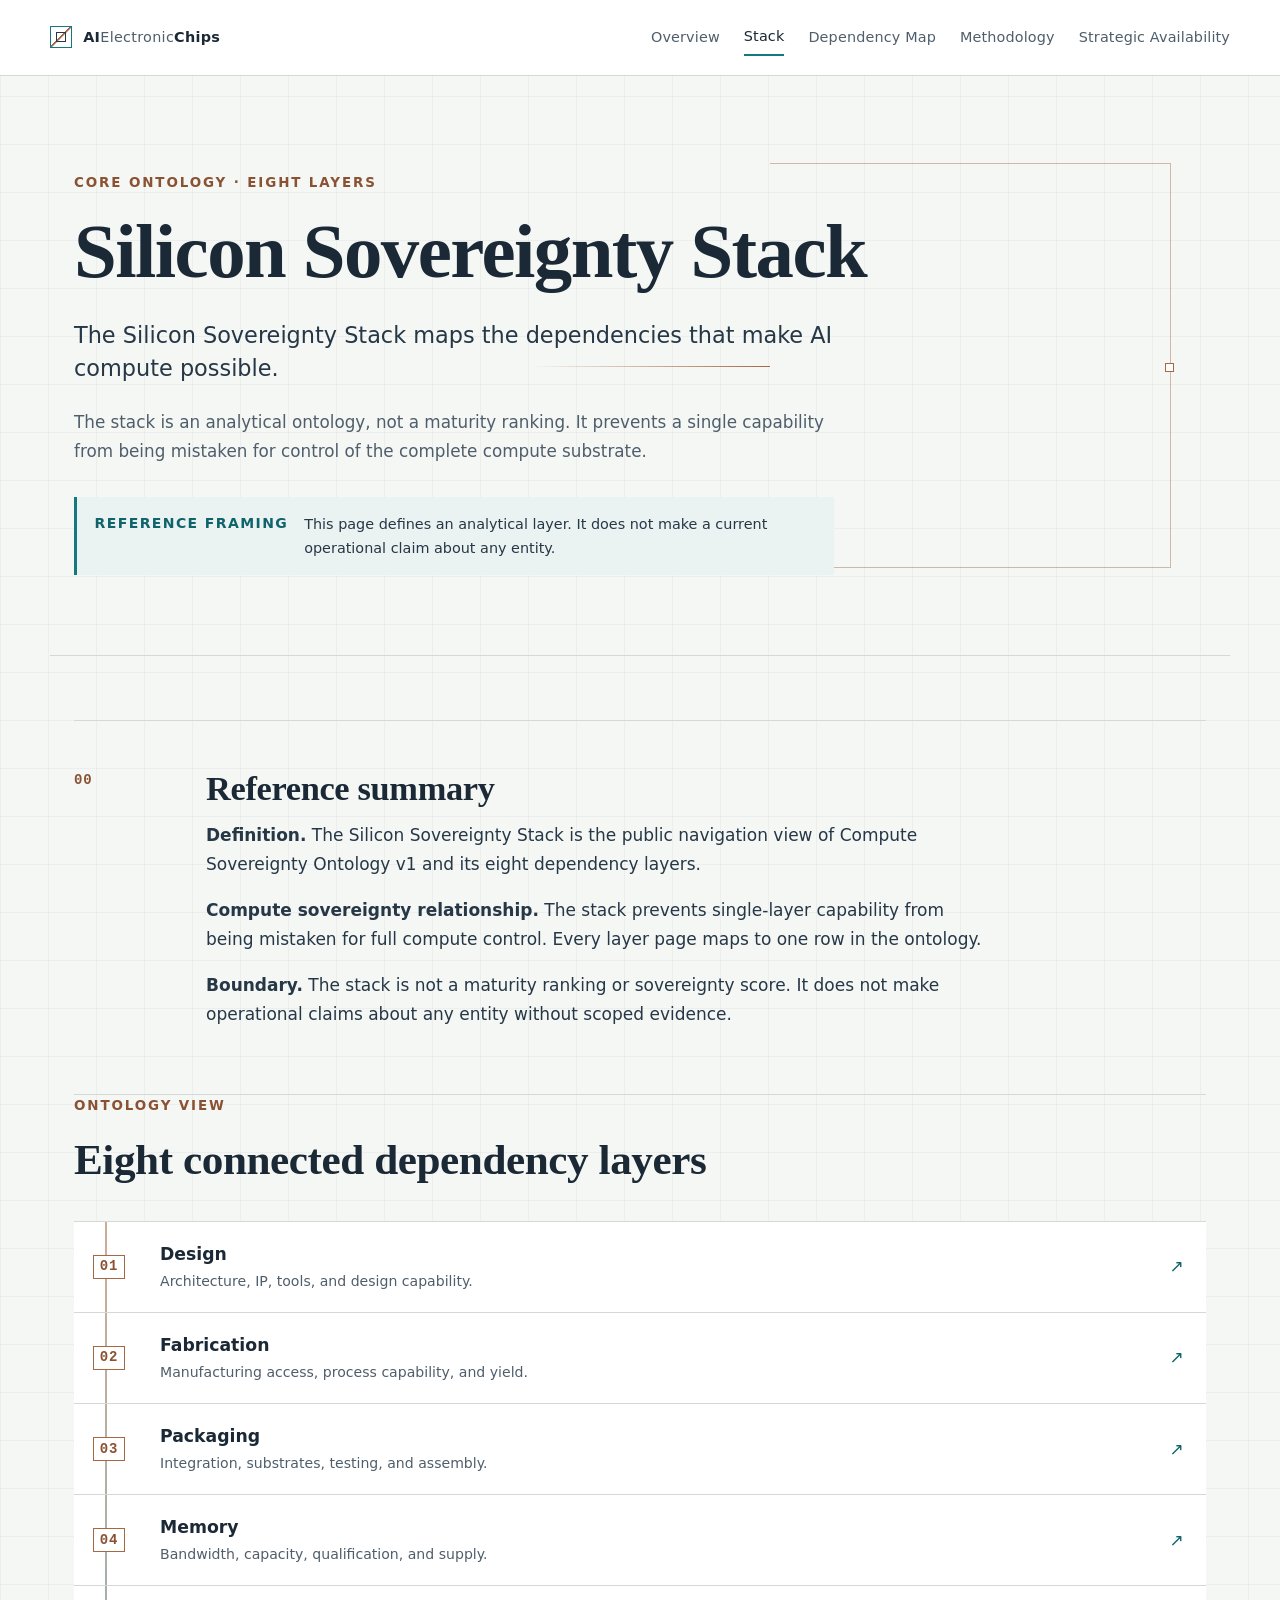
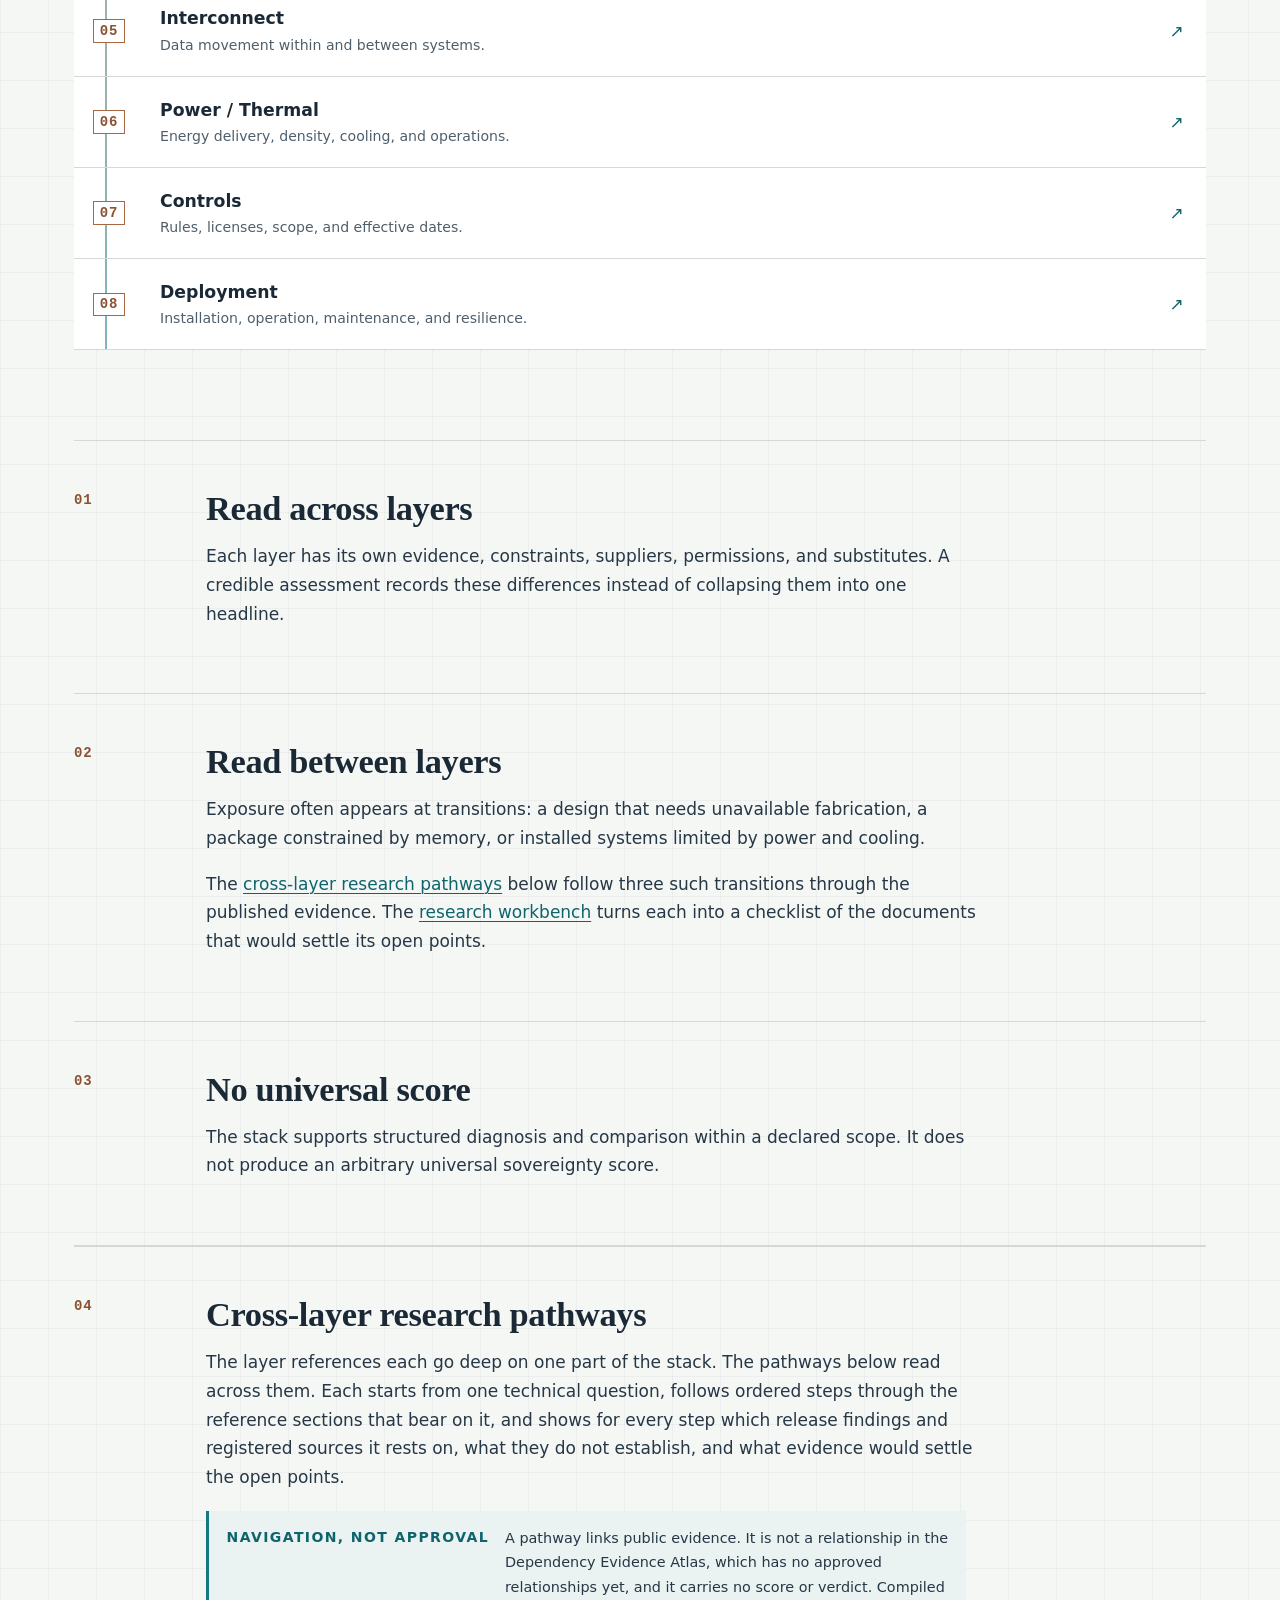
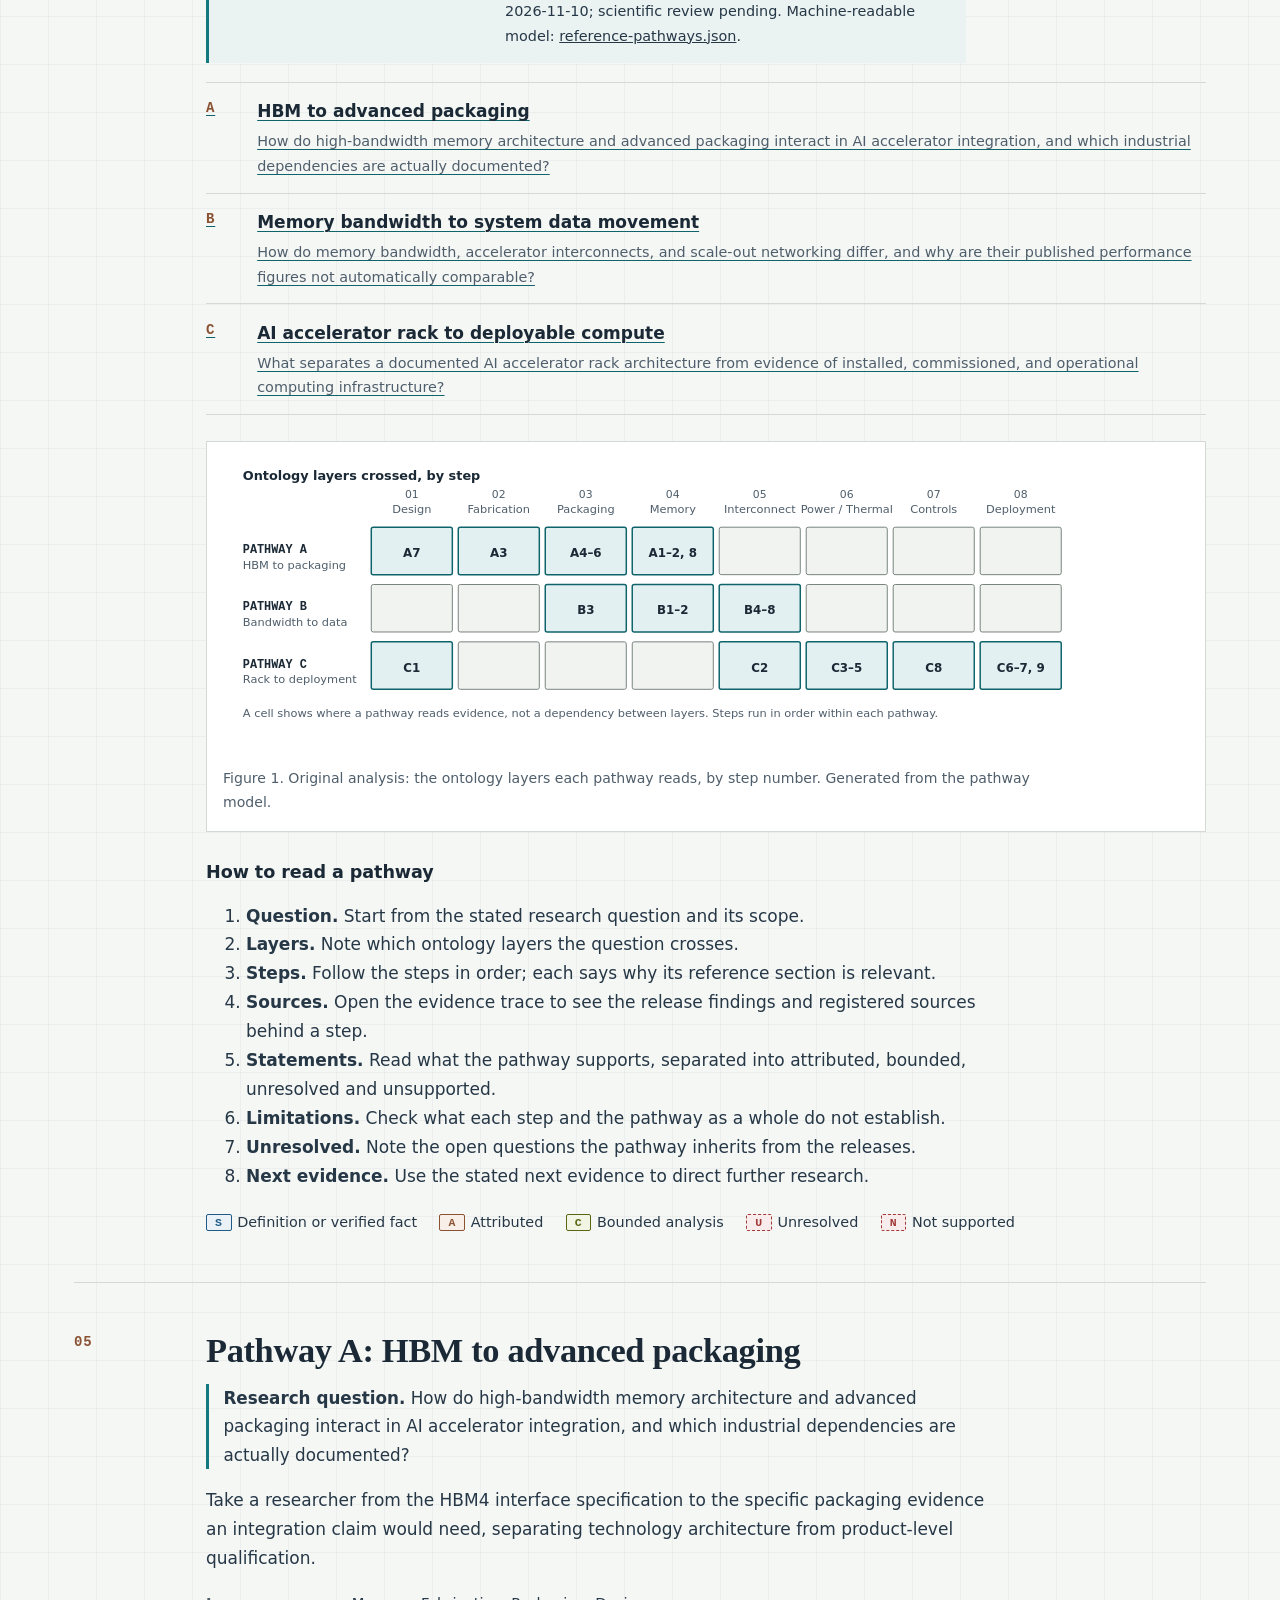
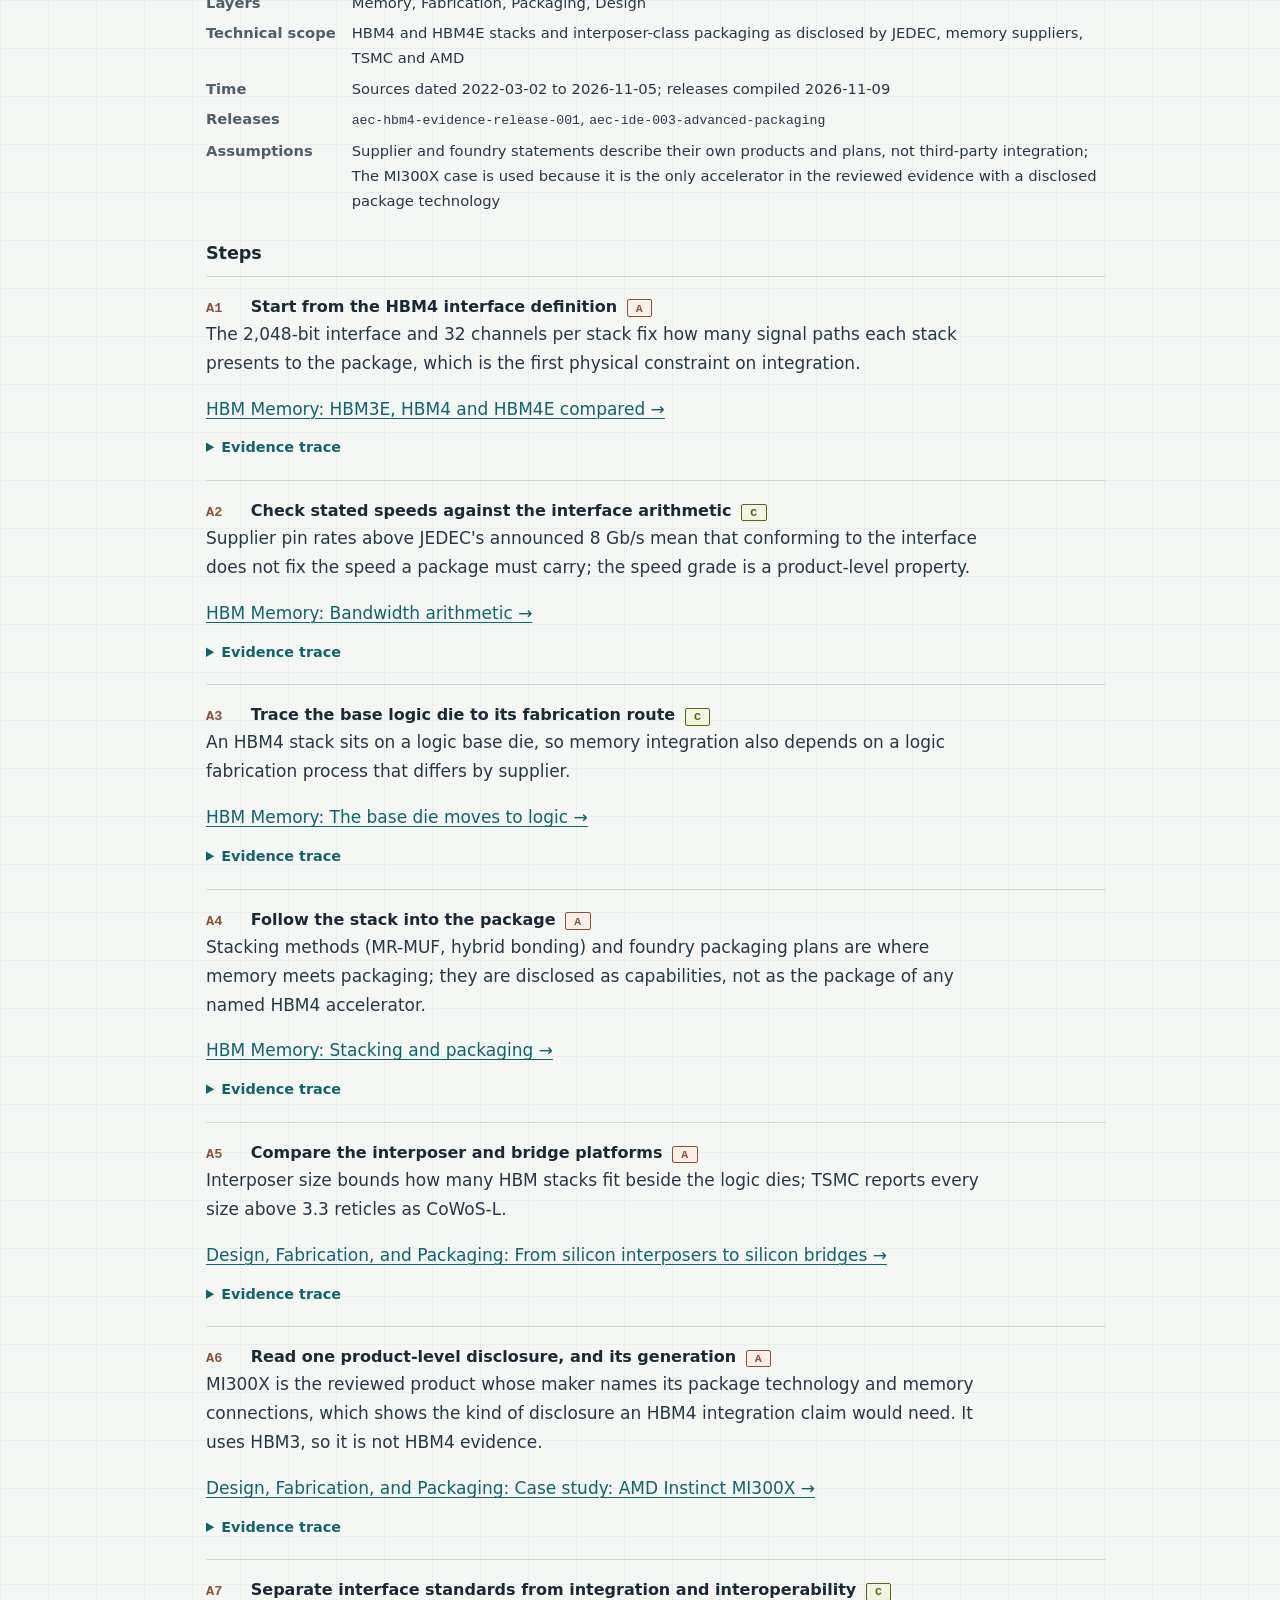
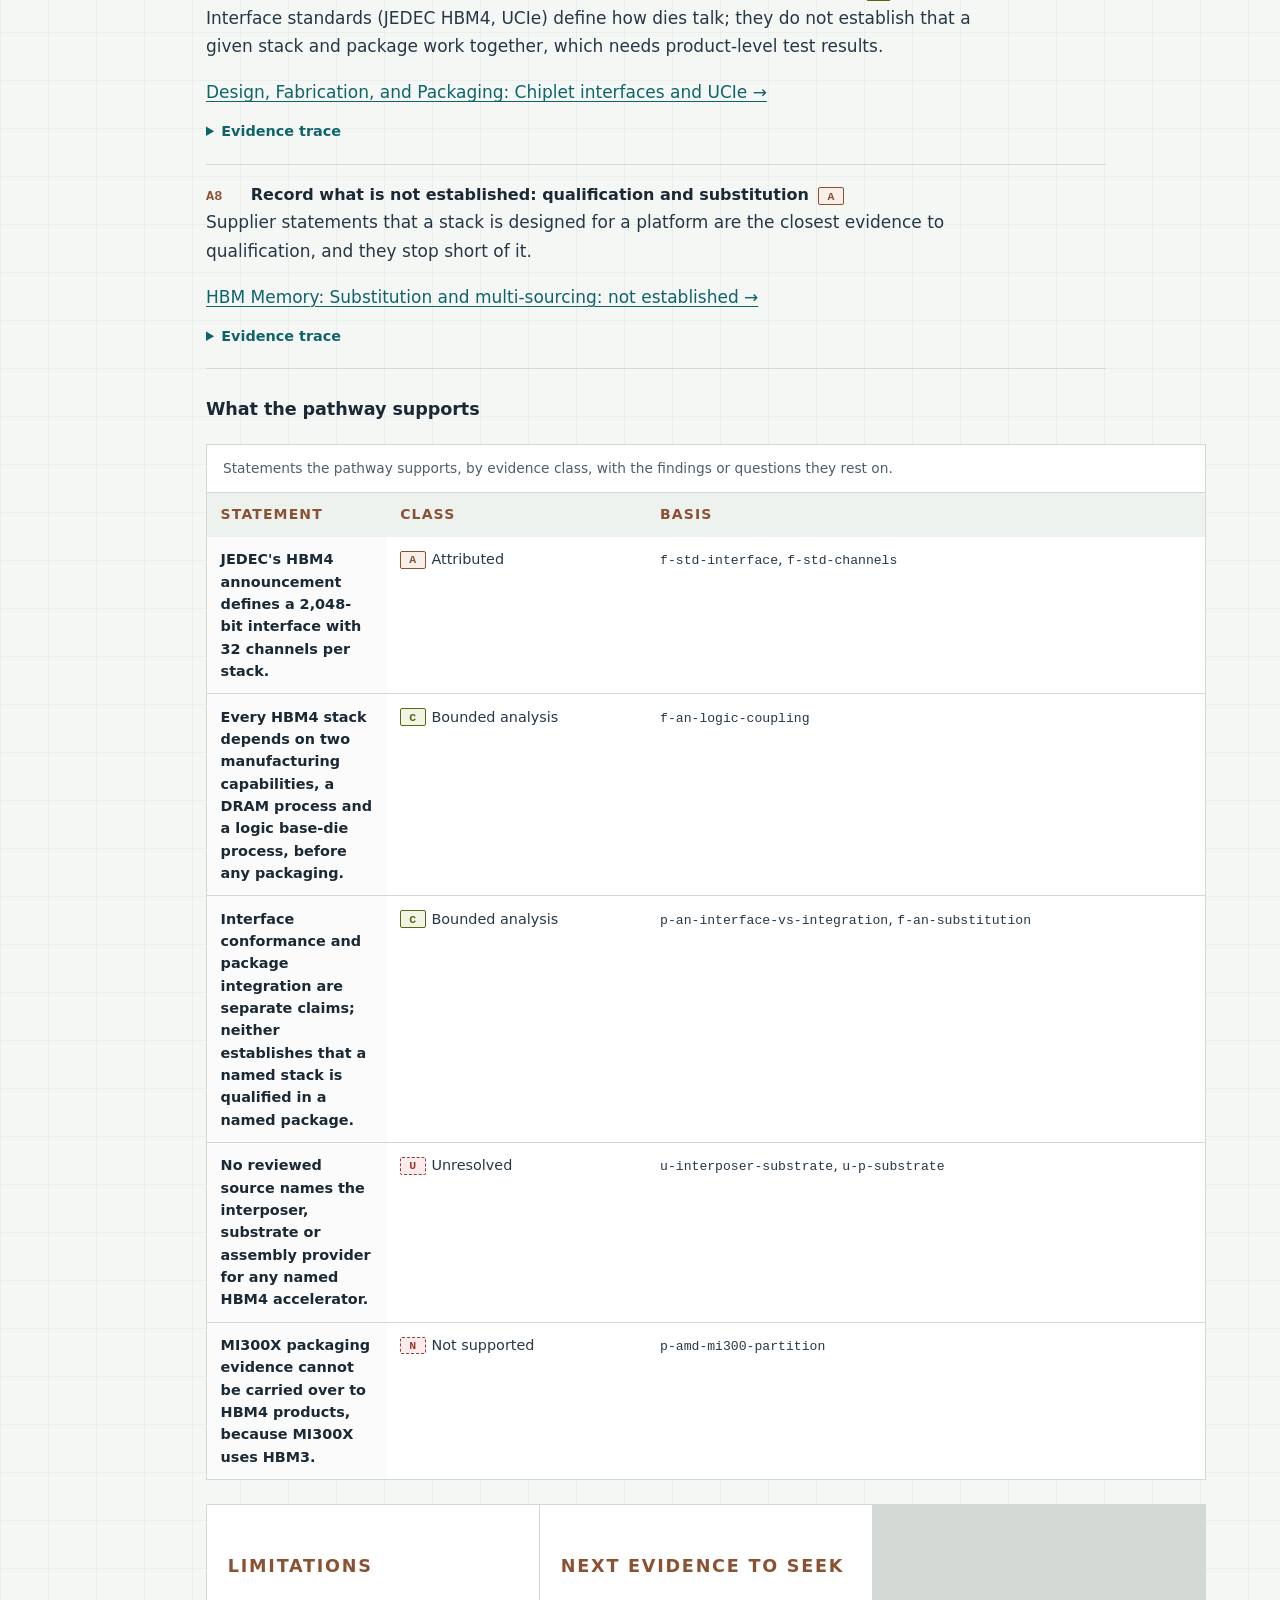
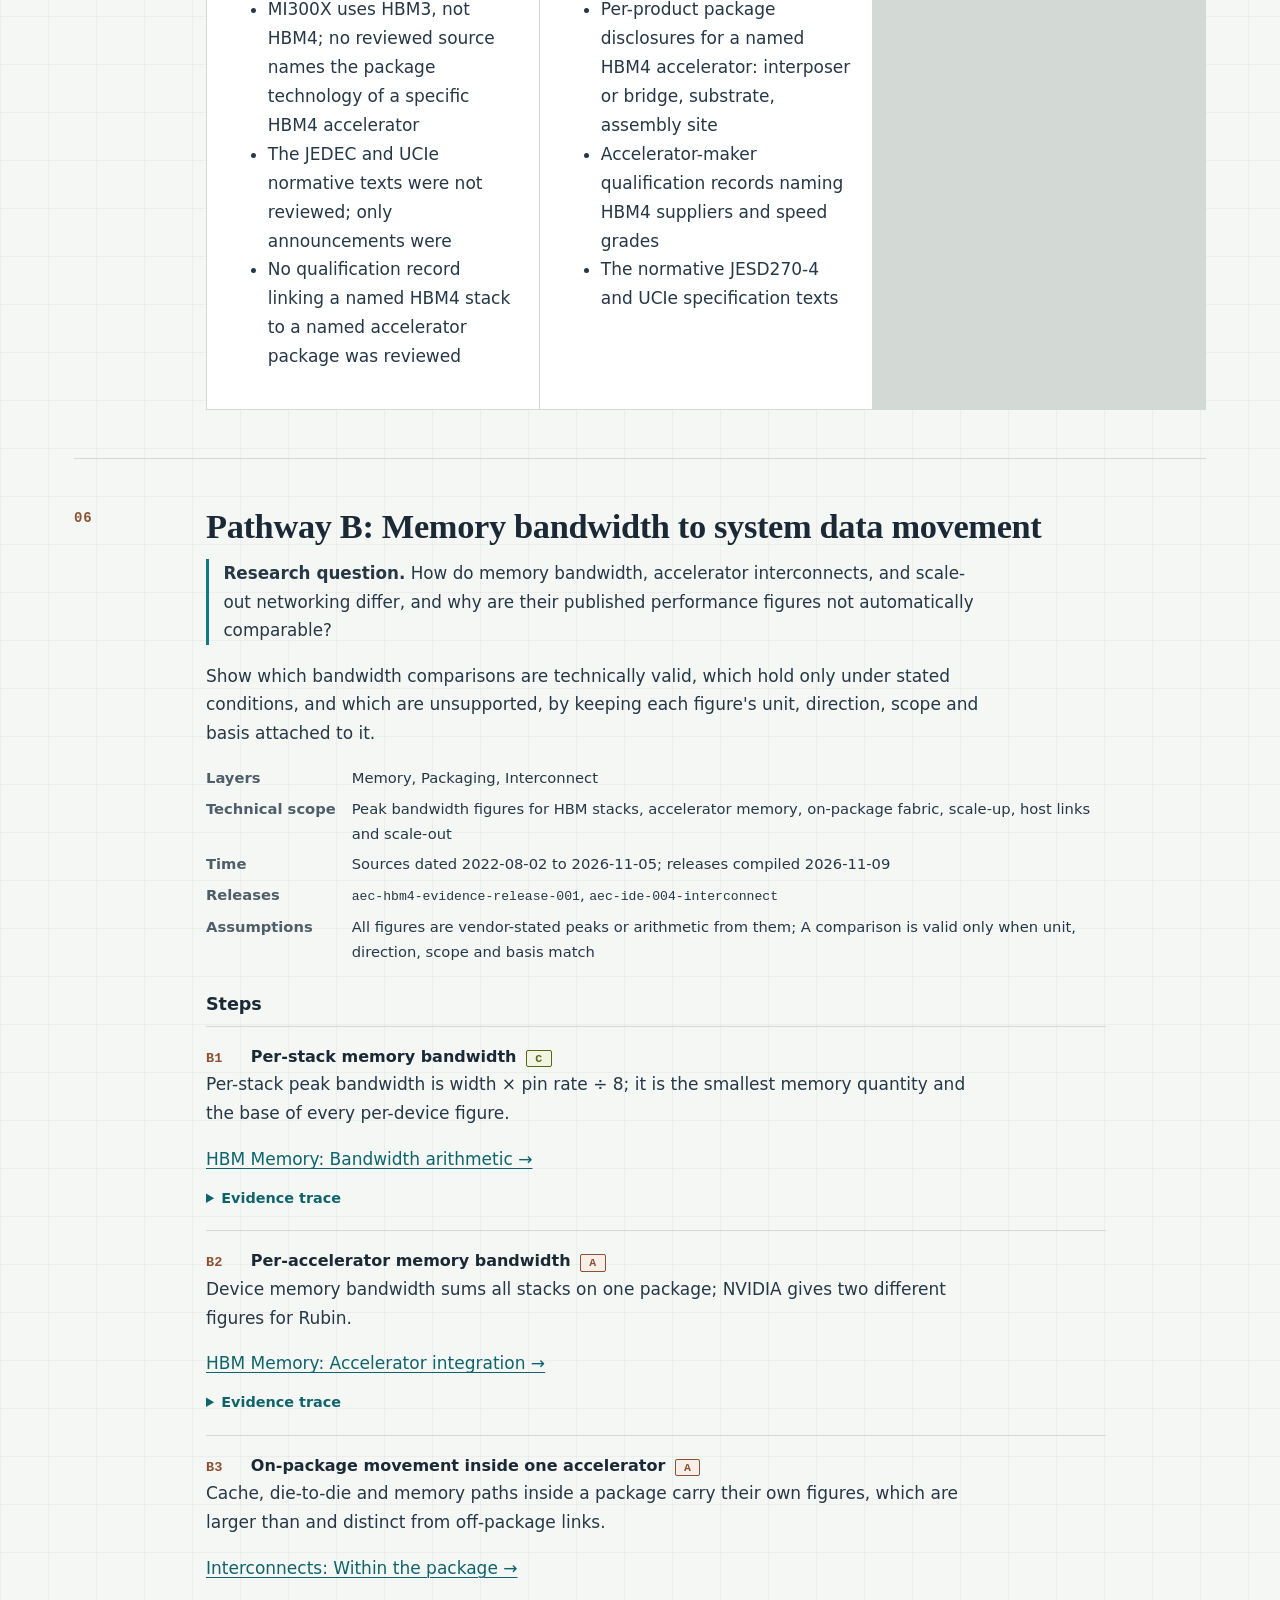
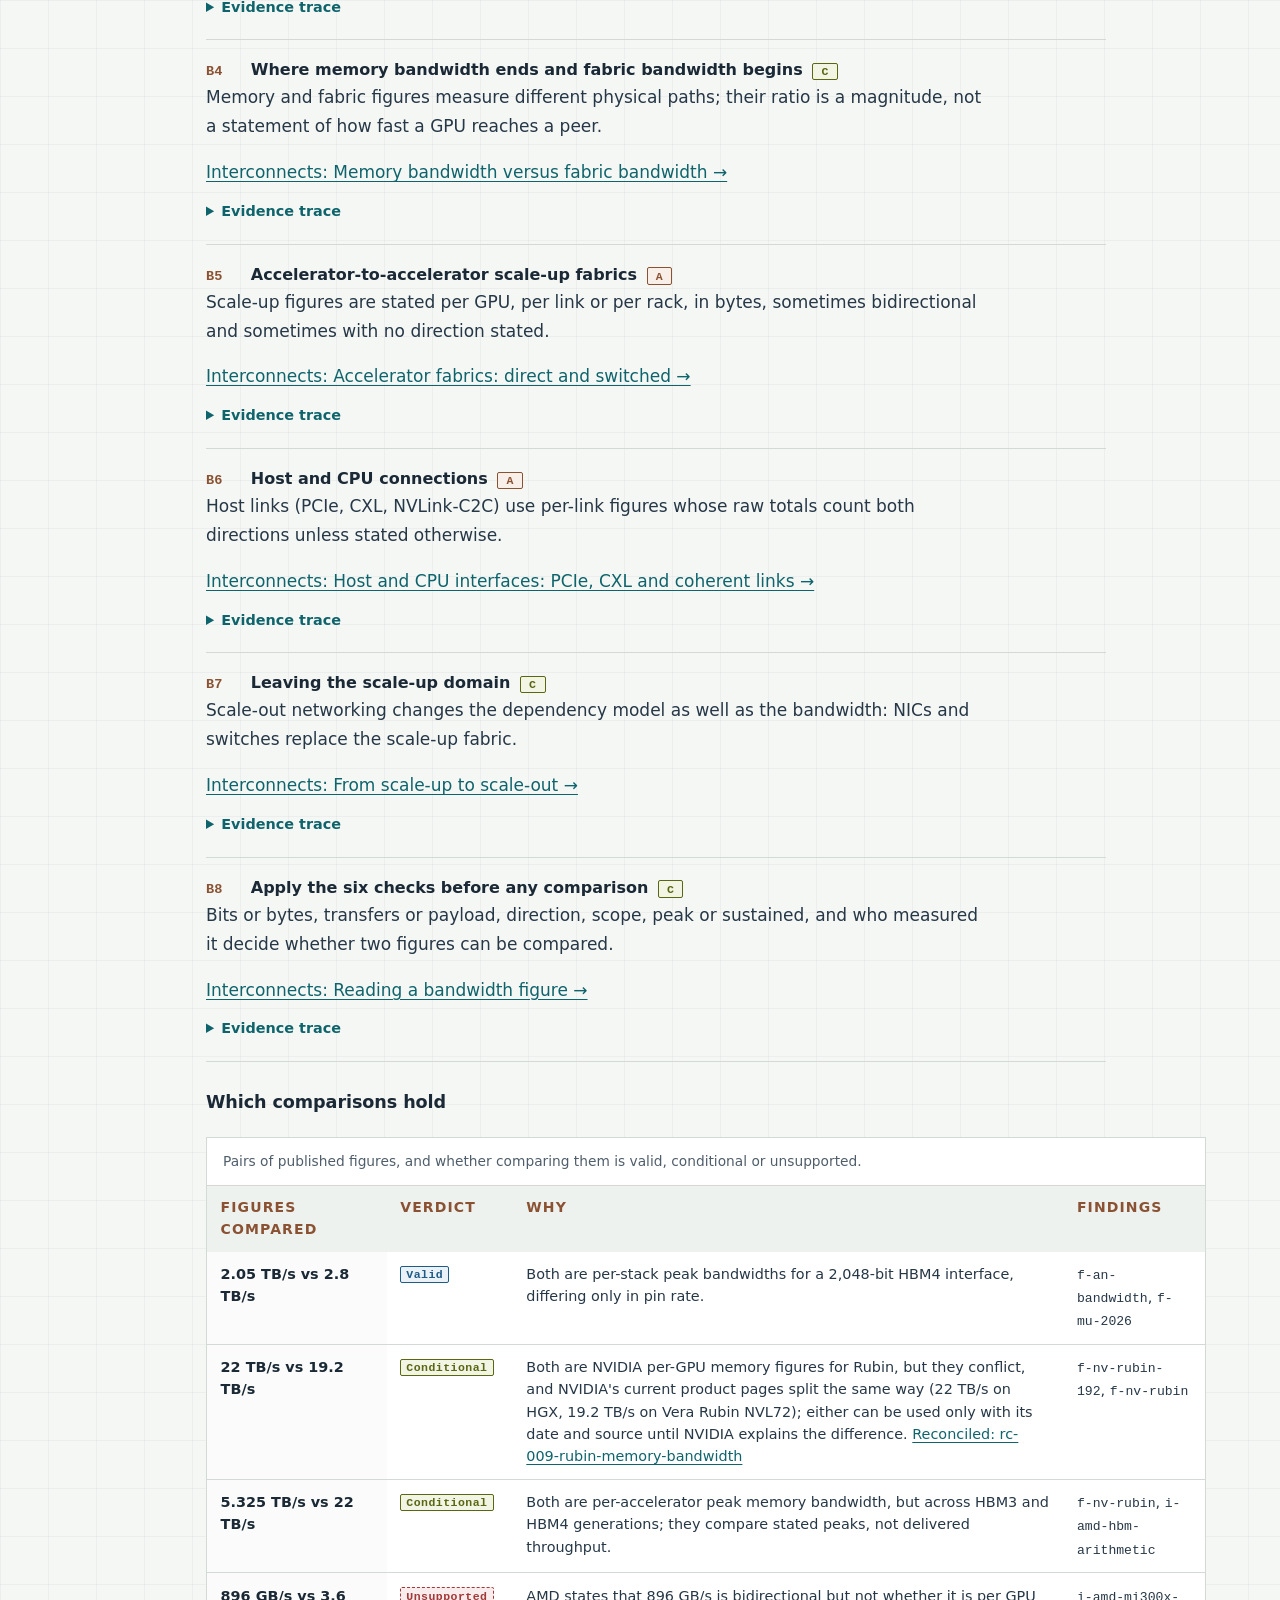
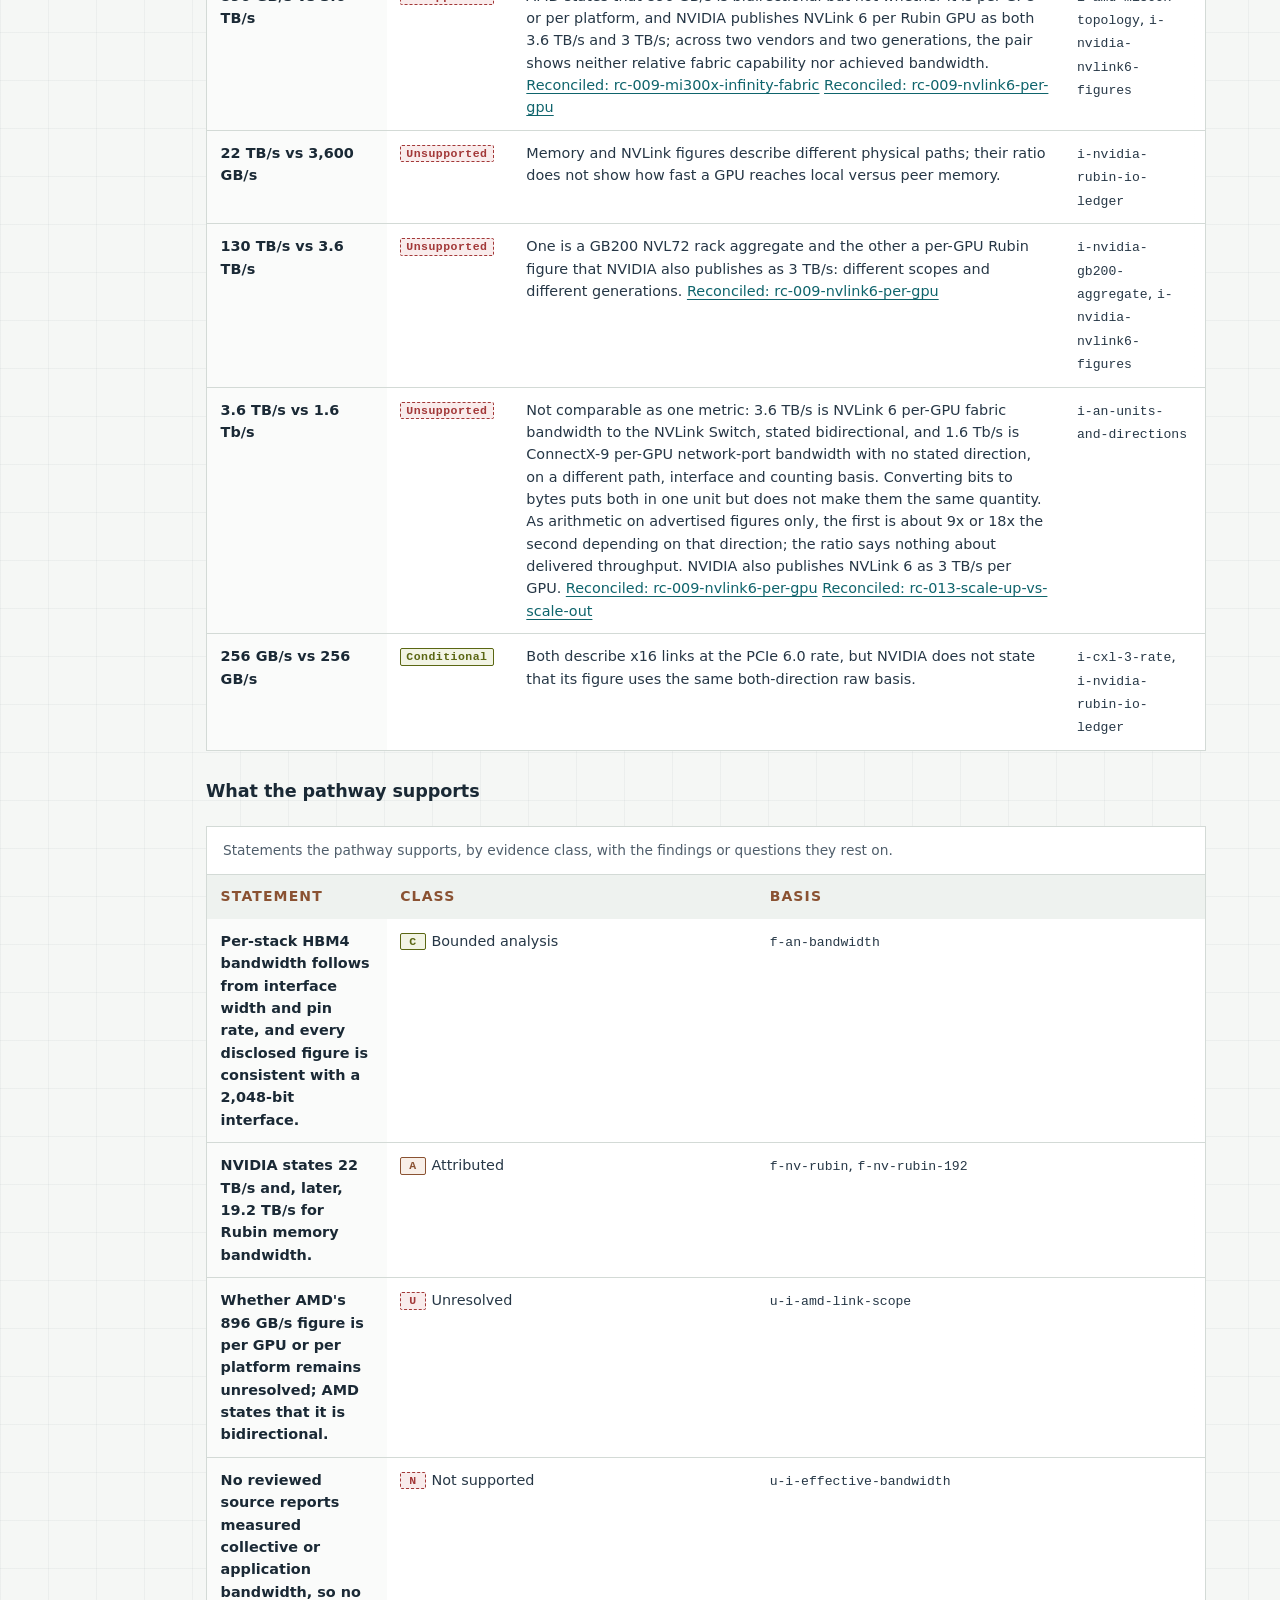
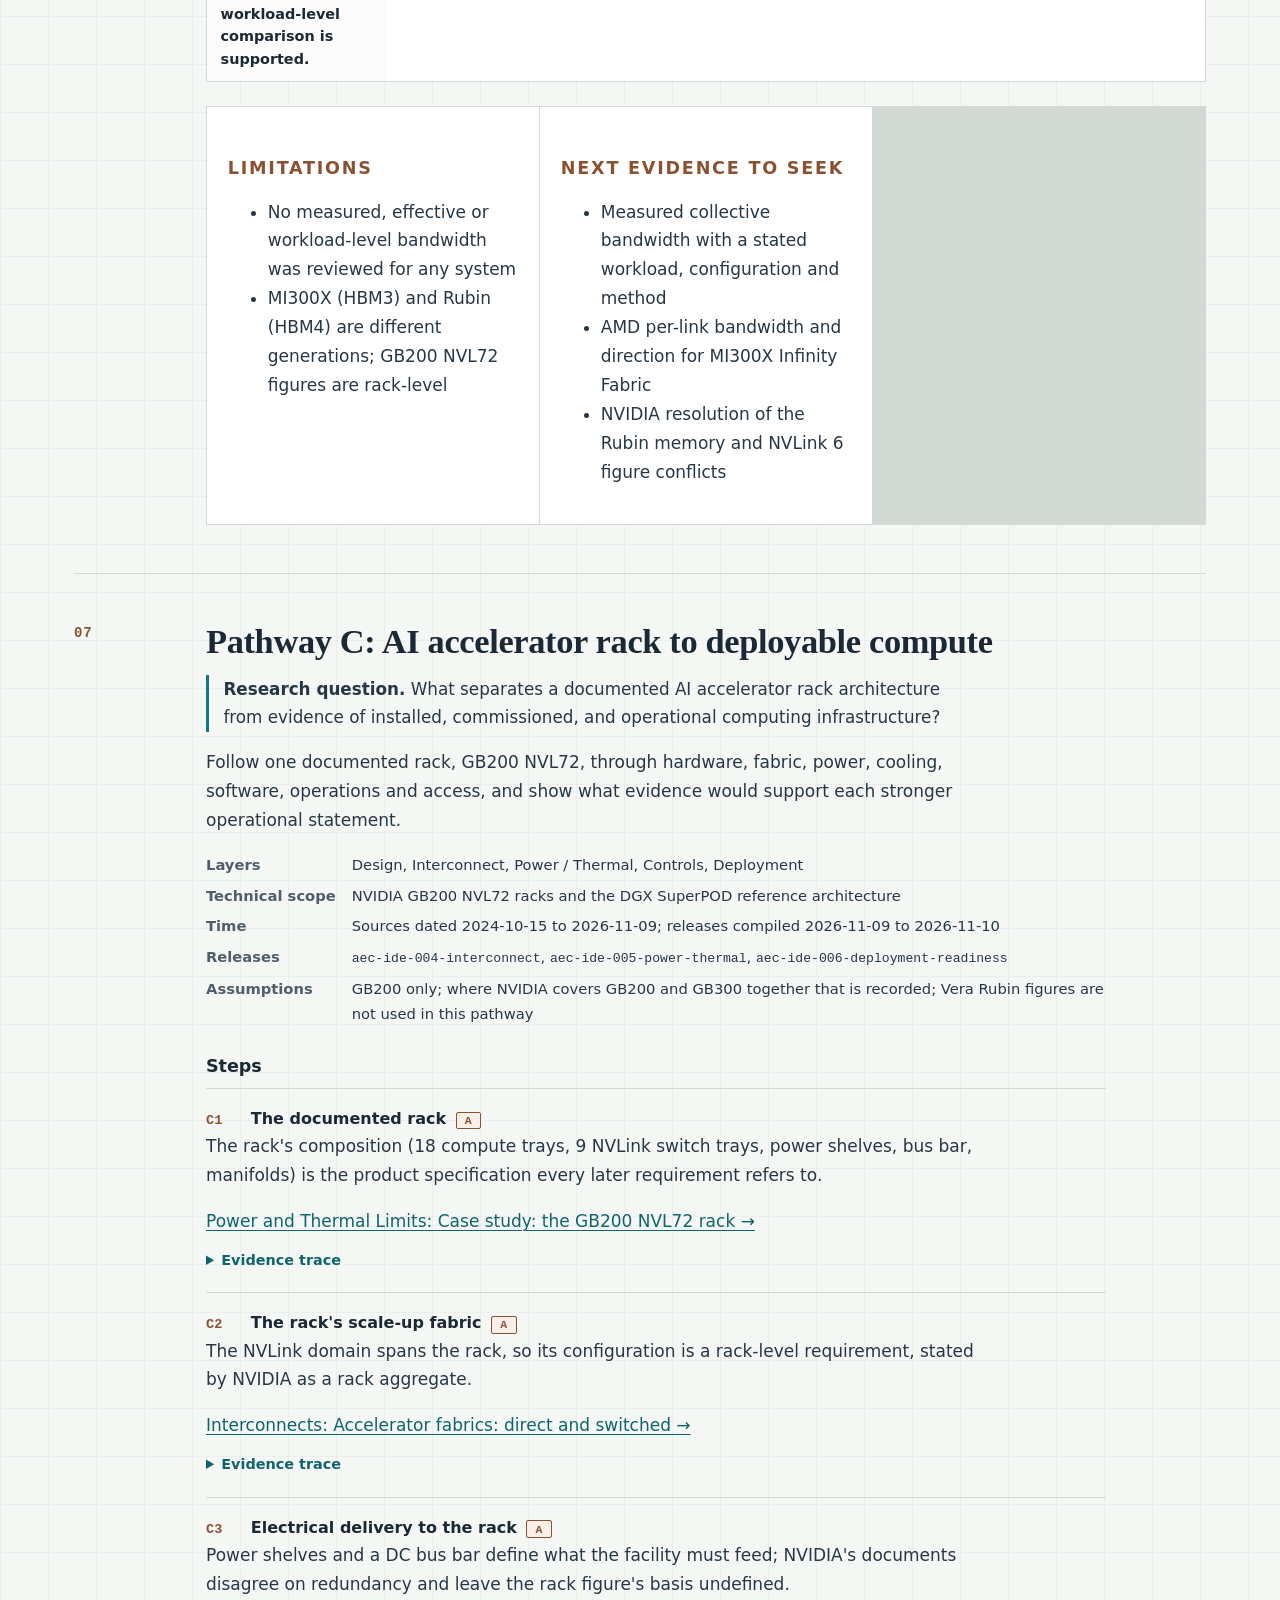
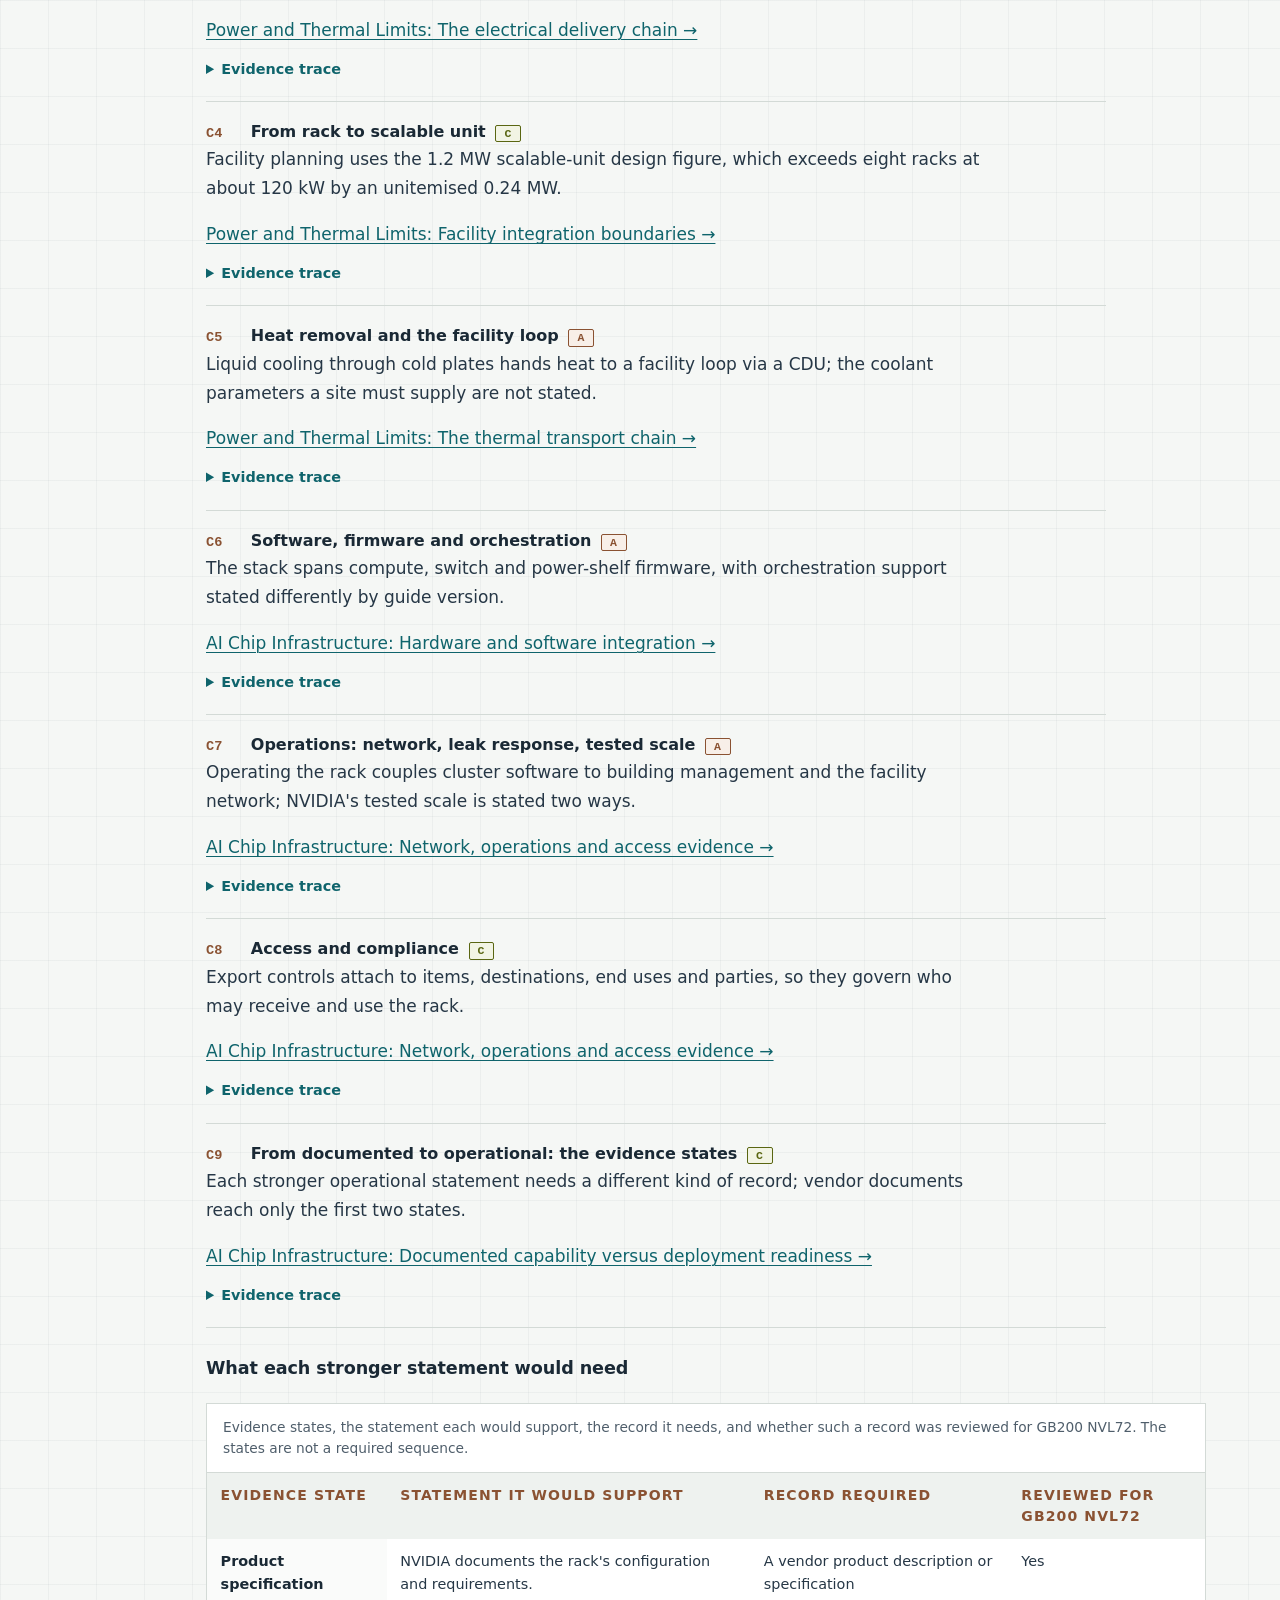
<file: sovereignty-stack/index.html>
<!doctype html>
<html lang="en">
<head>
  <meta charset="utf-8">
  <meta name="viewport" content="width=device-width, initial-scale=1">
  <title>Silicon Sovereignty Stack | AIElectronicChips.com</title>
  <meta name="description" content="The Silicon Sovereignty Stack: eight governed dependency layers — design, fabrication, packaging, memory, interconnect, power, controls, deployment — that shape practical access to AI compute.">
  <meta name="robots" content="index, follow">
  <link rel="canonical" href="https://aielectronicchips.com/sovereignty-stack/">
  <meta property="og:type" content="website">
  <meta property="og:site_name" content="AIElectronicChips.com">
  <meta property="og:title" content="Silicon Sovereignty Stack">
  <meta property="og:description" content="The Silicon Sovereignty Stack: eight governed dependency layers — design, fabrication, packaging, memory, interconnect, power, controls, deployment — that shape practical access to AI compute.">
  <meta property="og:url" content="https://aielectronicchips.com/sovereignty-stack/">
  <meta property="og:image" content="https://aielectronicchips.com/assets/og/sovereignty-stack.png">
  <meta property="og:image:width" content="1200">
  <meta property="og:image:height" content="630">
  <meta property="og:image:alt" content="AIElectronicChips.com — governed reference layer">
  <meta name="twitter:card" content="summary_large_image">
  <link rel="stylesheet" href="/assets/css/main.css">
  <link rel="stylesheet" href="/assets/css/evidence.css">
  <script type="application/ld+json">
{
  "@context": "https://schema.org",
  "@graph": [
    {
      "@type": "WebPage",
      "@id": "https://aielectronicchips.com/sovereignty-stack/#webpage",
      "url": "https://aielectronicchips.com/sovereignty-stack/",
      "name": "Silicon Sovereignty Stack",
      "description": "Ontology navigation across the eight dependency layers that shape practical access to AI compute.",
      "isPartOf": {
        "@id": "https://aielectronicchips.com/#website"
      },
      "inLanguage": "en",
      "mainEntity": {
        "@id": "https://aielectronicchips.com/sovereignty-stack/#ontology"
      },
      "hasPart": {
        "@id": "https://aielectronicchips.com/sovereignty-stack/#research-pathways"
      },
      "breadcrumb": {
        "@type": "BreadcrumbList",
        "itemListElement": [
          {
            "@type": "ListItem",
            "position": 1,
            "name": "AIElectronicChips.com",
            "item": "https://aielectronicchips.com/"
          },
          {
            "@type": "ListItem",
            "position": 2,
            "name": "Silicon Sovereignty Stack",
            "item": "https://aielectronicchips.com/sovereignty-stack/"
          }
        ]
      }
    },
    {
      "@type": "DefinedTermSet",
      "@id": "https://aielectronicchips.com/sovereignty-stack/#ontology",
      "name": "Compute Sovereignty Ontology",
      "alternateName": "Silicon Sovereignty Stack",
      "url": "https://aielectronicchips.com/sovereignty-stack/",
      "description": "The eight-layer ontology through which AIElectronicChips.com reads AI compute dependency: Design, Fabrication, Packaging, Memory, Interconnect, Power / Thermal, Export-Control, and Deployment. No layer is sovereign in isolation.",
      "creator": {
        "@id": "https://aielectronicchips.com/#organization"
      },
      "hasDefinedTerm": [
        {
          "@type": "DefinedTerm",
          "@id": "https://aielectronicchips.com/design-fabrication-packaging/#design",
          "name": "Design Layer",
          "termCode": "01",
          "url": "https://aielectronicchips.com/design-fabrication-packaging/",
          "description": "Who controls the architecture and design rights required for AI compute? Covers IP ownership, design tools, architecture rights, and specialist design capability.",
          "inDefinedTermSet": {
            "@id": "https://aielectronicchips.com/sovereignty-stack/#ontology"
          }
        },
        {
          "@type": "DefinedTerm",
          "@id": "https://aielectronicchips.com/design-fabrication-packaging/#fabrication",
          "name": "Fabrication Layer",
          "termCode": "02",
          "url": "https://aielectronicchips.com/design-fabrication-packaging/",
          "description": "Who can manufacture the required silicon? Covers foundry access, process capability, manufacturing equipment, yield, and manufacturing geography.",
          "inDefinedTermSet": {
            "@id": "https://aielectronicchips.com/sovereignty-stack/#ontology"
          }
        },
        {
          "@type": "DefinedTerm",
          "@id": "https://aielectronicchips.com/design-fabrication-packaging/#packaging",
          "name": "Packaging Layer",
          "termCode": "03",
          "url": "https://aielectronicchips.com/design-fabrication-packaging/",
          "description": "Who can integrate dies into deployable systems? Covers advanced packaging capacity, substrates, assembly, test, and thermal integration.",
          "inDefinedTermSet": {
            "@id": "https://aielectronicchips.com/sovereignty-stack/#ontology"
          }
        },
        {
          "@type": "DefinedTerm",
          "@id": "https://aielectronicchips.com/hbm-memory/#memory",
          "name": "Memory Layer",
          "termCode": "04",
          "url": "https://aielectronicchips.com/hbm-memory/",
          "description": "Who can provide memory at the required bandwidth and scale? Covers HBM access, bandwidth, capacity, qualification, and supplier concentration.",
          "inDefinedTermSet": {
            "@id": "https://aielectronicchips.com/sovereignty-stack/#ontology"
          }
        },
        {
          "@type": "DefinedTerm",
          "@id": "https://aielectronicchips.com/interconnects/#interconnect",
          "name": "Interconnect Layer",
          "termCode": "05",
          "url": "https://aielectronicchips.com/interconnects/",
          "description": "How does data move within and between compute systems? Covers network fabrics, optical links, switching capacity, and topology fit.",
          "inDefinedTermSet": {
            "@id": "https://aielectronicchips.com/sovereignty-stack/#ontology"
          }
        },
        {
          "@type": "DefinedTerm",
          "@id": "https://aielectronicchips.com/power-and-thermal-limits/#power-thermal",
          "name": "Power / Thermal Layer",
          "termCode": "06",
          "url": "https://aielectronicchips.com/power-and-thermal-limits/",
          "description": "Can the infrastructure energize and cool deployment? Covers grid access, power density, cooling, heat rejection, and water constraints.",
          "inDefinedTermSet": {
            "@id": "https://aielectronicchips.com/sovereignty-stack/#ontology"
          }
        },
        {
          "@type": "DefinedTerm",
          "@id": "https://aielectronicchips.com/export-control-layer/#export-control",
          "name": "Export-Control Layer",
          "termCode": "07",
          "url": "https://aielectronicchips.com/export-control-layer/",
          "description": "What rules shape access and transfer? Covers export controls, licenses, sanctions, procurement rules, and effective dates.",
          "inDefinedTermSet": {
            "@id": "https://aielectronicchips.com/sovereignty-stack/#ontology"
          }
        },
        {
          "@type": "DefinedTerm",
          "@id": "https://aielectronicchips.com/ai-chip-infrastructure/#deployment",
          "name": "Deployment Layer",
          "termCode": "08",
          "url": "https://aielectronicchips.com/ai-chip-infrastructure/",
          "description": "Can compute be installed, operated, and maintained? Covers data centers, cloud access, operations, maintenance, and geographic diversity.",
          "inDefinedTermSet": {
            "@id": "https://aielectronicchips.com/sovereignty-stack/#ontology"
          }
        }
      ]
    }
    ,{
      "@type": "ItemList",
      "@id": "https://aielectronicchips.com/sovereignty-stack/#research-pathways",
      "name": "Cross-layer research pathways",
      "description": "Reference navigation across the layer references: each pathway links public reference sections and the registered sources behind them. Navigation only; not Dependency Evidence Atlas relationships.",
      "url": "https://aielectronicchips.com/sovereignty-stack/#research-pathways",
      "numberOfItems": 3,
      "itemListElement": [
        { "@type": "ListItem", "position": 1, "name": "HBM to advanced packaging", "url": "https://aielectronicchips.com/sovereignty-stack/#pathway-hbm-to-advanced-packaging" },
        { "@type": "ListItem", "position": 2, "name": "Memory bandwidth to system data movement", "url": "https://aielectronicchips.com/sovereignty-stack/#pathway-memory-bandwidth-to-data-movement" },
        { "@type": "ListItem", "position": 3, "name": "AI accelerator rack to deployable compute", "url": "https://aielectronicchips.com/sovereignty-stack/#pathway-rack-to-deployable-compute" }
      ]
    }
  ]
}
  </script>
</head>
<body>
  <a class="skip-link" href="#main">Skip to main content</a>
  <header class="site-header">
    <a class="brand" href="/" aria-label="AIElectronicChips.com home"><span class="brand-mark" aria-hidden="true"></span><span>AI<span>Electronic</span>Chips</span></a>
    <nav class="primary-nav" aria-label="Primary navigation"><a href="/">Overview</a><a href="/sovereignty-stack/" aria-current="page">Stack</a><a href="/chip-dependency-map/">Dependency Map</a><a href="/methodology/">Methodology</a><a href="/strategic-availability/">Strategic Availability</a></nav>
  </header>
  <main id="main"><header class="page-hero"><div class="trace" aria-hidden="true"></div><p class="eyebrow">Core ontology · Eight layers</p><h1>Silicon Sovereignty Stack</h1><p class="lead">The Silicon Sovereignty Stack maps the dependencies that make AI compute possible.</p><p class="intro">The stack is an analytical ontology, not a maturity ranking. It prevents a single capability from being mistaken for control of the complete compute substrate.</p><div class="framing-note"><strong>Reference framing</strong><span>This page defines an analytical layer. It does not make a current operational claim about any entity.</span></div></header><div class="content-shell"><section class="reference-sections" aria-label="Reference authority summary"><article class="reference-block"><div class="block-index">00</div><div><h2>Reference summary</h2><p><strong>Definition.</strong> The Silicon Sovereignty Stack is the public navigation view of Compute Sovereignty Ontology v1 and its eight dependency layers.</p><p><strong>Compute sovereignty relationship.</strong> The stack prevents single-layer capability from being mistaken for full compute control. Every layer page maps to one row in the ontology.</p><p><strong>Boundary.</strong> The stack is not a maturity ranking or sovereignty score. It does not make operational claims about any entity without scoped evidence.</p></div></article></section><section class="stack-panel"><div class="section-label">Ontology view</div><h2>Eight connected dependency layers</h2><ol class="stack"><li><a href="/design-fabrication-packaging/"><span class="layer-id">01</span><span><strong>Design</strong><small>Architecture, IP, tools, and design capability.</small></span><span class="arrow" aria-hidden="true">↗</span></a></li><li><a href="/design-fabrication-packaging/"><span class="layer-id">02</span><span><strong>Fabrication</strong><small>Manufacturing access, process capability, and yield.</small></span><span class="arrow" aria-hidden="true">↗</span></a></li><li><a href="/design-fabrication-packaging/"><span class="layer-id">03</span><span><strong>Packaging</strong><small>Integration, substrates, testing, and assembly.</small></span><span class="arrow" aria-hidden="true">↗</span></a></li><li><a href="/hbm-memory/"><span class="layer-id">04</span><span><strong>Memory</strong><small>Bandwidth, capacity, qualification, and supply.</small></span><span class="arrow" aria-hidden="true">↗</span></a></li><li><a href="/interconnects/"><span class="layer-id">05</span><span><strong>Interconnect</strong><small>Data movement within and between systems.</small></span><span class="arrow" aria-hidden="true">↗</span></a></li><li><a href="/power-and-thermal-limits/"><span class="layer-id">06</span><span><strong>Power / Thermal</strong><small>Energy delivery, density, cooling, and operations.</small></span><span class="arrow" aria-hidden="true">↗</span></a></li><li><a href="/export-control-layer/"><span class="layer-id">07</span><span><strong>Controls</strong><small>Rules, licenses, scope, and effective dates.</small></span><span class="arrow" aria-hidden="true">↗</span></a></li><li><a href="/ai-chip-infrastructure/"><span class="layer-id">08</span><span><strong>Deployment</strong><small>Installation, operation, maintenance, and resilience.</small></span><span class="arrow" aria-hidden="true">↗</span></a></li></ol></section><section class="reference-sections" aria-label="Silicon Sovereignty Stack reference sections"><article class="reference-block"><div class="block-index">01</div><div><h2>Read across layers</h2><p>Each layer has its own evidence, constraints, suppliers, permissions, and substitutes. A credible assessment records these differences instead of collapsing them into one headline.</p></div></article><article class="reference-block"><div class="block-index">02</div><div><h2>Read between layers</h2><p>Exposure often appears at transitions: a design that needs unavailable fabrication, a package constrained by memory, or installed systems limited by power and cooling.</p><p>The <a href="#research-pathways">cross-layer research pathways</a> below follow three such transitions through the published evidence. The <a href="/research-workbench/">research workbench</a> turns each into a checklist of the documents that would settle its open points.</p></div></article><article class="reference-block"><div class="block-index">03</div><div><h2>No universal score</h2><p>The stack supports structured diagnosis and comparison within a declared scope. It does not produce an arbitrary universal sovereignty score.</p></div></article></section><!-- reference-pathways:start -->
<section class="reference-sections" id="research-pathways" aria-labelledby="pathways-title">
<article class="reference-block"><div class="block-index">04</div><div>
<h2 id="pathways-title">Cross-layer research pathways</h2>
<p class="detail">The layer references each go deep on one part of the stack. The pathways below read across them. Each starts from one technical question, follows ordered steps through the reference sections that bear on it, and shows for every step which release findings and registered sources it rests on, what they do not establish, and what evidence would settle the open points.</p>
<div class="framing-note pathway-boundary"><strong>Navigation, not approval</strong><span>A pathway links public evidence. It is not a relationship in the Dependency Evidence Atlas, which has no approved relationships yet, and it carries no score or verdict. Compiled 2026-11-10; scientific review pending. Machine-readable model: <a href="/data/reference-pathways.json">reference-pathways.json</a>.</span></div>
<nav class="pathway-chooser" aria-label="Choose a research pathway"><ol>
<li><a href="#pathway-hbm-to-advanced-packaging"><span class="layer-id">A</span><span><strong>HBM to advanced packaging</strong><small>How do high-bandwidth memory architecture and advanced packaging interact in AI accelerator integration, and which industrial dependencies are actually documented?</small></span></a></li>
<li><a href="#pathway-memory-bandwidth-to-data-movement"><span class="layer-id">B</span><span><strong>Memory bandwidth to system data movement</strong><small>How do memory bandwidth, accelerator interconnects, and scale-out networking differ, and why are their published performance figures not automatically comparable?</small></span></a></li>
<li><a href="#pathway-rack-to-deployable-compute"><span class="layer-id">C</span><span><strong>AI accelerator rack to deployable compute</strong><small>What separates a documented AI accelerator rack architecture from evidence of installed, commissioned, and operational computing infrastructure?</small></span></a></li>
</ol></nav>
<figure class="ref-figure"><div class="figure-frame" tabindex="0" role="region" aria-label="Figure 1 drawing; scrolls horizontally on narrow screens">
<svg viewBox="0 0 870 300" role="img" aria-labelledby="pathway-fig-title pathway-fig-desc">
<title id="pathway-fig-title">Which ontology layers each research pathway crosses, and at which steps</title>
<desc id="pathway-fig-desc">A grid of three pathways by the eight ontology layers. Filled cells show the step numbers at which a pathway reaches a layer; empty cells are layers it does not use. Pathway A, HBM to advanced packaging: Design at step 7; Fabrication at step 3; Packaging at steps 4, 5, 6; Memory at steps 1, 2, 8. Pathway B, Memory bandwidth to system data movement: Packaging at step 3; Memory at steps 1, 2; Interconnect at steps 4, 5, 6, 7, 8. Pathway C, AI accelerator rack to deployable compute: Design at step 1; Interconnect at step 2; Power / Thermal at steps 3, 4, 5; Controls at step 8; Deployment at steps 6, 7, 9.</desc>
<text class="f-panel" x="20" y="22">Ontology layers crossed, by step</text>
<text class="f-axis" x="191" y="40" text-anchor="middle">01</text>
<text class="f-note" x="191" y="56" text-anchor="middle">Design</text>
<text class="f-axis" x="279" y="40" text-anchor="middle">02</text>
<text class="f-note" x="279" y="56" text-anchor="middle">Fabrication</text>
<text class="f-axis" x="367" y="40" text-anchor="middle">03</text>
<text class="f-note" x="367" y="56" text-anchor="middle">Packaging</text>
<text class="f-axis" x="455" y="40" text-anchor="middle">04</text>
<text class="f-note" x="455" y="56" text-anchor="middle">Memory</text>
<text class="f-axis" x="543" y="40" text-anchor="middle">05</text>
<text class="f-note" x="543" y="56" text-anchor="middle">Interconnect</text>
<text class="f-axis" x="631" y="40" text-anchor="middle">06</text>
<text class="f-note" x="631" y="56" text-anchor="middle">Power / Thermal</text>
<text class="f-axis" x="719" y="40" text-anchor="middle">07</text>
<text class="f-note" x="719" y="56" text-anchor="middle">Controls</text>
<text class="f-axis" x="807" y="40" text-anchor="middle">08</text>
<text class="f-note" x="807" y="56" text-anchor="middle">Deployment</text>
<text class="f-lbl" x="20" y="96">PATHWAY A</text>
<text class="f-note" x="20" y="112">HBM to packaging</text>
<rect class="f-base" x="150" y="70" width="82" height="48" rx="2"/>
<text class="f-val" x="191" y="100" text-anchor="middle">A7</text>
<rect class="f-base" x="238" y="70" width="82" height="48" rx="2"/>
<text class="f-val" x="279" y="100" text-anchor="middle">A3</text>
<rect class="f-base" x="326" y="70" width="82" height="48" rx="2"/>
<text class="f-val" x="367" y="100" text-anchor="middle">A4–6</text>
<rect class="f-base" x="414" y="70" width="82" height="48" rx="2"/>
<text class="f-val" x="455" y="100" text-anchor="middle">A1–2, 8</text>
<rect class="f-rdl" x="502" y="70" width="82" height="48" rx="2"/>
<rect class="f-rdl" x="590" y="70" width="82" height="48" rx="2"/>
<rect class="f-rdl" x="678" y="70" width="82" height="48" rx="2"/>
<rect class="f-rdl" x="766" y="70" width="82" height="48" rx="2"/>
<text class="f-lbl" x="20" y="154">PATHWAY B</text>
<text class="f-note" x="20" y="170">Bandwidth to data</text>
<rect class="f-rdl" x="150" y="128" width="82" height="48" rx="2"/>
<rect class="f-rdl" x="238" y="128" width="82" height="48" rx="2"/>
<rect class="f-base" x="326" y="128" width="82" height="48" rx="2"/>
<text class="f-val" x="367" y="158" text-anchor="middle">B3</text>
<rect class="f-base" x="414" y="128" width="82" height="48" rx="2"/>
<text class="f-val" x="455" y="158" text-anchor="middle">B1–2</text>
<rect class="f-base" x="502" y="128" width="82" height="48" rx="2"/>
<text class="f-val" x="543" y="158" text-anchor="middle">B4–8</text>
<rect class="f-rdl" x="590" y="128" width="82" height="48" rx="2"/>
<rect class="f-rdl" x="678" y="128" width="82" height="48" rx="2"/>
<rect class="f-rdl" x="766" y="128" width="82" height="48" rx="2"/>
<text class="f-lbl" x="20" y="212">PATHWAY C</text>
<text class="f-note" x="20" y="228">Rack to deployment</text>
<rect class="f-base" x="150" y="186" width="82" height="48" rx="2"/>
<text class="f-val" x="191" y="216" text-anchor="middle">C1</text>
<rect class="f-rdl" x="238" y="186" width="82" height="48" rx="2"/>
<rect class="f-rdl" x="326" y="186" width="82" height="48" rx="2"/>
<rect class="f-rdl" x="414" y="186" width="82" height="48" rx="2"/>
<rect class="f-base" x="502" y="186" width="82" height="48" rx="2"/>
<text class="f-val" x="543" y="216" text-anchor="middle">C2</text>
<rect class="f-base" x="590" y="186" width="82" height="48" rx="2"/>
<text class="f-val" x="631" y="216" text-anchor="middle">C3–5</text>
<rect class="f-base" x="678" y="186" width="82" height="48" rx="2"/>
<text class="f-val" x="719" y="216" text-anchor="middle">C8</text>
<rect class="f-base" x="766" y="186" width="82" height="48" rx="2"/>
<text class="f-val" x="807" y="216" text-anchor="middle">C6–7, 9</text>
<text class="f-note" x="20" y="262">A cell shows where a pathway reads evidence, not a dependency between layers. Steps run in order within each pathway.</text>
</svg>
</div><figcaption>Figure 1. Original analysis: the ontology layers each pathway reads, by step number. Generated from the pathway model.</figcaption></figure>
<h3>How to read a pathway</h3><ol class="detail pathway-workflow"><li><strong>Question.</strong> Start from the stated research question and its scope.</li><li><strong>Layers.</strong> Note which ontology layers the question crosses.</li><li><strong>Steps.</strong> Follow the steps in order; each says why its reference section is relevant.</li><li><strong>Sources.</strong> Open the evidence trace to see the release findings and registered sources behind a step.</li><li><strong>Statements.</strong> Read what the pathway supports, separated into attributed, bounded, unresolved and unsupported.</li><li><strong>Limitations.</strong> Check what each step and the pathway as a whole do not establish.</li><li><strong>Unresolved.</strong> Note the open questions the pathway inherits from the releases.</li><li><strong>Next evidence.</strong> Use the stated next evidence to direct further research.</li></ol>
<ul class="class-legend" aria-label="Evidence classes used in the pathways"><li><span class="tag tag-s">S</span>Definition or verified fact</li><li><span class="tag tag-a">A</span>Attributed</li><li><span class="tag tag-c">C</span>Bounded analysis</li><li><span class="tag tag-u">U</span>Unresolved</li><li><span class="tag tag-u">N</span>Not supported</li></ul>
</div></article>
<article class="reference-block pathway" id="pathway-hbm-to-advanced-packaging"><div class="block-index">05</div><div>
<h2>Pathway A: HBM to advanced packaging</h2>
<p class="pathway-question"><strong>Research question.</strong> How do high-bandwidth memory architecture and advanced packaging interact in AI accelerator integration, and which industrial dependencies are actually documented?</p>
<p class="detail">Take a researcher from the HBM4 interface specification to the specific packaging evidence an integration claim would need, separating technology architecture from product-level qualification.</p>
<dl class="pathway-scope"><dt>Layers</dt><dd>Memory, Fabrication, Packaging, Design</dd><dt>Technical scope</dt><dd>HBM4 and HBM4E stacks and interposer-class packaging as disclosed by JEDEC, memory suppliers, TSMC and AMD</dd><dt>Time</dt><dd>Sources dated 2022-03-02 to 2026-11-05; releases compiled 2026-11-09</dd><dt>Releases</dt><dd><code>aec-hbm4-evidence-release-001</code>, <code>aec-ide-003-advanced-packaging</code></dd><dt>Assumptions</dt><dd>Supplier and foundry statements describe their own products and plans, not third-party integration; The MI300X case is used because it is the only accelerator in the reviewed evidence with a disclosed package technology</dd></dl>
<h3>Steps</h3><ol class="pathway-steps">
<li id="step-a1-interface-standard"><div class="step-head"><span class="step-no">A1</span><h4>Start from the HBM4 interface definition</h4><span class="tag tag-a" title="Attributed">A</span><span class="visually-hidden">Attributed: </span></div>
<p>The 2,048-bit interface and 32 channels per stack fix how many signal paths each stack presents to the package, which is the first physical constraint on integration.</p>
<p class="step-link"><a href="/hbm-memory/#generations">HBM Memory: HBM3E, HBM4 and HBM4E compared →</a></p>
<details class="evidence-trace"><summary>Evidence trace</summary><dl>
<dt>Release findings</dt><dd><code>f-std-interface</code>, <code>f-std-channels</code>, <code>f-std-compat</code> <span class="muted">in <code>aec-hbm4-evidence-release-001</code></span></dd>
<dt>Registered sources</dt><dd><ul><li><code>jedec-jesd270-4-hbm4-standard-2025</code>: JEDEC Solid State Technology Association, “JEDEC and Industry Leaders Collaborate to Release JESD270-4 HBM4 Standard: Advancing Bandwidth, Efficiency, and Capacity for AI and HPC”, 2025-04-16. <a href="https://www.jedec.org/news/pressreleases/jedec%C2%AE-and-industry-leaders-collaborate-release-jesd270-4-hbm4-standard-advancing">Original source</a></li></ul></dd>
<dt>Scope</dt><dd>Per stack, as announced for JESD270-4. JEDEC announcement of 2025-04-16. Not geographically specific.</dd>
<dt>Does not establish</dt><dd><ul><li>An announcement, not the normative standard</li><li>Defines the interface, not any product&#x27;s speed grade</li></ul></dd>
<dt>Open questions</dt><dd><ul><li><code>u-jedec-text</code>: What do the normative JESD270-4 and JESD270-4A documents specify beyond the announcement, including timing, any speed bins above 8 Gb/s and the revision-A changes?</li></ul></dd>
<dt>Next evidence</dt><dd>The normative JESD270-4 text, including timing and any speed bins above 8 Gb/s</dd>
</dl></details></li>
<li id="step-a2-speed-grades"><div class="step-head"><span class="step-no">A2</span><h4>Check stated speeds against the interface arithmetic</h4><span class="tag tag-c" title="Bounded analysis">C</span><span class="visually-hidden">Bounded analysis: </span></div>
<p>Supplier pin rates above JEDEC&#x27;s announced 8 Gb/s mean that conforming to the interface does not fix the speed a package must carry; the speed grade is a product-level property.</p>
<p class="step-link"><a href="/hbm-memory/#bandwidth">HBM Memory: Bandwidth arithmetic →</a></p>
<details class="evidence-trace"><summary>Evidence trace</summary><dl>
<dt>Release findings</dt><dd><code>f-an-bandwidth</code>, <code>f-mu-2026</code>, <code>f-skh-io-speed</code> <span class="muted">in <code>aec-hbm4-evidence-release-001</code></span></dd>
<dt>Registered sources</dt><dd><ul><li><code>jedec-jesd270-4-hbm4-standard-2025</code>: JEDEC Solid State Technology Association, “JEDEC and Industry Leaders Collaborate to Release JESD270-4 HBM4 Standard: Advancing Bandwidth, Efficiency, and Capacity for AI and HPC”, 2025-04-16. <a href="https://www.jedec.org/news/pressreleases/jedec%C2%AE-and-industry-leaders-collaborate-release-jesd270-4-hbm4-standard-advancing">Original source</a></li><li><code>micron-hbm4-volume-production-2026</code>: Micron Technology, Inc., “Micron in High-Volume Production of HBM4 Designed for NVIDIA Vera Rubin, PCIe Gen6 SSD and SOCAMM2”, 2026-03-16. <a href="https://investors.micron.com/news/press-release/2026/Micron-in-High-Volume-Production-of-HBM4-Designed-for-NVIDIA-Vera-Rubin-PCIe-Gen6-SSD-and-SOCAMM2-03-16-2026/default.aspx">Original source</a></li><li><code>skhynix-hbm4-development-mass-production-2025</code>: SK hynix Inc., “SK hynix Completes World&#x27;s First HBM4 Development and Readies Mass Production”, 2025-09-12. <a href="https://news.skhynix.com/en/sk-hynix-completes-worlds-first-hbm4-development-and-readies-mass-production/">Original source</a></li></ul></dd>
<dt>Scope</dt><dd>Per-stack peak bandwidth from width × pin rate. Supplier statements 2025-09-12 to 2026-05-29. Not geographically specific.</dd>
<dt>Does not establish</dt><dd><ul><li>Peak arithmetic, not sustained or application bandwidth</li><li>Speed grades above 8 Gb/s are supplier statements</li></ul></dd>
<dt>Open questions</dt><dd><ul><li><code>u-qualification</code>: Which suppliers&#x27; HBM4 is qualified for which accelerator platforms, and at what speed grade?</li></ul></dd>
<dt>Next evidence</dt><dd>Qualified speed grades for named stacks on named accelerator platforms</dd>
</dl></details></li>
<li id="step-a3-base-die"><div class="step-head"><span class="step-no">A3</span><h4>Trace the base logic die to its fabrication route</h4><span class="tag tag-c" title="Bounded analysis">C</span><span class="visually-hidden">Bounded analysis: </span></div>
<p>An HBM4 stack sits on a logic base die, so memory integration also depends on a logic fabrication process that differs by supplier.</p>
<p class="step-link"><a href="/hbm-memory/#base-die">HBM Memory: The base die moves to logic →</a></p>
<details class="evidence-trace"><summary>Evidence trace</summary><dl>
<dt>Release findings</dt><dd><code>f-an-logic-coupling</code>, <code>f-tsmc-base-die</code>, <code>f-ss-base-die</code>, <code>f-mu-base-die</code> <span class="muted">in <code>aec-hbm4-evidence-release-001</code></span></dd>
<dt>Registered sources</dt><dd><ul><li><code>skhynix-tsmc-hbm4-mou-2024</code>: SK hynix Inc., “SK hynix Partners with TSMC to Strengthen HBM Technological Leadership”, 2024-04-19. <a href="https://news.skhynix.com/en/sk-hynix-partners-with-tsmc-to-strengthen-hbm-technological-leadership/">Original source</a></li><li><code>tsmc-2025-na-technology-symposium</code>: Taiwan Semiconductor Manufacturing Company Limited, “TSMC Unveils Next-Generation A14 Process at North America Technology Symposium”, 2025-04-23. <a href="https://pr.tsmc.com/english/news/3228">Original source</a></li><li><code>samsung-hbm4-commercial-shipment-2026</code>: Samsung Electronics, “Samsung Ships Industry-First Commercial HBM4 With Ultimate Performance for AI Computing”, 2026-02-12. <a href="https://news.samsungsemiconductor.com/global/samsung-ships-industry-first-commercial-hbm4-with-ultimate-performance-for-ai-computing/">Original source</a></li><li><code>micron-fy2026-form-10-k</code>: Micron Technology, Inc., “Micron Technology, Inc. Form 10-K for the fiscal year ended September 3, 2026”, 2026-09-03. <a href="https://www.sec.gov/Archives/edgar/data/0000723125/000072312526000023/mu-20260903.htm">Original source</a></li></ul></dd>
<dt>Scope</dt><dd>Base-die sourcing as each supplier states it. Statements dated 2024-04-18 to 2026-07-08. Not geographically specific.</dd>
<dt>Does not establish</dt><dd><ul><li>Process nodes are unstated for SK hynix and Micron HBM4 base dies</li><li>That HBM4 adds an external dependency for SK hynix is the release&#x27;s inference</li></ul></dd>
<dt>Open questions</dt><dd><ul><li><code>u-micron-base-die</code>: What process node is Micron&#x27;s in-house HBM4 base logic die built on?</li><li><code>u-skh-base-die-implementation</code>: Which TSMC process node is SK hynix&#x27;s HBM4 base die built on, and can a party other than SK hynix confirm the arrangement in shipping HBM4?</li></ul></dd>
<dt>Next evidence</dt><dd>Process-node disclosures for each supplier&#x27;s HBM4 base die</dd>
</dl></details></li>
<li id="step-a4-stack-to-package"><div class="step-head"><span class="step-no">A4</span><h4>Follow the stack into the package</h4><span class="tag tag-a" title="Attributed">A</span><span class="visually-hidden">Attributed: </span></div>
<p>Stacking methods (MR-MUF, hybrid bonding) and foundry packaging plans are where memory meets packaging; they are disclosed as capabilities, not as the package of any named HBM4 accelerator.</p>
<p class="step-link"><a href="/hbm-memory/#packaging">HBM Memory: Stacking and packaging →</a></p>
<details class="evidence-trace"><summary>Evidence trace</summary><dl>
<dt>Release findings</dt><dd><code>f-skh-mrmuf</code>, <code>f-ss-hcb</code>, <code>f-tsmc-cowos</code>, <code>f-skh-cowos</code> <span class="muted">in <code>aec-hbm4-evidence-release-001</code></span></dd>
<dt>Registered sources</dt><dd><ul><li><code>skhynix-hbm4-12h-samples-2025</code>: SK hynix Inc., “SK hynix Ships World&#x27;s First 12-Layer HBM4 Samples to Customers”, 2025-03-19. <a href="https://news.skhynix.com/en/sk-hynix-ships-world-first-12-layer-hbm4-samples-to-customers/">Original source</a></li><li><code>samsung-hbm4-gtc-2026</code>: Samsung Electronics, “Samsung Unveils HBM4E, Showcasing Comprehensive AI Solutions, NVIDIA Partnership and Vision at NVIDIA GTC 2026”, 2026-03-17. <a href="https://news.samsung.com/global/samsung-unveils-hbm4e-showcasing-comprehensive-ai-solutions-nvidia-partnership-and-vision-at-nvidia-gtc-2026">Original source</a></li><li><code>tsmc-2025-na-technology-symposium</code>: Taiwan Semiconductor Manufacturing Company Limited, “TSMC Unveils Next-Generation A14 Process at North America Technology Symposium”, 2025-04-23. <a href="https://pr.tsmc.com/english/news/3228">Original source</a></li><li><code>skhynix-tsmc-hbm4-mou-2024</code>: SK hynix Inc., “SK hynix Partners with TSMC to Strengthen HBM Technological Leadership”, 2024-04-19. <a href="https://news.skhynix.com/en/sk-hynix-partners-with-tsmc-to-strengthen-hbm-technological-leadership/">Original source</a></li></ul></dd>
<dt>Scope</dt><dd>Stack assembly and HBM-to-CoWoS statements. Statements dated 2024-04-18 to 2026-03-17. Not geographically specific.</dd>
<dt>Does not establish</dt><dd><ul><li>Hybrid bonding is not stated as used in HBM4 or HBM4E</li><li>TSMC&#x27;s 9.5-reticle CoWoS for 12 or more stacks is a 2027 plan</li><li>The 2024 SK hynix and TSMC memorandum states an aim, not a shipped integration</li></ul></dd>
<dt>Open questions</dt><dd><ul><li><code>u-interposer-substrate</code>: Which packaging technology, interposer or bridge, substrate and assembly providers integrate HBM4 into specific accelerator packages such as Rubin?</li><li><code>u-test</code>: How are HBM4 stacks tested before integration (known-good-stack), and who performs that testing?</li><li><code>u-16h-thermal</code>: What are the thermal limits of 16-high HBM4 stacks, and does reaching them require hybrid bonding?</li></ul></dd>
<dt>Next evidence</dt><dd>Per-product interposer, substrate, assembly-site and stack-test disclosures</dd>
<dt>Evidence maintenance</dt><dd><ul><li><a href="/sources/#ec-hbm4-package-qualification">HBM4 package integration and qualification</a>: missing primary evidence</li></ul></dd>
</dl></details></li>
<li id="step-a5-integration-platforms"><div class="step-head"><span class="step-no">A5</span><h4>Compare the interposer and bridge platforms</h4><span class="tag tag-a" title="Attributed">A</span><span class="visually-hidden">Attributed: </span></div>
<p>Interposer size bounds how many HBM stacks fit beside the logic dies; TSMC reports every size above 3.3 reticles as CoWoS-L.</p>
<p class="step-link"><a href="/design-fabrication-packaging/#interposer-scaling">Design, Fabrication, and Packaging: From silicon interposers to silicon bridges →</a></p>
<details class="evidence-trace"><summary>Evidence trace</summary><dl>
<dt>Release findings</dt><dd><code>p-cowos-s</code>, <code>p-cowos-l</code>, <code>p-tsmc-interposer-shift</code>, <code>p-cowos-l-large-reticle</code> <span class="muted">in <code>aec-ide-003-advanced-packaging</code></span></dd>
<dt>Registered sources</dt><dd><ul><li><code>tsmc-2025-annual-report</code>: Taiwan Semiconductor Manufacturing Company Limited, “TSMC 2025 Annual Report, Chapter 5: Operational Highlights”, 2026-04-16. <a href="https://investor.tsmc.com/static/annualReports/2025/english/pdf/2025_tsmc_ar_e_ch5.pdf">Original source</a></li><li><code>tsmc-2024-annual-report</code>: Taiwan Semiconductor Manufacturing Company Limited, “TSMC 2024 Annual Report”, 2025-04-17. <a href="https://investor.tsmc.com/static/annualReports/2024/english/index.html">Original source</a></li></ul></dd>
<dt>Scope</dt><dd>TSMC CoWoS variants and interposer sizes. TSMC annual reports for 2024 and 2025. Not geographically specific.</dd>
<dt>Does not establish</dt><dd><ul><li>TSMC&#x27;s 2025 report states the 5.5-reticle CoWoS-L status two different ways</li><li>Capacity and customer allocation are not disclosed</li></ul></dd>
<dt>Open questions</dt><dd><ul><li><code>u-p-cowos-l-5p5-status</code>: Has 5.5-reticle CoWoS-L completed qualification and entered volume production?</li><li><code>u-p-substrate</code>: Which organic substrates and suppliers are used under CoWoS-class packages, and do substrates limit package size?</li><li><code>u-p-cowos-capacity</code>: What is CoWoS capacity by variant, and how is it allocated among customers?</li></ul></dd>
<dt>Next evidence</dt><dd>TSMC confirmation of 5.5-reticle CoWoS-L qualification and volume status</dd>
<dt>Evidence maintenance</dt><dd><ul><li><a href="/sources/#ec-cowos-l-5p5-reticle">5.5-reticle CoWoS-L: qualified or in volume production</a>: source access blocked</li></ul></dd>
</dl></details></li>
<li id="step-a6-product-case"><div class="step-head"><span class="step-no">A6</span><h4>Read one product-level disclosure, and its generation</h4><span class="tag tag-a" title="Attributed">A</span><span class="visually-hidden">Attributed: </span></div>
<p>MI300X is the reviewed product whose maker names its package technology and memory connections, which shows the kind of disclosure an HBM4 integration claim would need. It uses HBM3, so it is not HBM4 evidence.</p>
<p class="step-link"><a href="/design-fabrication-packaging/#case-mi300x">Design, Fabrication, and Packaging: Case study: AMD Instinct MI300X →</a></p>
<details class="evidence-trace"><summary>Evidence trace</summary><dl>
<dt>Release findings</dt><dd><code>p-amd-mi300-partition</code>, <code>p-amd-mi300x-cowos</code>, <code>p-an-mi300x-dependencies</code> <span class="muted">in <code>aec-ide-003-advanced-packaging</code></span></dd>
<dt>Registered sources</dt><dd><ul><li><code>amd-cdna3-white-paper-2025</code>: Advanced Micro Devices, Inc., “Introducing AMD CDNA 3 Architecture (white paper)”, 2025-04-07. <a href="https://www.amd.com/content/dam/amd/en/documents/instinct-tech-docs/white-papers/amd-cdna-3-white-paper.pdf">Original source</a></li><li><code>amd-synopsys-chiplet-packaging-2024</code>: Advanced Micro Devices, Inc., “AMD and Synopsys collaborate on the development of complex AI chips”, 2024-12-10. <a href="https://www.amd.com/en/blogs/2024/amd-and-synopsys-collaborate-on-the-development-of.html">Original source</a></li></ul></dd>
<dt>Scope</dt><dd>AMD Instinct MI300X as AMD describes it. AMD documents dated 2024-06-04 to 2025-04-07. Not geographically specific.</dd>
<dt>Does not establish</dt><dd><ul><li>The CoWoS variant and interposer size of MI300X are not stated</li><li>HBM3 generation; does not transfer to HBM4 products</li></ul></dd>
<dt>Open questions</dt><dd><ul><li><code>u-p-mi300x-cowos-variant</code>: Which CoWoS variant (S, R or L) and what interposer size does MI300X use?</li><li><code>u-p-mi300x-stacking</code>: How are MI300X&#x27;s XCDs bonded to its IODs, and which company performs the stacking?</li></ul></dd>
<dt>Next evidence</dt><dd>An equivalent disclosure for a named HBM4 accelerator</dd>
<dt>Evidence maintenance</dt><dd><ul><li><a href="/sources/#ec-hbm4-package-qualification">HBM4 package integration and qualification</a>: missing primary evidence</li></ul></dd>
</dl></details></li>
<li id="step-a7-interface-vs-interoperability"><div class="step-head"><span class="step-no">A7</span><h4>Separate interface standards from integration and interoperability</h4><span class="tag tag-c" title="Bounded analysis">C</span><span class="visually-hidden">Bounded analysis: </span></div>
<p>Interface standards (JEDEC HBM4, UCIe) define how dies talk; they do not establish that a given stack and package work together, which needs product-level test results.</p>
<p class="step-link"><a href="/design-fabrication-packaging/#chiplet-interfaces">Design, Fabrication, and Packaging: Chiplet interfaces and UCIe →</a></p>
<details class="evidence-trace"><summary>Evidence trace</summary><dl>
<dt>Release findings</dt><dd><code>p-an-interface-vs-integration</code>, <code>p-ucie-scope</code>, <code>p-ucie-adoption-claim</code> <span class="muted">in <code>aec-ide-003-advanced-packaging</code></span></dd>
<dt>Registered sources</dt><dd><ul><li><code>ucie-1-specification-launch-2022</code>: UCIe Consortium, “Leaders in semiconductors, packaging, IP suppliers, foundries, and cloud service providers join forces to standardize chiplet ecosystem”, 2022-03-02. <a href="https://www.uciexpress.org/_files/ugd/0c1418_e7fa0820a56042d192bfa4e7d3493742.pdf">Original source</a></li><li><code>ucie-2025-year-in-review</code>: UCIe Consortium, “UCIe Consortium&#x27;s 2025 Year in Review”, 2025-12-17. <a href="https://www.uciexpress.org/post/ucie-consortium-s-2025-year-in-review">Original source</a></li></ul></dd>
<dt>Scope</dt><dd>UCIe scope and the distinction between standard, integration and interoperability. UCIe statements 2022-03-02 to 2025. Not geographically specific.</dd>
<dt>Does not establish</dt><dd><ul><li>No published cross-vendor interoperability result was reviewed</li></ul></dd>
<dt>Open questions</dt><dd><ul><li><code>u-p-ucie-implementation</code>: Which shipping products implement UCIe, and has cross-vendor chiplet interoperability been demonstrated with published compliance results?</li><li><code>u-p-ucie-normative</code>: What do the normative UCIe 2.0 and 3.0 specifications require for UCIe-3D and UCIe-A, including bump pitch, reach and compliance criteria?</li></ul></dd>
<dt>Next evidence</dt><dd>Published compliance or interoperability results for named products</dd>
</dl></details></li>
<li id="step-a8-qualification-gap"><div class="step-head"><span class="step-no">A8</span><h4>Record what is not established: qualification and substitution</h4><span class="tag tag-a" title="Attributed">A</span><span class="visually-hidden">Attributed: </span></div>
<p>Supplier statements that a stack is designed for a platform are the closest evidence to qualification, and they stop short of it.</p>
<p class="step-link"><a href="/hbm-memory/#substitution">HBM Memory: Substitution and multi-sourcing: not established →</a></p>
<details class="evidence-trace"><summary>Evidence trace</summary><dl>
<dt>Release findings</dt><dd><code>f-an-substitution</code> <span class="muted">in <code>aec-hbm4-evidence-release-001</code></span></dd>
<dt>Registered sources</dt><dd><ul><li><code>micron-hbm4-volume-production-2026</code>: Micron Technology, Inc., “Micron in High-Volume Production of HBM4 Designed for NVIDIA Vera Rubin, PCIe Gen6 SSD and SOCAMM2”, 2026-03-16. <a href="https://investors.micron.com/news/press-release/2026/Micron-in-High-Volume-Production-of-HBM4-Designed-for-NVIDIA-Vera-Rubin-PCIe-Gen6-SSD-and-SOCAMM2-03-16-2026/default.aspx">Original source</a></li><li><code>samsung-hbm4-gtc-2026</code>: Samsung Electronics, “Samsung Unveils HBM4E, Showcasing Comprehensive AI Solutions, NVIDIA Partnership and Vision at NVIDIA GTC 2026”, 2026-03-17. <a href="https://news.samsung.com/global/samsung-unveils-hbm4e-showcasing-comprehensive-ai-solutions-nvidia-partnership-and-vision-at-nvidia-gtc-2026">Original source</a></li><li><code>nvidia-rubin-platform-architecture-2026</code>: NVIDIA Corporation, “Inside the NVIDIA Vera Rubin Platform: Six New Chips, One AI Supercomputer”, 2026-01-05. <a href="https://developer.nvidia.com/blog/inside-the-nvidia-rubin-platform-six-new-chips-one-ai-supercomputer/">Original source</a></li></ul></dd>
<dt>Scope</dt><dd>Supplier design-target statements for NVIDIA Vera Rubin. Statements dated 2026-01-05 to 2026-11-05. Not geographically specific.</dd>
<dt>Does not establish</dt><dd><ul><li>Does not establish NVIDIA qualification, interchangeable supply or multi-sourcing</li></ul></dd>
<dt>Open questions</dt><dd><ul><li><code>u-qualification</code>: Which suppliers&#x27; HBM4 is qualified for which accelerator platforms, and at what speed grade?</li><li><code>u-capacity</code>: What is each supplier&#x27;s HBM4 production capacity, yield and customer allocation?</li></ul></dd>
<dt>Next evidence</dt><dd>Accelerator-maker qualification disclosures naming memory suppliers and speed grades</dd>
<dt>Evidence maintenance</dt><dd><ul><li><a href="/sources/#ec-hbm4-package-qualification">HBM4 package integration and qualification</a>: missing primary evidence</li></ul></dd>
</dl></details></li>
</ol>
<h3>What the pathway supports</h3><div class="table-scroll" tabindex="0" role="region" aria-label="Pathway A statements (scrollable table)"><table class="data-table"><caption>Statements the pathway supports, by evidence class, with the findings or questions they rest on.</caption><thead><tr><th scope="col">Statement</th><th scope="col">Class</th><th scope="col">Basis</th></tr></thead><tbody>
<tr><th scope="row">JEDEC&#x27;s HBM4 announcement defines a 2,048-bit interface with 32 channels per stack.</th><td><span class="tag tag-a">A</span>Attributed</td><td><code>f-std-interface</code>, <code>f-std-channels</code></td></tr>
<tr><th scope="row">Every HBM4 stack depends on two manufacturing capabilities, a DRAM process and a logic base-die process, before any packaging.</th><td><span class="tag tag-c">C</span>Bounded analysis</td><td><code>f-an-logic-coupling</code></td></tr>
<tr><th scope="row">Interface conformance and package integration are separate claims; neither establishes that a named stack is qualified in a named package.</th><td><span class="tag tag-c">C</span>Bounded analysis</td><td><code>p-an-interface-vs-integration</code>, <code>f-an-substitution</code></td></tr>
<tr><th scope="row">No reviewed source names the interposer, substrate or assembly provider for any named HBM4 accelerator.</th><td><span class="tag tag-u">U</span>Unresolved</td><td><code>u-interposer-substrate</code>, <code>u-p-substrate</code></td></tr>
<tr><th scope="row">MI300X packaging evidence cannot be carried over to HBM4 products, because MI300X uses HBM3.</th><td><span class="tag tag-u">N</span>Not supported</td><td><code>p-amd-mi300-partition</code></td></tr>
</tbody></table></div>
<div class="posture-grid">
<article><h3>Limitations</h3><ul><li>MI300X uses HBM3, not HBM4; no reviewed source names the package technology of a specific HBM4 accelerator</li><li>The JEDEC and UCIe normative texts were not reviewed; only announcements were</li><li>No qualification record linking a named HBM4 stack to a named accelerator package was reviewed</li></ul></article>
<article><h3>Next evidence to seek</h3><ul><li>Per-product package disclosures for a named HBM4 accelerator: interposer or bridge, substrate, assembly site</li><li>Accelerator-maker qualification records naming HBM4 suppliers and speed grades</li><li>The normative JESD270-4 and UCIe specification texts</li></ul></article>
</div></div></article>
<article class="reference-block pathway" id="pathway-memory-bandwidth-to-data-movement"><div class="block-index">06</div><div>
<h2>Pathway B: Memory bandwidth to system data movement</h2>
<p class="pathway-question"><strong>Research question.</strong> How do memory bandwidth, accelerator interconnects, and scale-out networking differ, and why are their published performance figures not automatically comparable?</p>
<p class="detail">Show which bandwidth comparisons are technically valid, which hold only under stated conditions, and which are unsupported, by keeping each figure&#x27;s unit, direction, scope and basis attached to it.</p>
<dl class="pathway-scope"><dt>Layers</dt><dd>Memory, Packaging, Interconnect</dd><dt>Technical scope</dt><dd>Peak bandwidth figures for HBM stacks, accelerator memory, on-package fabric, scale-up, host links and scale-out</dd><dt>Time</dt><dd>Sources dated 2022-08-02 to 2026-11-05; releases compiled 2026-11-09</dd><dt>Releases</dt><dd><code>aec-hbm4-evidence-release-001</code>, <code>aec-ide-004-interconnect</code></dd><dt>Assumptions</dt><dd>All figures are vendor-stated peaks or arithmetic from them; A comparison is valid only when unit, direction, scope and basis match</dd></dl>
<h3>Steps</h3><ol class="pathway-steps">
<li id="step-b1-stack-bandwidth"><div class="step-head"><span class="step-no">B1</span><h4>Per-stack memory bandwidth</h4><span class="tag tag-c" title="Bounded analysis">C</span><span class="visually-hidden">Bounded analysis: </span></div>
<p>Per-stack peak bandwidth is width × pin rate ÷ 8; it is the smallest memory quantity and the base of every per-device figure.</p>
<p class="step-link"><a href="/hbm-memory/#bandwidth">HBM Memory: Bandwidth arithmetic →</a></p>
<details class="evidence-trace"><summary>Evidence trace</summary><dl>
<dt>Release findings</dt><dd><code>f-an-bandwidth</code>, <code>f-mu-2026</code> <span class="muted">in <code>aec-hbm4-evidence-release-001</code></span></dd>
<dt>Registered sources</dt><dd><ul><li><code>jedec-jesd270-4-hbm4-standard-2025</code>: JEDEC Solid State Technology Association, “JEDEC and Industry Leaders Collaborate to Release JESD270-4 HBM4 Standard: Advancing Bandwidth, Efficiency, and Capacity for AI and HPC”, 2025-04-16. <a href="https://www.jedec.org/news/pressreleases/jedec%C2%AE-and-industry-leaders-collaborate-release-jesd270-4-hbm4-standard-advancing">Original source</a></li><li><code>micron-hbm4-volume-production-2026</code>: Micron Technology, Inc., “Micron in High-Volume Production of HBM4 Designed for NVIDIA Vera Rubin, PCIe Gen6 SSD and SOCAMM2”, 2026-03-16. <a href="https://investors.micron.com/news/press-release/2026/Micron-in-High-Volume-Production-of-HBM4-Designed-for-NVIDIA-Vera-Rubin-PCIe-Gen6-SSD-and-SOCAMM2-03-16-2026/default.aspx">Original source</a></li></ul></dd>
<dt>Scope</dt><dd>Per stack, peak. Statements 2025-04-16 to 2026-03-17. Not geographically specific.</dd>
<dt>Does not establish</dt><dd><ul><li>Peak, not sustained</li><li>A combined read and write capability, not a sum of two directions</li></ul></dd>
</dl></details></li>
<li id="step-b2-device-memory"><div class="step-head"><span class="step-no">B2</span><h4>Per-accelerator memory bandwidth</h4><span class="tag tag-a" title="Attributed">A</span><span class="visually-hidden">Attributed: </span></div>
<p>Device memory bandwidth sums all stacks on one package; NVIDIA gives two different figures for Rubin.</p>
<p class="step-link"><a href="/hbm-memory/#accelerators">HBM Memory: Accelerator integration →</a></p>
<details class="evidence-trace"><summary>Evidence trace</summary><dl>
<dt>Release findings</dt><dd><code>f-nv-rubin</code>, <code>f-nv-rubin-192</code>, <code>f-an-rubin-stacks</code> <span class="muted">in <code>aec-hbm4-evidence-release-001</code></span></dd>
<dt>Registered sources</dt><dd><ul><li><code>nvidia-rubin-platform-architecture-2026</code>: NVIDIA Corporation, “Inside the NVIDIA Vera Rubin Platform: Six New Chips, One AI Supercomputer”, 2026-01-05. <a href="https://developer.nvidia.com/blog/inside-the-nvidia-rubin-platform-six-new-chips-one-ai-supercomputer/">Original source</a></li><li><code>nvidia-rubin-gpu-architecture-2026</code>: NVIDIA Corporation, “Inside NVIDIA Rubin GPU Architecture: Powering the Era of Agentic AI”, 2026-07-21. <a href="https://developer.nvidia.com/blog/inside-nvidia-rubin-gpu-architecture-powering-the-era-of-agentic-ai/">Original source</a></li><li><code>nvidia-co-design-memory-2026</code>: NVIDIA Corporation, “Five Ways NVIDIA Co-Design Maximizes the Value of Every Byte in the AI Factory”, 2026-11-05. <a href="https://developer.nvidia.com/blog/five-ways-nvidia-co-design-maximizes-the-value-of-every-byte-in-the-ai-factory">Original source</a></li></ul></dd>
<dt>Scope</dt><dd>Per Rubin GPU, peak. NVIDIA posts dated 2026-01-05, 2026-07-21 and 2026-11-05. Not geographically specific.</dd>
<dt>Does not establish</dt><dd><ul><li>22 TB/s and 19.2 TB/s are both NVIDIA statements; the conflict is unresolved</li></ul></dd>
<dt>Open questions</dt><dd><ul><li><code>u-rubin-bandwidth</code>: Is Rubin&#x27;s per-GPU HBM4 bandwidth 22 TB/s or 19.2 TB/s?</li></ul></dd>
<dt>Next evidence</dt><dd>An NVIDIA specification stating which figure applies and on what basis</dd>
<dt>Reconciled 2026-11-11</dt><dd>Wording updated against newly retrieved primary evidence: <a href="/sources/#rc-009-rubin-memory-bandwidth">rc-009-rubin-memory-bandwidth</a></dd>
<dt>Evidence maintenance</dt><dd><ul><li><a href="/sources/#ec-rubin-memory-bandwidth">Rubin GPU memory bandwidth: 22 TB/s or 19.2 TB/s</a>: requires reassessment</li></ul></dd>
</dl></details></li>
<li id="step-b3-on-package"><div class="step-head"><span class="step-no">B3</span><h4>On-package movement inside one accelerator</h4><span class="tag tag-a" title="Attributed">A</span><span class="visually-hidden">Attributed: </span></div>
<p>Cache, die-to-die and memory paths inside a package carry their own figures, which are larger than and distinct from off-package links.</p>
<p class="step-link"><a href="/interconnects/#on-package">Interconnects: Within the package →</a></p>
<details class="evidence-trace"><summary>Evidence trace</summary><dl>
<dt>Release findings</dt><dd><code>i-amd-on-package-tiers</code>, <code>i-amd-hbm-arithmetic</code>, <code>i-amd-on-package-fabric</code> <span class="muted">in <code>aec-ide-004-interconnect</code></span></dd>
<dt>Registered sources</dt><dd><ul><li><code>amd-cdna3-white-paper-2025</code>: Advanced Micro Devices, Inc., “Introducing AMD CDNA 3 Architecture (white paper)”, 2025-04-07. <a href="https://www.amd.com/content/dam/amd/en/documents/instinct-tech-docs/white-papers/amd-cdna-3-white-paper.pdf">Original source</a></li></ul></dd>
<dt>Scope</dt><dd>AMD MI300 Series on-package tiers. AMD white paper revision of 2025-04-07. Not geographically specific.</dd>
<dt>Does not establish</dt><dd><ul><li>Two AMD L2 figures (34.4 TB/s and 51.6 TB/s) are not reconciled</li></ul></dd>
<dt>Open questions</dt><dd><ul><li><code>u-i-l2-figures</code>: How do AMD&#x27;s 34.4 TB/s aggregate L2 read bandwidth and the 51.6 TB/s L2-to-XCD figure in its legend relate?</li></ul></dd>
<dt>Next evidence</dt><dd>AMD clarification of its L2 bandwidth figures</dd>
</dl></details></li>
<li id="step-b4-memory-vs-fabric"><div class="step-head"><span class="step-no">B4</span><h4>Where memory bandwidth ends and fabric bandwidth begins</h4><span class="tag tag-c" title="Bounded analysis">C</span><span class="visually-hidden">Bounded analysis: </span></div>
<p>Memory and fabric figures measure different physical paths; their ratio is a magnitude, not a statement of how fast a GPU reaches a peer.</p>
<p class="step-link"><a href="/interconnects/#memory-vs-fabric">Interconnects: Memory bandwidth versus fabric bandwidth →</a></p>
<details class="evidence-trace"><summary>Evidence trace</summary><dl>
<dt>Release findings</dt><dd><code>i-an-memory-vs-fabric</code> <span class="muted">in <code>aec-ide-004-interconnect</code></span></dd>
<dt>Registered sources</dt><dd><ul><li><code>amd-cdna3-white-paper-2025</code>: Advanced Micro Devices, Inc., “Introducing AMD CDNA 3 Architecture (white paper)”, 2025-04-07. <a href="https://www.amd.com/content/dam/amd/en/documents/instinct-tech-docs/white-papers/amd-cdna-3-white-paper.pdf">Original source</a></li><li><code>nvidia-rubin-gpu-architecture-2026</code>: NVIDIA Corporation, “Inside NVIDIA Rubin GPU Architecture: Powering the Era of Agentic AI”, 2026-07-21. <a href="https://developer.nvidia.com/blog/inside-nvidia-rubin-gpu-architecture-powering-the-era-of-agentic-ai/">Original source</a></li></ul></dd>
<dt>Scope</dt><dd>Ratios of stated peaks across measurement domains. Sources dated 2025-04-07 to 2026-11-05. Not geographically specific.</dd>
<dt>Does not establish</dt><dd><ul><li>Ratios depend on whether AMD&#x27;s bidirectional 896 GB/s figure is per GPU, which AMD does not state</li></ul></dd>
<dt>Open questions</dt><dd><ul><li><code>u-i-amd-link-scope</code>: What are the per-link bandwidth, direction and encoding of MI300X&#x27;s Infinity Fabric links, and is the 896 GB/s figure per GPU?</li></ul></dd>
<dt>Next evidence</dt><dd>AMD confirmation of whether 896 GB/s is a per-GPU, both-direction sum</dd>
<dt>Reconciled 2026-11-11</dt><dd>Wording updated against newly retrieved primary evidence: <a href="/sources/#rc-009-mi300x-infinity-fabric">rc-009-mi300x-infinity-fabric</a></dd>
<dt>Evidence maintenance</dt><dd><ul><li><a href="/sources/#ec-rubin-memory-bandwidth">Rubin GPU memory bandwidth: 22 TB/s or 19.2 TB/s</a>: requires reassessment</li><li><a href="/sources/#ec-mi300x-infinity-fabric-scope">MI300X Infinity Fabric: scope and direction of 896 GB/s</a>: requires reassessment</li></ul></dd>
</dl></details></li>
<li id="step-b5-scale-up"><div class="step-head"><span class="step-no">B5</span><h4>Accelerator-to-accelerator scale-up fabrics</h4><span class="tag tag-a" title="Attributed">A</span><span class="visually-hidden">Attributed: </span></div>
<p>Scale-up figures are stated per GPU, per link or per rack, in bytes, sometimes bidirectional and sometimes with no direction stated.</p>
<p class="step-link"><a href="/interconnects/#fabrics">Interconnects: Accelerator fabrics: direct and switched →</a></p>
<details class="evidence-trace"><summary>Evidence trace</summary><dl>
<dt>Release findings</dt><dd><code>i-amd-mi300x-topology</code>, <code>i-an-mi300x-link-arithmetic</code>, <code>i-nvidia-nvlink6-figures</code>, <code>i-nvidia-gb200-aggregate</code> <span class="muted">in <code>aec-ide-004-interconnect</code></span></dd>
<dt>Registered sources</dt><dd><ul><li><code>amd-cdna3-white-paper-2025</code>: Advanced Micro Devices, Inc., “Introducing AMD CDNA 3 Architecture (white paper)”, 2025-04-07. <a href="https://www.amd.com/content/dam/amd/en/documents/instinct-tech-docs/white-papers/amd-cdna-3-white-paper.pdf">Original source</a></li><li><code>nvidia-rubin-platform-architecture-2026</code>: NVIDIA Corporation, “Inside the NVIDIA Vera Rubin Platform: Six New Chips, One AI Supercomputer”, 2026-01-05. <a href="https://developer.nvidia.com/blog/inside-the-nvidia-rubin-platform-six-new-chips-one-ai-supercomputer/">Original source</a></li><li><code>nvidia-co-design-memory-2026</code>: NVIDIA Corporation, “Five Ways NVIDIA Co-Design Maximizes the Value of Every Byte in the AI Factory”, 2026-11-05. <a href="https://developer.nvidia.com/blog/five-ways-nvidia-co-design-maximizes-the-value-of-every-byte-in-the-ai-factory">Original source</a></li></ul></dd>
<dt>Scope</dt><dd>MI300X 8-GPU platform, Vera Rubin NVL72 and GB200 NVL72 scale-up figures. Sources dated 2025-04-07 to 2026-11-05. Not geographically specific.</dd>
<dt>Does not establish</dt><dd><ul><li>AMD states that 896 GB/s is bidirectional but not whether it is per GPU or per platform</li><li>NVIDIA gives 3.6 TB/s and 3.0 TB/s for NVLink 6 per Rubin GPU, and its current product pages split the same way</li></ul></dd>
<dt>Open questions</dt><dd><ul><li><code>u-i-amd-link-scope</code>: What are the per-link bandwidth, direction and encoding of MI300X&#x27;s Infinity Fabric links, and is the 896 GB/s figure per GPU?</li><li><code>u-i-nvlink6-figure</code>: Is Rubin&#x27;s per-GPU NVLink 6 bandwidth 3.6 TB/s bidirectional or 3.0 TB/s, and what does the 3.0 TB/s figure measure?</li></ul></dd>
<dt>Next evidence</dt><dd>Per-link bandwidth, direction and encoding disclosures from AMD and NVIDIA</dd>
<dt>Reconciled 2026-11-11</dt><dd>Wording updated against newly retrieved primary evidence: <a href="/sources/#rc-009-mi300x-infinity-fabric">rc-009-mi300x-infinity-fabric</a>, <a href="/sources/#rc-009-nvlink6-per-gpu">rc-009-nvlink6-per-gpu</a></dd>
<dt>Evidence maintenance</dt><dd><ul><li><a href="/sources/#ec-nvlink6-per-gpu">NVLink 6 bandwidth per Rubin GPU: 3.6 TB/s or 3.0 TB/s</a>: requires reassessment</li><li><a href="/sources/#ec-mi300x-infinity-fabric-scope">MI300X Infinity Fabric: scope and direction of 896 GB/s</a>: requires reassessment</li></ul></dd>
</dl></details></li>
<li id="step-b6-host"><div class="step-head"><span class="step-no">B6</span><h4>Host and CPU connections</h4><span class="tag tag-a" title="Attributed">A</span><span class="visually-hidden">Attributed: </span></div>
<p>Host links (PCIe, CXL, NVLink-C2C) use per-link figures whose raw totals count both directions unless stated otherwise.</p>
<p class="step-link"><a href="/interconnects/#host">Interconnects: Host and CPU interfaces: PCIe, CXL and coherent links →</a></p>
<details class="evidence-trace"><summary>Evidence trace</summary><dl>
<dt>Release findings</dt><dd><code>i-cxl-3-rate</code>, <code>i-nvidia-host-links</code>, <code>i-nvidia-rubin-io-ledger</code> <span class="muted">in <code>aec-ide-004-interconnect</code></span></dd>
<dt>Registered sources</dt><dd><ul><li><code>cxl-3-0-white-paper-2022</code>: CXL Consortium, “Compute Express Link 3.0 (white paper)”, 2022-08-02. <a href="https://computeexpresslink.org/wp-content/uploads/2023/12/CXL_3.0_white-paper_FINAL.pdf">Original source</a></li><li><code>nvidia-rubin-platform-architecture-2026</code>: NVIDIA Corporation, “Inside the NVIDIA Vera Rubin Platform: Six New Chips, One AI Supercomputer”, 2026-01-05. <a href="https://developer.nvidia.com/blog/inside-the-nvidia-rubin-platform-six-new-chips-one-ai-supercomputer/">Original source</a></li><li><code>nvidia-rubin-gpu-architecture-2026</code>: NVIDIA Corporation, “Inside NVIDIA Rubin GPU Architecture: Powering the Era of Agentic AI”, 2026-07-21. <a href="https://developer.nvidia.com/blog/inside-nvidia-rubin-gpu-architecture-powering-the-era-of-agentic-ai/">Original source</a></li></ul></dd>
<dt>Scope</dt><dd>x16 host links and coherent CPU-GPU links. Sources dated 2022-08-02 to 2026-07-21. Not geographically specific.</dd>
<dt>Does not establish</dt><dd><ul><li>Raw rates exclude encoding and protocol overhead</li><li>Whether MI300X or Rubin implement CXL is not established</li></ul></dd>
<dt>Open questions</dt><dd><ul><li><code>u-i-cxl-on-accelerators</code>: Do MI300X or Rubin GPUs implement CXL, and which device type and coherency behaviour would apply?</li><li><code>u-i-pcie-primary</code>: What do the PCI-SIG PCIe 6.0 and 7.0 specifications and announcements state about rates, encoding and payload efficiency?</li></ul></dd>
<dt>Next evidence</dt><dd>PCI-SIG specification statements on payload efficiency</dd>
</dl></details></li>
<li id="step-b7-scale-out"><div class="step-head"><span class="step-no">B7</span><h4>Leaving the scale-up domain</h4><span class="tag tag-c" title="Bounded analysis">C</span><span class="visually-hidden">Bounded analysis: </span></div>
<p>Scale-out networking changes the dependency model as well as the bandwidth: NICs and switches replace the scale-up fabric.</p>
<p class="step-link"><a href="/interconnects/#scale-out">Interconnects: From scale-up to scale-out →</a></p>
<details class="evidence-trace"><summary>Evidence trace</summary><dl>
<dt>Release findings</dt><dd><code>i-an-scale-up-to-out</code>, <code>i-nvidia-scale-out</code>, <code>i-uec-network-types</code> <span class="muted">in <code>aec-ide-004-interconnect</code></span></dd>
<dt>Registered sources</dt><dd><ul><li><code>nvidia-rubin-platform-architecture-2026</code>: NVIDIA Corporation, “Inside the NVIDIA Vera Rubin Platform: Six New Chips, One AI Supercomputer”, 2026-01-05. <a href="https://developer.nvidia.com/blog/inside-the-nvidia-rubin-platform-six-new-chips-one-ai-supercomputer/">Original source</a></li><li><code>uec-specification-1-1-2026</code>: Ultra Ethernet Consortium, “Ultra Ethernet Specification v1.1”, 2026-10-12. <a href="https://ultraethernet.org/wp-content/uploads/sites/20/2026/10/UE-Specification-1.1.pdf">Original source</a></li></ul></dd>
<dt>Scope</dt><dd>Vera Rubin NVL72 scale-out and the Ultra Ethernet network types. Sources dated 2026-01-05 to 2026. Not geographically specific.</dd>
<dt>Does not establish</dt><dd><ul><li>The 1.6 Tb/s per-GPU figure has no stated direction</li></ul></dd>
<dt>Open questions</dt><dd><ul><li><code>u-i-uec-compliance</code>: Which products comply with the Ultra Ethernet specification, and have multi-vendor interoperability results been published?</li><li><code>u-i-optics</code>: What optical link counts, reach and reliability apply to co-packaged-optics switches in deployed AI clusters?</li></ul></dd>
<dt>Next evidence</dt><dd>Direction and measurement basis of per-GPU scale-out figures</dd>
</dl></details></li>
<li id="step-b8-reading-figures"><div class="step-head"><span class="step-no">B8</span><h4>Apply the six checks before any comparison</h4><span class="tag tag-c" title="Bounded analysis">C</span><span class="visually-hidden">Bounded analysis: </span></div>
<p>Bits or bytes, transfers or payload, direction, scope, peak or sustained, and who measured it decide whether two figures can be compared.</p>
<p class="step-link"><a href="/interconnects/#measurement">Interconnects: Reading a bandwidth figure →</a></p>
<details class="evidence-trace"><summary>Evidence trace</summary><dl>
<dt>Release findings</dt><dd><code>i-an-units-and-directions</code> <span class="muted">in <code>aec-ide-004-interconnect</code></span></dd>
<dt>Registered sources</dt><dd><ul><li><code>nvidia-rubin-platform-architecture-2026</code>: NVIDIA Corporation, “Inside the NVIDIA Vera Rubin Platform: Six New Chips, One AI Supercomputer”, 2026-01-05. <a href="https://developer.nvidia.com/blog/inside-the-nvidia-rubin-platform-six-new-chips-one-ai-supercomputer/">Original source</a></li><li><code>cxl-3-0-white-paper-2022</code>: CXL Consortium, “Compute Express Link 3.0 (white paper)”, 2022-08-02. <a href="https://computeexpresslink.org/wp-content/uploads/2023/12/CXL_3.0_white-paper_FINAL.pdf">Original source</a></li></ul></dd>
<dt>Scope</dt><dd>Unit and direction alignment for stated figures. Sources dated 2022-08-02 to 2026-11-05. Not geographically specific.</dd>
<dt>Does not establish</dt><dd><ul><li>No measured figure was reviewed</li></ul></dd>
<dt>Open questions</dt><dd><ul><li><code>u-i-effective-bandwidth</code>: What collective or application bandwidth do the MI300X 8-GPU platform and Vera Rubin NVL72 achieve in practice?</li><li><code>u-i-latency</code>: What latencies do these fabrics achieve, under what workloads and measurement methods?</li></ul></dd>
<dt>Next evidence</dt><dd>Published collective or application bandwidth with a stated workload and method</dd>
<dt>Evidence maintenance</dt><dd><ul><li><a href="/sources/#ec-nvlink6-per-gpu">NVLink 6 bandwidth per Rubin GPU: 3.6 TB/s or 3.0 TB/s</a>: requires reassessment</li></ul></dd>
</dl></details></li>
</ol>
<h3>Which comparisons hold</h3><div class="table-scroll" tabindex="0" role="region" aria-label="Bandwidth comparisons and their validity (scrollable table)"><table class="data-table"><caption>Pairs of published figures, and whether comparing them is valid, conditional or unsupported.</caption><thead><tr><th scope="col">Figures compared</th><th scope="col">Verdict</th><th scope="col">Why</th><th scope="col">Findings</th></tr></thead><tbody>
<tr id="cmp-stack-vs-stack"><th scope="row">2.05 TB/s vs 2.8 TB/s</th><td><span class="tag tag-s">Valid</span></td><td>Both are per-stack peak bandwidths for a 2,048-bit HBM4 interface, differing only in pin rate.</td><td><code>f-an-bandwidth</code>, <code>f-mu-2026</code></td></tr>
<tr id="cmp-rubin-22-vs-19"><th scope="row">22 TB/s vs 19.2 TB/s</th><td><span class="tag tag-c">Conditional</span></td><td>Both are NVIDIA per-GPU memory figures for Rubin, but they conflict, and NVIDIA&#x27;s current product pages split the same way (22 TB/s on HGX, 19.2 TB/s on Vera Rubin NVL72); either can be used only with its date and source until NVIDIA explains the difference. <a href="/sources/#rc-009-rubin-memory-bandwidth">Reconciled: rc-009-rubin-memory-bandwidth</a></td><td><code>f-nv-rubin-192</code>, <code>f-nv-rubin</code></td></tr>
<tr id="cmp-mi300x-vs-rubin-memory"><th scope="row">5.325 TB/s vs 22 TB/s</th><td><span class="tag tag-c">Conditional</span></td><td>Both are per-accelerator peak memory bandwidth, but across HBM3 and HBM4 generations; they compare stated peaks, not delivered throughput.</td><td><code>f-nv-rubin</code>, <code>i-amd-hbm-arithmetic</code></td></tr>
<tr id="cmp-mi300x-p2p-vs-nvlink6"><th scope="row">896 GB/s vs 3.6 TB/s</th><td><span class="tag tag-u">Unsupported</span></td><td>AMD states that 896 GB/s is bidirectional but not whether it is per GPU or per platform, and NVIDIA publishes NVLink 6 per Rubin GPU as both 3.6 TB/s and 3 TB/s; across two vendors and two generations, the pair shows neither relative fabric capability nor achieved bandwidth. <a href="/sources/#rc-009-mi300x-infinity-fabric">Reconciled: rc-009-mi300x-infinity-fabric</a> <a href="/sources/#rc-009-nvlink6-per-gpu">Reconciled: rc-009-nvlink6-per-gpu</a></td><td><code>i-amd-mi300x-topology</code>, <code>i-nvidia-nvlink6-figures</code></td></tr>
<tr id="cmp-memory-vs-scale-up"><th scope="row">22 TB/s vs 3,600 GB/s</th><td><span class="tag tag-u">Unsupported</span></td><td>Memory and NVLink figures describe different physical paths; their ratio does not show how fast a GPU reaches local versus peer memory.</td><td><code>i-nvidia-rubin-io-ledger</code></td></tr>
<tr id="cmp-rack-vs-gpu"><th scope="row">130 TB/s vs 3.6 TB/s</th><td><span class="tag tag-u">Unsupported</span></td><td>One is a GB200 NVL72 rack aggregate and the other a per-GPU Rubin figure that NVIDIA also publishes as 3 TB/s: different scopes and different generations. <a href="/sources/#rc-009-nvlink6-per-gpu">Reconciled: rc-009-nvlink6-per-gpu</a></td><td><code>i-nvidia-gb200-aggregate</code>, <code>i-nvidia-nvlink6-figures</code></td></tr>
<tr id="cmp-scale-up-vs-scale-out"><th scope="row">3.6 TB/s vs 1.6 Tb/s</th><td><span class="tag tag-u">Unsupported</span></td><td>Not comparable as one metric: 3.6 TB/s is NVLink 6 per-GPU fabric bandwidth to the NVLink Switch, stated bidirectional, and 1.6 Tb/s is ConnectX-9 per-GPU network-port bandwidth with no stated direction, on a different path, interface and counting basis. Converting bits to bytes puts both in one unit but does not make them the same quantity. As arithmetic on advertised figures only, the first is about 9x or 18x the second depending on that direction; the ratio says nothing about delivered throughput. NVIDIA also publishes NVLink 6 as 3 TB/s per GPU. <a href="/sources/#rc-009-nvlink6-per-gpu">Reconciled: rc-009-nvlink6-per-gpu</a> <a href="/sources/#rc-013-scale-up-vs-scale-out">Reconciled: rc-013-scale-up-vs-scale-out</a></td><td><code>i-an-units-and-directions</code></td></tr>
<tr id="cmp-cxl-vs-pcie6"><th scope="row">256 GB/s vs 256 GB/s</th><td><span class="tag tag-c">Conditional</span></td><td>Both describe x16 links at the PCIe 6.0 rate, but NVIDIA does not state that its figure uses the same both-direction raw basis.</td><td><code>i-cxl-3-rate</code>, <code>i-nvidia-rubin-io-ledger</code></td></tr>
</tbody></table></div>
<h3>What the pathway supports</h3><div class="table-scroll" tabindex="0" role="region" aria-label="Pathway B statements (scrollable table)"><table class="data-table"><caption>Statements the pathway supports, by evidence class, with the findings or questions they rest on.</caption><thead><tr><th scope="col">Statement</th><th scope="col">Class</th><th scope="col">Basis</th></tr></thead><tbody>
<tr><th scope="row">Per-stack HBM4 bandwidth follows from interface width and pin rate, and every disclosed figure is consistent with a 2,048-bit interface.</th><td><span class="tag tag-c">C</span>Bounded analysis</td><td><code>f-an-bandwidth</code></td></tr>
<tr><th scope="row">NVIDIA states 22 TB/s and, later, 19.2 TB/s for Rubin memory bandwidth.</th><td><span class="tag tag-a">A</span>Attributed</td><td><code>f-nv-rubin</code>, <code>f-nv-rubin-192</code></td></tr>
<tr><th scope="row">Whether AMD&#x27;s 896 GB/s figure is per GPU or per platform remains unresolved; AMD states that it is bidirectional.</th><td><span class="tag tag-u">U</span>Unresolved</td><td><code>u-i-amd-link-scope</code></td></tr>
<tr><th scope="row">No reviewed source reports measured collective or application bandwidth, so no workload-level comparison is supported.</th><td><span class="tag tag-u">N</span>Not supported</td><td><code>u-i-effective-bandwidth</code></td></tr>
</tbody></table></div>
<div class="posture-grid">
<article><h3>Limitations</h3><ul><li>No measured, effective or workload-level bandwidth was reviewed for any system</li><li>MI300X (HBM3) and Rubin (HBM4) are different generations; GB200 NVL72 figures are rack-level</li></ul></article>
<article><h3>Next evidence to seek</h3><ul><li>Measured collective bandwidth with a stated workload, configuration and method</li><li>AMD per-link bandwidth and direction for MI300X Infinity Fabric</li><li>NVIDIA resolution of the Rubin memory and NVLink 6 figure conflicts</li></ul></article>
</div></div></article>
<article class="reference-block pathway" id="pathway-rack-to-deployable-compute"><div class="block-index">07</div><div>
<h2>Pathway C: AI accelerator rack to deployable compute</h2>
<p class="pathway-question"><strong>Research question.</strong> What separates a documented AI accelerator rack architecture from evidence of installed, commissioned, and operational computing infrastructure?</p>
<p class="detail">Follow one documented rack, GB200 NVL72, through hardware, fabric, power, cooling, software, operations and access, and show what evidence would support each stronger operational statement.</p>
<dl class="pathway-scope"><dt>Layers</dt><dd>Design, Interconnect, Power / Thermal, Controls, Deployment</dd><dt>Technical scope</dt><dd>NVIDIA GB200 NVL72 racks and the DGX SuperPOD reference architecture</dd><dt>Time</dt><dd>Sources dated 2024-10-15 to 2026-11-09; releases compiled 2026-11-09 to 2026-11-10</dd><dt>Releases</dt><dd><code>aec-ide-004-interconnect</code>, <code>aec-ide-005-power-thermal</code>, <code>aec-ide-006-deployment-readiness</code></dd><dt>Assumptions</dt><dd>GB200 only; where NVIDIA covers GB200 and GB300 together that is recorded; Vera Rubin figures are not used in this pathway</dd></dl>
<h3>Steps</h3><ol class="pathway-steps">
<li id="step-c1-rack-architecture"><div class="step-head"><span class="step-no">C1</span><h4>The documented rack</h4><span class="tag tag-a" title="Attributed">A</span><span class="visually-hidden">Attributed: </span></div>
<p>The rack&#x27;s composition (18 compute trays, 9 NVLink switch trays, power shelves, bus bar, manifolds) is the product specification every later requirement refers to.</p>
<p class="step-link"><a href="/power-and-thermal-limits/#case-gb200">Power and Thermal Limits: Case study: the GB200 NVL72 rack →</a></p>
<details class="evidence-trace"><summary>Evidence trace</summary><dl>
<dt>Release findings</dt><dd><code>pt-gb-rack-configuration</code> <span class="muted">in <code>aec-ide-005-power-thermal</code></span></dd>
<dt>Registered sources</dt><dd><ul><li><code>nvidia-dgx-gb-rack-user-guide-2026</code>: NVIDIA, “NVIDIA DGX GB Rack Scale Systems User Guide”, 2026-09-17. <a href="https://docs.nvidia.com/dgx/dgxgb200-user-guide/dgxgb200-user-guide.pdf">Original source</a></li></ul></dd>
<dt>Scope</dt><dd>DGX GB rack systems as NVIDIA describes them. User guide dated 2026-09-17. Not geographically specific.</dd>
<dt>Does not establish</dt><dd><ul><li>The user guide covers GB200 and GB300 together</li></ul></dd>
<dt>Open questions</dt><dd><ul><li><code>u-d-gb300-difference</code>: Which deployment requirements differ between GB200 and GB300 racks?</li></ul></dd>
<dt>Next evidence</dt><dd>Separate GB200 and GB300 specifications</dd>
</dl></details></li>
<li id="step-c2-rack-fabric"><div class="step-head"><span class="step-no">C2</span><h4>The rack&#x27;s scale-up fabric</h4><span class="tag tag-a" title="Attributed">A</span><span class="visually-hidden">Attributed: </span></div>
<p>The NVLink domain spans the rack, so its configuration is a rack-level requirement, stated by NVIDIA as a rack aggregate.</p>
<p class="step-link"><a href="/interconnects/#fabrics">Interconnects: Accelerator fabrics: direct and switched →</a></p>
<details class="evidence-trace"><summary>Evidence trace</summary><dl>
<dt>Release findings</dt><dd><code>i-nvidia-gb200-aggregate</code> <span class="muted">in <code>aec-ide-004-interconnect</code></span></dd>
<dt>Registered sources</dt><dd><ul><li><code>nvidia-co-design-memory-2026</code>: NVIDIA Corporation, “Five Ways NVIDIA Co-Design Maximizes the Value of Every Byte in the AI Factory”, 2026-11-05. <a href="https://developer.nvidia.com/blog/five-ways-nvidia-co-design-maximizes-the-value-of-every-byte-in-the-ai-factory">Original source</a></li></ul></dd>
<dt>Scope</dt><dd>GB200 NVL72 aggregate NVLink bandwidth. NVIDIA post dated 2026-11-05. Not geographically specific.</dd>
<dt>Does not establish</dt><dd><ul><li>A rack aggregate, not a per-GPU or measured figure</li></ul></dd>
</dl></details></li>
<li id="step-c3-electrical"><div class="step-head"><span class="step-no">C3</span><h4>Electrical delivery to the rack</h4><span class="tag tag-a" title="Attributed">A</span><span class="visually-hidden">Attributed: </span></div>
<p>Power shelves and a DC bus bar define what the facility must feed; NVIDIA&#x27;s documents disagree on redundancy and leave the rack figure&#x27;s basis undefined.</p>
<p class="step-link"><a href="/power-and-thermal-limits/#electrical-chain">Power and Thermal Limits: The electrical delivery chain →</a></p>
<details class="evidence-trace"><summary>Evidence trace</summary><dl>
<dt>Release findings</dt><dd><code>pt-gb-power-shelves</code>, <code>pt-ra-power-shelves</code>, <code>pt-ocp-bus-bar</code>, <code>pt-an-bus-bar-capacity</code> <span class="muted">in <code>aec-ide-005-power-thermal</code></span></dd>
<dt>Registered sources</dt><dd><ul><li><code>nvidia-dgx-gb-rack-user-guide-2026</code>: NVIDIA, “NVIDIA DGX GB Rack Scale Systems User Guide”, 2026-09-17. <a href="https://docs.nvidia.com/dgx/dgxgb200-user-guide/dgxgb200-user-guide.pdf">Original source</a></li><li><code>nvidia-dgx-superpod-gb200-ra-2025</code>: NVIDIA, “NVIDIA DGX SuperPOD: Next Generation Scalable Infrastructure for AI Leadership — Reference Architecture Featuring NVIDIA DGX GB200”, 2025-09-03. <a href="https://docs.nvidia.com/dgx-superpod/reference-architecture-scalable-infrastructure-gb200/latest/_downloads/238ab33ee345a7241fc2f15eedc2ff6c/RA11338001-DSPGB200-ReferenceArch.pdf">Original source</a></li><li><code>nvidia-gb200-nvl72-ocp-contribution-2024</code>: NVIDIA, “NVIDIA Contributes NVIDIA GB200 NVL72 Designs to Open Compute Project”, 2024-10-15. <a href="https://developer.nvidia.com/blog/nvidia-contributes-nvidia-gb200-nvl72-designs-to-open-compute-project/">Original source</a></li></ul></dd>
<dt>Scope</dt><dd>Rack power distribution as NVIDIA describes it. Documents dated 2024-10-15 to 2026-09-17. Not geographically specific.</dd>
<dt>Does not establish</dt><dd><ul><li>N+N in the user guide, N in the reference architecture</li><li>1,400 A at about 50 V is about 70 kW against about 120 kW</li></ul></dd>
<dt>Open questions</dt><dd><ul><li><code>u-pt-redundancy-conflict</code>: Do GB200 NVL72 power shelves provide N+N redundancy or N redundancy?</li><li><code>u-pt-bus-bar-paths</code>: How does a 1,400 A bus bar at a nominal 50 V to 51 V carry an approximately 120 kW rack?</li><li><code>u-pt-120kw-basis</code>: Is &#x27;approximately 120 kW&#x27; a rated, typical or measured figure, and does it differ between GB200 and GB300 racks?</li></ul></dd>
<dt>Next evidence</dt><dd>An NVIDIA power specification stating redundancy, bus-bar paths and figure basis</dd>
<dt>Evidence maintenance</dt><dd><ul><li><a href="/sources/#ec-gb200-power-redundancy">GB200 NVL72 power-shelf redundancy: N+N or N</a>: open conflict</li><li><a href="/sources/#ec-gb200-busbar-rack-power">GB200 NVL72 bus bar rating versus rack power</a>: missing primary evidence</li></ul></dd>
</dl></details></li>
<li id="step-c4-facility-power"><div class="step-head"><span class="step-no">C4</span><h4>From rack to scalable unit</h4><span class="tag tag-c" title="Bounded analysis">C</span><span class="visually-hidden">Bounded analysis: </span></div>
<p>Facility planning uses the 1.2 MW scalable-unit design figure, which exceeds eight racks at about 120 kW by an unitemised 0.24 MW.</p>
<p class="step-link"><a href="/power-and-thermal-limits/#facility">Power and Thermal Limits: Facility integration boundaries →</a></p>
<details class="evidence-trace"><summary>Evidence trace</summary><dl>
<dt>Release findings</dt><dd><code>pt-an-scalable-unit</code> <span class="muted">in <code>aec-ide-005-power-thermal</code></span></dd>
<dt>Registered sources</dt><dd><ul><li><code>nvidia-dgx-superpod-gb200-ra-2025</code>: NVIDIA, “NVIDIA DGX SuperPOD: Next Generation Scalable Infrastructure for AI Leadership — Reference Architecture Featuring NVIDIA DGX GB200”, 2025-09-03. <a href="https://docs.nvidia.com/dgx-superpod/reference-architecture-scalable-infrastructure-gb200/latest/_downloads/238ab33ee345a7241fc2f15eedc2ff6c/RA11338001-DSPGB200-ReferenceArch.pdf">Original source</a></li><li><code>nvidia-dgx-gb-rack-user-guide-2026</code>: NVIDIA, “NVIDIA DGX GB Rack Scale Systems User Guide”, 2026-09-17. <a href="https://docs.nvidia.com/dgx/dgxgb200-user-guide/dgxgb200-user-guide.pdf">Original source</a></li></ul></dd>
<dt>Scope</dt><dd>Eight-rack scalable unit. Documents dated 2025-09-03 and 2026-09-17. Not geographically specific.</dd>
<dt>Does not establish</dt><dd><ul><li>A design value, not measured consumption</li></ul></dd>
<dt>Open questions</dt><dd><ul><li><code>u-pt-scalable-unit-remainder</code>: What makes up the 1.2 MW scalable-unit figure beyond eight racks at about 120 kW?</li></ul></dd>
<dt>Next evidence</dt><dd>An NVIDIA breakdown of the scalable-unit figure</dd>
<dt>Evidence maintenance</dt><dd><ul><li><a href="/sources/#ec-scalable-unit-power">Scalable-unit power: 1.2 MW design figure versus eight racks</a>: missing primary evidence</li></ul></dd>
</dl></details></li>
<li id="step-c5-thermal"><div class="step-head"><span class="step-no">C5</span><h4>Heat removal and the facility loop</h4><span class="tag tag-a" title="Attributed">A</span><span class="visually-hidden">Attributed: </span></div>
<p>Liquid cooling through cold plates hands heat to a facility loop via a CDU; the coolant parameters a site must supply are not stated.</p>
<p class="step-link"><a href="/power-and-thermal-limits/#thermal-chain">Power and Thermal Limits: The thermal transport chain →</a></p>
<details class="evidence-trace"><summary>Evidence trace</summary><dl>
<dt>Release findings</dt><dd><code>pt-gb-hybrid-cooling</code>, <code>pt-ocp-cdu-terms</code> <span class="muted">in <code>aec-ide-005-power-thermal</code></span></dd>
<dt>Registered sources</dt><dd><ul><li><code>nvidia-dgx-gb-rack-user-guide-2026</code>: NVIDIA, “NVIDIA DGX GB Rack Scale Systems User Guide”, 2026-09-17. <a href="https://docs.nvidia.com/dgx/dgxgb200-user-guide/dgxgb200-user-guide.pdf">Original source</a></li><li><code>ocp-liquid-to-liquid-cdu-test-methodology-2024</code>: Open Compute Project, “Liquid to Liquid CDU Test Methodology and Performance Rating, Revision 1.0”, 2024-08-01. <a href="https://www.opencompute.org/documents/ocp-wp-l-lcdu-test-methodology-performance-rating-r1-pdf/">Original source</a></li></ul></dd>
<dt>Scope</dt><dd>Hybrid liquid and air cooling; CDU terminology. Documents dated 2024-08 to 2026-09-17. Not geographically specific.</dd>
<dt>Does not establish</dt><dd><ul><li>No coolant type, flow, supply temperature, pressure or class is stated</li><li>The liquid and air shares are not stated</li></ul></dd>
<dt>Open questions</dt><dd><ul><li><code>u-pt-coolant-specification</code>: What coolant, flow rate, supply temperature, pressure drop and ASHRAE liquid-cooling class does GB200 NVL72 require?</li><li><code>u-pt-liquid-air-split</code>: What share of a GB200 NVL72 rack&#x27;s heat goes to liquid and what share to air?</li></ul></dd>
<dt>Next evidence</dt><dd>NVIDIA site-preparation or facility-interface specifications</dd>
<dt>Evidence maintenance</dt><dd><ul><li><a href="/sources/#ec-gb200-coolant-specification">GB200 NVL72 coolant and facility interface</a>: missing primary evidence</li></ul></dd>
</dl></details></li>
<li id="step-c6-software"><div class="step-head"><span class="step-no">C6</span><h4>Software, firmware and orchestration</h4><span class="tag tag-a" title="Attributed">A</span><span class="visually-hidden">Attributed: </span></div>
<p>The stack spans compute, switch and power-shelf firmware, with orchestration support stated differently by guide version.</p>
<p class="step-link"><a href="/ai-chip-infrastructure/#integration">AI Chip Infrastructure: Hardware and software integration →</a></p>
<details class="evidence-trace"><summary>Evidence trace</summary><dl>
<dt>Release findings</dt><dd><code>d-sw-stack</code>, <code>d-bringup-sequence</code>, <code>d-firmware-procedure</code> <span class="muted">in <code>aec-ide-006-deployment-readiness</code></span></dd>
<dt>Registered sources</dt><dd><ul><li><code>nvidia-dgx-gb-rack-user-guide-2026</code>: NVIDIA, “NVIDIA DGX GB Rack Scale Systems User Guide”, 2026-09-17. <a href="https://docs.nvidia.com/dgx/dgxgb200-user-guide/dgxgb200-user-guide.pdf">Original source</a></li><li><code>nvidia-mission-control-gb200-admin-guide-2025</code>: NVIDIA, “NVIDIA Mission Control Software with NVIDIA GB200 NVL72 Systems Administration Guide”, 2025-06-11. <a href="https://docs.nvidia.com/pdf/nvidia-mission-control-software-with-nvidia-gb200-nvl72-systems-administration-guide.pdf">Original source</a></li><li><code>nvidia-mission-control-rack-setup-guide-2026</code>: NVIDIA, “NVIDIA Mission Control Management Plane and Rack Setup with NVIDIA DGX GB200/GB300 NVL72 Systems Installation Guide (version 2.5.0)”, 2026-11-09. <a href="https://docs.nvidia.com/mission-control/docs/rack-bring-up-install/2.5.0/index.html">Original source</a></li></ul></dd>
<dt>Scope</dt><dd>Mission Control and DGX software as documented. Guides dated 2025-06-11 to 2026-11-09. Not geographically specific.</dd>
<dt>Does not establish</dt><dd><ul><li>The 2025 guide describes Slurm only; the 2.5.0 rack-setup guide adds Kubernetes through RunAI</li><li>Required firmware and software versions are not in the reviewed documents</li></ul></dd>
<dt>Open questions</dt><dd><ul><li><code>u-d-firmware-guide</code>: What firmware versions and update order does the NVIDIA DGX GB200/GB300 Firmware Update Guide require?</li><li><code>u-d-software-versions</code>: Which driver, DCGM, DOCA OFED, NVOS and Base Command Manager versions are required together for a GB200 NVL72 rack?</li></ul></dd>
<dt>Next evidence</dt><dd>The DGX GB200/GB300 Firmware Update Guide and Mission Control release notes</dd>
<dt>Evidence maintenance</dt><dd><ul><li><a href="/sources/#ec-mission-control-orchestration-versions">Mission Control orchestration support by version</a>: version-scope difference</li></ul></dd>
</dl></details></li>
<li id="step-c7-operations"><div class="step-head"><span class="step-no">C7</span><h4>Operations: network, leak response, tested scale</h4><span class="tag tag-a" title="Attributed">A</span><span class="visually-hidden">Attributed: </span></div>
<p>Operating the rack couples cluster software to building management and the facility network; NVIDIA&#x27;s tested scale is stated two ways.</p>
<p class="step-link"><a href="/ai-chip-infrastructure/#network-operations">AI Chip Infrastructure: Network, operations and access evidence →</a></p>
<details class="evidence-trace"><summary>Evidence trace</summary><dl>
<dt>Release findings</dt><dd><code>d-leak-ops</code>, <code>d-ns-network-prereq</code>, <code>d-ra-tested-scope</code> <span class="muted">in <code>aec-ide-006-deployment-readiness</code></span></dd>
<dt>Registered sources</dt><dd><ul><li><code>nvidia-dgx-gb-rack-user-guide-2026</code>: NVIDIA, “NVIDIA DGX GB Rack Scale Systems User Guide”, 2026-09-17. <a href="https://docs.nvidia.com/dgx/dgxgb200-user-guide/dgxgb200-user-guide.pdf">Original source</a></li><li><code>nvidia-mission-control-gb200-admin-guide-2025</code>: NVIDIA, “NVIDIA Mission Control Software with NVIDIA GB200 NVL72 Systems Administration Guide”, 2025-06-11. <a href="https://docs.nvidia.com/pdf/nvidia-mission-control-software-with-nvidia-gb200-nvl72-systems-administration-guide.pdf">Original source</a></li><li><code>nvidia-mission-control-north-south-network-guide-2026</code>: NVIDIA, “NVIDIA Mission Control North-South Network GB200/GB300 NVL72 Deployment Guide (version 2.5.0)”, 2026-11-09. <a href="https://docs.nvidia.com/mission-control/docs/ext-north-south-network-gb200-deploy-guide/2.5.0/ext-north-south-network-gb200-intro.html">Original source</a></li><li><code>nvidia-dgx-superpod-gb200-ra-2025</code>: NVIDIA, “NVIDIA DGX SuperPOD: Next Generation Scalable Infrastructure for AI Leadership — Reference Architecture Featuring NVIDIA DGX GB200”, 2025-09-03. <a href="https://docs.nvidia.com/dgx-superpod/reference-architecture-scalable-infrastructure-gb200/latest/_downloads/238ab33ee345a7241fc2f15eedc2ff6c/RA11338001-DSPGB200-ReferenceArch.pdf">Original source</a></li></ul></dd>
<dt>Scope</dt><dd>Operations as documented by NVIDIA. Documents dated 2025-06-11 to 2026-11-09. Not geographically specific.</dd>
<dt>Does not establish</dt><dd><ul><li>The building-management interface is not specified</li><li>Two SUs or one: the reference architecture says both</li></ul></dd>
<dt>Open questions</dt><dd><ul><li><code>u-d-bms-interface</code>: What interface, signals and responsibilities define the building-management integration for leak, power and cooling events?</li><li><code>u-d-tested-scale</code>: Does NVIDIA&#x27;s reference architecture mean that a fully tested system scales to two scalable units or to one?</li></ul></dd>
<dt>Next evidence</dt><dd>An NVIDIA building-management interface specification; a corrected reference architecture</dd>
</dl></details></li>
<li id="step-c8-access"><div class="step-head"><span class="step-no">C8</span><h4>Access and compliance</h4><span class="tag tag-c" title="Bounded analysis">C</span><span class="visually-hidden">Bounded analysis: </span></div>
<p>Export controls attach to items, destinations, end uses and parties, so they govern who may receive and use the rack.</p>
<p class="step-link"><a href="/ai-chip-infrastructure/#network-operations">AI Chip Infrastructure: Network, operations and access evidence →</a></p>
<details class="evidence-trace"><summary>Evidence trace</summary><dl>
<dt>Release findings</dt><dd><code>d-bis-access</code>, <code>d-an-access-layer</code> <span class="muted">in <code>aec-ide-006-deployment-readiness</code></span></dd>
<dt>Registered sources</dt><dd><ul><li><code>bis-advanced-semiconductor-controls-2024</code>: U.S. Department of Commerce, Bureau of Industry and Security, “Commerce Strengthens Export Controls to Restrict China&#x27;s Capability to Produce Advanced Semiconductors for Military Applications”, 2024-12-02. <a href="https://www.bis.gov/press-release/commerce-strengthens-export-controls-restrict-chinas-capability-produce-advanced-semiconductors-military">Original source</a></li></ul></dd>
<dt>Scope</dt><dd>US export controls as announced on 2024-12-02. Announcement of 2024-12-02. Not geographically specific.</dd>
<dt>Does not establish</dt><dd><ul><li>Beyond the 2024 announcement, only two current sections, 15 CFR 742.6 and 740.25, were reviewed (2026-11-11); other applicable provisions were not</li><li>Not legal advice</li></ul></dd>
<dt>Open questions</dt><dd><ul><li><code>u-d-access-current-rules</code>: What export-control requirements currently apply to GB200 NVL72 systems for a given destination and end user?</li></ul></dd>
<dt>Next evidence</dt><dd>The other provisions that apply to a named item, such as its ECCN entry, and a determination for a named transaction</dd>
<dt>Reconciled 2026-11-11</dt><dd>Wording updated against newly retrieved primary evidence: <a href="/sources/#rc-009-hbm-export-control-currency">rc-009-hbm-export-control-currency</a></dd>
<dt>Evidence maintenance</dt><dd><ul><li><a href="/sources/#ec-hbm-export-control-currency">HBM export controls: announcement versus current rule text</a>: missing primary evidence</li></ul></dd>
</dl></details></li>
<li id="step-c9-evidence-states"><div class="step-head"><span class="step-no">C9</span><h4>From documented to operational: the evidence states</h4><span class="tag tag-c" title="Bounded analysis">C</span><span class="visually-hidden">Bounded analysis: </span></div>
<p>Each stronger operational statement needs a different kind of record; vendor documents reach only the first two states.</p>
<p class="step-link"><a href="/ai-chip-infrastructure/#states">AI Chip Infrastructure: Documented capability versus deployment readiness →</a></p>
<details class="evidence-trace"><summary>Evidence trace</summary><dl>
<dt>Release findings</dt><dd><code>d-def-evidence-states</code>, <code>d-an-design-vs-deployment</code>, <code>d-an-checklist-not-record</code>, <code>d-validation-checklist</code> <span class="muted">in <code>aec-ide-006-deployment-readiness</code></span></dd>
<dt>Registered sources</dt><dd><ul><li><code>nvidia-mission-control-rack-setup-guide-2026</code>: NVIDIA, “NVIDIA Mission Control Management Plane and Rack Setup with NVIDIA DGX GB200/GB300 NVL72 Systems Installation Guide (version 2.5.0)”, 2026-11-09. <a href="https://docs.nvidia.com/mission-control/docs/rack-bring-up-install/2.5.0/index.html">Original source</a></li><li><code>nvidia-dgx-superpod-gb200-ra-2025</code>: NVIDIA, “NVIDIA DGX SuperPOD: Next Generation Scalable Infrastructure for AI Leadership — Reference Architecture Featuring NVIDIA DGX GB200”, 2025-09-03. <a href="https://docs.nvidia.com/dgx-superpod/reference-architecture-scalable-infrastructure-gb200/latest/_downloads/238ab33ee345a7241fc2f15eedc2ff6c/RA11338001-DSPGB200-ReferenceArch.pdf">Original source</a></li></ul></dd>
<dt>Scope</dt><dd>Evidence states for GB200 NVL72 requirements. Classification compiled 2026-11-10. Not geographically specific.</dd>
<dt>Does not establish</dt><dd><ul><li>No site record was reviewed</li><li>NVIDIA&#x27;s checklist states no acceptance thresholds</li></ul></dd>
<dt>Open questions</dt><dd><ul><li><code>u-d-site-records</code>: Which named sites operate GB200 NVL72 racks, and what installation, commissioning and operating records exist for them?</li><li><code>u-d-acceptance-criteria</code>: What thresholds define &#x27;sufficient power capacity&#x27;, &#x27;cooling infrastructure adequate&#x27; and &#x27;thermal management validated under load&#x27;?</li></ul></dd>
<dt>Next evidence</dt><dd>Installation, commissioning and operating records for a named site</dd>
</dl></details></li>
</ol>
<h3>What each stronger statement would need</h3><div class="table-scroll" tabindex="0" role="region" aria-label="Evidence ladder (scrollable table)"><table class="data-table"><caption>Evidence states, the statement each would support, the record it needs, and whether such a record was reviewed for GB200 NVL72. The states are not a required sequence.</caption><thead><tr><th scope="col">Evidence state</th><th scope="col">Statement it would support</th><th scope="col">Record required</th><th scope="col">Reviewed for GB200 NVL72</th></tr></thead><tbody>
<tr><th scope="row">Product specification documented</th><td>NVIDIA documents the rack&#x27;s configuration and requirements.</td><td>A vendor product description or specification</td><td>Yes</td></tr>
<tr><th scope="row">Infrastructure proposed</th><td>A reference architecture proposes how racks are combined and supplied.</td><td>A reference architecture or a site design</td><td>Yes</td></tr>
<tr><th scope="row">Capability contracted</th><td>A named site has contracted the capacity or service.</td><td>A contract or service agreement for a named site</td><td>No record reviewed</td></tr>
<tr><th scope="row">Equipment procured</th><td>Racks were delivered to a named site.</td><td>A purchase or delivery record</td><td>No record reviewed</td></tr>
<tr><th scope="row">Equipment installed</th><td>Racks are installed at a named site; this does not establish commissioning.</td><td>An installation record</td><td>No record reviewed</td></tr>
<tr><th scope="row">Subsystem commissioned</th><td>A subsystem passed its commissioning tests.</td><td>A commissioning test result for one subsystem</td><td>No record reviewed</td></tr>
<tr><th scope="row">Integrated configuration verified</th><td>Subsystems were tested together under stated conditions.</td><td>An integrated test across subsystems</td><td>No record reviewed</td></tr>
<tr><th scope="row">Operational performance observed</th><td>Measured operation over a stated period.</td><td>Measurements from operation over a stated period</td><td>No record reviewed</td></tr>
<tr><th scope="row">Not established</th><td>No record of the kind needed was found; the requirement is unshown, not unmet.</td><td>None found</td><td>Yes</td></tr>
</tbody></table></div>
<h3>What the pathway supports</h3><div class="table-scroll" tabindex="0" role="region" aria-label="Pathway C statements (scrollable table)"><table class="data-table"><caption>Statements the pathway supports, by evidence class, with the findings or questions they rest on.</caption><thead><tr><th scope="col">Statement</th><th scope="col">Class</th><th scope="col">Basis</th></tr></thead><tbody>
<tr><th scope="row">NVIDIA documents the GB200 NVL72 rack configuration, power distribution and cooling architecture.</th><td><span class="tag tag-a">A</span>Attributed</td><td><code>pt-gb-rack-configuration</code>, <code>pt-gb-power-shelves</code>, <code>pt-gb-hybrid-cooling</code></td></tr>
<tr><th scope="row">Vendor documents reach the product-specification and proposed-infrastructure states only; later states need site records.</th><td><span class="tag tag-c">C</span>Bounded analysis</td><td><code>d-an-design-vs-deployment</code></td></tr>
<tr><th scope="row">Redundancy, bus-bar paths, the basis of 120 kW, coolant parameters and acceptance criteria remain undefined.</th><td><span class="tag tag-u">U</span>Unresolved</td><td><code>u-pt-redundancy-conflict</code>, <code>u-pt-bus-bar-paths</code>, <code>u-pt-120kw-basis</code>, <code>u-pt-coolant-specification</code>, <code>u-d-acceptance-criteria</code></td></tr>
<tr><th scope="row">A reference architecture or a vendor checklist does not establish that any rack is installed, commissioned or operating.</th><td><span class="tag tag-u">N</span>Not supported</td><td><code>d-an-checklist-not-record</code>, <code>u-d-site-records</code></td></tr>
</tbody></table></div>
<div class="posture-grid">
<article><h3>Limitations</h3><ul><li>Every reviewed source is a product description, reference architecture or procedure; none is a site record</li><li>Power, cooling, firmware and acceptance criteria are partly undefined in the reviewed sources</li></ul></article>
<article><h3>Next evidence to seek</h3><ul><li>Installation, commissioning and operating records for a named site</li><li>NVIDIA power, coolant and acceptance specifications for GB200 NVL72</li><li>The GB200/GB300 firmware update guide and version-specific software support</li></ul></article>
</div></div></article>
</section>
<!-- reference-pathways:end -->
<section class="related" aria-labelledby="related-title"><div class="section-label">Continue the reference path</div><h2 id="related-title">Related reference surfaces</h2><div class="related-grid"><a class="related-card" href="/compute-sovereignty/"><strong>Compute Sovereignty</strong><span>A reference framework for the practical ability to operate AI compute under layered dependencies.</span><span class="text-link">Open reference →</span></a><a class="related-card" href="/design-fabrication-packaging/"><strong>Design, Fabrication, and Packaging</strong><span>Three distinct capabilities that turn architectures into deployable AI systems.</span><span class="text-link">Open reference →</span></a><a class="related-card" href="/chip-dependency-map/"><strong>Chip Dependency Map</strong><span>A separate, self-reported diagnostic. Its answers stay in your browser and are not evidence for these pathways.</span><span class="text-link">Open reference →</span></a><a class="related-card" href="/methodology/"><strong>Methodology</strong><span>How AIElectronicChips.com separates evidence, analysis, confidence, and unknowns.</span><span class="text-link">Open reference →</span></a><a class="related-card" href="/research-workbench/"><strong>Research Workbench</strong><span>Evidence-request checklists for the three pathways: the documents to request, traced to sources and open conflicts.</span><span class="text-link">Open the workbench →</span></a></div></section></div></main>
  <footer class="site-footer">
    <div><a class="brand footer-brand" href="/"><span class="brand-mark" aria-hidden="true"></span><span>AI<span>Electronic</span>Chips</span></a><p>A governed reference layer for AI chip systems intelligence.</p></div>
    <nav aria-label="Footer navigation"><a href="/compute-sovereignty/">Compute sovereignty</a><a href="/sovereignty-stack/">Sovereignty stack</a><a href="/methodology/">Methodology</a><a href="/strategic-availability/">Strategic availability</a></nav>
    <p class="footer-note">Reference framing is not an operational finding. Material claims require dated, attributable evidence.</p>
  </footer>
</body>
</html>
</file>
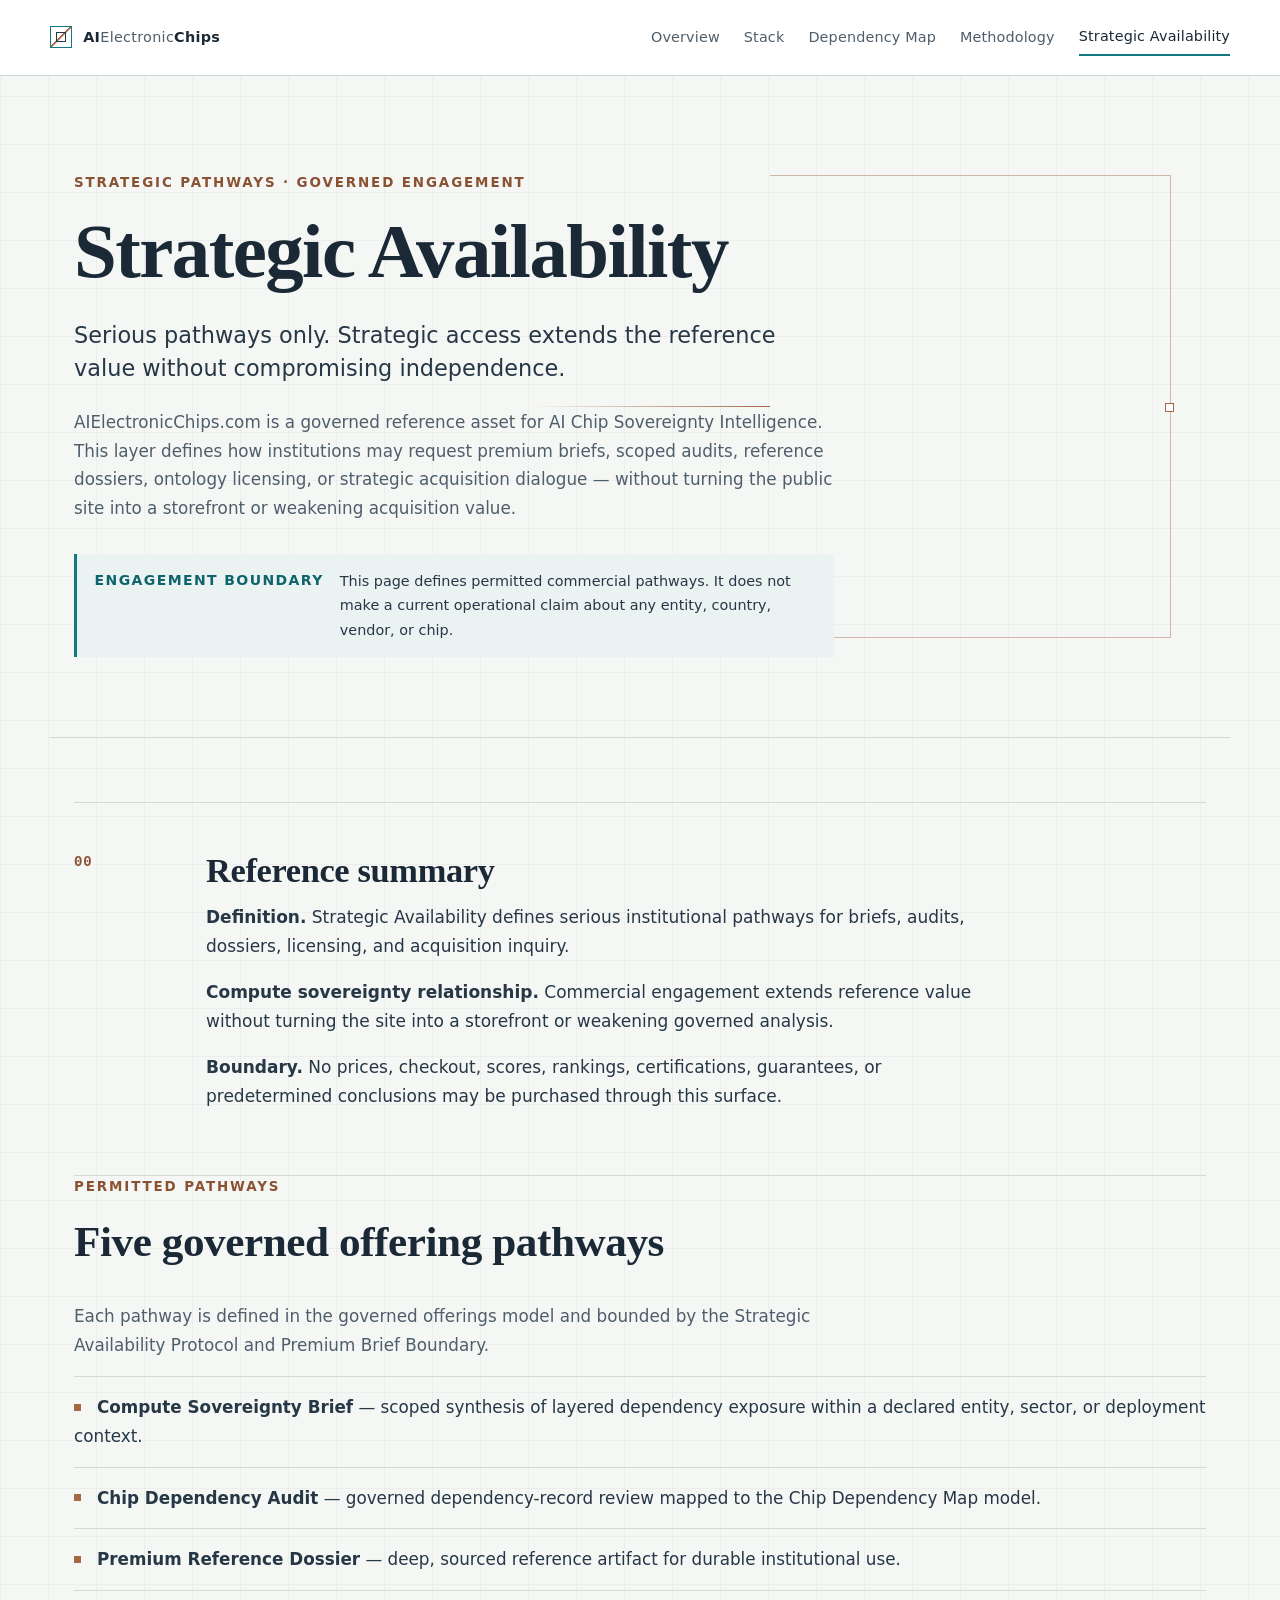
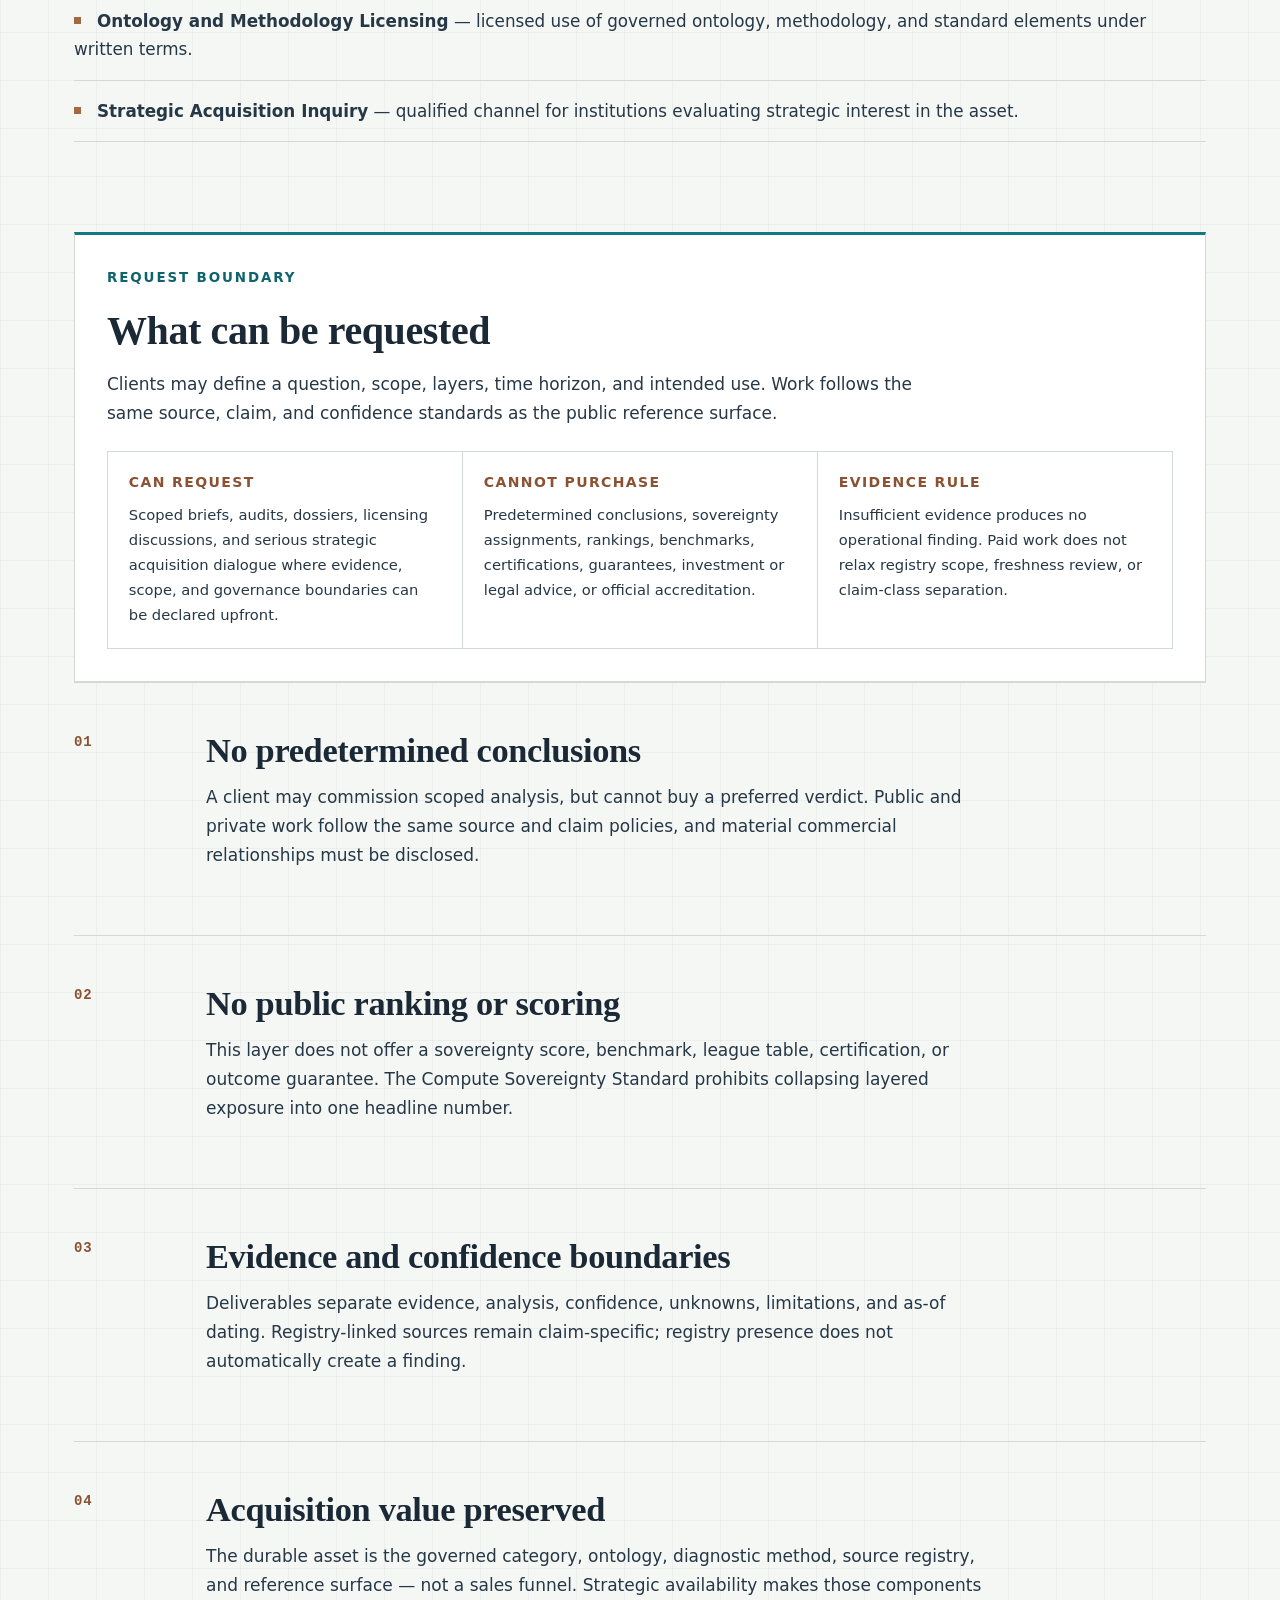
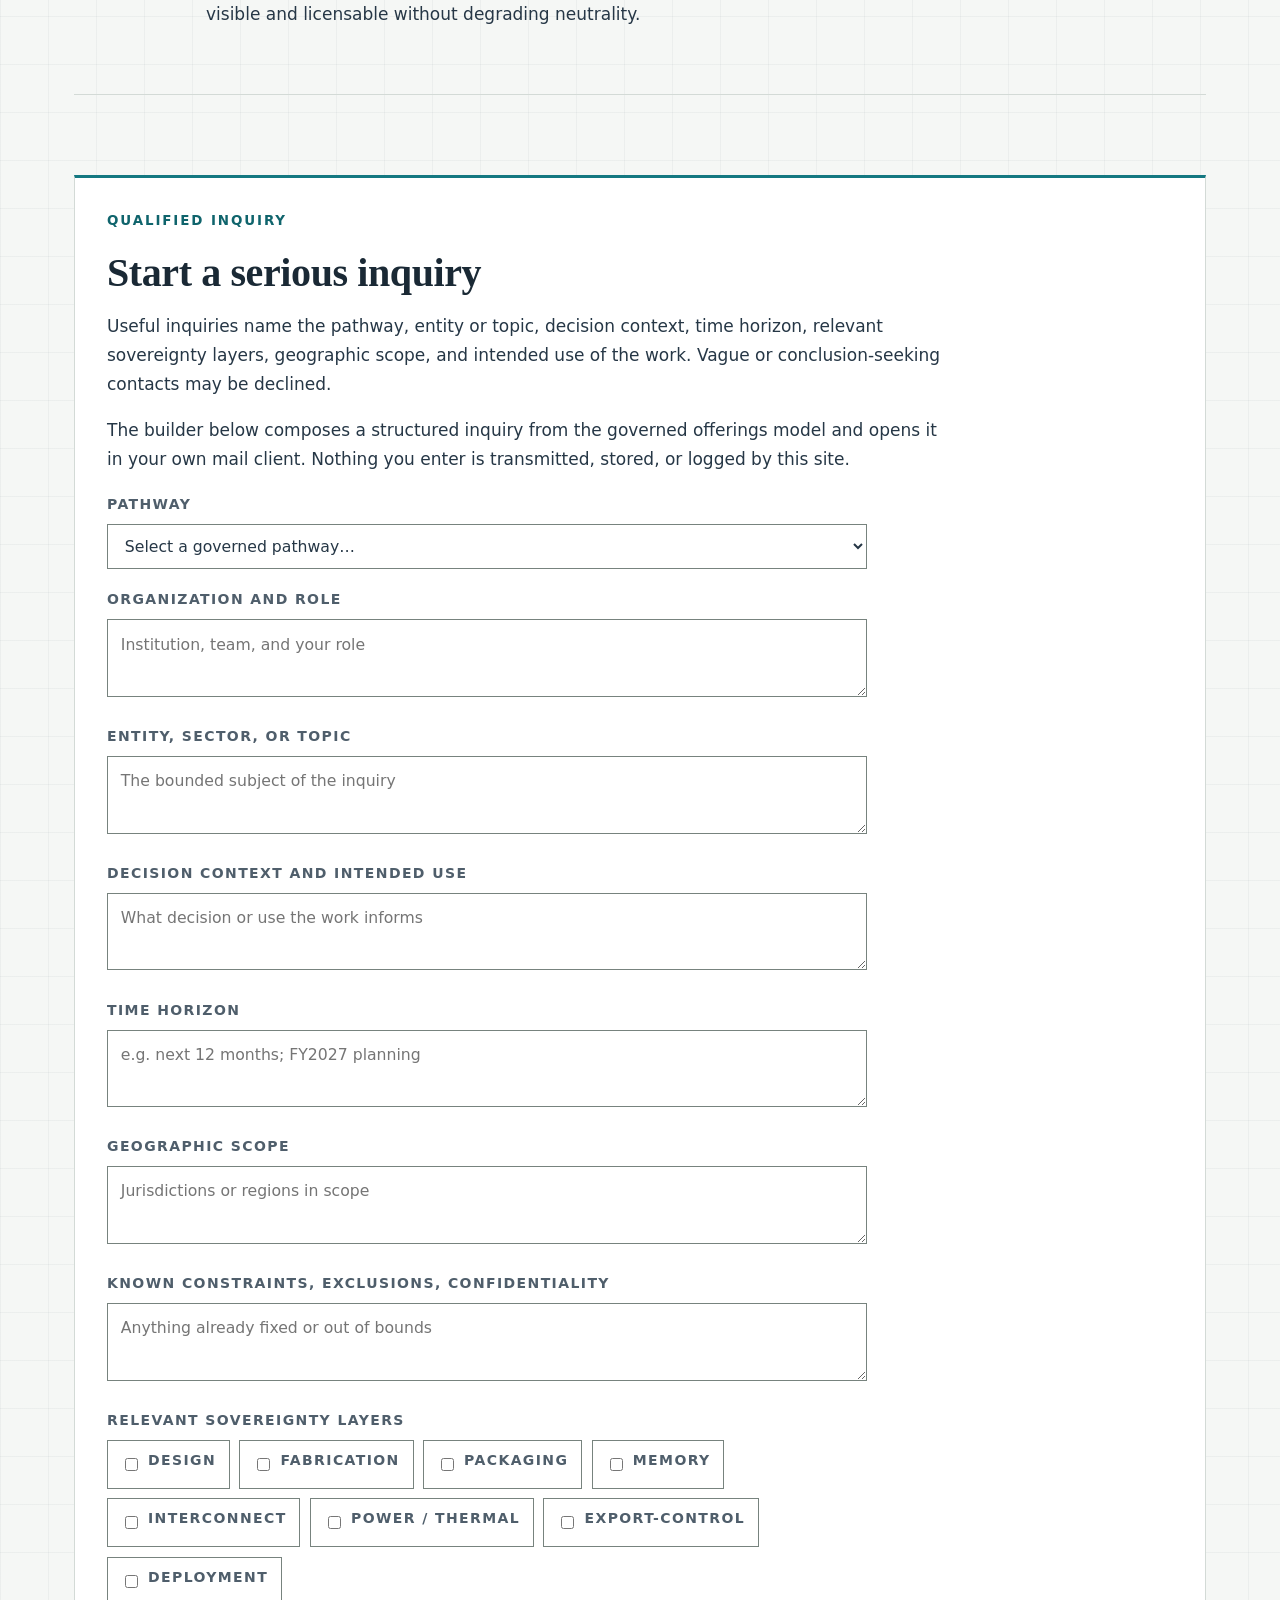
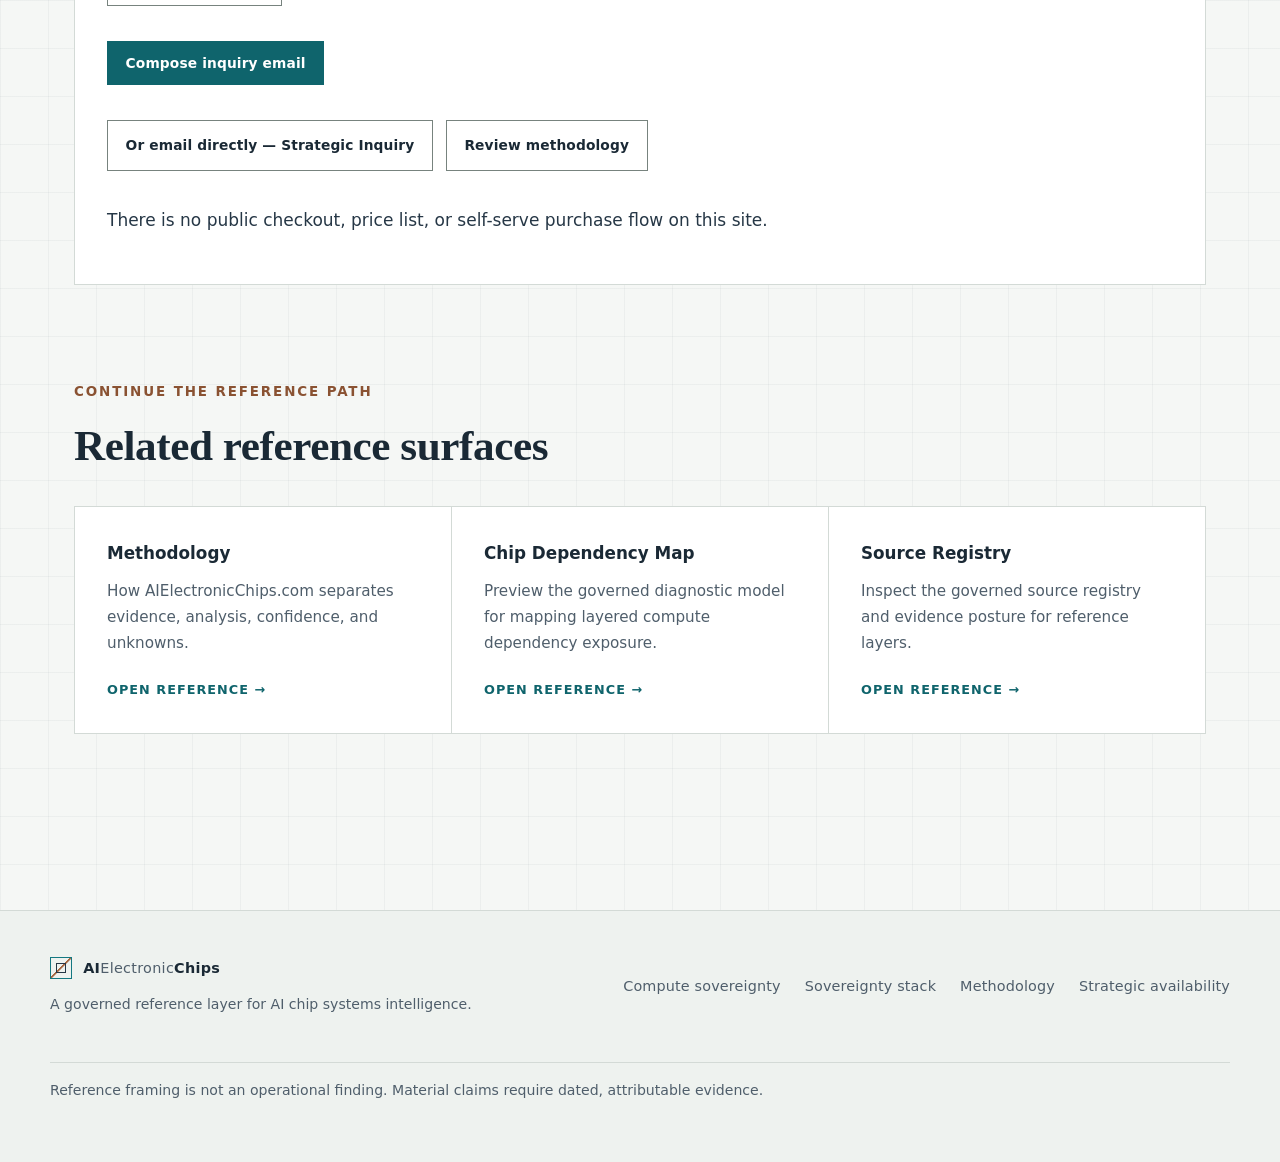
<file: strategic-availability/index.html>
<!doctype html>
<html lang="en">
<head>
  <meta charset="utf-8">
  <meta name="viewport" content="width=device-width, initial-scale=1">
  <title>Strategic Availability | AIElectronicChips.com</title>
  <meta name="description" content="Serious pathways for governed briefs, scoped audits, reference dossiers, licensing, and strategic acquisition inquiry.">
  <meta name="robots" content="index, follow">
  <link rel="canonical" href="https://aielectronicchips.com/strategic-availability/">
  <meta property="og:type" content="website">
  <meta property="og:site_name" content="AIElectronicChips.com">
  <meta property="og:title" content="Strategic Availability">
  <meta property="og:description" content="Serious pathways for governed briefs, scoped audits, reference dossiers, licensing, and strategic acquisition inquiry.">
  <meta property="og:url" content="https://aielectronicchips.com/strategic-availability/">
  <meta property="og:image" content="https://aielectronicchips.com/assets/og/strategic-availability.png">
  <meta property="og:image:width" content="1200">
  <meta property="og:image:height" content="630">
  <meta property="og:image:alt" content="AIElectronicChips.com — governed reference layer">
  <meta name="twitter:card" content="summary_large_image">
  <link rel="stylesheet" href="/assets/css/main.css">
  <link rel="stylesheet" href="/assets/css/evidence.css">
  <script type="application/ld+json">
{
  "@context": "https://schema.org",
  "@graph": [
    {
      "@type": "WebPage",
      "@id": "https://aielectronicchips.com/strategic-availability/#webpage",
      "url": "https://aielectronicchips.com/strategic-availability/",
      "name": "Strategic Availability",
      "description": "Serious institutional pathways for governed briefs, scoped audits, reference dossiers, licensing, and strategic acquisition inquiry.",
      "isPartOf": {
        "@id": "https://aielectronicchips.com/#website"
      },
      "inLanguage": "en",
      "breadcrumb": {
        "@type": "BreadcrumbList",
        "itemListElement": [
          {
            "@type": "ListItem",
            "position": 1,
            "name": "AIElectronicChips.com",
            "item": "https://aielectronicchips.com/"
          },
          {
            "@type": "ListItem",
            "position": 2,
            "name": "Strategic Availability",
            "item": "https://aielectronicchips.com/strategic-availability/"
          }
        ]
      }
    }
  ]
}
  </script>
</head>
<body>
  <a class="skip-link" href="#main">Skip to main content</a>
  <header class="site-header">
    <a class="brand" href="/" aria-label="AIElectronicChips.com home"><span class="brand-mark" aria-hidden="true"></span><span>AI<span>Electronic</span>Chips</span></a>
    <nav class="primary-nav" aria-label="Primary navigation"><a href="/">Overview</a><a href="/sovereignty-stack/">Stack</a><a href="/chip-dependency-map/">Dependency Map</a><a href="/methodology/">Methodology</a><a href="/strategic-availability/" aria-current="page">Strategic Availability</a></nav>
  </header>
  <main id="main">
    <header class="page-hero">
      <div class="trace" aria-hidden="true"></div>
      <p class="eyebrow">Strategic pathways · Governed engagement</p>
      <h1>Strategic Availability</h1>
      <p class="lead">Serious pathways only. Strategic access extends the reference value without compromising independence.</p>
      <p class="intro">AIElectronicChips.com is a governed reference asset for AI Chip Sovereignty Intelligence. This layer defines how institutions may request premium briefs, scoped audits, reference dossiers, ontology licensing, or strategic acquisition dialogue — without turning the public site into a storefront or weakening acquisition value.</p>
      <div class="framing-note"><strong>Engagement boundary</strong><span>This page defines permitted commercial pathways. It does not make a current operational claim about any entity, country, vendor, or chip.</span></div>
    </header>
    <div class="content-shell">
      <section class="reference-sections" aria-label="Reference authority summary">
        <article class="reference-block"><div class="block-index">00</div><div><h2>Reference summary</h2><p><strong>Definition.</strong> Strategic Availability defines serious institutional pathways for briefs, audits, dossiers, licensing, and acquisition inquiry.</p><p><strong>Compute sovereignty relationship.</strong> Commercial engagement extends reference value without turning the site into a storefront or weakening governed analysis.</p><p><strong>Boundary.</strong> No prices, checkout, scores, rankings, certifications, guarantees, or predetermined conclusions may be purchased through this surface.</p></div></article>
      </section>
      <section class="offerings" aria-labelledby="pathways-title">
        <div class="section-label">Permitted pathways</div>
        <h2 id="pathways-title">Five governed offering pathways</h2>
        <p class="intro">Each pathway is defined in the governed offerings model and bounded by the Strategic Availability Protocol and Premium Brief Boundary.</p>
        <ul aria-label="Strategic offering pathways">
          <li><strong>Compute Sovereignty Brief</strong> — scoped synthesis of layered dependency exposure within a declared entity, sector, or deployment context.</li>
          <li><strong>Chip Dependency Audit</strong> — governed dependency-record review mapped to the Chip Dependency Map model.</li>
          <li><strong>Premium Reference Dossier</strong> — deep, sourced reference artifact for durable institutional use.</li>
          <li><strong>Ontology and Methodology Licensing</strong> — licensed use of governed ontology, methodology, and standard elements under written terms.</li>
          <li><strong>Strategic Acquisition Inquiry</strong> — qualified channel for institutions evaluating strategic interest in the asset.</li>
        </ul>
      </section>
      <section class="evidence-posture" aria-labelledby="request-title">
        <div class="section-label blue">Request boundary</div>
        <h2 id="request-title">What can be requested</h2>
        <p class="evidence-intro">Clients may define a question, scope, layers, time horizon, and intended use. Work follows the same source, claim, and confidence standards as the public reference surface.</p>
        <div class="posture-grid">
          <article>
            <h3>Can request</h3>
            <p>Scoped briefs, audits, dossiers, licensing discussions, and serious strategic acquisition dialogue where evidence, scope, and governance boundaries can be declared upfront.</p>
          </article>
          <article>
            <h3>Cannot purchase</h3>
            <p>Predetermined conclusions, sovereignty assignments, rankings, benchmarks, certifications, guarantees, investment or legal advice, or official accreditation.</p>
          </article>
          <article>
            <h3>Evidence rule</h3>
            <p>Insufficient evidence produces no operational finding. Paid work does not relax registry scope, freshness review, or claim-class separation.</p>
          </article>
        </div>
      </section>
      <section class="reference-sections" aria-label="Strategic Availability reference sections">
        <article class="reference-block">
          <div class="block-index">01</div>
          <div>
            <h2>No predetermined conclusions</h2>
            <p>A client may commission scoped analysis, but cannot buy a preferred verdict. Public and private work follow the same source and claim policies, and material commercial relationships must be disclosed.</p>
          </div>
        </article>
        <article class="reference-block">
          <div class="block-index">02</div>
          <div>
            <h2>No public ranking or scoring</h2>
            <p>This layer does not offer a sovereignty score, benchmark, league table, certification, or outcome guarantee. The Compute Sovereignty Standard prohibits collapsing layered exposure into one headline number.</p>
          </div>
        </article>
        <article class="reference-block">
          <div class="block-index">03</div>
          <div>
            <h2>Evidence and confidence boundaries</h2>
            <p>Deliverables separate evidence, analysis, confidence, unknowns, limitations, and as-of dating. Registry-linked sources remain claim-specific; registry presence does not automatically create a finding.</p>
          </div>
        </article>
        <article class="reference-block">
          <div class="block-index">04</div>
          <div>
            <h2>Acquisition value preserved</h2>
            <p>The durable asset is the governed category, ontology, diagnostic method, source registry, and reference surface — not a sales funnel. Strategic availability makes those components visible and licensable without degrading neutrality.</p>
          </div>
        </article>
      </section>
      <section class="evidence-posture" aria-labelledby="inquiry-title">
        <div class="section-label blue">Qualified inquiry</div>
        <h2 id="inquiry-title">Start a serious inquiry</h2>
        <p class="evidence-intro">Useful inquiries name the pathway, entity or topic, decision context, time horizon, relevant sovereignty layers, geographic scope, and intended use of the work. Vague or conclusion-seeking contacts may be declined.</p>
        <p class="evidence-intro">The builder below composes a structured inquiry from the governed offerings model and opens it in your own mail client. Nothing you enter is transmitted, stored, or logged by this site.</p>
        <div id="sa-inquiry-root"></div>
        <div class="hero-actions">
          <a class="button" href="mailto:agent@sohadot.com?subject=AIElectronicChips.com%20%E2%80%94%20Strategic%20Inquiry">Or email directly — Strategic Inquiry</a>
          <a class="button" href="/methodology/">Review methodology</a>
        </div>
        <p class="evidence-intro">There is no public checkout, price list, or self-serve purchase flow on this site.</p>
      </section>
      <section class="related" aria-labelledby="related-title">
        <div class="section-label">Continue the reference path</div>
        <h2 id="related-title">Related reference surfaces</h2>
        <div class="related-grid">
          <a class="related-card" href="/methodology/"><strong>Methodology</strong><span>How AIElectronicChips.com separates evidence, analysis, confidence, and unknowns.</span><span class="text-link">Open reference →</span></a>
          <a class="related-card" href="/chip-dependency-map/"><strong>Chip Dependency Map</strong><span>Preview the governed diagnostic model for mapping layered compute dependency exposure.</span><span class="text-link">Open reference →</span></a>
          <a class="related-card" href="/sources/"><strong>Source Registry</strong><span>Inspect the governed source registry and evidence posture for reference layers.</span><span class="text-link">Open reference →</span></a>
        </div>
      </section>
    </div>
  </main>
  <footer class="site-footer">
    <div><a class="brand footer-brand" href="/"><span class="brand-mark" aria-hidden="true"></span><span>AI<span>Electronic</span>Chips</span></a><p>A governed reference layer for AI chip systems intelligence.</p></div>
    <nav aria-label="Footer navigation"><a href="/compute-sovereignty/">Compute sovereignty</a><a href="/sovereignty-stack/">Sovereignty stack</a><a href="/methodology/">Methodology</a><a href="/strategic-availability/">Strategic availability</a></nav>
    <p class="footer-note">Reference framing is not an operational finding. Material claims require dated, attributable evidence.</p>
  </footer>
  <script src="/assets/js/strategic-inquiry.js" defer></script>
</body>
</html>
</file>
<file: assets/css/main.css>
/* AIElectronicChips.com — "Luminous Silicon Atlas" visual system.
   Light, institutional reference design. Every token below is checked against
   WCAG AA on the surfaces it is used on (see design notes in the PR).
   Motifs carry meaning: the background grid is a wafer's die reticle; the
   copper rule is an interconnect trace; the eight-layer list is drawn as a
   cross-section joined by a vertical via, because the layers depend on one
   another. No external fonts, frameworks or scripts. */

:root {
  /* Surfaces */
  --bg: #f5f7f5;            /* page: pale silicon */
  --surface: #ffffff;       /* reading surfaces and cards */
  --surface-2: #eef2ef;     /* quiet bands: table heads, footer, panels */
  --tint: #eaf2f2;          /* teal-tinted callouts */
  /* Text */
  --ink: #263746;           /* body text, 11.4:1 on --bg */
  --ink-strong: #1a2935;    /* headings, 13.8:1 */
  --muted: #4f5e6b;         /* secondary text, 6.2:1 */
  /* Accents */
  --teal: #147881;          /* technology accent: graphics, large text, fills */
  --teal-ink: #0f646c;      /* links and small teal text, 6.4:1 */
  --copper: #a56843;        /* silicon/copper accent: graphics and rules only */
  --copper-ink: #8a5232;    /* small copper text, 5.9:1 */
  /* Lines */
  --line: #d3dad6;          /* dividers */
  --line-strong: #77837e;   /* control borders, 3:1 or better against surfaces */
  --focus: #0f646c;
  /* Rhythm */
  --max: 1180px;
  --measure: 72ch;
  --serif: Charter, "Bitstream Charter", "Iowan Old Style", "Palatino Linotype", Georgia, Cambria, serif;
  --sans: Inter, ui-sans-serif, system-ui, -apple-system, BlinkMacSystemFont, "Segoe UI", sans-serif;
  --mono: ui-monospace, SFMono-Regular, Menlo, Consolas, monospace;
  color-scheme: light;
}

* { box-sizing: border-box; }
html { scroll-behavior: smooth; }
body {
  margin: 0;
  background-color: var(--bg);
  color: var(--ink);
  font-family: var(--sans);
  font-size: 1.0625rem;
  line-height: 1.7;
  overflow-x: hidden;
  /* Die reticle: a faint 48px grid, as on a wafer map. */
  background-image:
    linear-gradient(rgba(38, 55, 70, .045) 1px, transparent 1px),
    linear-gradient(90deg, rgba(38, 55, 70, .045) 1px, transparent 1px);
  background-size: 48px 48px;
}

a { color: inherit; }
main p a, .reference-block li a:not([class]), main td a, main figcaption a, .footer-note a {
  color: var(--teal-ink);
  text-decoration: underline;
  text-decoration-thickness: 1px;
  text-underline-offset: .18em;
}
main p a:hover, .reference-block li a:not([class]):hover, main td a:hover { text-decoration-thickness: 2px; }

:focus-visible { outline: 2px solid var(--focus); outline-offset: 3px; }

.skip-link { position: absolute; left: 1rem; top: -5rem; background: var(--ink-strong); color: #fff; padding: .7rem 1rem; z-index: 20; }
.skip-link:focus { top: 1rem; }

/* ---------- Header ---------- */
.site-header {
  height: 76px;
  display: flex;
  align-items: center;
  justify-content: space-between;
  gap: 2rem;
  padding: 0 max(24px, calc((100vw - var(--max)) / 2));
  border-bottom: 1px solid var(--line);
  background: var(--surface);
}
.brand { display: flex; align-items: center; gap: .7rem; text-decoration: none; font-size: .9rem; font-weight: 700; letter-spacing: .02em; color: var(--ink-strong); }
.brand span span { color: var(--muted); font-weight: 500; }
/* Brand mark: a die on its substrate, crossed by one copper trace. */
.brand-mark {
  width: 22px; height: 22px; border: 1.5px solid var(--teal); position: relative; flex: none;
  background: linear-gradient(135deg, transparent 45%, var(--copper) 46%, var(--copper) 52%, transparent 53%);
}
.brand-mark:after { content: ""; position: absolute; inset: 5px; border: 1px solid var(--ink); }
.primary-nav, .site-footer nav { display: flex; gap: 1.5rem; align-items: center; }
.primary-nav a, .site-footer nav a { color: var(--muted); text-decoration: none; font-size: .9rem; letter-spacing: .01em; padding: .3rem 0; }
.primary-nav a:hover, .primary-nav a:focus-visible, .site-footer a:hover { color: var(--ink-strong); text-decoration: underline; text-underline-offset: .3em; }
.primary-nav a[aria-current=page] { color: var(--ink-strong); border-bottom: 2px solid var(--teal); }

/* ---------- Type ---------- */
h1, h2, h3, p { margin-top: 0; }
h1, h2 { font-family: var(--serif); color: var(--ink-strong); font-weight: 600; }
h3 { color: var(--ink-strong); }
h1 { font-size: clamp(2.6rem, 5.6vw, 4.6rem); line-height: 1.05; letter-spacing: -.02em; margin-bottom: 1.6rem; max-width: 980px; }
h2 { font-size: clamp(1.75rem, 3.4vw, 2.7rem); line-height: 1.15; letter-spacing: -.01em; }
h3 { font-size: 1.2rem; line-height: 1.35; letter-spacing: -.005em; }
.eyebrow, .section-label {
  text-transform: uppercase; letter-spacing: .14em; font-size: .84rem; font-weight: 700;
  color: var(--copper-ink); margin: 0 0 1.1rem; font-family: var(--sans);
}
.blue { color: var(--teal-ink); }
.nowrap { white-space: nowrap; }
.lead { font-size: clamp(1.15rem, 2vw, 1.4rem); line-height: 1.5; color: var(--ink); max-width: 760px; }
.intro { color: var(--muted); max-width: 760px; font-size: 1.05rem; }

/* ---------- Heroes ---------- */
.home-hero, .page-hero { max-width: var(--max); margin: auto; position: relative; }
.home-hero { min-height: 600px; display: grid; grid-template-columns: 1.25fr .75fr; align-items: center; gap: 5rem; padding: 80px 24px; }
.hero-copy { max-width: 760px; min-width: 0; }
.hero-actions { display: flex; gap: .8rem; flex-wrap: wrap; margin: 2.2rem 0; }
.button {
  display: inline-block; text-decoration: none; border: 1px solid var(--line-strong);
  padding: .8rem 1.1rem; font-size: .86rem; font-weight: 700; letter-spacing: .01em;
  background: var(--surface); color: var(--ink-strong); cursor: pointer; font-family: var(--sans);
}
.button:hover { border-color: var(--teal); color: var(--teal-ink); }
.button.primary { background: var(--teal-ink); color: #fff; border-color: var(--teal-ink); }
.button.primary:hover { background: #0b5057; border-color: #0b5057; color: #fff; }
.framing-note {
  display: flex; gap: 1rem; align-items: flex-start; border-left: 3px solid var(--teal);
  padding: .9rem 1.1rem; background: var(--tint); max-width: 760px; margin-top: 2rem;
}
.framing-note strong { font-size: .875rem; text-transform: uppercase; letter-spacing: .1em; color: var(--teal-ink); white-space: nowrap; }
.framing-note span { font-size: .9rem; color: var(--ink); }

/* Wafer: concentric die rings with the scribe cross; the core counts the eight layers. */
.wafer {
  aspect-ratio: 1; width: 100%; border: 1.5px solid var(--teal); border-radius: 50%;
  display: grid; place-items: center; position: relative; background-color: var(--surface);
  background-image:
    repeating-radial-gradient(circle at center, transparent 0 26px, rgba(165, 104, 67, .22) 27px 28px),
    linear-gradient(45deg, transparent 49.75%, rgba(20, 120, 129, .35) 50%, transparent 50.25%),
    linear-gradient(-45deg, transparent 49.75%, rgba(20, 120, 129, .25) 50%, transparent 50.25%);
}
.wafer:before, .wafer:after { content: ""; position: absolute; background: var(--copper); opacity: .7; }
.wafer:before { width: 112%; height: 1px; }
.wafer:after { width: 1px; height: 112%; }
.wafer-core {
  width: 43%; aspect-ratio: 1; background: var(--surface); border: 1.5px solid var(--copper);
  display: flex; flex-direction: column; align-items: center; justify-content: center; text-align: center; position: relative; z-index: 1;
}
.wafer-core span, .wafer-core small { font-size: .8rem; letter-spacing: .14em; color: var(--muted); font-family: var(--mono); }
.wafer-core strong { font-size: 3rem; font-weight: 600; line-height: 1.2; color: var(--ink-strong); font-family: var(--serif); }

/* ---------- Sections ---------- */
.home-section, .content-shell { max-width: var(--max); margin: auto; padding: 96px 24px; }
.home-section { border-top: 1px solid var(--line); }
.section-heading { display: flex; justify-content: space-between; gap: 3rem; align-items: end; margin-bottom: 3rem; }
.section-heading h2 { margin-bottom: 0; }
.section-heading p { max-width: 480px; color: var(--muted); margin-bottom: .2rem; }

/* Eight-layer stack: a cross-section joined by a vertical via. */
.stack { list-style: none; padding: 0; margin: 0; border-top: 1px solid var(--line); position: relative; background: var(--surface); }
.stack:before { content: ""; position: absolute; left: 31px; top: 0; bottom: 0; width: 2px; background: linear-gradient(var(--copper), var(--teal)); opacity: .55; }
.stack li { border-bottom: 1px solid var(--line); position: relative; }
.stack a { display: grid; grid-template-columns: 70px 1fr 30px; gap: 1rem; padding: 1.15rem .4rem 1.15rem 0; text-decoration: none; align-items: center; }
.stack a:hover, .stack a:focus-visible { background: linear-gradient(90deg, rgba(20, 120, 129, .07), transparent 70%); }
.layer-id, .block-index { font-family: var(--mono); font-size: .875rem; color: var(--copper-ink); letter-spacing: .06em; font-weight: 600; }
.stack .layer-id {
  justify-self: center; position: relative; z-index: 1; background: var(--surface); border: 1px solid var(--copper);
  padding: .15rem .35rem; line-height: 1.2;
}
.stack strong { display: block; font-size: 1.08rem; color: var(--ink-strong); }
.stack small { display: block; color: var(--muted); font-size: .88rem; }
.arrow { color: var(--teal-ink); }

.feature-grid, .related-grid { display: grid; grid-template-columns: repeat(3, 1fr); gap: 1px; background: var(--line); border: 1px solid var(--line); }
.feature-card, .related-card { background: var(--surface); padding: 2rem; text-decoration: none; }
.feature-card:hover, .feature-card:focus-visible, .related-card:hover, .related-card:focus-visible { background: #f9fbfb; box-shadow: inset 0 3px 0 var(--teal); }
.feature-card h3 { margin: 2rem 0 .8rem; }
.feature-card p, .related-card span { color: var(--muted); font-size: .95rem; }
.text-link { display: block; color: var(--teal-ink) !important; font-size: .8rem !important; font-weight: 700; text-transform: uppercase; letter-spacing: .08em; margin-top: 1.4rem; }

/* Diagnostic preview: two panes divided by a single trace line. */
.instrument-preview { display: grid; grid-template-columns: 1fr 1fr; gap: 5rem; background: var(--surface); border: 1px solid var(--line); position: relative; overflow: hidden; }
.instrument-preview:before { content: ""; position: absolute; inset: 0; background: linear-gradient(90deg, transparent 49.9%, rgba(20, 120, 129, .35) 50%, transparent 50.1%); pointer-events: none; }
.instrument-preview p { color: var(--muted); max-width: 600px; }
.preview-stack { display: flex; flex-direction: column; justify-content: center; gap: .55rem; padding-right: 2.5rem; } /* room for the stepped offset below */
.preview-stack span, .signal-grid span {
  border-left: 3px solid var(--teal); background: var(--surface-2); color: var(--ink-strong);
  padding: .7rem 1rem; font: 600 .74rem var(--mono); letter-spacing: .06em; transform: translateX(calc(var(--i) * 8px));
}
.preview-stack b { float: right; color: var(--muted); font-weight: 500; }

/* ---------- Reference pages ---------- */
.page-hero { padding: 96px 24px 80px; border-bottom: 1px solid var(--line); overflow: hidden; }
.page-hero h1 { font-size: clamp(2.6rem, 6vw, 4.8rem); max-width: 1000px; }
/* Interconnect trace: a routed copper line entering the page from the hero. */
.trace { position: absolute; right: 5%; top: 15%; width: 34%; height: 70%; border: 1px solid rgba(165, 104, 67, .45); border-left: 0; z-index: -1; }
.trace:after { content: ""; position: absolute; width: 60%; height: 1px; right: 100%; top: 50%; background: linear-gradient(90deg, transparent, var(--copper)); }
.trace:before { content: ""; position: absolute; width: 7px; height: 7px; right: -4px; top: calc(50% - 3px); background: var(--surface); border: 1px solid var(--copper); }
.content-shell { padding-top: 64px; }
.stack-panel, .offerings { margin-bottom: 90px; }
.stack-panel h2, .offerings h2 { max-width: 700px; }
.reference-sections { border-top: 1px solid var(--line); }
.reference-block { display: grid; grid-template-columns: 100px 1fr; gap: 2rem; border-bottom: 1px solid var(--line); padding: 3rem 0; }
.reference-block h2 { font-size: clamp(1.5rem, 2.8vw, 2.15rem); margin-bottom: .8rem; }
.reference-block p { color: var(--ink); max-width: var(--measure); }
.related { margin-top: 96px; }
.related h2 { margin-bottom: 2.2rem; }
.related-card { display: flex; flex-direction: column; }
.related-card strong { font-size: 1.05rem; margin-bottom: .7rem; color: var(--ink-strong); }
.signal-grid { display: grid; grid-template-columns: 1fr 1fr; gap: .6rem; align-content: center; }
.offerings ul { list-style: none; padding: 0; border-top: 1px solid var(--line); }
.offerings li { border-bottom: 1px solid var(--line); padding: 1rem 0; font-size: 1.05rem; }
.offerings li:before { content: ""; display: inline-block; width: 7px; height: 7px; background: var(--copper); margin: 0 1rem .15rem 0; }

/* ---------- Footer ---------- */
.site-footer {
  max-width: none; margin: 80px 0 0; border-top: 1px solid var(--line); background: var(--surface-2);
  padding: 45px max(24px, calc((100vw - var(--max)) / 2)) 60px; display: grid; grid-template-columns: 1fr auto; gap: 2rem;
}
.site-footer p { color: var(--muted); font-size: .88rem; margin: .8rem 0 0; }
.footer-note { grid-column: 1 / -1; border-top: 1px solid var(--line); padding-top: 1rem; }
.footer-brand { width: max-content; }

/* ---------- Chip Dependency Map engine ---------- */
.cdm-engine { margin-bottom: 90px; padding-top: 64px; border-top: 1px solid var(--line); }
.cdm-engine > p { color: var(--muted); max-width: 760px; }
#cdm-form { margin-top: 2.5rem; border-top: 1px solid var(--line); }
.cdm-question { border: 0; border-bottom: 1px solid var(--line); padding: 1.6rem 0; margin: 0; }
.cdm-question legend { padding: 0; font-size: 1.02rem; color: var(--ink-strong); max-width: 820px; margin-bottom: 1rem; font-weight: 600; }
.cdm-answers { display: flex; flex-wrap: wrap; gap: .6rem; }
.cdm-answer { display: inline-flex; align-items: center; gap: .45rem; border: 1px solid var(--line-strong); padding: .5rem .8rem; background: var(--surface); }
.cdm-answer:has(input:checked) { border-color: var(--teal-ink); background: var(--tint); box-shadow: inset 0 0 0 1px var(--teal-ink); }
.cdm-answer:has(input:focus-visible) { outline: 2px solid var(--focus); outline-offset: 2px; }
.cdm-answer label { font-size: .88rem; color: var(--ink); cursor: pointer; }
.cdm-answer input { accent-color: var(--teal-ink); cursor: pointer; }
.cdm-submit-row { padding: 1.8rem 0; }
.cdm-results { margin-top: 2rem; border-top: 1px solid var(--line); padding-top: 2.5rem; }
.cdm-results:empty { display: none; }
.cdm-results h2 { margin-bottom: 1rem; }
.cdm-notice { margin-bottom: 2rem; }
.cdm-confidence { margin-bottom: 2.5rem; }
.cdm-confidence p { color: var(--muted); max-width: 700px; margin-top: .6rem; }
.cdm-layers { display: grid; grid-template-columns: repeat(2, 1fr); gap: 1px; background: var(--line); border: 1px solid var(--line); margin-bottom: 2.5rem; }
.cdm-layer-card { background: var(--surface); padding: 1.4rem; }
.cdm-layer-card.touched { background: #f4f9f9; box-shadow: inset 3px 0 0 var(--teal); }
.cdm-layer-link { font-weight: 700; text-decoration: none; font-size: .98rem; color: var(--ink-strong); }
.cdm-layer-link:hover { color: var(--teal-ink); text-decoration: underline; }
.cdm-muted { color: var(--muted); font-size: .88rem; margin-top: .5rem; }
.cdm-exposure-list { list-style: none; padding: 0; margin: .6rem 0 0; font-size: .88rem; color: var(--muted); }
.cdm-exposure-list li { padding: .35rem 0; border-top: 1px solid var(--line); }
.cdm-exposure-list strong { color: var(--ink-strong); }
.cdm-artifacts { border-top: 1px solid var(--line); padding-top: 2rem; }
.cdm-artifact-list { list-style: none; padding: 0; margin: 1rem 0; }
.cdm-artifact-list li { padding: .6rem 0; border-bottom: 1px solid var(--line); font-size: .98rem; }

/* ---------- Strategic availability inquiry ---------- */
.sa-field { margin: 1.2rem 0; max-width: 760px; }
.sa-field label, .sa-layers legend { display: block; font-size: .875rem; text-transform: uppercase; letter-spacing: .1em; color: var(--muted); margin-bottom: .45rem; padding: 0; font-weight: 700; }
.sa-field select, .sa-field textarea {
  width: 100%; background: var(--surface); border: 1px solid var(--line-strong); color: var(--ink);
  font: inherit; font-size: .98rem; padding: .7rem .8rem;
}
.sa-field select:focus-visible, .sa-field textarea:focus-visible { outline: 2px solid var(--focus); outline-offset: 2px; border-color: var(--teal-ink); }
.sa-layers { border: 0; padding: 0; }
.sa-pathway-note { max-width: 760px; font-size: .9rem; }
.sa-preview { margin-top: 2rem; }
.sa-preview:empty { display: none; }
.sa-preview:focus:not(:focus-visible) { outline: none; }
.sa-preview-text {
  background: var(--surface); border: 1px solid var(--line); border-left: 3px solid var(--teal);
  padding: 1rem; font-size: .88rem; line-height: 1.6; white-space: pre-wrap; overflow-x: auto; max-width: 760px; color: var(--ink);
}

/* ---------- Responsive ---------- */
@media (max-width: 900px) {
  .primary-nav { display: none; }
  .home-hero { grid-template-columns: 1fr; min-height: auto; }
  .wafer { max-width: 380px; }
  .section-heading { display: block; }
  .section-heading p { margin-top: 1rem; }
  .feature-grid, .related-grid { grid-template-columns: 1fr; }
  .instrument-preview { grid-template-columns: 1fr; gap: 2rem; }
  .instrument-preview:before { display: none; }
  .site-footer { grid-template-columns: 1fr; }
  .site-footer nav { flex-wrap: wrap; }
}
@media (max-width: 600px) {
  body { font-size: 1rem; }
  .site-header { height: 64px; padding: 0 18px; }
  .home-hero, .page-hero, .home-section, .content-shell { padding-left: 18px; padding-right: 18px; }
  .home-hero { padding-top: 56px; padding-bottom: 56px; gap: 3rem; }
  .home-hero > * { min-width: 0; }
  .page-hero { padding-top: 64px; padding-bottom: 56px; }
  .trace { display: none; } /* the routed trace competes with text at phone width */
  .lead, .intro { overflow-wrap: anywhere; }
  .hero-actions { display: grid; }
  .button { text-align: center; }
  .framing-note { display: block; }
  .framing-note strong { display: block; margin-bottom: .4rem; white-space: normal; }
  .reference-block { grid-template-columns: 1fr; gap: .6rem; padding: 2.2rem 0; }
  .signal-grid { grid-template-columns: 1fr; }
  .preview-stack b { float: none; display: block; margin-top: .2rem; }
  .stack:before { left: 19px; }
  .stack a { grid-template-columns: 40px 1fr 20px; }
  .stack small { margin-top: .15rem; }
  .site-footer { padding-left: 18px; padding-right: 18px; }
  .site-footer nav { display: grid; gap: .7rem; }
  .cdm-layers { grid-template-columns: 1fr; }
  .cdm-answers { gap: .4rem; }
}
/* Navigation on narrow screens: the primary nav wraps onto its own row rather than disappearing. */
@media (max-width: 900px) {
  .site-header { height: auto; min-height: 64px; flex-wrap: wrap; row-gap: .2rem; padding-top: .8rem; padding-bottom: .6rem; }
  .primary-nav { display: flex; flex-wrap: wrap; gap: .25rem 1.1rem; width: 100%; }
  .primary-nav a { font-size: .9rem; padding: .35rem 0; }
}
/* Homepage first viewport. Tablet keeps the wafer as a compact side column;
   phones show the essentials (eyebrow, heading, lead, both actions) above the fold. */
@media (min-width: 601px) and (max-width: 900px) {
  .home-hero { grid-template-columns: 1fr 250px; gap: 2rem; padding-top: 56px; padding-bottom: 56px; }
  .home-hero .wafer { max-width: 250px; }
  .home-hero .framing-note { display: block; }
  .home-hero .framing-note strong { display: block; margin-bottom: .4rem; }
}
@media (max-width: 600px) {
  .site-header { padding-top: .55rem; padding-bottom: .35rem; row-gap: 0; }
  .primary-nav { gap: 0 1rem; }
  .primary-nav a { padding: .45rem 0; }
  .home-hero { padding-top: 32px; padding-bottom: 40px; gap: 0; }
  .home-hero .wafer { display: none; } /* decorative (aria-hidden); the eight layers are listed below */
  .home-hero h1 { font-size: 2.35rem; line-height: 1.08; margin-bottom: 1rem; }
  .home-hero .eyebrow { margin-bottom: .8rem; }
  .home-hero .lead { font-size: 1.08rem; margin-bottom: 0; }
  .home-hero .hero-actions { margin: 1.4rem 0 1.6rem; gap: .6rem; }
  .home-hero .button { min-height: 48px; display: flex; align-items: center; justify-content: center; }
  .home-hero .framing-note { margin-top: 0; }
}
@media (prefers-reduced-motion: reduce) {
  html { scroll-behavior: auto; }
  *, *:before, *:after { transition: none !important; animation: none !important; }
}
</file>
<file: assets/css/evidence.css>
/* Evidence surfaces: source posture, registry IDs, evidence classes, tables,
   references and technical figures. Uses the tokens defined in main.css. */

.evidence-posture {
  margin-top: 80px;
  border: 1px solid var(--line);
  border-top: 3px solid var(--teal);
  background: var(--surface);
  padding: 2rem;
}
.evidence-posture h2 { font-size: clamp(1.7rem, 3.4vw, 2.5rem); margin-bottom: 1rem; }
.evidence-intro { color: var(--ink); max-width: 850px; }

/* Registry IDs render as identifiers: monospace chips with a teal (active) or copper (pending) edge. */
.source-id-list { display: flex; flex-wrap: wrap; gap: .55rem; list-style: none; padding: 0; margin: 1.7rem 0; }
.source-id-list li {
  border: 1px solid var(--line);
  border-left: 3px solid var(--teal);
  background: var(--surface-2);
  color: var(--ink-strong);
  padding: .5rem .7rem;
  font: 600 .76rem var(--mono);
  letter-spacing: .02em;
  overflow-wrap: anywhere;
}
.source-id-list .pending { border-left-color: var(--copper); border-left-style: dashed; background: #fbf5f0; }

.posture-grid { display: grid; grid-template-columns: repeat(3, 1fr); gap: 1px; background: var(--line); border: 1px solid var(--line); margin-top: 1.5rem; }
.posture-grid article { background: var(--surface); padding: 1.3rem; }
.posture-grid h3 { font-size: .875rem; text-transform: uppercase; letter-spacing: .1em; color: var(--copper-ink); margin-bottom: .6rem; }
.posture-grid p { color: var(--ink); font-size: .92rem; margin: 0; }

.evidence-link { display: inline-block; margin-top: 1.5rem; color: var(--teal-ink); font-size: .8rem; font-weight: 700; text-transform: uppercase; letter-spacing: .08em; text-decoration: none; }
.evidence-link:hover, .evidence-link:focus-visible { text-decoration: underline; text-underline-offset: .25em; }

@media (max-width: 900px) { .posture-grid { grid-template-columns: 1fr; } }
@media (max-width: 600px) { .evidence-posture { padding: 1.25rem; margin-top: 55px; } }

/* ---------- Evidence-classified reference content (HBM Evidence Release 001) ---------- */
.reference-block > div { min-width: 0; }
.ref-toc { border: 1px solid var(--line); background: var(--surface); padding: 1.2rem 1.4rem; margin-bottom: 3rem; }
.ref-toc h2 { font: 700 .76rem var(--sans); text-transform: uppercase; letter-spacing: .12em; color: var(--copper-ink); margin-bottom: .8rem; }
.ref-toc ol { margin: 0; padding-left: 1.3rem; columns: 2; column-gap: 2.5rem; font-size: .95rem; }
.ref-toc li { margin: .25rem 0; break-inside: avoid; }
.ref-toc a { color: var(--teal-ink); text-decoration: none; }
.ref-toc a:hover, .ref-toc a:focus-visible { text-decoration: underline; text-underline-offset: .2em; }

/* Evidence classes: each has a distinct letter, colour and fill, so the class
   never depends on colour alone. Text colours are AA on white and on --bg. */
.class-legend { display: flex; flex-wrap: wrap; gap: .5rem 1.4rem; list-style: none; padding: 0; margin: 1.2rem 0 0; font-size: .9rem; color: var(--ink); max-width: 980px; }
.tag {
  display: inline-block; min-width: 1.6rem; text-align: center;
  font: 700 .72rem var(--mono); letter-spacing: .04em;
  padding: .08rem .32rem; border: 1px solid currentColor; border-radius: 2px;
  margin-right: .35rem; vertical-align: .08em; text-decoration: none;
}
.tag-s { color: #1e5b86; background: #eaf2f8; }
.tag-a { color: #8a5232; background: #f8efe8; }
.tag-c { color: #5a6612; background: #f2f4e4; }
.tag-u { color: #a23838; background: #f9ecec; border-style: dashed; }

.reference-block .detail { color: var(--ink); max-width: var(--measure); }
.reference-block ul.detail { padding-left: 1.2rem; }
.reference-block ul.detail li { margin: .45rem 0; }
.reference-block h3 { margin: 1.8rem 0 .6rem; font-size: 1.1rem; }
.cite { font: 600 .74rem var(--mono); color: var(--teal-ink); text-decoration: none; vertical-align: .22em; padding: 0 .08em; }
.cite:hover, .cite:focus-visible { text-decoration: underline; }

/* Tables scroll inside their own frame on narrow screens. */
.table-scroll { overflow-x: auto; margin: 1.4rem 0; border: 1px solid var(--line); max-width: 100%; background: var(--surface); }
.data-table { width: 100%; border-collapse: collapse; font-size: .9rem; min-width: 640px; line-height: 1.55; }
.data-table caption { text-align: left; padding: .8rem 1rem; color: var(--muted); font-size: .86rem; border-bottom: 1px solid var(--line); caption-side: top; }
.data-table th, .data-table td { border-bottom: 1px solid var(--line); padding: .7rem .85rem; text-align: left; vertical-align: top; }
.data-table thead th { background: var(--surface-2); color: var(--copper-ink); font-size: .875rem; text-transform: uppercase; letter-spacing: .08em; border-bottom: 2px solid var(--line-strong); }
.data-table tbody th { color: var(--ink-strong); font-weight: 600; width: 18%; background: #fafbfa; }
.data-table td { color: var(--ink); }
.data-table tbody tr:hover td, .data-table tbody tr:hover th { background: #f4f8f8; }
.data-table tr:last-child td, .data-table tr:last-child th { border-bottom: 0; }
.num { font-variant-numeric: tabular-nums; white-space: nowrap; }

/* Cross-section figures (HBM stack, packaging architectures): copper for DRAM and TSVs,
   teal for silicon logic, interposers and bridges, grey for organic RDL and substrate. */
.hbm-figure, .ref-figure { margin: 1.6rem 0; border: 1px solid var(--line); background: var(--surface); padding: 1rem; }
.hbm-figure .figure-frame, .ref-figure .figure-frame { overflow-x: auto; }
.hbm-figure svg, .ref-figure svg { display: block; width: 100%; height: auto; max-width: 860px; }
.hbm-figure figcaption, .ref-figure figcaption { color: var(--muted); font-size: .88rem; margin-top: .8rem; max-width: 820px; }
.hbm-figure .f-sub, .ref-figure .f-sub { fill: #e7ece9; stroke: var(--line-strong); }
.hbm-figure .f-int, .ref-figure .f-int { fill: #dcebec; stroke: var(--teal); }
.hbm-figure .f-xpu, .ref-figure .f-xpu { fill: #ffffff; stroke: var(--teal-ink); stroke-width: 1.5; }
.hbm-figure .f-dram, .ref-figure .f-dram { fill: #f6e9df; stroke: var(--copper); }
.hbm-figure .f-base, .ref-figure .f-base { fill: #e2f0f1; stroke: var(--teal-ink); stroke-width: 1.5; }
.hbm-figure .f-tsv, .ref-figure .f-tsv { stroke: var(--copper-ink); stroke-width: 1.4; }
.hbm-figure .f-bump, .ref-figure .f-bump { fill: var(--muted); }
.hbm-figure .f-lbl, .ref-figure .f-lbl { fill: var(--ink-strong); font: 700 12px var(--mono); }
.hbm-figure .f-note, .ref-figure .f-note { fill: var(--muted); font: 500 11.5px var(--sans); }
.hbm-figure .f-lead, .ref-figure .f-lead { stroke: var(--muted); stroke-width: 1; fill: none; }
.ref-figure .f-rdl { fill: #f1f3f1; stroke: var(--line-strong); }
.ref-figure .f-rdl-line { stroke: var(--muted); stroke-width: 1; }
.ref-figure .f-lsi { fill: #cfe5e7; stroke: var(--teal-ink); stroke-width: 1.5; }
.ref-figure .f-panel { fill: var(--ink-strong); font: 700 13px var(--sans); }
/* Bandwidth-tier chart: vendor-stated values solid; calculated values light with a dashed edge. */
.ref-figure .f-bar { fill: var(--teal); }
.ref-figure .f-bar-calc { fill: #e2f0f1; stroke: var(--teal-ink); stroke-width: 1.5; stroke-dasharray: 4 3; }
.ref-figure .f-grid { stroke: var(--line); stroke-width: 1; }
.ref-figure .f-axis { fill: var(--muted); font: 500 11px var(--sans); }
.ref-figure .f-val { fill: var(--ink-strong); font: 600 12px var(--sans); }

.ref-list { padding-left: 1.6rem; font-size: .92rem; color: var(--ink); }
.ref-list li { margin: .75rem 0; scroll-margin-top: 1rem; }
.ref-list li:target { background: var(--tint); outline: 1px solid var(--teal); outline-offset: 4px; }
.ref-list code { font-size: .82rem; color: var(--ink-strong); background: var(--surface-2); padding: .05rem .3rem; }
.ref-list a { color: var(--teal-ink); overflow-wrap: anywhere; }
.unresolved-list { padding-left: 1.3rem; }
.unresolved-list li { margin: .8rem 0; color: var(--ink); max-width: var(--measure); }
.unresolved-list strong { color: var(--ink-strong); }

@media (max-width: 700px) {
  .ref-toc ol { columns: 1; }
  .data-table { font-size: .9rem; }
  /* Keep the diagram's labels legible: hold a minimum drawing width and scroll. */
  .hbm-figure svg, .ref-figure svg { min-width: 620px; }
}

/* Horizontal scrollers show an edge shadow while more content lies beyond the edge. */
.table-scroll, .hbm-figure .figure-frame, .ref-figure .figure-frame {
  background:
    linear-gradient(90deg, var(--surface) 30%, rgba(255, 255, 255, 0)) left / 32px 100% no-repeat local,
    linear-gradient(270deg, var(--surface) 30%, rgba(255, 255, 255, 0)) right / 32px 100% no-repeat local,
    radial-gradient(farthest-side at 0 50%, rgba(38, 55, 70, .2), transparent) left / 12px 100% no-repeat scroll,
    radial-gradient(farthest-side at 100% 50%, rgba(38, 55, 70, .2), transparent) right / 12px 100% no-repeat scroll,
    var(--surface);
}
@media (max-width: 700px) {
  .hbm-figure:before, .ref-figure:before { content: "Scroll the drawing sideways to see the full cross-section."; display: block; font-size: .84rem; color: var(--muted); margin-bottom: .5rem; }
}

/* Cross-layer research pathways (IDE-007) */
.visually-hidden { position: absolute; width: 1px; height: 1px; padding: 0; margin: -1px; overflow: hidden; clip: rect(0 0 0 0); white-space: nowrap; border: 0; }
.pathway-boundary { margin: 1.2rem 0; }
.pathway-chooser ol { list-style: none; padding: 0; margin: 1.2rem 0; border-top: 1px solid var(--line); }
.pathway-chooser li { border-bottom: 1px solid var(--line); }
.pathway-chooser a { display: grid; grid-template-columns: 2.4rem 1fr; gap: .8rem; padding: .9rem .4rem .9rem 0; text-decoration: none; }
.pathway-chooser a:hover, .pathway-chooser a:focus-visible { background: linear-gradient(90deg, rgba(20, 120, 129, .07), transparent 70%); }
.pathway-chooser strong { display: block; color: var(--ink-strong); }
.pathway-chooser small { display: block; color: var(--muted); font-size: .9rem; margin-top: .2rem; }
.pathway-question { font-size: 1.05rem; color: var(--ink-strong); max-width: var(--measure); border-left: 3px solid var(--teal); padding-left: .9rem; }
.pathway-scope { display: grid; grid-template-columns: max-content 1fr; gap: .35rem 1rem; margin: 1rem 0 1.4rem; font-size: .92rem; max-width: 900px; }
.pathway-scope dt { color: var(--muted); font-weight: 600; }
.pathway-scope dd { margin: 0; }
.pathway-steps { list-style: none; padding: 0; margin: 0 0 1.6rem; counter-reset: none; border-top: 1px solid var(--line); max-width: 900px; }
.pathway-steps > li { border-bottom: 1px solid var(--line); padding: 1rem 0; }
.step-head { display: flex; flex-wrap: wrap; align-items: baseline; gap: .6rem; }
.step-head h4 { margin: 0; font-size: 1rem; color: var(--ink-strong); }
.step-no { font-family: var(--mono); font-size: .85rem; font-weight: 600; color: var(--copper-ink); min-width: 2.2rem; }
.step-link { margin: .3rem 0 .5rem; }
.evidence-trace { margin-top: .4rem; font-size: .9rem; }
.evidence-trace summary { cursor: pointer; color: var(--teal-ink); font-weight: 600; padding: .25rem 0; }
.evidence-trace summary:focus-visible { outline: 2px solid var(--teal-ink); outline-offset: 2px; }
.evidence-trace dl { display: grid; grid-template-columns: max-content 1fr; gap: .4rem 1rem; margin: .6rem 0 0; padding: .8rem; background: var(--surface-2); border: 1px solid var(--line); }
.evidence-trace dt { color: var(--muted); font-weight: 600; }
.evidence-trace dd { margin: 0; overflow-wrap: anywhere; }
.evidence-trace ul { margin: 0; padding-left: 1.1rem; }
.evidence-trace code, .pathway code, .pathway-scope code { font-size: .82rem; overflow-wrap: anywhere; }
.muted { color: var(--muted); }
@media (max-width: 640px) {
  .pathway-scope, .evidence-trace dl { grid-template-columns: 1fr; }
  .pathway-scope dt, .evidence-trace dt { margin-top: .4rem; }
}

/* Research workbench (IDE-010): catalog, local collection controls, and print checklist. */
.wb-meta { font-size: .85rem; color: var(--muted); margin: .25rem 0 .4rem; }
.wb-avail { font-size: .85rem; color: var(--muted); }
.wb-doc, .wb-why { max-width: var(--measure); margin: .3rem 0; }
.wb-definitions { display: grid; grid-template-columns: max-content 1fr; gap: .35rem 1rem; margin: .6rem 0 1.2rem; font-size: .92rem; max-width: 900px; }
.wb-definitions dt { font-weight: 600; color: var(--ink-strong); }
.wb-definitions dd { margin: 0; overflow-wrap: anywhere; }
.wb-stages { display: flex; flex-wrap: wrap; gap: .4rem; list-style: none; padding: 0; margin: .6rem 0 1rem; font-size: .9rem; counter-reset: stage; }
.wb-stages li { counter-increment: stage; border: 1px solid var(--line); background: var(--surface); padding: .3rem .6rem; }
.wb-stages li::before { content: counter(stage) ". "; font-family: var(--mono); color: var(--copper-ink); }
.wb-toolbar { display: flex; flex-wrap: wrap; align-items: center; gap: .5rem; margin: 1rem 0; }
.wb-toolbar[hidden] { display: none; }
.wb-toolbar .button { font: inherit; font-size: .9rem; cursor: pointer; }
.wb-toolbar .button:focus-visible { outline: 2px solid var(--teal-ink); outline-offset: 2px; }
.wb-toolbar-status { flex-basis: 100%; margin: 0; font-size: .85rem; color: var(--muted); min-height: 1.2em; }
.wb-controls fieldset { border: 1px solid var(--line); margin: .7rem 0 0; padding: .6rem .8rem .8rem; display: flex; flex-wrap: wrap; gap: .3rem 1.2rem; }
.wb-controls legend { font-size: .85rem; font-weight: 600; color: var(--ink-strong); padding: 0 .3rem; }
.wb-option { display: inline-flex; align-items: center; gap: .35rem; font-size: .9rem; min-height: 44px; }
.wb-option input { width: 1.1rem; height: 1.1rem; margin: 0; accent-color: var(--teal-ink); }
.wb-option input:focus-visible { outline: 2px solid var(--teal-ink); outline-offset: 2px; }
.wb-note-label { flex-basis: 100%; font-size: .85rem; color: var(--muted); margin-top: .2rem; }
.wb-controls textarea { flex-basis: 100%; width: 100%; max-width: 100%; font: inherit; font-size: .9rem; padding: .4rem; border: 1px solid var(--line); background: var(--surface); color: var(--ink); resize: vertical; }
.wb-controls textarea:focus-visible { outline: 2px solid var(--teal-ink); outline-offset: 1px; }
@media (max-width: 640px) {
  .wb-definitions { grid-template-columns: 1fr; }
  .wb-definitions dt { margin-top: .4rem; }
}
/* Documentary preflight (IDE-015): Workflow C record attributes, gap explanation, packet export and print. */
.wb-preflight { border-top: 1px solid var(--line); margin-top: 2rem; padding-top: 1.2rem; }
.wb-preflight h3 { margin-top: 0; }
.pf-picker { display: flex; flex-wrap: wrap; align-items: center; gap: .5rem 1rem; margin: 1rem 0 .4rem; }
.pf-picker[hidden], .pf-toolbar[hidden], .pf-result[hidden], .pf-req[hidden] { display: none; }
.pf-picker label { font-weight: 600; color: var(--ink-strong); }
.pf-picker select { font: inherit; font-size: .95rem; min-height: 44px; max-width: 100%; padding: .3rem .5rem; border: 1px solid var(--line-strong); background: var(--surface); color: var(--ink); }
.pf-picker select:focus-visible { outline: 2px solid var(--teal-ink); outline-offset: 2px; }
.pf-toolbar { display: flex; flex-wrap: wrap; align-items: center; gap: .5rem; margin: .6rem 0 1rem; }
.pf-toolbar .button, .wb-controls .button { font: inherit; font-size: .9rem; cursor: pointer; }
.wb-controls > .button { margin-top: .6rem; }
.pf-req { border: 1px solid var(--line); background: var(--surface); padding: .9rem 1rem 1rem; margin: 1rem 0; }
.pf-req h4 { margin: 0 0 .6rem; }
.pf-summary { display: grid; grid-template-columns: max-content 1fr; gap: .35rem 1rem; margin: 0 0 1rem; font-size: .92rem; }
.pf-summary dt { font-weight: 600; color: var(--ink-strong); }
.pf-summary dd { margin: 0; overflow-wrap: anywhere; }
.pf-summary ul, .pf-result ul { margin: 0; padding-left: 1.2rem; }
.pf-record { border-left: 3px solid var(--teal); padding: .2rem 0 .2rem .9rem; margin: 1rem 0; }
.pf-record h5, .pf-substitutes h5, .pf-errors h5, .pf-deps h5, .pf-result h5 { margin: .2rem 0 .4rem; font-size: .98rem; }
.pf-record-meta, .pf-dne { font-size: .9rem; margin: .3rem 0; max-width: var(--measure); }
.pf-attrs { list-style: none; padding: 0; margin: .5rem 0 0; }
.pf-attr { padding: .5rem 0; border-top: 1px solid var(--line); font-size: .92rem; overflow-wrap: anywhere; }
.pf-options { border: 0; margin: .3rem 0 0; padding: 0; display: flex; flex-wrap: wrap; gap: 0 1.1rem; min-width: 0; }
.pf-options legend { font-size: .82rem; color: var(--muted); padding: 0; margin-bottom: .1rem; }
.pf-doc-controls .pf-options { border: 1px solid var(--line); padding: .4rem .7rem .5rem; margin: .5rem 0; }
.pf-substitutes, .pf-errors, .pf-deps { font-size: .92rem; margin-top: 1rem; }
.pf-dep-rule, .pf-no-state { font-size: .9rem; color: var(--muted); }
.pf-result { margin-top: 1.2rem; padding: .8rem 1rem; background: var(--tint); border: 1px solid var(--line); font-size: .92rem; overflow-wrap: anywhere; }
.pf-result h6 { font-size: .95rem; margin: .8rem 0 .3rem; }
.pf-result-head { font-weight: 600; color: var(--ink-strong); margin: .6rem 0 .2rem; }
.pf-complete { border-left: 3px solid var(--copper); padding-left: .7rem; }
@media (max-width: 640px) {
  .pf-summary { grid-template-columns: 1fr; }
  .pf-summary dt { margin-top: .4rem; }
  .pf-req { padding: .8rem .7rem; }
}
@media print {
  .site-header, .site-footer, .skip-link, .related, .wb-toolbar, .pathway-chooser, .page-hero .trace { display: none !important; }
  body[data-print-workflow] .wb-workflow { display: none; }
  body[data-print-workflow="workflow-hbm4-integration"] #workflow-hbm4-integration,
  body[data-print-workflow="workflow-bandwidth-comparison"] #workflow-bandwidth-comparison,
  body[data-print-workflow="workflow-rack-deployment"] #workflow-rack-deployment { display: block; }
  body[data-print-workflow] #workbench-guide { display: none; }
  .pf-picker, .pf-toolbar, .wb-controls > .button { display: none !important; }
  body[data-print-preflight] .wb-workflow > div > :not(.wb-preflight):not(h2) { display: none; }
  .pf-req, .pf-record { break-inside: avoid-page; }
  .evidence-trace > dl { display: block; }
  .wb-req { break-inside: avoid; }
  .wb-controls textarea { border: 1px solid #000; }
  a[href^="/"]::after { content: " (aielectronicchips.com" attr(href) ")"; font-size: .75em; }
}

/* Institutional Evidence Navigator (IDE-017): source inventory on /sources/, local filters and export. */
.nav-controls { border: 1px solid var(--line); background: var(--surface); padding: .9rem 1rem 1rem; margin: 1rem 0; }
.nav-controls[hidden], .nav-empty[hidden], .nav-source[hidden] { display: none; }
.nav-filter-groups { display: grid; grid-template-columns: repeat(auto-fit, minmax(240px, 1fr)); gap: .6rem 1.2rem; }
.nav-group { border: 0; margin: 0; padding: 0; min-width: 0; display: flex; flex-direction: column; }
.nav-group legend { font-size: .85rem; font-weight: 600; color: var(--ink-strong); padding: 0; margin-bottom: .2rem; }
.nav-group .wb-option { min-height: 32px; }
.nav-mode { display: flex; flex-wrap: wrap; gap: 0 1rem; margin-top: .3rem; border-top: 1px solid var(--line); padding-top: .2rem; }
.nav-field { display: block; font-size: .85rem; font-weight: 600; color: var(--ink-strong); margin: .7rem 0 .25rem; }
.nav-controls select, .nav-controls input[type="search"] { font: inherit; font-size: .95rem; min-height: 44px; width: 100%; max-width: 32rem; padding: .3rem .5rem; border: 1px solid var(--line-strong); background: var(--surface); color: var(--ink); }
.nav-controls select:focus-visible, .nav-controls input:focus-visible { outline: 2px solid var(--teal-ink); outline-offset: 2px; }
.nav-toolbar { display: flex; flex-wrap: wrap; align-items: center; gap: .5rem; margin-top: .9rem; }
.nav-toolbar .button { font: inherit; font-size: .9rem; cursor: pointer; }
.nav-count { font-weight: 600; color: var(--ink-strong); margin: .6rem 0; }
.nav-empty { border-left: 3px solid var(--copper); padding-left: .7rem; }
.nav-list { list-style: none; padding: 0; margin: 0; }
.nav-source { border: 1px solid var(--line); background: var(--surface); padding: .8rem 1rem; margin: .7rem 0; overflow-wrap: anywhere; }
.nav-title { font-size: 1rem; margin: 0 0 .3rem; }
.nav-meta, .nav-links { font-size: .88rem; color: var(--muted); margin: .2rem 0; }
.nav-pending { color: var(--copper-ink); font-weight: 600; }
.nav-fields { display: grid; grid-template-columns: max-content 1fr; gap: .3rem 1rem; font-size: .9rem; margin: .5rem 0; }
.nav-fields dt { font-weight: 600; color: var(--ink-strong); }
.nav-fields dd { margin: 0; min-width: 0; }
.nav-fields ul { margin: 0; padding-left: 1.1rem; }
.nav-layers, .nav-claims { display: flex; flex-wrap: wrap; gap: .2rem .9rem; list-style: none; padding-left: 0 !important; }
@media (max-width: 640px) {
  .nav-fields { grid-template-columns: 1fr; }
  .nav-fields dt { margin-top: .35rem; }
  .nav-source { padding: .7rem; }
}
@media print {
  .nav-controls { display: none !important; }
  .nav-source { break-inside: avoid; }
}
</file>
